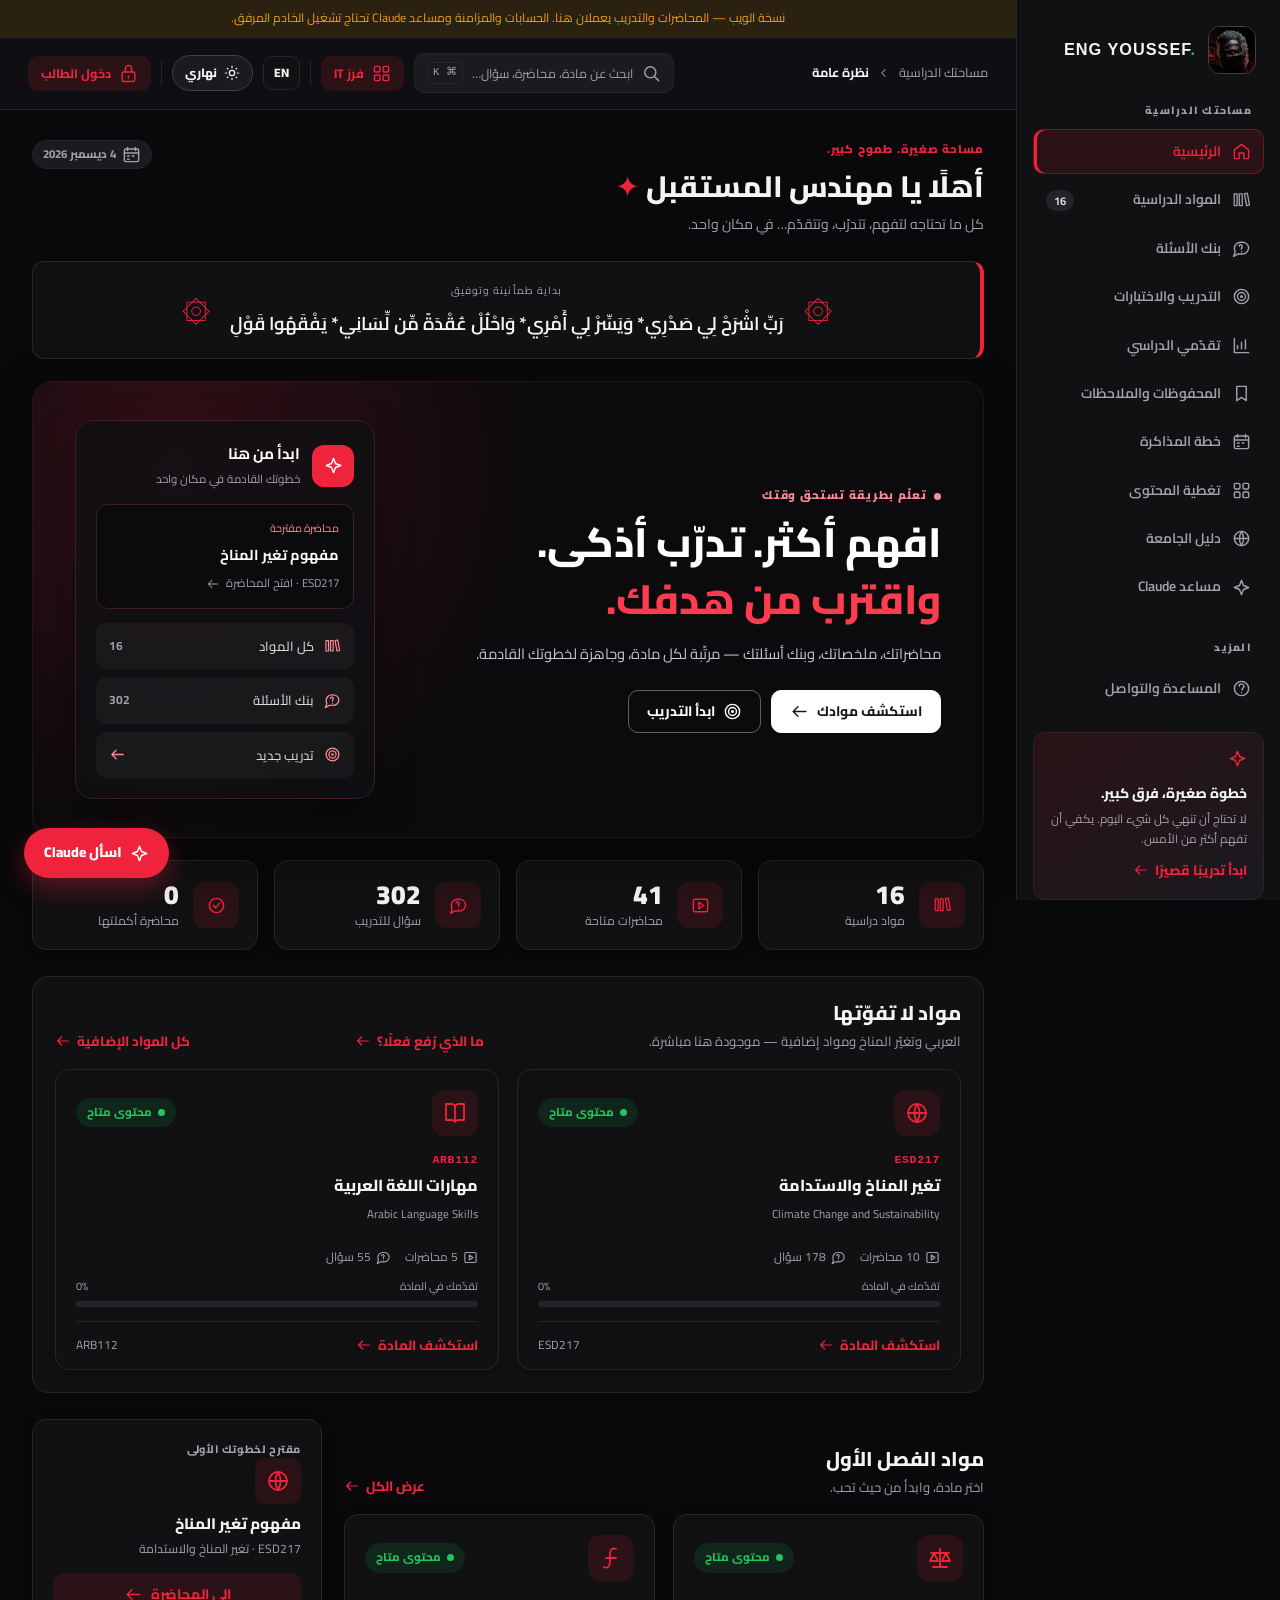
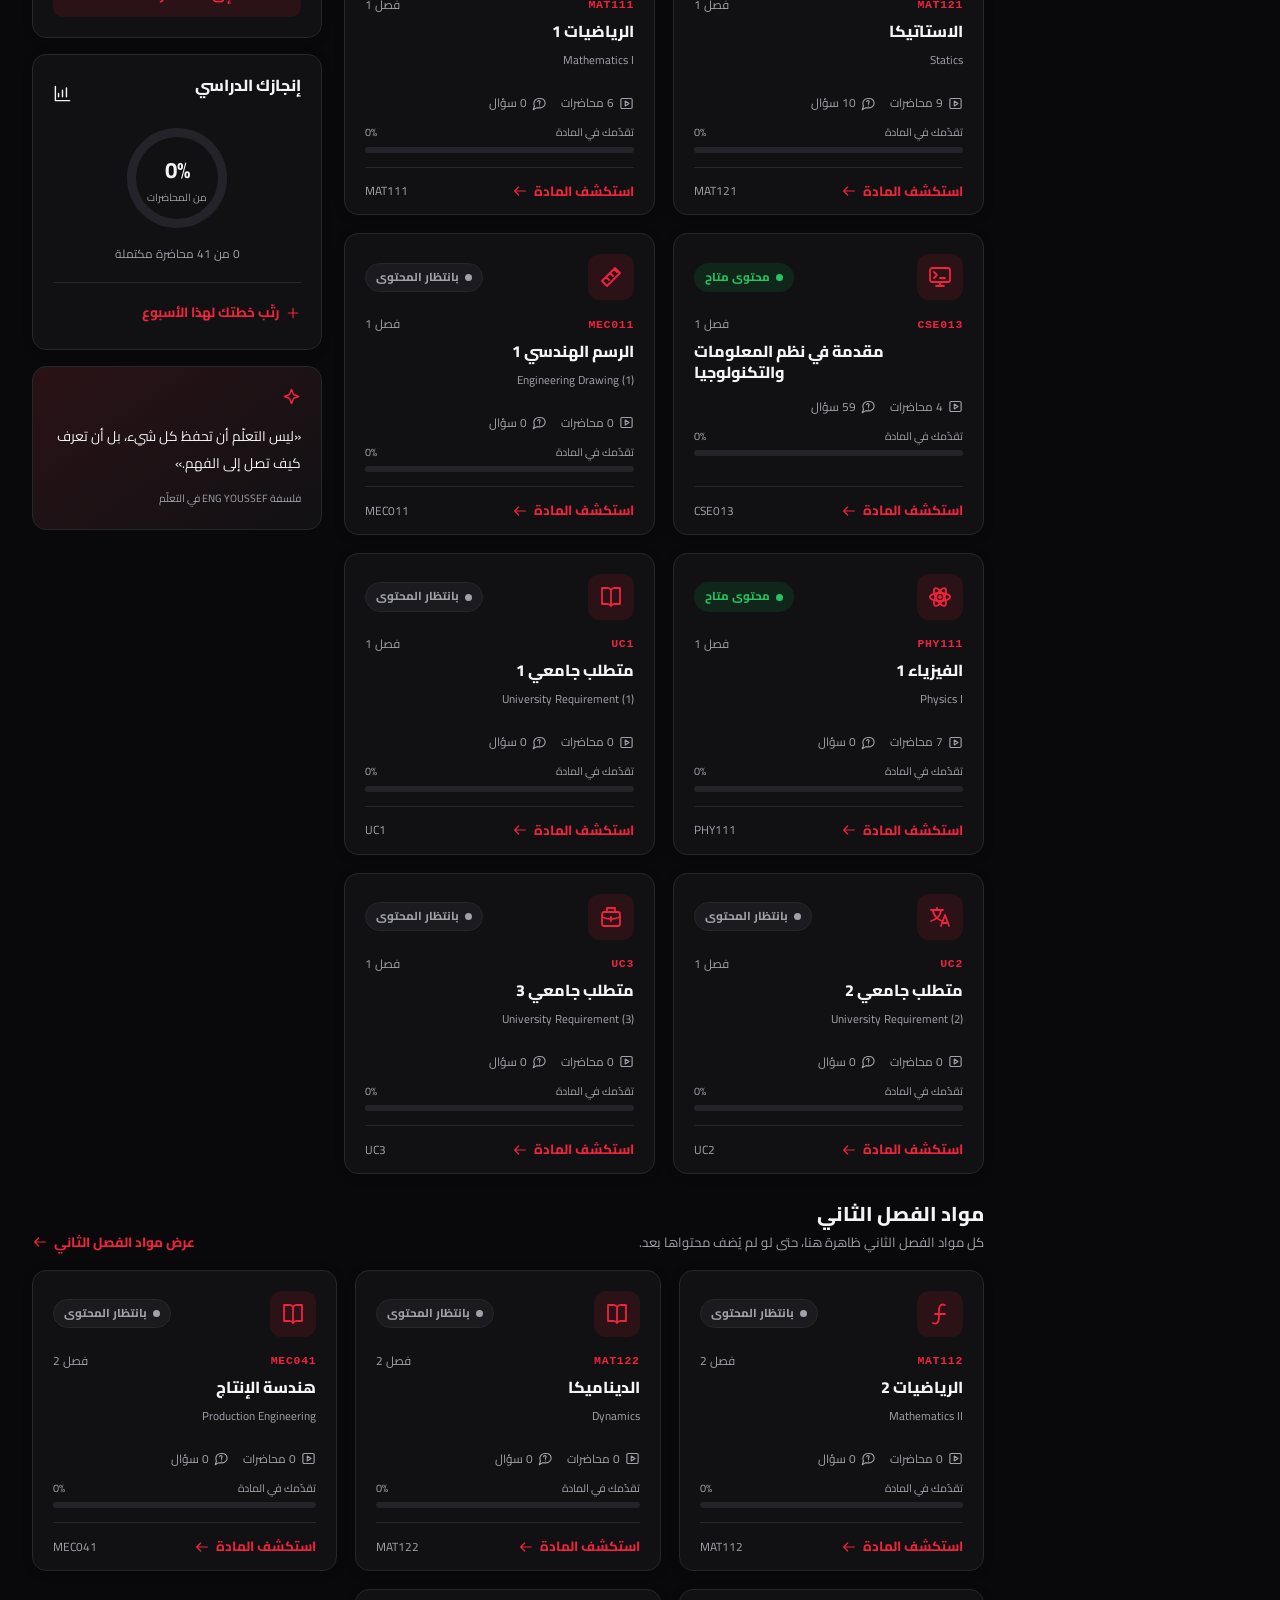
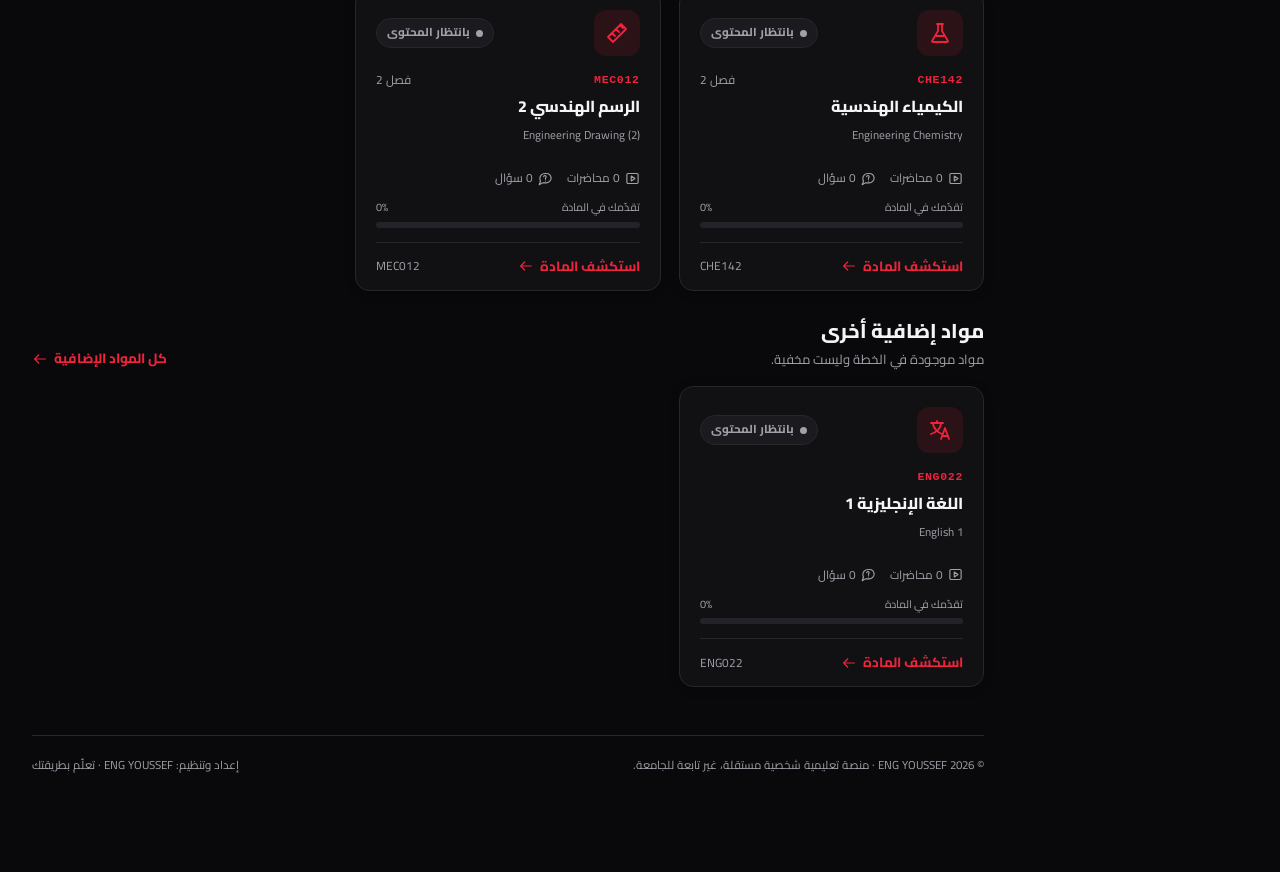
<file: index.html>
<!doctype html>
<html lang="ar" dir="rtl" class="dark" data-theme="dark">
<head>
<meta charset="utf-8"><meta name="viewport" content="width=device-width,initial-scale=1,viewport-fit=cover">
<meta name="theme-color" content="#09090b"><meta name="google" content="notranslate"><meta name="description" content="ENG YOUSSEF — مساحة دراسية مستقلة: مواد مرتبة، بنوك أسئلة، تدريب، ومساعد Claude.">
<title>ENG YOUSSEF | مساحتك للتعلّم</title><link rel="icon" href="assets/favicon.png" type="image/png"><link rel="apple-touch-icon" href="assets/brand-mark-192.png">
<style>html{background:#09090b;color-scheme:dark}</style><link rel="stylesheet" href="app.css?v=3.9.0"><script src="vendor/purify.min.js" defer></script><script src="vendor/marked.umd.js" defer></script><script>window.__STATIC_WEB__=true;</script><script id="method-data" type="application/json">{"version":2,"subjects":[{"id":"esd217","code":"ESD217","name_ar":"تغير المناخ والاستدامة","name_en":"Climate Change and Sustainability","description_ar":"متطلب جامعي — 8 محاضرات: مفهوم تغير المناخ، المناخ مقابل الطقس، طبقات الغلاف الجوي، الشعاب المرجانية والمحيطات، تغير المناخ على مر السنين، أسبابه، النظام المناخي، ومؤشرات المناخ.","description_en":"University requirement — 8 lectures: climate change concept, climate vs weather, atmosphere layers, coral reefs & oceans, climate over years, causes, the climate system, and climate indicators.","icon":"🌍","color":"#2f8f88","light":"#e0f2f0","category":"university","published":true,"order":0,"details":{"ar":{"about":"مقرر ESD217 كامل الجزء الأول: 8 محاضرات، كل محاضرة بملخصها وصورها من الملف وكويز خاص (48 سؤال).","includes":["8 محاضرات مقسّمة","صور مأخوذة من ملف المحاضرة","رسم تفاعلي لطبقات الغلاف الجوي","48 سؤال اختيار من متعدد","تصحيح فوري مع شرح"],"next":"اختر المحاضرة من الشريط جوه الصفحة وابدأ."},"en":{"about":"ESD217 Part 1 complete: 8 lectures, each with its own summary, figures from the lecture file and quiz (48 questions).","includes":["8 split lectures","Figures taken from the lecture PDF","Interactive atmosphere SVG","48 multiple-choice questions","Instant grading with feedback"],"next":"Pick a lecture from the bar inside the page."}},"original_hours":12,"semester":0,"credits":0},{"id":"mat121","code":"MAT121","name_ar":"الاستاتيكا","name_en":"Statics","description_ar":"متطلب هندسي — يغطي مفهوم الميكانيكا وتصنيفاتها، الكميات القياسية والمتجهة، التمثيل البياني للمتجه، وجمع وطرح المتجهات بقاعدتي المثلث ومتوازي الأضلاع مع أمثلة محلولة.","description_en":"Engineering core — mechanics and its branches, scalars vs vectors, vector representation, addition & subtraction by triangle and parallelogram rules with solved examples.","icon":"⚖️","color":"#4a3f8a","light":"#ede8ff","category":"engineering","published":true,"order":1,"details":{"ar":{"about":"محاضرة 1 من مادة الاستاتيكا (MAT121) — المتجهات في الميكانيكا. (أ. أيمن عبد الحميد / د. هيثم عصام)","includes":["8 بطاقات ملخص","شرح تفاعلي 5 خطوات","3 أمثلة محلولة من المحاضرة","اختبار 10 أسئلة + نتيجة فورية"],"next":"ابدأ من أول بطاقة في الملخص وامشي خطوة بخطوة."},"en":{"about":"Lecture 1 of Statics (MAT121) — Vectors for mechanics.","includes":["8 summary cards","5-step interactive walkthrough","3 solved examples","10-question quiz"],"next":"Start from the first summary card."}},"original_hours":14,"semester":1,"credits":3},{"id":"mat111","code":"MAT111","name_ar":"الرياضيات 1","name_en":"Mathematics I","description_ar":"متطلب هندسي — يغطي الدوال ورسومها والنهايات والاتصال والتفاضل وتطبيقاته، بالإضافة إلى الجبر الخطي: الكسور الجزئية والمصفوفات ومعكوسها وحل نظم المعادلات.","description_en":"Engineering core — functions and graphs, limits, continuity, differentiation and applications, plus linear algebra: partial fractions, matrices, inverses and systems of equations.","icon":"∫","color":"#b42318","light":"#fdecea","category":"engineering","published":true,"order":2,"details":{"ar":{"about":"محاضرة 1 من الرياضيات 1 (MAT111) — مقدمة المادة وأسس الأعداد الحقيقية وحل المعادلات والمتباينات. (د. أحمد علي محمد)","includes":["10 بطاقات ملخص","شرح تفاعلي 5 خطوات","أمثلة محلولة من المحاضرة"],"next":"ابدأ ببطاقة عن المادة وتوزيع الدرجات."},"en":{"about":"Lecture 1 of Mathematics 1 (MAT111) — course intro, real numbers, equations and inequalities.","includes":["10 summary cards","5-step walkthrough","Solved examples"],"next":"Start with the course and grading card."}},"original_hours":14,"semester":1,"credits":3},{"id":"cse013","code":"CSE013","material_lang":"en","name_ar":"مقدمة في نظم المعلومات والتكنولوجيا","name_en":"Intro to Information Systems & Technology","description_ar":"متطلب هندسي — يغطي مفهوم النظام ونظام المعلومات، الفرق بين IS و IT، الموارد الخمسة وأنشطة نظام المعلومات، أنواع نظم المعلومات (TPS, PCS, MIS, DSS, EIS)، وأهميته للمهندس والتحديات الأخلاقية.","description_en":"Engineering core — systems and information systems, IS vs IT, the five IS resources and activities, types of IS (TPS, PCS, MIS, DSS, EIS), why engineers need IS, and ethical challenges.","icon":"💻","color":"#0e7a5a","light":"#e0f5ec","category":"engineering","published":true,"order":3,"details":{"ar":{"about":"محاضرة 1 من مادة نظم المعلومات والتكنولوجيا (CSE013) — مقدمة في نظم المعلومات والمهارات الرقمية.","includes":["12 بطاقة ملخص","شرح تفاعلي 5 خطوات","أمثلة من الواقع","اختبار 10 أسئلة + نتيجة فورية"],"next":"ابدأ بتعريف نظام المعلومات."},"en":{"about":"Lecture 1 of Information Systems & Technology (CSE013) — Introduction to Information Systems and Digital Skills.","includes":["12 summary cards","5-step walkthrough","Real-world examples","10-question quiz"],"next":"Start with the IS definition card."}},"original_hours":12,"semester":1,"credits":0,"full_summary_md":"# CSE013 — Complete IT Study Summary\n\n**Intro to Information Systems & Technology · Engineering Information Systems and Digital Skills**\n\nFour lectures · 187 slides. **English — the original language of the uploaded PDFs, not translated.** Every factual line below is a verbatim sentence or phrase from those slides; only the arrangement, headings, tables, grouping and study aids are editorial. Source pages are listed under each section, and the four file hashes are recorded below so any line can be checked against its original.\n\n## At a glance\n\n### What the four lectures cover\n\n- An Information System combines people, hardware, software, data, and networks.\n- Performance depends on the whole system, not one specification alone.\n- Managing an organization’s data resources so people and systems can find and use the information they need.\n- Base determines the digit set and place values. Binary is base 2; decimal base 10; octal base 8; hexadecimal base 16. Convert using place values, repeated division or bit grouping.\n\n### Subject map\n\n| Lecture | Pages | Big question | One thing you must be able to do |\n|---|---|---|---|\n| L1 · Information Systems | 24 | What is an Information System? | Define an Information System (IS) and distinguish IS from Information Technology (IT). |\n| L2 · Hardware & Software | 43 | What is a computer system? | Explain the roles of the CPU, ALU, Control Unit, registers, cache, RAM and storage. |\n| L3 · Data Resource Management | 82 | What is data resource management? | Explain why organizations need reliable, well-managed data. |\n| NUM · Number Systems & ASCII | 38 | What is a number system? | Explain decimal, binary, octal and hexadecimal; convert between bases. |\n\n### How the pieces connect\n\n- Information systems connect people, technology, data, and processes.\n- Hardware and software work together in engineering environments.\n- Reliable decisions depend on reliable data.\n- Digital circuits can reliably represent two states.\n\n### Sources — the four uploaded files\n\n| Original file | Stored as | Pages | SHA-256 |\n|---|---|---|---|\n| `IT_lecture_1_2026.pdf` | `cse013-lecture-1-intro.pdf` | 24 | `37da860d2583855af8860a7a26acfa7ea4646511e4f1e1ea6a589621079b7837` |\n| `IT_lecture_2_2026.pdf` | `cse013-lecture-2-hardware.pdf` | 43 | `ff51f5a3d302ec497cd5a8c876d9e86ee90cf2cbfff0bb00b537a33e8484a50a` |\n| `IT_lecture_3_2026.pdf` | `cse013-lecture-3-data.pdf` | 82 | `80f0e7fafdc44d17bf98741bf8f1d8047fbff1d795047c2d71357536e340880e` |\n| `IT_Number_Systems.pdf` | `cse013-number-systems.pdf` | 38 | `bcaaebb307299a7ca5963df121644386d191a023dad3aba82733056c45dec38b` |\n\n## Lecture 1 | Introduction to Information Systems\n\n*Source: `IT_lecture_1_2026.pdf`, pp. 4–23*\n\n### In one line\n\n> Key idea: an IS is more than a computer or a software application.\n\n### What you must be able to do\n\n- Define an Information System (IS) and distinguish IS from Information Technology (IT).\n- Identify the five major resources of an information system.\n- Explain the basic activities of an information system.\n- Recognize major types of information systems used by organizations.\n- Explain why information systems matter to engineers.\n- Identify ethical challenges associated with the use of information technology.\n\n### From system to information system\n\n| Concept | What the slides say |\n|---|---|\n| System | A system is a group of interrelated components working together toward a common goal. |\n| Boundary | A system has a defined boundary and interacts with its environment. |\n| Definition of IS | An organized combination of people, hardware, software, communications networks, and data resources that stores, retrieves, transforms, and disseminates information. |\n\n- Input — capturing and assembling elements that enter the system\n- Processing — transforming inputs into outputs\n- Output — delivering the results to their destination\n- Feedback and control — monitoring performance and guiding the system\n\n*Source: `IT_lecture_1_2026.pdf`, p. 4, p. 6*\n\n### IS vs IT — the distinction students lose marks on\n\n|  | Information Systems (IS) | Information Technology (IT) |\n|---|---|---|\n| Scope | Information Systems (IS) is a broader framework that combines that technology with people, data, and business processes to achieve organizational goals | Information Technology (IT) focuses on the physical tools and infrastructure (like hardware, software, and networks) |\n| Contains | Includes people, processes, hardware, software, data, and networks. | Includes hardware, software, networks, and related technologies. |\n| Focus | Focuses on how these elements work together. | IT is a major part of an information system—not the whole system. |\n\n*Source: `IT_lecture_1_2026.pdf`, p. 7*\n\n### The five major IS resources\n\n| Resource | What it means |\n|---|---|\n| People | Users & specialists |\n| Hardware | Physical devices |\n| Software | Instructions & programs |\n| Data | Facts & observations |\n| Networks | Communication resources |\n\n### What an information system does\n\nExample: University registration → student data entered → system processes registration → timetable/records produced → data stored → rules and checks control the process.\n\n*Source: `IT_lecture_1_2026.pdf`, pp. 8–9*\n\n### Types of information systems\n\n| Family | Systems named in the slides | What they support |\n|---|---|---|\n| Operations Support Systems | Transaction Processing Systems (TPS) | Support day-to-day operations and transactions. |\n| Operations Support Systems | Process Control Systems (PCS) |  |\n| Operations Support Systems | Enterprise Collaboration Systems |  |\n| Management Support Systems | Management Information Systems (MIS) | Support analysis, reporting, and decision making. |\n| Management Support Systems | Decision Support Systems (DSS) |  |\n| Management Support Systems | Executive Information Systems (EIS) |  |\n\nA Transaction Processing System (TPS) is a software-based information system that collects, stores, modifies, and retrieves routine daily business transactions.\n\nA Process Control System (PCS) is an industrial automation network that monitors and regulates physical variables like temperature, pressure, and flow rates to keep manufacturing and production facilities running safely and efficiently\n\n*Source: `IT_lecture_1_2026.pdf`, pp. 11–16*\n\n### Why engineers need this\n\n- Engineering work is increasingly connected to digital information and networked systems.\n- Engineers use information systems for design, manufacturing, maintenance, project management, communication, and decision making.\n- Understanding IS helps engineers communicate effectively with IT specialists and other organizational functions.\n\n### Ethical challenges to name\n\n- Privacy — who should have access to personal or organizational data?\n- Accuracy — how do we ensure that information is correct and reliable?\n- Intellectual property — who owns software, data, images, and digital content?\n- Security — how do we protect systems and information from misuse?\n- Responsible use — how should people behave when using organizational technology?\n\n*Source: `IT_lecture_1_2026.pdf`, pp. 10, 18–19*\n\n### Exam focus\n\n- An Information System combines people, hardware, software, data, and networks.\n- IS transforms data into useful information through input, processing, output, storage, and control.\n- Information systems support both organizational operations and management decision making.\n- Engineers interact with information systems throughout their education and professional careers.\n- Technology must be used effectively, securely, and ethically.\n\n### Exit ticket — can you answer these?\n\n- 1. What is the difference between an Information System and Information Technology?\n- 2. Name the five major IS resources.\n- 3. Give one example of an Information System used by an engineer.\n- 4. Identify one ethical issue related to information technology.\n- 5. In one sentence: Why does an engineer need to understand Information Systems?\n\n*Source: `IT_lecture_1_2026.pdf`, pp. 20, 23*\n\n## Lecture 2 | Computer Hardware, Software & Architecture\n\n*Source: `IT_lecture_2_2026.pdf`, pp. 4–43*\n\n### In one line\n\n> A computer system is more than a CPU.\n\n### What you must be able to do\n\n- Identify the main functional components of a computer system.\n- Explain the roles of the CPU, ALU, Control Unit, registers, cache, RAM and storage.\n- Describe the instruction cycle and the purpose of buses.\n- Explain the memory hierarchy and basic factors affecting performance.\n- Distinguish system software from application software.\n- Recognize the roles of operating systems, programming languages and translation tools.\n- Connect hardware and software to common engineering applications.\n\n### The five functional groups\n\n| Group | Job | Examples |\n|---|---|---|\n| 1 INPUT | Receives data and commands | Keyboard • mouse • scanner |\n| 2 PROCESSING | Transforms data | CPU • ALU • Control Unit |\n| 3 MEMORY & STORAGE | Holds active data and saved files | RAM • cache • SSD • HDD |\n| 4 OUTPUT | Presents results | Monitor • printer • display |\n| CONTROL | CONTROL CPU and system software coordinate system activities. |  |\n\n*Source: `IT_lecture_2_2026.pdf`, p. 5*\n\n### Inside the CPU — who does what\n\n| Part | What it does |\n|---|---|\n| CPU | Executes instructions and coordinates processing. |\n| ALU | The ALU performs arithmetic and logical operations required by instructions. |\n| Control Unit | It manages the sequence; it does not perform the main arithmetic calculations. |\n| Registers | Very small storage locations inside the CPU. • Hold data, instructions, addresses or intermediate results. • Give the CPU immediate access to information it is using. |\n| Cache | High-speed memory close to the CPU. • Stores frequently used data and instructions. • Reduces CPU waiting time. • Smaller than RAM, but typically faster. |\n\n*Source: `IT_lecture_2_2026.pdf`, pp. 7–11*\n\n### The instruction cycle\n\n| Stage | What happens |\n|---|---|\n| 1 FETCH | The CPU obtains the next instruction from memory. |\n| 2 DECODE | The instruction is interpreted to determine what is required. |\n| 3 EXECUTE | The CPU performs the required operation. |\n| 4 STORE / UPDATE | The result is stored or the program state is updated. |\n\nThe cycle repeats while a program runs.\n\n*Source: `IT_lecture_2_2026.pdf`, p. 12*\n\n### Buses\n\n| Bus | Job |\n|---|---|\n| DATA BUS | Carries data between components. |\n| ADDRESS BUS | Identifies the location being accessed. |\n| CONTROL BUS | Carries signals that coordinate operations. |\n\n*Source: `IT_lecture_2_2026.pdf`, p. 13*\n\n### Memory vs storage — the classic contrast\n\n|  | Memory (RAM and cache) | Storage (SSD and HDD) |\n|---|---|---|\n| Role | Supports programs while they are running. • Fast access to active data. • RAM is usually volatile: its contents are lost when power is off. | Keeps files and programs long term. • Retains information when power is off. • Usually has more capacity than RAM. • SSDs have no moving parts and are generally faster than HDDs. |\n| Speed / size | Cache is smaller and closer to the CPU. | Usually has more capacity than RAM. |\n| Volatility | RAM is usually volatile: its contents are lost when power is off. | Retains information when power is off. |\n\n### Memory hierarchy (fastest → largest)\n\n| Level | What the slides say |\n|---|---|\n| REGISTERS | Smallest and fastest; inside the CPU. |\n| CACHE | Very fast; keeps frequently used data near the CPU. |\n| RAM | Larger working area for active programs and data. |\n| SSD / HDD | Long-term storage; usually larger but slower than RAM. |\n\nIn general, moving closer to the CPU means faster access and smaller capacity.\n\n*Source: `IT_lecture_2_2026.pdf`, pp. 14–15*\n\n### Architecture vs organization\n\n| Term | What it describes | Examples |\n|---|---|---|\n| Computer architecture | The features visible to a programmer or system designer. | Instruction set |\n| Computer organization | How the hardware is arranged to implement the architecture. | CPU components and internal connections |\n\n*Source: `IT_lecture_2_2026.pdf`, p. 6*\n\n### Performance and cores\n\n- Performance depends on the whole system, not one specification alone.\n- Multiple cores can support work in parallel when software allows it.\n- More cores do not automatically make every program faster.\n- Both approaches are used in real processors; performance depends on the complete design.\n\n*Source: `IT_lecture_2_2026.pdf`, pp. 19–21*\n\n### Software: system vs application\n\n| Type | What it does | Examples |\n|---|---|---|\n| System software | Manages computer resources and provides a platform for applications. | Examples: operating systems, utilities and device drivers. |\n| Application software | Helps users complete specific tasks. | Examples: CAD, spreadsheets, browsers, MATLAB and engineering simulation tools. |\n\n### Operating system — main functions\n\n- Provides a user interface.\n- Manages processes and tasks.\n- Allocates memory.\n- Organizes files and storage.\n- Manages devices.\n- Supports security and access control.\n\n*Source: `IT_lecture_2_2026.pdf`, pp. 22–24*\n\n### Programming languages and translation tools\n\n| Tool / level | What the slides say |\n|---|---|\n| Programming language | A formal way to give instructions to a computer. |\n| Machine language | Instructions represented at the machine level; difficult for humans to write. |\n| Assembly language | Uses symbolic instructions and is closely related to hardware. |\n| High-level languages | Closer to human language and easier to use for complex applications. |\n| COMPILER | Translates a program into a form that can be executed. |\n| INTERPRETER | Reads and executes program instructions during execution. |\n| ASSEMBLER | Translates assembly-language instructions into machine code. |\n| PYTHON | A good introductory choice for data analysis, automation and AI. |\n| C / C++ | Efficient and widely used for embedded systems and hardware- oriented applications. |\n| MATLAB | Useful for numerical computing, matrices, modelling, simulation and data analysis. |\n\n*Source: `IT_lecture_2_2026.pdf`, pp. 26–29*\n\n### Worked example — temperature-control system\n\n1. A temperature sensor measures the process.\n2. An interface sends the measurement to a controller.\n3. The program compares the value with a target or limit.\n4. A display shows the result; a controller may activate an actuator.\n\nHardware collects and acts on signals; software defines the decision logic.\n\n*Source: `IT_lecture_2_2026.pdf`, p. 32*\n\n### Exam focus\n\n- A computer system combines input, processing, memory/storage, output and control.\n- The CPU uses the ALU, Control Unit, registers and cache to execute instructions.\n- The instruction cycle includes fetching, decoding and executing instructions.\n- Memory supports active work; storage keeps files long term.\n- Operating systems manage resources; applications perform tasks.\n- Programming tools support analysis, simulation, automation and embedded systems.\n- Engineering performance depends on the complete hardware–software system.\n\n*Source: `IT_lecture_2_2026.pdf`, p. 42*\n\n## Lecture 3 | Data Resource Management\n\n*Source: `IT_lecture_3_2026.pdf`, pp. 4–80*\n\n### In one line\n\n> Managing an organization’s data resources so people and systems can find and use the information they need.\n\n### What you must be able to do\n\n- Explain why organizations need reliable, well-managed data.\n- Distinguish characters, fields, records, files and databases.\n- Explain the problems of separate file-processing systems.\n- Describe the role of a Database Management System (DBMS).\n- Recognize database types, data warehouses and data mining.\n- Read a simple relational table and understand keys and relationships.\n- Explain basic steps in planning and developing a database.\n\n### From raw data to a decision\n\n| Step | What the slides say |\n|---|---|\n| DATA | Individual facts or measurements. |\n| PROCESSING | Organizing, checking, combining or calculating data. |\n| INFORMATION | A meaningful result. |\n| DECISION | Use the information to choose an action, such as checking a cooling system. |\n\nReliable decisions depend on reliable data.\n\n*Source: `IT_lecture_3_2026.pdf`, p. 5*\n\n### The data hierarchy — small to large\n\n| Level | Definition |\n|---|---|\n| CHARACTER | One symbol, such as A, 7 or #. |\n| FIELD | One item of information, such as Student_ID or Temperature. |\n| RECORD | A group of related fields describing one item or event. |\n| FILE / DATABASE | A file groups related records; a database organizes related data for shared use. |\n\n### Entities, attributes and relationships\n\n| Term | Definition |\n|---|---|\n| Entity | A person, place, object or event about which data is stored. |\n| Attribute | A characteristic of an entity. |\n| Relationship | A student can enrol in several courses, and a course can include many students. |\n\n*Source: `IT_lecture_3_2026.pdf`, pp. 6, 9–10*\n\n### What a database is\n\n- Data is arranged in a planned structure.\n- Data elements connect to a common topic or process.\n- Different users or applications can access appropriate data.\n- Data can be added, updated, searched and protected.\n\n### Traditional file processing — the four problems\n\n| Problem | What it means |\n|---|---|\n| REDUNDANCY | The same data is stored more than once. |\n| INCONSISTENCY | Copies may show different values after updates. |\n| LIMITED SHARING | Combining information from separate files can be difficult. |\n| DATA DEPENDENCE | A change in file structure may require changes to programs. |\n\n### The DBMS answer\n\n| DBMS task | What the slides say |\n|---|---|\n| Definition | Software that helps create, maintain, query and control access to a database. |\n| QUERY | Ask for selected data that meets conditions. |\n| REPORT | Present results in a structured format. |\n| MAINTAIN | Add new records and correct existing values. |\n| DEVELOP | Support applications that use the database. |\n| Query | A request to retrieve data. |\n| Report | A formatted presentation of information. |\n\nA DBMS is the software layer between users/applications and the database.\n\n*Source: `IT_lecture_3_2026.pdf`, pp. 13–21*\n\n### Database types, warehouse, marts and mining\n\n| Concept | What the slides say |\n|---|---|\n| Operational database | Stores detailed data needed for day-to-day operations. |\n| Distributed / external | Distributed: data is stored or replicated across connected sites. External: data is obtained from outside sources or services. |\n| Hypermedia database | Linked pages or items that may include text, images, audio, video and other media. |\n| Data warehouse | A large repository that brings data together from different operational and other sources for analysis. |\n| Data mart | A focused subset of data for a particular department or topic. |\n| Data mining | Analyzing large collections of data to identify patterns or trends. |\n\n*Source: `IT_lecture_3_2026.pdf`, pp. 22–28*\n\n### Structures and keys\n\n| Topic | What the slides say |\n|---|---|\n| Relational | Data is organized in tables made of rows and columns. |\n| Hierarchical | Hierarchical: tree-like relationships. |\n| Network | Network: records can have multiple links. |\n| Object-oriented | Object-oriented: supports complex objects and associated operations. |\n| Primary key | A field (or set of fields) that uniquely identifies each record. |\n| Foreign key | A field that refers to a key in another table to connect related records. |\n\nKeys help link records while keeping data organized.\n\n*Source: `IT_lecture_3_2026.pdf`, pp. 30–35*\n\n### Building a database\n\n| Stage | What the slides say |\n|---|---|\n| PLAN | Identify users, tasks and information needs. |\n| MODEL | Define entities, attributes, keys and relationships. |\n| BUILD & TEST | Create the structure, enter test data and check queries. |\n| MAINTAIN | Correct data, manage access, back up and improve the system. |\n\n### Quality, views and protection\n\n| Topic | What the slides say |\n|---|---|\n| Metadata | Data about data. |\n| Data dictionary | A catalog describing data fields, formats, meanings, allowed values and relationships. |\n| Logical view | What data is stored and how the data elements relate. |\n| Physical view | How the database is stored and accessed by the computer system. |\n| Data quality | A database cannot make poor input data trustworthy by itself. |\n| Responsible access | Give users only the access they need. |\n\n*Source: `IT_lecture_3_2026.pdf`, pp. 37–41*\n\n### Exam focus\n\n- Data resource management organizes data so people can use it reliably.\n- Characters, fields, records, files and databases are related levels of data organization.\n- Separate files can create duplication, inconsistency, limited sharing and data dependence.\n- A DBMS supports database creation, maintenance, queries, reports and access control.\n- Relational databases use tables connected by keys and relationships.\n- Data warehouses support analysis; data mining looks for useful patterns.\n- Database planning, modeling, testing, quality and protection are all important.\n\n*Source: `IT_lecture_3_2026.pdf`, p. 79*\n\n## Number Systems, Binary & ASCII\n\n*Source: `IT_Number_Systems.pdf`, pp. 3–37*\n\n### In one line\n\n> Base determines the digit set and place values. Binary is base 2; decimal base 10; octal base 8; hexadecimal base 16. Convert using place values, repeated division or bit grouping.\n\n### What you must be able to do\n\n- Explain decimal, binary, octal and hexadecimal; convert between bases.\n- Explain ASCII and distinguish it from Unicode.\n\n### Bits, bytes and words\n\n| Term | What the slides say |\n|---|---|\n| Bit | Bit: one binary digit, 0 or 1. |\n| Nibble | Nibble: 4 bits. |\n| Byte | Byte: 8 bits. |\n| Word | A word is the natural data size a processor handles as a unit. Word size depends on processor design; common examples are 32-bit and 64-bit architectures. |\n| Two states | ON/OFF; HIGH/LOW voltage; TRUE/FALSE. These states can be represented by 1 and 0. |\n\n*Source: `IT_Number_Systems.pdf`, pp. 3–4*\n\n### The four bases at a glance\n\n| System | Base | Digits / place values |\n|---|---|---|\n| Decimal | 10 | Decimal uses digits 0 to 9. |\n| Binary | 2 | Binary uses only 0 and 1. |\n| Octal | 8 | Octal uses digits 0 to 7. |\n| Hexadecimal | 16 | Hexadecimal uses 16 symbols: 0–9 and A–F. |\n\nThe value stays the same; only the representation changes. Use a base label when comparing systems.\n\n*Source: `IT_Number_Systems.pdf`, pp. 5–7, 14–15, 19*\n\n### Equivalent values — memorise this row\n\n| Decimal | Binary | Octal | Hexadecimal |\n|---|---|---|---|\n| Decimal: 26₁₀ | Binary: 11010₂ | Octal: 32₈ | Hexadecimal: 1A₁₆ |\n\n### Conversion recipes\n\n| Goal | Method / worked example |\n|---|---|\n| Binary → decimal | 1×16 + 1×8 + 0×4 + 1×2 + 0×1 = 26₁₀ |\n| Decimal → binary | Use repeated division by 2 and record remainders. |\n| Decimal → binary (check) | 10110₂ = 16 + 0 + 4 + 2 + 0 = 22₁₀. Always convert back to check. |\n| Binary → hex | Each group of four bits maps to one hex digit. |\n| Binary → octal | Group binary digits into sets of three. |\n| Hex → binary | 3A₁₆: 3=0011; A=1010. So 3A₁₆ = 00111010₂. Leading zeros can show complete groups. |\n| Octal → binary | 47₈: 4=100; 7=111. So 47₈ = 100111₂. |\n\nCorrect: 4 for hex, 3 for octal.\n\n*Source: `IT_Number_Systems.pdf`, pp. 8–10, 16–18, 30*\n\n### Binary arithmetic and fractions\n\n- 0+0=0\n- 0+1=1\n- 1+0=1\n- 1+1=10₂\n- For 1+1, write 0 and carry 1.\n- 1×2¹ + 0×2⁰ + 1×2⁻¹ = 2.5₁₀. Some decimal fractions repeat in binary.\n\n*Source: `IT_Number_Systems.pdf`, pp. 12–13*\n\n### ASCII, Unicode and how text is stored\n\n| Topic | What the slides say |\n|---|---|\n| Definition | ASCII is a character-coding standard assigning numeric codes to English letters, digits, punctuation and control characters. |\n| Range | Standard ASCII uses 7 bits, giving 128 values: 0–127. Codes 0–31 and 127 are control codes; printable characters include letters, digits and punctuation. |\n| Key codes | A = 65; B = 66; Z = 90 |\n| Lowercase | a = 97; b = 98; z = 122 |\n| Digits | 0 = 48; 1 = 49 |\n| Space | Space = 32 |\n| Character ≠ number | Digits 0–9 are consecutive codes. A–Z are consecutive. a–z are consecutive. Character “5” is not the same as numeric value 5. |\n| ASCII limitation | Standard ASCII covers a limited set, mainly English text and control functions. It does not include most Arabic letters or many other writing systems. |\n| Unicode | Unicode assigns code points across many writing systems and symbols. |\n| UTF-8 | UTF-8 is a widely used Unicode encoding; ASCII characters use the same byte values in UTF-8. |\n| Stored text | O → ASCII 79 → binary 01001111 |\n| Encoding definition | Character encoding maps characters—letters, digits and punctuation— to numeric code values that can be stored and processed. |\n\n*Source: `IT_Number_Systems.pdf`, pp. 20–26*\n\n### Ranges and the mistakes examiners set\n\n- With n bits, an unsigned number represents 0 to 2ⁿ−1.\n- 8 bits: 0–255\n- 16 bits: 0–65,535\n- For n-bit two’s-complement integers, range is −2ⁿ⁻¹ to 2ⁿ⁻¹−1. For 8 bits: −128 to +127.\n- Correct: 4 for hex, 3 for octal.\n- Confusing character code with numeric value; assuming standard ASCII includes Arabic or all accented letters; assuming every encoding always uses one byte.\n\n*Source: `IT_Number_Systems.pdf`, pp. 27–28, 30*\n\n### Method reminders + exam focus\n\n- Binary→decimal: add active powers of 2. Decimal→binary: repeated division or powers of 2. Hex→decimal: powers of 16. Binary→octal: groups of 3. Binary→hex: groups of 4.\n- Computers represent data using bits. ASCII maps a limited character set to codes. Unicode supports many writing systems. The same bits can have different meanings depending on the format.\n- Exit ticket: convert 100101₂ to decimal and explain one difference between ASCII and Unicode.\n\n*Source: `IT_Number_Systems.pdf`, pp. 32, 37*\n\n## Cheat sheet\n\nEverything on this page is verbatim from the slides — a last-minute revision card.\n\n### Lecture 1 — five resources / five activities\n\n| Five IS resources | Five IS activities |\n|---|---|\n| PEOPLE | INPUT |\n| HARDWARE | PROCESS |\n| SOFTWARE | OUTPUT |\n| DATA | STORAGE |\n| NETWORKS | CONTROL |\n\n### Lecture 2 — CPU, cycle, buses\n\n| Item | One-line answer |\n|---|---|\n| ALU | The ALU performs arithmetic and logical operations required by instructions. |\n| Control Unit | It manages the sequence; it does not perform the main arithmetic calculations. |\n| Instruction cycle | 1 FETCH · 2 DECODE · 3 EXECUTE · 4 STORE / UPDATE |\n| Buses | A bus is a communication path inside a computer. |\n| Memory hierarchy | Registers → Cache → RAM → SSD / HDD |\n| RAM vs storage | RAM is usually volatile: its contents are lost when power is off. |\n\n### Lecture 3 — hierarchy and keys\n\n| Item | One-line answer |\n|---|---|\n| Hierarchy | CHARACTER → FIELD → RECORD → FILE / DATABASE |\n| Primary key | A field (or set of fields) that uniquely identifies each record. |\n| Foreign key | A field that refers to a key in another table to connect related records. |\n| 4 file problems | REDUNDANCY · INCONSISTENCY · LIMITED SHARING · DATA DEPENDENCE |\n| DBMS | Software that helps create, maintain, query and control access to a database. |\n\n### Number systems — the table to remember\n\n| Base | Digits | Example |\n|---|---|---|\n| 2 Binary | Binary uses only 0 and 1. | Binary: 11010₂ |\n| 8 Octal | Octal uses digits 0 to 7. | Octal: 32₈ |\n| 10 Decimal | Decimal uses digits 0 to 9. | Decimal: 26₁₀ |\n| 16 Hex | Hexadecimal uses 16 symbols: 0–9 and A–F. | Hexadecimal: 1A₁₆ |\n\n| ASCII | Decimal code |\n|---|---|\n| Space | Space = 32 |\n| 0 / 1 | 0 = 48; 1 = 49 |\n| A / Z | A = 65; B = 66; Z = 90 |\n| a / z | a = 97; b = 98; z = 122 |\n\n| Unsigned range | Values |\n|---|---|\n| 4 bits | 4 bits: 0–15 |\n| 8 bits | 8 bits: 0–255 |\n| 16 bits | 16 bits: 0–65,535 |\n\n### Common confusions — do not mix these up\n\n| Do not confuse | The slides say |\n|---|---|\n| ALU vs Control Unit | It manages the sequence; it does not perform the main arithmetic calculations. |\n| IS vs IT | IT is a major part of an information system—not the whole system. |\n| Memory vs storage | Think: active working space versus long-term retention. |\n| ASCII vs Unicode | Standard ASCII covers a limited set, mainly English text and control functions. It does not include most Arabic letters or many other writing systems. |\n| Hex vs octal grouping | Correct: 4 for hex, 3 for octal. |\n| Character \"5\" vs value 5 | Digits 0–9 are consecutive codes. A–Z are consecutive. a–z are consecutive. Character “5” is not the same as numeric value 5. |\n| Query vs report | Queries retrieve selected data; reports present results for people to review. |\n\n## Practice & answer keys\n\nWhere the practice and worked answers live in the original PDFs. The 59 CSE013 questions in the platform question bank come from these pages.\n\n| Lecture | Practice pages | Answer key / worked answers |\n|---|---|---|\n| L1 | pp. 21–23 (activities, quick practice, exit ticket) | Open-ended exit ticket — no MCQ key |\n| L2 | pp. 33–34, 35–40 (review MCQs) | p. 41 |\n| L3 | pp. 70–71, 72–77 (review MCQs) | p. 78 |\n| Number systems | pp. 31, 34–35 (guided practice + quick quizzes) | pp. 32–33, 36 |\n\n### Worked answers to check your method\n\n- 1. 101101₂ = 45₁₀\n- 2. 37₁₀ = 100101₂\n- 3. 7B₁₆ = 7×16 + 11 = 123₁₀\n- 4. 110111₂ = 67₈\n- 5. 10101111₂ = AF₁₆\n- 6. A=65; a=97.\n- 7. A = 01000001 (8-bit).\n- 8. ASCII is a limited 7-bit standard; Unicode covers many writing systems.\n- 9. 2⁸ = 256 values (0–255).\n- 10. Examples: sensor readings, embedded controllers, communication or file storage.\n\n*Source: `IT_Number_Systems.pdf`, pp. 32–33*\n","full_summary_file":"CSE013-FULL-SUMMARY.md","interactive_modules":[{"id":"l1-is-activities","chapter":"l1","lecture_id":"cse013-intro","title":"What does an Information System do?","source":"IT_lecture_1_2026.pdf, pp. 4, 9","boxes":["INPUT","PROCESS","OUTPUT","STORAGE","CONTROL"],"steps":[{"label":"INPUT","text":"Input — capturing and assembling elements that enter the system","svg":"content/diagrams/l1-is-activities-s1.svg"},{"label":"PROCESS","text":"Processing — transforming inputs into outputs","svg":"content/diagrams/l1-is-activities-s2.svg"},{"label":"OUTPUT","text":"Output — delivering the results to their destination","svg":"content/diagrams/l1-is-activities-s3.svg"},{"label":"STORAGE","text":"Example: University registration → student data entered → system processes registration → timetable/records produced → data stored → rules and checks control the process.","svg":"content/diagrams/l1-is-activities-s4.svg"},{"label":"CONTROL","text":"Feedback and control — monitoring performance and guiding the system","svg":"content/diagrams/l1-is-activities-s5.svg"}],"reveal":[{"front":"What is an Information System?","back":"An organized combination of people, hardware, software, communications networks, and data resources that stores, retrieves, transforms, and disseminates information."},{"front":"The Five Major IS Resources","back":"Communication resources"}],"quiz":["cse013-l1-q1","cse013-l1-q2"]},{"id":"l1-is-vs-it","chapter":"l1","lecture_id":"cse013-intro","title":"Information Systems vs. Information Technology","source":"IT_lecture_1_2026.pdf, p. 7","boxes":["Information Systems (IS)","Information Technology (IT)","Includes people, processes, hardware, software,","Includes hardware, software, networks, and"],"steps":[{"label":"Information Systems (IS)","text":"Information Systems (IS) is a broader framework that combines that technology with people, data, and business processes to achieve organizational goals","svg":"content/diagrams/l1-is-vs-it-s1.svg"},{"label":"Information Technology (IT)","text":"Information Technology (IT) focuses on the physical tools and infrastructure (like hardware, software, and networks)","svg":"content/diagrams/l1-is-vs-it-s2.svg"},{"label":"Includes people, processes, hardware, software,","text":"Includes people, processes, hardware, software, data, and networks.","svg":"content/diagrams/l1-is-vs-it-s3.svg"},{"label":"Includes hardware, software, networks, and","text":"Includes hardware, software, networks, and related technologies.","svg":"content/diagrams/l1-is-vs-it-s4.svg"}],"reveal":[{"front":"Information Systems (IS)","back":"Focuses on how these elements work together."},{"front":"Information Technology (IT)","back":"IT is a major part of an information system—not the whole system."}],"quiz":["cse013-l1-q3","cse013-l1-q4"]},{"id":"l2-instruction-cycle","chapter":"l2","lecture_id":"cse013-hardware","title":"The instruction cycle","source":"IT_lecture_2_2026.pdf, p. 12","boxes":["1 FETCH","2 DECODE","3 EXECUTE","4 STORE / UPDATE"],"steps":[{"label":"1 FETCH","text":"The CPU obtains the next instruction from memory.","svg":"content/diagrams/l2-instruction-cycle-s1.svg"},{"label":"2 DECODE","text":"The instruction is interpreted to determine what is required.","svg":"content/diagrams/l2-instruction-cycle-s2.svg"},{"label":"3 EXECUTE","text":"The CPU performs the required operation.","svg":"content/diagrams/l2-instruction-cycle-s3.svg"},{"label":"4 STORE / UPDATE","text":"The result is stored or the program state is updated.","svg":"content/diagrams/l2-instruction-cycle-s4.svg"}],"reveal":[{"front":"The instruction cycle","back":"The cycle repeats while a program runs."},{"front":"Inside the CPU: Control Unit (CU)","back":"It manages the sequence; it does not perform the main arithmetic calculations."}],"quiz":["cse013-l2-q1","cse013-l2-q2"]},{"id":"l2-memory-hierarchy","chapter":"l2","lecture_id":"cse013-hardware","title":"Memory hierarchy: speed, size and cost","source":"IT_lecture_2_2026.pdf, pp. 14–15","boxes":["Registers","Cache","RAM","SSD / HDD"],"steps":[{"label":"Registers","text":"Smallest and fastest; inside the CPU.","svg":"content/diagrams/l2-memory-hierarchy-s1.svg"},{"label":"Cache","text":"Very fast; keeps frequently used data near the CPU.","svg":"content/diagrams/l2-memory-hierarchy-s2.svg"},{"label":"RAM","text":"Larger working area for active programs and data.","svg":"content/diagrams/l2-memory-hierarchy-s3.svg"},{"label":"SSD / HDD","text":"Long-term storage; usually larger but slower than RAM.","svg":"content/diagrams/l2-memory-hierarchy-s4.svg"}],"reveal":[{"front":"Memory vs. storage","back":"Think: active working space versus long-term retention."},{"front":"Memory hierarchy: speed, size and cost","back":"In general, moving closer to the CPU means faster access and smaller capacity."}],"quiz":["cse013-l2-q3","cse013-l2-q4"]},{"id":"l2-buses","chapter":"l2","lecture_id":"cse013-hardware","title":"Buses: moving data and signals","source":"IT_lecture_2_2026.pdf, p. 13","boxes":["DATA BUS","ADDRESS BUS","CONTROL BUS"],"steps":[{"label":"DATA BUS","text":"Carries data between components.","svg":"content/diagrams/l2-buses-s1.svg"},{"label":"ADDRESS BUS","text":"Identifies the location being accessed.","svg":"content/diagrams/l2-buses-s2.svg"},{"label":"CONTROL BUS","text":"Carries signals that coordinate operations.","svg":"content/diagrams/l2-buses-s3.svg"}],"reveal":[{"front":"Buses: moving data and signals","back":"A bus is a communication path inside a computer."},{"front":"WHY IT MATTERS","back":"Components must exchange data and signals to work as one system."}],"quiz":["cse013-l2-q5","cse013-l2-q6"]},{"id":"l3-data-hierarchy","chapter":"l3","lecture_id":"cse013-data","title":"Logical data elements: from small to large","source":"IT_lecture_3_2026.pdf, p. 6","boxes":["CHARACTER","FIELD","RECORD","FILE / DATABASE"],"steps":[{"label":"CHARACTER","text":"One symbol, such as A, 7 or #.","svg":"content/diagrams/l3-data-hierarchy-s1.svg"},{"label":"FIELD","text":"One item of information, such as Student_ID or Temperature.","svg":"content/diagrams/l3-data-hierarchy-s2.svg"},{"label":"RECORD","text":"A group of related fields describing one item or event.","svg":"content/diagrams/l3-data-hierarchy-s3.svg"},{"label":"FILE / DATABASE","text":"A file groups related records; a database organizes related data for shared use.","svg":"content/diagrams/l3-data-hierarchy-s4.svg"}],"reveal":[{"front":"Logical data elements: from small to large","back":"Characters, fields, records and files form progressively larger data collections."},{"front":"From raw data to useful information","back":"Reliable decisions depend on reliable data."}],"quiz":["cse013-l3-q1","cse013-l3-q2"]},{"id":"l3-dbms-keys","chapter":"l3","lecture_id":"cse013-data","title":"Primary keys and foreign keys","source":"IT_lecture_3_2026.pdf, pp. 18, 33–35","boxes":["What is a DBMS?","Primary key","Foreign key","Why relationships matter"],"steps":[{"label":"What is a DBMS?","text":"Software that helps create, maintain, query and control access to a database.","svg":"content/diagrams/l3-dbms-keys-s1.svg"},{"label":"Primary key","text":"A field (or set of fields) that uniquely identifies each record.","svg":"content/diagrams/l3-dbms-keys-s2.svg"},{"label":"Foreign key","text":"A field that refers to a key in another table to connect related records.","svg":"content/diagrams/l3-dbms-keys-s3.svg"},{"label":"Why relationships matter","text":"This reduces duplication and helps maintain consistent information.","svg":"content/diagrams/l3-dbms-keys-s4.svg"}],"reveal":[{"front":"Problems with separate files","back":"The same data is stored more than once."},{"front":"Database query vs. report","back":"Queries retrieve selected data; reports present results for people to review."}],"quiz":["cse013-l3-q3","cse013-l3-q4"]},{"id":"num-bases","chapter":"num","lecture_id":"cse013-number-systems","title":"Compare four number systems","source":"IT_Number_Systems.pdf, pp. 5–7, 14–15, 19","boxes":["Decimal: 26₁₀","Binary: 11010₂","Octal: 32₈","Hexadecimal: 1A₁₆"],"steps":[{"label":"Decimal: 26₁₀","text":"Decimal uses digits 0 to 9.","svg":"content/diagrams/num-bases-s1.svg"},{"label":"Binary: 11010₂","text":"Binary uses only 0 and 1.","svg":"content/diagrams/num-bases-s2.svg"},{"label":"Octal: 32₈","text":"Octal uses digits 0 to 7.","svg":"content/diagrams/num-bases-s3.svg"},{"label":"Hexadecimal: 1A₁₆","text":"Hexadecimal uses 16 symbols: 0–9 and A–F.","svg":"content/diagrams/num-bases-s4.svg"}],"reveal":[{"front":"Compare four number systems","back":"The value stays the same; only the representation changes. Use a base label when comparing systems."},{"front":"Convert binary to decimal","back":"1×16 + 1×8 + 0×4 + 1×2 + 0×1 = 26₁₀"}],"quiz":["cse013-num-q1","cse013-num-q2"]},{"id":"num-ascii","chapter":"num","lecture_id":"cse013-number-systems","title":"ASCII codes","source":"IT_Number_Systems.pdf, pp. 21–25","boxes":["Space = 32","0 = 48; 1 = 49","A = 65; B = 66; Z = 90","a = 97; b = 98; z = 122"],"steps":[{"label":"Space = 32","text":"Each standard character has a numeric code.","svg":"content/diagrams/num-ascii-s1.svg"},{"label":"0 = 48; 1 = 49","text":"Digits 0–9 are consecutive codes. A–Z are consecutive. a–z are consecutive. Character “5” is not the same as numeric value 5.","svg":"content/diagrams/num-ascii-s2.svg"},{"label":"A = 65; B = 66; Z = 90","text":"Standard ASCII uses 7 bits, giving 128 values: 0–127. Codes 0–31 and 127 are control codes; printable characters include letters, digits and punctuation.","svg":"content/diagrams/num-ascii-s3.svg"},{"label":"a = 97; b = 98; z = 122","text":"Standard ASCII covers a limited set, mainly English text and control functions. It does not include most Arabic letters or many other writing systems.","svg":"content/diagrams/num-ascii-s4.svg"}],"reveal":[{"front":"ASCII and Unicode","back":"Unicode assigns code points across many writing systems and symbols."},{"front":"Binary and text","back":"Computers represent data using bits. ASCII maps a limited character set to codes. Unicode supports many writing systems. The same bits can have different meanings depending on the format."}],"quiz":["cse013-num-q3","cse013-num-q4"]}]},{"id":"arb112","code":"ARB112","name_ar":"مهارات اللغة العربية","name_en":"Arabic Language Skills","description_ar":"مهارات القراءة والكتابة والاستماع والتحدث، مع مخارج الأصوات والمقاطع الصوتية وقواعد كتابة الهمزة والتحدث أمام الجمهور.","description_en":"Reading, writing, listening and speaking skills, with articulation points and syllables, hamza spelling rules and public speaking.","icon":"📖","color":"#7a3b2e","light":"#fbe9e6","category":"languages","published":true,"order":4,"details":{"ar":{"about":"4 ملفات PDF أصلية لمادة مهارات اللغة العربية (ARB112)، بإجمالي 121 صفحة، متاحة للمعاينة والتنزيل.","includes":["المحاضرة 1: مقدمة عن مهارات اللغة العربية","المحاضرة 2: مخارج الأصوات والمقاطع الصوتية","المحاضرة 3: قواعد كتابة الهمزة","الموضوع الرابع: مهارة التحدث للجمهور"],"next":"اختر المحاضرة، ثم اضغط «معاينة» لقراءة الملف أو «تنزيل» لحفظه. لم تُنشأ ملخصات أو أسئلة بديلة عن الملفات الأصلية."},"en":{"about":"Four original Arabic Skills (ARB112) PDFs, totalling 121 pages, available to preview and download.","includes":["Lecture 1: Introduction to Arabic Language Skills","Lecture 2: Articulation Points and Syllables","Lecture 3: Rules for Writing the Hamza","Topic 4: Public Speaking Skills"],"next":"Choose a lecture, then select Preview to read or Download to save it. No replacement summaries or quiz questions have been generated."}},"original_hours":14,"semester":0,"credits":0},{"id":"eng022","code":"ENG022","name_ar":"اللغة الإنجليزية 1","name_en":"English 1","description_ar":"تأسيس في اللغة الإنجليزية العامة: قواعد، مفردات، محادثة وكتابة أكاديمية للمستوى الأول.","description_en":"Foundation in general English: grammar, vocabulary, conversation and academic writing.","icon":"🔤","color":"#1a5091","light":"#e3efff","category":"languages","published":true,"order":5,"details":{"ar":{"about":"خانة ENG022 - وحدات القواعد والمفردات والمحادثة.","includes":["Grammar foundations","Vocabulary themes","Listening & Speaking","Writing basics"],"next":"أرسل كتاب أو ملازم ENG022."},"en":{"about":"ENG022 box.","includes":["Grammar","Vocabulary","Listening & Speaking","Writing"],"next":"Send ENG022 book."}},"original_hours":12,"semester":0,"credits":0},{"id":"mec011","code":"MEC011","name_ar":"الرسم الهندسي 1","name_en":"Engineering Drawing (1)","description_ar":"أساسيات الرسم الهندسي: الإسقاطات، القطاعات، الأبعاد والرسم ببرامج CAD.","description_en":"Projections, sections, dimensioning and CAD.","icon":"📐","color":"#8a6d00","light":"#fdf6d8","category":"engineering","published":true,"order":6,"details":{"ar":{"about":"خانة الرسم الهندسي - لوحات وأمثلة إسقاطات.","includes":["الإسقاط العمودي","القطاعات","الأبعاد","AutoCAD"],"next":"أرسل لوحات MEC011."},"en":{"about":"Drawing box.","includes":["Orthographic","Sections","Dimensioning","AutoCAD"],"next":"Send plates."}},"original_hours":14,"semester":1,"credits":3},{"id":"mat112","code":"MAT112","name_ar":"الرياضيات 2","name_en":"Mathematics II","description_ar":"التكامل المتقدم وتطبيقاته، والمعادلات التفاضلية البسيطة. وصف تمهيدي؛ راجع توصيف المقرر والخطة المعتمدة لتفاصيل الوحدات.","description_en":"Advanced integration and applications, and introductory differential equations. Preliminary overview; consult the approved course specification.","icon":"integral","color":"purple","category":"engineering","published":true,"order":20,"semester":2,"credits":3,"details":{"ar":{"about":"التكامل المتقدم وتطبيقاته، والمعادلات التفاضلية البسيطة. وصف تمهيدي؛ راجع توصيف المقرر والخطة المعتمدة لتفاصيل الوحدات.","includes":[],"next":"المحاضرات وبنك الأسئلة جاهزان للإضافة من الإدارة. لا توجد أسئلة مختلقة لهذه المادة."},"en":{"about":"Advanced integration and applications, and introductory differential equations. Preliminary overview; consult the approved course specification.","includes":[],"next":"This subject space is ready. No lectures or questions have been invented for it."}},"source":"https://ksiu.edu.eg/el-tur/engineering-sciences/mechatronics/"},{"id":"mat122","code":"MAT122","name_ar":"الديناميكا","name_en":"Dynamics","description_ar":"كينماتيكا وحركيات الجسيمات والأجسام الصلبة. رمز الديناميكا في خطة الميكاترونكس الرسمية MAT122، بينما الاستاتيكا MAT121.","description_en":"Kinematics and kinetics of particles and rigid bodies. The official mechatronics plan lists Dynamics as MAT122 and Statics as MAT121.","icon":"target","color":"blue","category":"engineering","published":true,"order":21,"semester":2,"credits":3,"details":{"ar":{"about":"كينماتيكا وحركيات الجسيمات والأجسام الصلبة. رمز الديناميكا في خطة الميكاترونكس الرسمية MAT122، بينما الاستاتيكا MAT121.","includes":[],"next":"المحاضرات وبنك الأسئلة جاهزان للإضافة من الإدارة. لا توجد أسئلة مختلقة لهذه المادة."},"en":{"about":"Kinematics and kinetics of particles and rigid bodies. The official mechatronics plan lists Dynamics as MAT122 and Statics as MAT121.","includes":[],"next":"This subject space is ready. No lectures or questions have been invented for it."}},"source":"https://ksiu.edu.eg/el-tur/engineering-sciences/mechatronics/"},{"id":"phy111","code":"PHY111","name_ar":"الفيزياء 1","name_en":"Physics I","description_ar":"الميكانيكا الكلاسيكية والخواص الميكانيكية والحرارية للمواد. وصف تمهيدي؛ المحتوى التفصيلي يتبع توصيف المقرر.","description_en":"Classical mechanics and mechanical and thermal properties of matter. Preliminary overview; detailed topics follow the course specification.","icon":"atom","color":"blue","category":"engineering","published":true,"order":22,"semester":1,"credits":3,"details":{"ar":{"about":"الميكانيكا الكلاسيكية والخواص الميكانيكية والحرارية للمواد. وصف تمهيدي؛ المحتوى التفصيلي يتبع توصيف المقرر.","includes":[],"next":"المحاضرات السبع وملفاتها الأصلية متاحة في تبويب «المحاضرات» و«الملفات»."},"en":{"about":"Classical mechanics and mechanical and thermal properties of matter. Preliminary overview; detailed topics follow the course specification.","includes":[],"next":"All seven lectures and their original files are under Lectures and Files."}},"source":"https://ksiu.edu.eg/el-tur/engineering-sciences/mechatronics/"},{"id":"mec041","code":"MEC041","name_ar":"هندسة الإنتاج","name_en":"Production Engineering","description_ar":"عمليات التصنيع وتشكيل المعادن والورش. وصف تمهيدي للتعريف بالمجال، وليس بديلًا عن محتوى الدكتور.","description_en":"Manufacturing processes, metal forming and workshop practice. An introductory field overview, not a substitute for instructor material.","icon":"settings","color":"amber","category":"engineering","published":true,"order":23,"semester":2,"credits":2,"details":{"ar":{"about":"عمليات التصنيع وتشكيل المعادن والورش. وصف تمهيدي للتعريف بالمجال، وليس بديلًا عن محتوى الدكتور.","includes":[],"next":"المحاضرات وبنك الأسئلة جاهزان للإضافة من الإدارة. لا توجد أسئلة مختلقة لهذه المادة."},"en":{"about":"Manufacturing processes, metal forming and workshop practice. An introductory field overview, not a substitute for instructor material.","includes":[],"next":"This subject space is ready. No lectures or questions have been invented for it."}},"source":"https://ksiu.edu.eg/el-tur/engineering-sciences/mechatronics/"},{"id":"che142","code":"CHE142","name_ar":"الكيمياء الهندسية","name_en":"Engineering Chemistry","description_ar":"التفاعلات الكيميائية وخواص المواد والبوليمرات والتآكل ومعالجة المياه. وصف تمهيدي؛ راجع الخطة المعتمدة للتفاصيل.","description_en":"Chemical reactions, materials and polymers, corrosion and water treatment. Preliminary overview; consult the approved plan.","icon":"flask","color":"green","category":"engineering","published":true,"order":24,"semester":2,"credits":3,"details":{"ar":{"about":"التفاعلات الكيميائية وخواص المواد والبوليمرات والتآكل ومعالجة المياه. وصف تمهيدي؛ راجع الخطة المعتمدة للتفاصيل.","includes":[],"next":"المحاضرات وبنك الأسئلة جاهزان للإضافة من الإدارة. لا توجد أسئلة مختلقة لهذه المادة."},"en":{"about":"Chemical reactions, materials and polymers, corrosion and water treatment. Preliminary overview; consult the approved plan.","includes":[],"next":"This subject space is ready. No lectures or questions have been invented for it."}},"source":"https://ksiu.edu.eg/el-tur/engineering-sciences/mechatronics/"},{"id":"mec012","code":"MEC012","name_ar":"الرسم الهندسي 2","name_en":"Engineering Drawing (2)","description_ar":"الرسم بمساعدة الكمبيوتر CAD وتفاصيل التجميعات الميكانيكية والهندسية. وصف تمهيدي للمقرر.","description_en":"Computer-aided design (CAD) and mechanical assembly details. Preliminary course overview.","icon":"ruler","color":"rose","category":"engineering","published":true,"order":25,"semester":2,"credits":2,"details":{"ar":{"about":"الرسم بمساعدة الكمبيوتر CAD وتفاصيل التجميعات الميكانيكية والهندسية. وصف تمهيدي للمقرر.","includes":[],"next":"المحاضرات وبنك الأسئلة جاهزان للإضافة من الإدارة. لا توجد أسئلة مختلقة لهذه المادة."},"en":{"about":"Computer-aided design (CAD) and mechanical assembly details. Preliminary course overview.","includes":[],"next":"This subject space is ready. No lectures or questions have been invented for it."}},"source":"https://ksiu.edu.eg/el-tur/engineering-sciences/mechatronics/"},{"id":"uc1","code":"UC1","name_ar":"متطلب جامعي 1","name_en":"University Requirement (1)","description_ar":"متطلب جامعي في الفصل الأول. اسم المقرر التفصيلي غير محدد في جدول الجامعة المنشور؛ لا نفترض أنه الإنجليزية أو التفكير النقدي. راجع تسجيلك الأكاديمي أو LMS.","description_en":"A first-semester university requirement. The published curriculum table does not specify its detailed title; check your academic registration or LMS.","icon":"book","color":"teal","category":"university","published":true,"order":26,"semester":1,"credits":2,"details":{"ar":{"about":"متطلب جامعي في الفصل الأول. اسم المقرر التفصيلي غير محدد في جدول الجامعة المنشور؛ لا نفترض أنه الإنجليزية أو التفكير النقدي. راجع تسجيلك الأكاديمي أو LMS.","includes":[],"next":"المحاضرات وبنك الأسئلة جاهزان للإضافة من الإدارة. لا توجد أسئلة مختلقة لهذه المادة."},"en":{"about":"A first-semester university requirement. The published curriculum table does not specify its detailed title; check your academic registration or LMS.","includes":[],"next":"This subject space is ready. No lectures or questions have been invented for it."}},"source":"https://ksiu.edu.eg/el-tur/engineering-sciences/mechatronics/"},{"id":"uc2","code":"UC2","name_ar":"متطلب جامعي 2","name_en":"University Requirement (2)","description_ar":"متطلب جامعي في الفصل الأول. يُحدد اسم المقرر من الخطة المعتمدة للبرنامج، وليس من الرمز وحده.","description_en":"A first-semester university requirement. Its detailed title is defined by the approved program plan, not the code alone.","icon":"languages","color":"teal","category":"university","published":true,"order":27,"semester":1,"credits":2,"details":{"ar":{"about":"متطلب جامعي في الفصل الأول. يُحدد اسم المقرر من الخطة المعتمدة للبرنامج، وليس من الرمز وحده.","includes":[],"next":"المحاضرات وبنك الأسئلة جاهزان للإضافة من الإدارة. لا توجد أسئلة مختلقة لهذه المادة."},"en":{"about":"A first-semester university requirement. Its detailed title is defined by the approved program plan, not the code alone.","includes":[],"next":"This subject space is ready. No lectures or questions have been invented for it."}},"source":"https://ksiu.edu.eg/el-tur/engineering-sciences/mechatronics/"},{"id":"uc3","code":"UC3","name_ar":"متطلب جامعي 3","name_en":"University Requirement (3)","description_ar":"متطلب جامعي في الفصل الأول. يمكن أن تختلف المقررات حسب البرنامج؛ راجع LMS لمعرفة المقرر المسجل لك.","description_en":"A first-semester university requirement. Courses may differ by program; check the LMS for your enrolled course.","icon":"briefcase","color":"teal","category":"university","published":true,"order":28,"semester":1,"credits":2,"details":{"ar":{"about":"متطلب جامعي في الفصل الأول. يمكن أن تختلف المقررات حسب البرنامج؛ راجع LMS لمعرفة المقرر المسجل لك.","includes":[],"next":"المحاضرات وبنك الأسئلة جاهزان للإضافة من الإدارة. لا توجد أسئلة مختلقة لهذه المادة."},"en":{"about":"A first-semester university requirement. Courses may differ by program; check the LMS for your enrolled course.","includes":[],"next":"This subject space is ready. No lectures or questions have been invented for it."}},"source":"https://ksiu.edu.eg/el-tur/engineering-sciences/mechatronics/"}],"lectures":[{"id":"esd217-concept","subject_id":"esd217","title_ar":"مفهوم تغير المناخ","title_en":"Climate Change Concept","description_ar":"المحاضرة الأولى: المقرر متطلب جامعي لجميع البرامج، وليه كل مواطن في أي بلد لازم يفهم تغير المناخ، وإيه هي أفعال المناخ الرئيسية اللي بتقدمها المادة (التكيف، التنمية منخفضة الكربون، تمويل المناخ، والمفاوضات) بالإضافة لمفهوم الاستدامة وأهداف التنمية المستدامة.","description_en":"Lecture 1: the module is a university requirement for all programs, why citizens in every country need to understand climate change, and the key climate actions the course introduces — adaptation, low carbon development, climate finance and negotiations — plus sustainability and the SDGs.","order":1,"published":true},{"id":"esd217-weather","related_file_ids":["lib-climate-2026"],"subject_id":"esd217","title_ar":"المناخ مقابل الطقس","title_en":"Climate vs. Weather","description_ar":"المحاضرة الثانية: الفرق بين المناخ والطقس، متوسط الثلاثين سنة (Climate Normal)، التغيّر المناخي البشري (Anthropogenic)، أمثلة من مصر والعالم، وتمارين على التمييز بينهما.","description_en":"Lecture 2: the difference between climate and weather, the 30-year average (Climate Normal), anthropogenic climate change, examples from Egypt and worldwide, and practice distinguishing the two.","order":2,"published":true},{"id":"esd217-atmosphere","related_file_ids":["lib-climate-2026"],"subject_id":"esd217","title_ar":"طبقات الغلاف الجوي","title_en":"Atmosphere Layers","description_ar":"المحاضرة الثالثة: طبقات الغلاف الجوي الخمس — التروبوسفير والستراتوسفير والميزوسفير والثيرموسفير والإكزوسفير — مع موقع كل طبقة وارتفاعها ودرجة الحرارة فيها وأهميتها، بالإضافة لطبقة التروبوبوز.","description_en":"Lecture 3: the five layers of the atmosphere — troposphere, stratosphere, mesosphere, thermosphere and exosphere — with the position, height, temperature and importance of each, plus the tropopause.","order":3,"published":true},{"id":"esd217-oceans","related_file_ids":["lib-climate-2026"],"subject_id":"esd217","title_ar":"الشعاب المرجانية والمحيطات","title_en":"Coral Reefs and the Oceans","description_ar":"المحاضرة الرابعة: الشعاب المرجانية وتركيبها واستخدامها كسجل للمناخ (paleothermometer)، ثم تأثيرات الاحتباس على المحيطات: حرارة المحيط، حمضية المحيط، وارتفاع مستوى سطح البحر.","description_en":"Lecture 4: coral reefs and how they record climate (a paleothermometer), then the impacts of warming on the oceans — ocean heat, ocean acidification and sea level rise.","order":4,"published":true},{"id":"esd217-years","related_file_ids":["lib-climate-2026"],"subject_id":"esd217","title_ar":"تغيّر المناخ على مر السنين","title_en":"Climate Change Over Years","description_ar":"المحاضرة الخامسة: إزاي تطور مناخ الأرض عبر الزمن — علم المناخ القديم (paleoclimatology)، المصادر البديلة (proxies) السبع لاستنتاج المناخ القديم، والانتقال بين عوالم «الدفيئة» و«الجليدية» على مدى ملياري سنة.","description_en":"Lecture 5: how Earth's climate evolved through time — paleoclimatology, the seven proxy sources used to reconstruct ancient climate, and the shifts between \"greenhouse\" and \"icehouse\" worlds over two billion years.","order":5,"published":true},{"id":"esd217-causes","related_file_ids":["lib-climate-2026"],"subject_id":"esd217","title_ar":"أسباب تغيّر المناخ","title_en":"Climate Change Causes","description_ar":"المحاضرة السادسة: العوامل اللي بتغيّر مناخ الأرض على المدى الطويل (climate forcing) — التغيّر الشمسي، الأنشطة البركانية، والتغيّرات في دورة الكربون.","description_en":"Lecture 6: the factors that change Earth's climate over long periods (climate forcing) — solar variability, volcanic activity, and changes in the carbon cycle.","order":6,"published":true},{"id":"esd217-system","related_file_ids":["lib-climate-2026"],"subject_id":"esd217","title_ar":"النظام المناخي","title_en":"The Climate System","description_ar":"المحاضرة السابعة: مكوّنات النظام المناخي الخمسة (الشمس، الجيوسفير، الغلاف الجوي، الغلاف المائي، الغلاف الحيوي)، توازن الطاقة على الأرض، الإشعاع الأسود، تأثير الدفيئة، ومقارنة الزهرة والأرض والمريخ.","description_en":"Lecture 7: the five components of the climate system (Sun, geosphere, atmosphere, hydrosphere, biosphere), Earth's energy balance, black body radiation, the greenhouse effect, and the Venus–Earth–Mars comparison.","order":7,"published":true},{"id":"esd217-indicators","related_file_ids":["lib-climate-2026"],"subject_id":"esd217","title_ar":"مؤشرات المناخ","title_en":"Climate Indicators","description_ar":"المحاضرة الثامنة: مؤشرات تغيّر المناخ — الحرارة العالمية، ثاني أكسيد الكربون، ارتفاع مستوى سطح البحر، حرارة المحيط وحمضيته، التساقط، الجليد البحري، وغازات الدفيئة.","description_en":"Lecture 8: the indicators of climate change — global temperature, carbon dioxide, sea level rise, ocean heat and acidity, precipitation, sea ice and greenhouse gases.","order":8,"published":true},{"id":"mat121-intro","subject_id":"mat121","title_ar":"المتجهات في الميكانيكا","title_en":"Vectors for Mechanics","description_ar":"ملخص محاضرة 1 من مادة الاستاتيكا: الميكانيكا وتصنيفاتها، الفرق بين الكمية القياسية والمتجهة، التمثيل البياني للمتجه، وجمع وطرح المتجهات بقاعدتي المثلث ومتوازي الأضلاع — مع الأمثلة المحلولة.","description_en":"Lecture 1 summary of Statics: mechanics and its branches, scalars vs vectors, vector representation, and vector addition/subtraction using the triangle and parallelogram rules — with solved examples.","order":1,"published":true},{"id":"mat111-intro","subject_id":"mat111","title_ar":"مقدمة الرياضيات 1","title_en":"Introduction to Mathematics 1","description_ar":"ملخص محاضرة 1: محتوى المادة والمراجع والدرجات، ثم أسس الأعداد الحقيقية والفترات وقوى الأعداد، وكيفية حل المعادلات والمتباينات الخطية والتربيعية.","description_en":"Lecture 1 summary: course content, references and grading, then the foundations of real numbers, intervals and powers, and how to solve linear and quadratic equations and inequalities.","order":1,"published":true},{"id":"cse013-intro","subject_id":"cse013","title_ar":"مقدمة في نظم المعلومات","title_en":"Introduction to Information Systems","description_ar":"ملخص محاضرة 1: إيه هو النظام ونظام المعلومات، الفرق بين IS و IT، الموارد الخمسة وأنشطة نظام المعلومات، أنواع نظم المعلومات وأمثلتها من الواقع، ليه المهندس يفهم نظم المعلومات، والتحديات الأخلاقية.","description_en":"Lecture 1 summary: what a system and an information system are, IS vs IT, the five IS resources and activities, types of IS with real examples, why engineers need IS, and ethical challenges.","order":1,"published":true},{"id":"mat121-vectors-2","subject_id":"mat121","title_ar":"المتجهات في الميكانيكا — التمثيل التحليلي","title_en":"Vectors for Mechanics — Analytical Representation","description_ar":"المحاضرة 2 كما وردت في الملف المرفوع. افتح ملف PDF الأصلي بالأسفل.","description_en":"Lecture 2 as uploaded. Open the original PDF below.","sort_order":2,"published":true},{"id":"mat121-vectors-3d","subject_id":"mat121","title_ar":"المتجهات في ثلاثة أبعاد","title_en":"Vectors in Three Dimensions","description_ar":"المحاضرة 3 كما وردت في الملف المرفوع. افتح ملف PDF الأصلي بالأسفل.","description_en":"Lecture 3 as uploaded. Open the original PDF below.","sort_order":3,"published":true},{"id":"mat121-moment-2d","subject_id":"mat121","title_ar":"عزم القوة في بعدين","title_en":"Moment of a Force in 2D","description_ar":"المحاضرة 4 كما وردت في الملف المرفوع. افتح ملف PDF الأصلي بالأسفل.","description_en":"Lecture 4 as uploaded. Open the original PDF below.","sort_order":4,"published":true},{"id":"mat121-equilibrium","subject_id":"mat121","title_ar":"اتزان الجسيم","title_en":"Equilibrium of a Particle","description_ar":"المحاضرة 5 كما وردت في الملف المرفوع. افتح ملف PDF الأصلي بالأسفل.","description_en":"Lecture 5 as uploaded. Open the original PDF below.","sort_order":5,"published":true},{"id":"mat111-functions","subject_id":"mat111","title_ar":"الدوال","title_en":"Functions","description_ar":"المحاضرة 2 كما وردت في الملف المرفوع. افتح ملف PDF الأصلي بالأسفل.","description_en":"Lecture 2 as uploaded. Open the original PDF below.","sort_order":2,"published":true},{"id":"mat111-direct-functions","subject_id":"mat111","title_ar":"ملاحظات مباشرة — الدوال والمجال والمدى","title_en":"Direct Notes — Functions, Domain and Range","description_ar":"ملاحظات بخط اليد مرفوعة كما هي، بدون إعادة كتابة أو تخمين.","description_en":"Handwritten notes preserved as uploaded, without rewriting or guessing.","sort_order":3,"published":true},{"id":"mat111-limits-direct","subject_id":"mat111","title_ar":"ملاحظات مباشرة — النهايات","title_en":"Direct Notes — Limits","description_ar":"ملاحظات بخط اليد مرفوعة كما هي، بدون إعادة كتابة أو تخمين.","description_en":"Handwritten notes preserved as uploaded, without rewriting or guessing.","sort_order":4,"published":true},{"id":"phy111-constant-acceleration","subject_id":"phy111","title_ar":"حركة في بعد واحد بتسارع ثابت","title_en":"One-Dimensional Motion with Constant Acceleration","description_ar":"صفحات من ملف Lect__3 المرفوع؛ المحتوى المرئي يخص الحركة بتسارع ثابت.","description_en":"Pages from the uploaded Lect__3 file; the visible content covers constant-acceleration motion.","sort_order":3,"published":true},{"id":"phy111-pendulum","subject_id":"phy111","title_ar":"تجربة البندول البسيط","title_en":"Simple Pendulum Experiment","description_ar":"تجربة 2 كما وردت في الملف المرفوع. افتح ملف PDF الأصلي بالأسفل.","description_en":"Experiment 2 as uploaded. Open the original PDF below.","sort_order":90,"published":true},{"id":"cse013-hardware","subject_id":"cse013","title_ar":"مكونات الحاسوب والبرمجيات والمعمارية","title_en":"Computer Hardware, Software & Architecture","description_ar":"المحاضرة 2 كما وردت في الملف المرفوع. افتح ملف PDF الأصلي بالأسفل.","description_en":"Lecture 2 as uploaded. Open the original PDF below.","sort_order":2,"published":true},{"id":"cse013-data","subject_id":"cse013","title_ar":"إدارة موارد البيانات","title_en":"Data Resource Management","description_ar":"المحاضرة 3 كما وردت في الملف المرفوع. افتح ملف PDF الأصلي بالأسفل.","description_en":"Lecture 3 as uploaded. Open the original PDF below.","sort_order":3,"published":true},{"id":"cse013-number-systems","subject_id":"cse013","title_ar":"أنظمة العد والتمثيل الثنائي وASCII","title_en":"Number Systems, Binary Representation and ASCII","description_ar":"محاضرة أنظمة العد كما وردت في الملف المرفوع. افتح ملف PDF الأصلي بالأسفل.","description_en":"Number systems lecture as uploaded. Open the original PDF below.","sort_order":4,"published":true},{"id":"esd217-part1-full","subject_id":"esd217","title_ar":"ملف الجزء الأول كاملًا","title_en":"Part 1 — Complete Slides","description_ar":"نسخة 2026 ونسخة 2027 المرفوعتان. النص المستخرج متطابق، لكن الملفين مختلفان كملفات PDF؛ لذلك حُفظتا معًا بدون حذف أي نسخة.","description_en":"Uploaded 2026 and 2027 copies. Extracted text is identical, but the PDF files differ; both are preserved.","sort_order":9,"published":true},{"id":"esd217-november-bank","subject_id":"esd217","title_ar":"بنك نوفمبر — مراجعة وتدريب","title_en":"November Question Bank — Review & Practice","description_ar":"130 سؤالًا مستخرجًا كما وردت في بنك نوفمبر المرفوع، مع الإجابة الأصلية لكل سؤال. لم تُضف شروحات مختلقة.","description_en":"130 questions extracted exactly from the uploaded November bank, with the original answer key. No explanations were invented.","sort_order":10,"published":true},{"id":"mat121-assignment-1","subject_id":"mat121","title_ar":"تكليف Assignment 1 — محصلة القوى","title_en":"Assignment 1 — Resultant Forces","description_ar":"تكليف استاتيكا كما ورد في الملف المرفوع، مع نموذج الإجابة المرفوع. النموذج لا يحتوي كل الأسئلة؛ افتح الملفات الأصلية للتفاصيل.","description_en":"Statics assignment as uploaded, with the uploaded model answer. The model answer does not cover every question; open the original files.","sort_order":101,"published":true},{"id":"mat121-assignment-2-6","subject_id":"mat121","title_ar":"تكليف Assignment 2 / 6 — محصلة القوى","title_en":"Assignment 2 / 6 — Resultant Forces","description_ar":"نفس ملف التكليف مرفوع باسم Assignment 2 وAssignment 6. العنوان داخل PDF هو Assignment (1). نموذج إجابة Assignment 2 مرفق كما هو.","description_en":"The same assignment file was uploaded as Assignment 2 and Assignment 6. The internal PDF title is Assignment (1). The Assignment 2 model answer is preserved as uploaded.","sort_order":102,"published":true},{"id":"mat121-assignment-3-5","subject_id":"mat121","title_ar":"تكليف Assignment 3 / 5 — متجهات وعزوم","title_en":"Assignment 3 / 5 — Vectors and Moments","description_ar":"نفس ملف التكليف مرفوع باسم Assignment 3 وAssignment 5. العنوان داخل PDF هو Assignment (3). لا يوجد نموذج إجابة مرفوع لهذه الدفعة.","description_en":"The same assignment file was uploaded as Assignment 3 and Assignment 5. The internal PDF title is Assignment (3). No model answer was uploaded in this batch.","sort_order":103,"published":true},{"id":"phy111-hookes-law","subject_id":"phy111","title_ar":"تجربة قانون هوك","title_en":"Hooke’s Law Experiment","description_ar":"تجربة 1 كما وردت في الملف المرفوع. افتح ملف PDF الأصلي بالأسفل.","description_en":"Experiment 1 as uploaded. Open the original PDF below.","sort_order":89,"published":true},{"id":"mat111-limits-continuity","subject_id":"mat111","title_ar":"المحاضرة 4 — النهايات والاتصال","title_en":"Lecture 4 — Limits and Continuity","description_ar":"المحاضرة 4 كما وردت في الملف المرفوع. افتح ملف PDF الأصلي بالأسفل.","description_en":"Lecture 4 as uploaded. Open the original PDF below.","sort_order":4,"published":true},{"id":"mat111-derivatives-basic","subject_id":"mat111","title_ar":"المحاضرة 5 — المشتقات: القواعد الأساسية","title_en":"Lecture 5 — Derivatives: Basic Rules","description_ar":"المحاضرة 5 كما وردت في الملف المرفوع. افتح ملف PDF الأصلي بالأسفل.","description_en":"Lecture 5 as uploaded. Open the original PDF below.","sort_order":5,"published":true},{"id":"mat121-tutorial-3","subject_id":"mat121","title_ar":"مسائل الفصل الأول — المتجهات (Tutorial 3)","title_en":"Chapter 1 problems — Vectors (Tutorial 3)","description_ar":"ورقة مسائل الفصل الأول: عشرة مسائل على محصلة القوى وزوايا الاتجاه والمتجهات في ثلاثة أبعاد. الملف الأصلي مرفق بالأسفل.","description_en":"Chapter 1 problem sheet: ten problems on resultant forces, direction angles and 3D vectors. The original file is attached below.","sort_order":6,"published":true},{"id":"arb112-intro","subject_id":"arb112","title_ar":"المحاضرة 1 — مقدمة عن مهارات اللغة العربية","title_en":"Lecture 1 — Introduction to Arabic Language Skills","description_ar":"مقدمة إلى مهارات القراءة والكتابة والاستماع والمحادثة، وتطور الكتابة وأدواتها وأهمية كل مهارة. ملف PDF الأصلي كما رُفع (36 صفحة).","description_en":"An introduction to reading, writing, listening and speaking, the development of writing and its tools, and the importance of each skill. Original uploaded PDF (36 pages).","order":1,"published":true},{"id":"arb112-sounds-syllables","subject_id":"arb112","title_ar":"المحاضرة 2 — مخارج الأصوات والمقاطع الصوتية","title_en":"Lecture 2 — Articulation Points and Syllables","description_ar":"الجهاز الصوتي ومخارج الحروف وصفات الأصوات، والصوامت والحركات وأنواع المقاطع الصوتية وتحليل الكلمات. ملف PDF الأصلي كما رُفع (33 صفحة).","description_en":"The vocal apparatus, articulation points and sound qualities, consonants and vowels, syllable types and word analysis. Original uploaded PDF (33 pages).","order":2,"published":true},{"id":"arb112-hamza","subject_id":"arb112","title_ar":"المحاضرة 3 — قواعد كتابة الهمزة","title_en":"Lecture 3 — Rules for Writing the Hamza","description_ar":"همزتا الوصل والقطع، والهمزة في أول الكلمة ووسطها وآخرها، مع أمثلة وتدريبات واردة في الملف. ملف PDF الأصلي كما رُفع (25 صفحة).","description_en":"Hamzat al-wasl and hamzat al-qatʿ, and the hamza at the beginning, middle and end of words, with examples and exercises from the file. Original uploaded PDF (25 pages).","order":3,"published":true},{"id":"arb112-public-speaking","subject_id":"arb112","title_ar":"الموضوع الرابع — مهارة التحدث للجمهور","title_en":"Topic 4 — Public Speaking Skills","description_ar":"التحدث أمام الناس: الإعداد وتنظيم الأفكار، والتغلب على التوتر، وتطوير الأداء اللغوي ووسائل الإقناع. ملف PDF الأصلي كما رُفع (27 صفحة).","description_en":"Public speaking: preparation and organising ideas, overcoming nervousness, developing language performance and methods of persuasion. Original uploaded PDF (27 pages).","order":4,"published":true},{"id":"arb112-review","subject_id":"arb112","title_ar":"أسئلة للمراجعة — ARB112","title_en":"Review questions — ARB112","description_ar":"أسئلة المراجعة المقدمة من الدكتورة لمادة مهارات اللغة العربية — 55 سؤالًا كما وردت في الملف الأصلي، بدون تعديل أو شروح مضافة.","description_en":"","order":5,"published":true},{"id":"phy212-vectors","subject_id":"phy111","title_ar":"المتجهات","title_en":"Vectors","description_ar":"المحاضرة (2) كما وردت في الملف المرفوع. افتح ملف PDF الأصلي بالأسفل.","description_en":"","order":1,"published":true},{"id":"phy212-motion-2d","subject_id":"phy111","title_ar":"الحركة في بعدين","title_en":"Motion in Two Dimensions","description_ar":"المحاضرة (4) كما وردت في الملف المرفوع. افتح ملف PDF الأصلي بالأسفل.","description_en":"","order":2,"published":true},{"id":"phy212-motion-2d-copy2","subject_id":"phy111","title_ar":"الحركة في بعدين — النسخة الثانية","title_en":"Motion in Two Dimensions","description_ar":"النسخة الثانية المرفوعة من ملف المحاضرة (4) باسم Lect_4__PHY212_Eng__2.pdf. نفس محتوى النسخة الأولى؛ أُضيفت كملف أصلي مستقل بطلب «حط الاربعه دول».","description_en":"","order":3,"published":true},{"id":"phy212-linear-momentum","subject_id":"phy111","title_ar":"الزخم الخطي","title_en":"Linear Momentum","description_ar":"المحاضرة (6) كما وردت في الملف المرفوع. افتح ملف PDF الأصلي بالأسفل.","description_en":"","order":4,"published":true}],"questions":[{"id":"legacy-1","subject_id":"esd217","lecture_id":"esd217-concept","prompt":"المناخ (Climate) يُعرَّف بأنه:","prompt_en":"Climate is defined as:","options":["متوسط الطقس أو الوصف الإحصائي للكميات على فترة طويلة","حالة الجو في يوم معين","درجة الحرارة الآن","كمية المطر هذا الأسبوع"],"options_en":["The average weather, or the statistical description of relevant quantities over a long period","The state of the atmosphere on a given day","Today's temperature","This week's rainfall"],"correct":0,"explanation":"المناخ = المتوسط الإحصائي على فترة من شهور لملايين السنين.","explanation_en":"Climate = the statistical description over months to millions of years.","solution":"","solution_en":"","difficulty":"medium","tags":["من المحتوى الأصلي"],"published":true},{"id":"legacy-2","subject_id":"esd217","lecture_id":"esd217-concept","prompt":"أفعال المناخ الرئيسية اللي بتقدمها المادة تشمل:","prompt_en":"Key climate actions introduced in the course include:","options":["التكيف والتنمية منخفضة الكربون وتمويل المناخ والمفاوضات","الصناعة والسياحة فقط","الزراعة والصيد فقط","النقل والطاقة فقط"],"options_en":["Adaptation, low carbon development, climate finance and negotiations","Industry and tourism only","Agriculture and fishing only","Transport and energy only"],"correct":0,"explanation":"المادة تغطي adaptation و low carbon development و climate finance و climate negotiations.","explanation_en":"The course covers adaptation, low carbon development, climate finance and negotiations.","solution":"","solution_en":"","difficulty":"medium","tags":["من المحتوى الأصلي"],"published":true},{"id":"legacy-3","subject_id":"esd217","lecture_id":"esd217-concept","prompt":"أهداف التنمية المستدامة (SDGs) مرتبطة بـ:","prompt_en":"The SDGs are linked to:","options":["مفهوم الاستدامة","الطقس اليومي","طبقة الأوزون فقط","الدورات الشمسية"],"options_en":["The concept of sustainability","Daily weather","The ozone layer only","Solar cycles"],"correct":0,"explanation":"المادة تربط الاستدامة بأهداف التنمية المستدامة.","explanation_en":"The course links sustainability to the sustainable development goals.","solution":"","solution_en":"","difficulty":"medium","tags":["من المحتوى الأصلي"],"published":true},{"id":"legacy-4","subject_id":"esd217","lecture_id":"esd217-concept","prompt":"المناخ لا يشمل فقط:","prompt_en":"Climate does not include only:","options":["درجة الحرارة — بل أيضًا التساقط والرياح والرطوبة","المتوسطات طويلة المدى","التغيّر على مدى قرون","الوصف الإحصائي"],"options_en":["Temperature — it also includes precipitation, winds and humidity","Long-term averages","Change over centuries","Statistical description"],"correct":0,"explanation":"المناخ يشمل التساقط (precipitation) والغطاء السحابي (cloudiness) والرياح (winds) والرطوبة النسبية.","explanation_en":"Climate includes precipitation, cloudiness, winds and relative humidity.","solution":"","solution_en":"","difficulty":"medium","tags":["من المحتوى الأصلي"],"published":true},{"id":"legacy-5","subject_id":"esd217","lecture_id":"esd217-concept","prompt":"الطقس يختلف عن المناخ في أنه:","prompt_en":"Weather differs from climate because it:","options":["يتغير على مدى دقائق وساعات وأيام","متوسط على 30 سنة","لا يتغير أبدًا","وصف إحصائي طويل المدى"],"options_en":["Changes over minutes, hours and days","Is a 30-year average","Never changes","Is a long-term statistical description"],"correct":0,"explanation":"الطقس متغير جدًا من ساعة لساعة ومن يوم ليوم.","explanation_en":"Weather is highly variable from hour to hour and day to day.","solution":"","solution_en":"","difficulty":"medium","tags":["من المحتوى الأصلي"],"published":true},{"id":"legacy-6","subject_id":"esd217","lecture_id":"esd217-weather","prompt":"المناخ هو:","prompt_en":"Climate is:","options":["نمط الطقس المتوسط في منطقة على 30 سنة أو أكثر","حالة الجو اليوم","درجة الحرارة هذه اللحظة","الرياح هذا الأسبوع"],"options_en":["The average weather pattern over 30 years or more","Today's conditions","The current temperature","This week's winds"],"correct":0,"explanation":"المناخ متوسط طويل المدى، عادة 30 سنة أو أكثر.","explanation_en":"Climate is a long-term average, typically 30+ years.","solution":"","solution_en":"","difficulty":"medium","tags":["من المحتوى الأصلي"],"published":true},{"id":"legacy-7","subject_id":"esd217","lecture_id":"esd217-weather","prompt":"«Climate Normal» تعني:","prompt_en":"\"Climate Normal\" means:","options":["متوسطات مشاهدات الطقس على 30 سنة","أعلى درجة حرارة مسجلة","معدل المطر اليومي","حالة الطقس الآن"],"options_en":["30-year averages of weather observations","The highest recorded temperature","The daily rainfall average","Current conditions"],"correct":0,"explanation":"متوسطات ثلاثية العقود لمشاهدات الطقس.","explanation_en":"Three-decade averages of weather observations.","solution":"","solution_en":"","difficulty":"medium","tags":["من المحتوى الأصلي"],"published":true},{"id":"legacy-8","subject_id":"esd217","lecture_id":"esd217-weather","prompt":"«Anthropogenic» تشير إلى:","prompt_en":"\"Anthropogenic\" refers to:","options":["تأثير الإنسان على العالم الطبيعي","دورات الشمس","البراكين فقط","دورات المحيط"],"options_en":["The influence humans have on the natural world","Solar cycles","Volcanoes only","Ocean cycles"],"correct":0,"explanation":"Anthropogenic = التأثير البشري.","explanation_en":"Anthropogenic = human influence.","solution":"","solution_en":"","difficulty":"medium","tags":["من المحتوى الأصلي"],"published":true},{"id":"legacy-9","subject_id":"esd217","lecture_id":"esd217-weather","prompt":"«الموسم الجاف في كينيا من يونيو لأكتوبر» يعتبر:","prompt_en":"\"The dry season in Kenya is from June to October\" is:","options":["مناخ","طقس","لا هذا ولا هذا","تنبؤ جوي"],"options_en":["Climate","Weather","Neither","A weather forecast"],"correct":0,"explanation":"نمط موسمي متكرر ← مناخ.","explanation_en":"A recurring seasonal pattern is climate.","solution":"","solution_en":"","difficulty":"medium","tags":["من المحتوى الأصلي"],"published":true},{"id":"legacy-10","subject_id":"esd217","lecture_id":"esd217-weather","prompt":"ليه «تغير المناخ» أدق من «الاحتباس الحراري»؟","prompt_en":"Why is \"climate change\" more accurate than \"global warming\"?","options":["لأن المناخ مش هيسخن بشكل موحد، وبعض المناطق هتبرد","لأن الاحتباس مصطلح قديم فقط","لأن المناخ أسرع","لأن التساقط مش هيتغير"],"options_en":["Because warming will not be uniform and precipitation will also change","Because \"warming\" is an old term only","Because climate is faster","Because precipitation will not change"],"correct":0,"explanation":"التسخين مش موحّد، والتساقط هيتغير أيضًا: جفاف هنا وعواصف هناك.","explanation_en":"Warming is not uniform; precipitation shifts bring droughts and stronger storms.","solution":"","solution_en":"","difficulty":"medium","tags":["من المحتوى الأصلي"],"published":true},{"id":"legacy-11","subject_id":"esd217","lecture_id":"esd217-atmosphere","prompt":"التروبوسفير تمتد حتى:","prompt_en":"The troposphere extends up to:","options":["10 كم","50 كم","80 كم","700 كم"],"options_en":["10 km","50 km","80 km","700 km"],"correct":0,"explanation":"التروبوسفير من 0 إلى حوالي 10 كم.","explanation_en":"The troposphere runs from 0 to about 10 km.","solution":"","solution_en":"","difficulty":"medium","tags":["من المحتوى الأصلي"],"published":true},{"id":"legacy-12","subject_id":"esd217","lecture_id":"esd217-atmosphere","prompt":"الحرارة في التروبوسفير:","prompt_en":"In the troposphere, temperature:","options":["تنقص 6.5°C كل 1000 م ارتفاعًا","تزيد 6.5°C كل 1000 م","ثابتة","تزيد بعد 20 كم فقط"],"options_en":["Decreases by 6.5°C per 1000 m of elevation","Increases by 6.5°C per 1000 m","Stays constant","Rises only after 20 km"],"correct":0,"explanation":"معدل السقوط الحراري 6.5°C لكل كم.","explanation_en":"The lapse rate is 6.5°C per km.","solution":"","solution_en":"","difficulty":"medium","tags":["من المحتوى الأصلي"],"published":true},{"id":"legacy-13","subject_id":"esd217","lecture_id":"esd217-atmosphere","prompt":"طبقة الأوزون توجد في:","prompt_en":"The ozone layer is found in the:","options":["الستراتوسفير","التروبوسفير","الميزوسفير","الإكزوسفير"],"options_en":["Stratosphere","Troposphere","Mesosphere","Exosphere"],"correct":0,"explanation":"الأوزون في الستراتوسفير ويمتد حتى حوالي 40 كم.","explanation_en":"Ozone is in the stratosphere, extending to about 40 km.","solution":"","solution_en":"","difficulty":"medium","tags":["من المحتوى الأصلي"],"published":true},{"id":"legacy-14","subject_id":"esd217","lecture_id":"esd217-atmosphere","prompt":"أبرد طبقات الغلاف الجوي:","prompt_en":"The coldest layer of the atmosphere is:","options":["الميزوسفير (−93°C)","التروبوسفير","الثيرموسفير","الإكزوسفير"],"options_en":["Mesosphere (−93°C)","Troposphere","Thermosphere","Exosphere"],"correct":0,"explanation":"الميزوسفير أبرد طبقة وتصل إلى −93°C.","explanation_en":"The mesosphere is the coldest, reaching −93°C.","solution":"","solution_en":"","difficulty":"medium","tags":["من المحتوى الأصلي"],"published":true},{"id":"legacy-15","subject_id":"esd217","lecture_id":"esd217-atmosphere","prompt":"الأيونوسفير (Ionosphere) جزء من:","prompt_en":"The Ionosphere is part of the:","options":["الثيرموسفير (80–550 كم)","الستراتوسفير","التروبوسفير","الإكزوسفير"],"options_en":["Thermosphere (80–550 km)","Stratosphere","Troposphere","Exosphere"],"correct":0,"explanation":"الجزء السفلي من الثيرموسفير من 80 إلى 550 كم.","explanation_en":"The lower thermosphere, 80–550 km, is the ionosphere.","solution":"","solution_en":"","difficulty":"medium","tags":["من المحتوى الأصلي"],"published":true},{"id":"legacy-16","subject_id":"esd217","lecture_id":"esd217-atmosphere","prompt":"التروبوبوز تقع على ارتفاع:","prompt_en":"The tropopause is found at about:","options":["11 كم","20 كم","40 كم","100 كم"],"options_en":["11 km","20 km","40 km","100 km"],"correct":0,"explanation":"التروبوبوز على ارتفاع حوالي 11 كم.","explanation_en":"The tropopause sits at roughly 11 km.","solution":"","solution_en":"","difficulty":"medium","tags":["من المحتوى الأصلي"],"published":true},{"id":"legacy-17","subject_id":"esd217","lecture_id":"esd217-oceans","prompt":"المرجان يبني هيكله الصلب من:","prompt_en":"Corals build their hard skeletons from:","options":["كربونات الكالسيوم CaCO<sub>3</sub>","السيليكا","الحديد","الكلوريد"],"options_en":["Calcium carbonate CaCO<sub>3</sub>","Silica","Iron","Chloride"],"correct":0,"explanation":"هياكل المرجان من CaCO<sub>3</sub> المستخرج من ماء البحر.","explanation_en":"Skeletons are built from CaCO<sub>3</sub> extracted from seawater.","solution":"","solution_en":"","difficulty":"medium","tags":["من المحتوى الأصلي"],"published":true},{"id":"legacy-18","subject_id":"esd217","lecture_id":"esd217-oceans","prompt":"حلقات نمو المرجان تشبه:","prompt_en":"Coral growth bands resemble:","options":["حلقات الأشجار","حلقات الأرض","حلقات المشتري","لا شيء"],"options_en":["Tree rings","Planet rings","Nothing in particular","Sediment layers only"],"correct":0,"explanation":"حلقات النمو الموسمية تشبه حلقات الأشجار.","explanation_en":"Corals show seasonal growth bands much like tree rings.","solution":"","solution_en":"","difficulty":"medium","tags":["من المحتوى الأصلي"],"published":true},{"id":"legacy-19","subject_id":"esd217","lecture_id":"esd217-oceans","prompt":"نسبة الطاقة المحتبسة اللي تدخل المحيطات:","prompt_en":"Share of trapped energy that goes into the oceans:","options":["أكثر من 90%","حوالي 30%","حوالي 50%","أقل من 10%"],"options_en":["More than 90%","About 30%","About 50%","Less than 10%"],"correct":0,"explanation":"أكثر من 90% من الطاقة الزائدة تدخل المحيطات.","explanation_en":"More than 90% of the excess energy enters the oceans.","solution":"","solution_en":"","difficulty":"medium","tags":["من المحتوى الأصلي"],"published":true},{"id":"legacy-20","subject_id":"esd217","lecture_id":"esd217-oceans","prompt":"عند ذوبان CO<sub>2</sub> في ماء البحر يتكون:","prompt_en":"When CO<sub>2</sub> dissolves in seawater it forms:","options":["حمض الكربونيك H<sub>2</sub>CO<sub>3</sub>","الأكسجين","الميثان","الأوزون"],"options_en":["Carbonic acid H<sub>2</sub>CO<sub>3</sub>","Oxygen","Methane","Ozone"],"correct":0,"explanation":"CO<sub>2</sub> + H<sub>2</sub>O → H<sub>2</sub>CO<sub>3</sub> (حمض الكربونيك).","explanation_en":"CO<sub>2</sub> + H<sub>2</sub>O → H<sub>2</sub>CO<sub>3</sub> (carbonic acid).","solution":"","solution_en":"","difficulty":"medium","tags":["من المحتوى الأصلي"],"published":true},{"id":"legacy-21","subject_id":"esd217","lecture_id":"esd217-oceans","prompt":"انخفاض pH سطح المحيط منذ ما قبل الصناعة:","prompt_en":"Surface ocean pH has dropped by:","options":["0.1 وحدة pH","1.0 وحدة pH","0.01 وحدة pH","لم يتغير"],"options_en":["0.1 pH units since preindustrial times","1.0 pH unit","0.01 pH unit","It has not changed"],"correct":0,"explanation":"انخفاض 0.1 وحدة pH منذ عصر ما قبل الصناعة.","explanation_en":"A 0.1 pH unit drop since preindustrial times.","solution":"","solution_en":"","difficulty":"medium","tags":["من المحتوى الأصلي"],"published":true},{"id":"legacy-22","subject_id":"esd217","lecture_id":"esd217-oceans","prompt":"عامل رئيسي في ارتفاع مستوى سطح البحر:","prompt_en":"A major factor in sea level rise is:","options":["التمدد الحراري للمحيطات","تبخر المياه العذبة","هطول الأمطار","الرياح"],"options_en":["Thermal expansion of the oceans","Evaporation of fresh water","Rainfall","Winds"],"correct":0,"explanation":"التمدد الحراري + ذوبان الأنهار الجليدية.","explanation_en":"Thermal expansion plus melting glaciers.","solution":"","solution_en":"","difficulty":"medium","tags":["من المحتوى الأصلي"],"published":true},{"id":"legacy-23","subject_id":"esd217","lecture_id":"esd217-years","prompt":"علم المناخ القديم يُسمى:","prompt_en":"The study of ancient climate is called:","options":["Paleoclimatology","Meteorology","Geology","Oceanography"],"options_en":["Paleoclimatology","Meteorology","Geology","Oceanography"],"correct":0,"explanation":"Paleoclimatology = دراسة المناخ القديم.","explanation_en":"Paleoclimatology is the study of past climate.","solution":"","solution_en":"","difficulty":"medium","tags":["من المحتوى الأصلي"],"published":true,"options_ar":["Paleoclimatology (علم المناخ القديم)","Meteorology (علم الأرصاد الجوية)","Geology (علم الجيولوجيا)","Oceanography (علم المحيطات)"],"prompt_ar":null},{"id":"legacy-24","subject_id":"esd217","lecture_id":"esd217-years","prompt":"من عوامل تحديد مناخ الأرض على المدى الطويل:","prompt_en":"Earth's long-term climate depends on:","options":["المدخلات الشمسية وغازات الدفيئة والبياض العالمي","سرعة الرياح فقط","عدد السكان فقط","نسبة الأكسجين فقط"],"options_en":["Solar input, greenhouse gases and global albedo","Wind speed only","Population only","Oxygen fraction only"],"correct":0,"explanation":"solar input + GHG concentrations + global albedo.","explanation_en":"Solar input + GHG concentrations + global albedo.","solution":"","solution_en":"","difficulty":"medium","tags":["من المحتوى الأصلي"],"published":true},{"id":"legacy-25","subject_id":"esd217","lecture_id":"esd217-years","prompt":"الثغور (Stomata) في الأوراق القديمة تُستخدم لاستنتاج:","prompt_en":"Stomata in ancient leaves are used to infer:","options":["تركيزات CO<sub>2</sub> القديمة","سرعة الرياح","مستوى البحر","درجة ملوحة المحيط"],"options_en":["Ancient CO<sub>2</sub> concentrations","Wind speed","Sea level","Ocean salinity"],"correct":0,"explanation":"كثافة الثغور والتركيب النظائري للكربون تعطيان تركيز CO<sub>2</sub>.","explanation_en":"Stomata density and carbon isotopes give CO<sub>2</sub> levels.","solution":"","solution_en":"","difficulty":"medium","tags":["من المحتوى الأصلي"],"published":true},{"id":"legacy-26","subject_id":"esd217","lecture_id":"esd217-years","prompt":"نسبة <sup>18</sup>O/<sup>16</sup>O الأعلى في الأصداف تشير إلى:","prompt_en":"A higher <sup>18</sup>O/<sup>16</sup>O ratio in shells indicates:","options":["اتساع الصفائح الجليدية","ذوبان الجليد","ارتفاع مستوى البحر","زيادة البراكين"],"options_en":["Expanding ice sheets","Melting ice","Rising sea level","More volcanism"],"correct":0,"explanation":"نسبة أعلى = فترة اتساع الصفائح الجليدية.","explanation_en":"A higher ratio marks periods of ice-sheet expansion.","solution":"","solution_en":"","difficulty":"medium","tags":["من المحتوى الأصلي"],"published":true},{"id":"legacy-27","subject_id":"esd217","lecture_id":"esd217-years","prompt":"آخر 10,000 سنة تُعرف بـ:","prompt_en":"The last 10,000 years are known as:","options":["الهولوسين (Holocene)","العصر الجليدي الصغير","الإيوسين","البليستوسين"],"options_en":["The Holocene","The Little Ice Age","The Eocene","The Pleistocene"],"correct":0,"explanation":"الهولوسين مستقر ودافئ، واستقر مستوى البحر منذ ~7,000 سنة.","explanation_en":"The Holocene is stable and warm; sea level stabilised ~7,000 years ago.","solution":"","solution_en":"","difficulty":"medium","tags":["من المحتوى الأصلي"],"published":true},{"id":"legacy-28","subject_id":"esd217","lecture_id":"esd217-years","prompt":"العصر الجليدي الصغير امتد من:","prompt_en":"The Little Ice Age ran from:","options":["1600 إلى 1850","1815 إلى 1830","1900 إلى 1950","1880 إلى 1920"],"options_en":["1600 to 1850","1815 to 1830","1900 to 1950","1880 to 1920"],"correct":0,"explanation":"Little Ice Age بين 1600 و1850.","explanation_en":"The Little Ice Age spanned 1600–1850.","solution":"","solution_en":"","difficulty":"medium","tags":["من المحتوى الأصلي"],"published":true},{"id":"legacy-29","subject_id":"esd217","lecture_id":"esd217-causes","prompt":"العوامل اللي بتغيّر المناخ على المدى الطويل تُسمى:","prompt_en":"Long-term factors that change climate are called:","options":["Climate forcing","Weather fronts","Albedo","Insolation"],"options_en":["Climate forcing","Weather fronts","Albedo","Insolation"],"correct":0,"explanation":"عوامل التأثير الطويلة = climate forcing.","explanation_en":"Long-term influencing factors are climate forcing.","solution":"","solution_en":"","difficulty":"medium","tags":["من المحتوى الأصلي"],"published":true,"options_ar":["الإجبار المناخي (Climate forcing)","الجبهات الجوية (Weather fronts)","الألبيدو (Albedo)","الإشعاع الشمسي الواصل (Insolation)"],"prompt_ar":null},{"id":"legacy-30","subject_id":"esd217","lecture_id":"esd217-causes","prompt":"دورة البقع الشمسية تستمر حوالي:","prompt_en":"The sunspot cycle lasts about:","options":["11 سنة","100 سنة","1000 سنة","22 يومًا"],"options_en":["11 years","100 years","1000 years","22 days"],"correct":0,"explanation":"البقع الشمسية تصل لأقصاها كل ~11 سنة.","explanation_en":"Sunspot numbers peak roughly every 11 years.","solution":"","solution_en":"","difficulty":"medium","tags":["من المحتوى الأصلي"],"published":true},{"id":"legacy-31","subject_id":"esd217","lecture_id":"esd217-causes","prompt":"نسبة التغيّر في الإشعاع الشمسي خلال دورة 11 سنة:","prompt_en":"The variation in solar output over an 11-year cycle is:","options":["حوالي 0.1%","حوالي 10%","حوالي 1%","حوالي 50%"],"options_en":["About 0.1%","About 10%","About 1%","About 50%"],"correct":0,"explanation":"القياسات من 1978 تُظهر تغيّرًا ~0.1%.","explanation_en":"Measurements since 1978 show ~0.1%.","solution":"","solution_en":"","difficulty":"medium","tags":["من المحتوى الأصلي"],"published":true},{"id":"legacy-32","subject_id":"esd217","lecture_id":"esd217-causes","prompt":"فترة موندر (1645–1715) تميزت بـ:","prompt_en":"The Maunder minimum (1645–1715) was marked by:","options":["غياب البقع الشمسية وتوافقها مع العصر الجليدي الصغير","ثورانات ضخمة","ارتفاع CO<sub>2</sub>","ذوبان الجليد"],"options_en":["Largely absent sunspots, coinciding with the Little Ice Age","Huge eruptions","Rising CO<sub>2</sub>","Melting ice"],"correct":0,"explanation":"غياب البقع الشمسية تزامن مع العصر الجليدي الصغير (Little Ice Age).","explanation_en":"Absent sunspots coincided with the Little Ice Age.","solution":"","solution_en":"","difficulty":"medium","tags":["من المحتوى الأصلي"],"published":true},{"id":"legacy-33","subject_id":"esd217","lecture_id":"esd217-causes","prompt":"«سنة بلا صيف» 1816 سببها ثوران:","prompt_en":"The \"year without a summer\" (1816) followed the eruption of:","options":["جبل تامبورا 1815","كراكاتوا 1883","بيناتوبو 1991","سانت هيلينز 1980"],"options_en":["Mount Tambora in 1815","Krakatoa in 1883","Pinatubo in 1991","Mount St. Helens in 1980"],"correct":0,"explanation":"تامبورا 1815 → سنة بلا صيف 1816.","explanation_en":"Tambora 1815 → the year without a summer, 1816.","solution":"","solution_en":"","difficulty":"medium","tags":["من المحتوى الأصلي"],"published":true},{"id":"legacy-34","subject_id":"esd217","lecture_id":"esd217-causes","prompt":"الانفجارات البركانية تؤثر على المناخ لأنها:","prompt_en":"Volcanic eruptions affect climate because they:","options":["تحقن جزيئات دقيقة (aerosols) تحجب الإشعاع الشمسي فتبرد السطح","تزيد الأكسجين","تقلل الرطوبة","تزيد البياض عالميًا دائمًا"],"options_en":["Inject aerosols that filter incoming solar radiation and cool the surface","Increase oxygen","Reduce humidity","Permanently raise global albedo"],"correct":0,"explanation":"aerosols بركانية ترشّح الإشعاع القادم فتخفض الحرارة.","explanation_en":"Volcanic aerosols screen incoming radiation, cooling the surface.","solution":"","solution_en":"","difficulty":"medium","tags":["من المحتوى الأصلي"],"published":true},{"id":"legacy-35","subject_id":"esd217","lecture_id":"esd217-system","prompt":"أي من التالي من مكوّنات النظام المناخي الخمسة؟","prompt_en":"Which is one of the five climate system components?","options":["الغيوسفير (Geosphere)","الأقمار","النيازك","المذنبات"],"options_en":["Geosphere","Moons","Meteorites","Comets"],"correct":0,"explanation":"المكوّنات: الشمس، الجيوسفير، الغلاف الجوي، المائي، الحيوي.","explanation_en":"The components: Sun, geosphere, atmosphere, hydrosphere, biosphere.","solution":"","solution_en":"","difficulty":"medium","tags":["من المحتوى الأصلي"],"published":true},{"id":"legacy-36","subject_id":"esd217","lecture_id":"esd217-system","prompt":"نسبة النيتروجين في الغلاف الجوي:","prompt_en":"The percentage of nitrogen in the atmosphere is:","options":["78%","21%","0.04%","96.5%"],"options_en":["78%","21%","0.04%","96.5%"],"correct":0,"explanation":"N<sub>2</sub> 78% و O<sub>2</sub> 21%.","explanation_en":"N<sub>2</sub> is 78% and O<sub>2</sub> is 21%.","solution":"","solution_en":"","difficulty":"medium","tags":["من المحتوى الأصلي"],"published":true},{"id":"legacy-37","subject_id":"esd217","lecture_id":"esd217-system","prompt":"الطاقة اللي تصل للكوكب تقديريًا:","prompt_en":"The energy reaching the planet is estimated at:","options":["343 واط/م<sup>2</sup>","240 واط/م<sup>2</sup>","100 واط/م<sup>2</sup>","1000 واط/م<sup>2</sup>"],"options_en":["343 W/m<sup>2</sup>","240 W/m<sup>2</sup>","100 W/m<sup>2</sup>","1000 W/m<sup>2</sup>"],"correct":0,"explanation":"343 W/m<sup>2</sup> تصل، و240 W/m<sup>2</sup> فقط تمر بالغلاف الجوي.","explanation_en":"343 W/m<sup>2</sup> arrives; only 240 W/m<sup>2</sup> passes through the atmosphere.","solution":"","solution_en":"","difficulty":"medium","tags":["من المحتوى الأصلي"],"published":true},{"id":"legacy-38","subject_id":"esd217","lecture_id":"esd217-system","prompt":"نسبة الإشعاع الشمسي المنعكس للفضاء (البياض العالمي):","prompt_en":"The share of solar radiation reflected back to space (global albedo) is:","options":["30%","50%","20%","90%"],"options_en":["30%","50%","20%","90%"],"correct":0,"explanation":"30% هو متوسط البياض العالمي.","explanation_en":"30% is the global average albedo.","solution":"","solution_en":"","difficulty":"medium","tags":["من المحتوى الأصلي"],"published":true},{"id":"legacy-39","subject_id":"esd217","lecture_id":"esd217-system","prompt":"تأثير الدفيئة يرفع متوسط حرارة الأرض بحوالي:","prompt_en":"The greenhouse effect raises Earth's average temperature by about:","options":["34°C","10°C","100°C","5°C"],"options_en":["34°C","10°C","100°C","5°C"],"correct":0,"explanation":"~34°C بسبب تأثير الدفيئة الطبيعي.","explanation_en":"About 34°C from the natural greenhouse effect.","solution":"","solution_en":"","difficulty":"medium","tags":["من المحتوى الأصلي"],"published":true,"options_ar":["٣٤°م","١٠°م","١٠٠°م","٥°م"]},{"id":"legacy-40","subject_id":"esd217","lecture_id":"esd217-system","prompt":"الزهرة حارة جدًا (477°C) لأن:","prompt_en":"Venus is extremely hot (477°C) because:","options":["غلافها 96.5% CO<sub>2</sub> وضغطها 92 ضعف الأرض","قربها من الشمس فقط","بياضها 90%","عدم وجود غلاف جوي"],"options_en":["Its atmosphere is 96.5% CO<sub>2</sub> with 92 times Earth's pressure","It is close to the Sun only","Its albedo is 90%","It has no atmosphere"],"correct":0,"explanation":"الزهرة قريبة من الشمس لكن سبب حرارتها هو تأثير دفيئة قوي.","explanation_en":"Proximity matters, but the strong greenhouse effect is the cause.","solution":"","solution_en":"","difficulty":"medium","tags":["من المحتوى الأصلي"],"published":true},{"id":"legacy-41","subject_id":"esd217","lecture_id":"esd217-system","prompt":"ذروة إشعاع الشمس تقع في:","prompt_en":"The peak of solar radiation falls in:","options":["الطيف المرئي (~0.53 ميكرومتر)","الأشعة السينية","الموجات الراديوية","تحت الحمراء (~10 ميكرومتر)"],"options_en":["The visible spectrum (~0.53 micrometres)","X-rays","Radio waves","Infrared (~10 micrometres)"],"correct":0,"explanation":"شمس عند 5500°C → ذروتها في المرئي عند 0.53 ميكرومتر.","explanation_en":"A 5500°C Sun peaks in the visible at 0.53 micrometres.","solution":"","solution_en":"","difficulty":"medium","tags":["من المحتوى الأصلي"],"published":true},{"id":"legacy-42","subject_id":"esd217","lecture_id":"esd217-indicators","prompt":"متوسط درجة الحرارة العالمية زاد منذ 1880 بمقدار:","prompt_en":"The average global temperature has increased since 1880 by:","options":["1.1°C على الأقل","0.1°C","5°C","10°C"],"options_en":["At least 1.1°C","0.1°C","5°C","10°C"],"correct":0,"explanation":"1.1°C على الأقل منذ 1880، ومعظمها منذ 1975.","explanation_en":"At least 1.1°C since 1880, most of it since 1975.","solution":"","solution_en":"","difficulty":"medium","tags":["من المحتوى الأصلي"],"published":true},{"id":"legacy-43","subject_id":"esd217","lecture_id":"esd217-indicators","prompt":"معدل الاحتباس منذ 1975:","prompt_en":"The rate of warming since 1975 is:","options":["0.15–0.20°C لكل عقد","1°C لكل عقد","0.01°C لكل عقد","0.5°C لكل سنة"],"options_en":["0.15–0.20°C per decade","1°C per decade","0.01°C per decade","0.5°C per year"],"correct":0,"explanation":"0.15 إلى 0.20°C لكل عقد.","explanation_en":"0.15 to 0.20°C per decade.","solution":"","solution_en":"","difficulty":"medium","tags":["من المحتوى الأصلي"],"published":true},{"id":"legacy-44","subject_id":"esd217","lecture_id":"esd217-indicators","prompt":"نسبة CO<sub>2</sub> في الهواء النقي الجاف:","prompt_en":"The share of CO<sub>2</sub> in clean, dry air is:","options":["0.04% (400 ppm)","4%","0.4%","21%"],"options_en":["0.04% (400 ppm)","4%","0.4%","21%"],"correct":0,"explanation":"CO<sub>2</sub> حوالي 0.04% أو 400 ppm.","explanation_en":"CO<sub>2</sub> is about 0.04%, or 400 ppm.","solution":"","solution_en":"","difficulty":"medium","tags":["من المحتوى الأصلي"],"published":true},{"id":"legacy-45","subject_id":"esd217","lecture_id":"esd217-indicators","prompt":"نسبة CO<sub>2</sub> الزائد اللي تبقى في الغلاف الجوي:","prompt_en":"The share of excess CO<sub>2</sub> that remains in the atmosphere is:","options":["حوالي 45%","حوالي 10%","100%","حوالي 90%"],"options_en":["About 45%","About 10%","100%","About 90%"],"correct":0,"explanation":"~45% يبقى في الجو، والباقي تمتصه النباتات أو يذوب في المحيط.","explanation_en":"~45% stays in the air; the rest is taken up by plants or the ocean.","solution":"","solution_en":"","difficulty":"medium","tags":["من المحتوى الأصلي"],"published":true},{"id":"legacy-46","subject_id":"esd217","lecture_id":"esd217-indicators","prompt":"معدل ارتفاع مستوى سطح البحر منذ 1993:","prompt_en":"The rate of sea level rise since 1993 is:","options":["حوالي 3 مم/سنة","1 سم/سنة","10 مم/سنة","لم يتغير"],"options_en":["About 3 mm/year","1 cm/year","10 mm/year","It has not changed"],"correct":0,"explanation":"~3 مم/سنة منذ 1993 مقابل 1.2–1.7 مم/سنة قبله.","explanation_en":"~3 mm/year since 1993, vs 1.2–1.7 mm/year before.","solution":"","solution_en":"","difficulty":"medium","tags":["من المحتوى الأصلي"],"published":true},{"id":"legacy-47","subject_id":"esd217","lecture_id":"esd217-indicators","prompt":"مستويات CO<sub>2</sub> تجاوزت في 2017:","prompt_en":"In 2017 global CO<sub>2</sub> concentrations passed:","options":["405 ppm","300 ppm","180 ppm","500 ppm"],"options_en":["405 ppm","300 ppm","180 ppm","500 ppm"],"correct":0,"explanation":"تجاوزت 405 ppm في 2017.","explanation_en":"They passed 405 ppm in 2017.","solution":"","solution_en":"","difficulty":"medium","tags":["من المحتوى الأصلي"],"published":true},{"id":"legacy-48","subject_id":"esd217","lecture_id":"esd217-indicators","prompt":"مجموع انبعاثات CO<sub>2</sub> الأحفورية وتغيّر استخدام الأراضى في 2018:","prompt_en":"Fossil CO<sub>2</sub> plus land-use change emissions in 2018 were about:","options":["41.5 ± 3.0 مليار طن","4.15 مليار طن","415 مليون طن","100 مليار طن"],"options_en":["41.5 ± 3.0 billion tons","4.15 billion tons","415 million tons","100 billion tons"],"correct":0,"explanation":"41.5 ± 3.0 GtCO<sub>2</sub> في 2018.","explanation_en":"41.5 ± 3.0 GtCO<sub>2</sub> in 2018.","solution":"","solution_en":"","difficulty":"medium","tags":["من المحتوى الأصلي"],"published":true},{"id":"legacy-49","subject_id":"mat121","lecture_id":"mat121-intro","prompt":"الاستاتيكا (Statics) بتتعامل مع:","prompt_en":"Statics deals with:","options":["أجسام ساكنة أو تتحرك بسرعة ثابتة","أجسام متسارعة","الغازات فقط","الأجسام المرنة"],"options_en":["Bodies at rest or at constant velocity","Accelerating bodies","Gases only","Deformable bodies"],"correct":0,"explanation":"الاستاتيكا = bodies at rest or constant velocity، أما الأجسام المتسارعة ففرع الديناميكا.","explanation_en":"Statics = bodies at rest or at constant velocity; dynamics deals with accelerating bodies.","solution":"الاستاتيكا (Statics) تدرس الأجسام اللي محصلة القوى عليها = 0، أي أجسام ساكنة أو بتتحرك بسرعة ثابتة (تسارعها صفر). أما الأجسام المتسارعة فبتدرسها فرع الديناميكا (Dynamics).","solution_en":"Statics studies bodies for which the resultant force is zero — bodies at rest or moving at constant velocity (zero acceleration). Accelerating bodies belong to Dynamics.","difficulty":"medium","tags":["من المحتوى الأصلي"],"published":true},{"id":"legacy-50","subject_id":"mat121","lecture_id":"mat121-intro","prompt":"أي من التالي كمية قياسية (Scalar)؟","prompt_en":"Which of the following is a scalar?","options":["الكتلة","القوة","العزم","الإزاحة"],"options_en":["Mass","Force","Moment","Displacement"],"correct":0,"explanation":"القوة والعزم والإزاحة كميات متجهة محتاجة مقدار واتجاه.","explanation_en":"Force, moment and displacement are vectors — they need magnitude and direction.","solution":"الكمية القياسية (Scalar) ليها مقدار بس من غير اتجاه — الكتلة من النوع ده. القوة (Force) والعزم (Moment) والإزاحة (Displacement) كميات متجهة (Vector) ليها مقدار واتجاه.","solution_en":"A scalar has magnitude only — mass is a scalar. Force, moment and displacement are vectors: they need both magnitude and direction.","difficulty":"medium","tags":["من المحتوى الأصلي"],"published":true},{"id":"legacy-51","subject_id":"mat121","lecture_id":"mat121-intro","prompt":"أي من التالي كمية متجهة (Vector)؟","prompt_en":"Which of the following is a vector?","options":["الإزاحة","الزمن","الطول","درجة الحرارة"],"options_en":["Displacement","Time","Length","Temperature"],"correct":0,"explanation":"الإزاحة محتاجة مقدار واتجاه، أما الزمن والطول فكميات قياسية.","explanation_en":"Displacement needs both magnitude and direction.","solution":"الإزاحة (Displacement) كمّية متجهة لأنها محتاجة مقدار واتجاه مع بعض. الزمن (Time) والطول (Length) ودرجة الحرارة كمّيات قياسية ليها مقدار فقط.","solution_en":"Displacement is a vector because it needs magnitude and direction. Time, length and temperature are scalars with magnitude only.","difficulty":"medium","tags":["من المحتوى الأصلي"],"published":true},{"id":"legacy-52","subject_id":"mat121","lecture_id":"mat121-intro","prompt":"لتحديد المتجه تحديداً كاملاً لازم نعرف:","prompt_en":"To specify a vector completely we need:","options":["المقدار والاتجاه ونقطة على خط اتجاهه","المقدار فقط","الاتجاه فقط","المقدار ولونه"],"options_en":["Magnitude, direction and a point on its line of action","Magnitude only","Direction only","Magnitude and colour"],"correct":0,"explanation":"المتجه يُحدَّد بالمقدار والاتجاه ونقطة على خط عمله.","explanation_en":"A vector is defined by magnitude, direction and a point on its line of action.","solution":"المتجه بيتحدد بـ 3 عناصر: (1) المقدار (Magnitude) وبيتكتب |A|، (2) الاتجاه (Direction)، (3) نقطة على خط اتجاهه (Point of application).","solution_en":"A vector is defined by three things: (1) its magnitude |A|, (2) its direction, and (3) a point on its line of action.","difficulty":"medium","tags":["من المحتوى الأصلي"],"published":true},{"id":"legacy-53","subject_id":"mat121","lecture_id":"mat121-intro","prompt":"سالب المتجه <span class=\"vec\">A</span> يكون:","prompt_en":"The negative of vector <span class=\"vec\">A</span> is:","options":["نفس المقدار واتجاه معاكس","نصف المقدار ونفس الاتجاه","ضعف المقدار ونفس الاتجاه","مقدار مختلف واتجاه عشوائي"],"options_en":["Same magnitude, opposite direction","Half magnitude, same direction","Double magnitude, same direction","Random magnitude and direction"],"correct":0,"explanation":"−<span class=\"vec\">A</span> له نفس المقدار واتجاه معاكس لـ <span class=\"vec\">A</span>.","explanation_en":"−<span class=\"vec\">A</span> has the same magnitude and opposite direction.","solution":"سالب المتجه −A له نفس المقدار بالظبط واتجاه معاكس لـ A، وبيتستخدم في عملية طرح المتجهات.","solution_en":"The negative of a vector, −A, has exactly the same magnitude and the opposite direction; it is what makes vector subtraction possible.","difficulty":"medium","tags":["من المحتوى الأصلي"],"published":true},{"id":"legacy-54","subject_id":"mat121","lecture_id":"mat121-intro","prompt":"في قاعدة المثلث (Triangle Rule) لجمع متجهين:","prompt_en":"In the triangle rule for adding two vectors:","options":["ذيل المتجه التاني على رأس الأول","ذيل المتجه التاني على ذيل الأول","رأس المتجه التاني على رأس الأول","المتجهين على استقامة واحدة"],"options_en":["The tail of B is placed on the head of A","The tail of B is placed on the tail of A","The heads are placed together","The vectors are collinear"],"correct":0,"explanation":"قاعدة المثلث: tail of B on the head of A.","explanation_en":"Triangle rule: tail of B on the head of A.","solution":"قاعدة المثلث (Triangle Rule): نحط ذيل المتجه الثاني B على رأس المتجه الأول A، والمحصلة C هي المتجه من ذيل A لرأس B.","solution_en":"Triangle rule: place the tail of B on the head of A; the resultant C runs from the tail of A to the head of B.","difficulty":"medium","tags":["من المحتوى الأصلي"],"published":true},{"id":"legacy-55","subject_id":"mat121","lecture_id":"mat121-intro","prompt":"في قاعدة متوازي الأضلاع (Parallelogram Rule) الناتج هو:","prompt_en":"In the parallelogram rule, the resultant is:","options":["القطر المار من نقطة تقاء الذيلين","الضلع الأطول","متوسط الضلعين","مسطح متوازي الأضلاع كله"],"options_en":["The diagonal from the common tail point","The longest side","The average of the sides","The whole parallelogram"],"correct":0,"explanation":"قطر متوازي الأضلاع هو المحصلة (Resultant).","explanation_en":"The diagonal of the parallelogram is the resultant.","solution":"قاعدة متوازي الأضلاع (Parallelogram Rule): نحط ذيل المتجهين في نفس النقطة، والمحصلة هي القطر المار من نقطة تقاء الذيلين.","solution_en":"Parallelogram rule: put both tails at the same point; the resultant is the diagonal drawn from that common point.","difficulty":"medium","tags":["من المحتوى الأصلي"],"published":true},{"id":"legacy-56","subject_id":"mat121","lecture_id":"mat121-intro","prompt":"طرح المتجهين <span class=\"vec\">A</span> − <span class=\"vec\">B</span> يُعرَّف بأنه:","prompt_en":"Vector subtraction <span class=\"vec\">A</span> − <span class=\"vec\">B</span> is defined as:","options":["جمع <span class=\"vec\">A</span> مع −<span class=\"vec\">B</span>","ضرب المقدارين","قسمة المقدارين","عكس اتجاه <span class=\"vec\">A</span> فقط"],"options_en":["Adding <span class=\"vec\">A</span> and −<span class=\"vec\">B</span>","Multiplying the magnitudes","Dividing the magnitudes","Reversing <span class=\"vec\">A</span> only"],"correct":0,"explanation":"الطرح = جمع مع سالب المتجه، وبيتنفذ بقاعدة متوازي الأضلاع.","explanation_en":"Subtraction = addition of the negative vector, done via the parallelogram rule.","solution":"الطرح بيتعرف كجمع مع سالب المتجه: A − B = A + (−B)، وبيتنفذ بقاعدة متوازي الأضلاع.","solution_en":"Subtraction is defined as adding the negative: A − B = A + (−B), carried out with the parallelogram rule.","difficulty":"medium","tags":["من المحتوى الأصلي"],"published":true},{"id":"legacy-57","subject_id":"mat121","lecture_id":"mat121-intro","prompt":"لإيجاد مقدار محصلة قوتين والزاوية بينهما نستخدم:","prompt_en":"To find the magnitude of the resultant of two forces and the angle between them we use:","options":["قاعدة جيب التمام","قانون الجيب","نظرية فيثاغورس فقط","قانون نيوتن الأول"],"options_en":["The cosine rule","The sine rule","Pythagoras only","Newton's first law"],"correct":0,"explanation":"R = √(F<sub>1</sub><sup>2</sup> + F<sub>2</sub><sup>2</sup> − 2F<sub>1</sub>F<sub>2</sub>cos θ) من قاعدة جيب التمام.","explanation_en":"R = √(F<sub>1</sub><sup>2</sup> + F<sub>2</sub><sup>2</sup> − 2F<sub>1</sub>F<sub>2</sub>cos θ) comes from the cosine rule.","solution":"من قاعدة جيب التمام: R<sup>2</sup> = F<sub>1</sub><sup>2</sup> + F<sub>2</sub><sup>2</sup> − 2F<sub>1</sub>F<sub>2</sub>cos θ، فبنجيب الجذر التربيعي نلقى مقدار المحصلة R، وأما اتجاهها فبيتحدد بقاعدة الجيب.","solution_en":"From the cosine rule R<sup>2</sup> = F<sub>1</sub><sup>2</sup> + F<sub>2</sub><sup>2</sup> − 2F<sub>1</sub>F<sub>2</sub>cos θ, so take the square root to get the magnitude of the resultant; its direction comes from the sine rule.","difficulty":"medium","tags":["من المحتوى الأصلي"],"published":true},{"id":"legacy-58","subject_id":"mat121","lecture_id":"mat121-intro","prompt":"قوتان 50 N و 75 N والزاوية بينهما 86°، مقدار المحصلة حوالي:","prompt_en":"Two forces 50 N and 75 N with 86° between them — the resultant magnitude is about:","options":["87.2 N","125 N","25 N","61.8 N"],"options_en":["87.2 N","125 N","25 N","61.8 N"],"correct":0,"explanation":"R = √(50<sup>2</sup> + 75<sup>2</sup> − 2×50×75×cos86°) ≈ 87.188 N (مثال 1-1).","explanation_en":"R = √(50<sup>2</sup> + 75<sup>2</sup> − 2×50×75×cos86°) ≈ 87.188 N (Example 1-1).","solution":"R = √(50<sup>2</sup> + 75<sup>2</sup> − 2×50×75×cos 86°)\n= √(2500 + 5625 − 7500×0.0698)\n= √(8125 − 523.2)\n= √7601.8 ≈ 87.19 N   (مثال 1-1)","solution_en":"R = √(50<sup>2</sup> + 75<sup>2</sup> − 2×50×75×cos 86°)\n= √(2500 + 5625 − 7500×0.0698)\n= √(8125 − 523.2)\n= √7601.8 ≈ 87.19 N   (Example 1-1)","difficulty":"medium","tags":["من المحتوى الأصلي"],"published":true},{"id":"legacy-59","subject_id":"cse013","lecture_id":"cse013-intro","prompt":"نظام المعلومات (IS) هو:","prompt_en":"An Information System (IS) is:","options":["تجميع منظم من الناس والعتاد والبرمجيات والشبكات والبيانات","كمبيوتر فقط","تطبيق برمجي فقط","شبكة إنترنت فقط"],"options_en":["An organized combination of people, hardware, software, networks and data","A computer only","A software application only","An internet connection only"],"correct":0,"explanation":"IS = تجميع منظم من الناس والعتاد والبرمجيات وشبكات الاتصالات وموارد البيانات.","explanation_en":"IS combines people, hardware, software, networks and data resources.","solution":"","solution_en":"","difficulty":"medium","tags":["من المحتوى الأصلي"],"published":true},{"id":"legacy-60","subject_id":"cse013","lecture_id":"cse013-intro","prompt":"الفرق بين IS و IT:","prompt_en":"The difference between IS and IT:","options":["IS إطار أوسع بيضم IT مع الناس والعمليات","IT أوسع من IS","هما نفس الشيء","IT بيضم الناس والعمليات"],"options_en":["IS is a broader framework that includes IT plus people and processes","IT is broader than IS","They are the same thing","IT includes people and processes"],"correct":0,"explanation":"IS يشمل الناس والعمليات مع التقنية؛ IT هو التقنية نفسها (عتاد، برمجيات، شبكات).","explanation_en":"IS includes people and processes; IT is the technology itself.","solution":"","solution_en":"","difficulty":"medium","tags":["من المحتوى الأصلي"],"published":true},{"id":"legacy-61","subject_id":"cse013","lecture_id":"cse013-intro","prompt":"من موارد IS الخمسة:","prompt_en":"Which is one of the five IS resources?","options":["الشبكات (Networks)","الأثاث","المباني","الزي الرسمي"],"options_en":["Networks","Furniture","Buildings","Uniforms"],"correct":0,"explanation":"الموارد الخمسة: People, Hardware, Software, Data, Networks.","explanation_en":"The five resources: People, Hardware, Software, Data, Networks.","solution":"","solution_en":"","difficulty":"medium","tags":["من المحتوى الأصلي"],"published":true},{"id":"legacy-62","subject_id":"cse013","lecture_id":"cse013-intro","prompt":"أنشطة النظام الأساسية:","prompt_en":"Typical system activities are:","options":["Input, Processing, Output, Feedback","Buy, Sell, Trade","Plan, Do, Check","Read, Write, Delete"],"options_en":["Input, Processing, Output, Feedback","Buy, Sell, Trade","Plan, Do, Check","Read, Write, Delete"],"correct":0,"explanation":"النشاطات: الإدخال، المعالجة، المخرجات، والتغذية الراجعة والتحكم.","explanation_en":"Input, processing, output, plus feedback and control.","solution":"","solution_en":"","difficulty":"medium","tags":["من المحتوى الأصلي"],"published":true,"options_ar":["الإدخال والمعالجة والمخرجات والتغذية الراجعة","البيع والشراء والمقايضة","التخطيط والتنفيذ والمراجعة","القراءة والكتابة والحذف"],"prompt_ar":null},{"id":"legacy-63","subject_id":"cse013","lecture_id":"cse013-intro","prompt":"مثال على TPS:","prompt_en":"An example of a TPS:","options":["الصرف من ATM","التحكم في حرارة مفاعل","تقرير المبيعات الشهري","نظام الملاحة"],"options_en":["Withdrawing cash from an ATM","Controlling reactor temperature","A monthly sales report","A navigation system"],"correct":0,"explanation":"ATM نظام معالجة معاملات (TPS) — يتحقق من PIN ويصرف ويحدّث الرصيد.","explanation_en":"An ATM is a TPS — it verifies the PIN, dispenses cash and updates the balance.","solution":"","solution_en":"","difficulty":"medium","tags":["من المحتوى الأصلي"],"published":true},{"id":"legacy-64","subject_id":"cse013","lecture_id":"cse013-intro","prompt":"نظام التحكم في العمليات PCS بيregulated:","prompt_en":"A Process Control System (PCS) regulates:","options":["متغيرات فيزيائية زي الحرارة والضغط والتدفق","الرواتب فقط","الجداول الدراسية","البريد الإلكتروني"],"options_en":["Physical variables such as temperature, pressure and flow","Payroll only","Class timetables","Email"],"correct":0,"explanation":"PCS بتراقب وتنظم متغيرات فيزيائية في المنشآت الصناعية.","explanation_en":"PCS monitors and regulates physical variables in industrial facilities.","solution":"","solution_en":"","difficulty":"medium","tags":["من المحتوى الأصلي"],"published":true},{"id":"legacy-65","subject_id":"cse013","lecture_id":"cse013-intro","prompt":"مثال على MIS:","prompt_en":"An example of an MIS:","options":["SAP ERP","ATM","PLC","Wi-Fi router"],"options_en":["SAP ERP","An ATM","A PLC","A Wi-Fi router"],"correct":0,"explanation":"SAP ERP من أشهر أمثلة نظم معلومات الإدارة (MIS).","explanation_en":"SAP ERP is one of the most widely used MIS examples.","solution":"","solution_en":"","difficulty":"medium","tags":["من المحتوى الأصلي"],"published":true,"options_ar":["SAP ERP","ATM (ماكينة صرف آلي)","PLC (متحكّم منطقي قابل للبرمجة)","Wi-Fi router (راوتر واي فاي)"],"prompt_ar":null},{"id":"legacy-66","subject_id":"cse013","lecture_id":"cse013-intro","prompt":"في التسجيل الجامعي، وظيفة التحكم (Control) بتتمثل في:","prompt_en":"In university registration, the control function is:","options":["القواعد والفحوص اللي بتتحكم في عملية التسجيل","طباعة الجدول","تخزين البيانات","إدخال البيانات"],"options_en":["The rules and checks that govern the registration process","Printing the timetable","Storing the data","Entering the data"],"correct":0,"explanation":"التحكم = القواعد والفحوص اللي بتضمن سير العملية صح.","explanation_en":"Control = the rules and checks that keep the process correct.","solution":"","solution_en":"","difficulty":"medium","tags":["من المحتوى الأصلي"],"published":true},{"id":"legacy-67","subject_id":"cse013","lecture_id":"cse013-intro","prompt":"تحدٍّ أخلاقي من تحديات IT:","prompt_en":"Which is an ethical challenge of IT?","options":["الخصوصية (Privacy)","سرعة الإنترنت","سعة التخزين","دقة الشاشة"],"options_en":["Privacy","Internet speed","Storage capacity","Screen resolution"],"correct":0,"explanation":"التحديات: Privacy, Accuracy, Intellectual Property, Security, Responsible Use.","explanation_en":"Challenges: privacy, accuracy, intellectual property, security, responsible use.","solution":"","solution_en":"","difficulty":"medium","tags":["من المحتوى الأصلي"],"published":true},{"id":"legacy-68","subject_id":"cse013","lecture_id":"cse013-intro","prompt":"المهندس محتاج يفهم IS لأن:","prompt_en":"Engineers need to understand IS because:","options":["قراراته بقت معتمدة على بيانات وبرامج وشبكات وهو بيشتغل جوه منظمات معتمدة عليها","عشان يبرمج","عشان يصلح الطابعات","عشان يصمم مواقع"],"options_en":["Their decisions depend on data, software and networks, and they work inside organizations that depend on IS","They must program","They must fix printers","They must design websites"],"correct":0,"explanation":"المهندس بيستخدم IS في التصميم والتصنيع والصيانة وإدارة المشاريع واتخاذ القرار.","explanation_en":"Engineers use IS for design, manufacturing, maintenance, project management and decision making.","solution":"","solution_en":"","difficulty":"medium","tags":["من المحتوى الأصلي"],"published":true},{"id":"lms-nov-001","subject_id":"esd217","lecture_id":"esd217-november-bank","prompt":"What is the primary defining difference between weather and climate?","prompt_en":"What is the primary defining difference between weather and climate?","options":["Weather refers to long-term atmospheric patterns, while climate refers to daily changes.","Weather describes short-term changes in the atmosphere, whereas climate describes long-term patterns over typically 30 years or more in a specific area.","Weather only measures temperature, while climate measures precipitation and wind exclusively.","Weather and climate are interchangeable terms used to describe atmospheric states over identical time scales."],"options_en":["Weather refers to long-term atmospheric patterns, while climate refers to daily changes.","Weather describes short-term changes in the atmosphere, whereas climate describes long-term patterns over typically 30 years or more in a specific area.","Weather only measures temperature, while climate measures precipitation and wind exclusively.","Weather and climate are interchangeable terms used to describe atmospheric states over identical time scales."],"correct":1,"explanation":"","explanation_en":"","solution":"","solution_en":"","difficulty":"medium","tags":["بنك نوفمبر LMS","Part 1"],"published":true,"prompt_ar":"ما الفرق الأساسي المميِّز بين «الطقس» و«المناخ»؟","options_ar":["الطقس يشير إلى الأنماط الجوية طويلة المدى، أما المناخ فيشير إلى التغيّرات اليومية.","الطقس يصف التغيّرات قصيرة المدى في الغلاف الجوي، أما المناخ فيصف أنماطًا طويلة المدى تمتد عادةً ٣٠ سنة أو أكثر في منطقة محددة.","الطقس يقيس الحرارة فقط، أما المناخ فيقيس التساقط والرياح حصرًا.","الطقس والمناخ مصطلحان متبادلان يُستخدمان لوصف حالات الغلاف الجوي على مقاييس زمنية متطابقة."]},{"id":"lms-nov-002","subject_id":"esd217","lecture_id":"esd217-november-bank","prompt":"What term is used to refer to three-decade averages of weather observations?","prompt_en":"What term is used to refer to three-decade averages of weather observations?","options":["Atmospheric Average","Meteorological Standard","Climate Baseline","Climate Normal"],"options_en":["Atmospheric Average","Meteorological Standard","Climate Baseline","Climate Normal"],"correct":3,"explanation":"","explanation_en":"","solution":"","solution_en":"","difficulty":"medium","tags":["بنك نوفمبر LMS","Part 1"],"published":true,"prompt_ar":"أي مصطلح يُستخدم للإشارة إلى متوسطات ثلاثين عامًا من أرصاد الطقس؟","options_ar":["المتوسط الجوي","المعيار الأرصادي","خط الأساس المناخي","المعدّل المناخي (Climate Normal)"]},{"id":"lms-nov-003","subject_id":"esd217","lecture_id":"esd217-november-bank","prompt":"Why is the term \"climate change\" considered more accurate than \"global warming\"?","prompt_en":"Why is the term \"climate change\" considered more accurate than \"global warming\"?","options":["Because the Earth is actually cooling globally rather than warming.","Because climate change only refers to changes in precipitation, not temperature.","Because the climate does not warm uniformly around the globe; some areas like the Arctic warm much more, while precipitation changes cause varying droughts and storms.","Because global warming is a legally defined term restricted to industrial sectors."],"options_en":["Because the Earth is actually cooling globally rather than warming.","Because climate change only refers to changes in precipitation, not temperature.","Because the climate does not warm uniformly around the globe; some areas like the Arctic warm much more, while precipitation changes cause varying droughts and storms.","Because global warming is a legally defined term restricted to industrial sectors."],"correct":2,"explanation":"","explanation_en":"","solution":"","solution_en":"","difficulty":"medium","tags":["بنك نوفمبر LMS","Part 1"],"published":true,"prompt_ar":"لماذا يُعتبر مصطلح «تغيّر المناخ» أدق من «الاحتباس الحراري»؟","options_ar":["لأن الأرض في الواقع تبرد عالميًا بدلًا من أن تسخن.","لأن تغيّر المناخ يشير فقط إلى تغيّرات التساقط لا الحرارة.","لأن المناخ لا يسخن بوتيرة موحّدة حول العالم؛ فأماكن مثل القطب الشمالي تسخن أكثر بكثير، كما أن تغيّرات التساقط تُسبّب جفافًا وعواصف متباينة.","لأن الاحتباس الحراري مصطلح محدَّد قانونيًا ومقصور على القطاعات الصناعية."]},{"id":"lms-nov-004","subject_id":"esd217","lecture_id":"esd217-november-bank","prompt":"Which of the following best exemplifies \"weather\" rather than \"climate\"?","prompt_en":"Which of the following best exemplifies \"weather\" rather than \"climate\"?","options":["The dry season in Kenya is from June to October.","Thailand has high humidity all year around.","It feels hotter than usual right now in Bali.","California historically experiences long, hot, dry summers."],"options_en":["The dry season in Kenya is from June to October.","Thailand has high humidity all year around.","It feels hotter than usual right now in Bali.","California historically experiences long, hot, dry summers."],"correct":2,"explanation":"","explanation_en":"","solution":"","solution_en":"","difficulty":"medium","tags":["بنك نوفمبر LMS","Part 1"],"published":true,"prompt_ar":"أي مما يلي يمثّل «الطقس» لا «المناخ» على أفضل وجه؟","options_ar":["الموسم الجاف في كينيا يمتد من يونيو إلى أكتوبر.","تايلاند ذات رطوبة مرتفعة على مدار العام.","الجو يبدو أكثر حرارة من المعتاد الآن في بالي.","كاليفورنيا تشهد تاريخيًا صيفًا طويلًا حارًا وجافًا."]},{"id":"lms-nov-005","subject_id":"esd217","lecture_id":"esd217-november-bank","prompt":"What does the term \"anthropogenic\" refer to?","prompt_en":"What does the term \"anthropogenic\" refer to?","options":["The influence that humans can have on the natural world",". Natural solar cycles affecting global temperatures.","Volcanic aerosol emissions during historical eruptions.","The natural greenhouse effect occurring without human intervention."],"options_en":["The influence that humans can have on the natural world",". Natural solar cycles affecting global temperatures.","Volcanic aerosol emissions during historical eruptions.","The natural greenhouse effect occurring without human intervention."],"correct":0,"explanation":"","explanation_en":"","solution":"","solution_en":"","difficulty":"medium","tags":["بنك نوفمبر LMS","Part 1"],"published":true,"prompt_ar":"إلى ماذا يشير مصطلح «anthropogenic» (بشري المنشأ)؟","options_ar":["التأثير الذي يمكن أن يُحدثه البشر في العالم الطبيعي","الدورات الشمسية الطبيعية المؤثرة في درجات الحرارة العالمية.","انبعاثات الهباء البركاني أثناء الثورات التاريخية.","ظاهرة الدفيئة الطبيعية التي تحدث دون تدخّل بشري."]},{"id":"lms-nov-006","subject_id":"esd217","lecture_id":"esd217-november-bank","prompt":"Approximately how much solar radiation (in watts per m𝟐) reaches the planet, and how much passes through the atmosphere?","prompt_en":"Approximately how much solar radiation (in watts per m𝟐) reaches the planet, and how much passes through the atmosphere?","options":["343 W/m2 reaches the planet, and 240 W/m2 passes through the atmosphere.","440 W/m2 reaches the planet, and 343 W/m2 passes through the atmosphere.","500 W/m2 reaches the planet, and 100 W/m2 passes through the atmosphere.","1000 W/m2 reaches the planet, and 500 W/m2 passes through the atmosphere."],"options_en":["343 W/m2 reaches the planet, and 240 W/m2 passes through the atmosphere.","440 W/m2 reaches the planet, and 343 W/m2 passes through the atmosphere.","500 W/m2 reaches the planet, and 100 W/m2 passes through the atmosphere.","1000 W/m2 reaches the planet, and 500 W/m2 passes through the atmosphere."],"correct":0,"explanation":"","explanation_en":"","solution":"","solution_en":"","difficulty":"medium","tags":["بنك نوفمبر LMS","Part 1"],"published":true,"prompt_ar":"كم يصل تقريبًا مقدار الإشعاع الشمسي (بالواط/م²) إلى الكوكب، وكم منه ينفذ عبر الغلاف الجوي؟","options_ar":["يصل ٣٤٣ واط/م² إلى الكوكب، وينفذ ٢٤٠ واط/م² عبر الغلاف الجوي.","يصل ٤٤٠ واط/م² إلى الكوكب، وينفذ ٣٤٣ واط/م² عبر الغلاف الجوي.","يصل ٥٠٠ واط/م² إلى الكوكب، وينفذ ١٠٠ واط/م² عبر الغلاف الجوي.","يصل ١٠٠٠ واط/م² إلى الكوكب، وينفذ ٥٠٠ واط/م² عبر الغلاف الجوي."]},{"id":"lms-nov-007","subject_id":"esd217","lecture_id":"esd217-november-bank","prompt":"How does the energy absorbed from the Sun by Earth compare globally to the energy produced annually from fossil fuel combustion?","prompt_en":"How does the energy absorbed from the Sun by Earth compare globally to the energy produced annually from fossil fuel combustion?","options":["Earth absorbs three orders of magnitude more energy from the Sun than is produced globally from fossil fuel combustion over a half year.","Earth absorbs three orders of magnitude more energy from the Sun than is produced globally from fossil fuel combustion over an entire year.","Earth absorbs five orders of magnitude more energy from the Sun than is produced globally from fossil fuel combustion over a half year.","Earth absorbs five orders of magnitude more energy from the Sun than is produced globally from fossil fuel combustion over an entire year."],"options_en":["Earth absorbs three orders of magnitude more energy from the Sun than is produced globally from fossil fuel combustion over a half year.","Earth absorbs three orders of magnitude more energy from the Sun than is produced globally from fossil fuel combustion over an entire year.","Earth absorbs five orders of magnitude more energy from the Sun than is produced globally from fossil fuel combustion over a half year.","Earth absorbs five orders of magnitude more energy from the Sun than is produced globally from fossil fuel combustion over an entire year."],"correct":3,"explanation":"","explanation_en":"","solution":"","solution_en":"","difficulty":"medium","tags":["بنك نوفمبر LMS","Part 1"],"published":true,"prompt_ar":"كيف تتباين الطاقة التي تمتصّها الأرض من الشمس عالميًا مع الطاقة الناتجة سنويًا عن حرق الوقود الأحفوري؟","options_ar":["الأرض تمتصّ طاقة تفوق الطاقة الناتجة عالميًا عن حرق الوقود الأحفوري بثلاثة مراتب عشرية خلال نصف عام.","الأرض تمتصّ طاقة تفوق الطاقة الناتجة عالميًا عن حرق الوقود الأحفوري بثلاثة مراتب عشرية خلال عام كامل.","الأرض تمتصّ طاقة تفوق الطاقة الناتجة عالميًا عن حرق الوقود الأحفوري بخمس مراتب عشرية خلال نصف عام.","الأرض تمتصّ طاقة تفوق الطاقة الناتجة عالميًا عن حرق الوقود الأحفوري بخمس مراتب عشرية خلال عام كامل."]},{"id":"lms-nov-008","subject_id":"esd217","lecture_id":"esd217-november-bank","prompt":"What is the primary region of the electromagnetic spectrum where most of the Sun's radiation and energy are concentrated?","prompt_en":"What is the primary region of the electromagnetic spectrum where most of the Sun's radiation and energy are concentrated?","options":["Ultraviolet region","Infrared region","Visible region","X-ray region"],"options_en":["Ultraviolet region","Infrared region","Visible region","X-ray region"],"correct":2,"explanation":"","explanation_en":"","solution":"","solution_en":"","difficulty":"medium","tags":["بنك نوفمبر LMS","Part 1"],"published":true,"prompt_ar":"في أي منطقة أساسية من الطيف الكهرومغناطيسي يتركّز معظم إشعاع الشمس وطاقتها؟","options_ar":["منطقة الأشعة فوق البنفسجية","منطقة الأشعة تحت الحمراء","منطقة الضوء المرئي","منطقة أشعة إكس"]},{"id":"lms-nov-009","subject_id":"esd217","lecture_id":"esd217-november-bank","prompt":"Between ultraviolet (UV) and infrared (IR) radiation, which one has a shorter wavelength?","prompt_en":"Between ultraviolet (UV) and infrared (IR) radiation, which one has a shorter wavelength?","options":["Infrared (IR) radiation","Ultraviolet (UV) radiation","Both have identical wavelengths","Neither possesses measurable wavelengths"],"options_en":["Infrared (IR) radiation","Ultraviolet (UV) radiation","Both have identical wavelengths","Neither possesses measurable wavelengths"],"correct":1,"explanation":"","explanation_en":"","solution":"","solution_en":"","difficulty":"medium","tags":["بنك نوفمبر LMS","Part 1"],"published":true,"prompt_ar":"بين الأشعة فوق البنفسجية (UV) وتحت الحمراء (IR)، أيّهما له طول موجي أقصر؟","options_ar":["الأشعة تحت الحمراء (IR)","الأشعة فوق البنفسجية (UV)","كلتاهما لهما الطول الموجي نفسه","لا يمتلك أيٌّ منهما طولًا موجيًا قابلًا للقياس"]},{"id":"lms-nov-010","subject_id":"esd217","lecture_id":"esd217-november-bank","prompt":"When incident sunlight reaches Earth, what percentage is absorbed at the surface, absorbed by the atmosphere, and reflected back into space, respectively?","prompt_en":"When incident sunlight reaches Earth, what percentage is absorbed at the surface, absorbed by the atmosphere, and reflected back into space, respectively?","options":["70% absorbed at surface, 20% by atmosphere, 10% reflected","50% absorbed at surface, 30% by atmosphere, 20% reflected","60% absorbed at surface, 20% by atmosphere, 30% reflected","50% absorbed at surface, 20% by atmosphere, 30% reflected"],"options_en":["70% absorbed at surface, 20% by atmosphere, 10% reflected","50% absorbed at surface, 30% by atmosphere, 20% reflected","60% absorbed at surface, 20% by atmosphere, 30% reflected","50% absorbed at surface, 20% by atmosphere, 30% reflected"],"correct":3,"explanation":"","explanation_en":"","solution":"","solution_en":"","difficulty":"medium","tags":["بنك نوفمبر LMS","Part 1"],"published":true,"prompt_ar":"عندما يصل ضوء الشمس الساقط إلى الأرض، ما النسب المئوية الممتصّة عند السطح، والممتصّة بواسطة الغلاف الجوي، والمنعكسة إلى الفضاء على الترتيب؟","options_ar":["٧٠٪ ممتصّة عند السطح، ٢٠٪ بواسطة الغلاف الجوي، ١٠٪ منعكسة","٥٠٪ ممتصّة عند السطح، ٣٠٪ بواسطة الغلاف الجوي، ٢٠٪ منعكسة","٦٠٪ ممتصّة عند السطح، ٢٠٪ بواسطة الغلاف الجوي، ٣٠٪ منعكسة","٥٠٪ ممتصّة عند السطح، ٢٠٪ بواسطة الغلاف الجوي، ٣٠٪ منعكسة"]},{"id":"lms-nov-011","subject_id":"esd217","lecture_id":"esd217-november-bank","prompt":"What is the term defined as the percentage of solar radiation reflected from a surface?","prompt_en":"What is the term defined as the percentage of solar radiation reflected from a surface?","options":["Emissivity","Albedo","Radiance index","Transmissivity"],"options_en":["Emissivity","Albedo","Radiance index","Transmissivity"],"correct":1,"explanation":"","explanation_en":"","solution":"","solution_en":"","difficulty":"medium","tags":["بنك نوفمبر LMS","Part 1"],"published":true,"prompt_ar":"ما المصطلح الذي يُعرَّف بأنه النسبة المئوية للإشعاع الشمسي المنعكس من سطحٍ ما؟","options_ar":["الانبعاثية (Emissivity)","الألبيدو (Albedo)","مؤشر الإشعاعية (Radiance index)","النفاذية (Transmissivity)"]},{"id":"lms-nov-012","subject_id":"esd217","lecture_id":"esd217-november-bank","prompt":"Which of the following surface types has the highest typical albedo value?","prompt_en":"Which of the following surface types has the highest typical albedo value?","options":["Fresh snow","Thick clouds","Asphalt","Forest"],"options_en":["Fresh snow","Thick clouds","Asphalt","Forest"],"correct":0,"explanation":"","explanation_en":"","solution":"","solution_en":"","difficulty":"medium","tags":["بنك نوفمبر LMS","Part 1"],"published":true,"prompt_ar":"أي من أنواع الأسطح التالية له أعلى قيمة ألبيدو نموذجية؟","options_ar":["الثلج الطازج","السحب الكثيفة","الأسفلت","الغابة"]},{"id":"lms-nov-013","subject_id":"esd217","lecture_id":"esd217-november-bank","prompt":"What is the global average albedo represented by the solar radiation reflected back into space?","prompt_en":"What is the global average albedo represented by the solar radiation reflected back into space?","options":["10%","20%","30%","50%"],"options_en":["10%","20%","30%","50%"],"correct":2,"explanation":"","explanation_en":"","solution":"","solution_en":"","difficulty":"medium","tags":["بنك نوفمبر LMS","Part 1"],"published":true,"prompt_ar":"ما متوسط الألبيدو العالمي الذي يمثّله الإشعاع الشمسي المنعكس إلى الفضاء؟","options_ar":["١٠٪","٢٠٪","٣٠٪","٥٠٪"]},{"id":"lms-nov-014","subject_id":"esd217","lecture_id":"esd217-november-bank","prompt":"According to blackbody radiation principles, how do temperature, energy intensity, and wavelength relate for radiating objects?","prompt_en":"According to blackbody radiation principles, how do temperature, energy intensity, and wavelength relate for radiating objects?","options":["Hotter objects radiate less energy and at longer wavelengths than cooler objects.","Hotter objects radiate more energy, and at shorter wavelengths, than cooler objects.","Temperature has no effect on the wavelength of emitted radiation.","Cooler objects radiate more energy at shorter wavelengths than hotter objects."],"options_en":["Hotter objects radiate less energy and at longer wavelengths than cooler objects.","Hotter objects radiate more energy, and at shorter wavelengths, than cooler objects.","Temperature has no effect on the wavelength of emitted radiation.","Cooler objects radiate more energy at shorter wavelengths than hotter objects."],"correct":1,"explanation":"","explanation_en":"","solution":"","solution_en":"","difficulty":"medium","tags":["بنك نوفمبر LMS","Part 1"],"published":true,"prompt_ar":"وفق مبادئ إشعاع الجسم الأسود، كيف ترتبط الحرارة وشدة الطاقة والطول الموجي في الأجسام المُشعّة؟","options_ar":["الأجسام الأسخن تُشعّ طاقة أقل وبأطوال موجية أطول من الأجسام الأبرد.","الأجسام الأسخن تُشعّ طاقة أكبر وبأطوال موجية أقصر من الأجسام الأبرد.","الحرارة لا تؤثر في الطول الموجي للإشعاع المنبعث.","الأجسام الأبرد تُشعّ طاقة أكبر بأطوال موجية أقصر من الأجسام الأسخن."]},{"id":"lms-nov-015","subject_id":"esd217","lecture_id":"esd217-november-bank","prompt":"What is the approximated blackbody temperature of the Sun, and where does its peak wavelength distribution fall?","prompt_en":"What is the approximated blackbody temperature of the Sun, and where does its peak wavelength distribution fall?","options":["15∘C with a peak in the infrared region around 10 micrometers.","100∘C with a peak in the microwave region.","2,000∘C with a peak in the ultraviolet region around 0.1 micrometers.","5,500∘C with a peak in the visible spectrum around 0.53 micrometers."],"options_en":["15∘C with a peak in the infrared region around 10 micrometers.","100∘C with a peak in the microwave region.","2,000∘C with a peak in the ultraviolet region around 0.1 micrometers.","5,500∘C with a peak in the visible spectrum around 0.53 micrometers."],"correct":3,"explanation":"","explanation_en":"","solution":"","solution_en":"","difficulty":"medium","tags":["بنك نوفمبر LMS","Part 1"],"published":true,"prompt_ar":"كم تبلغ حرارة جسم الشمس الأسود تقريبًا، وأين يقع ذروة توزيع طولها الموجي؟","options_ar":["١٥°م مع ذروة في منطقة الأشعة تحت الحمراء حول ١٠ ميكرومتر.","١٠٠°م مع ذروة في منطقة الموجات الدقيقة.","٢٠٠٠°م مع ذروة في منطقة الأشعة فوق البنفسجية حول ٠٫١ ميكرومتر.","٥٥٠٠°م مع ذروة في الطيف المرئي حول ٠٫٥٣ ميكرومتر."]},{"id":"lms-nov-016","subject_id":"esd217","lecture_id":"esd217-november-bank","prompt":"What is the average surface temperature of the Earth, and where is the peak of its emitted radiation located?","prompt_en":"What is the average surface temperature of the Earth, and where is the peak of its emitted radiation located?","options":["5,500∘C; visible spectrum","−19∘C; ultraviolet region","15∘C; infrared region around 10 micrometers","0∘C; microwave region"],"options_en":["5,500∘C; visible spectrum","−19∘C; ultraviolet region","15∘C; infrared region around 10 micrometers","0∘C; microwave region"],"correct":2,"explanation":"","explanation_en":"","solution":"","solution_en":"","difficulty":"medium","tags":["بنك نوفمبر LMS","Part 1"],"published":true,"prompt_ar":"ما متوسط حرارة سطح الأرض، وأين تقع ذروة إشعاعها المنبعث؟","options_ar":["٥٥٠٠°م؛ الطيف المرئي","−١٩°م؛ منطقة الأشعة فوق البنفسجية","١٥°م؛ منطقة الأشعة تحت الحمراء حول ١٠ ميكرومتر","٠°م؛ منطقة الموجات الدقيقة"]},{"id":"lms-nov-017","subject_id":"esd217","lecture_id":"esd217-november-bank","prompt":"Which of the following gases are the most abundant in the atmosphere yet are NOT classified as greenhouse gases?","prompt_en":"Which of the following gases are the most abundant in the atmosphere yet are NOT classified as greenhouse gases?","options":["Carbon dioxide and water vapor","Methane and ozone","Nitrogen and oxygen","Helium and argon"],"options_en":["Carbon dioxide and water vapor","Methane and ozone","Nitrogen and oxygen","Helium and argon"],"correct":2,"explanation":"","explanation_en":"","solution":"","solution_en":"","difficulty":"medium","tags":["بنك نوفمبر LMS","Part 1"],"published":true,"prompt_ar":"أي الغازات التالية هي الأكثر وفرة في الغلاف الجوي لكنها لا تُصنَّف كغازات دفيئة؟","options_ar":["ثاني أكسيد الكربون وبخار الماء","الميثان والأوزون","النيتروجين والأكسجين","الهيليوم والأرجون"]},{"id":"lms-nov-018","subject_id":"esd217","lecture_id":"esd217-november-bank","prompt":"What is the technical physical mechanism by which greenhouse gas (GHG) molecules warm the atmosphere when hit by infrared radiation?","prompt_en":"What is the technical physical mechanism by which greenhouse gas (GHG) molecules warm the atmosphere when hit by infrared radiation?","options":["They absorb shortwave UV rays and convert them into visible light.","The GHG molecule starts vibrating when hit by infrared rays, which causes adjacent gas molecules of any kind to vibrate as well, converting vibration into heat energy per thermodynamics.","They chemically bond with oxygen molecules to release exothermic heat.","They reflect incoming solar radiation directly back to the Earth's surface."],"options_en":["They absorb shortwave UV rays and convert them into visible light.","The GHG molecule starts vibrating when hit by infrared rays, which causes adjacent gas molecules of any kind to vibrate as well, converting vibration into heat energy per thermodynamics.","They chemically bond with oxygen molecules to release exothermic heat.","They reflect incoming solar radiation directly back to the Earth's surface."],"correct":1,"explanation":"","explanation_en":"","solution":"","solution_en":"","difficulty":"medium","tags":["بنك نوفمبر LMS","Part 1"],"published":true,"prompt_ar":"ما الميكانيزم الفيزيائي التقني الذي تُدفئ به جزيئات غازات الدفيئة (GHG) الغلافَ الجوي عند اصطدام الأشعة تحت الحمراء بها؟","options_ar":["تمتصّ أشعة UV قصيرة الموجة وتحوّلها إلى ضوء مرئي.","تبدأ جزيئة غاز الدفيئة بالاهتزاز عند اصطدام أشعة تحت الحمراء بها، ما يجعل الجزيئات المجاورة من أي نوع تهتز أيضًا، وتتحوّل الاهتزازات إلى طاقة حرارية وفق الديناميكا الحرارية.","ترتبط كيميائيًا بجزيئات الأكسجين لتُحرّر حرارة طاردة.","تعكس الإشعاع الشمسي الساقط مباشرة إلى سطح الأرض."]},{"id":"lms-nov-019","subject_id":"esd217","lecture_id":"esd217-november-bank","prompt":"By how much does the natural greenhouse effect raise the average world temperature on Earth?","prompt_en":"By how much does the natural greenhouse effect raise the average world temperature on Earth?","options":["Around 10∘C","Around 24∘C","Around 34∘C","Around 50∘C"],"options_en":["Around 10∘C","Around 24∘C","Around 34∘C","Around 50∘C"],"correct":2,"explanation":"","explanation_en":"","solution":"","solution_en":"","difficulty":"medium","tags":["بنك نوفمبر LMS","Part 1"],"published":true,"prompt_ar":"بكم يرفع تأثير الدفيئة الطبيعي متوسط حرارة الأرض؟","options_ar":["حوالي ١٠°م","حوالي ٢٤°م","حوالي ٣٤°م","حوالي ٥٠°م"]},{"id":"lms-nov-020","subject_id":"esd217","lecture_id":"esd217-november-bank","prompt":"Why is Venus extremely hot despite having a high albedo of 90%?","prompt_en":"Why is Venus extremely hot despite having a high albedo of 90%?","options":["Because it is located much closer to the Sun than Mercury.","Because its atmosphere is 96.5% CO2 with an atmospheric pressure 92 times greater than Earth's.","Because volcanic activity on Venus continually generates geothermal heat.","Because it has no atmosphere to reflect incoming solar radiation."],"options_en":["Because it is located much closer to the Sun than Mercury.","Because its atmosphere is 96.5% CO2 with an atmospheric pressure 92 times greater than Earth's.","Because volcanic activity on Venus continually generates geothermal heat.","Because it has no atmosphere to reflect incoming solar radiation."],"correct":1,"explanation":"","explanation_en":"","solution":"","solution_en":"","difficulty":"medium","tags":["بنك نوفمبر LMS","Part 1"],"published":true,"prompt_ar":"لماذا يكون كوكب الزهرة شديد الحرارة رغم ألبيدو مرتفع يبلغ ٩٠٪؟","options_ar":["لأنه أقرب بكثير إلى الشمس من عطارد.","لأن غلافه الجوي يتكوّن بنسبة ٩٦٫٥٪ من ثاني أكسيد الكربون، وضغطه الجوي أكبر ٩٢ مرة من ضغط الأرض.","لأن النشاط البركاني على الزهرة يولّد حرارة جوفية باستمرار.","لأنه لا يمتلك غلافًا جويًا يعكس الإشعاع الشمسي الساقط."]},{"id":"lms-nov-021","subject_id":"esd217","lecture_id":"esd217-november-bank","prompt":"Why does Mars have a very weak greenhouse effect and a mean surface temperature very similar to its blackbody temperature (−𝟓𝟑∘C vs −𝟔𝟑∘C)?","prompt_en":"Why does Mars have a very weak greenhouse effect and a mean surface temperature very similar to its blackbody temperature (−𝟓𝟑∘C vs −𝟔𝟑∘C)?","options":["Because its atmosphere is composed entirely of oxygen and nitrogen.","Because although its atmosphere is 95.3% CO2, its atmospheric pressure is only 1/1,000th that of Earth.","Because its albedo is 90%, reflecting almost all solar radiation.","Because it is located too close to the asteroid belt."],"options_en":["Because its atmosphere is composed entirely of oxygen and nitrogen.","Because although its atmosphere is 95.3% CO2, its atmospheric pressure is only 1/1,000th that of Earth.","Because its albedo is 90%, reflecting almost all solar radiation.","Because it is located too close to the asteroid belt."],"correct":1,"explanation":"","explanation_en":"","solution":"","solution_en":"","difficulty":"medium","tags":["بنك نوفمبر LMS","Part 1"],"published":true,"prompt_ar":"لماذا يمتلك المريخ تأثير دفيئة ضعيفًا جدًا وحرارة سطح متوسطة قريبة جدًا من حرارة جسمه الأسود (−٥٣°م مقابل −٦٣°م)؟","options_ar":["لأن غلافه الجوي يتكوّن كليًا من الأكسجين والنيتروجين.","لأن غلافه الجوي، رغم أنه ٩٥٫٣٪ ثاني أكسيد كربون، فإن ضغطه الجوي يبلغ فقط ١/١٠٠٠ من ضغط الأرض.","لأن ألبيدوه ٩٠٪ فيعكس تقريبًا كل الإشعاع الشمسي.","لأنه يقع قريبًا جدًا من حزام الكويكبات."]},{"id":"lms-nov-022","subject_id":"esd217","lecture_id":"esd217-november-bank","prompt":"What is the blackbody temperature and actual surface temperature of Venus, respectively?","prompt_en":"What is the blackbody temperature and actual surface temperature of Venus, respectively?","options":["−89∘C; +477∘C","−19∘C; +15∘C","−63∘C; −53∘C","+15∘C; +100∘C"],"options_en":["−89∘C; +477∘C","−19∘C; +15∘C","−63∘C; −53∘C","+15∘C; +100∘C"],"correct":0,"explanation":"","explanation_en":"","solution":"","solution_en":"","difficulty":"medium","tags":["بنك نوفمبر LMS","Part 1"],"published":true,"prompt_ar":"ما حرارة الجسم الأسود وحرارة السطح الفعلية لكوكب الزهرة على الترتيب؟","options_ar":["−٨٩°م؛ +٤٧٧°م","−١٩°م؛ +١٥°م","−٦٣°م؛ −٥٣°م","+١٥°م؛ +١٠٠°م"]},{"id":"lms-nov-023","subject_id":"esd217","lecture_id":"esd217-november-bank","prompt":"What are the blackbody and actual surface temperatures of Earth, respectively?","prompt_en":"What are the blackbody and actual surface temperatures of Earth, respectively?","options":["−89∘C and +477∘C","−19∘C and +15∘C","−63∘C and −53∘C","0∘C and +34∘C"],"options_en":["−89∘C and +477∘C","−19∘C and +15∘C","−63∘C and −53∘C","0∘C and +34∘C"],"correct":1,"explanation":"","explanation_en":"","solution":"","solution_en":"","difficulty":"medium","tags":["بنك نوفمبر LMS","Part 1"],"published":true,"prompt_ar":"ما حرارة الجسم الأسود وحرارة السطح الفعلية للأرض على الترتيب؟","options_ar":["−٨٩°م و +٤٧٧°م","−١٩°م و +١٥°م","−٦٣°م و −٥٣°م","٠°م و +٣٤°م"]},{"id":"lms-nov-024","subject_id":"esd217","lecture_id":"esd217-november-bank","prompt":"What are the blackbody and actual surface temperatures of Mars, respectively?","prompt_en":"What are the blackbody and actual surface temperatures of Mars, respectively?","options":["−19∘C and +15∘C","−89∘C and +477∘C","−63∘C and −53∘C","−53∘C and −63∘C"],"options_en":["−19∘C and +15∘C","−89∘C and +477∘C","−63∘C and −53∘C","−53∘C and −63∘C"],"correct":2,"explanation":"","explanation_en":"","solution":"","solution_en":"","difficulty":"medium","tags":["بنك نوفمبر LMS","Part 1"],"published":true,"prompt_ar":"ما حرارة الجسم الأسود وحرارة السطح الفعلية للمريخ على الترتيب؟","options_ar":["−١٩°م و +١٥°م","−٨٩°م و +٤٧٧°م","−٦٣°م و −٥٣°م","−٥٣°م و −٦٣°م"]},{"id":"lms-nov-025","subject_id":"esd217","lecture_id":"esd217-november-bank","prompt":"What is insolation?","prompt_en":"What is insolation?","options":["The amount of sunlight reaching the Earth.","The rate of heat loss from Earth into outer space.","The percentage of solar radiation reflected by clouds.","The vibration frequency of greenhouse gas molecules."],"options_en":["The amount of sunlight reaching the Earth.","The rate of heat loss from Earth into outer space.","The percentage of solar radiation reflected by clouds.","The vibration frequency of greenhouse gas molecules."],"correct":0,"explanation":"","explanation_en":"","solution":"","solution_en":"","difficulty":"medium","tags":["بنك نوفمبر LMS","Part 1"],"published":true,"prompt_ar":"ما هو الإشعاع الشمسي الواصل (Insolation)؟","options_ar":["مقدار ضوء الشمس الواصل إلى الأرض.","معدّل فقدان الحرارة من الأرض إلى الفضاء الخارجي.","النسبة المئوية للإشعاع الشمسي الذي تعكسه السحب.","تردد اهتزاز جزيئات غازات الدفيئة."]},{"id":"lms-nov-026","subject_id":"esd217","lecture_id":"esd217-november-bank","prompt":"What percentage of solar radiation striking the Earth and its atmosphere is absorbed at the surface?","prompt_en":"What percentage of solar radiation striking the Earth and its atmosphere is absorbed at the surface?","options":["About 25%","About 50%","About 60%","About 70%"],"options_en":["About 25%","About 50%","About 60%","About 70%"],"correct":1,"explanation":"","explanation_en":"","solution":"","solution_en":"","difficulty":"medium","tags":["بنك نوفمبر LMS","Part 1"],"published":true,"prompt_ar":"ما النسبة المئوية للإشعاع الشمسي الساقط على الأرض وغلافها الجوي الذي يُمتصّ عند السطح؟","options_ar":["حوالي ٢٥٪","حوالي ٥٠٪","حوالي ٦٠٪","حوالي ٧٠٪"]},{"id":"lms-nov-027","subject_id":"esd217","lecture_id":"esd217-november-bank","prompt":"What is the temperature we feel on Earth a result of?","prompt_en":"What is the temperature we feel on Earth a result of?","options":["Direct friction from solar wind.","The balance of heat energy that is trapped on Earth by the planet's atmosphere.","Constant geothermal heating from Earth's core.","The combustion of fossil fuels globally."],"options_en":["Direct friction from solar wind.","The balance of heat energy that is trapped on Earth by the planet's atmosphere.","Constant geothermal heating from Earth's core.","The combustion of fossil fuels globally."],"correct":1,"explanation":"","explanation_en":"","solution":"","solution_en":"","difficulty":"medium","tags":["بنك نوفمبر LMS","Part 1"],"published":true,"prompt_ar":"ما الحرارة التي نشعر بها على الأرض نتيجةٌ لها؟","options_ar":["احتكاك مباشر ناتج عن الريح الشمسية.","توازن الطاقة الحرارية التي يحتبسها الغلاف الجوي للأرض.","تسخين جوفي مستمر من نواة الأرض.","احتراق الوقود الأحفوري عالميًا."]},{"id":"lms-nov-028","subject_id":"esd217","lecture_id":"esd217-november-bank","prompt":"What happens when there are more greenhouse gases in the atmosphere?","prompt_en":"What happens when there are more greenhouse gases in the atmosphere?","options":["They reflect all incoming solar radiation immediately back into space.","They trap more heat, leading to a gradual increase in temperature and changes in climate.","They cool the stratosphere down to absolute zero.","They increase the atmospheric pressure on Venus."],"options_en":["They reflect all incoming solar radiation immediately back into space.","They trap more heat, leading to a gradual increase in temperature and changes in climate.","They cool the stratosphere down to absolute zero.","They increase the atmospheric pressure on Venus."],"correct":1,"explanation":"","explanation_en":"","solution":"","solution_en":"","difficulty":"medium","tags":["بنك نوفمبر LMS","Part 1"],"published":true,"prompt_ar":"ماذا يحدث عندما تزداد كمية غازات الدفيئة في الغلاف الجوي؟","options_ar":["تعكس كل الإشعاع الشمسي الساقط إلى الفضاء فورًا.","تحتبس مزيدًا من الحرارة، ما يؤدي إلى زيادة تدريجية في الحرارة وتغيّرات في المناخ.","تبرّد الستراتوسفير حتى الصفر المطلق.","تزيد الضغط الجوي على كوكب الزهرة."]},{"id":"lms-nov-029","subject_id":"esd217","lecture_id":"esd217-november-bank","prompt":"What is the average temperature on Earth allowed by the thermal radiation absorbed and reflected back by greenhouse gases?","prompt_en":"What is the average temperature on Earth allowed by the thermal radiation absorbed and reflected back by greenhouse gases?","options":["Around 14∘C","Around 25∘C","Around −19∘C","Around 100∘C"],"options_en":["Around 14∘C","Around 25∘C","Around −19∘C","Around 100∘C"],"correct":0,"explanation":"","explanation_en":"","solution":"","solution_en":"","difficulty":"medium","tags":["بنك نوفمبر LMS","Part 1"],"published":true,"prompt_ar":"ما متوسط الحرارة على الأرض الذي تسمح به الطاقة الحرارية الممتصّة والمنعكسة بواسطة غازات الدفيئة؟","options_ar":["حوالي ١٤°م","حوالي ٢٥°م","حوالي −١٩°م","حوالي ١٠٠°م"]},{"id":"lms-nov-030","subject_id":"esd217","lecture_id":"esd217-november-bank","prompt":"Which of the following best describes blackbody radiators like the Sun and Earth?","prompt_en":"Which of the following best describes blackbody radiators like the Sun and Earth?","options":["Objects whose emitted electromagnetic radiation intensity and wavelength depend on their temperature.","Objects that absorb 100% of light and emit zero radiation.","Objects that maintain a constant temperature regardless of external radiation.","Objects that only emit X-rays and gamma rays."],"options_en":["Objects whose emitted electromagnetic radiation intensity and wavelength depend on their temperature.","Objects that absorb 100% of light and emit zero radiation.","Objects that maintain a constant temperature regardless of external radiation.","Objects that only emit X-rays and gamma rays."],"correct":0,"explanation":"","explanation_en":"","solution":"","solution_en":"","difficulty":"medium","tags":["بنك نوفمبر LMS","Part 1"],"published":true,"prompt_ar":"أي مما يلي يصف على أفضل وجه أجسامًا مُشعّة كالجسم الأسود مثل الشمس والأرض؟","options_ar":["أجسام تعتمد شدة إشعاعها الكهرومغناطيسي وطوله الموجي على حرارتها.","أجسام تمتصّ ١٠٠٪ من الضوء ولا تُشعّ شيئًا.","أجسام تحافظ على حرارة ثابتة بصرف النظر عن الإشعاع الخارجي.","أجسام تُشعّ أشعة إكس وأشعة جاما فقط."]},{"id":"lms-nov-031","subject_id":"esd217","lecture_id":"esd217-november-bank","prompt":"Which layer of the atmosphere is closest to the Earth's surface and contains the densest air where living organisms live?","prompt_en":"Which layer of the atmosphere is closest to the Earth's surface and contains the densest air where living organisms live?","options":["Stratosphere","Mesosphere","Troposphere","Thermosphere"],"options_en":["Stratosphere","Mesosphere","Troposphere","Thermosphere"],"correct":2,"explanation":"","explanation_en":"","solution":"","solution_en":"","difficulty":"medium","tags":["بنك نوفمبر LMS","Part 2"],"published":true,"prompt_ar":"أي طبقة من الغلاف الجوي هي الأقرب إلى سطح الأرض وتحتوي أكثف هواء تعيش فيه الكائنات الحية؟","options_ar":["الستراتوسفير","الميزوسفير","التروبوسفير","الثيرموسفير"]},{"id":"lms-nov-032","subject_id":"esd217","lecture_id":"esd217-november-bank","prompt":"Up to what approximate altitude above Earth's surface does the troposphere extend?","prompt_en":"Up to what approximate altitude above Earth's surface does the troposphere extend?","options":["10 km","15 km","80 km","90 km"],"options_en":["10 km","15 km","80 km","90 km"],"correct":0,"explanation":"","explanation_en":"","solution":"","solution_en":"","difficulty":"medium","tags":["بنك نوفمبر LMS","Part 2"],"published":true,"prompt_ar":"إلى أي ارتفاع تقريبي فوق سطح الأرض يمتد التروبوسفير؟","options_ar":["١٠ كم","١٥ كم","٨٠ كم","٩٠ كم"]},{"id":"lms-nov-033","subject_id":"esd217","lecture_id":"esd217-november-bank","prompt":"How does air temperature change with elevation in the troposphere?","prompt_en":"How does air temperature change with elevation in the troposphere?","options":["Temperature increases by 6.5∘C for every 1,000 m of elevation.","Temperature decreases by 6.5∘C for every 1,000 m of elevation.","Temperature remains completely constant throughout the troposphere.","Temperature increases exponentially up to the tropopause."],"options_en":["Temperature increases by 6.5∘C for every 1,000 m of elevation.","Temperature decreases by 6.5∘C for every 1,000 m of elevation.","Temperature remains completely constant throughout the troposphere.","Temperature increases exponentially up to the tropopause."],"correct":1,"explanation":"","explanation_en":"","solution":"","solution_en":"","difficulty":"medium","tags":["بنك نوفمبر LMS","Part 2"],"published":true,"prompt_ar":"كيف تتغيّر حرارة الهواء مع الارتفاع في التروبوسفير؟","options_ar":["ترتفع الحرارة ٦٫٥°م لكل ١٠٠٠ م من الارتفاع.","تنخفض الحرارة ٦٫٥°م لكل ١٠٠٠ م من الارتفاع.","تبقى الحرارة ثابتة تمامًا في كامل التروبوسفير.","ترتفع الحرارة أُسِّيًا حتى التروبوبوز."]},{"id":"lms-nov-034","subject_id":"esd217","lecture_id":"esd217-november-bank","prompt":"What is the function of the tropopause layer located at the top of the troposphere?","prompt_en":"What is the function of the tropopause layer located at the top of the troposphere?","options":["It contains the ozone layer that absorbs UV radiation.","It acts as a barrier or transitional zone that prevents the mixing of cold air from the troposphere with warm air in the stratosphere.","It reflects long-distance radio communications.","It allows satellites and spacecraft to orbit without air resistance."],"options_en":["It contains the ozone layer that absorbs UV radiation.","It acts as a barrier or transitional zone that prevents the mixing of cold air from the troposphere with warm air in the stratosphere.","It reflects long-distance radio communications.","It allows satellites and spacecraft to orbit without air resistance."],"correct":1,"explanation":"","explanation_en":"","solution":"","solution_en":"","difficulty":"medium","tags":["بنك نوفمبر LMS","Part 2"],"published":true,"prompt_ar":"ما وظيفة طبقة التروبوبوز الواقعة في أعلى التروبوسفير؟","options_ar":["تحتوي طبقة الأوزون التي تمتصّ الأشعة فوق البنفسجية.","تعمل كحاجز أو منطقة انتقالية تمنع اختلاط الهواء البارد من التروبوسفير بالهواء الدافئ في الستراتوسفير.","تعكس الاتصالات الراديوية بعيدة المدى.","تسمح للأقمار الصناعية والمركبات الفضائية بالدوران دون مقاومة هواء."]},{"id":"lms-nov-035","subject_id":"esd217","lecture_id":"esd217-november-bank","prompt":"What are the altitude boundaries of the stratosphere?","prompt_en":"What are the altitude boundaries of the stratosphere?","options":["Surface to 10 km","10 km to 50 km","20 km to 50 km","10 km to 60 km"],"options_en":["Surface to 10 km","10 km to 50 km","20 km to 50 km","10 km to 60 km"],"correct":1,"explanation":"","explanation_en":"","solution":"","solution_en":"","difficulty":"medium","tags":["بنك نوفمبر LMS","Part 2"],"published":true,"prompt_ar":"ما حدود الارتفاع لطبقة الستراتوسفير؟","options_ar":["من السطح إلى ١٠ كم","من ١٠ كم إلى ٥٠ كم","من ٢٠ كم إلى ٥٠ كم","من ١٠ كم إلى ٦٠ كم"]},{"id":"lms-nov-036","subject_id":"esd217","lecture_id":"esd217-november-bank","prompt":"Why does temperature start to rise in the upper portion of the stratosphere?","prompt_en":"Why does temperature start to rise in the upper portion of the stratosphere?","options":["Due to the presence of the ozone layer, which absorbs UV from solar radiation.","Due to the absorption of high-frequency X-rays by nitrogen and oxygen.","Because it is closest to the Sun.","Because of intense volcanic ash suspension."],"options_en":["Due to the presence of the ozone layer, which absorbs UV from solar radiation.","Due to the absorption of high-frequency X-rays by nitrogen and oxygen.","Because it is closest to the Sun.","Because of intense volcanic ash suspension."],"correct":0,"explanation":"","explanation_en":"","solution":"","solution_en":"","difficulty":"medium","tags":["بنك نوفمبر LMS","Part 2"],"published":true,"prompt_ar":"لماذا تبدأ الحرارة بالارتفاع في الجزء العلوي من الستراتوسفير؟","options_ar":["بسبب وجود طبقة الأوزون التي تمتصّ الأشعة فوق البنفسجية من الإشعاع الشمسي.","بسبب امتصاص أشعة إكس عالية التردد بواسطة النيتروجين والأكسجين.","لأنها الأقرب إلى الشمس.","بسبب تعليق كثيف للرماد البركاني."]},{"id":"lms-nov-037","subject_id":"esd217","lecture_id":"esd217-november-bank","prompt":"Why is the stratosphere considered the preferred layer for aircraft flying?","prompt_en":"Why is the stratosphere considered the preferred layer for aircraft flying?","options":["Because the air is densest there, providing maximum lift.","Because air speed in it is low.","Because air currents movement in it is vertical.","Because air currents movement in it is horizontal."],"options_en":["Because the air is densest there, providing maximum lift.","Because air speed in it is low.","Because air currents movement in it is vertical.","Because air currents movement in it is horizontal."],"correct":3,"explanation":"","explanation_en":"","solution":"","solution_en":"","difficulty":"medium","tags":["بنك نوفمبر LMS","Part 2"],"published":true,"prompt_ar":"لماذا تُعدّ الستراتوسفير الطبقة المفضّلة لطيران الطائرات؟","options_ar":["لأن الهواء فيها أكثف ما يوفّر أقصى قوة رفع.","لأن سرعة الهواء فيها منخفضة.","لأن حركة التيارات الهوائية فيها رأسية.","لأن حركة التيارات الهوائية فيها أفقية."]},{"id":"lms-nov-038","subject_id":"esd217","lecture_id":"esd217-november-bank","prompt":"What are the altitude boundaries and temperature characteristics of the mesosphere?","prompt_en":"What are the altitude boundaries and temperature characteristics of the mesosphere?","options":["50 to 80 km; temperatures rise to 2,000∘C","50 to 80 km; it is the coldest layer of the atmosphere, reaching −93∘C at its top due to low gas molecules capable of absorbing solar radiation.","80 to 700 km; temperatures drop to absolute zero.","700 to 10,000 km; molecules achieve tremendous speeds."],"options_en":["50 to 80 km; temperatures rise to 2,000∘C","50 to 80 km; it is the coldest layer of the atmosphere, reaching −93∘C at its top due to low gas molecules capable of absorbing solar radiation.","80 to 700 km; temperatures drop to absolute zero.","700 to 10,000 km; molecules achieve tremendous speeds."],"correct":1,"explanation":"","explanation_en":"","solution":"","solution_en":"","difficulty":"medium","tags":["بنك نوفمبر LMS","Part 2"],"published":true,"prompt_ar":"ما حدود الارتفاع وخصائص الحرارة لطبقة الميزوسفير؟","options_ar":["من ٥٠ إلى ٨٠ كم؛ ترتفع الحرارة إلى ٢٠٠٠°م","من ٥٠ إلى ٨٠ كم؛ وهي أبرد طبقات الغلاف الجوي، تصل إلى −٩٣°م عند قمتها بسبب قلّة جزيئات الغاز القادرة على امتصاص الإشعاع الشمسي.","من ٨٠ إلى ٧٠٠ كم؛ تنخفض الحرارة إلى الصفر المطلق.","من ٧٠٠ إلى ١٠٠٠٠ كم؛ تكتسب الجزيئات سرعات هائلة."]},{"id":"lms-nov-039","subject_id":"esd217","lecture_id":"esd217-november-bank","prompt":"What is the primary importance of the mesosphere for life on Earth?","prompt_en":"What is the primary importance of the mesosphere for life on Earth?","options":["Most meteors falling from space burn up and disintegrate after entering the Earth's atmosphere as they pass through this layer.","It reflects radio waves for global communication.","It absorbs all infrared radiation emitted by Earth's surface.","It houses the ozone layer protecting against UV rays."],"options_en":["Most meteors falling from space burn up and disintegrate after entering the Earth's atmosphere as they pass through this layer.","It reflects radio waves for global communication.","It absorbs all infrared radiation emitted by Earth's surface.","It houses the ozone layer protecting against UV rays."],"correct":0,"explanation":"","explanation_en":"","solution":"","solution_en":"","difficulty":"medium","tags":["بنك نوفمبر LMS","Part 2"],"published":true,"prompt_ar":"ما الأهمية الأساسية لطبقة الميزوسفير للحياة على الأرض؟","options_ar":["معظم الشهب الساقطة من الفضاء تحترق وتتفتّت بعد دخولها الغلاف الجوي للأرض عند مرورها بهذه الطبقة.","تعكس الموجات الراديوية للاتصالات العالمية.","تمتصّ كل الأشعة تحت الحمراء المنبعثة من سطح الأرض.","تحتوي طبقة الأوزون الواقية من الأشعة فوق البنفسجية."]},{"id":"lms-nov-040","subject_id":"esd217","lecture_id":"esd217-november-bank","prompt":"What are the altitude boundaries and temperature characteristics of the thermosphere?","prompt_en":"What are the altitude boundaries and temperature characteristics of the thermosphere?","options":["80 km to 700 km; temperatures reach higher than 2,000∘C because oxygen and nitrogen absorb high-frequency solar radiation like X-rays and gamma rays.","50 km to 80 km; temperatures drop to −93∘C.","700 km to 10,000 km; temperatures remain below freezing.","80 km to 700 km; temperatures reach higher than 1500∘C because oxygen and nitrogen absorb high-frequency solar radiation like X-rays and gamma rays."],"options_en":["80 km to 700 km; temperatures reach higher than 2,000∘C because oxygen and nitrogen absorb high-frequency solar radiation like X-rays and gamma rays.","50 km to 80 km; temperatures drop to −93∘C.","700 km to 10,000 km; temperatures remain below freezing.","80 km to 700 km; temperatures reach higher than 1500∘C because oxygen and nitrogen absorb high-frequency solar radiation like X-rays and gamma rays."],"correct":0,"explanation":"","explanation_en":"","solution":"","solution_en":"","difficulty":"medium","tags":["بنك نوفمبر LMS","Part 2"],"published":true,"prompt_ar":"ما حدود الارتفاع وخصائص الحرارة لطبقة الثيرموسفير؟","options_ar":["من ٨٠ كم إلى ٧٠٠ كم؛ تصل الحرارة إلى أكثر من ٢٠٠٠°م لأن الأكسجين والنيتروجين يمتصّان إشعاعًا شمسيًا عالي التردد كأشعة إكس وأشعة جاما.","من ٥٠ كم إلى ٨٠ كم؛ تنخفض الحرارة إلى −٩٣°م.","من ٧٠٠ كم إلى ١٠٠٠٠ كم؛ تبقى الحرارة تحت درجة التجمد.","من ٨٠ كم إلى ٧٠٠ كم؛ تصل الحرارة إلى أكثر من ١٥٠٠°م لأن الأكسجين والنيتروجين يمتصّان إشعاعًا شمسيًا عالي التردد كأشعة إكس وأشعة جاما."]},{"id":"lms-nov-041","subject_id":"esd217","lecture_id":"esd217-november-bank","prompt":"What is the name and altitude range of the lower part of the thermosphere that is used in long-distance radio communications?","prompt_en":"What is the name and altitude range of the lower part of the thermosphere that is used in long-distance radio communications?","options":["Tropopause; 10 to 11 km","Ionosphere; 80 km to 550 km","Ionosphere; 70 km to 400 km","Stratopause; 40 to 50 km"],"options_en":["Tropopause; 10 to 11 km","Ionosphere; 80 km to 550 km","Ionosphere; 70 km to 400 km","Stratopause; 40 to 50 km"],"correct":1,"explanation":"","explanation_en":"","solution":"","solution_en":"","difficulty":"medium","tags":["بنك نوفمبر LMS","Part 2"],"published":true,"prompt_ar":"ما اسم ونطاق ارتفاع الجزء السفلي من الثيرموسفير المستخدم في الاتصالات الراديوية بعيدة المدى؟","options_ar":["التروبوبوز؛ من ١٠ إلى ١١ كم","الأيونوسفير؛ من ٨٠ كم إلى ٥٥٠ كم","الأيونوسفير؛ من ٧٠ كم إلى ٤٠٠ كم","الستراتوبوز؛ من ٤٠ إلى ٥٠ كم"]},{"id":"lms-nov-042","subject_id":"esd217","lecture_id":"esd217-november-bank","prompt":"What are the altitude boundaries and distinguishing characteristics of the exosphere?","prompt_en":"What are the altitude boundaries and distinguishing characteristics of the exosphere?","options":["50 to 80 km; coldest layer where meteors burn.","80 to 700 km; home of the ionosphere reflecting radio waves.","550 km to 10,000 km; highest layer where atoms and molecules move over great distances without colliding, achieving speeds that allow them to escape Earth's gravity.","700 km to 10,000 km; highest layer where atoms and molecules move over great distances without colliding, achieving speeds that allow them to escape Earth's gravity."],"options_en":["50 to 80 km; coldest layer where meteors burn.","80 to 700 km; home of the ionosphere reflecting radio waves.","550 km to 10,000 km; highest layer where atoms and molecules move over great distances without colliding, achieving speeds that allow them to escape Earth's gravity.","700 km to 10,000 km; highest layer where atoms and molecules move over great distances without colliding, achieving speeds that allow them to escape Earth's gravity."],"correct":3,"explanation":"","explanation_en":"","solution":"","solution_en":"","difficulty":"medium","tags":["بنك نوفمبر LMS","Part 2"],"published":true,"prompt_ar":"ما حدود الارتفاع والخصائص المميّزة لطبقة الإكسوسفير؟","options_ar":["من ٥٠ إلى ٨٠ كم؛ أبرد طبقة حيث تحترق الشهب.","من ٨٠ إلى ٧٠٠ كم؛ موطن الأيونوسفير الذي يعكس الموجات الراديوية.","من ٥٥٠ كم إلى ١٠٠٠٠ كم؛ أعلى طبقة تتحرّك فيها الذرات والجزيئات مسافات كبيرة دون تصادم، وتبلغ سرعات تُمكّنها من الإفلات من جاذبية الأرض.","من ٧٠٠ كم إلى ١٠٠٠٠ كم؛ أعلى طبقة تتحرّك فيها الذرات والجزيئات مسافات كبيرة دون تصادم، وتبلغ سرعات تُمكّنها من الإفلات من جاذبية الأرض."]},{"id":"lms-nov-043","subject_id":"esd217","lecture_id":"esd217-november-bank","prompt":"Why is the exosphere considered the ideal region for placing satellites and spacecraft?","prompt_en":"Why is the exosphere considered the ideal region for placing satellites and spacecraft?","options":["Because the extreme heat destroys space debris.","Because they face almost no resistance due to extremely high air density, allowing them to remain in orbits for long periods.","Because they face almost no resistance due to extremely low air density, allowing them to remain in orbits for long periods.","Because oxygen and nitrogen concentrations provide necessary combustion."],"options_en":["Because the extreme heat destroys space debris.","Because they face almost no resistance due to extremely high air density, allowing them to remain in orbits for long periods.","Because they face almost no resistance due to extremely low air density, allowing them to remain in orbits for long periods.","Because oxygen and nitrogen concentrations provide necessary combustion."],"correct":2,"explanation":"","explanation_en":"","solution":"","solution_en":"","difficulty":"medium","tags":["بنك نوفمبر LMS","Part 2"],"published":true,"prompt_ar":"لماذا تُعدّ الإكسوسفير المنطقة المثالية لوضع الأقمار الصناعية والمركبات الفضائية؟","options_ar":["لأن الحرارة الشديدة تُدمّر الحطام الفضائي.","لأنها تواجه مقاومة شبه معدومة بسبب كثافة هواء مرتفعة جدًا، ما يسمح لها بالبقاء في مداراتها لفترات طويلة.","لأنها تواجه مقاومة شبه معدومة بسبب كثافة هواء منخفضة جدًا، ما يسمح لها بالبقاء في مداراتها لفترات طويلة.","لأن تركيزات الأكسجين والنيتروجين توفّر الاحتراق اللازم."]},{"id":"lms-nov-044","subject_id":"esd217","lecture_id":"esd217-november-bank","prompt":"What are the essential gases in the troposphere that provide fundamental components necessary for life?","prompt_en":"What are the essential gases in the troposphere that provide fundamental components necessary for life?","options":["Oxygen, carbon dioxide and other gases","Oxygen, carbon dioxide, Ozone, and other gases","Ozone, sulfur dioxide, and nitrogen oxides","Oxygen, carbon dioxide, water vapor, and other gases"],"options_en":["Oxygen, carbon dioxide and other gases","Oxygen, carbon dioxide, Ozone, and other gases","Ozone, sulfur dioxide, and nitrogen oxides","Oxygen, carbon dioxide, water vapor, and other gases"],"correct":3,"explanation":"","explanation_en":"","solution":"","solution_en":"","difficulty":"medium","tags":["بنك نوفمبر LMS","Part 2"],"published":true,"prompt_ar":"ما الغازات الأساسية في التروبوسفير التي توفّر المكوّنات الضرورية للحياة؟","options_ar":["الأكسجين وثاني أكسيد الكربون وغازات أخرى","الأكسجين وثاني أكسيد الكربون والأوزون وغازات أخرى","الأوزون وثاني أكسيد الكبريت وأكاسيد النيتروجين","الأكسجين وثاني أكسيد الكربون وبخار الماء وغازات أخرى"]},{"id":"lms-nov-045","subject_id":"esd217","lecture_id":"esd217-november-bank","prompt":"What is the average surface temperature at Earth's surface in the troposphere?","prompt_en":"What is the average surface temperature at Earth's surface in the troposphere?","options":["0∘C","15∘C","25∘C","−15∘C"],"options_en":["0∘C","15∘C","25∘C","−15∘C"],"correct":1,"explanation":"","explanation_en":"","solution":"","solution_en":"","difficulty":"medium","tags":["بنك نوفمبر LMS","Part 2"],"published":true,"prompt_ar":"ما متوسط حرارة سطح الأرض في التروبوسفير؟","options_ar":["٠°م","١٥°م","٢٥°م","−١٥°م"]},{"id":"lms-nov-046","subject_id":"esd217","lecture_id":"esd217-november-bank","prompt":"In which atmospheric layer do weather and climate phenomena such as cloud formation, rainfall, and wind movement primarily occur?","prompt_en":"In which atmospheric layer do weather and climate phenomena such as cloud formation, rainfall, and wind movement primarily occur?","options":["Stratosphere","Mesosphere","Troposphere","Thermosphere"],"options_en":["Stratosphere","Mesosphere","Troposphere","Thermosphere"],"correct":2,"explanation":"","explanation_en":"","solution":"","solution_en":"","difficulty":"medium","tags":["بنك نوفمبر LMS","Part 2"],"published":true,"prompt_ar":"في أي طبقة من الغلاف الجوي تحدث ظواهر الطقس والمناخ كتكوّن السحب وسقوط المطر وحركة الرياح بشكل أساسي؟","options_ar":["الستراتوسفير","الميزوسفير","التروبوسفير","الثيرموسفير"]},{"id":"lms-nov-047","subject_id":"esd217","lecture_id":"esd217-november-bank","prompt":"What specific solar radiation types are absorbed by oxygen and nitrogen gases in the thermosphere?","prompt_en":"What specific solar radiation types are absorbed by oxygen and nitrogen gases in the thermosphere?","options":["Visible light and infrared radiation","High-frequency solar radiation such as X-rays and gamma rays","Low-frequency solar radiation such as X-rays and gamma rays","Radio waves and microwaves"],"options_en":["Visible light and infrared radiation","High-frequency solar radiation such as X-rays and gamma rays","Low-frequency solar radiation such as X-rays and gamma rays","Radio waves and microwaves"],"correct":2,"explanation":"","explanation_en":"","solution":"","solution_en":"","difficulty":"medium","tags":["بنك نوفمبر LMS","Part 2"],"published":true,"prompt_ar":"ما أنواع الإشعاع الشمسي المحدّدة التي يمتصّها الأكسجين والنيتروجين في الثيرموسفير؟","options_ar":["الضوء المرئي والأشعة تحت الحمراء","إشعاع شمسي عالي التردد كأشعة إكس وأشعة جاما","إشعاع شمسي منخفض التردد كأشعة إكس وأشعة جاما","الموجات الراديوية والموجات الدقيقة"]},{"id":"lms-nov-048","subject_id":"esd217","lecture_id":"esd217-november-bank","prompt":"Which atmospheric layer acts as a barrier preventing cold air mixing from the troposphere with warm air in the stratosphere?","prompt_en":"Which atmospheric layer acts as a barrier preventing cold air mixing from the troposphere with warm air in the stratosphere?","options":["Ionosphere","Tropopause","Stratopause","Mesopause"],"options_en":["Ionosphere","Tropopause","Stratopause","Mesopause"],"correct":1,"explanation":"","explanation_en":"","solution":"","solution_en":"","difficulty":"medium","tags":["بنك نوفمبر LMS","Part 2"],"published":true,"prompt_ar":"أي طبقة جوية تعمل كحاجز يمنع اختلاط الهواء البارد من التروبوسفير بالهواء الدافئ في الستراتوسفير؟","options_ar":["الأيونوسفير","التروبوبوز","الستراتوبوز","الميزوبوز"]},{"id":"lms-nov-049","subject_id":"esd217","lecture_id":"esd217-november-bank","prompt":"What is the approximate altitude of the tropopause layer?","prompt_en":"What is the approximate altitude of the tropopause layer?","options":["10 kilometers","11 kilometers","30 kilometers","80 kilometers"],"options_en":["10 kilometers","11 kilometers","30 kilometers","80 kilometers"],"correct":1,"explanation":"","explanation_en":"","solution":"","solution_en":"","difficulty":"medium","tags":["بنك نوفمبر LMS","Part 2"],"published":true,"prompt_ar":"ما الارتفاع التقريبي لطبقة التروبوبوز؟","options_ar":["١٠ كيلومترات","١١ كيلومترًا","٣٠ كيلومترًا","٨٠ كيلومترًا"]},{"id":"lms-nov-050","subject_id":"esd217","lecture_id":"esd217-november-bank","prompt":"Which layer extends from an altitude of 10 km to about 50 km?","prompt_en":"Which layer extends from an altitude of 10 km to about 50 km?","options":["Troposphere","Thermosphere","Mesosphere","Stratosphere"],"options_en":["Troposphere","Thermosphere","Mesosphere","Stratosphere"],"correct":3,"explanation":"","explanation_en":"","solution":"","solution_en":"","difficulty":"medium","tags":["بنك نوفمبر LMS","Part 2"],"published":true,"prompt_ar":"أي طبقة تمتد من ارتفاع ١٠ كم إلى نحو ٥٠ كم؟","options_ar":["التروبوسفير","الثيرموسفير","الميزوسفير","الستراتوسفير"]},{"id":"lms-nov-051","subject_id":"esd217","lecture_id":"esd217-november-bank","prompt":"What is the temperature at the top of the mesosphere?","prompt_en":"What is the temperature at the top of the mesosphere?","options":["−53∘C","−93∘C","+15∘C","+2,000∘C"],"options_en":["−53∘C","−93∘C","+15∘C","+2,000∘C"],"correct":1,"explanation":"","explanation_en":"","solution":"","solution_en":"","difficulty":"medium","tags":["بنك نوفمبر LMS","Part 2"],"published":true,"prompt_ar":"ما الحرارة عند قمة الميزوسفير؟","options_ar":["−٥٣°م","−٩٣°م","+١٥°م","+٢٠٠٠°م"]},{"id":"lms-nov-052","subject_id":"esd217","lecture_id":"esd217-november-bank","prompt":"What is the lower altitude limit of the ionosphere within the thermosphere?","prompt_en":"What is the lower altitude limit of the ionosphere within the thermosphere?","options":["10 km","50 km","70 km","80 km"],"options_en":["10 km","50 km","70 km","80 km"],"correct":3,"explanation":"","explanation_en":"","solution":"","solution_en":"","difficulty":"medium","tags":["بنك نوفمبر LMS","Part 2"],"published":true,"prompt_ar":"ما الحد الأدنى لارتفاع الأيونوسفير داخل الثيرموسفير؟","options_ar":["١٠ كم","٥٠ كم","٧٠ كم","٨٠ كم"]},{"id":"lms-nov-053","subject_id":"esd217","lecture_id":"esd217-november-bank","prompt":"What is the upper altitude limit of the ionosphere?","prompt_en":"What is the upper altitude limit of the ionosphere?","options":["550 km","700 km","1,000 km","10,000 km"],"options_en":["550 km","700 km","1,000 km","10,000 km"],"correct":0,"explanation":"","explanation_en":"","solution":"","solution_en":"","difficulty":"medium","tags":["بنك نوفمبر LMS","Part 2"],"published":true,"prompt_ar":"ما الحد الأعلى لارتفاع الأيونوسفير؟","options_ar":["٥٥٠ كم","٧٠٠ كم","١٠٠٠ كم","١٠٠٠٠ كم"]},{"id":"lms-nov-054","subject_id":"esd217","lecture_id":"esd217-november-bank","prompt":"Which layer is known as the highest layer in the atmosphere?","prompt_en":"Which layer is known as the highest layer in the atmosphere?","options":["Thermosphere","Exosphere","Mesosphere","Stratosphere"],"options_en":["Thermosphere","Exosphere","Mesosphere","Stratosphere"],"correct":1,"explanation":"","explanation_en":"","solution":"","solution_en":"","difficulty":"medium","tags":["بنك نوفمبر LMS","Part 2"],"published":true,"prompt_ar":"أي طبقة تُعرف بأنها أعلى طبقة في الغلاف الجوي؟","options_ar":["الثيرموسفير","الإكسوسفير","الميزوسفير","الستراتوسفير"]},{"id":"lms-nov-055","subject_id":"esd217","lecture_id":"esd217-november-bank","prompt":"What is the maximum altitude of the exosphere mentioned in the atmosphere layers overview?","prompt_en":"What is the maximum altitude of the exosphere mentioned in the atmosphere layers overview?","options":["700 km","1,000 km","5,500 km","10,000 km"],"options_en":["700 km","1,000 km","5,500 km","10,000 km"],"correct":3,"explanation":"","explanation_en":"","solution":"","solution_en":"","difficulty":"medium","tags":["بنك نوفمبر LMS","Part 2"],"published":true,"prompt_ar":"ما أقصى ارتفاع لطبقة الإكسوسفير المذكور في نظرة عامة على طبقات الغلاف الجوي؟","options_ar":["٧٠٠ كم","١٠٠٠ كم","٥٥٠٠ كم","١٠٠٠٠ كم"]},{"id":"lms-nov-056","subject_id":"esd217","lecture_id":"esd217-november-bank","prompt":"At what altitude in the stratosphere does the temperature start to rise due to ozone absorption?","prompt_en":"At what altitude in the stratosphere does the temperature start to rise due to ozone absorption?","options":["Above 20 km","At exactly 10 km","At 50 km","At 80 km"],"options_en":["Above 20 km","At exactly 10 km","At 50 km","At 80 km"],"correct":0,"explanation":"","explanation_en":"","solution":"","solution_en":"","difficulty":"medium","tags":["بنك نوفمبر LMS","Part 2"],"published":true,"prompt_ar":"عند أي ارتفاع في الستراتوسفير تبدأ الحرارة بالارتفاع بسبب امتصاص الأوزون؟","options_ar":["فوق ٢٠ كم","عند ١٠ كم تمامًا","عند ٥٠ كم","عند ٨٠ كم"]},{"id":"lms-nov-057","subject_id":"esd217","lecture_id":"esd217-november-bank","prompt":"Based on the atmospheric layers diagram, which layer lies immediately above the mesosphere?","prompt_en":"Based on the atmospheric layers diagram, which layer lies immediately above the mesosphere?","options":["Stratosphere","Troposphere","Thermosphere","Exosphere"],"options_en":["Stratosphere","Troposphere","Thermosphere","Exosphere"],"correct":2,"explanation":"","explanation_en":"","solution":"","solution_en":"","difficulty":"medium","tags":["بنك نوفمبر LMS","Part 2"],"published":true,"prompt_ar":"استنادًا إلى مخطط طبقات الغلاف الجوي، أي طبقة تقع مباشرةً فوق الميزوسفير؟","options_ar":["الستراتوسفير","التروبوسفير","الثيرموسفير","الإكسوسفير"]},{"id":"lms-nov-058","subject_id":"esd217","lecture_id":"esd217-november-bank","prompt":"Which atmospheric layer is characterized by air density being highest at the bottom and decreasing rapidly with height?","prompt_en":"Which atmospheric layer is characterized by air density being highest at the bottom and decreasing rapidly with height?","options":["Troposphere","Exosphere","Thermosphere","Mesosphere"],"options_en":["Troposphere","Exosphere","Thermosphere","Mesosphere"],"correct":0,"explanation":"","explanation_en":"","solution":"","solution_en":"","difficulty":"medium","tags":["بنك نوفمبر LMS","Part 2"],"published":true,"prompt_ar":"أي طبقة جوية تتميّز بأن كثافة الهواء أعلى ما تكون في أسفلها وتتناقص بسرعة مع الارتفاع؟","options_ar":["التروبوسفير","الإكسوسفير","الثيرموسفير","الميزوسفير"]},{"id":"lms-nov-059","subject_id":"esd217","lecture_id":"esd217-november-bank","prompt":"What is the primary reason why temperatures in the thermosphere exceed 𝟐,𝟎𝟎𝟎∘C?","prompt_en":"What is the primary reason why temperatures in the thermosphere exceed 𝟐,𝟎𝟎𝟎∘C?","options":["Low air pressure traps geothermal heat.","Oxygen and nitrogen gases absorb low-frequency solar radiation like X-rays and gamma rays.","Proximity to the Earth's molten core.","Oxygen and nitrogen gases absorb high-frequency solar radiation like X-rays and gamma rays."],"options_en":["Low air pressure traps geothermal heat.","Oxygen and nitrogen gases absorb low-frequency solar radiation like X-rays and gamma rays.","Proximity to the Earth's molten core.","Oxygen and nitrogen gases absorb high-frequency solar radiation like X-rays and gamma rays."],"correct":3,"explanation":"","explanation_en":"","solution":"","solution_en":"","difficulty":"medium","tags":["بنك نوفمبر LMS","Part 2"],"published":true,"prompt_ar":"ما السبب الأساسي في تجاوز الحرارة في الثيرموسفير ٢٠٠٠°م؟","options_ar":["الضغط الجوي المنخفض يحتبس الحرارة الجوفية.","غازا الأكسجين والنيتروجين يمتصّان إشعاعًا شمسيًا منخفض التردد كأشعة إكس وأشعة جاما.","القرب من نواة الأرض المنصهرة.","غازا الأكسجين والنيتروجين يمتصّان إشعاعًا شمسيًا عالي التردد كأشعة إكس وأشعة جاما."]},{"id":"lms-nov-060","subject_id":"esd217","lecture_id":"esd217-november-bank","prompt":"What physical characteristic allows satellites in the exosphere to remain in orbit for long periods?","prompt_en":"What physical characteristic allows satellites in the exosphere to remain in orbit for long periods?","options":["Extremely high air density resulting in almost no resistance.","Extremely low air density resulting in almost no resistance.","High concentration of ozone molecules providing lift.","Constant solar wind propulsion."],"options_en":["Extremely high air density resulting in almost no resistance.","Extremely low air density resulting in almost no resistance.","High concentration of ozone molecules providing lift.","Constant solar wind propulsion."],"correct":0,"explanation":"","explanation_en":"","solution":"","solution_en":"","difficulty":"medium","tags":["بنك نوفمبر LMS","Part 2"],"published":true,"prompt_ar":"ما الخصيصة الفيزيائية التي تسمح للأقمار الصناعية في الإكسوسفير بالبقاء في المدار لفترات طويلة؟","options_ar":["كثافة هواء مرتفعة جدًا تنتج عنها مقاومة شبه معدومة.","كثافة هواء منخفضة جدًا تنتج عنها مقاومة شبه معدومة.","تركيز عالٍ من جزيئات الأوزون يوفّر قوة رفع.","دفع مستمر من الريح الشمسية."]},{"id":"lms-nov-061","subject_id":"esd217","lecture_id":"esd217-november-bank","prompt":"What microscopic algae live in the tissues of corals in a symbiotic relationship, providing their primary food source and color?","prompt_en":"What microscopic algae live in the tissues of corals in a symbiotic relationship, providing their primary food source and color?","options":["Phytoplankton","Zooxanthellae","Diatoms","Cyanobacteria"],"options_en":["Phytoplankton","Zooxanthellae","Diatoms","Cyanobacteria"],"correct":1,"explanation":"","explanation_en":"","solution":"","solution_en":"","difficulty":"medium","tags":["بنك نوفمبر LMS","Part 3"],"published":true,"prompt_ar":"ما الطحالب المجهرية التي تعيش في أنسجة المرجان في علاقة تكافلية، وتوفّر مصدر غذائه الأساسي ولونه؟","options_ar":["العوالق النباتية (Phytoplankton)","الزوكانثيلي (Zooxanthellae)","الدياتومات","البكتيريا الزرقاء"]},{"id":"lms-nov-062","subject_id":"esd217","lecture_id":"esd217-november-bank","prompt":"What is the leading cause of coral bleaching according to NOAA?","prompt_en":"What is the leading cause of coral bleaching according to NOAA?","options":["Ocean acidification caused by sulfur dioxide","Increased ocean temperature caused by climate change","Overfishing of herbivorous fish species","Increased salinity from melting polar ice"],"options_en":["Ocean acidification caused by sulfur dioxide","Increased ocean temperature caused by climate change","Overfishing of herbivorous fish species","Increased salinity from melting polar ice"],"correct":1,"explanation":"","explanation_en":"","solution":"","solution_en":"","difficulty":"medium","tags":["بنك نوفمبر LMS","Part 3"],"published":true,"prompt_ar":"ما السبب الرئيسي لابيضاض المرجان وفق NOAA؟","options_ar":["تحمّض المحيطات الناتج عن ثاني أكسيد الكبريت","ارتفاع حرارة المحيط نتيجة تغيّر المناخ","الصيد الجائر لأنواع الأسماك العاشبة","زيادة الملوحة بسبب ذوبان الجليد القطبي"]},{"id":"lms-nov-063","subject_id":"esd217","lecture_id":"esd217-november-bank","prompt":"What happens to corals during the bleaching process when they become stressed due to increased ocean temperature or pollution?","prompt_en":"What happens to corals during the bleaching process when they become stressed due to increased ocean temperature or pollution?","options":["They absorb excess zooxanthellae and turn dark brown.","The algae leave the coral's tissue, causing the coral to lose its major source of food, turn white or very pale, and become more susceptible to disease.","Their calcium carbonate skeletons dissolve completely into liquid.","They rapidly migrate to deeper, colder waters."],"options_en":["They absorb excess zooxanthellae and turn dark brown.","The algae leave the coral's tissue, causing the coral to lose its major source of food, turn white or very pale, and become more susceptible to disease.","Their calcium carbonate skeletons dissolve completely into liquid.","They rapidly migrate to deeper, colder waters."],"correct":1,"explanation":"","explanation_en":"","solution":"","solution_en":"","difficulty":"medium","tags":["بنك نوفمبر LMS","Part 3"],"published":true,"prompt_ar":"ماذا يحدث للمرجان أثناء عملية الابيضاض عندما يتعرّض لإجهاد بسبب ارتفاع حرارة المحيط أو التلوث؟","options_ar":["يمتصّ زوكانثيلي زائدًا ويتحوّل إلى بنّي داكن.","تترك الطحالب أنسجة المرجان، فيفقد مصدر غذائه الرئيسي ويتحوّل إلى الأبيض أو الشاحب جدًا ويصبح أكثر عرضة للأمراض.","تذوب هياكله من كربونات الكالسيوم كليًا وتتحوّل إلى سائل.","يهاجر بسرعة إلى مياه أعمق وأبرد."]},{"id":"lms-nov-064","subject_id":"esd217","lecture_id":"esd217-november-bank","prompt":"Besides increased ocean temperature, what other factors can cause coral bleaching in shallow-water corals?","prompt_en":"Besides increased ocean temperature, what other factors can cause coral bleaching in shallow-water corals?","options":["Runoff and pollution from storm-generated precipitation, overexposure to sunlight, and exposure to air during extreme low tides.","Complete absence of sunlight and high sub-zero water temperatures.","Excessive volcanic ash deposition and high atmospheric pressure.","High levels of dissolved oxygen and nitrogen gas."],"options_en":["Runoff and pollution from storm-generated precipitation, overexposure to sunlight, and exposure to air during extreme low tides.","Complete absence of sunlight and high sub-zero water temperatures.","Excessive volcanic ash deposition and high atmospheric pressure.","High levels of dissolved oxygen and nitrogen gas."],"correct":0,"explanation":"","explanation_en":"","solution":"","solution_en":"","difficulty":"medium","tags":["بنك نوفمبر LMS","Part 3"],"published":true,"prompt_ar":"إلى جانب ارتفاع حرارة المحيط، ما العوامل الأخرى التي قد تُسبّب ابيضاض المرجان في المياه الضحلة؟","options_ar":["الجريان السطحي والتلوث الناتجان عن تساقط الأمطار في العواصف، والتعرّض المفرط لأشعة الشمس، والتعرّض للهواء أثناء الجزر المنخفض الشديد.","الغياب التام لأشعة الشمس وحرارة مياه شديدة الانخفاض تحت الصفر.","ترسّب مفرط للرماد البركاني وضغط جوي مرتفع.","مستويات عالية من الأكسجين المذاب وغاز النيتروجين."]},{"id":"lms-nov-065","subject_id":"esd217","lecture_id":"esd217-november-bank","prompt":"How does storm-generated precipitation contribute to bleaching in near-shore corals?","prompt_en":"How does storm-generated precipitation contribute to bleaching in near-shore corals?","options":["By increasing the salinity of ocean water to toxic levels.","By rapidly diluting ocean water and carrying pollutants via runoff.","By lowering water temperatures below freezing.","By blocking all solar irradiance permanently."],"options_en":["By increasing the salinity of ocean water to toxic levels.","By rapidly diluting ocean water and carrying pollutants via runoff.","By lowering water temperatures below freezing.","By blocking all solar irradiance permanently."],"correct":1,"explanation":"","explanation_en":"","solution":"","solution_en":"","difficulty":"medium","tags":["بنك نوفمبر LMS","Part 3"],"published":true,"prompt_ar":"كيف يسهم تساقط الأمطار الناتج عن العواصف في ابيضاض المرجان القريب من الشاطئ؟","options_ar":["برفع ملوحة مياه المحيط إلى مستويات سامّة.","بتخفيف مياه المحيط سريعًا وحمل الملوّثات عبر الجريان السطحي.","بخفض حرارة المياه إلى ما دون التجمد.","بحجب كل الإشعاع الشمسي بشكل دائم."]},{"id":"lms-nov-066","subject_id":"esd217","lecture_id":"esd217-november-bank","prompt":"Which of the following are cited as examples of anthropogenic climate change impacts on wildlife in Egypt?","prompt_en":"Which of the following are cited as examples of anthropogenic climate change impacts on wildlife in Egypt?","options":["Ostrich and seals","Ostrich and Ghazal","Wryneck and penguins","Coral reefs and Ghazal"],"options_en":["Ostrich and seals","Ostrich and Ghazal","Wryneck and penguins","Coral reefs and Ghazal"],"correct":1,"explanation":"","explanation_en":"","solution":"","solution_en":"","difficulty":"medium","tags":["بنك نوفمبر LMS","Part 3"],"published":true,"prompt_ar":"أي مما يلي يُذكر كأمثلة على آثار تغيّر المناخ البشري المنشأ على الحياة البرية في مصر؟","options_ar":["النعام والفقمة","النعام والغزال","اللواء (Wryneck) والبطاريق","الشعاب المرجانية والغزال"]},{"id":"lms-nov-067","subject_id":"esd217","lecture_id":"esd217-november-bank","prompt":"Which of the following are cited as examples of worldwide anthropogenic climate change impacts?","prompt_en":"Which of the following are cited as examples of worldwide anthropogenic climate change impacts?","options":["Ostrich and Gazal","Polar bear, seal, and Gazal","Desert camels and scorpions","Polar bear, seal, and Eurasian Wryneck"],"options_en":["Ostrich and Gazal","Polar bear, seal, and Gazal","Desert camels and scorpions","Polar bear, seal, and Eurasian Wryneck"],"correct":3,"explanation":"","explanation_en":"","solution":"","solution_en":"","difficulty":"medium","tags":["بنك نوفمبر LMS","Part 3"],"published":true,"prompt_ar":"أي مما يلي يُذكر كأمثلة على آثار تغيّر المناخ البشري المنشأ عالميًا؟","options_ar":["النعام والغزال","الدب القطبي والفقمة والغزال","الجمال الصحراوية والعقارب","الدب القطبي والفقمة واللواء الأوراسي (Eurasian Wryneck)"]},{"id":"lms-nov-068","subject_id":"esd217","lecture_id":"esd217-november-bank","prompt":"What are the three primary factors that determine the Earth's climate over long-time scales?","prompt_en":"What are the three primary factors that determine the Earth's climate over long-time scales?","options":["Tidal forces, lunar eclipses, and continental drift.","Solar input, the concentration of greenhouse gases, and the average global albedo.","Ocean currents, atmospheric pressure, and cloud cover.","Volcanic ash density, meteor impacts, and seismic activity."],"options_en":["Tidal forces, lunar eclipses, and continental drift.","Solar input, the concentration of greenhouse gases, and the average global albedo.","Ocean currents, atmospheric pressure, and cloud cover.","Volcanic ash density, meteor impacts, and seismic activity."],"correct":1,"explanation":"","explanation_en":"","solution":"","solution_en":"","difficulty":"medium","tags":["بنك نوفمبر LMS","Part 3"],"published":true,"prompt_ar":"ما العوامل الثلاثة الأساسية التي تحدّد مناخ الأرض على المقاييس الزمنية الطويلة؟","options_ar":["قوى المد والجزر والخسوف القمري والانجراف القاري.","الإشعاع الشمسي الداخل وتركيز غازات الدفيئة ومتوسط الألبيدو العالمي.","تيارات المحيطات والضغط الجوي والغطاء السحابي.","كثافة الرماد البركاني واصطدامات النيازك والنشاط الزلزالي."]},{"id":"lms-nov-069","subject_id":"esd217","lecture_id":"esd217-november-bank","prompt":"What is the field of study known as that looks back in time at ancient climate using materials that retained unique signatures?","prompt_en":"What is the field of study known as that looks back in time at ancient climate using materials that retained unique signatures?","options":["Meteorology","Paleoclimatology","Stratigraphy","Seismology"],"options_en":["Meteorology","Paleoclimatology","Stratigraphy","Seismology"],"correct":1,"explanation":"","explanation_en":"","solution":"","solution_en":"","difficulty":"medium","tags":["بنك نوفمبر LMS","Part 3"],"published":true,"prompt_ar":"ما اسم مجال الدراسة الذي ينظر إلى الماضي لمعرفة المناخ القديم باستخدام مواد احتفظت ببصمات فريدة؟","options_ar":["علم الأرصاد الجوية","علم المناخ القديم (Paleoclimatology)","علم الطبقات (Stratigraphy)","علم الزلازل"]},{"id":"lms-nov-070","subject_id":"esd217","lecture_id":"esd217-november-bank","prompt":"What are paleoclimate proxies?","prompt_en":"What are paleoclimate proxies?","options":["Direct thermometer measurements recorded over the last 200 years.","Materials that have retained a unique signature of ancient climate conditions, such as ice cores, tree rings, and pollen spores.","Artificial computer models simulating future climate scenarios.","Historical documents written exclusively during the Industrial Revolution."],"options_en":["Direct thermometer measurements recorded over the last 200 years.","Materials that have retained a unique signature of ancient climate conditions, such as ice cores, tree rings, and pollen spores.","Artificial computer models simulating future climate scenarios.","Historical documents written exclusively during the Industrial Revolution."],"correct":1,"explanation":"","explanation_en":"","solution":"","solution_en":"","difficulty":"medium","tags":["بنك نوفمبر LMS","Part 3"],"published":true,"prompt_ar":"ما هي المؤشرات المناخية القديمة (Paleoclimate proxies)؟","options_ar":["قياسات مباشرة بميزان حرارة مسجّلة خلال الـ٢٠٠ سنة الماضية.","مواد احتفظت ببصمة فريدة لظروف المناخ القديم، مثل عينات الجليد وحلقات الأشجار وحبيبات اللقاح.","نماذج حاسوبية اصطناعية تحاكي سيناريوهات المناخ المستقبلية.","وثائق تاريخية كُتبت حصرًا في عصر الثورة الصناعية."]},{"id":"lms-nov-071","subject_id":"esd217","lecture_id":"esd217-november-bank","prompt":"Prior to 2.6 million years ago during pre-Quaternary times, how did global temperatures and CO𝟐 levels generally compare to today?","prompt_en":"Prior to 2.6 million years ago during pre-Quaternary times, how did global temperatures and CO𝟐 levels generally compare to today?","options":["Temperatures and CO2 levels were both much lower than they are now.","Global temperatures were generally higher than they are now, typically correlated with atmospheric CO2 levels that were much greater than today.","Temperatures fluctuated wildly every 11 years with sunspot cycles.","CO2 levels were zero, and temperatures matched modern icehouse conditions."],"options_en":["Temperatures and CO2 levels were both much lower than they are now.","Global temperatures were generally higher than they are now, typically correlated with atmospheric CO2 levels that were much greater than today.","Temperatures fluctuated wildly every 11 years with sunspot cycles.","CO2 levels were zero, and temperatures matched modern icehouse conditions."],"correct":1,"explanation":"","explanation_en":"","solution":"","solution_en":"","difficulty":"medium","tags":["بنك نوفمبر LMS","Part 3"],"published":true,"prompt_ar":"قبل ٢٫٦ مليون سنة خلال عصور ما قبل الرباعي، كيف كانت الحرارة العالمية ومستويات CO₂ عمومًا بالمقارنة مع اليوم؟","options_ar":["كانت الحرارة ومستويات CO₂ أدنى بكثير مما هي عليه الآن.","كانت الحرارة العالمية أعلى عمومًا مما هي عليه الآن، وترتبط عادةً بمستويات CO₂ جوية أكبر بكثير من اليوم.","كانت الحرارة تتذبذب بعنف كل ١١ سنة مع دورات الكلف الشمسي.","كانت مستويات CO₂ صفرًا، والحرارة مطابقة لظروف «بيت الجليد» الحديثة."]},{"id":"lms-nov-072","subject_id":"esd217","lecture_id":"esd217-november-bank","prompt":"During the Early Eocene (52–48 million years ago), what were the atmospheric CO𝟐 concentrations and temperature conditions?","prompt_en":"During the Early Eocene (52–48 million years ago), what were the atmospheric CO𝟐 concentrations and temperature conditions?","options":["CO2 concentrations were below 100 ppm and temperatures were freezing.","CO2 concentrations were above 1,000 parts per million (ppm)—more than three times as high as modern preindustrial periods—and temperatures were higher.","CO2 levels matched modern preindustrial levels exactly.","CO2 levels reached 10,000 ppm, causing mass extinction."],"options_en":["CO2 concentrations were below 100 ppm and temperatures were freezing.","CO2 concentrations were above 1,000 parts per million (ppm)—more than three times as high as modern preindustrial periods—and temperatures were higher.","CO2 levels matched modern preindustrial levels exactly.","CO2 levels reached 10,000 ppm, causing mass extinction."],"correct":1,"explanation":"","explanation_en":"","solution":"","solution_en":"","difficulty":"medium","tags":["بنك نوفمبر LMS","Part 3"],"published":true,"prompt_ar":"خلال الإيوسين المبكر (٥٢–٤٨ مليون سنة)، ماذا كانت تراكيز CO₂ الجوية وظروف الحرارة؟","options_ar":["كانت تراكيز CO₂ أقل من ١٠٠ جزء في المليون والحرارة متجمدة.","كانت تراكيز CO₂ أعلى من ١٠٠٠ جزء في المليون (ppm) — أكثر من ثلاثة أضعاف ما كانت عليه فترات ما قبل الصناعة الحديثة — وكانت الحرارة أعلى.","كانت مستويات CO₂ مطابقة تمامًا لمستويات ما قبل الصناعة الحديثة.","بلغت مستويات CO₂ ١٠٠٠٠ جزء في المليون فأحدثت انقراضًا جماعيًا."]},{"id":"lms-nov-073","subject_id":"esd217","lecture_id":"esd217-november-bank","prompt":"What was the Paleocene-Eocene Thermal Maximum (PETM)?","prompt_en":"What was the Paleocene-Eocene Thermal Maximum (PETM)?","options":["A 100,000-year ice age caused by massive volcanic ash clouds.","A brief period at the boundary between the Paleocene and Eocene lasting only a few tens of thousands of years featuring a massive release of carbon into the atmosphere that precipitated a large increase in global temperatures.","A period when the Sun's output dropped by 50%.","The transition from the Holocene to the Pleistocene epoch."],"options_en":["A 100,000-year ice age caused by massive volcanic ash clouds.","A brief period at the boundary between the Paleocene and Eocene lasting only a few tens of thousands of years featuring a massive release of carbon into the atmosphere that precipitated a large increase in global temperatures.","A period when the Sun's output dropped by 50%.","The transition from the Holocene to the Pleistocene epoch."],"correct":1,"explanation":"","explanation_en":"","solution":"","solution_en":"","difficulty":"medium","tags":["بنك نوفمبر LMS","Part 3"],"published":true,"prompt_ar":"ما هو الحد الأقصى الحراري الباليوسيني–الإيوسيني (PETM)؟","options_ar":["عصر جليدي دام ١٠٠٠٠٠ سنة سبّبته سحب رماد بركاني هائلة.","فترة قصيرة عند الحد الفاصل بين الباليوسين والإيوسين، دامت عشرات الآلاف من السنين فقط، شهدت إطلاقًا هائلًا للكربون في الغلاف الجوي أدّى إلى ارتفاع كبير في الحرارة العالمية.","فترة انخفض فيها إنتاج الشمس بنسبة ٥٠٪.","الانتقال من الهولوسين إلى البليستوسين."]},{"id":"lms-nov-074","subject_id":"esd217","lecture_id":"esd217-november-bank","prompt":"What are stomata in plants, and how are they used in paleoclimatology?","prompt_en":"What are stomata in plants, and how are they used in paleoclimatology?","options":["Roots that absorb calcium carbonate; used to measure ocean salinity.","Pores in leaves that regulate the flow of CO2 and H2O; their density in ancient leaf fossils is used to recreate ancient atmospheric CO2 concentrations.","Growth rings in tree trunks; used to determine annual precipitation.","Bacterial shells in seafloor sediments; used to measure oxygen isotopes."],"options_en":["Roots that absorb calcium carbonate; used to measure ocean salinity.","Pores in leaves that regulate the flow of CO2 and H2O; their density in ancient leaf fossils is used to recreate ancient atmospheric CO2 concentrations.","Growth rings in tree trunks; used to determine annual precipitation.","Bacterial shells in seafloor sediments; used to measure oxygen isotopes."],"correct":1,"explanation":"","explanation_en":"","solution":"","solution_en":"","difficulty":"medium","tags":["بنك نوفمبر LMS","Part 3"],"published":true,"prompt_ar":"ما هي الثغور (Stomata) في النباتات، وكيف تُستخدم في علم المناخ القديم؟","options_ar":["جذور تمتصّ كربونات الكالسيوم؛ تُستخدم لقياس ملوحة المحيط.","ثقوب في الأوراق تنظّم تدفّق CO₂ وH₂O؛ وتُستخدم كثافتها في أحافير الأوراق القديمة لإعادة بناء تراكيز CO₂ الجوية القديمة.","حلقات نمو في جذوع الأشجار؛ تُستخدم لتحديد التساقط السنوي.","أصداف بكتيرية في رواسب قاع البحر؛ تُستخدم لقياس نظائر الأكسجين."]},{"id":"lms-nov-075","subject_id":"esd217","lecture_id":"esd217-november-bank","prompt":"How does stomata density correlate with atmospheric CO𝟐 levels in plants?","prompt_en":"How does stomata density correlate with atmospheric CO𝟐 levels in plants?","options":["High atmospheric CO2 results in high stomata density.","High atmospheric CO2 results in low stomata density, while low atmospheric CO2 indicates high stomata density.","Stomata density has no relationship with atmospheric CO2.","Low atmospheric CO2 causes plants to have zero stomata."],"options_en":["High atmospheric CO2 results in high stomata density.","High atmospheric CO2 results in low stomata density, while low atmospheric CO2 indicates high stomata density.","Stomata density has no relationship with atmospheric CO2.","Low atmospheric CO2 causes plants to have zero stomata."],"correct":1,"explanation":"","explanation_en":"","solution":"","solution_en":"","difficulty":"medium","tags":["بنك نوفمبر LMS","Part 3"],"published":true,"prompt_ar":"كيف ترتبط كثافة الثغور بمستويات CO₂ الجوية في النباتات؟","options_ar":["ارتفاع CO₂ الجوي ينتج عنه ارتفاع كثافة الثغور.","ارتفاع CO₂ الجوي ينتج عنه انخفاض كثافة الثغور، أما انخفاض CO₂ الجوي فيدل على كثافة عالية للثغور.","لا علاقة لكثافة الثغور بـCO₂ الجوي.","انخفاض CO₂ الجوي يجعل النباتات بلا ثغور إطلاقًا."]},{"id":"lms-nov-076","subject_id":"esd217","lecture_id":"esd217-november-bank","prompt":"What is the Phanerozoic eon (\"visible life\"), and how long ago does it span?","prompt_en":"What is the Phanerozoic eon (\"visible life\"), and how long ago does it span?","options":["The last 10,000 years of human civilization.","The last 541 million years, during which Earth's temperature shifted gradually between icehouse and hothouse conditions.","The 2 billion years of Precambrian time.","The 50-year period following the Industrial Revolution."],"options_en":["The last 10,000 years of human civilization.","The last 541 million years, during which Earth's temperature shifted gradually between icehouse and hothouse conditions.","The 2 billion years of Precambrian time.","The 50-year period following the Industrial Revolution."],"correct":1,"explanation":"","explanation_en":"","solution":"","solution_en":"","difficulty":"medium","tags":["بنك نوفمبر LMS","Part 3"],"published":true,"prompt_ar":"ما دهر الحياة الظاهرة (Phanerozoic eon، «الحياة المرئية»)، وكم يمتد إلى الماضي؟","options_ar":["آخر ١٠٠٠٠ سنة من الحضارة البشرية.","آخر ٥٤١ مليون سنة، انتقلت خلالها حرارة الأرض تدريجيًا بين ظروف «بيت الجليد» و«بيت الدفيئة».","ملياري سنة من زمن ما قبل الكمبري.","فترة الـ٥٠ سنة التي تلت الثورة الصناعية."]},{"id":"lms-nov-077","subject_id":"esd217","lecture_id":"esd217-november-bank","prompt":"When did permanent ice sheets first appear at the South Pole, ushering in Cenozoic icehouse conditions?","prompt_en":"When did permanent ice sheets first appear at the South Pole, ushering in Cenozoic icehouse conditions?","options":["About 2 million years ago","About 34 million years ago","About 145.5 million years ago","About 10,000 years ago"],"options_en":["About 2 million years ago","About 34 million years ago","About 145.5 million years ago","About 10,000 years ago"],"correct":1,"explanation":"","explanation_en":"","solution":"","solution_en":"","difficulty":"medium","tags":["بنك نوفمبر LMS","Part 3"],"published":true,"prompt_ar":"متى ظهرت الصفائح الجليدية الدائمة لأول مرة في القطب الجنوبي، مُفتتحةً ظروف «بيت الجليد» في الحقبة المعاصرة (Cenozoic)؟","options_ar":["قبل نحو ٢ مليون سنة","قبل نحو ٣٤ مليون سنة","قبل نحو ١٤٥٫٥ مليون سنة","قبل نحو ١٠٠٠٠ سنة"]},{"id":"lms-nov-078","subject_id":"esd217","lecture_id":"esd217-november-bank","prompt":"What replaced the lush greenhouse forests (like palm trees in Wyoming and banana trees in Oregon) in North America as the climate cooled?","prompt_en":"What replaced the lush greenhouse forests (like palm trees in Wyoming and banana trees in Oregon) in North America as the climate cooled?","options":["Tundra and permafrost","Open grasslands, which are more suitable for a colder, drier icehouse climate","Dense mangrove swamps","Hyper-arid sand deserts"],"options_en":["Tundra and permafrost","Open grasslands, which are more suitable for a colder, drier icehouse climate","Dense mangrove swamps","Hyper-arid sand deserts"],"correct":1,"explanation":"","explanation_en":"","solution":"","solution_en":"","difficulty":"medium","tags":["بنك نوفمبر LMS","Part 3"],"published":true,"prompt_ar":"ما الذي حلّ محل الغابات الخضراء الدفيئة (كالنخيل في وايومنغ وأشجار الموز في أوريغون) في أمريكا الشمالية مع تبريد المناخ؟","options_ar":["التندرا والتربة الصقيعية","المراعي المفتوحة، وهي أنسب لمناخ «بيت جليد» أبرد وأجف","مستنقعات المانغروف الكثيفة","صحارٍ رملية شديدة الجفاف"]},{"id":"lms-nov-079","subject_id":"esd217","lecture_id":"esd217-november-bank","prompt":"What marked the beginning of the Quaternary epoch about 2 million years ago?","prompt_en":"What marked the beginning of the Quaternary epoch about 2 million years ago?","options":["The extinction of the dinosaurs.","Earth's climate being sufficiently frigid to sustain massive ice sheets at both poles, with ice moving far south in the Northern Hemisphere.","The invention of agriculture by human civilization.","The Paleocene-Eocene Thermal Maximum."],"options_en":["The extinction of the dinosaurs.","Earth's climate being sufficiently frigid to sustain massive ice sheets at both poles, with ice moving far south in the Northern Hemisphere.","The invention of agriculture by human civilization.","The Paleocene-Eocene Thermal Maximum."],"correct":1,"explanation":"","explanation_en":"","solution":"","solution_en":"","difficulty":"medium","tags":["بنك نوفمبر LMS","Part 3"],"published":true,"prompt_ar":"ما الذي مثّل بداية العصر الرباعي قبل نحو ٢ مليون سنة؟","options_ar":["انقراض الديناصورات.","أن يصبح مناخ الأرض باردًا بما يكفي لإدامة صفائح جليدية هائلة عند القطبين، مع تحرّك الجليد مسافات بعيدة جنوبًا في نصف الكرة الشمالي.","اختراع الزراعة من قِبل الحضارة البشرية.","الحد الأقصى الحراري الباليوسيني–الإيوسيني."]},{"id":"lms-nov-080","subject_id":"esd217","lecture_id":"esd217-november-bank","prompt":"How frequently has the cycle of glacial ice advance and retreat been happening for the last 800,000 years?","prompt_en":"How frequently has the cycle of glacial ice advance and retreat been happening for the last 800,000 years?","options":["Roughly every 11 years","Roughly every 1,000 years","Roughly every 100,000 years","Roughly every 50 million years"],"options_en":["Roughly every 11 years","Roughly every 1,000 years","Roughly every 100,000 years","Roughly every 50 million years"],"correct":2,"explanation":"","explanation_en":"","solution":"","solution_en":"","difficulty":"medium","tags":["بنك نوفمبر LMS","Part 3"],"published":true,"prompt_ar":"بأي معدّل تواتر تكرّرت دورة تقدّم الجليد الجليدي وتراجعه خلال الـ٨٠٠٠٠٠ سنة الماضية؟","options_ar":["كل ١١ سنة تقريبًا","كل ١٠٠٠ سنة تقريبًا","كل ١٠٠٠٠٠ سنة تقريبًا","كل ٥٠ مليون سنة تقريبًا"]},{"id":"lms-nov-081","subject_id":"esd217","lecture_id":"esd217-november-bank","prompt":"When did the last significant ice sheet advance peak?","prompt_en":"When did the last significant ice sheet advance peak?","options":["Approximately 2 million years ago","Approximately 18,000 years ago","Approximately 7,000 years ago","Approximately 1783 AD"],"options_en":["Approximately 2 million years ago","Approximately 18,000 years ago","Approximately 7,000 years ago","Approximately 1783 AD"],"correct":1,"explanation":"","explanation_en":"","solution":"","solution_en":"","difficulty":"medium","tags":["بنك نوفمبر LMS","Part 3"],"published":true,"prompt_ar":"متى بلغ آخر تقدّم كبير للصفائح الجليدية ذروته؟","options_ar":["قبل نحو ٢ مليون سنة","قبل نحو ١٨٠٠٠ سنة","قبل نحو ٧٠٠٠ سنة","نحو عام ١٧٨٣ ميلادي"]},{"id":"lms-nov-082","subject_id":"esd217","lecture_id":"esd217-november-bank","prompt":"Why are seafloor sediments useful recorders of worldwide climate change?","prompt_en":"Why are seafloor sediments useful recorders of worldwide climate change?","options":["Because they contain petroleum reserves trapped during the Cenozoic.","Because the numbers and types of marine organisms living near the sea surface change with climate, and their dead shells sink to the ocean floor to form a sedimentary record.","Because ocean floor temperatures never change over millions of years.","Because deep-sea sediments absorb cosmic rays directly from space."],"options_en":["Because they contain petroleum reserves trapped during the Cenozoic.","Because the numbers and types of marine organisms living near the sea surface change with climate, and their dead shells sink to the ocean floor to form a sedimentary record.","Because ocean floor temperatures never change over millions of years.","Because deep-sea sediments absorb cosmic rays directly from space."],"correct":1,"explanation":"","explanation_en":"","solution":"","solution_en":"","difficulty":"medium","tags":["بنك نوفمبر LMS","Part 3"],"published":true,"prompt_ar":"لماذا تُعدّ رواسب قاع البحر سجلّات مفيدة لتغيّر المناخ العالمي؟","options_ar":["لأنها تحتوي احتياطيات بترولية احتُبست خلال الحقبة المعاصرة.","لأن أعداد وأنواع الكائنات البحرية القريبة من سطح البحر تتغيّر مع المناخ، وأصدافها الميتة تغوص إلى قاع المحيط لتشكّل سجلًا رسوبيًا.","لأن حرارة قاع المحيط لا تتغيّر أبدًا على مدى ملايين السنين.","لأن رواسب البحر العميق تمتصّ الأشعة الكونية مباشرة من الفضاء."]},{"id":"lms-nov-083","subject_id":"esd217","lecture_id":"esd217-november-bank","prompt":"What does oxygen isotope analysis in deep-sea sediment shells and glacial ice rely upon?","prompt_en":"What does oxygen isotope analysis in deep-sea sediment shells and glacial ice rely upon?","options":["Measuring the ratio of carbon-14 to carbon-12.","Measuring the exact ratio of oxygen isotopes, specifically O18 /16O.","Measuring the concentration of dissolved nitrogen gas.","Measuring the radioactivity of uranium-lead decay."],"options_en":["Measuring the ratio of carbon-14 to carbon-12.","Measuring the exact ratio of oxygen isotopes, specifically O18 /16O.","Measuring the concentration of dissolved nitrogen gas.","Measuring the radioactivity of uranium-lead decay."],"correct":1,"explanation":"","explanation_en":"","solution":"","solution_en":"","difficulty":"medium","tags":["بنك نوفمبر LMS","Part 3"],"published":true,"prompt_ar":"على ماذا يعتمد تحليل نظائر الأكسجين في أصداف الرواسب البحرية العميقة والجليد الجليدي؟","options_ar":["قياس نسبة الكربون-١٤ إلى الكربون-١٢.","قياس النسبة الدقيقة لنظائر الأكسجين، وتحديدًا O¹⁸/O¹⁶.","قياس تركيز غاز النيتروجين المذاب.","قياس إشعاعية تحلّل اليورانيوم–الرصاص."]},{"id":"lms-nov-084","subject_id":"esd217","lecture_id":"esd217-november-bank","prompt":"What does a greater ratio of O𝟏𝟖 /𝟏𝟔O in marine shells indicate?","prompt_en":"What does a greater ratio of O𝟏𝟖 /𝟏𝟔O in marine shells indicate?","options":["A period when ice sheets were expanding.","A hothouse period with zero ice sheets.","A massive volcanic eruption of sulfur dioxide.","High sunspot activity during the Maunder minimum."],"options_en":["A period when ice sheets were expanding.","A hothouse period with zero ice sheets.","A massive volcanic eruption of sulfur dioxide.","High sunspot activity during the Maunder minimum."],"correct":0,"explanation":"","explanation_en":"","solution":"","solution_en":"","difficulty":"medium","tags":["بنك نوفمبر LMS","Part 3"],"published":true,"prompt_ar":"إلى ماذا تشير نسبة O¹⁸/O¹⁶ الأعلى في الأصداف البحرية؟","options_ar":["فترة كانت الصفائح الجليدية تتوسّع خلالها.","فترة «بيت دفيئة» بلا أي صفائح جليدية.","ثوران بركاني هائل لثاني أكسيد الكبريت.","نشاط كلف شمسي مرتفع خلال الحد الأدنى لمَوندر."]},{"id":"lms-nov-085","subject_id":"esd217","lecture_id":"esd217-november-bank","prompt":"How does temperature affect O𝟏𝟖 evaporation and precipitation?","prompt_en":"How does temperature affect O𝟏𝟖 evaporation and precipitation?","options":["When temperatures are high, more O18 evaporates from oceans; when temperatures are low, less evaporates, making the heavy isotope less prevalent during colder times and more prevalent during warm eras.","Temperature has no effect on oxygen isotope evaporation rates.","Colder temperatures cause more O18 to evaporate than warm temperatures.","O18 only exists in solid rock, never in water vapor."],"options_en":["When temperatures are high, more O18 evaporates from oceans; when temperatures are low, less evaporates, making the heavy isotope less prevalent during colder times and more prevalent during warm eras.","Temperature has no effect on oxygen isotope evaporation rates.","Colder temperatures cause more O18 to evaporate than warm temperatures.","O18 only exists in solid rock, never in water vapor."],"correct":0,"explanation":"","explanation_en":"","solution":"","solution_en":"","difficulty":"medium","tags":["بنك نوفمبر LMS","Part 3"],"published":true,"prompt_ar":"كيف تؤثر الحرارة في تبخّر O¹⁸ وتساقطه؟","options_ar":["عند ارتفاع الحرارة يتبخّر O¹⁸ أكثر من المحيطات؛ وعند انخفاضها يتبخّر أقل، فيكون النظير الثقيل أقل شيوعًا في العصور الباردة وأكثر شيوعًا في العصور الدافئة.","الحرارة لا تؤثر في معدّلات تبخّر نظائر الأكسجين.","الحرارة الأبرد تجعل O¹⁸ يتبخّر أكثر من الحرارة الدافئة.","O¹⁸ يوجد فقط في الصخور الصلبة ولا يوجد قط في بخار الماء."]},{"id":"lms-nov-086","subject_id":"esd217","lecture_id":"esd217-november-bank","prompt":"How long can vertical ice cores extracted from Antarctic and Greenland ice sheets be, and how many years of climate history might they include?","prompt_en":"How long can vertical ice cores extracted from Antarctic and Greenland ice sheets be, and how many years of climate history might they include?","options":["Up to 100 meters long; 1,000 years of history","Up to 2,000 meters (6,500 feet) long; over 200,000 years of climate history","Up to 10 kilometers long; 50 million years of history","Up to 50 meters long; 500 years of history"],"options_en":["Up to 100 meters long; 1,000 years of history","Up to 2,000 meters (6,500 feet) long; over 200,000 years of climate history","Up to 10 kilometers long; 50 million years of history","Up to 50 meters long; 500 years of history"],"correct":1,"explanation":"","explanation_en":"","solution":"","solution_en":"","difficulty":"medium","tags":["بنك نوفمبر LMS","Part 3"],"published":true,"prompt_ar":"كم يمكن أن يبلغ طول عينات الجليد الرأسية المستخرجة من الصفائح الجليدية في أنتاركتيكا وغرينلاند، وكم سنة من تاريخ المناخ قد تُغطّي؟","options_ar":["حتى ١٠٠ متر؛ ١٠٠٠ سنة من التاريخ","حتى ٢٠٠٠ متر (٦٥٠٠ قدم)؛ أكثر من ٢٠٠٠٠٠ سنة من تاريخ المناخ","حتى ١٠ كيلومترات؛ ٥٠ مليون سنة من التاريخ","حتى ٥٠ مترًا؛ ٥٠٠ سنة من التاريخ"]},{"id":"lms-nov-087","subject_id":"esd217","lecture_id":"esd217-november-bank","prompt":"Besides oxygen isotope data, what additional climate records are preserved in glacial ice cores?","prompt_en":"Besides oxygen isotope data, what additional climate records are preserved in glacial ice cores?","options":["Tree ring widths and marine fish populations","Air bubbles recording atmospheric gas composition (such as CO2 and methane), volcanic ash, wind-blown dust, pollen, and contemporary pollution.","Human historical documents and agricultural crop yields.","Stomata density from land plants exclusively."],"options_en":["Tree ring widths and marine fish populations","Air bubbles recording atmospheric gas composition (such as CO2 and methane), volcanic ash, wind-blown dust, pollen, and contemporary pollution.","Human historical documents and agricultural crop yields.","Stomata density from land plants exclusively."],"correct":1,"explanation":"","explanation_en":"","solution":"","solution_en":"","difficulty":"medium","tags":["بنك نوفمبر LMS","Part 3"],"published":true,"prompt_ar":"إلى جانب بيانات نظائر الأكسجين، ما السجلّات المناخية الأخرى المحفوظة في عينات الجليد الجليدي؟","options_ar":["عرض حلقات الأشجار وأعداد الأسماك البحرية","فقاعات هواء تسجّل تركيب الغازات الجوية (مثل CO₂ والميثان)، والرماد البركاني، والغبار المنقول بالرياح، واللقاح، والتلوث المعاصر.","وثائق تاريخية بشرية ومحاصيل زراعية.","كثافة الثغور من النباتات البرية حصرًا."]},{"id":"lms-nov-088","subject_id":"esd217","lecture_id":"esd217-november-bank","prompt":"What do tree growth rings reveal about historical climates?","prompt_en":"What do tree growth rings reveal about historical climates?","options":["The thickness and density of tree rings indicate environmental conditions (precipitation and temperature) during each year of growth.","The magnetic field orientation of the Earth at the time of growth.","The exact date of volcanic eruptions through ash layers embedded in the bark.","The concentration of ozone in the stratosphere."],"options_en":["The thickness and density of tree rings indicate environmental conditions (precipitation and temperature) during each year of growth.","The magnetic field orientation of the Earth at the time of growth.","The exact date of volcanic eruptions through ash layers embedded in the bark.","The concentration of ozone in the stratosphere."],"correct":0,"explanation":"","explanation_en":"","solution":"","solution_en":"","difficulty":"medium","tags":["بنك نوفمبر LMS","Part 3"],"published":true,"prompt_ar":"ماذا تكشف حلقات نمو الأشجار عن المناخات التاريخية؟","options_ar":["تُشير سماكة حلقات الأشجار وكثافتها إلى الظروف البيئية (التساقط والحرارة) خلال كل سنة نمو.","اتجاه المجال المغناطيسي للأرض وقت النمو.","التاريخ الدقيق للثورانات البركانية عبر طبقات الرماد المدمجة في اللحاء.","تركيز الأوزون في الستراتوسفير."]},{"id":"lms-nov-089","subject_id":"esd217","lecture_id":"esd217-november-bank","prompt":"Why are fossil pollen and spores valuable for reconstructing past climates?","prompt_en":"Why are fossil pollen and spores valuable for reconstructing past climates?","options":["Because plants produce pollen only during icehouse periods.","Because climate is a major factor influencing vegetation distribution, and pollen/spores have very resistant walls that make them abundant and well-preserved in sediments.","Because pollen grains act as direct thermometers in ocean water.","Because pollen records atmospheric pressure changes directly."],"options_en":["Because plants produce pollen only during icehouse periods.","Because climate is a major factor influencing vegetation distribution, and pollen/spores have very resistant walls that make them abundant and well-preserved in sediments.","Because pollen grains act as direct thermometers in ocean water.","Because pollen records atmospheric pressure changes directly."],"correct":1,"explanation":"","explanation_en":"","solution":"","solution_en":"","difficulty":"medium","tags":["بنك نوفمبر LMS","Part 3"],"published":true,"prompt_ar":"لماذا تُعدّ أحافير اللقاح والأبواغ قيّمة لإعادة بناء المناخات الماضية؟","options_ar":["لأن النباتات تُنتج اللقاح فقط في عصور «بيت الجليد».","لأن المناخ عامل رئيسي في توزيع الغطاء النباتي، ولللقاح والأبواغ جدران شديدة المقاومة تجعلها وفيرة ومحفوظة جيدًا في الرواسب.","لأن حبيبات اللقاح تعمل كمقاييس حرارة مباشرة في مياه المحيط.","لأن اللقاح يسجّل تغيّرات الضغط الجوي مباشرة."]},{"id":"lms-nov-090","subject_id":"esd217","lecture_id":"esd217-november-bank","prompt":"How do corals function as a \"paleothermometer\"?","prompt_en":"How do corals function as a \"paleothermometer\"?","options":["They measure air temperature in the thermosphere using satellite telemetry.","They extract calcium carbonate (CaCO3) from seawater to build skeletons containing oxygen isotopes reflecting water temperature, and exhibit seasonal growth bands due to density variations.","They migrate to different latitudes when water temperatures change by 1∘C.","They burn up when exposed to ultraviolet radiation."],"options_en":["They measure air temperature in the thermosphere using satellite telemetry.","They extract calcium carbonate (CaCO3) from seawater to build skeletons containing oxygen isotopes reflecting water temperature, and exhibit seasonal growth bands due to density variations.","They migrate to different latitudes when water temperatures change by 1∘C.","They burn up when exposed to ultraviolet radiation."],"correct":1,"explanation":"","explanation_en":"","solution":"","solution_en":"","difficulty":"medium","tags":["بنك نوفمبر LMS","Part 3"],"published":true,"prompt_ar":"كيف تعمل الشعاب المرجانية كـ«ميزان حرارة قديم» (paleothermometer)؟","options_ar":["تقيس حرارة الهواء في الثيرموسفير عبر القياس عن بُعد بالأقمار الصناعية.","تستخلص كربونات الكالسيوم (CaCO₃) من مياه البحر لتبني هياكل تحتوي نظائر أكسجين تعكس حرارة الماء، وتُظهر أشرطة نمو فصلية بسبب تباين الكثافة.","تهاجر إلى خطوط عرض مختلفة عندما تتغيّر حرارة الماء بمقدار ١°م.","تحترق عند تعرّضها للأشعة فوق البنفسجية."]},{"id":"lms-nov-091","subject_id":"esd217","lecture_id":"esd217-november-bank","prompt":"What can oxygen isotope analysis of coral-growth rings serve as a proxy measurement for in areas with large annual rainfall variations?","prompt_en":"What can oxygen isotope analysis of coral-growth rings serve as a proxy measurement for in areas with large annual rainfall variations?","options":["Wind speed","Precipitation","Atmospheric pressure","Solar irradiance"],"options_en":["Wind speed","Precipitation","Atmospheric pressure","Solar irradiance"],"correct":1,"explanation":"","explanation_en":"","solution":"","solution_en":"","difficulty":"medium","tags":["بنك نوفمبر LMS","Part 3"],"published":true,"prompt_ar":"ماذا يمكن أن يقدّمه تحليل نظائر الأكسجين في حلقات نمو المرجان كقياس بديل في مناطق ذات تباين كبير في الأمطار السنوية؟","options_ar":["سرعة الرياح","التساقط","الضغط الجوي","الإشعاع الشمسي"]},{"id":"lms-nov-092","subject_id":"esd217","lecture_id":"esd217-november-bank","prompt":"Why are historical documents sometimes challenging to use for precise climate analysis?","prompt_en":"Why are historical documents sometimes challenging to use for precise climate analysis?","options":["Because ancient manuscripts were written in languages that cannot be translated.","Because most manuscripts were written for purposes other than climate description, neglecting periods of stable atmospheric conditions and mentioning only extremes like droughts, severe storms, and blizzards.","Because historical documents are always falsified or exaggerated.","Because they only contain records from the 20th century."],"options_en":["Because ancient manuscripts were written in languages that cannot be translated.","Because most manuscripts were written for purposes other than climate description, neglecting periods of stable atmospheric conditions and mentioning only extremes like droughts, severe storms, and blizzards.","Because historical documents are always falsified or exaggerated.","Because they only contain records from the 20th century."],"correct":1,"explanation":"","explanation_en":"","solution":"","solution_en":"","difficulty":"medium","tags":["بنك نوفمبر LMS","Part 3"],"published":true,"prompt_ar":"لماذا قد يكون استخدام الوثائق التاريخية صعبًا أحيانًا في التحليل المناخي الدقيق؟","options_ar":["لأن المخطوطات القديمة كُتبت بلغات لا يمكن ترجمتها.","لأن معظم المخطوطات كُتبت لأغراض غير وصف المناخ، فأغفلت فترات الاستقرار الجوي وذكرت فقط الحالات المتطرفة كالجفاف والعواصف الشديدة والعواصف الثلجية.","لأن الوثائق التاريخية دائمًا مزوّرة أو مبالغ فيها.","لأنها تحتوي سجلات القرن العشرين فقط."]},{"id":"lms-nov-093","subject_id":"esd217","lecture_id":"esd217-november-bank","prompt":"What do harvest dates for the beginning of the grape harvest in the fall provide in European historical records?","prompt_en":"What do harvest dates for the beginning of the grape harvest in the fall provide in European historical records?","options":["A measure of volcanic sulfur dioxide emissions.","An integrated measure of temperature and precipitation during the growing season, providing a useful record of year-to-year climate variations.","The exact date of sunspot maximums.","Evidence of prehistoric ice sheet advances."],"options_en":["A measure of volcanic sulfur dioxide emissions.","An integrated measure of temperature and precipitation during the growing season, providing a useful record of year-to-year climate variations.","The exact date of sunspot maximums.","Evidence of prehistoric ice sheet advances."],"correct":1,"explanation":"","explanation_en":"","solution":"","solution_en":"","difficulty":"medium","tags":["بنك نوفمبر LMS","Part 3"],"published":true,"prompt_ar":"ماذا يوفّر تاريخ بدء حصاد العنب في الخريف في السجلات التاريخية الأوروبية؟","options_ar":["مقياسًا لانبعاثات ثاني أكسيد الكبريت البركانية.","مقياسًا مُدمَجًا للحرارة والتساقط خلال موسم النمو، ما يوفّر سجلًا مفيدًا لتغيّرات المناخ سنةً بسنة.","التاريخ الدقيق لذروات الكلف الشمسي.","دليلًا على تقدّم الصفائح الجليدية في عصور ما قبل التاريخ."]},{"id":"lms-nov-094","subject_id":"esd217","lecture_id":"esd217-november-bank","prompt":"Over the past 2 billion years, how has the Earth's climate generally alternated?","prompt_en":"Over the past 2 billion years, how has the Earth's climate generally alternated?","options":["Between a frigid \"Ice House\" and a steaming \"Hothouse\"","Between permanent tropical rainforests and hyper-arid deserts","Between constant glaciation and total ocean evaporation","Between stable Holocene conditions and Venus-like runaway greenhouse states"],"options_en":["Between a frigid \"Ice House\" and a steaming \"Hothouse\"","Between permanent tropical rainforests and hyper-arid deserts","Between constant glaciation and total ocean evaporation","Between stable Holocene conditions and Venus-like runaway greenhouse states"],"correct":0,"explanation":"","explanation_en":"","solution":"","solution_en":"","difficulty":"medium","tags":["بنك نوفمبر LMS","Part 3"],"published":true,"prompt_ar":"خلال الملياري سنة الماضية، كيف كان مناخ الأرض يتبدّل عمومًا؟","options_ar":["بين «بيت جليد» قارس و«بيت دفيئة» شديد الحرارة","بين غابات استوائية دائمة وصحارٍ شديدة الجفاف","بين تجلّد ثابت وتبخّر كامل للمحيطات","بين ظروف هولوسين مستقرة وحالات دفيئة جامحة شبيهة بالزهرة"]},{"id":"lms-nov-095","subject_id":"esd217","lecture_id":"esd217-november-bank","prompt":"What characterizes the Holocene epoch (the last 10,000 years until now)?","prompt_en":"What characterizes the Holocene epoch (the last 10,000 years until now)?","options":["Uniquely stable and warm conditions with sea level stabilizing about 7,000 years ago, allowing human civilization to develop.","Continuous ice sheet expansion covering all of North America.","Massive volcanic eruptions occurring every 11 years.","Extreme temperature fluctuations exceeding 50∘C annually."],"options_en":["Uniquely stable and warm conditions with sea level stabilizing about 7,000 years ago, allowing human civilization to develop.","Continuous ice sheet expansion covering all of North America.","Massive volcanic eruptions occurring every 11 years.","Extreme temperature fluctuations exceeding 50∘C annually."],"correct":0,"explanation":"","explanation_en":"","solution":"","solution_en":"","difficulty":"medium","tags":["بنك نوفمبر LMS","Part 3"],"published":true,"prompt_ar":"ما الذي يميّز عصر الهولوسين (الـ١٠٠٠٠ سنة الماضية حتى الآن)؟","options_ar":["ظروف مستقرة ودافئة بشكل فريد مع استقرار مستوى البحر قبل نحو ٧٠٠٠ سنة، ما أتاح تطور الحضارة البشرية.","توسّع جليدي مستمر يغطّي كل أمريكا الشمالية.","ثورانات بركانية هائلة كل ١١ سنة.","تقلّبات حرارية متطرفة تتجاوز ٥٠°م سنويًا."]},{"id":"lms-nov-096","subject_id":"esd217","lecture_id":"esd217-november-bank","prompt":"What was the Little Ice Age?","prompt_en":"What was the Little Ice Age?","options":["The glacial maximum occurring 18,000 years ago.","A temperature decline and especially cold period in Europe between about 1600 and 1850.","The Paleocene-Eocene Thermal Maximum.","The Eocene greenhouse period 50 million years ago."],"options_en":["The glacial maximum occurring 18,000 years ago.","A temperature decline and especially cold period in Europe between about 1600 and 1850.","The Paleocene-Eocene Thermal Maximum.","The Eocene greenhouse period 50 million years ago."],"correct":1,"explanation":"","explanation_en":"","solution":"","solution_en":"","difficulty":"medium","tags":["بنك نوفمبر LMS","Part 3"],"published":true,"prompt_ar":"ما هو «العصر الجليدي الصغير» (Little Ice Age)؟","options_ar":["الذروة الجليدية التي حدثت قبل ١٨٠٠٠ سنة.","انخفاض في الحرارة وفترة شديدة البرودة في أوروبا بين نحو ١٦٠٠ و١٨٥٠.","الحد الأقصى الحراري الباليوسيني–الإيوسيني.","فترة الدفيئة الإيوسينية قبل ٥٠ مليون سنة."]},{"id":"lms-nov-097","subject_id":"esd217","lecture_id":"esd217-november-bank","prompt":"What is the term for factors that may influence Earth's climate over long periods of time (e.g., solar variability, volcanic activities, carbon cycle changes)?","prompt_en":"What is the term for factors that may influence Earth's climate over long periods of time (e.g., solar variability, volcanic activities, carbon cycle changes)?","options":["Climate feedback loops","Climate forcing","Atmospheric damping","Radiative stabilization"],"options_en":["Climate feedback loops","Climate forcing","Atmospheric damping","Radiative stabilization"],"correct":1,"explanation":"","explanation_en":"","solution":"","solution_en":"","difficulty":"medium","tags":["بنك نوفمبر LMS","Part 3"],"published":true,"prompt_ar":"ما المصطلح الذي يصف العوامل التي قد تؤثر في مناخ الأرض على مدى فترات طويلة (مثل تغيّر الشمس والنشاط البركاني وتغيّرات دورة الكربون)؟","options_ar":["حلقات التغذية الراجعة المناخية","الإجبار المناخي (Climate forcing)","التخميد الجوي","الاستقرار الإشعاعي"]},{"id":"lms-nov-098","subject_id":"esd217","lecture_id":"esd217-november-bank","prompt":"What is the primary composition of hard coral skeletons extracted from seawater?","prompt_en":"What is the primary composition of hard coral skeletons extracted from seawater?","options":["Calcium sulfate","Calcium carbonate","Silicon dioxide","Sodium chloride"],"options_en":["Calcium sulfate","Calcium carbonate","Silicon dioxide","Sodium chloride"],"correct":1,"explanation":"","explanation_en":"","solution":"","solution_en":"","difficulty":"medium","tags":["بنك نوفمبر LMS","Part 3"],"published":true,"prompt_ar":"ما التركيب الأساسي لهياكل المرجان الصلب المستخلص من مياه البحر؟","options_ar":["كبريتات الكالسيوم","كربونات الكالسيوم","ثاني أكسيد السيليكون","كلوريد الصوديوم"]},{"id":"lms-nov-099","subject_id":"esd217","lecture_id":"esd217-november-bank","prompt":"Where was the 350-year sea-surface temperature record obtained through oxygen isotope analysis of coral?","prompt_en":"Where was the 350-year sea-surface temperature record obtained through oxygen isotope analysis of coral?","options":["Red Sea","Great Barrier Reef","Galapagos Islands","Mediterranean Sea"],"options_en":["Red Sea","Great Barrier Reef","Galapagos Islands","Mediterranean Sea"],"correct":2,"explanation":"","explanation_en":"","solution":"","solution_en":"","difficulty":"medium","tags":["بنك نوفمبر LMS","Part 3"],"published":true,"prompt_ar":"من أين تم الحصول على سجل حرارة سطح البحر الممتد ٣٥٠ سنة عبر تحليل نظائر الأكسجين في المرجان؟","options_ar":["البحر الأحمر","الحاجز المرجاني العظيم","جزر غالاباغوس","البحر المتوسط"]},{"id":"lms-nov-100","subject_id":"esd217","lecture_id":"esd217-november-bank","prompt":"What causes the density variations in coral skeletons that form seasonal growth bands?","prompt_en":"What causes the density variations in coral skeletons that form seasonal growth bands?","options":["Variations in growth rates related to temperature and other environmental factors between winter and summer.","Lunar gravitational tides changing weekly.","Periodic volcanic ash deposition on reefs.","Variations in ocean salinity caused by meteors."],"options_en":["Variations in growth rates related to temperature and other environmental factors between winter and summer.","Lunar gravitational tides changing weekly.","Periodic volcanic ash deposition on reefs.","Variations in ocean salinity caused by meteors."],"correct":0,"explanation":"","explanation_en":"","solution":"","solution_en":"","difficulty":"medium","tags":["بنك نوفمبر LMS","Part 3"],"published":true,"prompt_ar":"ما الذي يُسبّب تباين الكثافة في هياكل المرجان الذي يُشكّل أشرطة النمو الفصلية؟","options_ar":["تباين معدّلات النمو المرتبط بالحرارة وعوامل بيئية أخرى بين الشتاء والصيف.","مدّ وجزر جاذبية القمر المتغيّر أسبوعيًا.","ترسّب دوري للرماد البركاني على الشعاب.","تباين ملوحة المحيط الناتج عن النيازك."]},{"id":"lms-nov-101","subject_id":"esd217","lecture_id":"esd217-november-bank","prompt":"Why do historical documents often neglect periods of stable atmospheric conditions?","prompt_en":"Why do historical documents often neglect periods of stable atmospheric conditions?","options":["Because writers only cared about financial accounting.","Because writers understandably neglected normal conditions and mentioned only droughts, severe storms, memorable blizzards, and other extremes.","Because ink was too expensive to record normal weather.","Because stable weather never occurred historically."],"options_en":["Because writers only cared about financial accounting.","Because writers understandably neglected normal conditions and mentioned only droughts, severe storms, memorable blizzards, and other extremes.","Because ink was too expensive to record normal weather.","Because stable weather never occurred historically."],"correct":1,"explanation":"","explanation_en":"","solution":"","solution_en":"","difficulty":"medium","tags":["بنك نوفمبر LMS","Part 3"],"published":true,"prompt_ar":"لماذا تتجاهل الوثائق التاريخية غالبًا فترات الاستقرار الجوي؟","options_ar":["لأن الكتّاب اهتموا فقط بالمحاسبة المالية.","لأن الكتّاب تغاضوا بشكل مفهوم عن الأحوال الطبيعية وذكروا فقط الجفاف والعواصف الشديدة والعواصف الثلجية التي لا تُنسى وغيرها من الحالات المتطرفة.","لأن الحبر كان باهظ الثمن لتسجيل الطقس الطبيعي.","لأن الطقس المستقر لم يحدث تاريخيًا قط."]},{"id":"lms-nov-102","subject_id":"esd217","lecture_id":"esd217-november-bank","prompt":"What does the term \"Phanerozoic\" mean?","prompt_en":"What does the term \"Phanerozoic\" mean?","options":["\"Hidden life\"","\"Visible life\"","\"Ancient ice\"","\"Warm greenhouse\""],"options_en":["\"Hidden life\"","\"Visible life\"","\"Ancient ice\"","\"Warm greenhouse\""],"correct":1,"explanation":"","explanation_en":"","solution":"","solution_en":"","difficulty":"medium","tags":["بنك نوفمبر LMS","Part 3"],"published":true,"prompt_ar":"ماذا يعني مصطلح «Phanerozoic»؟","options_ar":["«الحياة المخفية»","«الحياة المرئية»","«الجليد القديم»","«الدفيئة الدافئة»"]},{"id":"lms-nov-103","subject_id":"esd217","lecture_id":"esd217-november-bank","prompt":"How many times in the last 541 million years has Earth's temperature shifted gradually between icehouse and hothouse conditions?","prompt_en":"How many times in the last 541 million years has Earth's temperature shifted gradually between icehouse and hothouse conditions?","options":["Countless times every 11 years","Only a few times","Exactly 50 times","Never; climate has always been identical"],"options_en":["Countless times every 11 years","Only a few times","Exactly 50 times","Never; climate has always been identical"],"correct":1,"explanation":"","explanation_en":"","solution":"","solution_en":"","difficulty":"medium","tags":["بنك نوفمبر LMS","Part 3"],"published":true,"prompt_ar":"كم مرة خلال الـ٥٤١ مليون سنة الماضية انتقلت حرارة الأرض تدريجيًا بين ظروف «بيت الجليد» و«بيت الدفيئة»؟","options_ar":["مرات لا تُحصى كل ١١ سنة","بضع مرات فقط","٥٠ مرة بالتحديد","ولا مرة؛ فالمناخ كان دائمًا متطابقًا"]},{"id":"lms-nov-104","subject_id":"esd217","lecture_id":"esd217-november-bank","prompt":"What geological era preceded the Cenozoic era and featured greenhouse climates experienced by dinosaurs?","prompt_en":"What geological era preceded the Cenozoic era and featured greenhouse climates experienced by dinosaurs?","options":["Paleozoic era","Mesozoic era","Precambrian eon","Quaternary period"],"options_en":["Paleozoic era","Mesozoic era","Precambrian eon","Quaternary period"],"correct":1,"explanation":"","explanation_en":"","solution":"","solution_en":"","difficulty":"medium","tags":["بنك نوفمبر LMS","Part 3"],"published":true,"prompt_ar":"أي حقبة جيولوجية سبقت الحقبة المعاصرة (Cenozoic) وتميّزت بمناخات دفيئة عاشتها الديناصورات؟","options_ar":["حقبة الحياة القديمة (Paleozoic)","حقبة الحياة الوسطى (Mesozoic)","دهر ما قبل الكمبري","العصر الرباعي"]},{"id":"lms-nov-105","subject_id":"esd217","lecture_id":"esd217-november-bank","prompt":"How far south in the Northern Hemisphere did ice move during the Quaternary ice advances before retreating to Greenland?","prompt_en":"How far south in the Northern Hemisphere did ice move during the Quaternary ice advances before retreating to Greenland?","options":["As far south as the modern-day Ohio River","As far south as the Gulf of Mexico","Only as far as the Arctic Circle","As far south as the Equator"],"options_en":["As far south as the modern-day Ohio River","As far south as the Gulf of Mexico","Only as far as the Arctic Circle","As far south as the Equator"],"correct":0,"explanation":"","explanation_en":"","solution":"","solution_en":"","difficulty":"medium","tags":["بنك نوفمبر LMS","Part 3"],"published":true,"prompt_ar":"إلى أي مدى جنوبًا في نصف الكرة الشمالي وصل الجليد أثناء التقدّمات الجليدية الرباعية قبل أن يتراجع إلى غرينلاند؟","options_ar":["جنوبًا حتى نهر أوهايو الحالي","جنوبًا حتى خليج المكسيك","حتى الدائرة القطبية الشمالية فقط","جنوبًا حتى خط الاستواء"]},{"id":"lms-nov-106","subject_id":"esd217","lecture_id":"esd217-november-bank","prompt":"How much solar variation has been experienced in the past 140 years according to satellite and solar measurements?","prompt_en":"How much solar variation has been experienced in the past 140 years according to satellite and solar measurements?","options":["Very massive variations exceeding 50% total energy output.","Very little solar variation.","A steady linear increase of 10% per decade.","Complete cessation of solar radiation during winter months."],"options_en":["Very massive variations exceeding 50% total energy output.","Very little solar variation.","A steady linear increase of 10% per decade.","Complete cessation of solar radiation during winter months."],"correct":1,"explanation":"","explanation_en":"","solution":"","solution_en":"","difficulty":"medium","tags":["بنك نوفمبر LMS","Part 4"],"published":true,"prompt_ar":"كم بلغ التغيّر الشمسي خلال الـ١٤٠ سنة الماضية وفق قياسات الأقمار الصناعية والقياسات الشمسية؟","options_ar":["تغيّرات هائلة جدًا تتجاوز ٥٠٪ من إجمالي إنتاج الطاقة.","تغيّر شمسي ضئيل جدًا.","زيادة خطية ثابتة بنسبة ١٠٪ كل عقد.","توقف كامل للإشعاع الشمسي خلال أشهر الشتاء."]},{"id":"lms-nov-107","subject_id":"esd217","lecture_id":"esd217-november-bank","prompt":"What are sunspots, and what phenomenon are they associated with?","prompt_en":"What are sunspots, and what phenomenon are they associated with?","options":["Cold ocean currents; associated with hurricane formation.","Huge magnetic storms extending from the Sun's surface deep into the interior, associated with the ejection of particles that produce the aurora borealis (Northern Lights).","Volcanic craters on the lunar surface; associated with Earth tides.","Ozone depletion holes in the stratosphere; associated with UV radiation."],"options_en":["Cold ocean currents; associated with hurricane formation.","Huge magnetic storms extending from the Sun's surface deep into the interior, associated with the ejection of particles that produce the aurora borealis (Northern Lights).","Volcanic craters on the lunar surface; associated with Earth tides.","Ozone depletion holes in the stratosphere; associated with UV radiation."],"correct":1,"explanation":"","explanation_en":"","solution":"","solution_en":"","difficulty":"medium","tags":["بنك نوفمبر LMS","Part 4"],"published":true,"prompt_ar":"ما هي البقع الشمسية، وبأي ظاهرة ترتبط؟","options_ar":["تيارات محيطية باردة؛ ترتبط بتكوّن الأعاصير.","عواصف مغناطيسية هائلة تمتد من سطح الشمس إلى عمقها، ترتبط بقذف جسيمات تُنتج الشفق القطبي (الأضواء الشمالية).","فوهات بركانية على سطح القمر؛ ترتبط بمدّ الأرض.","ثقوب استنفاد الأوزون في الستراتوسفير؛ ترتبط بالأشعة فوق البنفسجية."]},{"id":"lms-nov-108","subject_id":"esd217","lecture_id":"esd217-november-bank","prompt":"What is the approximate cycle length of sunspot activity (number of sunspots reaching a maximum)?","prompt_en":"What is the approximate cycle length of sunspot activity (number of sunspots reaching a maximum)?","options":["Every 5 years","Every 11 years","Every 100,000 years","Every 50 million years"],"options_en":["Every 5 years","Every 11 years","Every 100,000 years","Every 50 million years"],"correct":1,"explanation":"","explanation_en":"","solution":"","solution_en":"","difficulty":"medium","tags":["بنك نوفمبر LMS","Part 4"],"published":true,"prompt_ar":"ما الطول التقريبي لدورة نشاط البقع الشمسية (بلوغ عدد البقع ذروته)؟","options_ar":["كل ٥ سنوات","كل ١١ سنة","كل ١٠٠٠٠٠ سنة","كل ٥٠ مليون سنة"]},{"id":"lms-nov-109","subject_id":"esd217","lecture_id":"esd217-november-bank","prompt":"Based on space measurements since 1978, what is the magnitude of solar variation during an 11-year sunspot cycle?","prompt_en":"Based on space measurements since 1978, what is the magnitude of solar variation during an 11-year sunspot cycle?","options":["About 0.1%","About 5%","About 25%","About 50%"],"options_en":["About 0.1%","About 5%","About 25%","About 50%"],"correct":0,"explanation":"","explanation_en":"","solution":"","solution_en":"","difficulty":"medium","tags":["بنك نوفمبر LMS","Part 4"],"published":true,"prompt_ar":"استنادًا إلى القياسات الفضائية منذ ١٩٧٨، ما مقدار التغيّر الشمسي خلال دورة بقع شمسية مدتها ١١ سنة؟","options_ar":["نحو ٠٫١٪","نحو ٥٪","نحو ٢٥٪","نحو ٥٠٪"]},{"id":"lms-nov-110","subject_id":"esd217","lecture_id":"esd217-november-bank","prompt":"What was the Maunder minimum (1645–1715)?","prompt_en":"What was the Maunder minimum (1645–1715)?","options":["A period of maximum sunspot activity corresponding with global hothouse conditions.","A period during which sunspots were largely absent, closely corresponding with the Little Ice Age cold period in Europe.","A period of massive volcanic eruptions across Indonesia.","The time when sea levels rose by 200 meters."],"options_en":["A period of maximum sunspot activity corresponding with global hothouse conditions.","A period during which sunspots were largely absent, closely corresponding with the Little Ice Age cold period in Europe.","A period of massive volcanic eruptions across Indonesia.","The time when sea levels rose by 200 meters."],"correct":1,"explanation":"","explanation_en":"","solution":"","solution_en":"","difficulty":"medium","tags":["بنك نوفمبر LMS","Part 4"],"published":true,"prompt_ar":"ما كان الحد الأدنى لمَوندر (Maunder minimum، ١٦٤٥–١٧١٥)؟","options_ar":["فترة ذروة في نشاط البقع الشمسية تزامنت مع ظروف دفيئة عالمية.","فترة غابت فيها البقع الشمسية إلى حد كبير، وتزامنت تزامنًا وثيقًا مع فترة البرودة في «العصر الجليدي الصغير» في أوروبا.","فترة ثورانات بركانية هائلة في أنحاء إندونيسيا.","الفترة التي ارتفع فيها مستوى البحر ٢٠٠ متر."]},{"id":"lms-nov-111","subject_id":"esd217","lecture_id":"esd217-november-bank","prompt":"How do large explosive volcanic eruptions affect the Earth's surface temperature?","prompt_en":"How do large explosive volcanic eruptions affect the Earth's surface temperature?","options":["They warm the troposphere by releasing large amounts of carbon dioxide and water vapor.","They inject huge quantities of gases (like SO2) and fine-grained debris/aerosols high into the atmosphere, which filter out incoming solar radiation and cool the earth's surface.","They increase global albedo by melting polar ice sheets.","They destroy the ozone layer in the troposphere."],"options_en":["They warm the troposphere by releasing large amounts of carbon dioxide and water vapor.","They inject huge quantities of gases (like SO2) and fine-grained debris/aerosols high into the atmosphere, which filter out incoming solar radiation and cool the earth's surface.","They increase global albedo by melting polar ice sheets.","They destroy the ozone layer in the troposphere."],"correct":1,"explanation":"","explanation_en":"","solution":"","solution_en":"","difficulty":"medium","tags":["بنك نوفمبر LMS","Part 4"],"published":true,"prompt_ar":"كيف تؤثر الثورانات البركانية الانفجارية الكبيرة في حرارة سطح الأرض؟","options_ar":["تُدفئ التروبوسفير بإطلاق كميات كبيرة من ثاني أكسيد الكربون وبخار الماء.","تحقن كميات هائلة من الغازات (مثل SO₂) والحطام الدقيق والهباء في أعالي الغلاف الجوي، فتُرشّح الإشعاع الشمسي الساقط وتُبرّد سطح الأرض.","تزيد الألبيدو العالمي بإذابة الصفائح الجليدية القطبية.","تُدمّر طبقة الأوزون في التروبوسفير."]},{"id":"lms-nov-112","subject_id":"esd217","lecture_id":"esd217-november-bank","prompt":"What event followed the 1815 eruption of Mount Tambora in Indonesia, the largest eruption of modern times?","prompt_en":"What event followed the 1815 eruption of Mount Tambora in Indonesia, the largest eruption of modern times?","options":["The Paleocene-Eocene Thermal Maximum","The \"year without a summer\" in 1816, with heavy snow in June and frost in July/August across northeastern US, Canada, and Western Europe.","A 10-year drought across the Middle East.","The complete melting of Arctic sea ice."],"options_en":["The Paleocene-Eocene Thermal Maximum","The \"year without a summer\" in 1816, with heavy snow in June and frost in July/August across northeastern US, Canada, and Western Europe.","A 10-year drought across the Middle East.","The complete melting of Arctic sea ice."],"correct":1,"explanation":"","explanation_en":"","solution":"","solution_en":"","difficulty":"medium","tags":["بنك نوفمبر LMS","Part 4"],"published":true,"prompt_ar":"ما الحدث الذي تلا ثوران جبل تامبورا في إندونيسيا عام ١٨١٥، وهو الأكبر في العصر الحديث؟","options_ar":["الحد الأقصى الحراري الباليوسيني–الإيوسيني","«العام بلا صيف» في ١٨١٦، بثلوج كثيفة في يونيو وصقيع في يوليو/أغسطس في شمال شرق الولايات المتحدة وكندا وأوروبا الغربية.","جفاف دام ١٠ سنوات في الشرق الأوسط.","ذوبان كامل لجليد البحر في القطب الشمالي."]},{"id":"lms-nov-113","subject_id":"esd217","lecture_id":"esd217-november-bank","prompt":"Which three more recent volcanic events have provided considerable data and insight regarding volcanic impacts on global temperatures?","prompt_en":"Which three more recent volcanic events have provided considerable data and insight regarding volcanic impacts on global temperatures?","options":["Mount Etna (2002), Krakatoa (1883), and Vesuvius (79 AD)","Mount Tambora (1815), Laki (1783), and Santorini (1600 BC)","Mauna Loa (2010), Eyjafjallajökull (2010), and Kilauea (2018)","Mount St. Helens (1980), El Chichón (1982), and Mount Pinatubo (1991)"],"options_en":["Mount Etna (2002), Krakatoa (1883), and Vesuvius (79 AD)","Mount Tambora (1815), Laki (1783), and Santorini (1600 BC)","Mauna Loa (2010), Eyjafjallajökull (2010), and Kilauea (2018)","Mount St. Helens (1980), El Chichón (1982), and Mount Pinatubo (1991)"],"correct":3,"explanation":"","explanation_en":"","solution":"","solution_en":"","difficulty":"medium","tags":["بنك نوفمبر LMS","Part 4"],"published":true,"prompt_ar":"أي ثلاثة أحداث بركانية حديثة نسبيًا قدّمت بيانات ورؤى كبيرة بشأن آثار البراكين على الحرارة العالمية؟","options_ar":["جبل إتنا (٢٠٠٢)، كراكاتوا (١٨٨٣)، فيزوف (٧٩ م)","جبل تامبورا (١٨١٥)، لاكي (١٧٨٣)، سانتوريني (١٦٠٠ ق.م)","مونا لوا (٢٠١٠)، إيافيالايوكول (٢٠١٠)، كيلاويا (٢٠١٨)","جبل سانت هيلينز (١٩٨٠)، إل تشيتشون (١٩٨٢)، جبل بيناتوبو (١٩٩١)"]},{"id":"lms-nov-114","subject_id":"esd217","lecture_id":"esd217-november-bank","prompt":"What is the Cretaceous period often called, and when did it occur?","prompt_en":"What is the Cretaceous period often called, and when did it occur?","options":["The \"age of mammals\"; 20 million years ago to present.","The \"age of dinosaurs\", beginning about 145.5 million years ago and ending about 65.5 million years ago.","The Quaternary epoch; 2 million years ago to 10,000 years ago.","The Precambrian eon; 2 billion years ago."],"options_en":["The \"age of mammals\"; 20 million years ago to present.","The \"age of dinosaurs\", beginning about 145.5 million years ago and ending about 65.5 million years ago.","The Quaternary epoch; 2 million years ago to 10,000 years ago.","The Precambrian eon; 2 billion years ago."],"correct":1,"explanation":"","explanation_en":"","solution":"","solution_en":"","difficulty":"medium","tags":["بنك نوفمبر LMS","Part 4"],"published":true,"prompt_ar":"بماذا يُعرف العصر الطباشيري (Cretaceous) غالبًا، ومتى حدث؟","options_ar":["«عصر الثدييات»؛ من ٢٠ مليون سنة حتى الآن.","«عصر الديناصورات»، بدأ قبل نحو ١٤٥٫٥ مليون سنة وانتهى قبل نحو ٦٥٫٥ مليون سنة.","العصر الرباعي؛ من ٢ مليون سنة إلى ١٠٠٠٠ سنة.","دهر ما قبل الكمبري؛ قبل ٢ مليار سنة."]},{"id":"lms-nov-115","subject_id":"esd217","lecture_id":"esd217-november-bank","prompt":"What characterized the climate of the Cretaceous period?","prompt_en":"What characterized the climate of the Cretaceous period?","options":["Frigid icehouse conditions with massive ice sheets covering the equator.","Among the warmest in Earth's history, with dinosaurs ranging north of the Arctic Circle, tropical forests in Greenland and Antarctica, and sea level up to 200 meters higher than today.","Frequent volcanic winters with heavy snow in June.","Stable Holocene-like temperatures supporting human civilization."],"options_en":["Frigid icehouse conditions with massive ice sheets covering the equator.","Among the warmest in Earth's history, with dinosaurs ranging north of the Arctic Circle, tropical forests in Greenland and Antarctica, and sea level up to 200 meters higher than today.","Frequent volcanic winters with heavy snow in June.","Stable Holocene-like temperatures supporting human civilization."],"correct":1,"explanation":"","explanation_en":"","solution":"","solution_en":"","difficulty":"medium","tags":["بنك نوفمبر LMS","Part 4"],"published":true,"prompt_ar":"ما الذي ميّز مناخ العصر الطباشيري؟","options_ar":["ظروف «بيت جليد» قارسة بصفائح جليدية هائلة تغطّي خط الاستواء.","واحد من أدفأ المناخات في تاريخ الأرض، بديناصورات تجوب شمال الدائرة القطبية، وغابات استوائية في غرينلاند وأنتاركتيكا، ومستوى بحر أعلى من اليوم بـ٢٠٠ متر.","شتاءات بركانية متكررة بثلوج كثيفة في يونيو.","حرارة مستقرة شبيهة بالهولوسين دعمت الحضارة البشرية."]},{"id":"lms-nov-116","subject_id":"esd217","lecture_id":"esd217-november-bank","prompt":"What is considered the probable primary source of the additional CO𝟐 that caused the unusually warm Cretaceous hothouse climate?","prompt_en":"What is considered the probable primary source of the additional CO𝟐 that caused the unusually warm Cretaceous hothouse climate?","options":["Anthropogenic fossil fuel combustion by prehistoric civilizations.","An unusually high rate of volcanic activity, including massive outpourings of lava from oceanic lava plateaus produced by mantle plumes/hot spots.","Sudden changes in Earth's orbital eccentricity.","Complete evaporation of the world's oceans."],"options_en":["Anthropogenic fossil fuel combustion by prehistoric civilizations.","An unusually high rate of volcanic activity, including massive outpourings of lava from oceanic lava plateaus produced by mantle plumes/hot spots.","Sudden changes in Earth's orbital eccentricity.","Complete evaporation of the world's oceans."],"correct":1,"explanation":"","explanation_en":"","solution":"","solution_en":"","difficulty":"medium","tags":["بنك نوفمبر LMS","Part 4"],"published":true,"prompt_ar":"ما المصدر الأساسي المرجَّح لثاني أكسيد الكربون الإضافي الذي سبّب مناخ «بيت الدفيئة» الدافئ بشكل غير معتاد في العصر الطباشيري؟","options_ar":["حرق الوقود الأحفوري من قِبل حضارات ما قبل التاريخ.","معدّل نشاط بركاني مرتفع بشكل غير معتاد، بما في ذلك تدفّقات هائلة من الحمم من هضاب الحمم المحيطية الناتجة عن أعمدة الوشاح/النقاط الساخنة.","تغيّرات مفاجئة في لا مركزية مدار الأرض.","تبخّر كامل لمحيطات العالم."]},{"id":"lms-nov-117","subject_id":"esd217","lecture_id":"esd217-november-bank","prompt":"How is \"climate\" formally defined?","prompt_en":"How is \"climate\" formally defined?","options":["The daily mix of weather events in the atmosphere changing over minutes or hours.","The \"average weather\", or the statistical description in terms of mean and variability of relevant quantities over a period ranging from months to thousands or millions of years.","The exact atmospheric pressure at sea level during the summer solstice.","The total amount of solar radiation absorbed by land surfaces annually."],"options_en":["The daily mix of weather events in the atmosphere changing over minutes or hours.","The \"average weather\", or the statistical description in terms of mean and variability of relevant quantities over a period ranging from months to thousands or millions of years.","The exact atmospheric pressure at sea level during the summer solstice.","The total amount of solar radiation absorbed by land surfaces annually."],"correct":1,"explanation":"","explanation_en":"","solution":"","solution_en":"","difficulty":"medium","tags":["بنك نوفمبر LMS","Part 4"],"published":true,"prompt_ar":"كيف يُعرَّف «المناخ» رسميًا؟","options_ar":["المزيج اليومي من أحداث الطقس في الغلاف الجوي المتغيّرة خلال دقائق أو ساعات.","«الطقس المتوسط»، أو الوصف الإحصائي بدلالة المتوسط والتغيّر للكميات ذات الصلة على مدى فترة تمتد من أشهر إلى آلاف أو ملايين السنين.","الضغط الجوي الدقيق عند مستوى سطح البحر في الانقلاب الصيفي.","إجمالي الإشعاع الشمسي الذي تمتصّه أسطح الأرض سنويًا."]},{"id":"lms-nov-118","subject_id":"esd217","lecture_id":"esd217-november-bank","prompt":"How is \"weather\" formally defined?","prompt_en":"How is \"weather\" formally defined?","options":["A 30-year average of precipitation and temperature observations.","The mix of events that happen each day in our atmosphere, varying over minutes, hours, days, and weeks.","The long-term geological evolution of atmospheric composition.","The baseline temperature control system of the planet."],"options_en":["A 30-year average of precipitation and temperature observations.","The mix of events that happen each day in our atmosphere, varying over minutes, hours, days, and weeks.","The long-term geological evolution of atmospheric composition.","The baseline temperature control system of the planet."],"correct":1,"explanation":"","explanation_en":"","solution":"","solution_en":"","difficulty":"medium","tags":["بنك نوفمبر LMS","Part 4"],"published":true,"prompt_ar":"كيف يُعرَّف «الطقس» رسميًا؟","options_ar":["متوسط ٣٠ سنة من أرصاد التساقط والحرارة.","مزيج الأحداث التي تحدث كل يوم في غلافنا الجوي، والمتغيّرة خلال دقائق وساعات وأيام وأسابيع.","التطور الجيولوجي طويل المدى لتركيب الغلاف الجوي.","نظام التحكّم الأساسي في حرارة الكوكب."]},{"id":"lms-nov-119","subject_id":"esd217","lecture_id":"esd217-november-bank","prompt":"Which analogy is used to distinguish weather from climate regarding football?","prompt_en":"Which analogy is used to distinguish weather from climate regarding football?","options":["\"Weather is the referee, climate is the stadium.\"","\"Weather is one football game, climate is the history of the National Football League\".","\"Weather is the football, climate is the playbook.\"","\"Weather is the halftime show, climate is the championship trophy.\""],"options_en":["\"Weather is the referee, climate is the stadium.\"","\"Weather is one football game, climate is the history of the National Football League\".","\"Weather is the football, climate is the playbook.\"","\"Weather is the halftime show, climate is the championship trophy.\""],"correct":1,"explanation":"","explanation_en":"","solution":"","solution_en":"","difficulty":"medium","tags":["بنك نوفمبر LMS","Part 4"],"published":true,"prompt_ar":"أي تشبيه يُستخدم للتمييز بين الطقس والمناخ بالاستعانة بكرة القدم؟","options_ar":["«الطقس هو الحكم، والمناخ هو الملعب.»","«الطقس مباراة كرة قدم واحدة، والمناخ هو تاريخ الدوري الوطني لكرة القدم.»","«الطقس هو الكرة، والمناخ هو خطة اللعب.»","«الطقس هو عرض ما بين الشوطين، والمناخ هو كأس البطولة.»"]},{"id":"lms-nov-120","subject_id":"esd217","lecture_id":"esd217-november-bank","prompt":"What does climate tell you versus what weather tells you, according to the clothing analogy?","prompt_en":"What does climate tell you versus what weather tells you, according to the clothing analogy?","options":["Climate tells you what clothes to buy; weather tells you what clothes to wear.","Climate tells you what clothes to wash; weather tells you where to store them.","Climate tells you what shoes to wear; weather tells you when to sleep.","Climate and weather both dictate identical clothing choices."],"options_en":["Climate tells you what clothes to buy; weather tells you what clothes to wear.","Climate tells you what clothes to wash; weather tells you where to store them.","Climate tells you what shoes to wear; weather tells you when to sleep.","Climate and weather both dictate identical clothing choices."],"correct":0,"explanation":"","explanation_en":"","solution":"","solution_en":"","difficulty":"medium","tags":["بنك نوفمبر LMS","Part 4"],"published":true,"prompt_ar":"ماذا يخبرك المناخ مقابل ما يخبرك به الطقس، وفق تشبيه الملابس؟","options_ar":["المناخ يخبرك بأي ملابس تشتري؛ والطقس يخبرك بأي ملابس ترتدي.","المناخ يخبرك بأي ملابس تغسل؛ والطقس يخبرك أين تخزّنها.","المناخ يخبرك بأي حذاء ترتدي؛ والطقس يخبرك متى تنام.","المناخ والطقس كلاهما يحدّدان خيارات ملابس متطابقة."]},{"id":"lms-nov-121","subject_id":"esd217","lecture_id":"esd217-november-bank","prompt":"What is the driving force behind the global temperature increase observed since before the Industrial Revolution?","prompt_en":"What is the driving force behind the global temperature increase observed since before the Industrial Revolution?","options":["Increasing solar output from 11-year sunspot cycles.","Increasing concentrations of greenhouse gases in the atmosphere due to human activities.","Decreasing global albedo caused by volcanic ash.","Expansion of open grasslands in North America."],"options_en":["Increasing solar output from 11-year sunspot cycles.","Increasing concentrations of greenhouse gases in the atmosphere due to human activities.","Decreasing global albedo caused by volcanic ash.","Expansion of open grasslands in North America."],"correct":1,"explanation":"","explanation_en":"","solution":"","solution_en":"","difficulty":"medium","tags":["بنك نوفمبر LMS","Part 4"],"published":true,"prompt_ar":"ما القوة الدافعة وراء ارتفاع الحرارة العالمية الملاحَظ منذ ما قبل الثورة الصناعية؟","options_ar":["زيادة إنتاج الشمس من دورات البقع الشمسية ذات الـ١١ سنة.","زيادة تراكيز غازات الدفيئة في الغلاف الجوي بسبب الأنشطة البشرية.","انخفاض الألبيدو العالمي بسبب الرماد البركاني.","توسّع المراعي المفتوحة في أمريكا الشمالية."]},{"id":"lms-nov-122","subject_id":"esd217","lecture_id":"esd217-november-bank","prompt":"What percentage of incident sunlight is absorbed by the Earth's atmosphere?","prompt_en":"What percentage of incident sunlight is absorbed by the Earth's atmosphere?","options":["10%","20%","30%","50%"],"options_en":["10%","20%","30%","50%"],"correct":1,"explanation":"","explanation_en":"","solution":"","solution_en":"","difficulty":"medium","tags":["بنك نوفمبر LMS","Part 4"],"published":true,"prompt_ar":"ما النسبة المئوية لضوء الشمس الساقط الذي يمتصّه الغلاف الجوي للأرض؟","options_ar":["١٠٪","٢٠٪","٣٠٪","٥٠٪"]},{"id":"lms-nov-123","subject_id":"esd217","lecture_id":"esd217-november-bank","prompt":"What percentage of incident sunlight is absorbed at the Earth's surface?","prompt_en":"What percentage of incident sunlight is absorbed at the Earth's surface?","options":["20%","30%","50%","70%"],"options_en":["20%","30%","50%","70%"],"correct":2,"explanation":"","explanation_en":"","solution":"","solution_en":"","difficulty":"medium","tags":["بنك نوفمبر LMS","Part 4"],"published":true,"prompt_ar":"ما النسبة المئوية لضوء الشمس الساقط الذي يُمتصّ عند سطح الأرض؟","options_ar":["٢٠٪","٣٠٪","٥٠٪","٧٠٪"]},{"id":"lms-nov-124","subject_id":"esd217","lecture_id":"esd217-november-bank","prompt":"What percentage of incident sunlight is reflected back into space by the atmosphere, clouds, and reflective surface areas?","prompt_en":"What percentage of incident sunlight is reflected back into space by the atmosphere, clouds, and reflective surface areas?","options":["20%","30%","50%","80%"],"options_en":["20%","30%","50%","80%"],"correct":1,"explanation":"","explanation_en":"","solution":"","solution_en":"","difficulty":"medium","tags":["بنك نوفمبر LMS","Part 4"],"published":true,"prompt_ar":"ما النسبة المئوية لضوء الشمس الساقط الذي يعكسه الغلاف الجوي والسحب والأسطح العاكسة إلى الفضاء؟","options_ar":["٢٠٪","٣٠٪","٥٠٪","٨٠٪"]},{"id":"lms-nov-125","subject_id":"esd217","lecture_id":"esd217-november-bank","prompt":"Which surface albedo range corresponds to fresh snow?","prompt_en":"Which surface albedo range corresponds to fresh snow?","options":["5–10%","10–20%","35–50%","80–95%"],"options_en":["5–10%","10–20%","35–50%","80–95%"],"correct":3,"explanation":"","explanation_en":"","solution":"","solution_en":"","difficulty":"medium","tags":["بنك نوفمبر LMS","Part 4"],"published":true,"prompt_ar":"أي نطاق ألبيدو سطحي يقابل الثلج الطازج؟","options_ar":["٥–١٠٪","١٠–٢٠٪","٣٥–٥٠٪","٨٠–٩٥٪"]},{"id":"lms-nov-126","subject_id":"esd217","lecture_id":"esd217-november-bank","prompt":"Which surface albedo range corresponds to asphalt?","prompt_en":"Which surface albedo range corresponds to asphalt?","options":["5–10%","25–30%","70–80%","80–95%"],"options_en":["5–10%","25–30%","70–80%","80–95%"],"correct":0,"explanation":"","explanation_en":"","solution":"","solution_en":"","difficulty":"medium","tags":["بنك نوفمبر LMS","Part 4"],"published":true,"prompt_ar":"أي نطاق ألبيدو سطحي يقابل الأسفلت؟","options_ar":["٥–١٠٪","٢٥–٣٠٪","٧٠–٨٠٪","٨٠–٩٥٪"]},{"id":"lms-nov-127","subject_id":"esd217","lecture_id":"esd217-november-bank","prompt":"What is the albedo range for thick clouds?","prompt_en":"What is the albedo range for thick clouds?","options":["25–30%","50–60%","70–80%","90–95%"],"options_en":["25–30%","50–60%","70–80%","90–95%"],"correct":2,"explanation":"","explanation_en":"","solution":"","solution_en":"","difficulty":"medium","tags":["بنك نوفمبر LMS","Part 4"],"published":true,"prompt_ar":"ما نطاق ألبيدو السحب الكثيفة؟","options_ar":["٢٥–٣٠٪","٥٠–٦٠٪","٧٠–٨٠٪","٩٠–٩٥٪"]},{"id":"lms-nov-128","subject_id":"esd217","lecture_id":"esd217-november-bank","prompt":"What is the albedo range for forests?","prompt_en":"What is the albedo range for forests?","options":["5–10%","10–20%","25–30%","35–50%"],"options_en":["5–10%","10–20%","25–30%","35–50%"],"correct":1,"explanation":"","explanation_en":"","solution":"","solution_en":"","difficulty":"medium","tags":["بنك نوفمبر LMS","Part 4"],"published":true,"prompt_ar":"ما نطاق ألبيدو الغابات؟","options_ar":["٥–١٠٪","١٠–٢٠٪","٢٥–٣٠٪","٣٥–٥٠٪"]},{"id":"lms-nov-129","subject_id":"esd217","lecture_id":"esd217-november-bank","prompt":"What is the albedo range for water bodies, and why does it vary?","prompt_en":"What is the albedo range for water bodies, and why does it vary?","options":["1–5%; varies with water depth.","10–60%; varies with the Sun's altitude.","80–95%; varies with ice cover.","20–40%; varies with salinity."],"options_en":["1–5%; varies with water depth.","10–60%; varies with the Sun's altitude.","80–95%; varies with ice cover.","20–40%; varies with salinity."],"correct":1,"explanation":"","explanation_en":"","solution":"","solution_en":"","difficulty":"medium","tags":["بنك نوفمبر LMS","Part 4"],"published":true,"prompt_ar":"ما نطاق ألبيدو المسطحات المائية، ولماذا يتغيّر؟","options_ar":["١–٥٪؛ يتغيّر مع عمق الماء.","١٠–٦٠٪؛ يتغيّر مع ارتفاع الشمس.","٨٠–٩٥٪؛ يتغيّر مع الغطاء الجليدي.","٢٠–٤٠٪؛ يتغيّر مع الملوحة."]},{"id":"lms-nov-130","subject_id":"esd217","lecture_id":"esd217-november-bank","prompt":"What wavelength characterizes ultraviolet (UV) radiation compared to the visible spectrum?","prompt_en":"What wavelength characterizes ultraviolet (UV) radiation compared to the visible spectrum?","options":["Longer wavelength than visible light.","Shorter wavelength than the visible spectrum.","Identical wavelength to infrared radiation.","Wavelengths measured in kilometers."],"options_en":["Longer wavelength than visible light.","Shorter wavelength than the visible spectrum.","Identical wavelength to infrared radiation.","Wavelengths measured in kilometers."],"correct":1,"explanation":"","explanation_en":"","solution":"","solution_en":"","difficulty":"medium","tags":["بنك نوفمبر LMS","Part 4"],"published":true,"prompt_ar":"ما الطول الموجي الذي يميّز الأشعة فوق البنفسجية (UV) مقارنةً بالطيف المرئي؟","options_ar":["طول موجي أطول من الضوء المرئي.","طول موجي أقصر من الطيف المرئي.","طول موجي مطابق للأشعة تحت الحمراء.","أطوال موجية تُقاس بالكيلومترات."]},{"id":"arb112-review-1","subject_id":"arb112","lecture_id":"arb112-review","prompt":"(……) بكل ما أعطاني الله من مواهب، فأنا شخص طموح.","prompt_en":"","options":["إستمتع","أستمتع","استمتع"],"options_en":[],"correct":1,"explanation":"","explanation_en":"","solution":"","solution_en":"","difficulty":"medium","tags":["أسئلة المراجعة المقدمة من الدكتورة"],"published":true},{"id":"arb112-review-2","subject_id":"arb112","lecture_id":"arb112-review","prompt":"مهارات اللغة ثلاثة:","prompt_en":"","options":["صح","خطأ"],"options_en":[],"correct":1,"explanation":"","explanation_en":"","solution":"","solution_en":"","difficulty":"medium","tags":["أسئلة المراجعة المقدمة من الدكتورة"],"published":true},{"id":"arb112-review-3","subject_id":"arb112","lecture_id":"arb112-review","prompt":"من الأصوات الرخوية:","prompt_en":"","options":["الباء","التاء","السين"],"options_en":[],"correct":2,"explanation":"","explanation_en":"","solution":"","solution_en":"","difficulty":"medium","tags":["أسئلة المراجعة المقدمة من الدكتورة"],"published":true},{"id":"arb112-review-4","subject_id":"arb112","lecture_id":"arb112-review","prompt":"الكلمة التي همزتها همزة وصل هي:","prompt_en":"","options":["انترنت","احمد","امرأتان"],"options_en":[],"correct":2,"explanation":"","explanation_en":"","solution":"","solution_en":"","difficulty":"medium","tags":["أسئلة المراجعة المقدمة من الدكتورة"],"published":true},{"id":"arb112-review-5","subject_id":"arb112","lecture_id":"arb112-review","prompt":"(……) العمل أساس النجاح.","prompt_en":"","options":["أتقان","إتقان","اتقان"],"options_en":[],"correct":1,"explanation":"","explanation_en":"","solution":"","solution_en":"","difficulty":"medium","tags":["أسئلة المراجعة المقدمة من الدكتورة"],"published":true},{"id":"arb112-review-6","subject_id":"arb112","lecture_id":"arb112-review","prompt":"تعتبر التربية من العناصر (……) في بناء الشخصية.","prompt_en":"","options":["المؤثرة","المأثرة","الموثرة"],"options_en":[],"correct":0,"explanation":"","explanation_en":"","solution":"","solution_en":"","difficulty":"medium","tags":["أسئلة المراجعة المقدمة من الدكتورة"],"published":true},{"id":"arb112-review-7","subject_id":"arb112","lecture_id":"arb112-review","prompt":"المقارنة من وسائل الإقناع المنطقية:","prompt_en":"","options":["صح","غلط"],"options_en":[],"correct":0,"explanation":"","explanation_en":"","solution":"","solution_en":"","difficulty":"medium","tags":["أسئلة المراجعة المقدمة من الدكتورة"],"published":true},{"id":"arb112-review-8","subject_id":"arb112","lecture_id":"arb112-review","prompt":"الكتابة الصحيحة لكلمة «رجاء» بتنوين الفتح تكتب هكذا «رجاءا»:","prompt_en":"","options":["صح","غلط"],"options_en":[],"correct":1,"explanation":"","explanation_en":"","solution":"","solution_en":"","difficulty":"medium","tags":["أسئلة المراجعة المقدمة من الدكتورة"],"published":true},{"id":"arb112-review-9","subject_id":"arb112","lecture_id":"arb112-review","prompt":"التحليل الصوتي لكلمة «كاتِبْ»:","prompt_en":"","options":["ص ح ح ـ ص ح","ص ح ح ـ ص ح ص","ص ح ح ـ ص ح ح"],"options_en":[],"correct":1,"explanation":"","explanation_en":"","solution":"","solution_en":"","difficulty":"medium","tags":["أسئلة المراجعة المقدمة من الدكتورة"],"published":true},{"id":"arb112-review-10","subject_id":"arb112","lecture_id":"arb112-review","prompt":"كلمة «مَنَحَ» بها:","prompt_en":"","options":["مقطعان","مقطع واحد","ثلاثة مقاطع"],"options_en":[],"correct":2,"explanation":"","explanation_en":"","solution":"","solution_en":"","difficulty":"medium","tags":["أسئلة المراجعة المقدمة من الدكتورة"],"published":true},{"id":"arb112-review-11","subject_id":"arb112","lecture_id":"arb112-review","prompt":"النظام الرقمي يختصر الوقت والجهد وغير مكلف، أما النظام الورقي فهو مكلف. وسيلة الإقناع في هذه الجملة:","prompt_en":"","options":["التأكيد","المقارنة","أسلوب القصر"],"options_en":[],"correct":1,"explanation":"","explanation_en":"","solution":"","solution_en":"","difficulty":"medium","tags":["أسئلة المراجعة المقدمة من الدكتورة"],"published":true},{"id":"arb112-review-12","subject_id":"arb112","lecture_id":"arb112-review","prompt":"الصوت المجهور (……) أثناء إصداره الأحبال الصوتية:","prompt_en":"","options":["تتحرك","لا تتحرك"],"options_en":[],"correct":0,"explanation":"","explanation_en":"","solution":"","solution_en":"","difficulty":"medium","tags":["أسئلة المراجعة المقدمة من الدكتورة"],"published":true},{"id":"arb112-review-13","subject_id":"arb112","lecture_id":"arb112-review","prompt":"عند تحليل كلمة «أَكَلَ» إلى مقاطع صوتية نجد أنها تتكون من:","prompt_en":"","options":["مقطع واحد: (ص ح ص)","مقطع واحد: (ص ح)","مقطعين: (ص ح ـ ص ح)","ثلاثة مقاطع: (ص ح ـ ص ح ـ ص ح)"],"options_en":[],"correct":3,"explanation":"","explanation_en":"","solution":"","solution_en":"","difficulty":"medium","tags":["أسئلة المراجعة المقدمة من الدكتورة"],"published":true},{"id":"arb112-review-14","subject_id":"arb112","lecture_id":"arb112-review","prompt":"ما المقصود بالتحدث أمام الناس؟","prompt_en":"","options":["قراءة الكتب في وقت الفراغ.","تقديم الأفكار والمعلومات إلى مجموعة من المستمعين بطريقة واضحة ومنظمة.","الاستماع إلى المحاضرات فقط.","كتابة الموضوعات دون مناقشتها."],"options_en":[],"correct":1,"explanation":"","explanation_en":"","solution":"","solution_en":"","difficulty":"medium","tags":["أسئلة المراجعة المقدمة من الدكتورة"],"published":true},{"id":"arb112-review-15","subject_id":"arb112","lecture_id":"arb112-review","prompt":"ما الخطوة الأولى لإعداد حديث ناجح؟","prompt_en":"","options":["اختيار الموضوع وتحديد الهدف منه.","التحدث بسرعة كبيرة.","حفظ النص دون فهمه.","إنهاء الحديث قبل تقديم المعلومات."],"options_en":[],"correct":0,"explanation":"","explanation_en":"","solution":"","solution_en":"","difficulty":"medium","tags":["أسئلة المراجعة المقدمة من الدكتورة"],"published":true},{"id":"arb112-review-16","subject_id":"arb112","lecture_id":"arb112-review","prompt":"ما المقصود بالتواصل البصري أثناء الحديث؟","prompt_en":"","options":["النظر إلى الأرض طوال الوقت.","قراءة النص المكتوب فقط.","إغلاق العينين أثناء الكلام.","النظر إلى المستمعين بصورة طبيعية أثناء الحديث."],"options_en":[],"correct":3,"explanation":"","explanation_en":"","solution":"","solution_en":"","difficulty":"medium","tags":["أسئلة المراجعة المقدمة من الدكتورة"],"published":true},{"id":"arb112-review-17","subject_id":"arb112","lecture_id":"arb112-review","prompt":"أيّ مما يلي يُعدّ خطأ شائعًا عند التحدث أمام الناس؟","prompt_en":"","options":["استخدام أمثلة توضيحية.","تنظيم الأفكار قبل الحديث.","قراءة النص كاملًا دون التواصل مع الجمهور.","الالتزام بالوقت المحدد."],"options_en":[],"correct":2,"explanation":"","explanation_en":"","solution":"","solution_en":"","difficulty":"medium","tags":["أسئلة المراجعة المقدمة من الدكتورة"],"published":true},{"id":"arb112-review-18","subject_id":"arb112","lecture_id":"arb112-review","prompt":"ما أفضل وسيلة لتطوير مهارة التحدث أمام الناس؟","prompt_en":"","options":["تجنب المواقف التي تتطلب الحديث.","الاعتماد على الموهبة وحدها.","حفظ نص واحد وتكراره في كل مناسبة.","الممارسة المستمرة والاستفادة من الملاحظات والتجارب السابقة."],"options_en":[],"correct":3,"explanation":"","explanation_en":"","solution":"","solution_en":"","difficulty":"medium","tags":["أسئلة المراجعة المقدمة من الدكتورة"],"published":true},{"id":"arb112-review-19","subject_id":"arb112","lecture_id":"arb112-review","prompt":"أين تكتب الهمزة المتوسطة إذا كانت مفتوحة وما قبلها ساكن؟","prompt_en":"","options":["على السطر","على واو","على ألف","على نبرة"],"options_en":[],"correct":2,"explanation":"","explanation_en":"","solution":"","solution_en":"","difficulty":"medium","tags":["أسئلة المراجعة المقدمة من الدكتورة"],"published":true},{"id":"arb112-review-20","subject_id":"arb112","lecture_id":"arb112-review","prompt":"كلمة «اسم» تكتب بهمزة:","prompt_en":"","options":["وصل","قطع","مفتوحة","مضمومة"],"options_en":[],"correct":0,"explanation":"","explanation_en":"","solution":"","solution_en":"","difficulty":"medium","tags":["أسئلة المراجعة المقدمة من الدكتورة"],"published":true},{"id":"arb112-review-21","subject_id":"arb112","lecture_id":"arb112-review","prompt":"لماذا كتبت الهمزة في كلمة «تفاؤل» على واو؟","prompt_en":"","options":["لأنها مكسورة وما قبلها مكسور","لأنها مفتوحة وما قبلها مضموم","لأنها مضمومة وما قبلها ساكن","لأنها مضمومة وما قبلها مضموم"],"options_en":[],"correct":2,"explanation":"","explanation_en":"","solution":"","solution_en":"","difficulty":"medium","tags":["أسئلة المراجعة المقدمة من الدكتورة"],"published":true},{"id":"arb112-review-22","subject_id":"arb112","lecture_id":"arb112-review","prompt":"ما نوع الهمزة في كلمة «إبراهيم»؟","prompt_en":"","options":["همزة وصل","همزة قطع","همزة متوسطة","همزة متطرفة"],"options_en":[],"correct":1,"explanation":"","explanation_en":"","solution":"","solution_en":"","difficulty":"medium","tags":["أسئلة المراجعة المقدمة من الدكتورة"],"published":true},{"id":"arb112-review-23","subject_id":"arb112","lecture_id":"arb112-review","prompt":"ما الفرق بين الصوت والحرف في اللغة العربية؟","prompt_en":"","options":["الصوت هو حرف مكتوب","الصوت هو حرف منطوق","الصوت والحرف متساويان","الصوت هو كلمة مكتوبة"],"options_en":[],"correct":1,"explanation":"","explanation_en":"","solution":"","solution_en":"","difficulty":"medium","tags":["أسئلة المراجعة المقدمة من الدكتورة"],"published":true},{"id":"arb112-review-24","subject_id":"arb112","lecture_id":"arb112-review","prompt":"المهارة نامية، أي يمكن تعلمها وإتقانها بالتدريب:","prompt_en":"","options":["صح","خطأ"],"options_en":[],"correct":0,"explanation":"","explanation_en":"","solution":"","solution_en":"","difficulty":"medium","tags":["أسئلة المراجعة المقدمة من الدكتورة"],"published":true},{"id":"arb112-review-25","subject_id":"arb112","lecture_id":"arb112-review","prompt":"الكتابة المصرية القديمة هي الكتابة:","prompt_en":"","options":["المسمارية","الهيروغليفية","الأبجدية"],"options_en":[],"correct":1,"explanation":"","explanation_en":"","solution":"","solution_en":"","difficulty":"medium","tags":["أسئلة المراجعة المقدمة من الدكتورة"],"published":true},{"id":"arb112-review-26","subject_id":"arb112","lecture_id":"arb112-review","prompt":"مادة للكتابة صنعها المصريون من نبات كان ينمو بكثرة في مصر:","prompt_en":"","options":["الحجر","البردي","الرق"],"options_en":[],"correct":1,"explanation":"","explanation_en":"","solution":"","solution_en":"","difficulty":"medium","tags":["أسئلة المراجعة المقدمة من الدكتورة"],"published":true},{"id":"arb112-review-27","subject_id":"arb112","lecture_id":"arb112-review","prompt":"الرق هو:","prompt_en":"","options":["جلد معالج يصلح للكتابة","ألواح من الطين","نبات يصنع منه الورق"],"options_en":[],"correct":0,"explanation":"","explanation_en":"","solution":"","solution_en":"","difficulty":"medium","tags":["أسئلة المراجعة المقدمة من الدكتورة"],"published":true},{"id":"arb112-review-28","subject_id":"arb112","lecture_id":"arb112-review","prompt":"من أنواع الخط العربي:","prompt_en":"","options":["الكوفي","الهيروغليفي","المسماري"],"options_en":[],"correct":0,"explanation":"","explanation_en":"","solution":"","solution_en":"","difficulty":"medium","tags":["أسئلة المراجعة المقدمة من الدكتورة"],"published":true},{"id":"arb112-review-29","subject_id":"arb112","lecture_id":"arb112-review","prompt":"الصوت منطوق أما الحرف فهو مكتوب:","prompt_en":"","options":["صح","خطأ"],"options_en":[],"correct":0,"explanation":"","explanation_en":"","solution":"","solution_en":"","difficulty":"medium","tags":["أسئلة المراجعة المقدمة من الدكتورة"],"published":true},{"id":"arb112-review-30","subject_id":"arb112","lecture_id":"arb112-review","prompt":"مخرج صوت الراء:","prompt_en":"","options":["الشفتان","أقصى اللسان من جهة الحلق","طرف اللسان مع لثة الأسنان العليا"],"options_en":[],"correct":2,"explanation":"","explanation_en":"","solution":"","solution_en":"","difficulty":"medium","tags":["أسئلة المراجعة المقدمة من الدكتورة"],"published":true},{"id":"arb112-review-31","subject_id":"arb112","lecture_id":"arb112-review","prompt":"من الأصوات الانفجارية:","prompt_en":"","options":["الباء","السين","الصاد"],"options_en":[],"correct":0,"explanation":"","explanation_en":"","solution":"","solution_en":"","difficulty":"medium","tags":["أسئلة المراجعة المقدمة من الدكتورة"],"published":true},{"id":"arb112-review-32","subject_id":"arb112","lecture_id":"arb112-review","prompt":"من الأصوات المهموسة (لا تهتز معها الأوتار الصوتية):","prompt_en":"","options":["الدال","التاء","الذال"],"options_en":[],"correct":1,"explanation":"","explanation_en":"","solution":"","solution_en":"","difficulty":"medium","tags":["أسئلة المراجعة المقدمة من الدكتورة"],"published":true},{"id":"arb112-review-33","subject_id":"arb112","lecture_id":"arb112-review","prompt":"الصامت هو كل الأصوات في اللغة العربية ماعدا:","prompt_en":"","options":["الباء والتاء","الألف والواو والياء المدّية","السين والشين"],"options_en":[],"correct":1,"explanation":"","explanation_en":"","solution":"","solution_en":"","difficulty":"medium","tags":["أسئلة المراجعة المقدمة من الدكتورة"],"published":true},{"id":"arb112-review-34","subject_id":"arb112","lecture_id":"arb112-review","prompt":"يرمز للحركة الطويلة بالرمز:","prompt_en":"","options":["ح","ح ح","ص"],"options_en":[],"correct":1,"explanation":"","explanation_en":"","solution":"","solution_en":"","difficulty":"medium","tags":["أسئلة المراجعة المقدمة من الدكتورة"],"published":true},{"id":"arb112-review-35","subject_id":"arb112","lecture_id":"arb112-review","prompt":"المقطع لا يتكون من حرف ساكن بمفرده أو حرف مد بمفرده:","prompt_en":"","options":["صح","خطأ"],"options_en":[],"correct":0,"explanation":"","explanation_en":"","solution":"","solution_en":"","difficulty":"medium","tags":["أسئلة المراجعة المقدمة من الدكتورة"],"published":true},{"id":"arb112-review-36","subject_id":"arb112","lecture_id":"arb112-review","prompt":"الأحبال الصوتية توجد في:","prompt_en":"","options":["الحنجرة","الفم","الشفتين"],"options_en":[],"correct":0,"explanation":"","explanation_en":"","solution":"","solution_en":"","difficulty":"medium","tags":["أسئلة المراجعة المقدمة من الدكتورة"],"published":true},{"id":"arb112-review-37","subject_id":"arb112","lecture_id":"arb112-review","prompt":"كلمة «لَكْ» تتكون من:","prompt_en":"","options":["مقطع واحد: (ص ح ص)","مقطعين: (ص ح ـ ص)","مقطع واحد: (ص ح)"],"options_en":[],"correct":0,"explanation":"","explanation_en":"","solution":"","solution_en":"","difficulty":"medium","tags":["أسئلة المراجعة المقدمة من الدكتورة"],"published":true},{"id":"arb112-review-38","subject_id":"arb112","lecture_id":"arb112-review","prompt":"الهمزة في كلمة «انقطع» همزة:","prompt_en":"","options":["وصل","قطع"],"options_en":[],"correct":0,"explanation":"","explanation_en":"","solution":"","solution_en":"","difficulty":"medium","tags":["أسئلة المراجعة المقدمة من الدكتورة"],"published":true},{"id":"arb112-review-39","subject_id":"arb112","lecture_id":"arb112-review","prompt":"الهمزة في حرف الجر «إلى» همزة:","prompt_en":"","options":["وصل","قطع"],"options_en":[],"correct":1,"explanation":"","explanation_en":"","solution":"","solution_en":"","difficulty":"medium","tags":["أسئلة المراجعة المقدمة من الدكتورة"],"published":true},{"id":"arb112-review-40","subject_id":"arb112","lecture_id":"arb112-review","prompt":"الهمزة في كلمة «استنتج» همزة:","prompt_en":"","options":["وصل","قطع","متوسطة","متطرفة"],"options_en":[],"correct":0,"explanation":"","explanation_en":"","solution":"","solution_en":"","difficulty":"medium","tags":["أسئلة المراجعة المقدمة من الدكتورة"],"published":true},{"id":"arb112-review-41","subject_id":"arb112","lecture_id":"arb112-review","prompt":"الكتابة الصحيحة لكلمة «شتاء» بتنوين الفتح:","prompt_en":"","options":["شتاءً","شتاءًا","شتائًا"],"options_en":[],"correct":0,"explanation":"","explanation_en":"","solution":"","solution_en":"","difficulty":"medium","tags":["أسئلة المراجعة المقدمة من الدكتورة"],"published":true},{"id":"arb112-review-42","subject_id":"arb112","lecture_id":"arb112-review","prompt":"تكتب الهمزة في كلمة «سأل» على:","prompt_en":"","options":["ألف","واو","نبرة"],"options_en":[],"correct":0,"explanation":"","explanation_en":"","solution":"","solution_en":"","difficulty":"medium","tags":["أسئلة المراجعة المقدمة من الدكتورة"],"published":true},{"id":"arb112-review-43","subject_id":"arb112","lecture_id":"arb112-review","prompt":"تكتب الهمزة في كلمة «فِئة» على نبرة لأن:","prompt_en":"","options":["ما قبلها مكسور","ما قبلها مفتوح","الهمزة مضمومة"],"options_en":[],"correct":0,"explanation":"","explanation_en":"","solution":"","solution_en":"","difficulty":"medium","tags":["أسئلة المراجعة المقدمة من الدكتورة"],"published":true},{"id":"arb112-review-44","subject_id":"arb112","lecture_id":"arb112-review","prompt":"تكتب الهمزة في كلمة «رءوف» على السطر لأنها:","prompt_en":"","options":["مضمومة وما قبلها حرف منفصل","مفتوحة وما قبلها ساكن","قبلها ياء ساكنة"],"options_en":[],"correct":0,"explanation":"","explanation_en":"","solution":"","solution_en":"","difficulty":"medium","tags":["أسئلة المراجعة المقدمة من الدكتورة"],"published":true},{"id":"arb112-review-45","subject_id":"arb112","lecture_id":"arb112-review","prompt":"تكتب الهمزة في آخر كلمة «لؤلؤ» على:","prompt_en":"","options":["ألف","واو","نبرة","السطر"],"options_en":[],"correct":1,"explanation":"","explanation_en":"","solution":"","solution_en":"","difficulty":"medium","tags":["أسئلة المراجعة المقدمة من الدكتورة"],"published":true},{"id":"arb112-review-46","subject_id":"arb112","lecture_id":"arb112-review","prompt":"الهمزة في «إكرام» (مصدر الفعل الرباعي) همزة:","prompt_en":"","options":["وصل","قطع","تحذف","نبرة"],"options_en":[],"correct":1,"explanation":"","explanation_en":"","solution":"","solution_en":"","difficulty":"medium","tags":["أسئلة المراجعة المقدمة من الدكتورة"],"published":true},{"id":"arb112-review-47","subject_id":"arb112","lecture_id":"arb112-review","prompt":"من عناصر التحدث الناجح:","prompt_en":"","options":["الإعداد الجيد","الحديث بسرعة شديدة","الجمود في الوقوف"],"options_en":[],"correct":0,"explanation":"","explanation_en":"","solution":"","solution_en":"","difficulty":"medium","tags":["أسئلة المراجعة المقدمة من الدكتورة"],"published":true},{"id":"arb112-review-48","subject_id":"arb112","lecture_id":"arb112-review","prompt":"يتكون الحديث الجيد عادة من:","prompt_en":"","options":["مقدمة وعرض وخاتمة","عرض فقط","خاتمة فقط"],"options_en":[],"correct":0,"explanation":"","explanation_en":"","solution":"","solution_en":"","difficulty":"medium","tags":["أسئلة المراجعة المقدمة من الدكتورة"],"published":true},{"id":"arb112-review-49","subject_id":"arb112","lecture_id":"arb112-review","prompt":"الصوت المنخفض جدًا أو الحديث السريع قد يجعل فهم الكلام صعبًا:","prompt_en":"","options":["صح","خطأ"],"options_en":[],"correct":0,"explanation":"","explanation_en":"","solution":"","solution_en":"","difficulty":"medium","tags":["أسئلة المراجعة المقدمة من الدكتورة"],"published":true},{"id":"arb112-review-50","subject_id":"arb112","lecture_id":"arb112-review","prompt":"من الكلمات الحشوية التي ينبغي تجنبها:","prompt_en":"","options":["يعني","رؤية سديدة","زخم"],"options_en":[],"correct":0,"explanation":"","explanation_en":"","solution":"","solution_en":"","difficulty":"medium","tags":["أسئلة المراجعة المقدمة من الدكتورة"],"published":true},{"id":"arb112-review-51","subject_id":"arb112","lecture_id":"arb112-review","prompt":"يمكن استبدال كلمة «نريد» ببديل خطابي مثل:","prompt_en":"","options":["نصبو إلى","نكتب","نقرأ"],"options_en":[],"correct":0,"explanation":"","explanation_en":"","solution":"","solution_en":"","difficulty":"medium","tags":["أسئلة المراجعة المقدمة من الدكتورة"],"published":true},{"id":"arb112-review-52","subject_id":"arb112","lecture_id":"arb112-review","prompt":"العبارة «نتاجًا لهذا» تستخدم لإظهار:","prompt_en":"","options":["النتيجة","الانتقال لفكرة جديدة","التأكيد"],"options_en":[],"correct":0,"explanation":"","explanation_en":"","solution":"","solution_en":"","difficulty":"medium","tags":["أسئلة المراجعة المقدمة من الدكتورة"],"published":true},{"id":"arb112-review-53","subject_id":"arb112","lecture_id":"arb112-review","prompt":"الخوف من التحدث أمام الناس يعني أن الشخص غير قادر على التحدث بنجاح:","prompt_en":"","options":["صح","خطأ"],"options_en":[],"correct":1,"explanation":"","explanation_en":"","solution":"","solution_en":"","difficulty":"medium","tags":["أسئلة المراجعة المقدمة من الدكتورة"],"published":true},{"id":"arb112-review-54","subject_id":"arb112","lecture_id":"arb112-review","prompt":"استخدام التشبيه «التربية هي الدواء الوحيد لأمراض المجتمع» من وسائل الإقناع:","prompt_en":"","options":["المنطقية","اللغوية"],"options_en":[],"correct":0,"explanation":"","explanation_en":"","solution":"","solution_en":"","difficulty":"medium","tags":["أسئلة المراجعة المقدمة من الدكتورة"],"published":true},{"id":"arb112-review-55","subject_id":"arb112","lecture_id":"arb112-review","prompt":"أسلوب الشرط من وسائل الإقناع:","prompt_en":"","options":["المنطقية","اللغوية"],"options_en":[],"correct":1,"explanation":"","explanation_en":"","solution":"","solution_en":"","difficulty":"medium","tags":["أسئلة المراجعة المقدمة من الدكتورة"],"published":true},{"id":"cse013-l1-q1","subject_id":"cse013","lecture_id":"cse013-intro","prompt":"Which sequence lists the typical activities of a system?","prompt_en":"","options":["Input, Processing, Output, Feedback and control","Storage, Output, Input, Networking","Output, Processing, Input, Storage","Input, Output, Storage, Programming"],"options_en":[],"correct":0,"explanation":"Typical system activities include: Input — capturing and assembling elements that enter the system; Processing — transforming inputs into outputs; Output — delivering the results to their destination; Feedback and control — monitoring performance and guiding the system. (IT_lecture_1_2026.pdf, p. 4)","explanation_en":"","solution":"","solution_en":"","difficulty":"medium","tags":["Built from original lecture-1 slides"],"published":true,"prompt_ar":"أي ترتيب يمثّل الأنشطة النموذجية للنظام؟","options_ar":["الإدخال، المعالجة، الإخراج، التغذية الراجعة والتحكم","التخزين، الإخراج، الإدخال، الشبكات","الإخراج، المعالجة، الإدخال، التخزين","الإدخال، الإخراج، التخزين، البرمجة"],"explanation_ar":"أنشطة النظام النموذجية: الإدخال — تجميع العناصر الداخلة للنظام؛ المعالجة — تحويل المُدخل إلى مُخرجات؛ الإخراج — نقل النتيجة إلى المستخدم؛ التغذية الراجعة والتحكم — مقارنة النتيجة بالهدف وتصحيح الأداء. (IT_lecture_1_2026.pdf, p. 4)"},{"id":"cse013-l1-q2","subject_id":"cse013","lecture_id":"cse013-intro","prompt":"In the engineering-system example, what is the INPUT?","prompt_en":"","options":["Sensor measurements","Controller / algorithm","Actuator / action","Measured response"],"options_en":[],"correct":0,"explanation":"INPUT: Sensor measurements. PROCESSING: Controller / algorithm. OUTPUT: Actuator / action. FEEDBACK: Measured response. (IT_lecture_1_2026.pdf, p. 5)","explanation_en":"","solution":"","solution_en":"","difficulty":"medium","tags":["Built from original lecture-1 slides"],"published":true,"prompt_ar":"في مثال النظام الهندسي، ما هو الإدخال (INPUT)؟","options_ar":["قراءات المستشعرات","المتحكم / الخوارزمية","المشغّل / الفعل","الاستجابة المقاسة"],"explanation_ar":"الإدخال: قراءات المستشعرات. المعالجة: المتحكم / الخوارزمية. الإخراج: المشغّل / الفعل. التغذية الراجعة: الاستجابة المقاسة. (IT_lecture_1_2026.pdf, p. 5)"},{"id":"cse013-l1-q3","subject_id":"cse013","lecture_id":"cse013-intro","prompt":"Which statement best describes Information Technology (IT)?","prompt_en":"","options":["Technology used to support information processing: hardware, software, networks and related technologies","The complete set of resources and activities used to deliver information","Only the people who use a system","Only the data stored in a database"],"options_en":[],"correct":0,"explanation":"IT is a major part of an information system—not the whole system. (IT_lecture_1_2026.pdf, p. 7)","explanation_en":"","solution":"","solution_en":"","difficulty":"medium","tags":["Built from original lecture-1 slides"],"published":true,"prompt_ar":"أي عبارة تصف تقنية المعلومات (IT) أفضل وصف؟","options_ar":["التقنية المستخدمة لدعم معالجة المعلومات: العتاد والبرمجيات والشبكات والتقنيات المرتبطة","المجموعة الكاملة من الموارد والأنشطة المستخدمة لتقديم المعلومات","الأشخاص الذين يستخدمون النظام فقط","البيانات المخزّنة في قاعدة البيانات فقط"],"explanation_ar":"تقنية المعلومات جزء كبير من نظام المعلومات — وليست النظام كله. (IT_lecture_1_2026.pdf، ص 7)"},{"id":"cse013-l1-q4","subject_id":"cse013","lecture_id":"cse013-intro","prompt":"How many major IS resources does the lecture identify?","prompt_en":"","options":["Three","Five","Seven","Ten"],"options_en":[],"correct":1,"explanation":"The Five Major IS Resources: PEOPLE — Users & specialists; HARDWARE — Physical devices; SOFTWARE — Instructions & programs; DATA — Facts & observations; NETWORKS — Communication resources. (IT_lecture_1_2026.pdf, p. 8)","explanation_en":"","solution":"","solution_en":"","difficulty":"medium","tags":["Built from original lecture-1 slides"],"published":true,"prompt_ar":"كم عدد موارد نظام المعلومات (IS) الرئيسية التي تحددها المحاضرة؟","options_ar":["ثلاثة","خمسة","سبعة","عشرة"],"explanation_ar":"موارد نظام المعلومات الخمسة: الأشخاص — المستخدمون والمتخصصون؛ العتاد — الأجهزة المادية؛ البرمجيات — تعليمات التشغيل؛ البيانات؛ الشبكات. (IT_lecture_1_2026.pdf, p. 8)"},{"id":"cse013-l1-q5","subject_id":"cse013","lecture_id":"cse013-intro","prompt":"What are the five activities an Information System performs?","prompt_en":"","options":["Input, Process, Output, Storage, Control","Input, Output, Storage, Control, Networking","Process, Output, Storage, Control, Design","Input, Process, Output, Storage, Programming"],"options_en":[],"correct":0,"explanation":"1 INPUT 2 PROCESS 3 OUTPUT 4 STORAGE 5 CONTROL. (IT_lecture_1_2026.pdf, p. 9)","explanation_en":"","solution":"","solution_en":"","difficulty":"medium","tags":["Built from original lecture-1 slides"],"published":true,"prompt_ar":"ما الأنشطة الخمسة التي يؤديها نظام المعلومات؟","options_ar":["الإدخال، المعالجة، الإخراج، التخزين، التحكم","الإدخال، الإخراج، التخزين، التحكم، الشبكات","المعالجة، الإخراج، التخزين، التحكم، التصميم","الإدخال، المعالجة، الإخراج، التخزين، البرمجة"],"explanation_ar":"١ الإدخال — ٢ المعالجة — ٣ الإخراج — ٤ التخزين — ٥ التحكم. (IT_lecture_1_2026.pdf، ص 9)"},{"id":"cse013-l1-q6","subject_id":"cse013","lecture_id":"cse013-intro","prompt":"Which of these is an Operations Support System?","prompt_en":"","options":["Transaction Processing Systems (TPS)","Management Information Systems (MIS)","Decision Support Systems (DSS)","Executive Information Systems (EIS)"],"options_en":[],"correct":0,"explanation":"Operations Support Systems: Transaction Processing Systems (TPS), Process Control Systems (PCS), Enterprise Collaboration Systems. (IT_lecture_1_2026.pdf, p. 11)","explanation_en":"","solution":"","solution_en":"","difficulty":"medium","tags":["Built from original lecture-1 slides"],"published":true,"prompt_ar":"أي مما يلي من أنظمة دعم العمليات؟","options_ar":["أنظمة معالجة المعاملات (TPS)","نظم المعلومات الإدارية (MIS)","أنظمة دعم القرار (DSS)","أنظمة معلومات الإدارة التنفيذية (EIS)"],"explanation_ar":"أنظمة دعم العمليات: أنظمة معالجة المعاملات (TPS)، وأنظمة التحكم في العمليات (PCS)، وأنظمة التعاون المؤسسي. (IT_lecture_1_2026.pdf, p. 11)"},{"id":"cse013-l1-q7","subject_id":"cse013","lecture_id":"cse013-intro","prompt":"What does a Transaction Processing System (TPS) do?","prompt_en":"","options":["Collects, stores, modifies, and retrieves routine daily business transactions","Monitors and regulates physical variables like temperature, pressure, and flow rates","Supports executive long-term planning only","Designs mechanical parts"],"options_en":[],"correct":0,"explanation":"A Transaction Processing System (TPS) is a software-based information system that collects, stores, modifies, and retrieves routine daily business transactions. (IT_lecture_1_2026.pdf, p. 12)","explanation_en":"","solution":"","solution_en":"","difficulty":"medium","tags":["Built from original lecture-1 slides"],"published":true,"prompt_ar":"ماذا يفعل نظام معالجة المعاملات (TPS)؟","options_ar":["يجمع ويخزّن ويعدّل ويسترجع معاملات الأعمال اليومية الروتينية","يراقب المتغيرات الفيزيائية مثل الحرارة والضغط ومعدلات التدفق وينظّمها","يدعم التخطيط التنفيذي طويل المدى فقط","يصمم الأجزاء الميكانيكية"],"explanation_ar":"نظام معالجة المعاملات (TPS) نظام معلومات قائم على البرمجيات يجمع ويخزّن ويعدّل ويسترجع معاملات الأعمال اليومية الروتينية. (IT_lecture_1_2026.pdf, p. 12)"},{"id":"cse013-l1-q8","subject_id":"cse013","lecture_id":"cse013-intro","prompt":"What does a Process Control System (PCS) monitor and regulate?","prompt_en":"","options":["Physical variables like temperature, pressure, and flow rates","Student grades only","Website colour codes","Employee salaries only"],"options_en":[],"correct":0,"explanation":"A Process Control System (PCS) is an industrial automation network that monitors and regulates physical variables like temperature, pressure, and flow rates. (IT_lecture_1_2026.pdf, p. 14)","explanation_en":"","solution":"","solution_en":"","difficulty":"medium","tags":["Built from original lecture-1 slides"],"published":true,"prompt_ar":"ما الذي يراقبه وينظّمه نظام التحكم في العمليات (PCS)؟","options_ar":["المتغيرات الفيزيائية مثل الحرارة والضغط ومعدلات التدفق","درجات الطلاب فقط","أكواد ألوان المواقع فقط","رواتب الموظفين فقط"],"explanation_ar":"نظام التحكم في العمليات (PCS) شبكة أتمتة صناعية تراقب المتغيرات الفيزيائية مثل الحرارة والضغط ومعدلات التدفق وتنظّمها. (IT_lecture_1_2026.pdf, p. 14)"},{"id":"cse013-l1-q9","subject_id":"cse013","lecture_id":"cse013-intro","prompt":"Which ethical challenge asks «who should have access to personal or organizational data?»","prompt_en":"","options":["Privacy","Accuracy","Intellectual property","Security"],"options_en":[],"correct":0,"explanation":"Privacy — who should have access to personal or organizational data? (IT_lecture_1_2026.pdf, p. 19)","explanation_en":"","solution":"","solution_en":"","difficulty":"medium","tags":["Built from original lecture-1 slides"],"published":true,"prompt_ar":"أي تحدٍّ أخلاقي يطرح سؤال «من يحق له الوصول إلى البيانات الشخصية أو بيانات المؤسسة؟»","options_ar":["الخصوصية","الدقة","الملكية الفكرية","الأمان"],"explanation_ar":"الخصوصية — من يحق له الوصول إلى البيانات الشخصية أو بيانات المؤسسة؟ (IT_lecture_1_2026.pdf، ص 19)"},{"id":"cse013-l1-q10","subject_id":"cse013","lecture_id":"cse013-intro","prompt":"Which of these is NOT one of the three Quick Practice examples?","prompt_en":"","options":["A computer mouse","University LMS","Smart Factory","Online Store"],"options_en":[],"correct":0,"explanation":"Quick Practice: What Is the Information System? University LMS, Smart Factory, Online Store. (IT_lecture_1_2026.pdf, p. 22)","explanation_en":"","solution":"","solution_en":"","difficulty":"medium","tags":["Built from original lecture-1 slides"],"published":true,"prompt_ar":"أي مما يلي ليس من أمثلة التدريب السريع الثلاثة؟","options_ar":["فأرة الكمبيوتر","نظام إدارة التعلّم الجامعي (LMS)","المصنع الذكي","المتجر الإلكتروني"],"explanation_ar":"تدريب سريع: ما هو نظام المعلومات؟ نظام إدارة التعلّم الجامعي، المصنع الذكي، المتجر الإلكتروني. (IT_lecture_1_2026.pdf، ص 22)"},{"id":"cse013-l2-q1","subject_id":"cse013","lecture_id":"cse013-hardware","prompt":"Which component performs arithmetic and logical operations?","prompt_en":"","options":["Control Unit","Cache","Storage","ALU"],"options_en":[],"correct":3,"explanation":"The ALU performs arithmetic and logical operations required by instructions. (IT_lecture_2_2026.pdf, p. 9; answer key p. 41)","explanation_en":"","solution":"","solution_en":"","difficulty":"medium","tags":["Original PDF review bank · IT_lecture_2_2026.pdf pp. 35–41"],"published":true,"prompt_ar":"أي مكوّن ينفّذ العمليات الحسابية والمنطقية؟","options_ar":["وحدة التحكم","الذاكرة المخبئية","التخزين","وحدة الحساب والمنطق (ALU)"],"explanation_ar":"وحدة الحساب والمنطق (ALU) تنفّذ العمليات الحسابية والمنطقية التي تتطلبها التعليمات. (IT_lecture_2_2026.pdf، ص 9؛ مفتاح الإجابة ص 41)"},{"id":"cse013-l2-q2","subject_id":"cse013","lecture_id":"cse013-hardware","prompt":"What is the main role of the Control Unit (CU)?","prompt_en":"","options":["Store files permanently","Display information","Coordinate CPU activities","Perform arithmetic calculations"],"options_en":[],"correct":2,"explanation":"The Control Unit directs and coordinates CPU activities; it manages the sequence and does not perform the main arithmetic calculations. (IT_lecture_2_2026.pdf, p. 10; answer key p. 41)","explanation_en":"","solution":"","solution_en":"","difficulty":"medium","tags":["Original PDF review bank · IT_lecture_2_2026.pdf pp. 35–41"],"published":true,"prompt_ar":"ما الدور الرئيسي لوحدة التحكم (CU)؟","options_ar":["تخزين الملفات بشكل دائم","عرض المعلومات","تنسيق أنشطة المعالج","إجراء الحسابات الرياضية"],"explanation_ar":"وحدة التحكم توجّه أنشطة المعالج وتنسّقها؛ فهي تدير التسلسل ولا تنفّذ الحسابات الأساسية نفسه. (IT_lecture_2_2026.pdf، ص 10؛ مفتاح الإجابة ص 41)"},{"id":"cse013-l2-q3","subject_id":"cse013","lecture_id":"cse013-hardware","prompt":"Which memory is located close to the CPU and stores frequently used data?","prompt_en":"","options":["SSD","USB drive","Optical disk","Cache"],"options_en":[],"correct":3,"explanation":"Cache is high-speed memory close to the CPU; it stores frequently used data and instructions and reduces CPU waiting time. (IT_lecture_2_2026.pdf, p. 11; answer key p. 41)","explanation_en":"","solution":"","solution_en":"","difficulty":"medium","tags":["Original PDF review bank · IT_lecture_2_2026.pdf pp. 35–41"],"published":true,"prompt_ar":"أي ذاكرة تقع قريبة من المعالج وتخزّن البيانات كثيرة الاستخدام؟","options_ar":["قرص SSD","قرص USB","قرص ضوئي","الذاكرة المخبئية (Cache)"],"explanation_ar":"الذاكرة المخبئية ذاكرة عالية السرعة قريبة من المعالج، تخزّن البيانات والتعليمات كثيرة الاستخدام وتقلّل وقت انتظار المعالج. (IT_lecture_2_2026.pdf, p. 11; answer key p. 41)"},{"id":"cse013-l2-q4","subject_id":"cse013","lecture_id":"cse013-hardware","prompt":"Which of the following is an example of system software?","prompt_en":"","options":["Presentation software","Operating system","CAD software","MATLAB"],"options_en":[],"correct":1,"explanation":"System software manages computer resources and provides a platform for applications; examples include operating systems, utilities and device drivers. (IT_lecture_2_2026.pdf, p. 22; answer key p. 41)","explanation_en":"","solution":"","solution_en":"","difficulty":"medium","tags":["Original PDF review bank · IT_lecture_2_2026.pdf pp. 35–41"],"published":true,"prompt_ar":"أي مما يلي مثال على برمجيات النظام؟","options_ar":["برنامج عروض تقديمية","نظام التشغيل","برنامج CAD","MATLAB"],"explanation_ar":"برمجيات النظام تدير موارد الحاسوب وتوفّر منصة للتطبيقات؛ ومن أمثلتها أنظمة التشغيل. (IT_lecture_2_2026.pdf، ص 24)"},{"id":"cse013-l2-q5","subject_id":"cse013","lecture_id":"cse013-hardware","prompt":"What is the main purpose of an operating system?","prompt_en":"","options":["Manage hardware resources and provide services","Design mechanical parts","Perform only mathematical calculations","Replace the CPU"],"options_en":[],"correct":0,"explanation":"The operating system manages hardware resources and provides services for applications and users. (IT_lecture_2_2026.pdf, p. 24; answer key p. 41)","explanation_en":"","solution":"","solution_en":"","difficulty":"medium","tags":["Original PDF review bank · IT_lecture_2_2026.pdf pp. 35–41"],"published":true,"prompt_ar":"ما الغرض الرئيسي لنظام التشغيل؟","options_ar":["إدارة موارد العتاد وتقديم الخدمات","تصميم الأجزاء الميكانيكية","إجراء حسابات رياضية فقط","استبدال المعالج"],"explanation_ar":"نظام التشغيل يدير موارد العتاد ويقدّم خدمات للتطبيقات والمستخدمين. (IT_lecture_2_2026.pdf، ص 24؛ مفتاح الإجابة ص 41)"},{"id":"cse013-l2-q6","subject_id":"cse013","lecture_id":"cse013-hardware","prompt":"Which language is especially suitable for embedded systems and hardware-oriented applications?","prompt_en":"","options":["MATLAB","C/C++","Spreadsheet formulas","HTML"],"options_en":[],"correct":1,"explanation":"C / C++ is efficient and widely used for embedded systems and hardware-oriented applications. (IT_lecture_2_2026.pdf, p. 29; answer key p. 41)","explanation_en":"","solution":"","solution_en":"","difficulty":"medium","tags":["Original PDF review bank · IT_lecture_2_2026.pdf pp. 35–41"],"published":true,"prompt_ar":"أي لغة مناسبة بشكل خاص للأنظمة المدمجة والتطبيقات المرتبطة بالعتاد؟","options_ar":["MATLAB","C/C++","صيغ جداول البيانات","HTML"],"explanation_ar":"لغة C/C++ فعّالة وشائعة الاستخدام في الأنظمة المدمجة والتطبيقات المرتبطة بالعتاد. (IT_lecture_2_2026.pdf، ص 29؛ مفتاح الإجابة ص 41)"},{"id":"cse013-l2-q7","subject_id":"cse013","lecture_id":"cse013-hardware","prompt":"Which language is a good introductory choice for data analysis and automation?","prompt_en":"","options":["Assembly","HTML","Python","Machine language"],"options_en":[],"correct":2,"explanation":"Python is a good introductory choice for data analysis, automation and AI. (IT_lecture_2_2026.pdf, p. 29; answer key p. 41)","explanation_en":"","solution":"","solution_en":"","difficulty":"medium","tags":["Original PDF review bank · IT_lecture_2_2026.pdf pp. 35–41"],"published":true,"prompt_ar":"أي لغة تُعد خيارًا تمهيديًا جيدًا لتحليل البيانات والأتمتة؟","options_ar":["لغة التجميع (Assembly)","HTML","Python","لغة الآلة"],"explanation_ar":"Python خيار تمهيدي جيد لتحليل البيانات والأتمتة والذكاء الاصطناعي. (IT_lecture_2_2026.pdf، ص 29؛ مفتاح الإجابة ص 41)"},{"id":"cse013-l2-q8","subject_id":"cse013","lecture_id":"cse013-hardware","prompt":"Which tool is widely used for numerical computing, modelling and simulation?","prompt_en":"","options":["MATLAB","Operating system","Assembly","BIOS"],"options_en":[],"correct":0,"explanation":"MATLAB is useful for numerical computing, matrices, modelling, simulation and data analysis. (IT_lecture_2_2026.pdf, p. 29; answer key p. 41)","explanation_en":"","solution":"","solution_en":"","difficulty":"medium","tags":["Original PDF review bank · IT_lecture_2_2026.pdf pp. 35–41"],"published":true,"prompt_ar":"أي أداة تُستخدم على نطاق واسع في الحسابات العددية والنمذجة والمحاكاة؟","options_ar":["MATLAB","نظام التشغيل","لغة التجميع","BIOS"],"explanation_ar":"MATLAB مفيدة في الحسابات العددية والمصفوفات والنمذجة والمحاكاة وتحليل البيانات. (IT_lecture_2_2026.pdf، ص 29؛ مفتاح الإجابة ص 41)"},{"id":"cse013-l2-q9","subject_id":"cse013","lecture_id":"cse013-hardware","prompt":"In a data-acquisition system, what usually collects the physical measurement?","prompt_en":"","options":["Sensor","Operating system","Cache","Compiler"],"options_en":[],"correct":0,"explanation":"Data acquisition hardware: sensor, data-acquisition interface and computer. Flow: physical measurement → digital data → analysis. (IT_lecture_2_2026.pdf, p. 31; answer key p. 41)","explanation_en":"","solution":"","solution_en":"","difficulty":"medium","tags":["Original PDF review bank · IT_lecture_2_2026.pdf pp. 35–41"],"published":true,"prompt_ar":"في نظام جمع البيانات، ما الذي يجمع القياس الفيزيائي عادةً؟","options_ar":["المستشعر","نظام التشغيل","الذاكرة المخبئية","المترجم"],"explanation_ar":"عتاد جمع البيانات: المستشعر وواجهة جمع البيانات والحاسوب. التسلسل: القياس الفيزيائي ← التحويل إلى رقمي ← إرسال إلى الحاسوب. (IT_lecture_2_2026.pdf, p. 31; answer key p. 41)"},{"id":"cse013-l2-q10","subject_id":"cse013","lecture_id":"cse013-hardware","prompt":"In industrial automation, which device commonly executes a control program?","prompt_en":"","options":["Keyboard","Printer","PLC","Monitor"],"options_en":[],"correct":2,"explanation":"Industrial automation hardware: PLC, sensors, actuators and communication devices; software: control program and human-machine interface (HMI). (IT_lecture_2_2026.pdf, p. 30; answer key p. 41)","explanation_en":"","solution":"","solution_en":"","difficulty":"medium","tags":["Original PDF review bank · IT_lecture_2_2026.pdf pp. 35–41"],"published":true,"prompt_ar":"في الأتمتة الصناعية، أي جهاز ينفّذ برنامج التحكم عادةً؟","options_ar":["لوحة المفاتيح","الطابعة","وحدة التحكم المنطقي المبرمج (PLC)","الشاشة"],"explanation_ar":"عتاد الأتمتة الصناعية: PLC والمستشعرات والمشغّلات وأجهزة الاتصال؛ والبرمجيات: برنامج التحكم. (IT_lecture_2_2026.pdf, p. 30; answer key p. 41)"},{"id":"cse013-l2-q11","subject_id":"cse013","lecture_id":"cse013-hardware","prompt":"Which statement best describes a compiler?","prompt_en":"","options":["It measures temperature","It controls the display","It stores data permanently","It translates a program into a form that can be executed"],"options_en":[],"correct":3,"explanation":"A compiler translates a program into a form that can be executed. (IT_lecture_2_2026.pdf, p. 28; answer key p. 41)","explanation_en":"","solution":"","solution_en":"","difficulty":"medium","tags":["Original PDF review bank · IT_lecture_2_2026.pdf pp. 35–41"],"published":true,"prompt_ar":"أي عبارة تصف المترجم (Compiler) أفضل وصف؟","options_ar":["يقيس درجة الحرارة","يتحكم في الشاشة","يخزّن البيانات بشكل دائم","يترجم البرنامج إلى صيغة يمكن تنفيذها"],"explanation_ar":"المترجم يترجم البرنامج إلى صيغة يمكن تنفيذها. (IT_lecture_2_2026.pdf، ص 28؛ مفتاح الإجابة ص 41)"},{"id":"cse013-l2-q12","subject_id":"cse013","lecture_id":"cse013-hardware","prompt":"Which engineering application uses CAD software?","prompt_en":"","options":["CPU instruction fetching","2D and 3D engineering design","Operating-system management","Network cabling only"],"options_en":[],"correct":1,"explanation":"CAD / design — Hardware: workstation, graphics processor and display. Software: CAD package for 2D and 3D design. (IT_lecture_2_2026.pdf, p. 30; answer key p. 41)","explanation_en":"","solution":"","solution_en":"","difficulty":"medium","tags":["Original PDF review bank · IT_lecture_2_2026.pdf pp. 35–41"],"published":true,"prompt_ar":"أي تطبيق هندسي يستخدم برنامج CAD؟","options_ar":["جلب تعليمات المعالج","التصميم الهندسي الثنائي والثلاثي الأبعاد","إدارة نظام التشغيل","توصيلات الشبكة فقط"],"explanation_ar":"CAD / التصميم — العتاد: محطة عمل ومعالج رسومات وشاشة. البرمجيات: حزمة CAD للتصميم الثنائي والثلاثي الأبعاد. (IT_lecture_2_2026.pdf، ص 30؛ مفتاح الإجابة ص 41)"},{"id":"cse013-l3-q1","subject_id":"cse013","lecture_id":"cse013-data","prompt":"Which sequence correctly moves from a small data element to a larger collection?","prompt_en":"","options":["Database → file → field → character","Character → field → record → file → database","Record → character → database → field","Field → character → file → record"],"options_en":[],"correct":1,"explanation":"CHARACTER — one symbol; FIELD — one item of information; RECORD — a group of related fields; FILE / DATABASE — a file groups related records; a database organizes related data for shared use. (IT_lecture_3_2026.pdf, p. 6; answer key p. 78)","explanation_en":"","solution":"","solution_en":"","difficulty":"medium","tags":["Original PDF review bank · IT_lecture_3_2026.pdf pp. 72–78"],"published":true,"prompt_ar":"أي تسلسل ينتقل بشكل صحيح من عنصر بيانات صغير إلى تجميعة أكبر؟","options_ar":["قاعدة بيانات ← ملف ← حقل ← حرف","حرف ← حقل ← سجل ← ملف ← قاعدة بيانات","سجل ← حرف ← قاعدة بيانات ← حقل","حقل ← حرف ← ملف ← سجل"],"explanation_ar":"الحرف — رمز واحد؛ الحقل — عنصر معلومات واحد؛ السجل — مجموعة حقول مترابطة؛ الملف/قاعدة البيانات — تجميعة أكبر. (IT_lecture_3_2026.pdf، ص 6؛ مفتاح الإجابة ص 78)"},{"id":"cse013-l3-q2","subject_id":"cse013","lecture_id":"cse013-data","prompt":"In a sensor database, what is Sensor_ID most likely to be?","prompt_en":"","options":["A report format","A data warehouse","A field that identifies a sensor","A database application"],"options_en":[],"correct":2,"explanation":"SENSOR table: Sensor_ID | Location | Unit — Sensor_ID identifies a sensor. (IT_lecture_3_2026.pdf, p. 31; answer key p. 78)","explanation_en":"","solution":"","solution_en":"","difficulty":"medium","tags":["Original PDF review bank · IT_lecture_3_2026.pdf pp. 72–78"],"published":true,"prompt_ar":"في قاعدة بيانات المستشعرات، ما الأرجح أن يكون Sensor_ID؟","options_ar":["صيغة تقرير","مستودع بيانات","حقل يحدد المستشعر","تطبيق قاعدة بيانات"],"explanation_ar":"جدول SENSOR: Sensor_ID | الموقع | الوحدة — وSensor_ID يحدد المستشعر. (IT_lecture_3_2026.pdf، ص 31؛ مفتاح الإجابة ص 78)"},{"id":"cse013-l3-q3","subject_id":"cse013","lecture_id":"cse013-data","prompt":"What is a major problem with storing the same machine location in several separate files?","prompt_en":"","options":["It guarantees better accuracy","It removes all duplication","It makes every query automatic","Copies may become inconsistent"],"options_en":[],"correct":3,"explanation":"INCONSISTENCY — copies may show different values after updates. (IT_lecture_3_2026.pdf, p. 15; answer key p. 78)","explanation_en":"","solution":"","solution_en":"","difficulty":"medium","tags":["Original PDF review bank · IT_lecture_3_2026.pdf pp. 72–78"],"published":true,"prompt_ar":"ما المشكلة الكبيرة في تخزين موقع الماكينة نفسه في عدة ملفات منفصلة؟","options_ar":["يضمن دقة أفضل","يزيل كل التكرار","يجعل كل استعلام آليًا","قد تصبح النسخ غير متسقة"],"explanation_ar":"عدم الاتساق — قد تعرض النسخ قيمًا مختلفة بعد التحديثات. (IT_lecture_3_2026.pdf، ص 15؛ مفتاح الإجابة ص 78)"},{"id":"cse013-l3-q4","subject_id":"cse013","lecture_id":"cse013-data","prompt":"What is the main role of a DBMS?","prompt_en":"","options":["Manage the creation, use and maintenance of databases","Replace all input devices","Measure physical values directly","Design computer processors"],"options_en":[],"correct":0,"explanation":"A DBMS is software that helps create, maintain, query and control access to a database. (IT_lecture_3_2026.pdf, p. 18; answer key p. 78)","explanation_en":"","solution":"","solution_en":"","difficulty":"medium","tags":["Original PDF review bank · IT_lecture_3_2026.pdf pp. 72–78"],"published":true,"prompt_ar":"ما الدور الرئيسي لنظام إدارة قواعد البيانات (DBMS)؟","options_ar":["إدارة إنشاء قواعد البيانات واستخدامها وصيانتها","استبدال كل أجهزة الإدخال","قياس القيم الفيزيائية مباشرة","تصميم معالجات الحاسوب"],"explanation_ar":"DBMS برمجية تساعد على إنشاء قاعدة البيانات وصيانتها والاستعلام عنها والتحكم في الوصول إليها. (IT_lecture_3_2026.pdf، ص 18؛ مفتاح الإجابة ص 78)"},{"id":"cse013-l3-q5","subject_id":"cse013","lecture_id":"cse013-data","prompt":"Which database structure organizes data in rows and columns?","prompt_en":"","options":["Hierarchical only","Relational","Network only","Sequential file"],"options_en":[],"correct":1,"explanation":"Relational: data is organized in tables made of rows and columns. (IT_lecture_3_2026.pdf, p. 30; answer key p. 78)","explanation_en":"","solution":"","solution_en":"","difficulty":"medium","tags":["Original PDF review bank · IT_lecture_3_2026.pdf pp. 72–78"],"published":true,"prompt_ar":"أي هيكل لقاعدة بيانات ينظّم البيانات في صفوف وأعمدة؟","options_ar":["الهرمي فقط","العلائقي","الشبكي فقط","الملف التسلسلي"],"explanation_ar":"العلائقي: البيانات منظّمة في جداول مكوّنة من صفوف وأعمدة. (IT_lecture_3_2026.pdf، ص 30؛ مفتاح الإجابة ص 78)"},{"id":"cse013-l3-q6","subject_id":"cse013","lecture_id":"cse013-data","prompt":"What does a primary key do?","prompt_en":"","options":["Stores a backup copy","Formats a printed report","Uniquely identifies a record","Converts data into an image"],"options_en":[],"correct":2,"explanation":"A primary key is a field (or set of fields) that uniquely identifies each record. (IT_lecture_3_2026.pdf, p. 33; answer key p. 78)","explanation_en":"","solution":"","solution_en":"","difficulty":"medium","tags":["Original PDF review bank · IT_lecture_3_2026.pdf pp. 72–78"],"published":true,"prompt_ar":"ماذا يفعل المفتاح الأساسي (Primary key)؟","options_ar":["يخزّن نسخة احتياطية","ينسّق تقريرًا مطبوعًا","يحدد السجل بشكل فريد","يحوّل البيانات إلى صورة"],"explanation_ar":"المفتاح الأساسي حقل (أو مجموعة حقول) يحدد كل سجل بشكل فريد. (IT_lecture_3_2026.pdf، ص 33؛ مفتاح الإجابة ص 78)"},{"id":"cse013-l3-q7","subject_id":"cse013","lecture_id":"cse013-data","prompt":"What is a data warehouse mainly used for?","prompt_en":"","options":["Typing individual records only","Replacing all operational systems","Controlling a sensor directly","Bringing together data for analysis"],"options_en":[],"correct":3,"explanation":"A data warehouse is a large repository that brings data together from different operational and other sources for analysis. (IT_lecture_3_2026.pdf, p. 25; answer key p. 78)","explanation_en":"","solution":"","solution_en":"","difficulty":"medium","tags":["Original PDF review bank · IT_lecture_3_2026.pdf pp. 72–78"],"published":true,"prompt_ar":"فيمَ يُستخدم مستودع البيانات أساسًا؟","options_ar":["كتابة سجلات فردية فقط","استبدال كل الأنظمة التشغيلية","التحكم في مستشعر مباشرة","جمع البيانات معًا للتحليل"],"explanation_ar":"مستودع البيانات مستودع كبير يجمع البيانات من مصادر تشغيلية مختلفة وغيرها لدعم التحليل. (IT_lecture_3_2026.pdf، ص 25؛ مفتاح الإجابة ص 78)"},{"id":"cse013-l3-q8","subject_id":"cse013","lecture_id":"cse013-data","prompt":"Which example best describes data mining?","prompt_en":"","options":["Searching for patterns in machine failure records","Renaming a file","Adding a keyboard","Formatting a table heading"],"options_en":[],"correct":0,"explanation":"Data mining: analyzing large collections of data to identify patterns or trends. (IT_lecture_3_2026.pdf, p. 26; answer key p. 78)","explanation_en":"","solution":"","solution_en":"","difficulty":"medium","tags":["Original PDF review bank · IT_lecture_3_2026.pdf pp. 72–78"],"published":true,"prompt_ar":"أي مثال يصف تنقيب البيانات (Data mining) أفضل وصف؟","options_ar":["البحث عن أنماط في سجلات أعطال الماكينات","إعادة تسمية ملف","إضافة لوحة مفاتيح","تنسيق عنوان جدول"],"explanation_ar":"تنقيب البيانات: تحليل مجموعات كبيرة من البيانات لتحديد أنماط أو اتجاهات. (IT_lecture_3_2026.pdf، ص 26؛ مفتاح الإجابة ص 78)"},{"id":"cse013-l3-q9","subject_id":"cse013","lecture_id":"cse013-data","prompt":"What is metadata?","prompt_en":"","options":["Duplicate data","Data about data","A type of input device","A computer processor"],"options_en":[],"correct":1,"explanation":"Metadata: data about data. Example: a field called Temperature_Value has type decimal and unit °C. (IT_lecture_3_2026.pdf, p. 38; answer key p. 78)","explanation_en":"","solution":"","solution_en":"","difficulty":"medium","tags":["Original PDF review bank · IT_lecture_3_2026.pdf pp. 72–78"],"published":true,"prompt_ar":"ما هي البيانات الوصفية (Metadata)؟","options_ar":["بيانات مكررة","بيانات عن البيانات","نوع من أجهزة الإدخال","معالج حاسوب"],"explanation_ar":"البيانات الوصفية: بيانات عن البيانات. مثال: حقل باسم Temperature_Value نوعه عشري ووحدته °C. (IT_lecture_3_2026.pdf، ص 38؛ مفتاح الإجابة ص 78)"},{"id":"cse013-l3-q10","subject_id":"cse013","lecture_id":"cse013-data","prompt":"Which is an example of a foreign key?","prompt_en":"","options":["A report title","A unit label only","Sensor_ID in a measurement table that refers to the SENSOR table","A database file name"],"options_en":[],"correct":2,"explanation":"A foreign key is a field that refers to a key in another table to connect related records. Example: a Measurement table stores Sensor_ID to show which sensor produced each reading. (IT_lecture_3_2026.pdf, p. 33–34; answer key p. 78)","explanation_en":"","solution":"","solution_en":"","difficulty":"medium","tags":["Original PDF review bank · IT_lecture_3_2026.pdf pp. 72–78"],"published":true,"prompt_ar":"أي مما يلي مثال على مفتاح أجنبي (Foreign key)؟","options_ar":["عنوان تقرير","تسمية وحدة فقط","Sensor_ID في جدول القياسات يشير إلى جدول SENSOR","اسم ملف قاعدة بيانات"],"explanation_ar":"المفتاح الأجنبي حقل يشير إلى مفتاح في جدول آخر لربط السجلات المترابطة. مثال: جدول القياسات يحتوي Sensor_ID يشير إلى جدول SENSOR. (IT_lecture_3_2026.pdf، ص 34؛ مفتاح الإجابة ص 78)"},{"id":"cse013-l3-q11","subject_id":"cse013","lecture_id":"cse013-data","prompt":"What does a data dictionary describe?","prompt_en":"","options":["Only the number of computers in a lab","How to print slides","The speed of a CPU","Data fields, meanings, formats and rules"],"options_en":[],"correct":3,"explanation":"A data dictionary is a catalog describing data fields, formats, meanings, allowed values and relationships. (IT_lecture_3_2026.pdf, p. 38; answer key p. 78)","explanation_en":"","solution":"","solution_en":"","difficulty":"medium","tags":["Original PDF review bank · IT_lecture_3_2026.pdf pp. 72–78"],"published":true,"prompt_ar":"ماذا يصف قاموس البيانات (Data dictionary)؟","options_ar":["عدد الحواسيب في المعمل فقط","طريقة طباعة الشرائح","سرعة المعالج","حقول البيانات ومعانيها وصيغها وقواعدها"],"explanation_ar":"قاموس البيانات فهرس يصف حقول البيانات وصيغها ومعانيها وقيمها المسموحة وعلاقاتها. (IT_lecture_3_2026.pdf، ص 38؛ مفتاح الإجابة ص 78)"},{"id":"cse013-l3-q12","subject_id":"cse013","lecture_id":"cse013-data","prompt":"Why is data quality important in engineering?","prompt_en":"","options":["Incorrect or unclear measurements can lead to poor decisions","It makes units unnecessary","It guarantees every prediction is correct","It removes the need for testing"],"options_en":[],"correct":0,"explanation":"A database cannot make poor input data trustworthy by itself. (IT_lecture_3_2026.pdf, p. 40; answer key p. 78)","explanation_en":"","solution":"","solution_en":"","difficulty":"medium","tags":["Original PDF review bank · IT_lecture_3_2026.pdf pp. 72–78"],"published":true,"prompt_ar":"لماذا جودة البيانات مهمة في الهندسة؟","options_ar":["القياسات غير الصحيحة أو غير الواضحة قد تؤدي إلى قرارات سيئة","تجعل الوحدات غير ضرورية","تضمن أن كل تنبؤ صحيح","تلغي الحاجة للاختبار"],"explanation_ar":"قاعدة البيانات لا تستطيع أن تجعل بيانات إدخال سيئة موثوقة بذاتها. (IT_lecture_3_2026.pdf، ص 40؛ مفتاح الإجابة ص 78)"},{"id":"cse013-num-q1","subject_id":"cse013","lecture_id":"cse013-number-systems","prompt":"What is the base of the binary number system?","prompt_en":"","options":["2","8","10","16"],"options_en":[],"correct":0,"explanation":"Quiz answer key: 1 A — base 2. (IT_Number_Systems.pdf, p. 36). Binary uses only 0 and 1. (IT_Number_Systems.pdf, p. 7)","explanation_en":"","solution":"","solution_en":"","difficulty":"medium","tags":["Original PDF quick quiz · IT_Number_Systems.pdf pp. 34–36"],"published":true,"prompt_ar":"ما أساس نظام العد الثنائي؟","options_ar":["٢","٨","١٠","١٦"],"explanation_ar":"مفتاح إجابة الاختبار: ١ A — الأساس ٢. (IT_Number_Systems.pdf، ص 36). الثنائي يستخدم ٠ و١ فقط."},{"id":"cse013-num-q2","subject_id":"cse013","lecture_id":"cse013-number-systems","prompt":"How many bits are in a byte?","prompt_en":"","options":["4","8","16","32"],"options_en":[],"correct":1,"explanation":"Quiz answer key: 2 B — 8 bits per byte. (IT_Number_Systems.pdf, p. 36). Nibble: 4 bits; Byte: 8 bits. (IT_Number_Systems.pdf, p. 4)","explanation_en":"","solution":"","solution_en":"","difficulty":"medium","tags":["Original PDF quick quiz · IT_Number_Systems.pdf pp. 34–36"],"published":true,"prompt_ar":"كم بتًا في البايت؟","options_ar":["٤","٨","١٦","٣٢"],"explanation_ar":"مفتاح إجابة الاختبار: ٢ B — ٨ بتات في البايت. (IT_Number_Systems.pdf، ص 36). النيبل ٤ بتات، والبايت ٨ بتات."},{"id":"cse013-num-q3","subject_id":"cse013","lecture_id":"cse013-number-systems","prompt":"1010₂ in decimal?","prompt_en":"","options":["8","9","10","12"],"options_en":[],"correct":2,"explanation":"Quiz answer key: 3 C — 8+2=10. (IT_Number_Systems.pdf, p. 36)","explanation_en":"","solution":"","solution_en":"","difficulty":"medium","tags":["Original PDF quick quiz · IT_Number_Systems.pdf pp. 34–36"],"published":true,"prompt_ar":"العدد 1010₂ بالنظام العشري؟","options_ar":["٨","٩","١٠","١٢"],"explanation_ar":"مفتاح إجابة الاختبار: ٣ C — ٨+٢ = ١٠. (IT_Number_Systems.pdf، ص 36)"},{"id":"cse013-num-q4","subject_id":"cse013","lecture_id":"cse013-number-systems","prompt":"Which hex digits come after 9?","prompt_en":"","options":["G–L","A–F","0–5","X–Z"],"options_en":[],"correct":1,"explanation":"Quiz answer key: 4 B — A–F represent 10–15. (IT_Number_Systems.pdf, p. 36). Hexadecimal uses 16 symbols: 0–9 and A–F. (IT_Number_Systems.pdf, p. 15)","explanation_en":"","solution":"","solution_en":"","difficulty":"medium","tags":["Original PDF quick quiz · IT_Number_Systems.pdf pp. 34–36"],"published":true,"prompt_ar":"أي أرقام ست عشرية تأتي بعد ٩؟","options_ar":["G–L","A–F","0–5","X–Z"],"explanation_ar":"مفتاح إجابة الاختبار: ٤ B — الرموز A–F تمثّل ١٠–١٥. (IT_Number_Systems.pdf، ص 36). الست عشري يستخدم ١٦ رمزًا: ٠–٩ ثم A–F."},{"id":"cse013-num-q5","subject_id":"cse013","lecture_id":"cse013-number-systems","prompt":"How many values can 7 bits represent?","prompt_en":"","options":["7","64","128","256"],"options_en":[],"correct":2,"explanation":"Quiz answer key: 5 C — 2⁷=128 values. (IT_Number_Systems.pdf, p. 36). Standard ASCII uses 7 bits, giving 128 values: 0–127. (IT_Number_Systems.pdf, p. 21)","explanation_en":"","solution":"","solution_en":"","difficulty":"medium","tags":["Original PDF quick quiz · IT_Number_Systems.pdf pp. 34–36"],"published":true,"prompt_ar":"كم قيمة يمكن أن تمثّلها ٧ بتات؟","options_ar":["٧","٦٤","١٢٨","٢٥٦"],"explanation_ar":"مفتاح إجابة الاختبار: ٥ C — ٢⁷ = ١٢٨ قيمة. (IT_Number_Systems.pdf، ص 36). ASCII القياسي يستخدم ٧ بتات أي ١٢٨ قيمة."},{"id":"cse013-num-q6","subject_id":"cse013","lecture_id":"cse013-number-systems","prompt":"How many bits does standard ASCII use?","prompt_en":"","options":["4","7","8","16"],"options_en":[],"correct":1,"explanation":"Quiz answer key: 6 B — standard ASCII is 7-bit. (IT_Number_Systems.pdf, p. 36)","explanation_en":"","solution":"","solution_en":"","difficulty":"medium","tags":["Original PDF quick quiz · IT_Number_Systems.pdf pp. 34–36"],"published":true,"prompt_ar":"كم بتًا يستخدم ASCII القياسي؟","options_ar":["٤","٧","٨","١٦"],"explanation_ar":"مفتاح إجابة الاختبار: ٦ B — ASCII القياسي بـ٧ بتات. (IT_Number_Systems.pdf، ص 36)"},{"id":"cse013-num-q7","subject_id":"cse013","lecture_id":"cse013-number-systems","prompt":"Which character is ASCII 65?","prompt_en":"","options":["a","A","0","Space"],"options_en":[],"correct":1,"explanation":"Quiz answer key: 7 B — ASCII 65 is A. (IT_Number_Systems.pdf, p. 36). A = 65; B = 66; Z = 90; a = 97. (IT_Number_Systems.pdf, p. 22)","explanation_en":"","solution":"","solution_en":"","difficulty":"medium","tags":["Original PDF quick quiz · IT_Number_Systems.pdf pp. 34–36"],"published":true,"prompt_ar":"أي محرف هو ASCII 65؟","options_ar":["a","A","0","مسافة"],"explanation_ar":"مفتاح إجابة الاختبار: ٧ B — ASCII 65 هو الحرف A. (IT_Number_Systems.pdf، ص 36). A = ٦٥؛ B = ٦٦؛ Z = ٩٠؛ a = ٩٧."},{"id":"cse013-num-q8","subject_id":"cse013","lecture_id":"cse013-number-systems","prompt":"Which is a Unicode encoding?","prompt_en":"","options":["UTF-8","GHz","MIPS","OCR"],"options_en":[],"correct":0,"explanation":"Quiz answer key: 8 A — UTF-8 encodes Unicode text. (IT_Number_Systems.pdf, p. 36). UTF-8 is a widely used Unicode encoding. (IT_Number_Systems.pdf, p. 25)","explanation_en":"","solution":"","solution_en":"","difficulty":"medium","tags":["Original PDF quick quiz · IT_Number_Systems.pdf pp. 34–36"],"published":true,"prompt_ar":"أي مما يلي ترميز لـUnicode؟","options_ar":["UTF-8","GHz","MIPS","OCR"],"explanation_ar":"مفتاح إجابة الاختبار: ٨ A — UTF-8 يرمّز نصوص Unicode. (IT_Number_Systems.pdf، ص 36). UTF-8 ترميز شائع الاستخدام لـUnicode."},{"id":"cse013-num-q9","subject_id":"cse013","lecture_id":"cse013-number-systems","prompt":"1111₂ in decimal?","prompt_en":"","options":["7","8","14","15"],"options_en":[],"correct":3,"explanation":"Quiz answer key: 9 D — 8+4+2+1=15. (IT_Number_Systems.pdf, p. 36)","explanation_en":"","solution":"","solution_en":"","difficulty":"medium","tags":["Original PDF quick quiz · IT_Number_Systems.pdf pp. 34–36"],"published":true,"prompt_ar":"العدد 1111₂ بالنظام العشري؟","options_ar":["٧","٨","١٤","١٥"],"explanation_ar":"مفتاح إجابة الاختبار: ٩ D — ٨+٤+٢+١ = ١٥. (IT_Number_Systems.pdf، ص 36)"},{"id":"cse013-num-q10","subject_id":"cse013","lecture_id":"cse013-number-systems","prompt":"How many binary digits are grouped for one hexadecimal digit?","prompt_en":"","options":["2","3","4","8"],"options_en":[],"correct":2,"explanation":"Quiz answer key: 10 C — 4 bits per hex digit. (IT_Number_Systems.pdf, p. 36). Each group of four bits maps to one hex digit. (IT_Number_Systems.pdf, p. 16)","explanation_en":"","solution":"","solution_en":"","difficulty":"medium","tags":["Original PDF quick quiz · IT_Number_Systems.pdf pp. 34–36"],"published":true,"prompt_ar":"كم رقمًا ثنائيًا يُجمّع لتمثيل رقم ست عشري واحد؟","options_ar":["٢","٣","٤","٨"],"explanation_ar":"مفتاح إجابة الاختبار: ١٠ C — ٤ بتات لكل رقم ست عشري. (IT_Number_Systems.pdf، ص 36). كل مجموعة من ٤ بتات تقابل رقمًا ست عشريًا واحدًا."},{"id":"cse013-num-q11","subject_id":"cse013","lecture_id":"cse013-number-systems","prompt":"Which statement is correct?","prompt_en":"","options":["ASCII covers all scripts.","ASCII maps characters to codes.","Unicode is CPU speed.","Bit is 8 bytes."],"options_en":[],"correct":1,"explanation":"Quiz answer key: 11 B — ASCII maps characters to codes. (IT_Number_Systems.pdf, p. 36). Character encoding maps characters to numeric code values. (IT_Number_Systems.pdf, p. 20)","explanation_en":"","solution":"","solution_en":"","difficulty":"medium","tags":["Original PDF quick quiz · IT_Number_Systems.pdf pp. 34–36"],"published":true,"prompt_ar":"أي عبارة صحيحة؟","options_ar":["ASCII يغطي كل أنظمة الكتابة.","ASCII يربط المحارف بأكواد رقمية.","Unicode هي سرعة المعالج.","البت يساوي ٨ بايتات."],"explanation_ar":"مفتاح إجابة الاختبار: ١١ B — ASCII يربط المحارف بأكواد رقمية. (IT_Number_Systems.pdf، ص 36). ترميز المحارف يربط كل محرف بقيمة رقمية."},{"id":"cse013-num-q12","subject_id":"cse013","lecture_id":"cse013-number-systems","prompt":"25₁₀ in binary?","prompt_en":"","options":["11001","10101","11100","10011"],"options_en":[],"correct":0,"explanation":"Quiz answer key: 12 A — 25=16+8+1=11001₂. (IT_Number_Systems.pdf, p. 36)","explanation_en":"","solution":"","solution_en":"","difficulty":"medium","tags":["Original PDF quick quiz · IT_Number_Systems.pdf pp. 34–36"],"published":true,"prompt_ar":"العدد 25₁₀ بالنظام الثنائي؟","options_ar":["11001","10101","11100","10011"],"explanation_ar":"مفتاح إجابة الاختبار: ١٢ A — ٢٥ = ١٦+٨+١ = 11001₂. (IT_Number_Systems.pdf، ص 36)"},{"id":"cse013-num-q13","subject_id":"cse013","lecture_id":"cse013-number-systems","prompt":"How many unsigned values can 8 bits represent?","prompt_en":"","options":["8","128","255","256"],"options_en":[],"correct":3,"explanation":"Quiz answer key: 13 D — 2⁸=256 values. (IT_Number_Systems.pdf, p. 36). 8 bits: 0–255. (IT_Number_Systems.pdf, p. 27)","explanation_en":"","solution":"","solution_en":"","difficulty":"medium","tags":["Original PDF quick quiz · IT_Number_Systems.pdf pp. 34–36"],"published":true,"prompt_ar":"كم قيمة غير مؤشرة تمثّلها ٨ بتات؟","options_ar":["٨","١٢٨","٢٥٥","٢٥٦"],"explanation_ar":"مفتاح إجابة الاختبار: ١٣ D — ٢⁸ = ٢٥٦ قيمة. (IT_Number_Systems.pdf، ص 36). ٨ بتات: من ٠ إلى ٢٥٥."},{"id":"cse013-num-q14","subject_id":"cse013","lecture_id":"cse013-number-systems","prompt":"Which number system uses digits 0–7?","prompt_en":"","options":["Binary","Octal","Decimal","Hex"],"options_en":[],"correct":1,"explanation":"Quiz answer key: 14 B — octal uses 0–7. (IT_Number_Systems.pdf, p. 36). Octal uses digits 0 to 7. (IT_Number_Systems.pdf, p. 14)","explanation_en":"","solution":"","solution_en":"","difficulty":"medium","tags":["Original PDF quick quiz · IT_Number_Systems.pdf pp. 34–36"],"published":true,"prompt_ar":"أي نظام عد يستخدم الأرقام ٠–٧؟","options_ar":["الثنائي","الثماني","العشري","الست عشري"],"explanation_ar":"مفتاح إجابة الاختبار: ١٤ B — الثماني يستخدم ٠–٧. (IT_Number_Systems.pdf، ص 36)."},{"id":"cse013-num-q15","subject_id":"cse013","lecture_id":"cse013-number-systems","prompt":"What does character encoding do?","prompt_en":"","options":["Maps characters to numeric codes","Increases clock speed","Stores only pictures","replaces OS"],"options_en":[],"correct":0,"explanation":"Quiz answer key: 15 A — encoding maps characters to code values. (IT_Number_Systems.pdf, p. 36)","explanation_en":"","solution":"","solution_en":"","difficulty":"medium","tags":["Original PDF quick quiz · IT_Number_Systems.pdf pp. 34–36"],"published":true,"prompt_ar":"ماذا يفعل ترميز المحارف (Character encoding)؟","options_ar":["يربط المحارف بأكواد رقمية","يزيد سرعة الساعة","يخزّن الصور فقط","يستبدل نظام التشغيل"],"explanation_ar":"مفتاح إجابة الاختبار: ١٥ A — الترميز يربط المحارف بقيم رقمية. (IT_Number_Systems.pdf، ص 36)"}],"university":{"verified_on":"2026-11-01","sources":{"engineering":"https://ksiu.edu.eg/el-tur/engineering-sciences/","mechatronics":"https://ksiu.edu.eg/el-tur/engineering-sciences/mechatronics/","lms":"https://lms.ksiu.edu.eg/login/index.php"}},"sources":{"version":1,"source":"audit of the PDFs supplied in /home/user/uploads","files":{"lib-statics-1":{"subject_id":"mat121","lecture_id":"mat121-intro","stored_name":"mat121-lecture-1-vectors.pdf","original_name":"Lecture_1-_Vectors_for_mechanics.pdf","sha256":"e0bd26932660172798aaf9417f33dd0196d56c7f865342f9caba92e3965368e5","pages":16,"title_ar":"MAT121 — المحاضرة 1: المتجهات في الميكانيكا","title_en":"MAT121 — Lecture 1: Vectors for Mechanics","note_ar":"شرائح المحاضرة (16 صفحة) — الملف الأصلي كما رُفع."},"lib-statics-2":{"subject_id":"mat121","lecture_id":"mat121-vectors-2","stored_name":"mat121-lecture-2-vectors.pdf","original_name":"Lecture_2_-_Cont__Vector_for_mechanics.pdf","sha256":"c50f57997cad53c71aba1a8158fae51fa1f94449a309f2d722596d630732a86f","pages":14,"title_ar":"MAT121 — المحاضرة 2: استكمال المتجهات (التمثيل التحليلي)","title_en":"MAT121 — Lecture 2: Vectors, continued","note_ar":"شرائح المحاضرة (14 صفحة) — الملف الأصلي كما رُفع."},"lib-statics-3":{"subject_id":"mat121","lecture_id":"mat121-vectors-3d","stored_name":"mat121-lecture-3-vectors-3d.pdf","original_name":"Lecture_3_-_Cont__Vector_for_mechanics_3D.pdf","sha256":"65d480f971aead6bdf6c9df4b7667d16cb836d704c574795b298f82d4721d44e","pages":19,"title_ar":"MAT121 — المحاضرة 3: متجهات في ثلاثة أبعاد","title_en":"MAT121 — Lecture 3: 3D vectors","note_ar":"شرائح المحاضرة (19 صفحة) — الملف الأصلي كما رُفع."},"lib-statics-4":{"subject_id":"mat121","lecture_id":"mat121-moment-2d","stored_name":"mat121-lecture-4-moment-2d.pdf","original_name":"Lecture_4_-_Moment_of_a_force_2D.pdf","sha256":"e3268a33377867768fd50830930aade4514ac479fc1635d177e340953c20e0d8","pages":14,"title_ar":"MAT121 — المحاضرة 4: عزم القوة في بعدين (أنظمة قوى مكافئة)","title_en":"MAT121 — Lecture 4: Moment of a force in 2D","note_ar":"شرائح المحاضرة (14 صفحة) — الملف الأصلي كما رُفع."},"lib-statics-5":{"subject_id":"mat121","lecture_id":"mat121-equilibrium","stored_name":"mat121-lecture-5-equilibrium.pdf","original_name":"Lecture_5_-_Equilbrium_of_Particle.pdf","sha256":"feb0ca267b7ec12be17b7642d696bd65c0f328391a77cc5afc9c1445785267ec","pages":19,"title_ar":"MAT121 — المحاضرة 5: اتزان الجسيم","title_en":"MAT121 — Lecture 5: Equilibrium of a Particle","note_ar":"شرائح المحاضرة (19 صفحة) — الملف الأصلي كما رُفع."},"lib-math-1":{"subject_id":"mat111","lecture_id":"mat111-intro","stored_name":"mat111-lecture-1-intro.pdf","original_name":"lec1_Math1.pdf","sha256":"28850e6dca1a55cb8d2671673d45dcee9c7976bd80cd536f65aed80799654fb5","pages":25,"title_ar":"MAT111 — المحاضرة 1: مقدمة الرياضيات 1","title_en":"MAT111 — Lecture 1: Introduction","note_ar":"شرائح المحاضرة (25 صفحة) — الملف الأصلي كما رُفع."},"lib-math-2":{"subject_id":"mat111","lecture_id":"mat111-functions","stored_name":"mat111-lecture-2-functions.pdf","original_name":"lec2_Math1.pdf","sha256":"c360e7188bfde556f4a317ae74c7ca53f07add67c13fbf34fecbe4bcb8880d4b","pages":16,"title_ar":"MAT111 — المحاضرة 2: الدوال","title_en":"MAT111 — Lecture 2: Function","note_ar":"شرائح المحاضرة (16 صفحة) — الملف الأصلي كما رُفع."},"lib-math-direct-1":{"subject_id":"mat111","lecture_id":"mat111-direct-functions","stored_name":"mat111-direct-functions.pdf","original_name":"Lecture_1_direct.pdf","sha256":"cdc86d6a602c0037615e9427f7d62b22d166208b342cc0f9a4e4814da7cb502a","pages":8,"title_ar":"MAT111 — ملاحظات مباشرة: الدوال والمجال والمدى","title_en":"MAT111 — Direct notes: functions, domain and range","note_ar":"8 صفحات مكتوبة بخط اليد داخل المحاضرة (لا يوجد نص قابل للبحث)."},"lib-math-direct-4":{"subject_id":"mat111","lecture_id":"mat111-limits-direct","stored_name":"mat111-direct-limits.pdf","original_name":"Lecture_4___Limits___Direct.pdf","sha256":"5b3571a43eb04f4b3acd6f28f6f2fb3bceabe844d23219af4a1885ed45bb2479","pages":7,"title_ar":"MAT111 — ملاحظات مباشرة: النهايات","title_en":"MAT111 — Direct notes: limits","note_ar":"7 صفحات مكتوبة بخط اليد داخل المحاضرة (لا يوجد نص قابل للبحث)."},"lib-phy-accel":{"subject_id":"phy111","lecture_id":"phy111-constant-acceleration","stored_name":"phy111-constant-acceleration.pdf","original_name":"Lect__3.pdf","sha256":"ade0294999a0eb5e98281f5e9302d64d7f40795ba3c4db47494f580fe61726d9","pages":3,"title_ar":"PHY111 — مقتطف محاضرة: الحركة في بعد واحد بتسارع ثابت","title_en":"PHY111 — Lecture excerpt: motion with constant acceleration","note_ar":"3 صفحات مصوّرة فقط (Serway §2.5، المعادلتان 2.6 و2.9). ليست محاضرة كاملة، والنص غير قابل للبحث."},"lib-phy-pendulum":{"subject_id":"phy111","lecture_id":"phy111-pendulum","stored_name":"phy111-exp-2-pendulum.pdf","original_name":"EXP_2_Simple_Pendulum.pdf","sha256":"b029371f2a9cd035d27b307fe09a8552e892f517d10f297d06744f9f1db122c3","pages":6,"title_ar":"PHY111 — تجربة 2: البندول البسيط","title_en":"PHY111 — Experiment 2: Simple pendulum","note_ar":"دليل مختبر (6 صفحات) — إعداد أحمد ثابت، مدرّس مساعد. مكرر باسم EXP.2 Simple Pendulum.pdf."},"lib-it-1":{"subject_id":"cse013","lecture_id":"cse013-intro","stored_name":"cse013-lecture-1-intro.pdf","original_name":"IT_lecture_1_2026.pdf","sha256":"37da860d2583855af8860a7a26acfa7ea4646511e4f1e1ea6a589621079b7837","pages":24,"title_ar":"CSE013 — المحاضرة 1: مقدمة نظم المعلومات","title_en":"CSE013 — Lecture 1: Introduction to information systems","note_ar":"شرائح المحاضرة (24 صفحة) — الملف الأصلي كما رُفع."},"lib-it-2":{"subject_id":"cse013","lecture_id":"cse013-hardware","stored_name":"cse013-lecture-2-hardware.pdf","original_name":"IT_lecture_2_2026.pdf","sha256":"ff51f5a3d302ec497cd5a8c876d9e86ee90cf2cbfff0bb00b537a33e8484a50a","pages":43,"title_ar":"CSE013 — المحاضرة 2: مكونات الحاسوب والبرمجيات والمعمارية","title_en":"CSE013 — Lecture 2: Hardware, software and architecture","note_ar":"شرائح المحاضرة (43 صفحة) — الملف الأصلي كما رُفع."},"lib-it-3":{"subject_id":"cse013","lecture_id":"cse013-data","stored_name":"cse013-lecture-3-data.pdf","original_name":"IT_lecture_3_2026.pdf","sha256":"80f0e7fafdc44d17bf98741bf8f1d8047fbff1d795047c2d71357536e340880e","pages":82,"title_ar":"CSE013 — المحاضرة 3: إدارة موارد البيانات","title_en":"CSE013 — Lecture 3: Data resource management","note_ar":"شرائح المحاضرة (82 صفحة) — الملف الأصلي كما رُفع."},"lib-it-num":{"subject_id":"cse013","lecture_id":"cse013-number-systems","stored_name":"cse013-number-systems.pdf","original_name":"IT_Number_Systems.pdf","sha256":"bcaaebb307299a7ca5963df121644386d191a023dad3aba82733056c45dec38b","pages":38,"title_ar":"CSE013 — محاضرة: التمثيل الثنائي وASCII وأنظمة العد","title_en":"CSE013 — Lecture: binary representation, ASCII and number systems","note_ar":"شرائح المحاضرة (38 صفحة) — الملف الأصلي كما رُفع."},"lib-climate-lec1":{"subject_id":"esd217","lecture_id":"esd217-concept","stored_name":"esd217-lecture-1.pdf","original_name":"Lec_1_-ESD217_Climate_Change___Sustainability.pdf","sha256":"00c1cb43207600b12dca1c24c7dda23ec67050a11c77371de7625a60baaf25df","pages":26,"title_ar":"ESD217 — المحاضرة 1: تغيّر المناخ والاستدامة","title_en":"ESD217 — Lecture 1: Climate change and sustainability","note_ar":"26 صفحة مصوّرة — جدول محاضرات الجزء الأول وتعريف المقرر (لا يوجد نص قابل للبحث)."},"lib-climate-2026":{"subject_id":"esd217","lecture_id":"esd217-part1-full","stored_name":"esd217-part1-2026.pdf","original_name":"Climate_ChangePart_1_2026.pdf","sha256":"f03dce80313a4fed670fb609fe8c162d7f3c542e04cd70034cc3930a771193fb","pages":153,"title_ar":"ESD217 — الجزء الأول كاملًا","title_en":"ESD217 — Part 1, complete","note_ar":"الملف الكامل (153 صفحة): من مفهوم تغيّر المناخ إلى مؤشرات المناخ. نسخة 2027 مطابقة له صفحة بصفحة."},"lib-climate-2027":{"subject_id":"esd217","lecture_id":"esd217-part1-full","stored_name":"esd217-part1-2027.pdf","original_name":"Climate_Change_Part_1_2027.pdf","sha256":"204de6e72cf577202795383f21e8eee2b887f8e1a7358d3e0038a117ddd3818a","pages":153,"title_ar":"ESD217 — الجزء الأول كاملًا (نسخة 2027)","title_en":"ESD217 — Part 1, complete (2027 copy)","note_ar":"مطابق صفحة بصفحة لنسخة 2026 (153/153)؛ محفوظ كنسخة تسمية فقط."},"lib-climate-bank":{"subject_id":"esd217","lecture_id":"esd217-november-bank","stored_name":"esd217-november-question-bank.pdf","original_name":"Question_Bank_November_LMS.pdf","sha256":"0bdafddec42c7f6101393b14e8982540ed9aec7b0e8507596d1ad228f496ca4c","pages":31,"title_ar":"ESD217 — بنك أسئلة نوفمبر (LMS)","title_en":"ESD217 — November question bank (LMS)","note_ar":"بنك أسئلة اختيار من متعدد — مصدر الأسئلة الـ130 المنشورة."},"lib-mat121-assign1":{"subject_id":"mat121","lecture_id":"mat121-assignment-1","stored_name":"mat121-assignment-1.pdf","original_name":"Assignment_1.pdf","sha256":"cb966bf0c5155c15e63b471a4a61e4333b11a7a6d3e25c830509af19968d317a","pages":3,"title_ar":"MAT121 — تكليف Assignment 1 (الأسئلة)","title_en":"MAT121 — Assignment 1 (questions)","note_ar":"6 أسئلة على محصلة القوى — التكليف الأصلي."},"lib-mat121-assign1-model":{"subject_id":"mat121","lecture_id":"mat121-assignment-1","stored_name":"mat121-assignment-1-model-answer.pdf","original_name":"Assignment_1 model answer..pdf","sha256":"df8abe7fbbbec630f34a0cff465cefc2dc0f021166d895f2d4512def61b9f759","pages":5,"title_ar":"MAT121 — تكليف Assignment 1 (نموذج الإجابة)","title_en":"MAT121 — Assignment 1 (model answer)","note_ar":"حل مكتوب بخط اليد للأسئلة 1 و2 و3 و4 و6 — السؤال 5 غير موجود في النموذج المرفوع."},"lib-mat121-assign2":{"subject_id":"mat121","lecture_id":"mat121-assignment-2-6","stored_name":"mat121-assignment-2-6.pdf","original_name":"Assignment 2.pdf","sha256":"d6233c02d55f1c56b853e88ca0a321a0f3e593f95a14dc3308ee1e89b1f85c11","pages":3,"title_ar":"MAT121 — تكليف Assignment 2 (الأسئلة)","title_en":"MAT121 — Assignment 2 (questions)","note_ar":"الملف نفسه مرفوع مرتين باسم Assignment 6؛ رقم التكليف داخل الملف: (1)."},"lib-mat121-assign2-model":{"subject_id":"mat121","lecture_id":"mat121-assignment-2-6","stored_name":"mat121-assignment-2-model-answer.pdf","original_name":"Assignment 2 model answer.pdf","sha256":"bc42f682d53e09e5686453fdc517df832483925fb64761f1a27db54b19ce06b9","pages":6,"title_ar":"MAT121 — تكليف Assignment 2 (نموذج الإجابة)","title_en":"MAT121 — Assignment 2 (model answer)","note_ar":"6 أسئلة محلولة — التكليف الأصلي."},"lib-mat121-assign3":{"subject_id":"mat121","lecture_id":"mat121-assignment-3-5","stored_name":"mat121-assignment-3-5.pdf","original_name":"Assignment 3.pdf","sha256":"a0bc89721bbc86ff041f4a5091cb260472dc5e3288c150bf1841f8f1818f90f9","pages":4,"title_ar":"MAT121 — تكليف Assignment 3 (الأسئلة)","title_en":"MAT121 — Assignment 3 (questions)","note_ar":"الملف نفسه مرفوع مرتين باسم Assignment 5؛ رقم التكليف داخل الملف: (3)."},"lib-phy-hook":{"subject_id":"phy111","lecture_id":"phy111-hookes-law","stored_name":"phy111-exp-1-hookes-law.pdf","original_name":"Hook's Law Experiment.pdf","sha256":"593622e0d3c4ae838f12ea9182eb9b7e99be3567f358a6aa263d6515c0c98ab3","pages":5,"title_ar":"PHY111 — تجربة 1: قانون هوك","title_en":"PHY111 — Experiment 1: Hooke’s law","note_ar":"دليل مختبر (5 صفحات) — إعداد أحمد ثابت، مدرّس مساعد."},"lib-math-4":{"subject_id":"mat111","lecture_id":"mat111-limits-continuity","stored_name":"mat111-lecture-4-limits-continuity.pdf","original_name":"lec4 Math1.pdf","sha256":"a990b9f303a1fa9bba695792893df8fabee8a1bfca2b6c5f9cb4f84b5deddd0d","pages":23,"title_ar":"MAT111 — المحاضرة 4: النهايات والاتصال","title_en":"MAT111 — Lecture 4: Limits and continuity","note_ar":"شرائح المحاضرة (23 صفحة) — الملف الأصلي كما رُفع."},"lib-math-5":{"subject_id":"mat111","lecture_id":"mat111-derivatives-basic","stored_name":"mat111-lecture-5-derivatives-basic.pdf","original_name":"lec5 Math1.pdf","sha256":"35e31d70d3fd52e7d1f81ed68e68e10eb1c24c3ba653b3b89df0bfc262fceff2","pages":13,"title_ar":"MAT111 — المحاضرة 5: المشتقات (القواعد الأساسية)","title_en":"MAT111 — Lecture 5: Derivatives (basic rules)","note_ar":"شرائح المحاضرة (13 صفحة) — الملف الأصلي كما رُفع."},"lib-mat121-tutorial3":{"subject_id":"mat121","lecture_id":"mat121-tutorial-3","stored_name":"mat121-tutorial-3-chapter1.pdf","original_name":"tutorial 3.pdf","sha256":"c95470e580b411fb6b00027f01930a706a4bdf9fa19c29b429419dba9a81f926","pages":5,"title_ar":"MAT121 — مسائل الفصل الأول: المتجهات (Tutorial 3)","title_en":"MAT121 — Chapter 1 problems: vectors (Tutorial 3)","note_ar":"ورقة مسائل (5 صفحات، 10 مسائل) على محصلة القوى وزوايا الاتجاه والمتجهات ثلاثية الأبعاد — أُضيفت في مراجعة الملفات الأخيرة."},"lib-arb112-lecture-1":{"subject_id":"arb112","lecture_id":"arb112-intro","stored_name":"arb112-lecture-1-intro.pdf","original_name":"lecture 1 Arabic skils 2026-2027.pdf","sha256":"6ef71e9bf8e40443676c5c779e2f2771dd8bd032b60ba81232aeeb1bc911f54e","pages":36,"title_ar":"المحاضرة 1 — مقدمة عن مهارات اللغة العربية","title_en":"Lecture 1 — Introduction to Arabic Language Skills","note_ar":"مقدمة المهارات الأربع وتطور الكتابة وأدواتها. اسم المصدر يذكر العام 2026–2027؛ حُفظ كما رُفع.","note_en":"The four language skills and the development of writing and its tools. The source filename says 2026–2027 and is preserved as uploaded."},"lib-arb112-lecture-2":{"subject_id":"arb112","lecture_id":"arb112-sounds-syllables","stored_name":"arb112-lecture-2-sounds-syllables.pdf","original_name":"lecture 2 Arabic Skills 2025 2026.pdf","sha256":"08c46dd77dd0cda233028052d712952979e70fcf283a29cc7f755e367d8e751e","pages":33,"title_ar":"المحاضرة 2 — مخارج الأصوات والمقاطع الصوتية","title_en":"Lecture 2 — Articulation Points and Syllables","note_ar":"مخارج الأصوات والمقاطع الصوتية وتحليل الكلمات. اسم المصدر يذكر 2025–2026، ولم يُغيّر لتوحيد التواريخ مع المحاضرة الأولى.","note_en":"Articulation points, syllables and word analysis. The source filename says 2025–2026; its year was not changed to match Lecture 1."},"lib-arb112-lecture-3":{"subject_id":"arb112","lecture_id":"arb112-hamza","stored_name":"arb112-lecture-3-hamza.pdf","original_name":"lecture 3.pdf","sha256":"aa0a1fa7f5c0dbc36d4cdcba961ca8c365a90d9d0b539164220532c974d6c2b0","pages":25,"title_ar":"المحاضرة 3 — قواعد كتابة الهمزة","title_en":"Lecture 3 — Rules for Writing the Hamza","note_ar":"قواعد كتابة الهمزة في مواضع الكلمة المختلفة مع تدريبات. عنوان المحاضرة مأخوذ من الصفحة الأولى؛ اسم الملف الأصلي عام.","note_en":"Hamza spelling rules in different word positions with exercises. The lecture title comes from page 1; the original filename is generic."},"lib-arb112-topic-4":{"subject_id":"arb112","lecture_id":"arb112-public-speaking","stored_name":"arb112-topic-4-public-speaking.pdf","original_name":"الموضوع الرابع مهارة التحدث للجمهور4.pdf","sha256":"dbffe3a28d6d19c3b95bd5c7f9241adeee36882e856c5982fa7b9b33df04fd49","pages":27,"title_ar":"الموضوع الرابع — مهارة التحدث للجمهور","title_en":"Topic 4 — Public Speaking Skills","note_ar":"مهارة التحدث أمام الناس ووسائل الإقناع المنطقية واللغوية. وُسم «الموضوع الرابع» كما في المصدر، دون افتراض وجود ملفات موضوعات أخرى.","note_en":"Public speaking and logical and linguistic persuasion. Labelled “Topic 4” as in the source, without assuming that other topic files exist."},"lib-phy212-vectors":{"subject_id":"phy111","lecture_id":"phy212-vectors","stored_name":"phy212-vectors.pdf","original_name":"Lect_2__Eng__Level_1.pdf","sha256":"a94e3e6db503c3f6a0a235da1340c839244a25045d832fd8607c7b7c7b73ac46","pages":37,"title_ar":"PHY212 — المحاضرة (2): المتجهات","title_en":"PHY212 — Lecture (2): Vectors","note_ar":"شرائح المحاضرة (37 صفحة) — الملف الأصلي كما رُفع."},"lib-phy212-motion-2d":{"subject_id":"phy111","lecture_id":"phy212-motion-2d","stored_name":"phy212-motion-in-two-dimensions.pdf","original_name":"Lect_4__PHY212_Eng__1.pdf","sha256":"101dcf3be036e4c85cb755a6bb6ad70f6e993acd8e81894d1a9ae90e6dbe4160","pages":29,"title_ar":"PHY212 — المحاضرة (4): الحركة في بعدين","title_en":"PHY212 — Lecture (4): Motion in Two Dimensions","note_ar":"شرائح المحاضرة (29 صفحة) — الملف الأصلي كما رُفع. توجد نسخة ثانية بنفس المحتوى أُضيفت كملف مستقل بطلب المستخدم، موثّقة في الحقل أدناه.","duplicate_sources":[{"original_name":"Lect_4__PHY212_Eng__2.pdf","sha256":"3aaee2f1884b0c54868666983c7978f2de610331da1a580bcb2216b28947aab8","pages":29,"status":"added-as-separate-original","note":"نفس محتوى Lect_4__PHY212_Eng__1.pdf: نص مستخرج متطابق، ومحتوى صفحات متطابق، و28 من 29 صفحة متطابقة بكسليًا (فرق ضغط JPEG في الغلاف فقط). أُضيفت لاحقًا كملف ومحاضرة مستقلين بطلب المستخدم الصريح «حط الاربعه دول»؛ التطابق موثّق لا مخفي.","file_id":"lib-phy212-motion-2d-copy2"}]},"lib-phy212-momentum":{"subject_id":"phy111","lecture_id":"phy212-linear-momentum","stored_name":"phy212-linear-momentum.pdf","original_name":"Lect_5_PHY212_Eng_1.pdf","sha256":"fe6f6533a819dd0ba50bfbed6bb556b989945c5c5fe079218661cd65013645f9","pages":27,"title_ar":"PHY212 — المحاضرة (6): الزخم الخطي","title_en":"PHY212 — Lecture (6): Linear Momentum","note_ar":"شرائح المحاضرة (27 صفحة) — الملف الأصلي كما رُفع. اسم الملف يشير إلى المحاضرة 5 بينما ترويسة الصفحة الأولى تقول «Lectures : (6)»؛ حُفظ الاسم الأصلي كما هو دون تصحيح."},"lib-phy212-motion-2d-copy2":{"subject_id":"phy111","lecture_id":"phy212-motion-2d-copy2","stored_name":"phy212-motion-in-two-dimensions-2.pdf","original_name":"Lect_4__PHY212_Eng__2.pdf","sha256":"3aaee2f1884b0c54868666983c7978f2de610331da1a580bcb2216b28947aab8","pages":29,"title_ar":"PHY111 — Lectures (4): Motion in Two Dimensions (النسخة المرفوعة الثانية)","title_en":"","note_ar":"الملف الأصلي كما رُفع (29 صفحة). نفس محتوى Lect_4__PHY212_Eng__1.pdf حرفيًا؛ أُضيف كملف ومحاضرة مستقلين بطلب المستخدم الصريح «حط الاربعه دول»، مع توضيح التطابق هنا. لم تُولّد أي ملخصات أو أسئلة.","same_content_as":["lib-phy212-motion-2d"]}},"subjects":{"arb112":{"note_ar":"4 ملفات أصلية: المحاضرات 1–3 والموضوع الرابع (121 صفحة). تواريخ المصدر محفوظة كما رُفعت؛ وهذه هي الملفات المرفوعة، وليس ادّعاءً باكتمال المقرر.","note_en":"Four original files: Lectures 1–3 and Topic 4 (121 pages). Source years are preserved; this lists the uploaded files, not a claim that the whole course is complete."},"mec011":{"note_ar":"لم يُرفع أي ملف رسم هندسي (1) حتى الآن.","note_en":"No Engineering Drawing (1) files uploaded yet."},"mec012":{"note_ar":"لم يُرفع أي ملف رسم هندسي (2) حتى الآن.","note_en":"No Engineering Drawing (2) files uploaded yet."},"phy111":{"note_ar":"كل محاضرات الفيزياء في هذه المادة: 3 ملفات قديمة (تسارع ثابت، البندول، هوك) + 4 ملفات مرفوعة (Vectors، Motion in Two Dimensions بنسختين، Linear Momentum). 7 ملفات أصلية كما رُفعت، بلا ملخصات ولا أسئلة مولّدة.","note_en":"All physics lectures live here: 3 earlier files (constant acceleration, pendulum, Hooke's law) + 4 uploaded files (Vectors, Motion in Two Dimensions in two exports, Linear Momentum). Seven original files, no generated summaries or questions."},"mat111":{"note_ar":"المحاضرات 1 و2 و4 و5 + ملاحظتان مباشرتان. المحاضرة 3 غير مرفوعة.","note_en":"Lectures 1, 2, 4, 5 + two direct notes. Lecture 3 is not uploaded."},"mat121":{"note_ar":"5 محاضرات + ورقة مسائل Tutorial 3 + 3 تكليفات + نموذجا إجابة. الملفات الأصلية كاملة كما رُفعت.","note_en":"5 lectures + Tutorial 3 problem sheet + 3 assignments + 2 model answers."}}},"files":[{"id":"lib-it-3","subject_id":"cse013","lecture_id":"cse013-data","title":"المحاضرة 3 — إدارة موارد البيانات","original_name":"IT_lecture_3_2026.pdf","size":1677292,"mime":"application/pdf","created_at":1762041600,"url":"content/library/cse013-lecture-3-data.pdf"},{"id":"lib-it-2","subject_id":"cse013","lecture_id":"cse013-hardware","title":"المحاضرة 2 — المكونات والبرمجيات","original_name":"IT_lecture_2_2026.pdf","size":192327,"mime":"application/pdf","created_at":1762041600,"url":"content/library/cse013-lecture-2-hardware.pdf"},{"id":"lib-it-1","subject_id":"cse013","lecture_id":"cse013-intro","title":"المحاضرة 1 — مقدمة نظم المعلومات","original_name":"IT_lecture_1_2026.pdf","size":633587,"mime":"application/pdf","created_at":1762041600,"url":"content/library/cse013-lecture-1-intro.pdf"},{"id":"lib-it-num","subject_id":"cse013","lecture_id":"cse013-number-systems","title":"أنظمة العد وASCII","original_name":"IT_Number_Systems.pdf","size":356071,"mime":"application/pdf","created_at":1762041600,"url":"content/library/cse013-number-systems.pdf"},{"id":"lib-climate-lec1","subject_id":"esd217","lecture_id":"esd217-concept","title":"المحاضرة 1 — تغيّر المناخ والاستدامة","original_name":"Lec_1_-ESD217_Climate_Change___Sustainability.pdf","size":2581965,"mime":"application/pdf","created_at":1762041600,"url":"content/library/esd217-lecture-1.pdf"},{"id":"lib-climate-bank","subject_id":"esd217","lecture_id":"esd217-november-bank","title":"بنك أسئلة نوفمبر — LMS","original_name":"Question_Bank_November_LMS.pdf","size":508346,"mime":"application/pdf","created_at":1762041600,"url":"content/library/esd217-november-question-bank.pdf"},{"id":"lib-climate-2026","subject_id":"esd217","lecture_id":"esd217-part1-full","title":"الجزء الأول — نسخة 2026","original_name":"Climate_ChangePart_1_2026.pdf","size":4652933,"mime":"application/pdf","created_at":1762041600,"url":"content/library/esd217-part1-2026.pdf"},{"id":"lib-climate-2027","subject_id":"esd217","lecture_id":"esd217-part1-full","title":"الجزء الأول — نسخة 2027","original_name":"Climate_Change_Part_1_2027.pdf","size":4641634,"mime":"application/pdf","created_at":1762041600,"url":"content/library/esd217-part1-2027.pdf"},{"id":"lib-math-5","subject_id":"mat111","lecture_id":"mat111-derivatives-basic","title":"المحاضرة 5 — المشتقات: القواعد الأساسية","original_name":"lec5 Math1.pdf","size":801500,"mime":"application/pdf","created_at":1762041600,"url":"content/library/mat111-lecture-5-derivatives-basic.pdf"},{"id":"lib-math-direct-1","subject_id":"mat111","lecture_id":"mat111-direct-functions","title":"ملاحظات مباشرة — الدوال","original_name":"Lecture_1_direct.pdf","size":865832,"mime":"application/pdf","created_at":1762041600,"url":"content/library/mat111-direct-functions.pdf"},{"id":"lib-math-2","subject_id":"mat111","lecture_id":"mat111-functions","title":"المحاضرة 2 — الدوال","original_name":"lec2_Math1.pdf","size":1576440,"mime":"application/pdf","created_at":1762041600,"url":"content/library/mat111-lecture-2-functions.pdf"},{"id":"lib-math-1","subject_id":"mat111","lecture_id":"mat111-intro","title":"المحاضرة 1 — مقدمة الرياضيات 1","original_name":"lec1_Math1.pdf","size":964186,"mime":"application/pdf","created_at":1762041600,"url":"content/library/mat111-lecture-1-intro.pdf"},{"id":"lib-math-4","subject_id":"mat111","lecture_id":"mat111-limits-continuity","title":"المحاضرة 4 — النهايات والاتصال","original_name":"lec4 Math1.pdf","size":1246324,"mime":"application/pdf","created_at":1762041600,"url":"content/library/mat111-lecture-4-limits-continuity.pdf"},{"id":"lib-math-direct-4","subject_id":"mat111","lecture_id":"mat111-limits-direct","title":"ملاحظات مباشرة — النهايات","original_name":"Lecture_4___Limits___Direct.pdf","size":888055,"mime":"application/pdf","created_at":1762041600,"url":"content/library/mat111-direct-limits.pdf"},{"id":"lib-mat121-assign1","subject_id":"mat121","lecture_id":"mat121-assignment-1","title":"تكليف Assignment 1 — الأسئلة","original_name":"Assignment_1.pdf","size":134336,"mime":"application/pdf","aliases":["Assignment_1 1.pdf","Assignment_1 2.pdf","Assignment_1 3.pdf"],"created_at":1762041600,"url":"content/library/mat121-assignment-1.pdf"},{"id":"lib-mat121-assign1-model","subject_id":"mat121","lecture_id":"mat121-assignment-1","title":"تكليف Assignment 1 — نموذج الإجابة المرفوع","original_name":"Assignment_1 model answer..pdf","size":432251,"mime":"application/pdf","aliases":["Assignment_1 model answer. 1.pdf"],"created_at":1762041600,"url":"content/library/mat121-assignment-1-model-answer.pdf"},{"id":"lib-mat121-assign2","subject_id":"mat121","lecture_id":"mat121-assignment-2-6","title":"تكليف Assignment 2 / 6 — الأسئلة","original_name":"Assignment 2.pdf","size":289632,"mime":"application/pdf","aliases":["Assignment 6.pdf"],"created_at":1762041600,"url":"content/library/mat121-assignment-2-6.pdf"},{"id":"lib-mat121-assign2-model","subject_id":"mat121","lecture_id":"mat121-assignment-2-6","title":"تكليف Assignment 2 — نموذج الإجابة","original_name":"Assignment 2 model answer.pdf","size":596974,"mime":"application/pdf","aliases":["Assignment 2 model answer 1.pdf","Assignment 2 model answer 2.pdf"],"created_at":1762041600,"url":"content/library/mat121-assignment-2-model-answer.pdf"},{"id":"lib-mat121-assign3","subject_id":"mat121","lecture_id":"mat121-assignment-3-5","title":"تكليف Assignment 3 / 5 — الأسئلة","original_name":"Assignment 3.pdf","size":333774,"mime":"application/pdf","aliases":["Assignment 5.pdf"],"created_at":1762041600,"url":"content/library/mat121-assignment-3-5.pdf"},{"id":"lib-statics-5","subject_id":"mat121","lecture_id":"mat121-equilibrium","title":"المحاضرة 5 — اتزان الجسيم","original_name":"Lecture_5_-_Equilbrium_of_Particle.pdf","size":1978463,"mime":"application/pdf","created_at":1762041600,"url":"content/library/mat121-lecture-5-equilibrium.pdf"},{"id":"lib-statics-1","subject_id":"mat121","lecture_id":"mat121-intro","title":"المحاضرة 1 — المتجهات في الميكانيكا","original_name":"Lecture_1-_Vectors_for_mechanics.pdf","size":1383465,"mime":"application/pdf","created_at":1762041600,"url":"content/library/mat121-lecture-1-vectors.pdf"},{"id":"lib-statics-4","subject_id":"mat121","lecture_id":"mat121-moment-2d","title":"المحاضرة 4 — عزم القوة في بعدين","original_name":"Lecture_4_-_Moment_of_a_force_2D.pdf","size":1416971,"mime":"application/pdf","created_at":1762041600,"url":"content/library/mat121-lecture-4-moment-2d.pdf"},{"id":"lib-mat121-tutorial3","subject_id":"mat121","lecture_id":"mat121-tutorial-3","title":"مسائل الفصل الأول — المتجهات (Tutorial 3)","original_name":"tutorial 3.pdf","size":272214,"mime":"application/pdf","created_at":1762041600,"url":"content/library/mat121-tutorial-3-chapter1.pdf"},{"id":"lib-statics-2","subject_id":"mat121","lecture_id":"mat121-vectors-2","title":"المحاضرة 2 — التمثيل التحليلي للمتجهات","original_name":"Lecture_2_-_Cont__Vector_for_mechanics.pdf","size":773889,"mime":"application/pdf","created_at":1762041600,"url":"content/library/mat121-lecture-2-vectors.pdf"},{"id":"lib-statics-3","subject_id":"mat121","lecture_id":"mat121-vectors-3d","title":"المحاضرة 3 — متجهات ثلاثة أبعاد","original_name":"Lecture_3_-_Cont__Vector_for_mechanics_3D.pdf","size":1288921,"mime":"application/pdf","created_at":1762041600,"url":"content/library/mat121-lecture-3-vectors-3d.pdf"},{"id":"lib-phy-accel","subject_id":"phy111","lecture_id":"phy111-constant-acceleration","title":"حركة في بعد واحد بتسارع ثابت","original_name":"Lect__3.pdf","size":301032,"mime":"application/pdf","created_at":1762041600,"url":"content/library/phy111-constant-acceleration.pdf"},{"id":"lib-phy-hook","subject_id":"phy111","lecture_id":"phy111-hookes-law","title":"تجربة 1 — قانون هوك","original_name":"Hook's Law Experiment.pdf","size":371360,"mime":"application/pdf","created_at":1762041600,"url":"content/library/phy111-exp-1-hookes-law.pdf"},{"id":"lib-phy-pendulum","subject_id":"phy111","lecture_id":"phy111-pendulum","title":"تجربة 2 — البندول البسيط","original_name":"EXP_2_Simple_Pendulum.pdf","size":405441,"mime":"application/pdf","created_at":1762041600,"url":"content/library/phy111-exp-2-pendulum.pdf"},{"id":"lib-arb112-lecture-1","subject_id":"arb112","lecture_id":"arb112-intro","title":"المحاضرة 1 — مقدمة عن مهارات اللغة العربية","original_name":"lecture 1 Arabic skils 2026-2027.pdf","size":2077275,"mime":"application/pdf","created_at":1793664000,"url":"content/library/arb112-lecture-1-intro.pdf"},{"id":"lib-arb112-lecture-2","subject_id":"arb112","lecture_id":"arb112-sounds-syllables","title":"المحاضرة 2 — مخارج الأصوات والمقاطع الصوتية","original_name":"lecture 2 Arabic Skills 2025 2026.pdf","size":808990,"mime":"application/pdf","created_at":1793664000,"url":"content/library/arb112-lecture-2-sounds-syllables.pdf"},{"id":"lib-arb112-lecture-3","subject_id":"arb112","lecture_id":"arb112-hamza","title":"المحاضرة 3 — قواعد كتابة الهمزة","original_name":"lecture 3.pdf","size":857858,"mime":"application/pdf","created_at":1793664000,"url":"content/library/arb112-lecture-3-hamza.pdf"},{"id":"lib-arb112-topic-4","subject_id":"arb112","lecture_id":"arb112-public-speaking","title":"الموضوع الرابع — مهارة التحدث للجمهور","original_name":"الموضوع الرابع مهارة التحدث للجمهور4.pdf","size":1950896,"mime":"application/pdf","created_at":1793664000,"url":"content/library/arb112-topic-4-public-speaking.pdf"},{"id":"lib-arb112-review","subject_id":"arb112","lecture_id":"arb112-review","title":"أسئلة للمراجعة — ARB112 (ملف الدكتورة الأصلي)","original_name":"arb112-review (1).html","size":14300,"mime":"text/html","created_at":1793664000,"url":"content/library/arb112-review.html"},{"id":"lib-phy212-vectors","subject_id":"phy111","lecture_id":"phy212-vectors","title":"المتجهات","original_name":"Lect_2__Eng__Level_1.pdf","size":1422321,"mime":"application/pdf","created_at":1793750400,"url":"content/library/phy212-vectors.pdf","title_en":"Vectors"},{"id":"lib-phy212-motion-2d","subject_id":"phy111","lecture_id":"phy212-motion-2d","title":"الحركة في بعدين","original_name":"Lect_4__PHY212_Eng__1.pdf","size":5104740,"mime":"application/pdf","created_at":1793750400,"url":"content/library/phy212-motion-in-two-dimensions.pdf","title_en":"Motion in Two Dimensions"},{"id":"lib-phy212-motion-2d-copy2","subject_id":"phy111","lecture_id":"phy212-motion-2d-copy2","title":"الحركة في بعدين — النسخة الثانية","original_name":"Lect_4__PHY212_Eng__2.pdf","size":5104739,"mime":"application/pdf","created_at":1793750400,"url":"content/library/phy212-motion-in-two-dimensions-2.pdf","title_en":"Motion in Two Dimensions"},{"id":"lib-phy212-momentum","subject_id":"phy111","lecture_id":"phy212-linear-momentum","title":"الزخم الخطي","original_name":"Lect_5_PHY212_Eng_1.pdf","size":5217320,"mime":"application/pdf","created_at":1793750400,"url":"content/library/phy212-linear-momentum.pdf","title_en":"Linear Momentum"}]}</script><script src="app.js?v=3.9.1" defer></script>
</head>
<body>
<a href="#main" class="skip-link">انتقل إلى المحتوى</a>
<div id="app"><div class="boot"><div class="boot-logo"><img src="assets/brand-mark.jpg" alt="ENG YOUSSEF"></div><h1>ENG YOUSSEF</h1><p>نجهّز مساحتك الدراسية…</p><div class="loading-line"></div></div></div>
<div id="modal-root"></div><div id="toasts" aria-live="polite" aria-atomic="false"></div>
<noscript><p style="padding:30px;font-family:sans-serif">يحتاج الموقع إلى JavaScript لعرض المحاضرات والاختبارات. فعّله في المتصفح ثم حدّث الصفحة.</p></noscript>
</body></html>
</file>
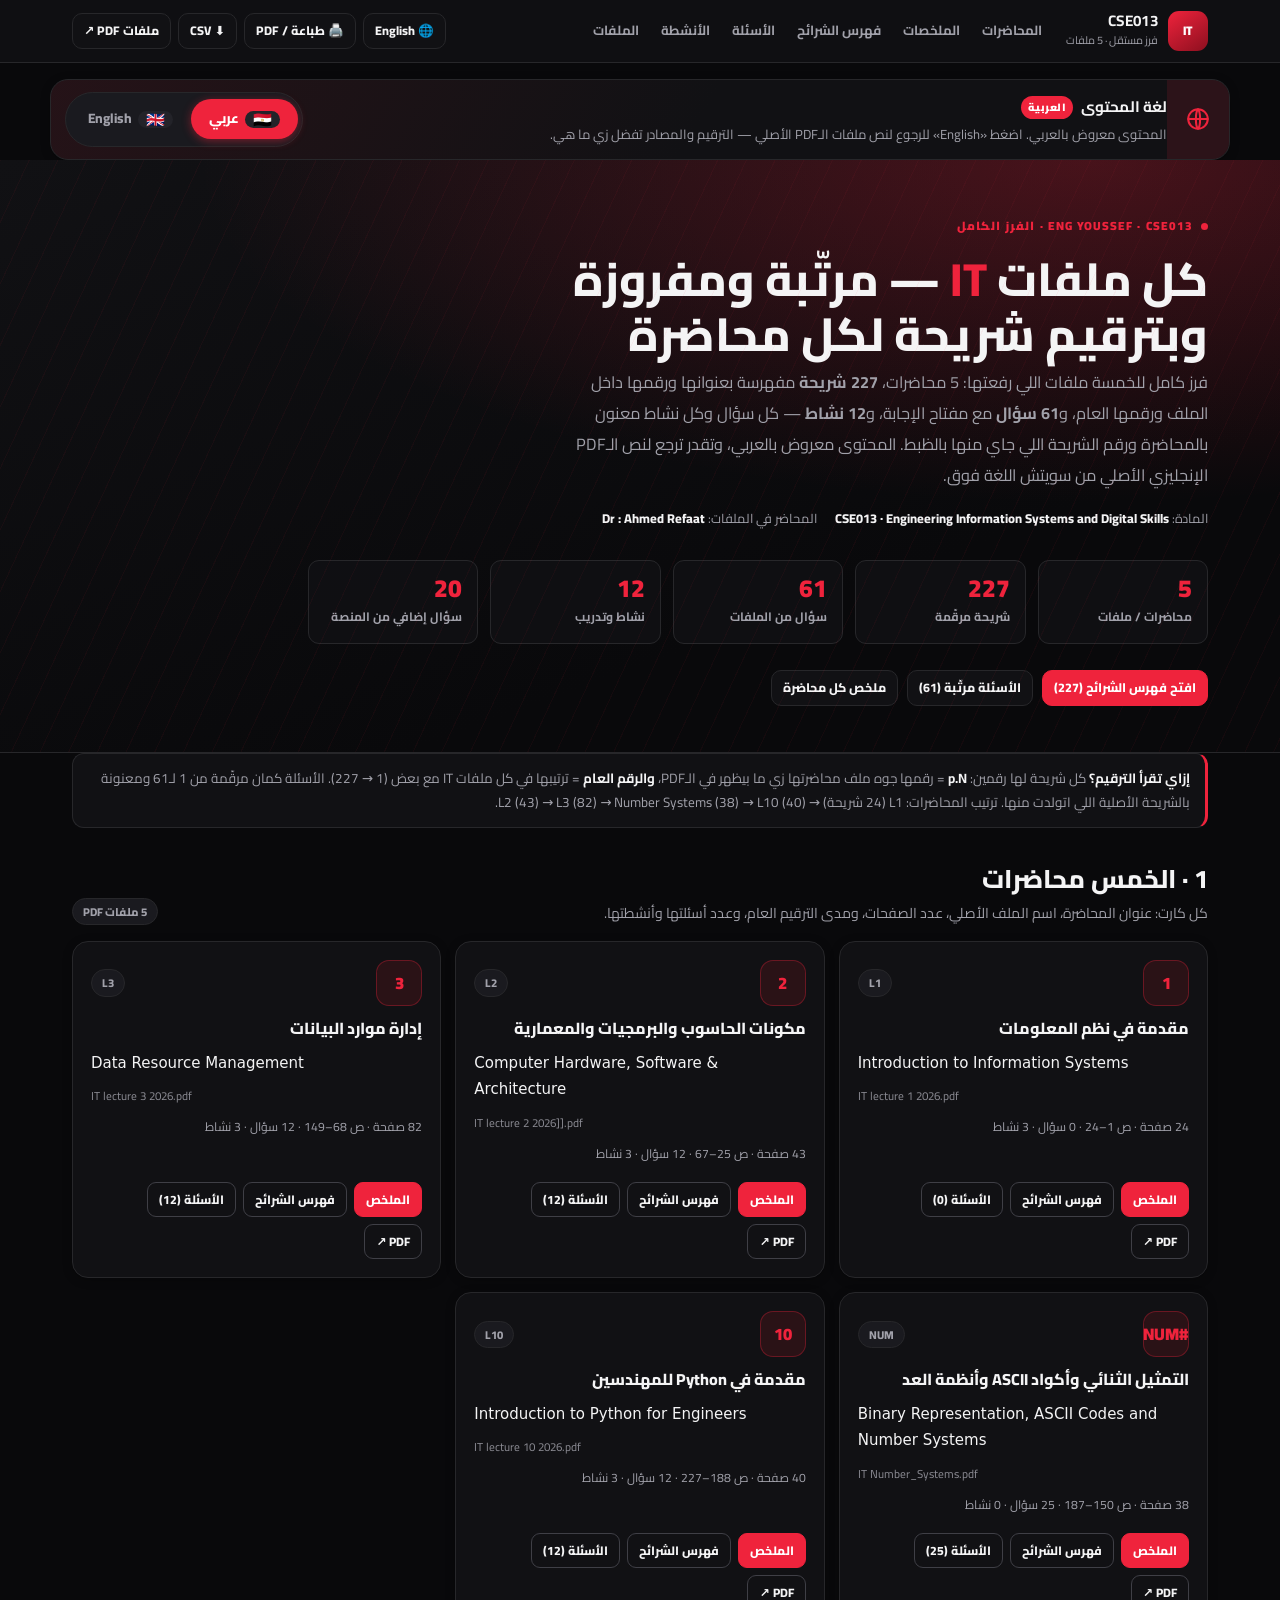
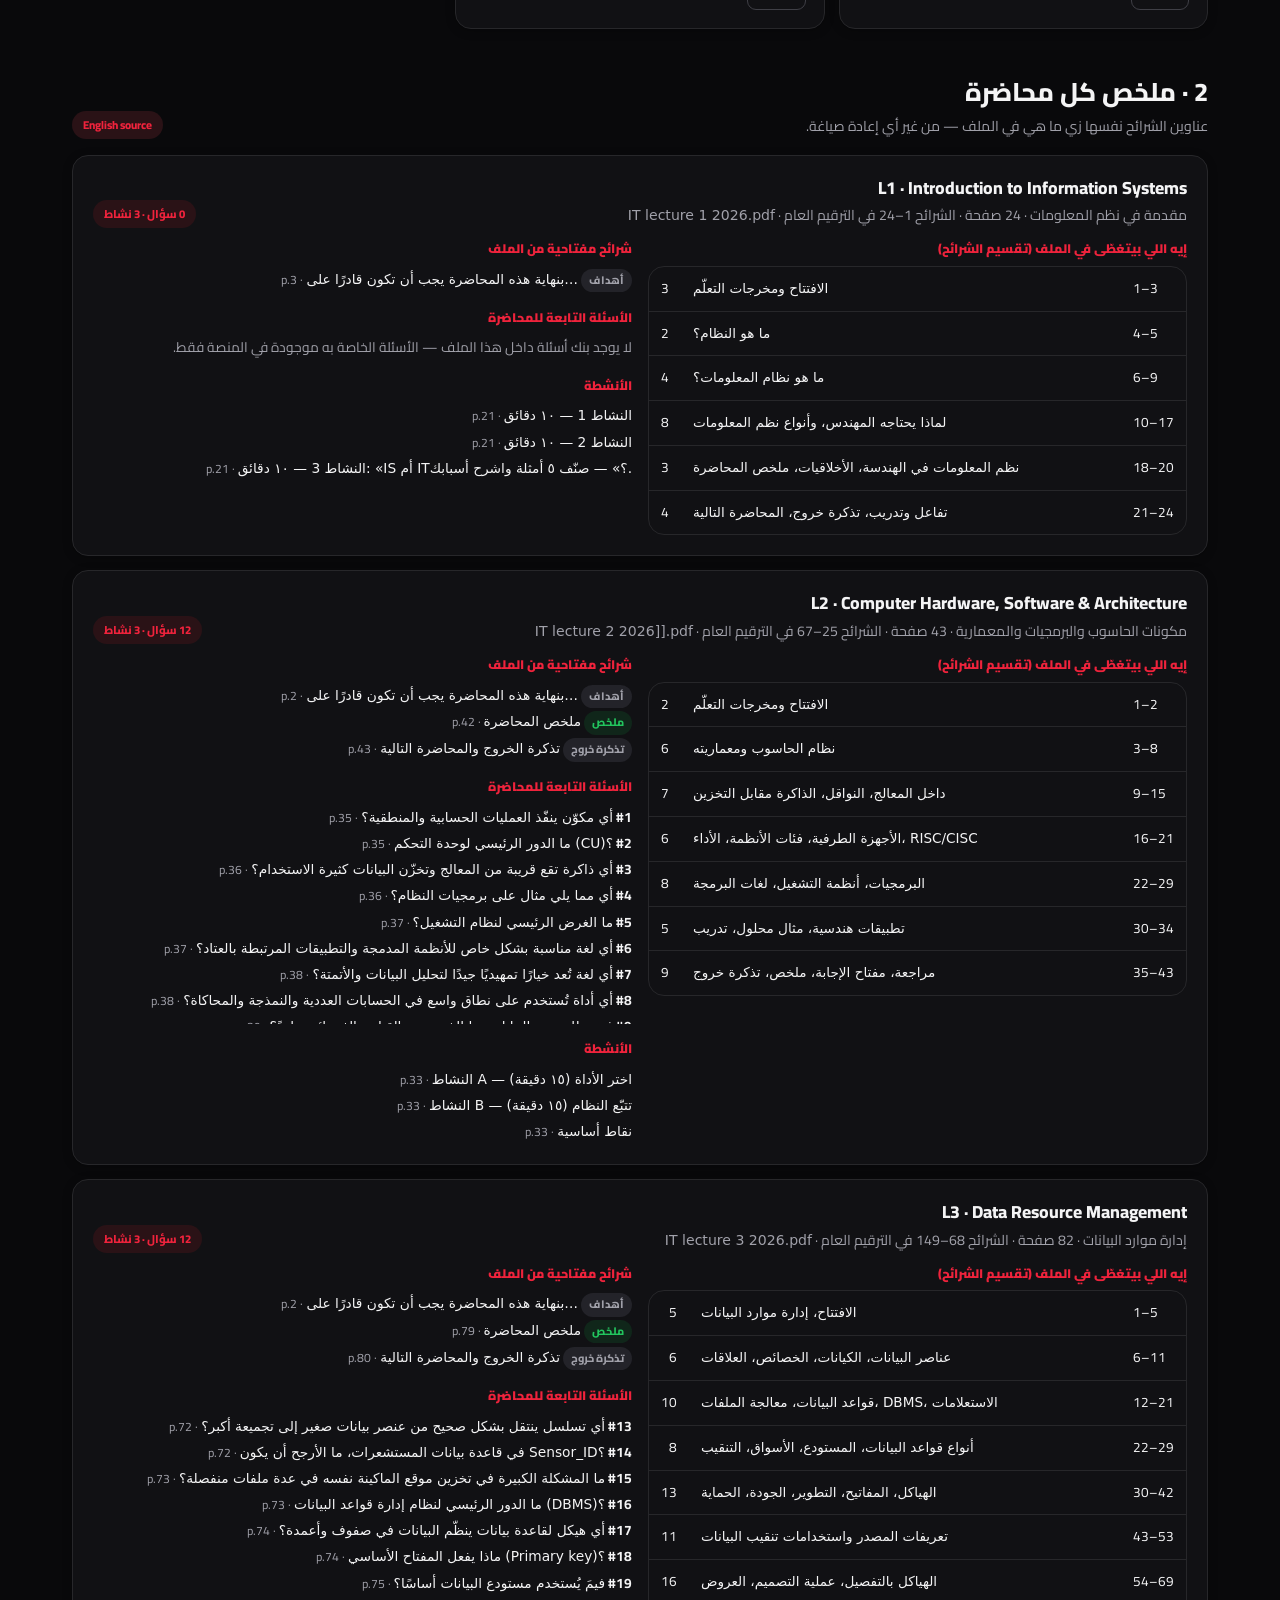
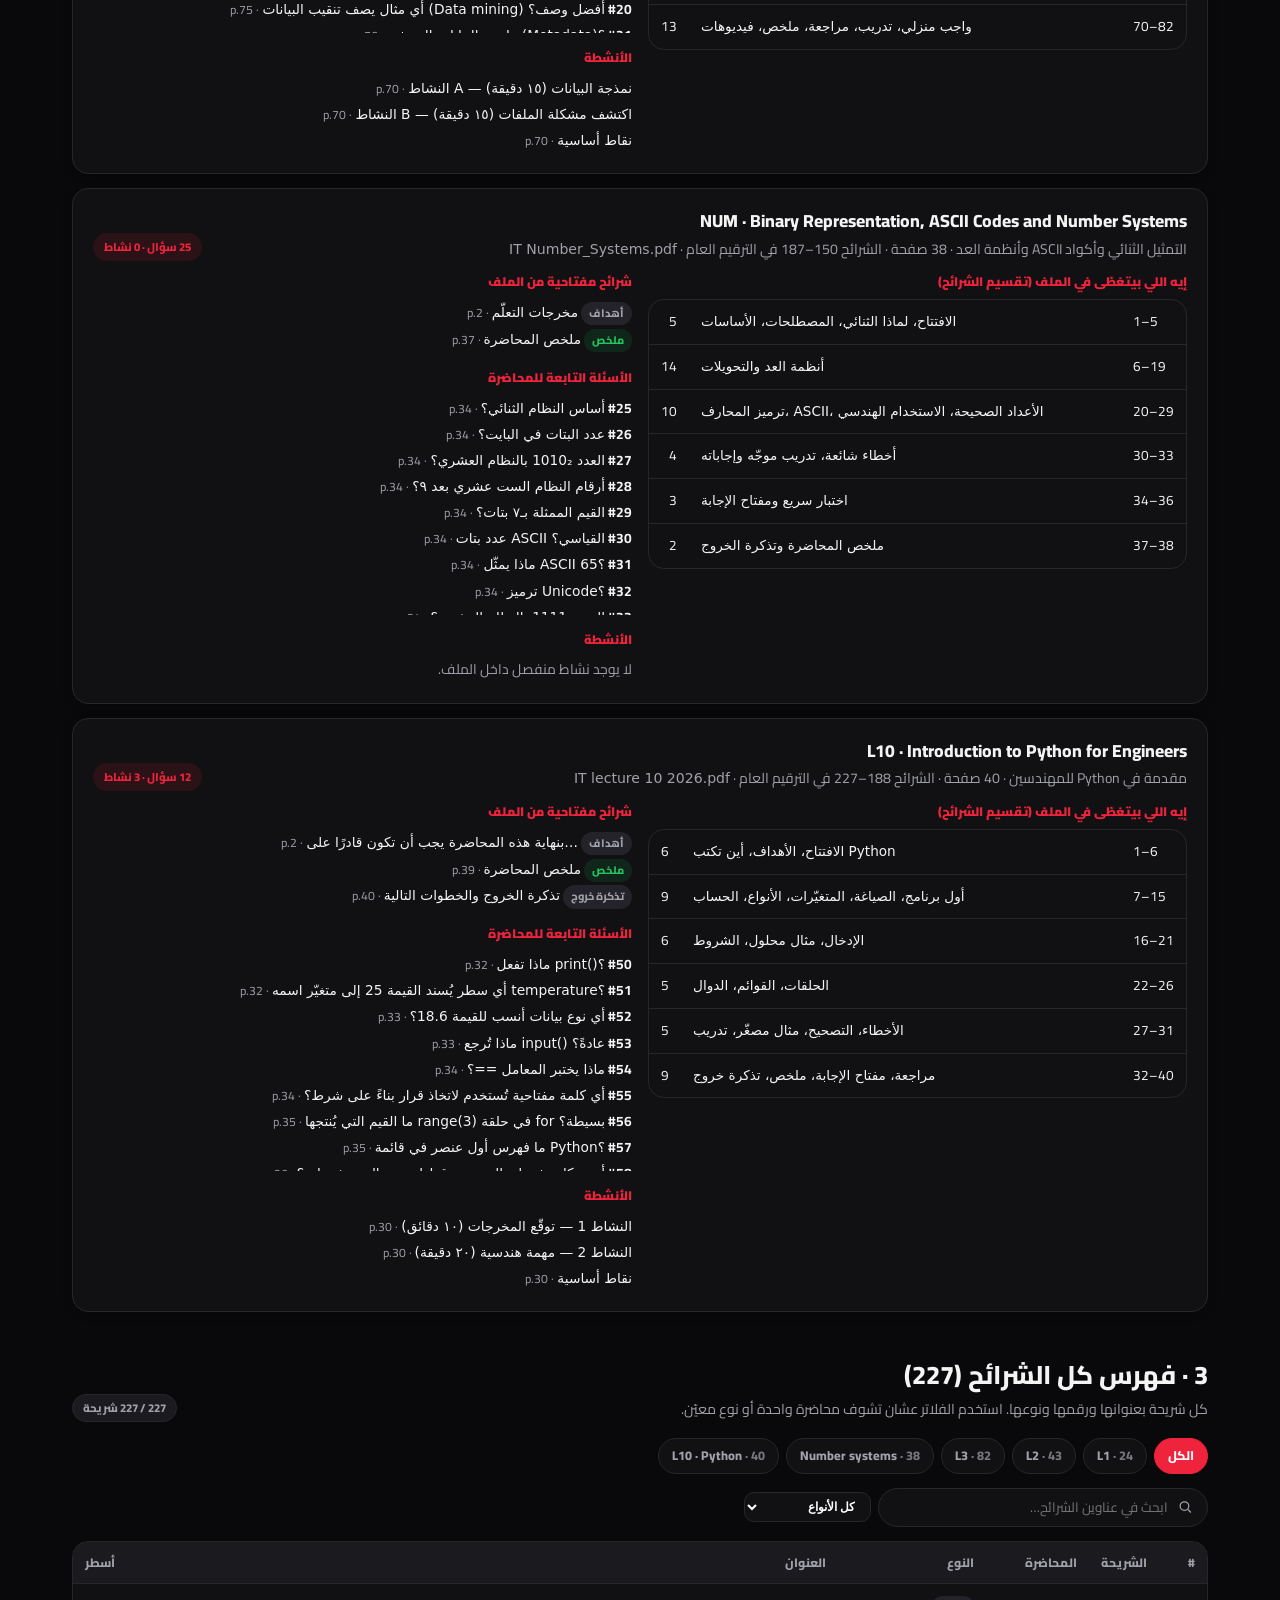
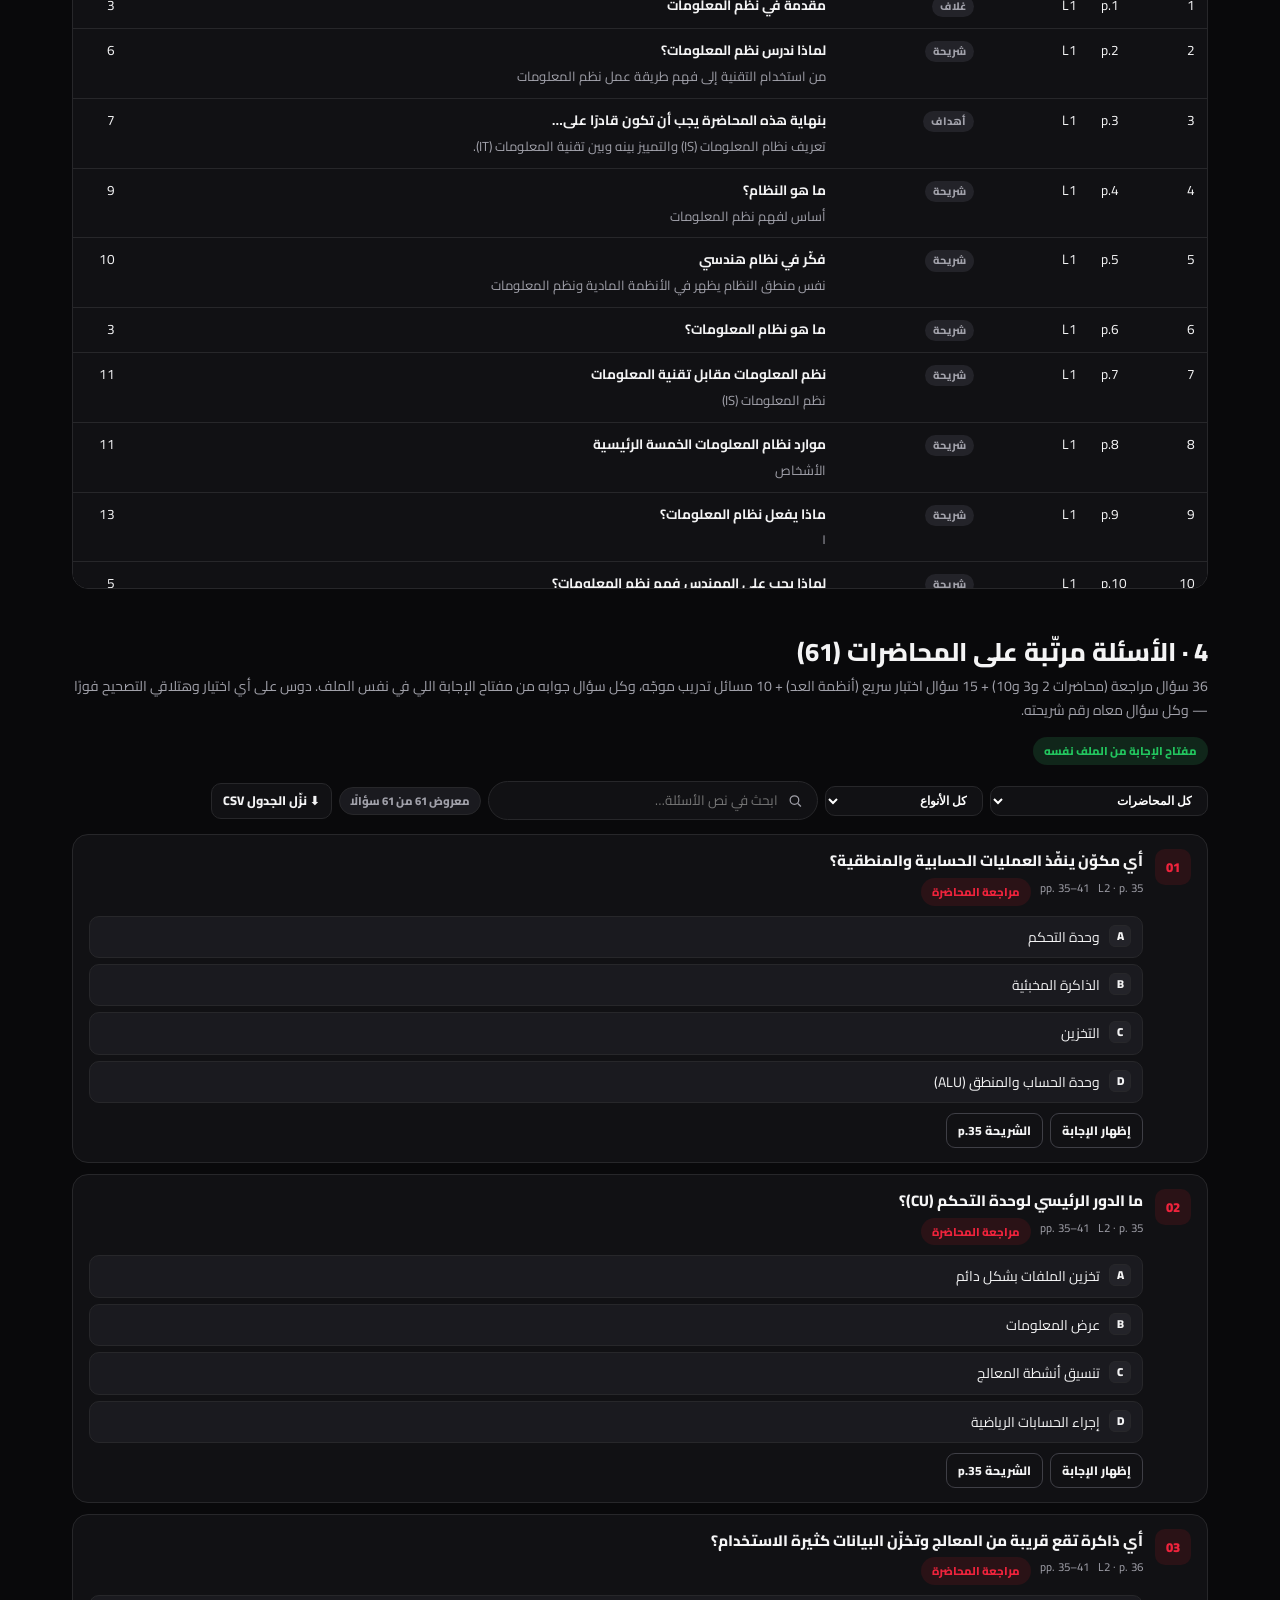
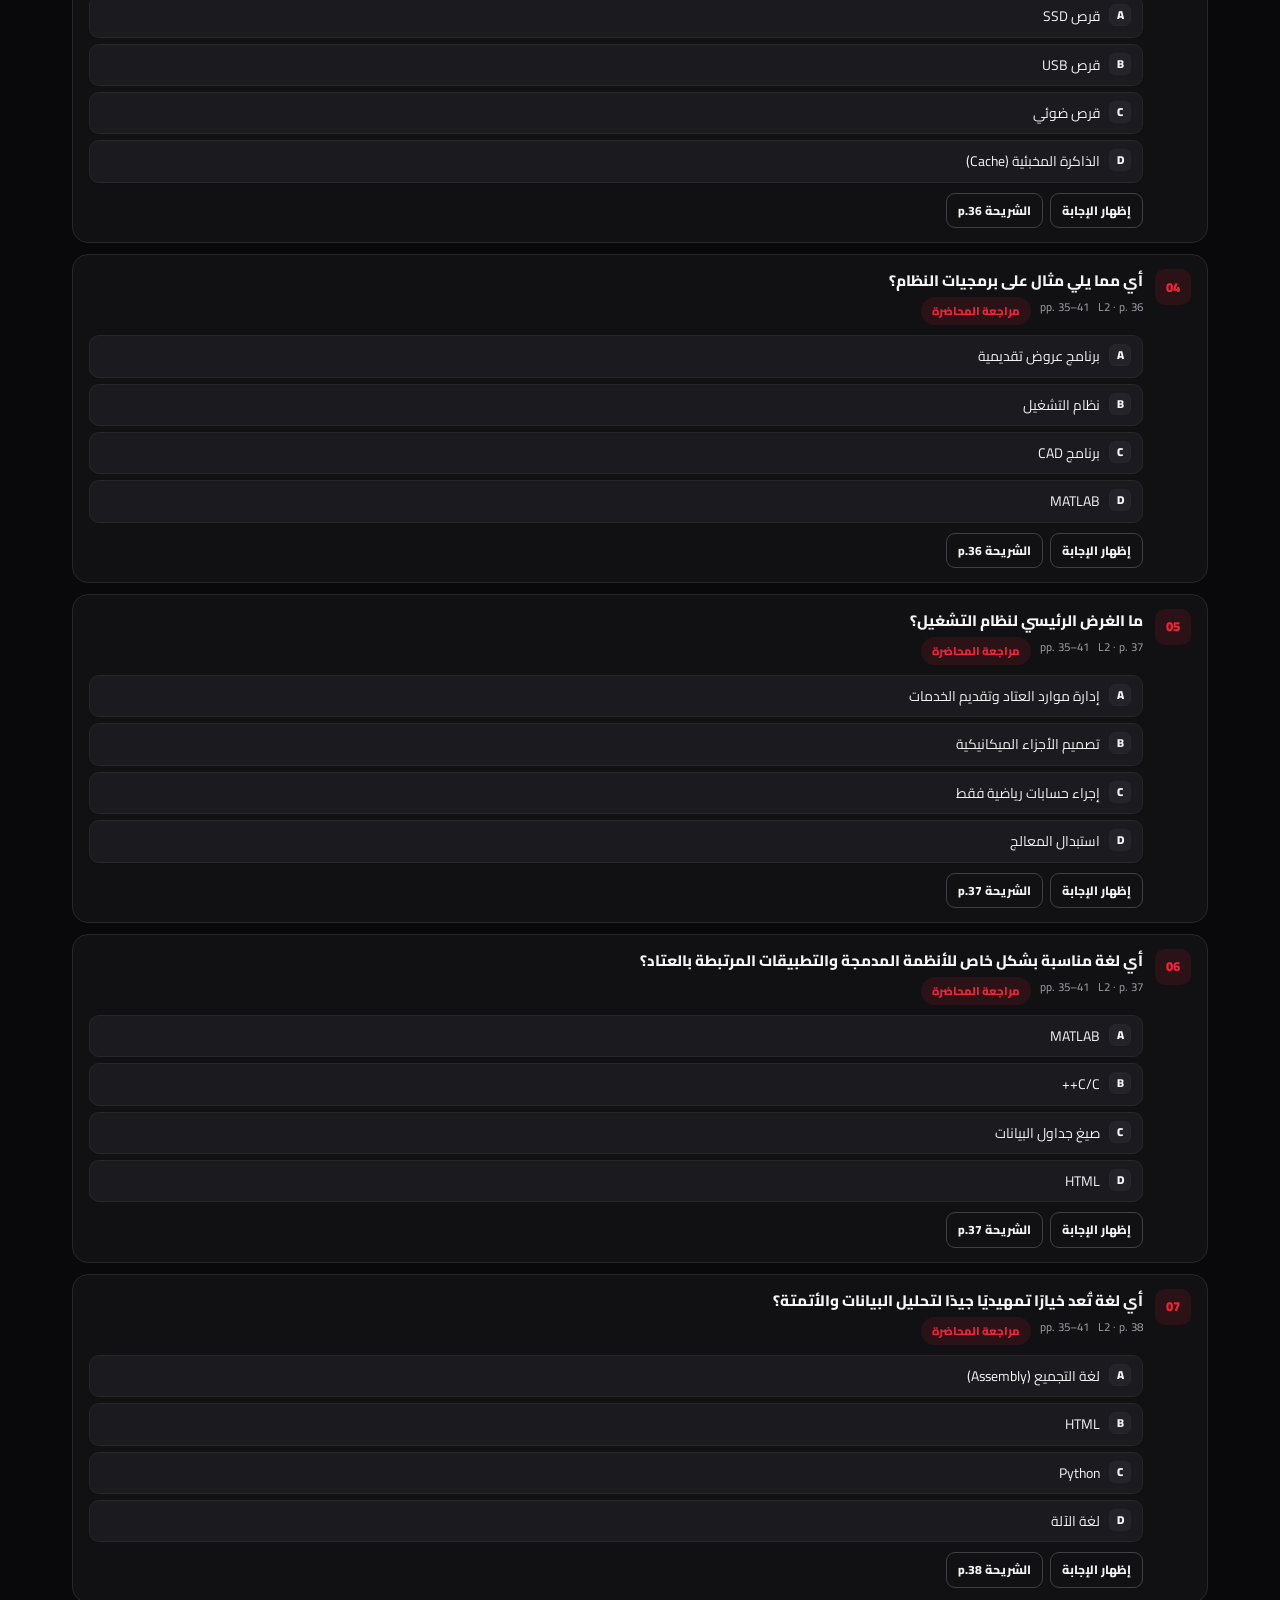
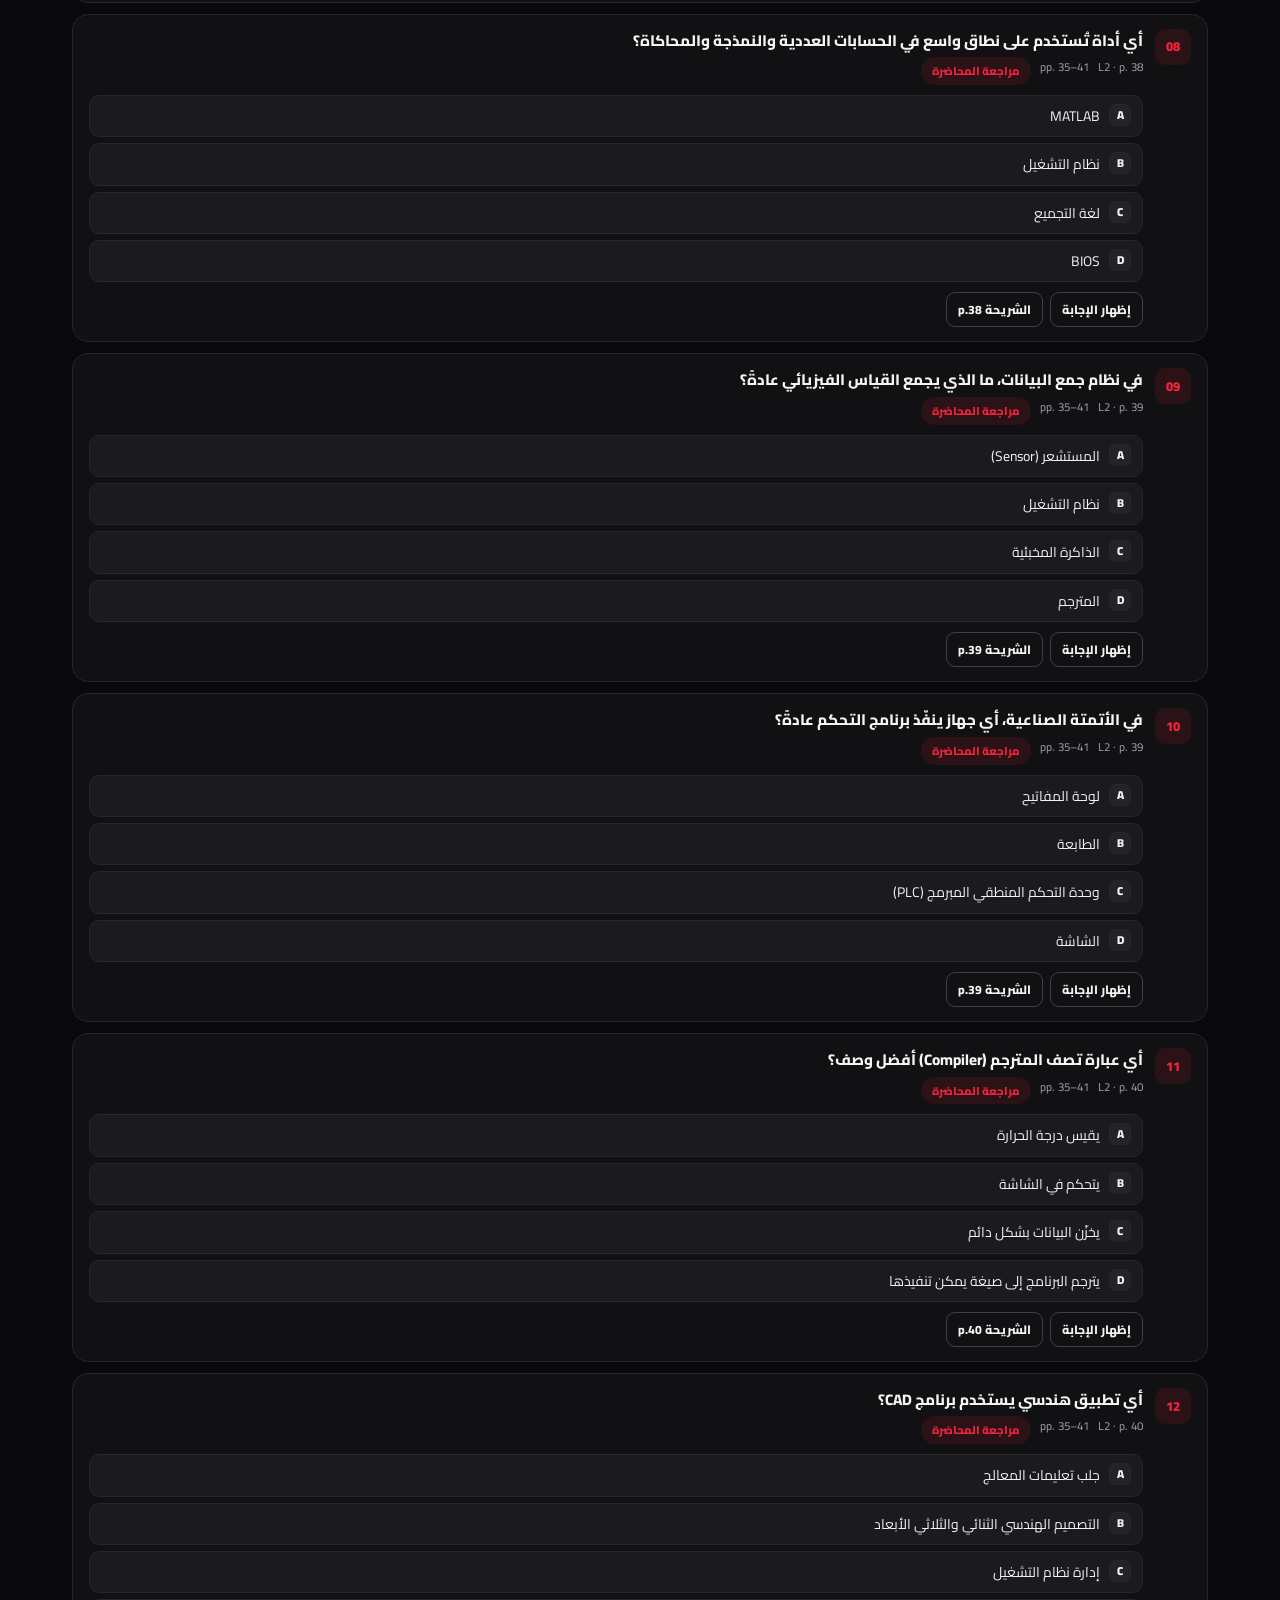
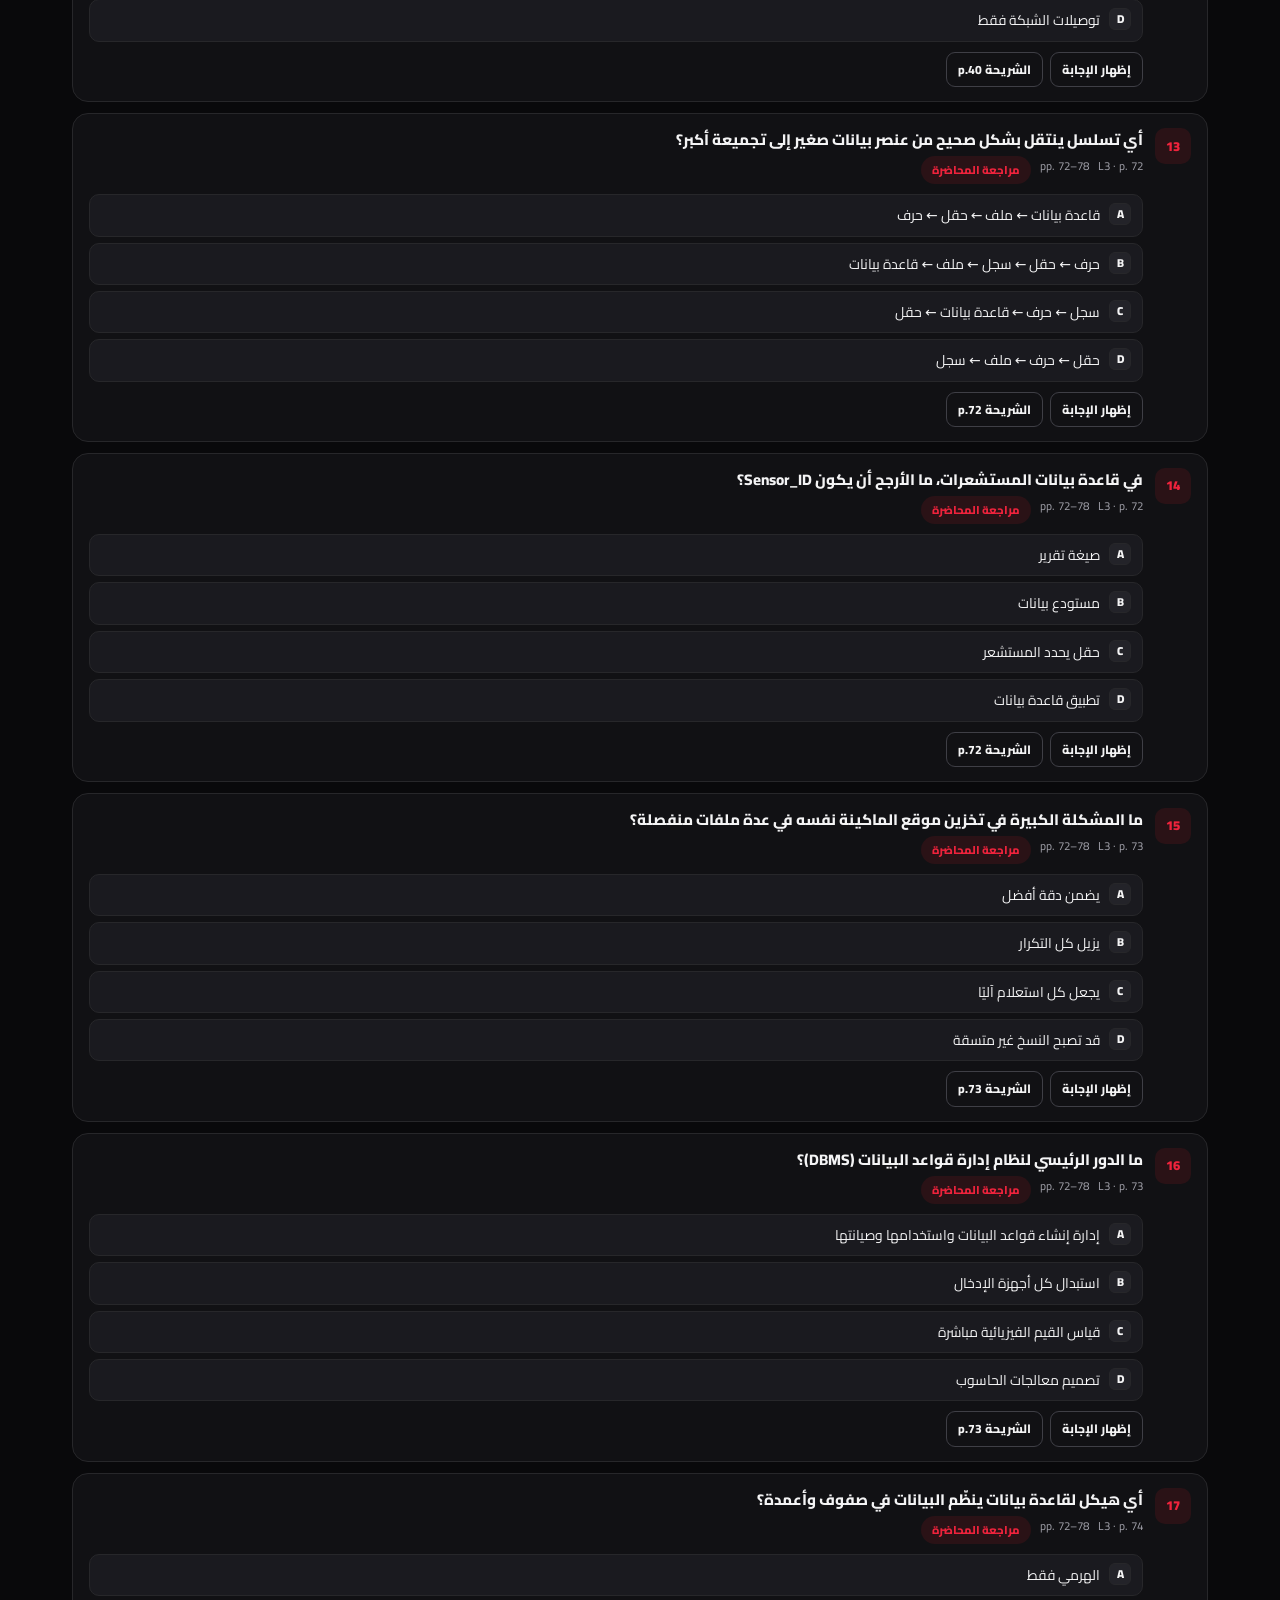
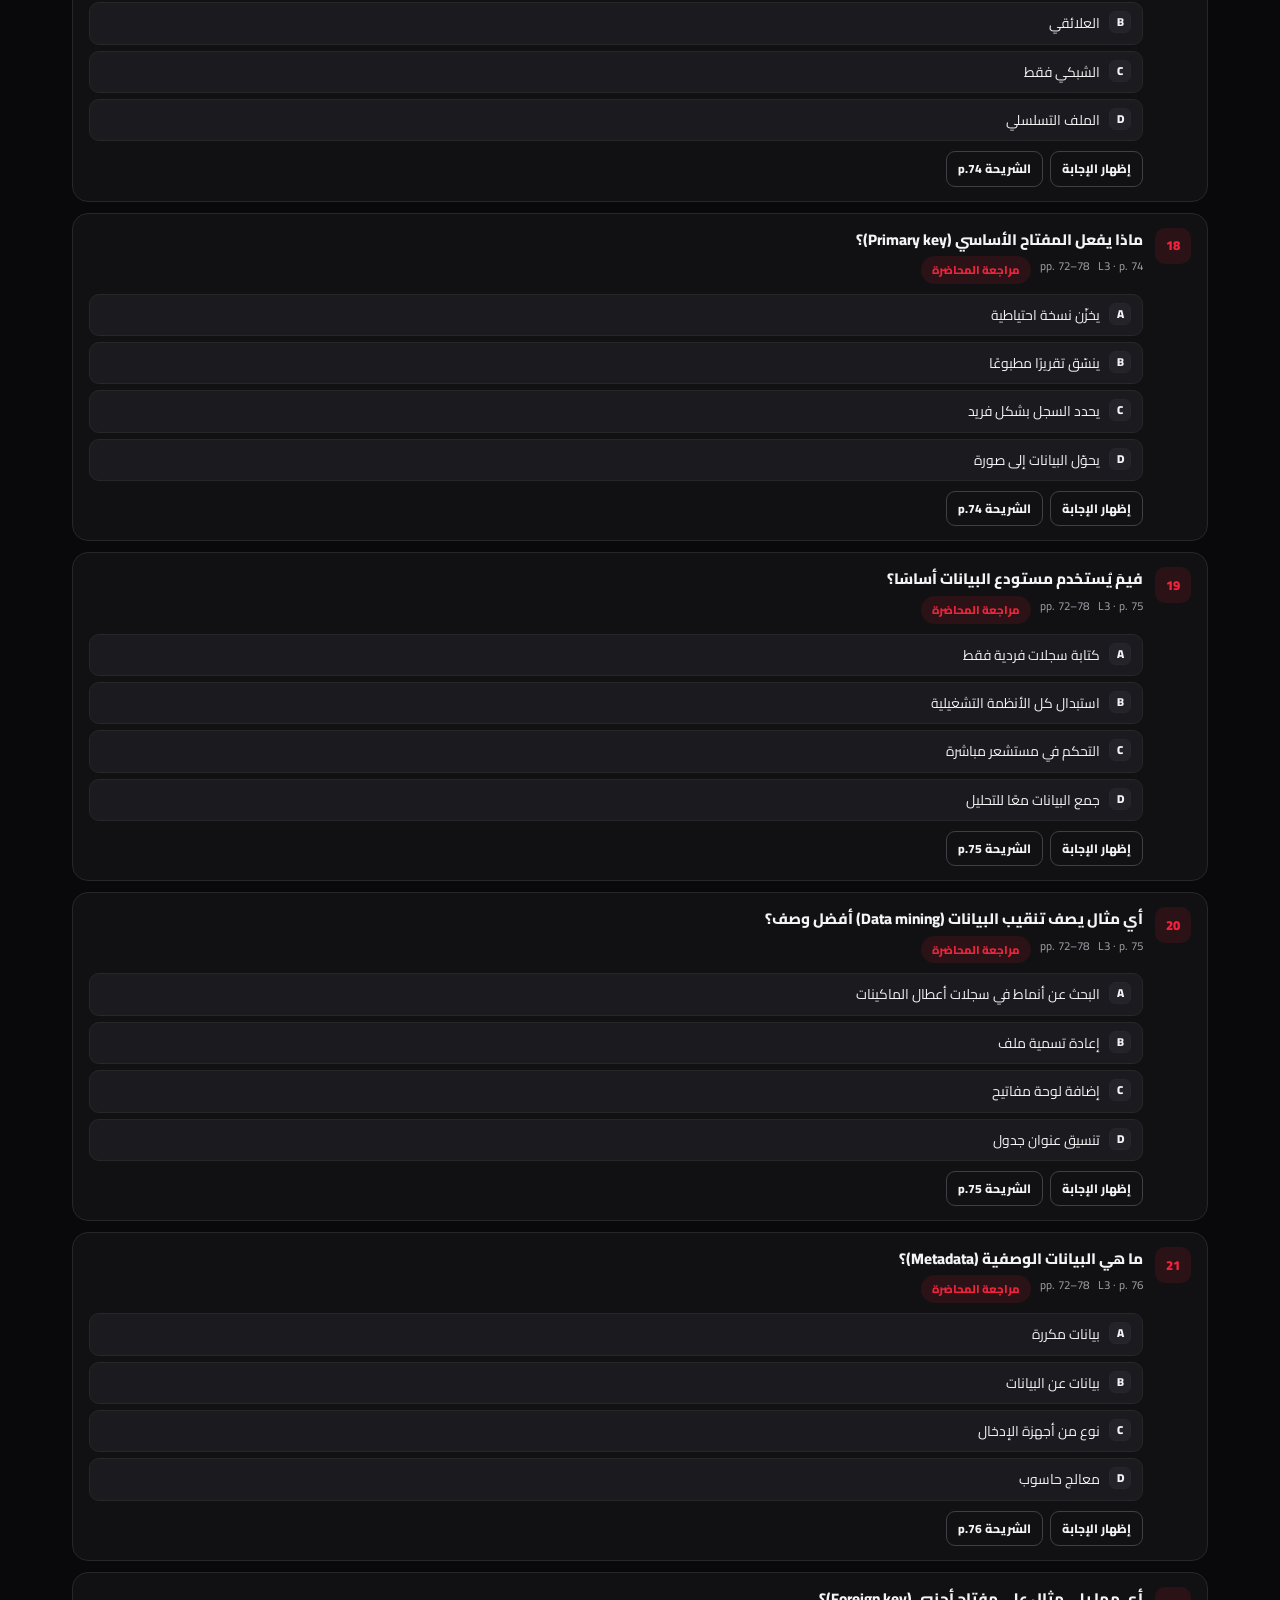
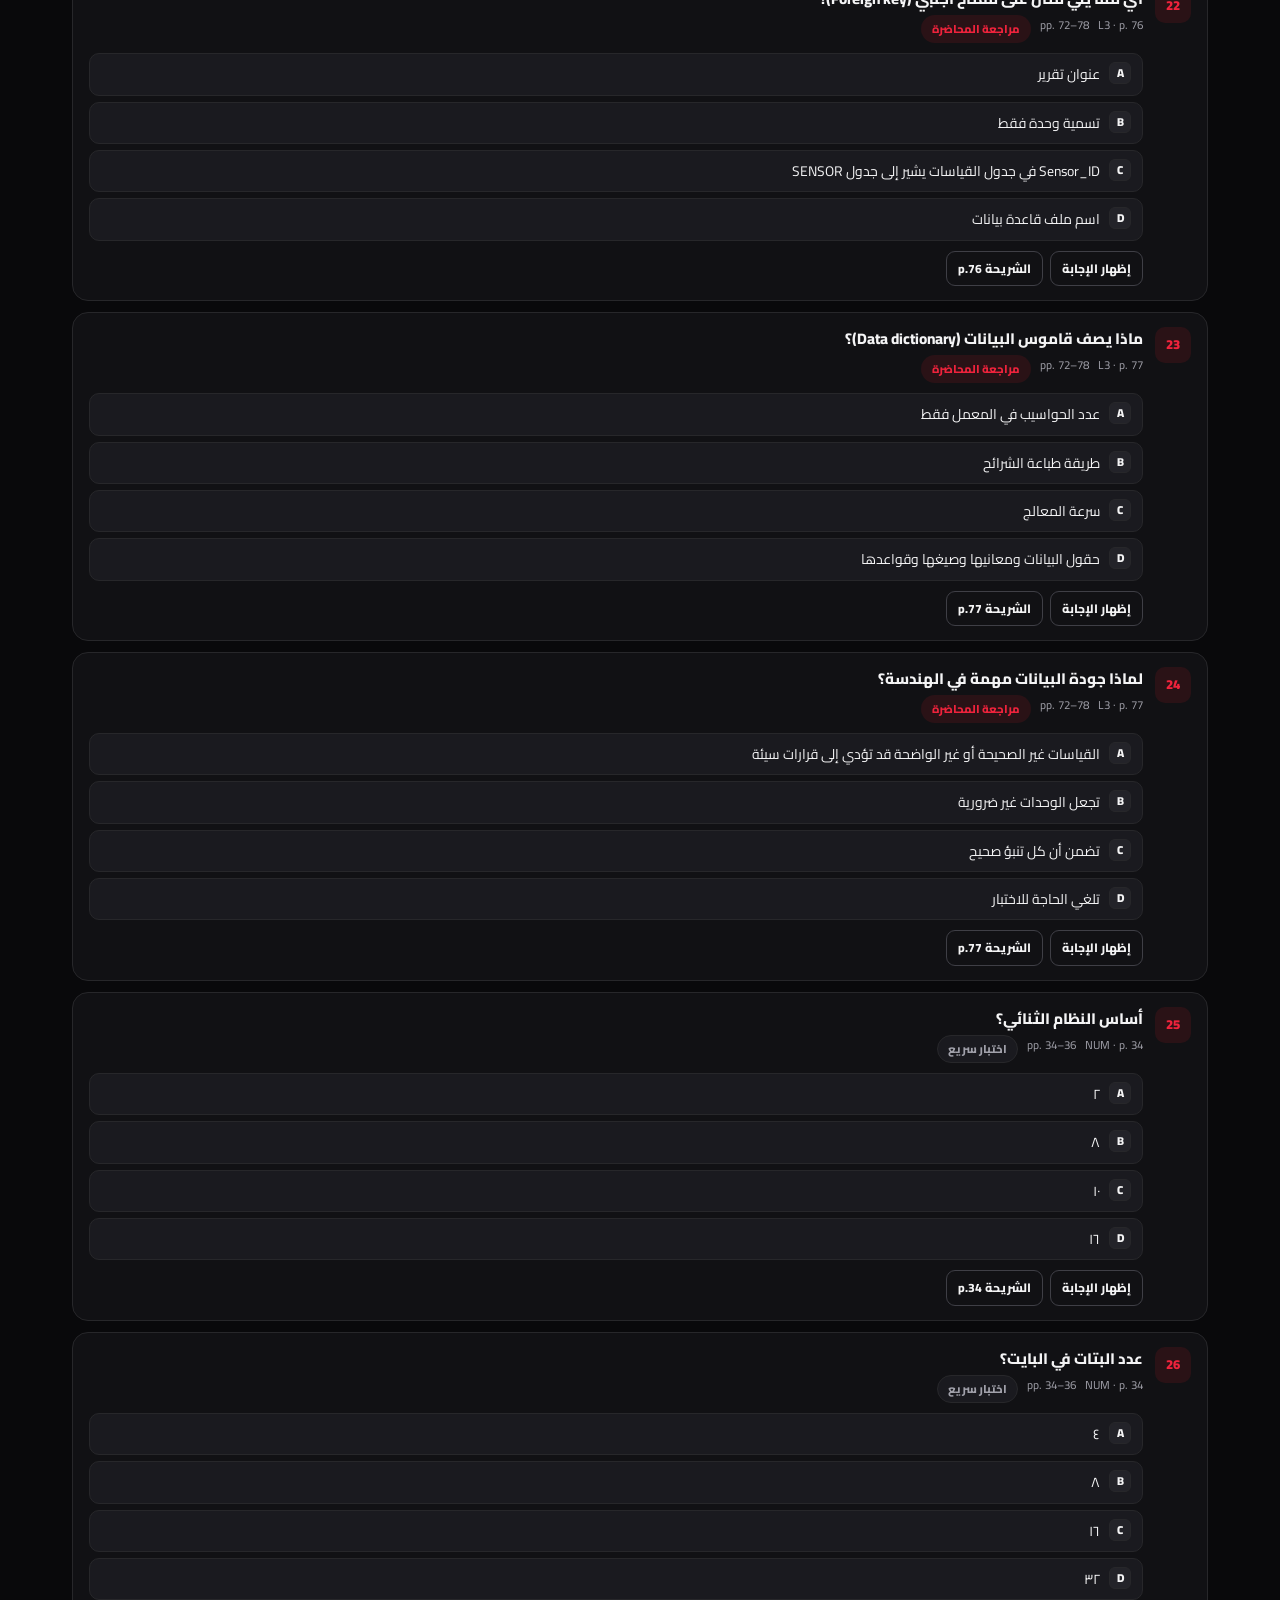
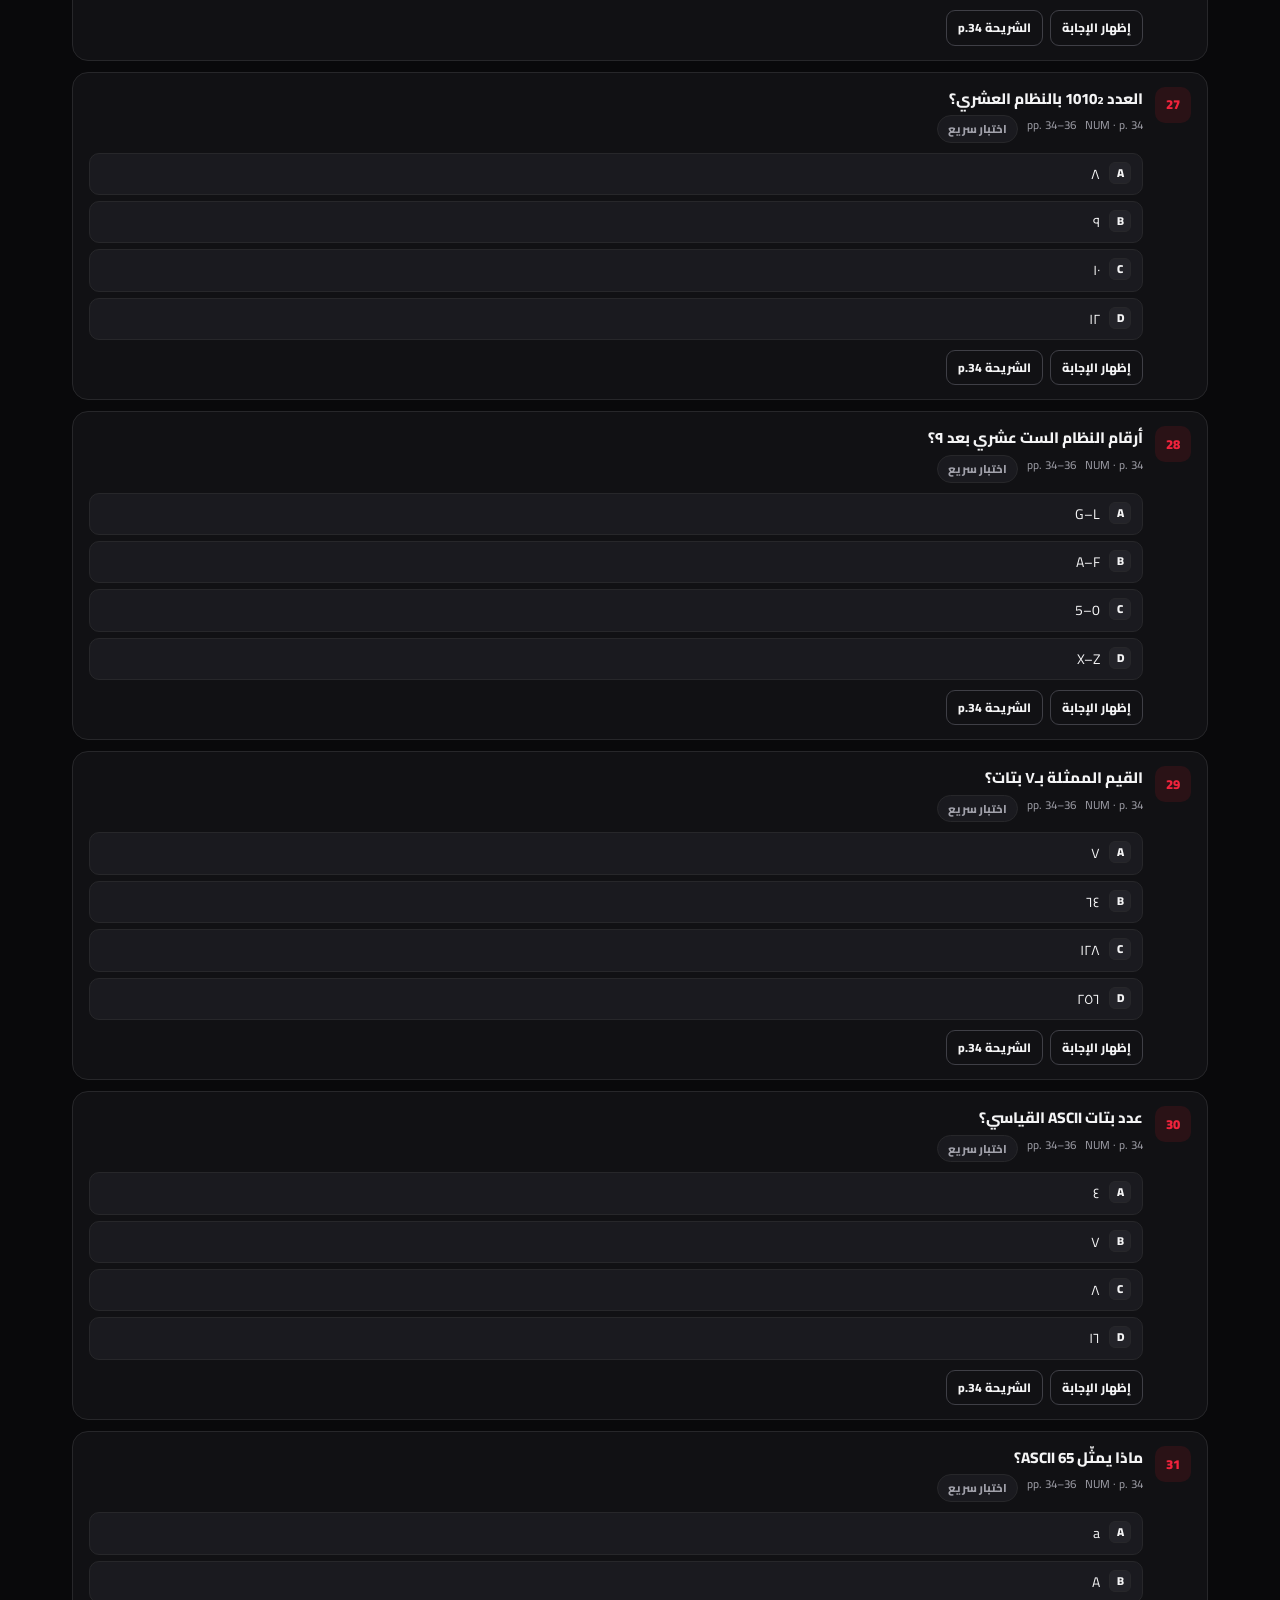
<file: it-sort/index.html>
<!doctype html>
<html lang="ar" dir="rtl" class="dark">
<head>
<meta charset="utf-8">
<meta name="viewport" content="width=device-width,initial-scale=1,viewport-fit=cover">
<meta name="theme-color" content="#09090b">
<meta name="description" content="فرز كامل لملفات IT (CSE013): 5 محاضرات، 227 شريحة مرقّمة، 49 سؤالًا مع مفتاح الإجابة، و12 نشاطًا — كل سؤال ونشاط معنون برقم المحاضرة والشريحة.">
<title>IT · CSE013 — الفرز الكامل: محاضرات، شريحة، أسئلة وأنشطة</title>

<style>
@font-face{font-family:Cairo;src:url('fonts/cairo-arabic.woff2') format('woff2');font-weight:200 900;font-display:swap;unicode-range:U+0600-06FF,U+0750-077F,U+08A0-08FF,U+FB50-FDFF,U+FE70-FEFF}
@font-face{font-family:Cairo;src:url('fonts/cairo-latin.woff2') format('woff2');font-weight:200 900;font-display:swap;unicode-range:U+0000-00FF,U+2000-206F}

:root{
  --bg:#09090b;--surface:#111114;--surface-2:#1a1a1f;--surface-3:#232329;
  --ink:#f4f4f5;--muted:#a1a1aa;--line:#27272a;--line-strong:#3f3f46;
  --brand:#ef233c;--brand-strong:#ff3b4f;--brand-tint:#2a1216;
  --ok:#22c55e;--ok-tint:#10261a;--warn:#f59e0b;--warn-tint:#2b2110;
  --shadow:0 10px 30px rgba(0,0,0,.35);--shadow-sm:0 2px 10px rgba(0,0,0,.25);
  --radius:16px;--radius-sm:11px;--max:1180px;
  color-scheme:dark;
}
html.light{
  --bg:#f6f6f7;--surface:#fff;--surface-2:#f1f1f3;--surface-3:#e7e7ea;
  --ink:#18181b;--muted:#52525b;--line:#e4e4e7;--line-strong:#d4d4d8;
  --brand:#c8102e;--brand-strong:#a00d25;--brand-tint:#fdecef;
  --ok:#15803d;--ok-tint:#ecfdf3;--warn:#b45309;--warn-tint:#fffbeb;
  --shadow:0 10px 28px rgba(24,24,27,.08);--shadow-sm:0 2px 8px rgba(24,24,27,.06);
  color-scheme:light;
}
*{box-sizing:border-box}
html{scroll-behavior:smooth}
body{margin:0;background:var(--bg);color:var(--ink);font-family:Cairo,system-ui,-apple-system,"Segoe UI",sans-serif;font-size:15px;line-height:1.75;-webkit-font-smoothing:antialiased}
a{color:inherit;text-decoration:none}
button{font:inherit;color:inherit;cursor:pointer}
h1,h2,h3,h4{line-height:1.35;font-weight:800;margin:0}
p{margin:0}
::selection{background:var(--brand);color:#fff}
:focus-visible{outline:3px solid var(--brand);outline-offset:2px}
.en{direction:ltr;text-align:start;font-family:"Segoe UI",system-ui,sans-serif}
.wrap{max-width:var(--max);margin:0 auto;padding:0 22px}
.skip{position:fixed;top:-60px;inset-inline-start:14px;z-index:99;background:var(--brand);color:#fff;padding:9px 16px;border-radius:9px}
.skip:focus{top:12px}

/* ---------- header ---------- */
header.top{position:sticky;top:0;z-index:40;background:color-mix(in srgb,var(--surface) 92%,transparent);backdrop-filter:blur(14px);border-bottom:1px solid var(--line)}
.top-in{display:flex;align-items:center;gap:14px;padding:11px 22px;max-width:var(--max);margin:0 auto;flex-wrap:wrap}
.brand{display:flex;align-items:center;gap:10px;flex:none}
.brand .mark{width:40px;height:40px;border-radius:11px;display:grid;place-items:center;font-weight:900;font-size:.78rem;color:#fff;background:linear-gradient(145deg,#ef233c,#8d0f1f);letter-spacing:.5px}
.brand b{display:block;font-size:.95rem;line-height:1.15;letter-spacing:.3px}
.brand small{display:block;font-size:.68rem;color:var(--muted);margin-top:2px}
.top-nav{display:flex;gap:2px;flex:1;flex-wrap:wrap;min-width:200px}
.top-nav a{font-size:.83rem;font-weight:700;padding:7px 10px;border-radius:9px;color:var(--muted);white-space:nowrap}
.top-nav a:hover{background:var(--surface-2);color:var(--ink)}
.tools{display:flex;gap:7px;align-items:center;flex:none}
.tool{border:1px solid var(--line);background:var(--surface);border-radius:10px;padding:6px 11px;font-size:.78rem;font-weight:800;white-space:nowrap}
.tool:hover{border-color:var(--brand);color:var(--brand)}
.tool.primary{background:var(--brand);border-color:var(--brand);color:#fff}
.tool.primary:hover{background:var(--brand-strong);color:#fff}

/* ---------- hero ---------- */
.hero{position:relative;overflow:hidden;border-bottom:1px solid var(--line);
  background:radial-gradient(120% 100% at 85% 0%,color-mix(in srgb,var(--brand) 26%,transparent) 0%,transparent 58%),linear-gradient(160deg,var(--surface) 0%,var(--bg) 70%)}
.hero::after{content:"";position:absolute;inset:0;background:repeating-linear-gradient(115deg,color-mix(in srgb,var(--brand) 7%,transparent) 0 1px,transparent 1px 26px);pointer-events:none;opacity:.7}
.hero-in{position:relative;padding:52px 22px 46px;max-width:var(--max);margin:0 auto}
.eyebrow{display:inline-flex;align-items:center;gap:8px;color:var(--brand);font-size:.74rem;font-weight:900;letter-spacing:.09em;text-transform:uppercase}
.eyebrow .dot{width:7px;height:7px;border-radius:50%;background:var(--brand)}
.hero h1{font-size:clamp(1.75rem,4.2vw,2.9rem);margin:14px 0 6px;line-height:1.18}
.hero h1 span{color:var(--brand)}
.hero .sub{font-size:1.02rem;color:var(--muted);max-width:660px;line-height:1.9}
.hero .meta-line{display:flex;gap:18px;flex-wrap:wrap;margin-top:16px;font-size:.8rem;color:var(--muted)}
.hero .meta-line b{color:var(--ink);font-weight:800}
.stats{display:grid;grid-template-columns:repeat(auto-fit,minmax(150px,1fr));gap:12px;margin-top:30px;max-width:900px}
.stat{background:color-mix(in srgb,var(--surface) 82%,transparent);border:1px solid var(--line);border-radius:var(--radius-sm);padding:13px 15px}
.stat b{display:block;font-size:1.55rem;font-weight:900;color:var(--brand);line-height:1.2;font-variant-numeric:tabular-nums}
.stat span{font-size:.76rem;color:var(--muted);font-weight:700}
.hero-cta{display:flex;gap:9px;flex-wrap:wrap;margin-top:26px}

/* ---------- generic blocks ---------- */
main{padding:38px 0 80px}
section.block{margin-bottom:46px;scroll-margin-top:86px}
.block-head{display:flex;align-items:flex-end;justify-content:space-between;gap:14px;flex-wrap:wrap;margin-bottom:16px}
.block-head h2{font-size:clamp(1.2rem,2.4vw,1.6rem)}
.block-head p{font-size:.88rem;color:var(--muted);margin-top:4px}
.badge{display:inline-flex;align-items:center;gap:6px;padding:3px 10px;border-radius:999px;background:var(--surface-2);border:1px solid var(--line);color:var(--muted);font-size:.71rem;font-weight:800;white-space:nowrap}
.badge.b{background:var(--brand-tint);border-color:transparent;color:var(--brand)}
.badge.ok{background:var(--ok-tint);border-color:transparent;color:var(--ok)}
.badge.warn{background:var(--warn-tint);border-color:transparent;color:var(--warn)}
.card{background:var(--surface);border:1px solid var(--line);border-radius:var(--radius);box-shadow:var(--shadow-sm)}
.info{border:1px solid var(--line);border-inline-start:3px solid var(--brand);border-radius:12px;background:var(--surface);padding:12px 15px;font-size:.84rem;color:var(--muted);line-height:1.85}
.info b{color:var(--ink)}

/* ---------- lecture cards ---------- */
.lec-grid{display:grid;grid-template-columns:repeat(auto-fit,minmax(300px,1fr));gap:14px}
.lec{display:flex;flex-direction:column;padding:18px;gap:10px;transition:border-color .15s,transform .15s}
.lec:hover{border-color:color-mix(in srgb,var(--brand) 45%,var(--line));transform:translateY(-2px)}
.lec-top{display:flex;align-items:center;justify-content:space-between;gap:10px}
.lec-no{width:46px;height:46px;border-radius:13px;display:grid;place-items:center;font-weight:900;font-size:1.05rem;background:var(--brand-tint);color:var(--brand);flex:none;border:1px solid color-mix(in srgb,var(--brand) 32%,transparent)}
.lec h3{font-size:1rem;margin-top:2px}
.lec .ar{font-size:.8rem;color:var(--muted);font-weight:700}
.lec .orig{font-size:.72rem;color:var(--muted);direction:ltr;text-align:start;opacity:.85}
.lec .rng{font-size:.76rem;color:var(--muted);font-variant-numeric:tabular-nums}
.lec-foot{display:flex;gap:7px;flex-wrap:wrap;margin-top:auto;padding-top:8px}
.mini{border:1px solid var(--line-strong);background:var(--surface);border-radius:9px;padding:6px 11px;font-size:.76rem;font-weight:800}
.mini:hover{border-color:var(--brand);color:var(--brand)}
.mini.p{background:var(--brand);border-color:var(--brand);color:#fff}
.mini.p:hover{background:var(--brand-strong);color:#fff}

/* ---------- tables ---------- */
.scroll{overflow-x:auto;border-radius:var(--radius);border:1px solid var(--line);background:var(--surface)}
table{width:100%;border-collapse:collapse;font-size:.85rem}
th,td{padding:10px 12px;text-align:start;border-bottom:1px solid var(--line);vertical-align:top}
th{background:var(--surface-2);font-size:.76rem;font-weight:800;color:var(--muted);white-space:nowrap;position:sticky;top:0}
tr:last-child td{border-bottom:0}
td.num,th.num{font-variant-numeric:tabular-nums;white-space:nowrap;width:1%}
td a{color:var(--brand);font-weight:800}
td a:hover{text-decoration:underline}
tbody tr:hover{background:color-mix(in srgb,var(--surface-2) 55%,transparent)}
.flag{display:inline-block;padding:1px 8px;border-radius:999px;font-size:.68rem;font-weight:800;background:var(--surface-3);color:var(--muted)}
.flag.sum{background:var(--ok-tint);color:var(--ok)}
.flag.mcq{background:var(--brand-tint);color:var(--brand)}
.flag.act{background:var(--warn-tint);color:var(--warn)}
.flag.blank{background:transparent;border:1px dashed var(--line-strong);color:var(--muted)}

/* ---------- filter bar ---------- */
.filters{display:flex;gap:7px;flex-wrap:wrap;align-items:center;margin-bottom:14px}
.chip{border:1px solid var(--line);background:var(--surface);border-radius:999px;padding:6px 13px;font-size:.79rem;font-weight:800;color:var(--muted)}
.chip:hover{border-color:var(--brand);color:var(--brand)}
.chip.on{background:var(--brand);border-color:var(--brand);color:#fff}
.chip.on:hover{color:#fff}
.searchbox{display:flex;align-items:center;gap:8px;border:1px solid var(--line);background:var(--surface);border-radius:999px;padding:6px 14px;flex:1;min-width:190px;max-width:330px}
.searchbox input{border:0;background:transparent;color:var(--ink);font:inherit;font-size:.84rem;width:100%;outline:none}
.searchbox svg{width:16px;height:16px;stroke:var(--muted);fill:none;stroke-width:2}

/* ---------- questions ---------- */
.q{border:1px solid var(--line);border-radius:var(--radius);background:var(--surface);margin-bottom:11px;overflow:hidden}
.q-head{display:flex;gap:12px;padding:14px 16px;align-items:flex-start}
.q-num{flex:none;width:36px;height:36px;border-radius:10px;display:grid;place-items:center;font-weight:900;font-size:.82rem;background:var(--surface-2);border:1px solid var(--line);font-variant-numeric:tabular-nums}
.q.guided .q-num{background:var(--warn-tint);border-color:transparent;color:var(--warn)}
.q.mcq .q-num,.q.quiz .q-num{background:var(--brand-tint);border-color:transparent;color:var(--brand)}
.q-body{flex:1;min-width:0}
.q-stem{font-weight:800;font-size:.95rem;line-height:1.6}
.q-sub{font-size:.72rem;color:var(--muted);margin-top:4px;display:flex;gap:9px;flex-wrap:wrap;font-variant-numeric:tabular-nums}
.opts{display:grid;gap:6px;margin-top:10px}
.opt{display:flex;gap:9px;align-items:flex-start;border:1px solid var(--line);background:var(--surface-2);border-radius:10px;padding:8px 11px;font-size:.87rem;text-align:start;width:100%;transition:border-color .12s,background .12s}
.opt:hover{border-color:color-mix(in srgb,var(--brand) 50%,var(--line))}
.opt .lt{flex:none;width:22px;height:22px;border-radius:6px;display:grid;place-items:center;font-size:.72rem;font-weight:900;background:var(--surface-3);border:1px solid var(--line)}
.opt.correct{border-color:var(--ok);background:var(--ok-tint)}
.opt.correct .lt{background:var(--ok);color:#04240f}
.opt.wrong{border-color:var(--brand);background:var(--brand-tint)}
.opt.wrong .lt{background:var(--brand);color:#fff}
.answer{margin-top:9px;padding:9px 12px;border-radius:10px;background:var(--ok-tint);border:1px solid color-mix(in srgb,var(--ok) 32%,transparent);font-size:.86rem;display:none}
.answer.show{display:block}
.answer b{color:var(--ok)}
.answer .en{font-weight:700}
.q-reveal{margin-inline-start:auto;flex:none}
.q-actions{display:flex;gap:7px;flex-wrap:wrap;margin-top:10px}

/* ---------- activities ---------- */
.act-grid{display:grid;grid-template-columns:repeat(auto-fit,minmax(310px,1fr));gap:13px}
.act{padding:16px 17px}
.act h3{font-size:.95rem;margin-bottom:8px;display:flex;gap:8px;align-items:baseline;flex-wrap:wrap}
.act h3 .p{font-size:.7rem;font-weight:800;color:var(--brand);white-space:nowrap}
.act ul{margin:0;padding-inline-start:19px;color:var(--muted);font-size:.87rem;line-height:1.85}
.act li{margin-bottom:3px}
.act code{direction:ltr;display:inline-block;background:var(--surface-2);border:1px solid var(--line);border-radius:6px;padding:1px 7px;font-size:.84em;font-family:ui-monospace,monospace}
.act .src{margin-top:9px;font-size:.7rem;color:var(--muted);opacity:.9}

/* ---------- footer ---------- */
footer{border-top:1px solid var(--line);background:var(--surface);padding:26px 0}
footer .wrap{display:flex;gap:14px;justify-content:space-between;flex-wrap:wrap;font-size:.78rem;color:var(--muted)}

@media(max-width:720px){
  .top-nav{order:3;width:100%;overflow-x:auto;flex-wrap:nowrap;padding-bottom:2px}
  .hero-in{padding:34px 18px 34px}
  .wrap{padding:0 16px}
  th,td{padding:8px 9px;font-size:.8rem}
  .q-head{padding:12px}
}
@media print{
  header.top,.filters,.q-reveal,.hero-cta,footer .wrap a{display:none!important}
  body{background:#fff;color:#000}
  .q,.card,.scroll{box-shadow:none;border-color:#ccc}
  .answer{display:block!important;background:#f4f4f4;color:#000}
  .q{break-inside:avoid}
}


/* ---------- language toggle ---------- */
.lang-strip{max-width:var(--max);margin:16px auto 0;padding:0;display:flex;gap:0;align-items:stretch;
  justify-content:space-between;flex-wrap:wrap;border:1px solid var(--line);border-radius:18px;overflow:hidden;
  background:linear-gradient(120deg,color-mix(in srgb,var(--brand) 9%,var(--surface)),var(--surface) 55%);
  box-shadow:var(--shadow-sm)}
.lang-strip .ls-ic{display:grid;place-items:center;padding:0 18px;background:color-mix(in srgb,var(--brand) 12%,transparent);
  color:var(--brand);flex:none}
.lang-strip .ls-ic svg{width:26px;height:26px}
.lang-strip .ls-txt{display:grid;gap:3px;padding:14px 4px 14px 0;flex:1 1 320px;min-width:240px}
html[dir=rtl] .lang-strip .ls-txt{padding:14px 0 14px 4px}
.lang-strip b{font-size:.95rem;display:flex;align-items:center;gap:8px}
.lang-strip b .tag{font-size:.66rem;font-weight:900;letter-spacing:.04em;padding:2px 7px;border-radius:999px;
  background:var(--brand);color:#fff;text-transform:uppercase}
.lang-strip .ls-sub{font-size:.82rem;color:var(--muted);line-height:1.6}

/* pill switch (AR | EN) */
.lang-switch{display:inline-flex;align-items:center;gap:0;background:var(--surface-2);border:1px solid var(--line);
  border-radius:999px;padding:4px;margin:12px 14px;position:relative;flex:none}
.lang-switch button{border:0;background:transparent;color:var(--muted);font:inherit;font-size:.85rem;font-weight:800;
  padding:8px 18px;border-radius:999px;cursor:pointer;display:inline-flex;align-items:center;gap:6px;
  transition:color .18s ease,background .18s ease,transform .18s ease;white-space:nowrap;min-width:84px;justify-content:center}
.lang-switch button:hover{color:var(--ink)}
.lang-switch button[aria-pressed="true"]{background:var(--brand);color:#fff;box-shadow:0 2px 10px color-mix(in srgb,var(--brand) 45%,transparent)}
.lang-switch button[aria-pressed="true"]:hover{color:#fff;transform:translateY(-1px)}
.lang-switch .flag{font-size:.95rem;line-height:1}

/* old big button kept for tests/back-compat */
.lang-big{position:absolute;width:1px;height:1px;padding:0;margin:-1px;overflow:hidden;clip:rect(0 0 0 0);white-space:nowrap;border:0}
.lang-tool.on{background:var(--brand);color:#fff;border-color:var(--brand)}
.ar-col{direction:rtl;text-align:start;font-family:Cairo,system-ui,sans-serif}
.opt-txt{display:block}
.opt-alt{display:block;font-size:.8rem;color:var(--muted);margin-top:3px}
@media(max-width:720px){
  .lang-strip{flex-direction:column;align-items:stretch}
  .lang-strip .ls-ic{display:none}
  .lang-strip .ls-txt{padding:14px 16px 0}
  .lang-switch{margin:12px 16px 14px;align-self:stretch}
  .lang-switch button{flex:1}
}
@media print{.lang-strip{display:none !important}}
</style>
</head>
<body>
<a class="skip" href="#main" data-ar="انتقل إلى المحتوى" data-en="Skip to content">انتقل إلى المحتوى</a>

<header class="top">
  <div class="top-in">
    <a class="brand" href="#top">
      <span class="mark">IT</span>
      <span><b>CSE013</b><small id="brandSub">فرز مستقل · 5 ملفات</small></span>
    </a>
    <nav class="top-nav" aria-label="أقسام الصفحة" id="topNav">
      <a href="#lectures" data-ar="المحاضرات" data-en="Lectures">المحاضرات</a>
      <a href="#summary" data-ar="الملخصات" data-en="Summaries">الملخصات</a>
      <a href="#index" data-ar="فهرس الشرائح" data-en="Slide index">فهرس الشرائح</a>
      <a href="#questions" data-ar="الأسئلة" data-en="Questions">الأسئلة</a>
      <a href="#activities" data-ar="الأنشطة" data-en="Activities">الأنشطة</a>
      <a href="#sources" data-ar="الملفات" data-en="Files">الملفات</a>
    </nav>
    <div class="tools">
      <button class="tool lang-tool" id="langBtn" type="button" aria-pressed="false" title="تبديل لغة المحتوى / Toggle content language">🌐 <span id="langBtnLabel">English</span></button>
      <button class="tool" id="printBtn" type="button">🖨️ <span data-ar="طباعة / PDF" data-en="Print / PDF">طباعة / PDF</span></button>
      <button class="tool" id="expQ" type="button">⬇️ <span data-ar="CSV" data-en="CSV">CSV</span></button>
      <a class="tool" href="files/IT-lecture-1-2026.pdf" target="_blank" rel="noopener" data-ar="ملفات PDF ↗" data-en="PDF files ↗">ملفات PDF ↗</a>
    </div>
  </div>
</header>

<div class="lang-strip" id="langStrip">
  <div class="ls-ic" aria-hidden="true"><svg viewBox="0 0 24 24" fill="none" stroke="currentColor" stroke-width="1.9" stroke-linecap="round" stroke-linejoin="round"><circle cx="12" cy="12" r="9"/><path d="M3 12h18M12 3c2.6 2.6 2.6 15.4 0 18M12 3c-2.6 2.6-2.6 15.4 0 18"/></svg></div>
  <div class="ls-txt">
    <b id="lsTitle">لغة المحتوى <span class="tag" id="lsTag">English</span></b>
    <span class="ls-sub" id="lsSub">اضغط «العربي» لتحويل الشرح والأسئلة والأنشطة في نفس الصفحة — الترقيم والمصادر تفضل زي ما هي.</span>
  </div>
  <div class="lang-switch" role="group" aria-label="لغة المحتوى / Content language">
    <button type="button" id="langBtnAr" data-lang="ar" aria-pressed="true"><span class="flag">🇪🇬</span> عربي</button>
    <button type="button" id="langBtnEn" data-lang="en" aria-pressed="false"><span class="flag">🇬🇧</span> English</button>
  </div>
  <button class="btn lang-big" id="langBtn2" type="button" tabindex="-1" aria-hidden="true">🌐 <span>ترجمة المحتوى للعربي</span></button>
</div>

<div class="hero" id="top">
  <div class="hero-in">
    <span class="eyebrow"><span class="dot"></span><span data-ar="ENG YOUSSEF · CSE013 · الفرز الكامل" data-en="ENG YOUSSEF · CSE013 · FULL INDEX">ENG YOUSSEF · CSE013 · الفرز الكامل</span></span>
    <h1 id="heroTitle">كل ملفات <span>IT</span> — مرتّبة ومفروزة <br>وبترقيم شريحة لكل محاضرة</h1>
    <p class="sub">فرز كامل للخمسة ملفات اللي رفعتها: 5 محاضرات، <b>227 شريحة</b> مفهرسة بعنوانها ورقمها داخل الملف ورقمها العام، و<b>61 سؤال</b> مع مفتاح الإجابة، و<b>12 نشاط</b> — كل سؤال وكل نشاط معنون بالمحاضرة ورقم الشريحة اللي جاي منها بالظبط. المحتوى معروض بالعربي، وتقدر ترجع لنص الـPDF الإنجليزي الأصلي من سويتش اللغة فوق.</p>
    <div class="meta-line">
      <span><span data-ar="المادة:" data-en="Course:">المادة:</span> <b>CSE013 · Engineering Information Systems and Digital Skills</b></span>
      <span><span data-ar="المحاضر في الملفات:" data-en="Lecturer:">المحاضر في الملفات:</span> <b>Dr : Ahmed Refaat</b></span>
    </div>
    <div class="stats">
      <div class="stat"><b>5</b><span data-ar="محاضرات / ملفات" data-en="lectures / files">محاضرات / ملفات</span></div>
      <div class="stat"><b>227</b><span data-ar="شريحة مرقّمة" data-en="numbered slides">شريحة مرقّمة</span></div>
      <div class="stat"><b id="totQ">61</b><span data-ar="سؤال من الملفات" data-en="questions from the files">سؤال من الملفات</span></div>
      <div class="stat"><b>12</b><span data-ar="نشاط وتدريب" data-en="activities & practice">نشاط وتدريب</span></div>
      <div class="stat"><b>20</b><span data-ar="سؤال إضافي من المنصة" data-en="extra platform questions">سؤال إضافي من المنصة</span></div>
    </div>
    <div class="hero-cta">
      <a class="tool primary" href="#index" data-ar="افتح فهرس الشرائح (227)" data-en="Open the slide index (227)">افتح فهرس الشرائح (227)</a>
      <a class="tool" href="#questions" data-ar="الأسئلة مرتّبة (61)" data-en="Sorted questions (61)">الأسئلة مرتّبة (61)</a>
      <a class="tool" href="#summary" data-ar="ملخص كل محاضرة" data-en="Summary of every lecture">ملخص كل محاضرة</a>
    </div>
  </div>
</div>

<main class="wrap" id="main">

  <div class="info" style="margin-bottom:34px">
    <b><span data-ar="إزاي تقرأ الترقيم؟" data-en="How to read the numbering?">إزاي تقرأ الترقيم؟</span></b>
    <span data-ar="كل شريحة لها رقمين:" data-en="Each slide has two numbers:">كل شريحة لها رقمين:</span> <b dir="ltr">p.N</b>
    <span data-ar="= رقمها جوه ملف محاضرتها زي ما بيظهر في الـPDF،" data-en="= its page number inside its lecture file, as shown in the PDF,">= رقمها جوه ملف محاضرتها زي ما بيظهر في الـPDF،</span>
    <b><span data-ar="والرقم العام" data-en="and the global number">والرقم العام</span></b>
    <span data-ar="= ترتيبها في كل ملفات IT مع بعض (1 → 227). الأسئلة كمان مرقّمة من 1 لـ61 ومعنونة بالشريحة الأصلية اللي اتولدت منها. ترتيب المحاضرات: L1 (24 شريحة) → L2 (43) → L3 (82) → Number Systems (38) → L10 (40)." data-en="= its order across all IT files (1 → 227). Questions are also numbered 1–61 and tagged with their source slide. Lecture order: L1 (24 slides) → L2 (43) → L3 (82) → Number Systems (38) → L10 (40).">= ترتيبها في كل ملفات IT مع بعض (1 → 227). الأسئلة كمان مرقّمة من 1 لـ61 ومعنونة بالشريحة الأصلية اللي اتولدت منها. ترتيب المحاضرات: L1 (24 شريحة) → L2 (43) → L3 (82) → Number Systems (38) → L10 (40).</span>
  </div>

  <section class="block" id="lectures">
    <div class="block-head">
      <div><h2 data-ar="1 · الخمس محاضرات" data-en="1 · The five lectures">1 · الخمس محاضرات</h2><p data-ar="كل كارت: عنوان المحاضرة، اسم الملف الأصلي، عدد الصفحات، ومدى الترقيم العام، وعدد أسئلتها وأنشطتها." data-en="Each card: lecture title, original file name, page count, global numbering range, and its question/activity counts.">كل كارت: عنوان المحاضرة، اسم الملف الأصلي، عدد الصفحات، ومدى الترقيم العام، وعدد أسئلتها وأنشطتها.</p></div>
      <span class="badge" data-ar="5 ملفات PDF" data-en="5 PDF files">5 ملفات PDF</span>
    </div>
    <div class="lec-grid" id="lecGrid"></div>
  </section>

  <section class="block" id="summary">
    <div class="block-head">
      <div><h2 data-ar="2 · ملخص كل محاضرة" data-en="2 · Summary of every lecture">2 · ملخص كل محاضرة</h2><p data-ar="عناوين الشرائح نفسها زي ما هي في الملف — من غير أي إعادة صياغة." data-en="Slide titles exactly as they appear in the file — no rewording.">عناوين الشرائح نفسها زي ما هي في الملف — من غير أي إعادة صياغة.</p></div>
      <span class="badge b">English source</span>
    </div>
    <div id="summaryBlocks">
    <article class="card" id="summary-l1" style="padding:20px;margin-bottom:14px">
      <div class="block-head" style="margin-bottom:10px">
        <div>
          <h3>L1 · Introduction to Information Systems</h3>
          <p><span data-ar="مقدمة في نظم المعلومات · 24 صفحة · الشرائح 1–24 في الترقيم العام · " data-en="Introduction to Information Systems · 24 pages · slides 1–24 globally · ">مقدمة في نظم المعلومات · 24 صفحة · الشرائح 1–24 في الترقيم العام · </span><span class="en" dir="ltr">IT lecture 1 2026.pdf</span></p>
        </div>
        <span class="badge b" data-ar="0 سؤال · 3 نشاط" data-en="0 questions · 3 activities">0 سؤال · 3 نشاط</span>
      </div>
      <div style="display:grid;grid-template-columns:repeat(auto-fit,minmax(280px,1fr));gap:16px">
        <div>
          <div style="font-size:.78rem;font-weight:900;color:var(--brand);margin-bottom:6px" data-ar="إيه اللي بيتغطّى في الملف (تقسيم الشرائح)" data-en="What the file covers (slide breakdown)">إيه اللي بيتغطّى في الملف (تقسيم الشرائح)</div>
          <div class="scroll" style="max-height:none"><table><tbody><tr><td class="num" dir="ltr">1–3</td><td class="en" dir="ltr">Opening, learning outcomes</td><td class="num">3</td></tr><tr><td class="num" dir="ltr">4–5</td><td class="en" dir="ltr">What is a System?</td><td class="num">2</td></tr><tr><td class="num" dir="ltr">6–9</td><td class="en" dir="ltr">What is an Information System?</td><td class="num">4</td></tr><tr><td class="num" dir="ltr">10–17</td><td class="en" dir="ltr">Why engineers need it, and the types of IS</td><td class="num">8</td></tr><tr><td class="num" dir="ltr">18–20</td><td class="en" dir="ltr">IS in engineering, ethics, lecture summary</td><td class="num">3</td></tr><tr><td class="num" dir="ltr">21–24</td><td class="en" dir="ltr">Interaction &amp; practice, exit ticket, next lecture</td><td class="num">4</td></tr></tbody></table></div>
        </div>
        <div>
          <div style="font-size:.78rem;font-weight:900;color:var(--brand);margin-bottom:6px" data-ar="شرائح مفتاحية من الملف" data-en="Key slides from the file">شرائح مفتاحية من الملف</div>
          <ul style="margin:0;padding-inline-start:0;list-style:none;font-size:.86rem;line-height:1.95"><li><span class="flag " data-ar="أهداف" data-en="Outcomes">أهداف</span> <span class="en" dir="ltr">By the end of this lecture, you should be able to…</span><span style="color:var(--muted);font-size:.76rem"> · p.3</span></li></ul>
          <div style="font-size:.78rem;font-weight:900;color:var(--brand);margin:14px 0 6px" data-ar="الأسئلة التابعة للمحاضرة" data-en="Questions from this lecture">الأسئلة التابعة للمحاضرة</div>
          <ul style="margin:0;padding-inline-start:0;list-style:none;font-size:.86rem;line-height:1.9;max-height:220px;overflow:auto"><li style="color:var(--muted)"><span data-ar="لا يوجد بنك أسئلة داخل هذا الملف — الأسئلة الخاصة به موجودة في المنصة فقط." data-en="No question bank inside this file — its questions live on the platform only.">لا يوجد بنك أسئلة داخل هذا الملف — الأسئلة الخاصة به موجودة في المنصة فقط.</span></li></ul>
          <div style="font-size:.78rem;font-weight:900;color:var(--brand);margin:14px 0 6px" data-ar="الأنشطة" data-en="Activities">الأنشطة</div>
          <ul style="margin:0;padding-inline-start:0;list-style:none;font-size:.86rem;line-height:1.9"><li><span class="en" dir="ltr">Activity 1 — 10 min</span> <span style="color:var(--muted);font-size:.76rem">· p.21</span></li><li><span class="en" dir="ltr">Activity 2 — 10 min</span> <span style="color:var(--muted);font-size:.76rem">· p.21</span></li><li><span class="en" dir="ltr">Activity 3 — 10 min: “IS or IT?” — classify 5 examples and explain your reasoning.</span> <span style="color:var(--muted);font-size:.76rem">· p.21</span></li></ul>
        </div>
      </div>
    </article>
    <article class="card" id="summary-l2" style="padding:20px;margin-bottom:14px">
      <div class="block-head" style="margin-bottom:10px">
        <div>
          <h3>L2 · Computer Hardware, Software &amp; Architecture</h3>
          <p><span data-ar="مكونات الحاسوب والبرمجيات والمعمارية · 43 صفحة · الشرائح 25–67 في الترقيم العام · " data-en="Computer hardware, software and architecture · 43 pages · slides 25–67 globally · ">مكونات الحاسوب والبرمجيات والمعمارية · 43 صفحة · الشرائح 25–67 في الترقيم العام · </span><span class="en" dir="ltr">IT lecture 2 2026]].pdf</span></p>
        </div>
        <span class="badge b" data-ar="12 سؤال · 3 نشاط" data-en="12 questions · 3 activities">12 سؤال · 3 نشاط</span>
      </div>
      <div style="display:grid;grid-template-columns:repeat(auto-fit,minmax(280px,1fr));gap:16px">
        <div>
          <div style="font-size:.78rem;font-weight:900;color:var(--brand);margin-bottom:6px" data-ar="إيه اللي بيتغطّى في الملف (تقسيم الشرائح)" data-en="What the file covers (slide breakdown)">إيه اللي بيتغطّى في الملف (تقسيم الشرائح)</div>
          <div class="scroll" style="max-height:none"><table><tbody><tr><td class="num" dir="ltr">1–2</td><td class="en" dir="ltr">Opening, learning outcomes</td><td class="num">2</td></tr><tr><td class="num" dir="ltr">3–8</td><td class="en" dir="ltr">The computer system and its architecture</td><td class="num">6</td></tr><tr><td class="num" dir="ltr">9–15</td><td class="en" dir="ltr">Inside the CPU, buses, memory vs. storage</td><td class="num">7</td></tr><tr><td class="num" dir="ltr">16–21</td><td class="en" dir="ltr">Peripherals, system classes, performance, RISC/CISC</td><td class="num">6</td></tr><tr><td class="num" dir="ltr">22–29</td><td class="en" dir="ltr">Software, operating systems, programming languages</td><td class="num">8</td></tr><tr><td class="num" dir="ltr">30–34</td><td class="en" dir="ltr">Engineering applications, worked example, practice</td><td class="num">5</td></tr><tr><td class="num" dir="ltr">35–43</td><td class="en" dir="ltr">Review, answer key, summary, exit ticket</td><td class="num">9</td></tr></tbody></table></div>
        </div>
        <div>
          <div style="font-size:.78rem;font-weight:900;color:var(--brand);margin-bottom:6px" data-ar="شرائح مفتاحية من الملف" data-en="Key slides from the file">شرائح مفتاحية من الملف</div>
          <ul style="margin:0;padding-inline-start:0;list-style:none;font-size:.86rem;line-height:1.95"><li><span class="flag " data-ar="أهداف" data-en="Outcomes">أهداف</span> <span class="en" dir="ltr">By the end of this lecture, you should be able to…</span><span style="color:var(--muted);font-size:.76rem"> · p.2</span></li><li><span class="flag sum" data-ar="ملخص" data-en="Summary">ملخص</span> <span class="en" dir="ltr">Lecture summary</span><span style="color:var(--muted);font-size:.76rem"> · p.42</span></li><li><span class="flag " data-ar="تذكرة خروج" data-en="Exit ticket">تذكرة خروج</span> <span class="en" dir="ltr">Exit ticket &amp; next lecture</span><span style="color:var(--muted);font-size:.76rem"> · p.43</span></li></ul>
          <div style="font-size:.78rem;font-weight:900;color:var(--brand);margin:14px 0 6px" data-ar="الأسئلة التابعة للمحاضرة" data-en="Questions from this lecture">الأسئلة التابعة للمحاضرة</div>
          <ul style="margin:0;padding-inline-start:0;list-style:none;font-size:.86rem;line-height:1.9;max-height:220px;overflow:auto"><li><b>#1</b> <span class="en" dir="ltr">Which component performs arithmetic and logical operations?</span> <span style="color:var(--muted);font-size:.76rem">· p.35</span></li><li><b>#2</b> <span class="en" dir="ltr">What is the main role of the Control Unit (CU)?</span> <span style="color:var(--muted);font-size:.76rem">· p.35</span></li><li><b>#3</b> <span class="en" dir="ltr">Which memory is located close to the CPU and stores frequently used data?</span> <span style="color:var(--muted);font-size:.76rem">· p.36</span></li><li><b>#4</b> <span class="en" dir="ltr">Which of the following is an example of system software?</span> <span style="color:var(--muted);font-size:.76rem">· p.36</span></li><li><b>#5</b> <span class="en" dir="ltr">What is the main purpose of an operating system?</span> <span style="color:var(--muted);font-size:.76rem">· p.37</span></li><li><b>#6</b> <span class="en" dir="ltr">Which language is especially suitable for embedded systems and hardware-oriented applications?</span> <span style="color:var(--muted);font-size:.76rem">· p.37</span></li><li><b>#7</b> <span class="en" dir="ltr">Which language is a good introductory choice for data analysis and automation?</span> <span style="color:var(--muted);font-size:.76rem">· p.38</span></li><li><b>#8</b> <span class="en" dir="ltr">Which tool is widely used for numerical computing, modelling and simulation?</span> <span style="color:var(--muted);font-size:.76rem">· p.38</span></li><li><b>#9</b> <span class="en" dir="ltr">In a data-acquisition system, what usually collects the physical measurement?</span> <span style="color:var(--muted);font-size:.76rem">· p.39</span></li><li><b>#10</b> <span class="en" dir="ltr">In industrial automation, which device commonly executes a control program?</span> <span style="color:var(--muted);font-size:.76rem">· p.39</span></li><li><b>#11</b> <span class="en" dir="ltr">Which statement best describes a compiler?</span> <span style="color:var(--muted);font-size:.76rem">· p.40</span></li><li><b>#12</b> <span class="en" dir="ltr">Which engineering application uses CAD software?</span> <span style="color:var(--muted);font-size:.76rem">· p.40</span></li></ul>
          <div style="font-size:.78rem;font-weight:900;color:var(--brand);margin:14px 0 6px" data-ar="الأنشطة" data-en="Activities">الأنشطة</div>
          <ul style="margin:0;padding-inline-start:0;list-style:none;font-size:.86rem;line-height:1.9"><li><span class="en" dir="ltr">Activity A — choose the tool (15 min)</span> <span style="color:var(--muted);font-size:.76rem">· p.33</span></li><li><span class="en" dir="ltr">Activity B — follow the system (15 min)</span> <span style="color:var(--muted);font-size:.76rem">· p.33</span></li><li><span class="en" dir="ltr">Key points</span> <span style="color:var(--muted);font-size:.76rem">· p.33</span></li></ul>
        </div>
      </div>
    </article>
    <article class="card" id="summary-l3" style="padding:20px;margin-bottom:14px">
      <div class="block-head" style="margin-bottom:10px">
        <div>
          <h3>L3 · Data Resource Management</h3>
          <p><span data-ar="إدارة موارد البيانات · 82 صفحة · الشرائح 68–149 في الترقيم العام · " data-en="Data resource management · 82 pages · slides 68–149 globally · ">إدارة موارد البيانات · 82 صفحة · الشرائح 68–149 في الترقيم العام · </span><span class="en" dir="ltr">IT lecture 3 2026.pdf</span></p>
        </div>
        <span class="badge b" data-ar="12 سؤال · 3 نشاط" data-en="12 questions · 3 activities">12 سؤال · 3 نشاط</span>
      </div>
      <div style="display:grid;grid-template-columns:repeat(auto-fit,minmax(280px,1fr));gap:16px">
        <div>
          <div style="font-size:.78rem;font-weight:900;color:var(--brand);margin-bottom:6px" data-ar="إيه اللي بيتغطّى في الملف (تقسيم الشرائح)" data-en="What the file covers (slide breakdown)">إيه اللي بيتغطّى في الملف (تقسيم الشرائح)</div>
          <div class="scroll" style="max-height:none"><table><tbody><tr><td class="num" dir="ltr">1–5</td><td class="en" dir="ltr">Opening, data resource management</td><td class="num">5</td></tr><tr><td class="num" dir="ltr">6–11</td><td class="en" dir="ltr">Data elements, entities, attributes, relationships</td><td class="num">6</td></tr><tr><td class="num" dir="ltr">12–21</td><td class="en" dir="ltr">Databases, file processing, DBMS, queries</td><td class="num">10</td></tr><tr><td class="num" dir="ltr">22–29</td><td class="en" dir="ltr">Database types, warehouse, marts, data mining</td><td class="num">8</td></tr><tr><td class="num" dir="ltr">30–42</td><td class="en" dir="ltr">Structures, keys, development, quality, protection</td><td class="num">13</td></tr><tr><td class="num" dir="ltr">43–53</td><td class="en" dir="ltr">Source definitions and data-mining uses</td><td class="num">11</td></tr><tr><td class="num" dir="ltr">54–69</td><td class="en" dir="ltr">Structures in depth, design process, views</td><td class="num">16</td></tr><tr><td class="num" dir="ltr">70–82</td><td class="en" dir="ltr">Take-home, practice, review, summary, videos</td><td class="num">13</td></tr></tbody></table></div>
        </div>
        <div>
          <div style="font-size:.78rem;font-weight:900;color:var(--brand);margin-bottom:6px" data-ar="شرائح مفتاحية من الملف" data-en="Key slides from the file">شرائح مفتاحية من الملف</div>
          <ul style="margin:0;padding-inline-start:0;list-style:none;font-size:.86rem;line-height:1.95"><li><span class="flag " data-ar="أهداف" data-en="Outcomes">أهداف</span> <span class="en" dir="ltr">By the end of this lecture, you should be able to…</span><span style="color:var(--muted);font-size:.76rem"> · p.2</span></li><li><span class="flag sum" data-ar="ملخص" data-en="Summary">ملخص</span> <span class="en" dir="ltr">Lecture summary</span><span style="color:var(--muted);font-size:.76rem"> · p.79</span></li><li><span class="flag " data-ar="تذكرة خروج" data-en="Exit ticket">تذكرة خروج</span> <span class="en" dir="ltr">Exit ticket &amp; next lecture</span><span style="color:var(--muted);font-size:.76rem"> · p.80</span></li></ul>
          <div style="font-size:.78rem;font-weight:900;color:var(--brand);margin:14px 0 6px" data-ar="الأسئلة التابعة للمحاضرة" data-en="Questions from this lecture">الأسئلة التابعة للمحاضرة</div>
          <ul style="margin:0;padding-inline-start:0;list-style:none;font-size:.86rem;line-height:1.9;max-height:220px;overflow:auto"><li><b>#13</b> <span class="en" dir="ltr">Which sequence correctly moves from a small data element to a larger collection?</span> <span style="color:var(--muted);font-size:.76rem">· p.72</span></li><li><b>#14</b> <span class="en" dir="ltr">In a sensor database, what is Sensor_ID most likely to be?</span> <span style="color:var(--muted);font-size:.76rem">· p.72</span></li><li><b>#15</b> <span class="en" dir="ltr">What is a major problem with storing the same machine location in several separate files?</span> <span style="color:var(--muted);font-size:.76rem">· p.73</span></li><li><b>#16</b> <span class="en" dir="ltr">What is the main role of a DBMS?</span> <span style="color:var(--muted);font-size:.76rem">· p.73</span></li><li><b>#17</b> <span class="en" dir="ltr">Which database structure organizes data in rows and columns?</span> <span style="color:var(--muted);font-size:.76rem">· p.74</span></li><li><b>#18</b> <span class="en" dir="ltr">What does a primary key do?</span> <span style="color:var(--muted);font-size:.76rem">· p.74</span></li><li><b>#19</b> <span class="en" dir="ltr">What is a data warehouse mainly used for?</span> <span style="color:var(--muted);font-size:.76rem">· p.75</span></li><li><b>#20</b> <span class="en" dir="ltr">Which example best describes data mining?</span> <span style="color:var(--muted);font-size:.76rem">· p.75</span></li><li><b>#21</b> <span class="en" dir="ltr">What is metadata?</span> <span style="color:var(--muted);font-size:.76rem">· p.76</span></li><li><b>#22</b> <span class="en" dir="ltr">Which is an example of a foreign key?</span> <span style="color:var(--muted);font-size:.76rem">· p.76</span></li><li><b>#23</b> <span class="en" dir="ltr">What does a data dictionary describe?</span> <span style="color:var(--muted);font-size:.76rem">· p.77</span></li><li><b>#24</b> <span class="en" dir="ltr">Why is data quality important in engineering?</span> <span style="color:var(--muted);font-size:.76rem">· p.77</span></li></ul>
          <div style="font-size:.78rem;font-weight:900;color:var(--brand);margin:14px 0 6px" data-ar="الأنشطة" data-en="Activities">الأنشطة</div>
          <ul style="margin:0;padding-inline-start:0;list-style:none;font-size:.86rem;line-height:1.9"><li><span class="en" dir="ltr">Activity A — model the data (15 min)</span> <span style="color:var(--muted);font-size:.76rem">· p.70</span></li><li><span class="en" dir="ltr">Activity B — spot the file problem (15 min)</span> <span style="color:var(--muted);font-size:.76rem">· p.70</span></li><li><span class="en" dir="ltr">Key points</span> <span style="color:var(--muted);font-size:.76rem">· p.70</span></li></ul>
        </div>
      </div>
    </article>
    <article class="card" id="summary-num" style="padding:20px;margin-bottom:14px">
      <div class="block-head" style="margin-bottom:10px">
        <div>
          <h3>NUM · Binary Representation, ASCII Codes and Number Systems</h3>
          <p><span data-ar="التمثيل الثنائي وأكواد ASCII وأنظمة العد · 38 صفحة · الشرائح 150–187 في الترقيم العام · " data-en="Binary representation, ASCII codes and number systems · 38 pages · slides 150–187 globally · ">التمثيل الثنائي وأكواد ASCII وأنظمة العد · 38 صفحة · الشرائح 150–187 في الترقيم العام · </span><span class="en" dir="ltr">IT Number_Systems.pdf</span></p>
        </div>
        <span class="badge b" data-ar="25 سؤال · 0 نشاط" data-en="25 questions · 0 activities">25 سؤال · 0 نشاط</span>
      </div>
      <div style="display:grid;grid-template-columns:repeat(auto-fit,minmax(280px,1fr));gap:16px">
        <div>
          <div style="font-size:.78rem;font-weight:900;color:var(--brand);margin-bottom:6px" data-ar="إيه اللي بيتغطّى في الملف (تقسيم الشرائح)" data-en="What the file covers (slide breakdown)">إيه اللي بيتغطّى في الملف (تقسيم الشرائح)</div>
          <div class="scroll" style="max-height:none"><table><tbody><tr><td class="num" dir="ltr">1–5</td><td class="en" dir="ltr">Opening, why binary, key terms, bases</td><td class="num">5</td></tr><tr><td class="num" dir="ltr">6–19</td><td class="en" dir="ltr">Number systems and conversions</td><td class="num">14</td></tr><tr><td class="num" dir="ltr">20–29</td><td class="en" dir="ltr">Character encoding, ASCII, integers, engineering use</td><td class="num">10</td></tr><tr><td class="num" dir="ltr">30–33</td><td class="en" dir="ltr">Common mistakes, guided practice and answers</td><td class="num">4</td></tr><tr><td class="num" dir="ltr">34–36</td><td class="en" dir="ltr">Quick quiz and answer key</td><td class="num">3</td></tr><tr><td class="num" dir="ltr">37–38</td><td class="en" dir="ltr">Lecture summary and exit ticket</td><td class="num">2</td></tr></tbody></table></div>
        </div>
        <div>
          <div style="font-size:.78rem;font-weight:900;color:var(--brand);margin-bottom:6px" data-ar="شرائح مفتاحية من الملف" data-en="Key slides from the file">شرائح مفتاحية من الملف</div>
          <ul style="margin:0;padding-inline-start:0;list-style:none;font-size:.86rem;line-height:1.95"><li><span class="flag " data-ar="أهداف" data-en="Outcomes">أهداف</span> <span class="en" dir="ltr">Learning outcomes</span><span style="color:var(--muted);font-size:.76rem"> · p.2</span></li><li><span class="flag sum" data-ar="ملخص" data-en="Summary">ملخص</span> <span class="en" dir="ltr">Lecture summary</span><span style="color:var(--muted);font-size:.76rem"> · p.37</span></li></ul>
          <div style="font-size:.78rem;font-weight:900;color:var(--brand);margin:14px 0 6px" data-ar="الأسئلة التابعة للمحاضرة" data-en="Questions from this lecture">الأسئلة التابعة للمحاضرة</div>
          <ul style="margin:0;padding-inline-start:0;list-style:none;font-size:.86rem;line-height:1.9;max-height:220px;overflow:auto"><li><b>#25</b> <span class="en" dir="ltr">Base of binary?</span> <span style="color:var(--muted);font-size:.76rem">· p.34</span></li><li><b>#26</b> <span class="en" dir="ltr">Bits in a byte?</span> <span style="color:var(--muted);font-size:.76rem">· p.34</span></li><li><b>#27</b> <span class="en" dir="ltr">1010₂ in decimal?</span> <span style="color:var(--muted);font-size:.76rem">· p.34</span></li><li><b>#28</b> <span class="en" dir="ltr">Hex digits after 9?</span> <span style="color:var(--muted);font-size:.76rem">· p.34</span></li><li><b>#29</b> <span class="en" dir="ltr">Values with 7 bits?</span> <span style="color:var(--muted);font-size:.76rem">· p.34</span></li><li><b>#30</b> <span class="en" dir="ltr">Standard ASCII bits?</span> <span style="color:var(--muted);font-size:.76rem">· p.34</span></li><li><b>#31</b> <span class="en" dir="ltr">ASCII 65?</span> <span style="color:var(--muted);font-size:.76rem">· p.34</span></li><li><b>#32</b> <span class="en" dir="ltr">Unicode encoding?</span> <span style="color:var(--muted);font-size:.76rem">· p.34</span></li><li><b>#33</b> <span class="en" dir="ltr">1111₂ in decimal?</span> <span style="color:var(--muted);font-size:.76rem">· p.34</span></li><li><b>#34</b> <span class="en" dir="ltr">Binary groups for hex?</span> <span style="color:var(--muted);font-size:.76rem">· p.34</span></li><li><b>#35</b> <span class="en" dir="ltr">Correct statement?</span> <span style="color:var(--muted);font-size:.76rem">· p.34</span></li><li><b>#36</b> <span class="en" dir="ltr">25₁₀ in binary?</span> <span style="color:var(--muted);font-size:.76rem">· p.34</span></li><li><b>#37</b> <span class="en" dir="ltr">Unsigned values in 8 bits?</span> <span style="color:var(--muted);font-size:.76rem">· p.34</span></li><li><b>#38</b> <span class="en" dir="ltr">Digits 0–7?</span> <span style="color:var(--muted);font-size:.76rem">· p.34</span></li><li><b>#39</b> <span class="en" dir="ltr">Character encoding?</span> <span style="color:var(--muted);font-size:.76rem">· p.34</span></li><li><b>#40</b> <span class="en" dir="ltr">Convert 101101₂ to decimal.</span> <span style="color:var(--muted);font-size:.76rem">· p.31</span></li><li><b>#41</b> <span class="en" dir="ltr">Convert 37₁₀ to binary.</span> <span style="color:var(--muted);font-size:.76rem">· p.31</span></li><li><b>#42</b> <span class="en" dir="ltr">Convert 7B₁₆ to decimal.</span> <span style="color:var(--muted);font-size:.76rem">· p.31</span></li><li><b>#43</b> <span class="en" dir="ltr">Convert 110111₂ to octal.</span> <span style="color:var(--muted);font-size:.76rem">· p.31</span></li><li><b>#44</b> <span class="en" dir="ltr">Convert 10101111₂ to hexadecimal.</span> <span style="color:var(--muted);font-size:.76rem">· p.31</span></li><li><b>#45</b> <span class="en" dir="ltr">Give decimal ASCII codes for A and a.</span> <span style="color:var(--muted);font-size:.76rem">· p.31</span></li><li><b>#46</b> <span class="en" dir="ltr">Write ASCII A as 8-bit binary.</span> <span style="color:var(--muted);font-size:.76rem">· p.31</span></li><li><b>#47</b> <span class="en" dir="ltr">Explain one difference between ASCII and Unicode.</span> <span style="color:var(--muted);font-size:.76rem">· p.31</span></li><li><b>#48</b> <span class="en" dir="ltr">How many unsigned values can 8 bits represent?</span> <span style="color:var(--muted);font-size:.76rem">· p.31</span></li><li><b>#49</b> <span class="en" dir="ltr">Give one engineering use of binary.</span> <span style="color:var(--muted);font-size:.76rem">· p.31</span></li></ul>
          <div style="font-size:.78rem;font-weight:900;color:var(--brand);margin:14px 0 6px" data-ar="الأنشطة" data-en="Activities">الأنشطة</div>
          <ul style="margin:0;padding-inline-start:0;list-style:none;font-size:.86rem;line-height:1.9"><li style="color:var(--muted)"><span data-ar="لا يوجد نشاط منفصل داخل الملف." data-en="No separate activity in this file.">لا يوجد نشاط منفصل داخل الملف.</span></li></ul>
        </div>
      </div>
    </article>
    <article class="card" id="summary-l10" style="padding:20px;margin-bottom:14px">
      <div class="block-head" style="margin-bottom:10px">
        <div>
          <h3>L10 · Introduction to Python for Engineers</h3>
          <p><span data-ar="مقدمة في Python للمهندسين · 40 صفحة · الشرائح 188–227 في الترقيم العام · " data-en="Introduction to Python for engineers · 40 pages · slides 188–227 globally · ">مقدمة في Python للمهندسين · 40 صفحة · الشرائح 188–227 في الترقيم العام · </span><span class="en" dir="ltr">IT lecture 10 2026.pdf</span></p>
        </div>
        <span class="badge b" data-ar="12 سؤال · 3 نشاط" data-en="12 questions · 3 activities">12 سؤال · 3 نشاط</span>
      </div>
      <div style="display:grid;grid-template-columns:repeat(auto-fit,minmax(280px,1fr));gap:16px">
        <div>
          <div style="font-size:.78rem;font-weight:900;color:var(--brand);margin-bottom:6px" data-ar="إيه اللي بيتغطّى في الملف (تقسيم الشرائح)" data-en="What the file covers (slide breakdown)">إيه اللي بيتغطّى في الملف (تقسيم الشرائح)</div>
          <div class="scroll" style="max-height:none"><table><tbody><tr><td class="num" dir="ltr">1–6</td><td class="en" dir="ltr">Opening, objectives, where to write Python</td><td class="num">6</td></tr><tr><td class="num" dir="ltr">7–15</td><td class="en" dir="ltr">First program, syntax, variables, types, arithmetic</td><td class="num">9</td></tr><tr><td class="num" dir="ltr">16–21</td><td class="en" dir="ltr">Input, worked example, conditions</td><td class="num">6</td></tr><tr><td class="num" dir="ltr">22–26</td><td class="en" dir="ltr">Loops, lists, functions</td><td class="num">5</td></tr><tr><td class="num" dir="ltr">27–31</td><td class="en" dir="ltr">Errors, debugging, mini example, practice</td><td class="num">5</td></tr><tr><td class="num" dir="ltr">32–40</td><td class="en" dir="ltr">Review, answer key, summary, exit ticket</td><td class="num">9</td></tr></tbody></table></div>
        </div>
        <div>
          <div style="font-size:.78rem;font-weight:900;color:var(--brand);margin-bottom:6px" data-ar="شرائح مفتاحية من الملف" data-en="Key slides from the file">شرائح مفتاحية من الملف</div>
          <ul style="margin:0;padding-inline-start:0;list-style:none;font-size:.86rem;line-height:1.95"><li><span class="flag " data-ar="أهداف" data-en="Outcomes">أهداف</span> <span class="en" dir="ltr">By the end of this lecture, you should be able to…</span><span style="color:var(--muted);font-size:.76rem"> · p.2</span></li><li><span class="flag sum" data-ar="ملخص" data-en="Summary">ملخص</span> <span class="en" dir="ltr">Lecture summary</span><span style="color:var(--muted);font-size:.76rem"> · p.39</span></li><li><span class="flag " data-ar="تذكرة خروج" data-en="Exit ticket">تذكرة خروج</span> <span class="en" dir="ltr">Exit ticket &amp; next steps</span><span style="color:var(--muted);font-size:.76rem"> · p.40</span></li></ul>
          <div style="font-size:.78rem;font-weight:900;color:var(--brand);margin:14px 0 6px" data-ar="الأسئلة التابعة للمحاضرة" data-en="Questions from this lecture">الأسئلة التابعة للمحاضرة</div>
          <ul style="margin:0;padding-inline-start:0;list-style:none;font-size:.86rem;line-height:1.9;max-height:220px;overflow:auto"><li><b>#50</b> <span class="en" dir="ltr">What does print() do?</span> <span style="color:var(--muted);font-size:.76rem">· p.32</span></li><li><b>#51</b> <span class="en" dir="ltr">Which line assigns the value 25 to a variable named temperature?</span> <span style="color:var(--muted);font-size:.76rem">· p.32</span></li><li><b>#52</b> <span class="en" dir="ltr">Which data type is most suitable for the value 18.6?</span> <span style="color:var(--muted);font-size:.76rem">· p.33</span></li><li><b>#53</b> <span class="en" dir="ltr">What does input() normally return?</span> <span style="color:var(--muted);font-size:.76rem">· p.33</span></li><li><b>#54</b> <span class="en" dir="ltr">What does == test?</span> <span style="color:var(--muted);font-size:.76rem">· p.34</span></li><li><b>#55</b> <span class="en" dir="ltr">Which keyword is used to make a decision based on a condition?</span> <span style="color:var(--muted);font-size:.76rem">· p.34</span></li><li><b>#56</b> <span class="en" dir="ltr">What values are produced by range(3) in a simple for loop?</span> <span style="color:var(--muted);font-size:.76rem">· p.35</span></li><li><b>#57</b> <span class="en" dir="ltr">What is the index of the first item in a Python list?</span> <span style="color:var(--muted);font-size:.76rem">· p.35</span></li><li><b>#58</b> <span class="en" dir="ltr">Which structure is useful for processing several sensor readings?</span> <span style="color:var(--muted);font-size:.76rem">· p.36</span></li><li><b>#59</b> <span class="en" dir="ltr">What is a logic error?</span> <span style="color:var(--muted);font-size:.76rem">· p.36</span></li><li><b>#60</b> <span class="en" dir="ltr">What does float() do with suitable numeric text such as &#x27;3.5&#x27;?</span> <span style="color:var(--muted);font-size:.76rem">· p.37</span></li><li><b>#61</b> <span class="en" dir="ltr">What does return do in a function?</span> <span style="color:var(--muted);font-size:.76rem">· p.37</span></li></ul>
          <div style="font-size:.78rem;font-weight:900;color:var(--brand);margin:14px 0 6px" data-ar="الأنشطة" data-en="Activities">الأنشطة</div>
          <ul style="margin:0;padding-inline-start:0;list-style:none;font-size:.86rem;line-height:1.9"><li><span class="en" dir="ltr">Activity 1 — predict the output (10 min)</span> <span style="color:var(--muted);font-size:.76rem">· p.30</span></li><li><span class="en" dir="ltr">Activity 2 — engineering task (20 min)</span> <span style="color:var(--muted);font-size:.76rem">· p.30</span></li><li><span class="en" dir="ltr">Key points</span> <span style="color:var(--muted);font-size:.76rem">· p.30</span></li></ul>
        </div>
      </div>
    </article></div>
  </section>

  <section class="block" id="index">
    <div class="block-head">
      <div><h2 data-ar="3 · فهرس كل الشرائح (227)" data-en="3 · Full slide index (227)">3 · فهرس كل الشرائح (227)</h2><p data-ar="كل شريحة بعنوانها ورقمها ونوعها. استخدم الفلاتر عشان تشوف محاضرة واحدة أو نوع معيّن." data-en="Every slide with its title, number and type. Use the filters to view one lecture or one type.">كل شريحة بعنوانها ورقمها ونوعها. استخدم الفلاتر عشان تشوف محاضرة واحدة أو نوع معيّن.</p></div>
      <span class="badge" id="pageCount">…</span>
    </div>
    <div class="filters" id="lecFilters">
      <button class="chip on" data-pagefilter="all" type="button" data-ar="الكل" data-en="All">الكل</button><button class="chip" data-pagefilter="l1" type="button">L1 <span style="opacity:.7">· 24</span></button><button class="chip" data-pagefilter="l2" type="button">L2 <span style="opacity:.7">· 43</span></button><button class="chip" data-pagefilter="l3" type="button">L3 <span style="opacity:.7">· 82</span></button><button class="chip" data-pagefilter="num" type="button">Number systems <span style="opacity:.7">· 38</span></button><button class="chip" data-pagefilter="l10" type="button">L10 · Python <span style="opacity:.7">· 40</span></button>
    </div>
    <div class="filters">
      <label class="searchbox"><svg viewBox="0 0 24 24"><circle cx="10.5" cy="10.5" r="7"></circle><path d="m16 16 5 5"></path></svg>
        <input id="pageSearch" type="search" placeholder="ابحث في عناوين الشرائح…" data-ph-ar="ابحث في عناوين الشرائح…" data-ph-en="Search slide titles…" autocomplete="off" aria-label="ابحث في عناوين الشرائح"></label>
      <select class="tool" id="pageKind" aria-label="نوع الشريحة">
        <option value="all" data-ar="كل الأنواع" data-en="All types">كل الأنواع</option>
        <option value="slide" data-ar="شرائح عادية" data-en="Slides">شرائح عادية</option>
        <option value="summary" data-ar="ملخص" data-en="Summary">ملخص</option>
        <option value="activity" data-ar="أنشطة" data-en="Activities">أنشطة</option>
        <option value="mcq" data-ar="أسئلة ومراجعة" data-en="Questions & review">أسئلة ومراجعة</option>
        <option value="answers" data-ar="مفاتيح الإجابة" data-en="Answer keys">مفاتيح الإجابة</option>
        <option value="visual" data-ar="أشكال توضيحية" data-en="Visuals">أشكال توضيحية</option>
        <option value="outcomes" data-ar="أهداف المحاضرة" data-en="Lecture outcomes">أهداف المحاضرة</option>
        <option value="exit" data-ar="تذكرة خروج" data-en="Exit ticket">تذكرة خروج</option>
        <option value="cover" data-ar="غلاف" data-en="Cover">غلاف</option>
        <option value="blank" data-ar="صفحات فارغة" data-en="Blank pages">صفحات فارغة</option>
      </select>
    </div>
    <div class="scroll" style="max-height:min(72vh,760px);overflow:auto">
      <table>
        <thead><tr>
          <th class="num">#</th><th class="num" data-ar="الشريحة" data-en="Slide">الشريحة</th><th data-ar="المحاضرة" data-en="Lecture">المحاضرة</th><th data-ar="النوع" data-en="Type">النوع</th><th data-ar="العنوان" data-en="Title">العنوان</th><th class="num" data-ar="أسطر" data-en="Lines">أسطر</th>
        </tr></thead>
        <tbody id="pageBody"></tbody>
      </table>
    </div>
  </section>

  <section class="block" id="questions">
    <div class="block-head">
      <div><h2 data-ar="4 · الأسئلة مرتّبة على المحاضرات (61)" data-en="4 · Questions by lecture (61)">4 · الأسئلة مرتّبة على المحاضرات (61)</h2>
      <p data-ar="36 سؤال مراجعة (محاضرات 2 و3 و10) + 15 سؤال اختبار سريع (أنظمة العد) + 10 مسائل تدريب موجّه، وكل سؤال جوابه من مفتاح الإجابة اللي في نفس الملف. دوس على أي اختيار وهتلاقي التصحيح فورًا — وكل سؤال معاه رقم شريحته." data-en="36 review questions (lectures 2, 3, 10) + 15 quick-quiz questions (Number Systems) + 10 guided problems, each answered from the key in the same file. Click any option for instant feedback — every question carries its slide number.">36 سؤال مراجعة (محاضرات 2 و3 و10) + 15 سؤال اختبار سريع (أنظمة العد) + 10 مسائل تدريب موجّه، وكل سؤال جوابه من مفتاح الإجابة اللي في نفس الملف. دوس على أي اختيار وهتلاقي التصحيح فورًا — وكل سؤال معاه رقم شريحته.</p></div>
      <span class="badge ok" data-ar="مفتاح الإجابة من الملف نفسه" data-en="Answer key from the file itself">مفتاح الإجابة من الملف نفسه</span>
    </div>
    <div class="filters">
      <select class="tool" id="qLec" aria-label="فلتر المحاضرة">
        <option value="all" data-ar="كل المحاضرات" data-en="All lectures">كل المحاضرات</option>
        <option value="l2" data-ar="L2 — مكونات الحاسوب" data-en="L2 — Computer hardware">L2 — مكونات الحاسوب</option>
        <option value="l3" data-ar="L3 — إدارة موارد البيانات" data-en="L3 — Data resource management">L3 — إدارة موارد البيانات</option>
        <option value="num" data-ar="Number Systems — أنظمة العد" data-en="Number Systems">Number Systems — أنظمة العد</option>
        <option value="l10" data-ar="L10 — Python" data-en="L10 — Python">L10 — Python</option>
      </select>
      <select class="tool" id="qKind" aria-label="فلتر النوع">
        <option value="all" data-ar="كل الأنواع" data-en="All types">كل الأنواع</option>
        <option value="mcq" data-ar="مراجعة المحاضرة (36)" data-en="Lecture review (36)">مراجعة المحاضرة (36)</option>
        <option value="quiz" data-ar="اختبار سريع (15)" data-en="Quick quiz (15)">اختبار سريع (15)</option>
        <option value="guided" data-ar="تدريب موجّه (10)" data-en="Guided practice (10)">تدريب موجّه (10)</option>
      </select>
      <label class="searchbox"><svg viewBox="0 0 24 24"><circle cx="10.5" cy="10.5" r="7"></circle><path d="m16 16 5 5"></path></svg>
        <input id="qSearch" type="search" placeholder="ابحث في نص الأسئلة…" data-ph-ar="ابحث في نص الأسئلة…" data-ph-en="Search question text…" autocomplete="off" aria-label="ابحث في الأسئلة"></label>
      <span class="badge" id="qFiltered"></span>
      <button class="tool" id="expQ2" type="button" onclick="document.getElementById('expQ').click()" data-ar="⬇️ نزّل الجدول CSV" data-en="⬇️ Download CSV">⬇️ نزّل الجدول CSV</button>
    </div>
    <div id="qResults"></div>
    <div class="info" style="margin-top:14px">
      <b><span data-ar="ملاحظتان على مفتاح الإجابة:" data-en="Two notes on the answer key:">ملاحظتان على مفتاح الإجابة:</span></b>
      <span data-ar="سؤال 11 وسؤال 14 في اختبار أنظمة العد: المفتاح في الشريحة بيقول «11 B — ASCII maps characters to codes» و«14 B — octal uses 0–7» — الاتنين B،وده اللي معروض هنا. ومحاضرة 1 (وملف أنظمة العد ما عدا الاختبار السريع) مفيش فيهم بنك اختيار من متعدد؛ أسئلة محاضرة 1 الموجودة في المنصة (20 سؤالًا) لسه في index.html وبنك أسئلة المادة." data-en="Number-systems quiz questions 11 and 14: the slide key says “11 B — ASCII maps characters to codes” and “14 B — octal uses 0–7” — both are B, which is what is shown here. Lecture 1 (and Number Systems outside the quick quiz) has no multiple-choice bank; the 20 lecture-1 questions on the platform are still in index.html and the subject question bank.">سؤال 11 وسؤال 14 في اختبار أنظمة العد: المفتاح في الشريحة بيقول «11 B — ASCII maps characters to codes» و«14 B — octal uses 0–7» — الاتنين <b>B</b>،وده اللي معروض هنا. ومحاضرة 1 (وملف أنظمة العد ما عدا الاختبار السريع) مفيش فيهم بنك اختيار من متعدد؛ أسئلة محاضرة 1 الموجودة في المنصة (20 سؤالًا) لسه في `index.html` وبنك أسئلة المادة.</span>
    </div>
  </section>

  <section class="block" id="activities">
    <div class="block-head">
      <div><h2 data-ar="5 · الأنشطة والتدريبات (12)" data-en="5 · Activities and practice (12)">5 · الأنشطة والتدريبات (12)</h2><p data-ar="كل نشاط في الملفات بنصّه، ومرقّم بالمحاضرة ورقم الشريحة." data-en="Every activity in full, tagged with its lecture and slide number.">كل نشاط في الملفات بنصّه، ومرقّم بالمحاضرة ورقم الشريحة.</p></div>
      <span class="badge warn" data-ar="نشاطات أصلية" data-en="Original activities">نشاطات أصلية</span>
    </div>
    <div id="actGrid"></div>
  </section>

  <section class="block" id="sources">
    <div class="block-head">
      <div><h2 data-ar="6 · الملفات الأصلية" data-en="6 · Source files">6 · الملفات الأصلية</h2><p data-ar="نفس الملفات اللي رفعتها، منشورة كما هي في مكتبة المنصة." data-en="The same uploaded files, published as-is in the platform library.">نفس الملفات اللي رفعتها، منشورة كما هي في مكتبة المنصة.</p></div>
    </div>
    <div class="scroll"><table><thead><tr><th data-ar="المحاضرة" data-en="Lecture">المحاضرة</th><th data-ar="الملف الأصلي" data-en="Original file">الملف الأصلي</th><th class="num" data-ar="صفحات" data-en="Pages">صفحات</th><th class="num" data-ar="الترقيم العام" data-en="Global range">الترقيم العام</th><th data-ar="تحميل" data-en="Download">تحميل</th></tr></thead><tbody>
    <tr><td><b>L1</b><div style="font-size:.78rem;color:var(--muted)">Introduction to Information Systems</div></td><td class="en" dir="ltr">IT lecture 1 2026.pdf</td><td class="num">24</td><td class="num" dir="ltr">1–24</td><td><a href="files/IT-lecture-1-2026.pdf" target="_blank" rel="noopener">PDF ↗</a></td></tr><tr><td><b>L2</b><div style="font-size:.78rem;color:var(--muted)">Computer Hardware, Software & Architecture</div></td><td class="en" dir="ltr">IT lecture 2 2026]].pdf</td><td class="num">43</td><td class="num" dir="ltr">25–67</td><td><a href="files/IT-lecture-2-2026.pdf" target="_blank" rel="noopener">PDF ↗</a></td></tr><tr><td><b>L3</b><div style="font-size:.78rem;color:var(--muted)">Data Resource Management</div></td><td class="en" dir="ltr">IT lecture 3 2026.pdf</td><td class="num">82</td><td class="num" dir="ltr">68–149</td><td><a href="files/IT-lecture-3-2026.pdf" target="_blank" rel="noopener">PDF ↗</a></td></tr><tr><td><b>NUM</b><div style="font-size:.78rem;color:var(--muted)">Binary Representation, ASCII Codes and Number Systems</div></td><td class="en" dir="ltr">IT Number_Systems.pdf</td><td class="num">38</td><td class="num" dir="ltr">150–187</td><td><a href="files/IT-Number-Systems.pdf" target="_blank" rel="noopener">PDF ↗</a></td></tr><tr><td><b>L10</b><div style="font-size:.78rem;color:var(--muted)">Introduction to Python for Engineers</div></td><td class="en" dir="ltr">IT lecture 10 2026.pdf</td><td class="num">40</td><td class="num" dir="ltr">188–227</td><td><a href="files/IT-lecture-10-2026.pdf" target="_blank" rel="noopener">PDF ↗</a></td></tr>
    </tbody></table></div>
  </section>

</main>

<footer>
  <div class="wrap">
    <span>ENG YOUSSEF · CSE013 · <span data-ar="الفرز الكامل — مبني من نصوص الـPDF نفسها، بدون ترجمة أو محتوى مولّد." data-en="Full index — built from the PDF texts themselves, no translation or generated content.">الفرز الكامل — مبني من نصوص الـPDF نفسها، بدون ترجمة أو محتوى مولّد.</span></span>
    <span data-ar="صفحة مستقلة تمامًا — مفيش أي ارتباط بموقع المنصة" data-en="Fully standalone page — no link to the platform site">صفحة مستقلة تمامًا — مفيش أي ارتباط بموقع المنصة</span>
  </div>
</footer>

<script id="it-tr" type="application/json">{"pages":{"l1|1":["مقدمة في نظم المعلومات",""],"l1|2":["لماذا ندرس نظم المعلومات؟","من استخدام التقنية إلى فهم طريقة عمل نظم المعلومات"],"l1|3":["بنهاية هذه المحاضرة يجب أن تكون قادرًا على…","تعريف نظام المعلومات (IS) والتمييز بينه وبين تقنية المعلومات (IT)."],"l1|4":["ما هو النظام؟","أساس لفهم نظم المعلومات"],"l1|5":["فكّر في نظام هندسي","نفس منطق النظام يظهر في الأنظمة المادية ونظم المعلومات"],"l1|6":["ما هو نظام المعلومات؟",""],"l1|7":["نظم المعلومات مقابل تقنية المعلومات","نظم المعلومات (IS)"],"l1|8":["موارد نظام المعلومات الخمسة الرئيسية","الأشخاص"],"l1|9":["ماذا يفعل نظام المعلومات؟","١"],"l1|10":["لماذا يجب على المهندس فهم نظم المعلومات؟","العمل الهندسي أصبح أكثر ارتباطًا بالمعلومات الرقمية والأنظمة الشبكية."],"l1|11":["الأنواع الرئيسية لنظم المعلومات","أنظمة دعم العمليات"],"l1|12":["أنظمة دعم العمليات: أنظمة معالجة المعاملات (TPS)",""],"l1|13":["أنظمة دعم العمليات: أنظمة معالجة المعاملات (TPS)",""],"l1|14":["أنظمة دعم العمليات: أنظمة التحكم في العمليات (PCS)",""],"l1|15":["أنظمة دعم العمليات: أنظمة التحكم في العمليات (PCS)",""],"l1|16":["أنظمة دعم الإدارة: نظم المعلومات الإدارية (MIS)",""],"l1|17":["أنظمة دعم الإدارة: نظم المعلومات الإدارية (MIS)",""],"l1|18":["نظم المعلومات في الهندسة","التصنيع: متابعة الإنتاج، بيانات الجودة، المخزون والتحكم في العمليات."],"l1|19":["التحديات الأخلاقية في تقنية المعلومات","الخصوصية — من يحق له الوصول إلى البيانات الشخصية أو بيانات المؤسسة؟"],"l1|20":["ملخص المحاضرة","نظام المعلومات يجمع الأشخاص والعتاد والبرمجيات والبيانات والشبكات."],"l1|21":["تفاعل وتدريب ٣٠ دقيقة","من المفاهيم إلى الأمثلة"],"l1|22":["تدريب سريع: ما هو نظام المعلومات؟","نظام إدارة التعلّم الجامعي (LMS)"],"l1|23":["تذكرة الخروج","أجب فرديًا في ٢–٣ دقائق"],"l1|24":["المحاضرة التالية","عتاد وبرمجيات الحاسوب"],"l2|1":["عتاد الحاسوب،","البرمجيات والمعمارية"],"l2|2":["بنهاية هذه المحاضرة يجب أن تكون قادرًا على…","مخرجات التعلّم"],"l2|3":["لماذا يحتاج المهندسون لفهم العتاد والبرمجيات؟","من المكوّنات المادية إلى البرمجيات التي تُشغّل الأنظمة الهندسية"],"l2|4":["ما هو نظام الحاسوب؟","نظام الحاسوب أكثر من مجرد معالج (CPU)."],"l2|5":["نظام الحاسوب: المجموعات الوظيفية الرئيسية","التحكم ينسّق النظام ويديره"],"l2|6":["معمارية الحاسوب وتنظيم الحاسوب","المعمارية تصف ما يدعمه النظام؛ والتنظيم يصف كيف بُني."],"l2|7":["المكوّنات الرئيسية داخل الحاسوب","المعالج (CPU)"],"l2|8":["داخل المعالج: نواة المعالجة","المعالج يعتمد على الذاكرة والتخزين وأجهزة الإدخال/الإخراج والبرمجيات."],"l2|9":["داخل المعالج: وحدة الحساب والمنطق (ALU)","وحدة ALU تنفّذ العمليات الحسابية والمنطقية التي تتطلبها التعليمات."],"l2|10":["داخل المعالج: وحدة التحكم (CU)","جلب ← تفسير/فك ترميز ← تحكم ← تنفيذ"],"l2|11":["المسجلات والذاكرة المخبئية: إبقاء المعلومات قريبة","كلاهما يساعد المعالج على الوصول للمعلومات المفيدة بسرعة."],"l2|12":["دورة التعليمة","تتكرر الدورة طالما يعمل البرنامج."],"l2|13":["النواقل (Buses): نقل البيانات والإشارات","الناقل مسار اتصال داخل الحاسوب."],"l2|14":["الذاكرة مقابل التخزين","فكّر: مساحة عمل نشطة مقابل حفظ طويل الأمد."],"l2|15":["هرمية الذاكرة: السرعة والحجم والتكلفة","عمومًا، الاقتراب من المعالج يعني وصولًا أسرع وسعة أصغر."],"l2|16":["الأجهزة الطرفية: الإدخال والإخراج والاتصال","الأجهزة الطرفية تربط الحاسوب بالمستخدمين والعالم الخارجي."],"l2|17":["أنظمة الحاسوب: من الحواسيب الشخصية إلى الأنظمة المتخصصة","الحواسيب المتخصصة والمدمجة مصممة لوظيفة محددة."],"l2|18":["الحواسيب المتخصصة والمدمجة","الحاسوب المدمج جزء من منتج أو نظام أكبر."],"l2|19":["ما الذي يؤثر على أداء الحاسوب؟","الأداء يعتمد على النظام كله، وليس على مواصفة واحدة."],"l2|20":["أنوية المعالج والمعالجة متعددة الأنوية","مثال: محطة عمل قد تشغّل محاكاة بينما تدير مهام أخرى."],"l2|21":["RISC وCISC: مقاربتان لمجموعة التعليمات","مجموعة التعليمات جزء من معمارية الحاسوب."],"l2|22":["ما هي البرمجيات؟","البرمجيات مجموعة تعليمات تخبر العتاد بما يجب فعله."],"l2|23":["البرمجيات التطبيقية الشائعة","أغراض عامة"],"l2|24":["نظام التشغيل: مدير الحاسوب","عادةً تعتمد التطبيقات على نظام التشغيل للوصول إلى الموارد."],"l2|25":["العتاد + البرمجيات = نظام حاسوب يعمل","مثال: المحاكاة الهندسية تحتاج عتادًا قادرًا وبرمجيات مناسبة."],"l2|26":["لغات البرمجة: لماذا يحتاجها المهندسون","أمثلة: تحليل البيانات، الأنظمة المدمجة، الأمثلة والتحسين والحسابات العددية."],"l2|27":["لغات البرمجة: من الآلة إلى المستوى العالي","لغة الآلة"],"l2|28":["كيف تعمل البرامج: أدوات الترجمة","المترجم (Compiler)"],"l2|29":["Python وC/C++ وMATLAB","Python"],"l2|30":["تطبيقات هندسية: التصميم والأتمتة","العتاد والبرمجيات يعملان معًا في البيئات الهندسية."],"l2|31":["تطبيقات هندسية: البيانات والمحاكاة","اختر الموارد حسب المهمة وحجم البيانات واحتياجات الأداء."],"l2|32":["مثال محلول: نظام التحكم في درجة الحرارة","العتاد يجمع الإشارات ويتفاعل معها؛ والبرمجيات تحدد منطق القرار."],"l2|33":["تفاعل وتدريب ٣٠ دقيقة","ناقش الخيارات واشرح أسبابها."],"l2|34":["تدريب سريع: اختر المورد المناسب","أجب فرديًا ثم قارن مع زميل."],"l2|35":["مراجعة المحاضرة ٢: أسئلة اختيار من متعدد — ١.١","اختر أفضل إجابة، ولا تراجع مفتاح الإجابة قبل النهاية."],"l2|36":["مراجعة المحاضرة ٢: أسئلة اختيار من متعدد — ١.٢","اختر أفضل إجابة، ولا تراجع مفتاح الإجابة قبل النهاية."],"l2|37":["مراجعة المحاضرة ٢: أسئلة اختيار من متعدد — ٢.١","اختر أفضل إجابة، ولا تراجع مفتاح الإجابة قبل النهاية."],"l2|38":["مراجعة المحاضرة ٢: أسئلة اختيار من متعدد — ٢.٢","اختر أفضل إجابة، ولا تراجع مفتاح الإجابة قبل النهاية."],"l2|39":["مراجعة المحاضرة ٢: أسئلة اختيار من متعدد — ٣.١","اختر أفضل إجابة، ولا تراجع مفتاح الإجابة قبل النهاية."],"l2|40":["مراجعة المحاضرة ٢: أسئلة اختيار من متعدد — ٣.٢","اختر أفضل إجابة، ولا تراجع مفتاح الإجابة قبل النهاية."],"l2|41":["مراجعة المحاضرة ٢: مفتاح الإجابة","راجع إجاباتك بعد إنهاء الأسئلة الاثني عشر."],"l2|42":["ملخص المحاضرة","تذكّر العلاقات، وليس أسماء المكوّنات فقط."],"l2|43":["تذكرة الخروج والمحاضرة التالية","تأمل فردي لمدة دقيقة"],"l3|1":["المحاضرة: إدارة موارد البيانات","التاريخ: ١٩ / ١٠ / ٢٠٢٦"],"l3|2":["بنهاية هذه المحاضرة يجب أن تكون قادرًا على…","مخرجات التعلّم"],"l3|3":["لماذا ندرس إدارة موارد البيانات؟","البيانات لا تكون قيّمة إلا عندما يمكن الوثوق بها واستخدامها."],"l3|4":["ما هي إدارة موارد البيانات؟",""],"l3|5":["من البيانات الخام إلى معلومات مفيدة","القرارات الموثوقة تعتمد على بيانات موثوقة."],"l3|6":["العناصر المنطقية للبيانات: من الصغير إلى الكبير","هذه المفاهيم تشكّل هرمية بيانات مفيدة."],"l3|7":["دليل مصوّر: العناصر المنطقية للبيانات","الحروف والحقول والسجلات والملفات تشكّل تجميعات بيانات أكبر تدريجيًا."],"l3|8":["مثال: سجل قياس هندسي","التنظيم الجيد يجعل القياسات أسهل في البحث والمقارنة."],"l3|9":["الكيانات والخصائص","الكيان هو الشيء الموصوف؛ والخصائص تصفه."],"l3|10":["العلاقات: كيف تتصل البيانات","العلاقات تساعد في تجنّب تكرار نفس الحقائق في أماكن كثيرة."],"l3|11":["دليل مصوّر: الكيانات والعلاقات","المثال يوضح كيف يمكن ربط الكيانات وبياناتها."],"l3|12":["ما هي قاعدة البيانات؟","قاعدة البيانات أكثر من مجلد ملفات غير مترابطة."],"l3|13":["معالجة الملفات التقليدية",""],"l3|14":["دليل مصوّر: معالجة الملفات التقليدية",""],"l3|15":["مشاكل الملفات المنفصلة","هذه أبرز مشاكل أشارت إليها مادة المقرر الأصلية."],"l3|16":["أسلوب إدارة قواعد البيانات","أسلوب قواعد البيانات قد يحسّن التكامل، لكنه يحتاج تصميمًا وحوكمة جيدة."],"l3|17":["دليل مصوّر: أسلوب إدارة قواعد البيانات","نظام إدارة قواعد البيانات (DBMS) يوفّر واجهة مشتركة بين التطبيقات وقاعدة البيانات."],"l3|18":["ما هو نظام إدارة قواعد البيانات (DBMS)؟","DBMS هو طبقة البرمجيات بين المستخدمين/التطبيقات وقاعدة البيانات."],"l3|19":["بماذا يساعد نظام إدارة قواعد البيانات المستخدمين؟","منتجات DBMS المختلفة توفّر أدوات وخصائص مختلفة."],"l3|20":["استعلام قاعدة البيانات مقابل التقرير","الاستعلامات تجلب بيانات محددة؛ والتقارير تعرض النتائج للناس لمراجعتها."],"l3|21":["استعلام بسيط: اسأل سؤالًا واضحًا","مثال مفاهيمي؛ لا يحتاج برنامج قاعدة بيانات"],"l3|22":["أنواع قواعد البيانات في المادة الأصلية","المادة الأصلية تقدم أيضًا قواعد البيانات فائقة الوسائط."],"l3|23":["قواعد البيانات فائقة الوسائط","الفكرة المركزية أن عناصر البيانات يمكن ربطها عبر الروابط."],"l3|24":["دليل مصوّر: قاعدة بيانات فائقة الوسائط","تقنيات الويب تربط الصفحات والوسائط عبر الروابط."],"l3|25":["مستودع البيانات (Data warehouse)",""],"l3|26":["أسواق البيانات (Data marts) وتنقيب البيانات","الأنماط قد تساعد في البحث؛ لكنها لا تثبت السببية تلقائيًا."],"l3|27":["دليل مصوّر: مستودع البيانات وأسواق البيانات","المستودع المركزي يمكنه تزويد أسواق بيانات موجّهة لأقسام مختلفة."],"l3|28":["تنقيب البيانات: أمثلة هندسية","النتائج تعتمد على جودة البيانات والأساليب المناسبة والتفسير الدقيق."],"l3|29":["دليل مصوّر: عملية تنقيب البيانات","تُختار البيانات وتُجهّز قبل تفسير الأنماط كمعرفة مفيدة."],"l3|30":["هياكل قواعد البيانات الأساسية","المادة الأصلية تقدم أيضًا الهياكل متعددة الأبعاد للتحليل."],"l3|31":["الجداول العلائقية: صفوف وأعمدة","قاعدة البيانات العلائقية قد تحتوي عدة جداول مترابطة."],"l3|32":["دليل مصوّر: قاعدة البيانات العلائقية","البيانات العلائقية تُمثّل في جداول بحقول وسجلات."],"l3|33":["المفاتيح الأساسية والمفاتيح الأجنبية","المفاتيح تساعد في ربط السجلات مع إبقاء البيانات منظمة."],"l3|34":["مثال: ربط المستشعرات والقياسات","Sensor_ID يربط كل قياس بالمستشعر الذي أنتجه."],"l3|35":["لماذا العلاقات مهمة؟","هذا يقلل التكرار ويساعد في الحفاظ على اتساق المعلومات."],"l3|36":["تطوير قاعدة البيانات: ابدأ من الاحتياج","قاعدة البيانات الجيدة تبدأ من المتطلبات، لا من إنشاء جداول عشوائية."],"l3|37":["عملية تطوير قاعدة بيانات بسيطة","مسؤولو قواعد البيانات والمصممون يساعدون في إدارة هذه الأنشطة."],"l3|38":["قاموس البيانات والبيانات الوصفية (Metadata)","التعريفات الواضحة تساعد المستخدمين المختلفين في تفسير البيانات بشكل متسق."],"l3|39":["العرض المنطقي مقابل العرض المادي","غالبًا يفصل المصممون نموذج المعلومات عن تفاصيل التخزين المادي."],"l3|40":["جودة البيانات: الدقة والاتساق","قاعدة البيانات لا تستطيع أن تجعل بيانات إدخال سيئة موثوقة بذاتها."],"l3|41":["حماية البيانات والوصول المسؤول","الإدارة الموثوقة تشمل الإتاحة والدقة والوصول المناسب."],"l3|42":["مثال محلول: قاعدة بيانات الصيانة","السجلات المنظمة تدعم تخطيط الصيانة والقرارات التشغيلية."],"l3|43":["إدارة موارد البيانات: التعريف الأصلي","إدارة موارد البيانات"],"l3|44":["العناصر المنطقية للبيانات: التعريفات الأصلية","العناصر الأساسية"],"l3|45":["معالجة الملفات التقليدية: التعريف الكامل","معالجة الملفات التقليدية"],"l3|46":["أسلوب إدارة قواعد البيانات: تعريف المصدر","أسلوب قاعدة البيانات أكثر من وضع الملفات في مكان واحد."],"l3|47":["مكوّنات برمجيات DBMS واستخداماتها","DBMS يوفّر أدوات لتعريف البيانات وتخزينها واسترجاعها وصيانتها واستخدامها."],"l3|48":["دليل مصوّر: مكوّنات برمجيات DBMS","المصدر يجمع أدوات DBMS الشائعة حسب وظائفها."],"l3|49":["استجواب قاعدة البيانات والاستعلامات والتقارير",""],"l3|50":["صيانة قاعدة البيانات وتطوير التطبيقات","قواعد البيانات يجب تحديثها وتصحيحها واستخدامها من التطبيقات طوال عمرها."],"l3|51":["أنواع قواعد البيانات: التعريفات الأصلية","قواعد البيانات التشغيلية والموزعة"],"l3|52":["مستودع البيانات وسوق البيانات وتنقيب البيانات: التعريفات",""],"l3|53":["استخدامات تنقيب البيانات","أمثلة الأعمال الأصلية محفوظة بجانب الأمثلة الهندسية."],"l3|54":["هياكل قواعد البيانات: الهرمية والشبكية والعلائقية","الهياكل الهرمية والشبكية"],"l3|55":["هياكل قواعد البيانات: متعددة الأبعاد والكائنية التوجه","الهيكل متعدد الأبعاد"],"l3|56":["دليل مصوّر: قاعدة بيانات متعددة الأبعاد","الهياكل متعددة الأبعاد تنظم المعلومات عبر عدة أبعاد."],"l3|57":["دليل مصوّر: الوراثة في قاعدة بيانات كائنية التوجه","الكائن المتخصص يمكنه أن يرث الخصائص والعمليات من كائن أعم."],"l3|58":["تقييم هياكل قواعد البيانات","تقييم المصدر"],"l3|59":["تطوير قاعدة البيانات: DBA وقاموس البيانات والبيانات الوصفية","المصدر يحدد المسؤوليات والتعريفات المستخدمة أثناء تطوير قاعدة البيانات."],"l3|60":["تخطيط البيانات ونمذجتها ومخططات ER","التخطيط والنمذجة يحددان ما يجب أن تمثله قاعدة البيانات قبل بنائها."],"l3|61":["دليل مصوّر: مخطط الكيان-العلاقة","المخطط يوضح الكيانات والعلاقات قبل التنفيذ."],"l3|62":["العروض المنطقية والمادية لقاعدة البيانات: تعريفات المصدر",""],"l3|63":["قواعد البيانات فائقة الوسائط: تقنيات الويب في مخطط المصدر","بيئة الويب"],"l3|64":["نظام مستودع البيانات: معمارية المصدر","المصادر وإدارة البيانات"],"l3|65":["تنقيب البيانات: من البيانات إلى المعرفة","مراحل العملية"],"l3|66":["عملية تطوير قاعدة البيانات: خطوات المصدر الخمس","الخطوات ١–٣"],"l3|67":["دليل مصوّر: عملية تطوير قاعدة البيانات",""],"l3|68":["العروض المنطقية للمستخدم والمخطط والعروض المادية","العروض المنطقية والمخطط"],"l3|69":["دليل مصوّر: العروض المنطقية والمادية","العروض المنطقية تصف البيانات والعلاقات؛ والعروض المادية تصف التخزين والوصول."],"l3|70":["واجب منزلي ٣٠ دقيقة","كن مستعدًا لشرح اختياراتك للصف."],"l3|71":["تدريب سريع: تحقّق من فهمك","أجب فرديًا ثم قارن مع زميل."],"l3|72":["مراجعة المحاضرة ٣: اختيار من متعدد — ١.١","اختر أفضل إجابة، وراجع المفتاح بعد كل الأسئلة."],"l3|73":["مراجعة المحاضرة ٣: اختيار من متعدد — ١.٢","اختر أفضل إجابة، وراجع المفتاح بعد كل الأسئلة."],"l3|74":["مراجعة المحاضرة ٣: اختيار من متعدد — ٢.١","اختر أفضل إجابة، وراجع المفتاح بعد كل الأسئلة."],"l3|75":["مراجعة المحاضرة ٣: اختيار من متعدد — ٢.٢","اختر أفضل إجابة، وراجع المفتاح بعد كل الأسئلة."],"l3|76":["مراجعة المحاضرة ٣: اختيار من متعدد — ٣.١","اختر أفضل إجابة، وراجع المفتاح بعد كل الأسئلة."],"l3|77":["مراجعة المحاضرة ٣: اختيار من متعدد — ٣.٢","اختر أفضل إجابة، وراجع المفتاح بعد كل الأسئلة."],"l3|78":["مراجعة المحاضرة ٣: مفتاح الإجابة","راجع إجاباتك بعد إنهاء الأسئلة الاثني عشر."],"l3|79":["ملخص المحاضرة","تذكّر المفاهيم وكيف ترتبط ببعضها."],"l3|80":["تذكرة الخروج والمحاضرة التالية","تأمل فردي لمدة دقيقة"],"l3|81":["فيديوهات مفيدة","• https://www.youtube.com/watch?v=PZVIV8wC4gM"],"l3|82":["",""],"num|1":["المحاضرة: التمثيل الثنائي وأكواد ASCII و","أنظمة العد"],"num|2":["مخرجات التعلّم","بنهاية المحاضرة:"],"num|3":["لماذا تستخدم الحواسيب النظام الثنائي؟","الدوائر الرقمية تمثّل حالتين بثبات."],"num|4":["مصطلحات أساسية: البت والبايت والكلمة","مصطلحات تصف المعلومات الرقمية."],"num|5":["ما هو نظام العد؟","نظام العد يستخدم رموزًا وقواعد لتمثيل الكميات."],"num|6":["النظام العشري (الأساس ١٠)","العشري يستخدم الأرقام من ٠ إلى ٩."],"num|7":["النظام الثنائي (الأساس ٢)","الثنائي يستخدم ٠ و١ فقط."],"num|8":["تحويل الثنائي إلى عشري","اضرب كل بت في قيمته المكانية ثم اجمع."],"num|9":["تحويل العشري إلى ثنائي","استخدم القسمة المتكررة على ٢ وسجّل البواقي."],"num|10":["عشري إلى ثنائي: القيم المكانية","ابنِ العدد باستخدام قوى ٢."],"num|11":["العدّ الثنائي","الثنائي يستخدم نفس مبدأ العد العشري، لكن بـ٠ و١ فقط."],"num|12":["الجمع الثنائي","تعلّم القواعد الأربع الأساسية."],"num|13":["الكسور الثنائية","البتات على يمين النقطة الثنائية تمثّل كسورًا."],"num|14":["النظام الثماني (الأساس ٨)","الثماني يستخدم الأرقام من ٠ إلى ٧."],"num|15":["النظام الست عشري (الأساس ١٦)","الست عشري يستخدم ١٦ رمزًا: ٠–٩ وA–F."],"num|16":["لماذا نستخدم النظام الست عشري؟","الست عشري طريقة مختصرة لكتابة أنماط ثنائية طويلة."],"num|17":["التحويل بين الثنائي والست عشري","جمّع الأرقام الثنائية في مجموعات من أربعة."],"num|18":["التحويل بين الثنائي والثماني","جمّع الأرقام الثنائية في مجموعات من ثلاثة."],"num|19":["مقارنة أنظمة العد الأربعة","نفس الكمية يمكن تمثيلها بأساسات مختلفة."],"num|20":["ما هو ترميز المحارف؟","الحواسيب تخزّن النص كأرقام، لذلك يلزم كود مشترك."],"num|21":["أكواد ASCII","ASCII تعني الكود الأمريكي المعياري لتبادل المعلومات."],"num|22":["أمثلة على ASCII","لكل حرف قياسي كود رقمي."],"num|23":["ASCII بالثنائي والست عشري","الكود الواحد يمكن كتابته بأنظمة عد مختلفة."],"num|24":["محارف التحكم والمحارف المطبوعة","ليس كل كود ASCII ينشئ رمزًا مرئيًا."],"num|25":["ASCII وUnicode","ASCII لا يستطيع تمثيل كل أنظمة الكتابة."],"num|26":["كيف يتحول النص إلى بيانات مخزنة؟","الرسالة تُخزَّن كتتابع من قيم المحارف المرمّزة."],"num|27":["الأعداد الثنائية غير المؤشرة","بعدد n من البتات، العدد غير المؤشر يمثّل من ٠ إلى ٢ⁿ−١."],"num|28":["الأعداد المؤشرة: مقدمة","الحواسيب تحتاج أيضًا طرقًا لتمثيل الأعداد السالبة."],"num|29":["التمثيل الثنائي في الهندسة","الأنظمة الرقمية ترمّز المعلومات الفيزيائية كأنماط بتات."],"num|30":["أخطاء شائعة","تحقق من الأساس ومن معنى البتات."],"num|31":["تدريب موجّه ٣٠ دقيقة","اعمل أولًا بمفردك، ثم قارن الإجابات مع زميل."],"num|32":["إجابات التدريب — أنظمة العد","استخدم الإجابات للتحقق من طريقتك."],"num|33":["إجابات التدريب — ASCII","راجع أي إجابة أخطأت فيها."],"num|34":["اختبار سريع (١)","اختر أفضل إجابة."],"num|35":["اختبار سريع (٢)","اختر أفضل إجابة."],"num|36":["مفتاح إجابة الاختبار","الإجابات مع شرح قصير."],"num|37":["ملخص المحاضرة","أهم الأفكار التي يجب تذكّرها."],"num|38":["",""],"l10|1":["مقدمة في Python للمهندسين",""],"l10|2":["بنهاية هذه المحاضرة يجب أن تكون قادرًا على…","مخرجات التعلّم"],"l10|3":["لماذا نتعلّم Python؟","Python أداة مفيدة واحدة — وليست اللغة الوحيدة التي يحتاجها المهندس."],"l10|4":["ما هي Python؟","اليوم: فهم اللبنات الأساسية، لا البرمجة المتقدمة."],"l10|5":["من المشكلة إلى النتيجة","البرمجة تتضمن الاختبار والتحسين — وليس كتابة الكود فقط."],"l10|6":["أين يمكنك كتابة وتشغيل Python؟","قد تختلف الأداة، لكن أفكار Python الأساسية تبقى نفسها."],"l10|7":["أول برنامج لك في Python","أمر يعرض رسالة"],"l10|8":["قراءة صياغة Python","ابدأ ببرامج قصيرة تؤدي مهمة واحدة واضحة."],"l10|9":["التعليقات: ملاحظات للناس","كود"],"l10|10":["المتغيّرات: إعطاء القيم أسماء","كود: temperature = 25 وlimit = 30 ثم print(temperature) وprint(limit)"],"l10|11":["أسماء متغيّرات جيدة","استخدم حروفًا وأرقامًا وشرطات سفلية؛ ولا تبدأ الاسم برقم."],"l10|12":["أنواع البيانات الأساسية","نوع القيمة يحدد العمليات المنطقية عليها."],"l10|13":["الحساب الأساسي في Python","Python يمكنها إجراء الحسابات مباشرة"],"l10|14":["معاملات حسابية مفيدة",""],"l10|15":["ترتيب العمليات","استخدم الأقواس عندما تجعل الحساب المقصود أوضح."],"l10|16":["الحصول على إدخال من المستخدم","كود: name = input(\"Enter your name: \") ثم print(\"Hello\", name)"],"l10|17":["أرقام يُدخلها المستخدم","حوّل الإدخال النصي قبل إجراء الحساب"],"l10|18":["مثال محلول: من مئوية إلى فهرنهايت","كود: celsius = 25، fahrenheit = (celsius * 9 / 5) + 32، print(fahrenheit)"],"l10|19":["اتخاذ القرارات باستخدام if","كود: temperature = 35، if temperature > 30:"],"l10|20":["if وelif وelse","الشروط عادةً تستخدم > و< و>= و<= و== و!=."],"l10|21":["معاملات المقارنة","المقارنة تُنتج True أو False. علامة يساوي واحدة (=) تُسنِد؛ واثنتان (==) تقارن."],"l10|22":["الحلقات: تكرار مهمة","كود: for reading in range(3):"],"l10|23":["فهم range()","الإزاحة (Indentation) توضح التعليمات التي تنتمي للحلقة."],"l10|24":["القوائم: تخزين عدة قياسات","كود: temperatures = [21.5, 22.0, 22.8] ثم print(temperatures[0]) وprint(len(temperatures))"],"l10|25":["معالجة كل قياس","كود: temperatures = [21.5, 22.0, 22.8] ثم for t in temperatures:"],"l10|26":["الدوال: تعليمات قابلة لإعادة الاستخدام","كود: def c_to_f(celsius):"],"l10|27":["أخطاء المبتدئين الشائعة","اقرأ رسالة الخطأ، وافحص السطر، واختبر بمثال صغير."],"l10|28":["كيف تُصحّح برنامجًا صغيرًا؟","البرنامج الذي يعمل ليس بالضرورة برنامجًا صحيحًا."],"l10|29":["مثال هندسي مصغّر: تصنيف درجة الحرارة","كود: temperature = 35، if temperature > 30:"],"l10|30":["تفاعل وتدريب ٣٠ دقيقة","استخدم محررًا أو دفتر ملاحظات متاحًا لك."],"l10|31":["تدريب منزلي: خطوات صغيرة","أحضر برنامجًا واحدًا وسؤالًا واحدًا للجلسة القادمة."],"l10|32":["مراجعة المحاضرة ١٠: اختيار من متعدد — ١.١","اختر أفضل إجابة، وراجع المفتاح بعد كل الأسئلة."],"l10|33":["مراجعة المحاضرة ١٠: اختيار من متعدد — ١.٢","اختر أفضل إجابة، وراجع المفتاح بعد كل الأسئلة."],"l10|34":["مراجعة المحاضرة ١٠: اختيار من متعدد — ٢.١","اختر أفضل إجابة، وراجع المفتاح بعد كل الأسئلة."],"l10|35":["مراجعة المحاضرة ١٠: اختيار من متعدد — ٢.٢","اختر أفضل إجابة، وراجع المفتاح بعد كل الأسئلة."],"l10|36":["مراجعة المحاضرة ١٠: اختيار من متعدد — ٣.١","اختر أفضل إجابة، وراجع المفتاح بعد كل الأسئلة."],"l10|37":["مراجعة المحاضرة ١٠: اختيار من متعدد — ٣.٢","اختر أفضل إجابة، وراجع المفتاح بعد كل الأسئلة."],"l10|38":["مراجعة المحاضرة ١٠: مفتاح الإجابة","راجع إجاباتك بعد إنهاء الأسئلة الاثني عشر."],"l10|39":["ملخص المحاضرة","ابدأ صغيرًا، شغّل الكود، افحص النتيجة، وحسّنها."],"l10|40":["تذكرة الخروج والخطوات التالية","تأمل فردي لمدة دقيقة"]},"q":{"1":["أي مكوّن ينفّذ العمليات الحسابية والمنطقية؟",["وحدة التحكم","الذاكرة المخبئية","التخزين","وحدة الحساب والمنطق (ALU)"]],"2":["ما الدور الرئيسي لوحدة التحكم (CU)؟",["تخزين الملفات بشكل دائم","عرض المعلومات","تنسيق أنشطة المعالج","إجراء الحسابات الرياضية"]],"3":["أي ذاكرة تقع قريبة من المعالج وتخزّن البيانات كثيرة الاستخدام؟",["قرص SSD","قرص USB","قرص ضوئي","الذاكرة المخبئية (Cache)"]],"4":["أي مما يلي مثال على برمجيات النظام؟",["برنامج عروض تقديمية","نظام التشغيل","برنامج CAD","MATLAB"]],"5":["ما الغرض الرئيسي لنظام التشغيل؟",["إدارة موارد العتاد وتقديم الخدمات","تصميم الأجزاء الميكانيكية","إجراء حسابات رياضية فقط","استبدال المعالج"]],"6":["أي لغة مناسبة بشكل خاص للأنظمة المدمجة والتطبيقات المرتبطة بالعتاد؟",["MATLAB","C/C++","صيغ جداول البيانات","HTML"]],"7":["أي لغة تُعد خيارًا تمهيديًا جيدًا لتحليل البيانات والأتمتة؟",["لغة التجميع (Assembly)","HTML","Python","لغة الآلة"]],"8":["أي أداة تُستخدم على نطاق واسع في الحسابات العددية والنمذجة والمحاكاة؟",["MATLAB","نظام التشغيل","لغة التجميع","BIOS"]],"9":["في نظام جمع البيانات، ما الذي يجمع القياس الفيزيائي عادةً؟",["المستشعر (Sensor)","نظام التشغيل","الذاكرة المخبئية","المترجم"]],"10":["في الأتمتة الصناعية، أي جهاز ينفّذ برنامج التحكم عادةً؟",["لوحة المفاتيح","الطابعة","وحدة التحكم المنطقي المبرمج (PLC)","الشاشة"]],"11":["أي عبارة تصف المترجم (Compiler) أفضل وصف؟",["يقيس درجة الحرارة","يتحكم في الشاشة","يخزّن البيانات بشكل دائم","يترجم البرنامج إلى صيغة يمكن تنفيذها"]],"12":["أي تطبيق هندسي يستخدم برنامج CAD؟",["جلب تعليمات المعالج","التصميم الهندسي الثنائي والثلاثي الأبعاد","إدارة نظام التشغيل","توصيلات الشبكة فقط"]],"13":["أي تسلسل ينتقل بشكل صحيح من عنصر بيانات صغير إلى تجميعة أكبر؟",["قاعدة بيانات ← ملف ← حقل ← حرف","حرف ← حقل ← سجل ← ملف ← قاعدة بيانات","سجل ← حرف ← قاعدة بيانات ← حقل","حقل ← حرف ← ملف ← سجل"]],"14":["في قاعدة بيانات المستشعرات، ما الأرجح أن يكون Sensor_ID؟",["صيغة تقرير","مستودع بيانات","حقل يحدد المستشعر","تطبيق قاعدة بيانات"]],"15":["ما المشكلة الكبيرة في تخزين موقع الماكينة نفسه في عدة ملفات منفصلة؟",["يضمن دقة أفضل","يزيل كل التكرار","يجعل كل استعلام آليًا","قد تصبح النسخ غير متسقة"]],"16":["ما الدور الرئيسي لنظام إدارة قواعد البيانات (DBMS)؟",["إدارة إنشاء قواعد البيانات واستخدامها وصيانتها","استبدال كل أجهزة الإدخال","قياس القيم الفيزيائية مباشرة","تصميم معالجات الحاسوب"]],"17":["أي هيكل لقاعدة بيانات ينظّم البيانات في صفوف وأعمدة؟",["الهرمي فقط","العلائقي","الشبكي فقط","الملف التسلسلي"]],"18":["ماذا يفعل المفتاح الأساسي (Primary key)؟",["يخزّن نسخة احتياطية","ينسّق تقريرًا مطبوعًا","يحدد السجل بشكل فريد","يحوّل البيانات إلى صورة"]],"19":["فيمَ يُستخدم مستودع البيانات أساسًا؟",["كتابة سجلات فردية فقط","استبدال كل الأنظمة التشغيلية","التحكم في مستشعر مباشرة","جمع البيانات معًا للتحليل"]],"20":["أي مثال يصف تنقيب البيانات (Data mining) أفضل وصف؟",["البحث عن أنماط في سجلات أعطال الماكينات","إعادة تسمية ملف","إضافة لوحة مفاتيح","تنسيق عنوان جدول"]],"21":["ما هي البيانات الوصفية (Metadata)؟",["بيانات مكررة","بيانات عن البيانات","نوع من أجهزة الإدخال","معالج حاسوب"]],"22":["أي مما يلي مثال على مفتاح أجنبي (Foreign key)؟",["عنوان تقرير","تسمية وحدة فقط","Sensor_ID في جدول القياسات يشير إلى جدول SENSOR","اسم ملف قاعدة بيانات"]],"23":["ماذا يصف قاموس البيانات (Data dictionary)؟",["عدد الحواسيب في المعمل فقط","طريقة طباعة الشرائح","سرعة المعالج","حقول البيانات ومعانيها وصيغها وقواعدها"]],"24":["لماذا جودة البيانات مهمة في الهندسة؟",["القياسات غير الصحيحة أو غير الواضحة قد تؤدي إلى قرارات سيئة","تجعل الوحدات غير ضرورية","تضمن أن كل تنبؤ صحيح","تلغي الحاجة للاختبار"]],"25":["أساس النظام الثنائي؟",["٢","٨","١٠","١٦"]],"26":["عدد البتات في البايت؟",["٤","٨","١٦","٣٢"]],"27":["العدد 1010₂ بالنظام العشري؟",["٨","٩","١٠","١٢"]],"28":["أرقام النظام الست عشري بعد ٩؟",["G–L","A–F","0–5","X–Z"]],"29":["القيم الممثلة بـ٧ بتات؟",["٧","٦٤","١٢٨","٢٥٦"]],"30":["عدد بتات ASCII القياسي؟",["٤","٧","٨","١٦"]],"31":["ماذا يمثّل ASCII 65؟",["a","A","0","مسافة"]],"32":["ترميز Unicode؟",["UTF-8","GHz","MIPS","OCR"]],"33":["العدد 1111₂ بالنظام العشري؟",["٧","٨","١٤","١٥"]],"34":["عدد البتات في المجموعة عند التحويل للست عشري؟",["٢","٣","٤","٨"]],"35":["أي عبارة صحيحة؟",["ASCII يغطي كل أنظمة الكتابة.","ASCII يربط المحارف بأكواد رقمية.","Unicode هي سرعة المعالج.","البت يساوي ٨ بايتات."]],"36":["العدد 25₁₀ بالنظام الثنائي؟",["11001","10101","11100","10011"]],"37":["عدد القيم غير المؤشرة في ٨ بتات؟",["٨","١٢٨","٢٥٥","٢٥٦"]],"38":["أي نظام يستخدم الأرقام ٠–٧؟",["الثنائي","الثماني","العشري","الست عشري"]],"39":["ترميز المحارف (Character encoding)؟",["يربط المحارف بأكواد رقمية","يزيد سرعة الساعة","يخزّن الصور فقط","يستبدل نظام التشغيل"]],"40":["حوّل 101101₂ إلى النظام العشري.",[]],"41":["حوّل 37₁₀ إلى النظام الثنائي.",[]],"42":["حوّل 7B₁₆ إلى النظام العشري.",[]],"43":["حوّل 110111₂ إلى النظام الثماني.",[]],"44":["حوّل 10101111₂ إلى النظام الست عشري.",[]],"45":["اذكر كود ASCII العشري للحرفين A وa.",[]],"46":["اكتب الحرف A بترميز ASCII كثنائي من ٨ بتات.",[]],"47":["اشرح فرقًا واحدًا بين ASCII وUnicode.",[]],"48":["كم قيمة غير مؤشرة تمثّلها ٨ بتات؟",[]],"49":["اذكر استخدامًا هندسيًا واحدًا للنظام الثنائي.",[]],"50":["ماذا تفعل print()؟",["تخزّن ملفًا بشكل دائم","تعرض المعلومة في المخرجات","تكرر حلقة","تعريف دالة"]],"51":["أي سطر يُسند القيمة 25 إلى متغيّر اسمه temperature؟",["temperature == 25","25 = temperature","temperature = 25","print temperature 25"]],"52":["أي نوع بيانات أنسب للقيمة 18.6؟",["float","bool","str فقط","int فقط"]],"53":["ماذا تُرجع input() عادةً؟",["قائمة","رقمًا عشريًا تلقائيًا","قيمة منطقية","نصًا (String)"]],"54":["ماذا يختبر المعامل ==؟",["يُسند قيمة","يقارن هل القيمتان متساويتان","يبدأ حلقة","يحوّل النص إلى رقم"]],"55":["أي كلمة مفتاحية تُستخدم لاتخاذ قرار بناءً على شرط؟",["for","def","if","return"]],"56":["ما القيم التي يُنتجها range(3) في حلقة for بسيطة؟",["1, 2, 3","0, 1, 2","0, 1, 2, 3","3 فقط"]],"57":["ما فهرس أول عنصر في قائمة Python؟",["0","1","-1 فقط","طول القائمة"]],"58":["أي هيكل مفيد لمعالجة عدة قراءات من المستشعرات؟",["تعليق","علامة تنصيص","قائمة وحلقة","عبارة print واحدة فقط"]],"59":["ما هو الخطأ المنطقي (Logic error)؟",["قوس إغلاق ناقص","اسم متغيّر مكتوب خطأ يوقف التنفيذ","عملية على نوع بيانات غير مدعوم","البرنامج يعمل لكنه يعطي نتيجة خاطئة"]],"60":["ماذا تفعل float() مع نص رقمي مناسب مثل '3.5'؟",["تحوّله إلى رقم عشري","تطبعه دون تحويل","تنشئ حلقة","تحوّله إلى True"]],"61":["ماذا تفعل return داخل دالة؟",["تنهي جلسة الحاسوب كلها","تعيد نتيجة إلى المستدعي","تكرر الدالة للأبد","تحوّل كل القيم إلى نص"]]},"a":{"l1|0":["النشاط 1 — ١٠ دقائق",["في أزواج، حددوا ٣ نظم معلومات تستخدمونها في الجامعة.","لكل نظام: الأشخاص، العتاد، البرمجيات، البيانات، الشبكات.","ما المعلومات التي ينتجها كل نظام؟"]],"l1|1":["النشاط 2 — ١٠ دقائق",["اختاروا نظامًا هندسيًا واحدًا.","حددوا مدخلاته ومعالجته ومخرجاته وتخزينه وتحكّمه.","شاركوا مثالًا واحدًا مع الصف."]],"l1|2":["النشاط 3 — ١٠ دقائق: «IS أم IT؟» — صنّف ٥ أمثلة واشرح أسبابك.",[]],"l2|0":["النشاط A — اختر الأداة (١٥ دقيقة)",["في مجموعات صغيرة، اختاروا أداة برمجة مناسبة لـ:","١. متحكم روبوت.","٢. تحليل بيانات هندسية.","٣. محاكاة عددية.","اذكروا سببًا واحدًا لكل اختيار."]],"l2|1":["النشاط B — تتبّع النظام (١٥ دقيقة)",["لنظام تحكم في درجة الحرارة، حددوا:","• جهاز الإدخال","• مكوّن المعالجة","• الذاكرة أو التخزين المطلوب","• البرمجيات المشاركة","• المخرج أو الفعل","اشرحوا كيف تعمل الأجزاء معًا."]],"l2|2":["نقاط أساسية",["• تحتاج إلى الاحتفاظ بمشروع CAD كبير بعد إيقاف الحاسوب. أي مورد؟","• المحاكاة الجارية تحتاج مساحة عمل مؤقتة. أي مورد؟","• جهاز يقيس درجة الحرارة ويرسل القيمة إلى حاسوب. ما دور العتاد؟","• أي برمجية تدير الملفات والذاكرة والأجهزة والتطبيقات؟","• أي مما يلي تطبيق: Windows أم RAM أم MATLAB أم CPU؟"]],"l3|0":["النشاط A — نمذجة البيانات (١٥ دقيقة)",["في مجموعات صغيرة، صمموا قاعدة بيانات بسيطة لمعمل هندسي جامعي.","حددوا ٣ كيانات، و٣–٥ خصائص لكل كيان، وعلاقة واحدة على الأقل."]],"l3|1":["النشاط B — اكتشف مشكلة الملفات (١٥ دقيقة)",["موقع إحدى الماكينات منسوخ في أربعة ملفات منفصلة. تحرّكت الماكينة، لكن تم تحديث ملفين فقط.","اشرحوا المشكلة واقترحوا حلًا قائمًا على قاعدة بيانات."]],"l3|2":["نقاط أساسية",["• رتّبوا من الأصغر إلى الأكبر: قاعدة بيانات، حرف، ملف، حقل، سجل.","• أعطوا مثالًا لكيان وخاصيتين له.","• اذكروا مشكلتين تسببهما الملفات المنفصلة.","• ماذا يفعل نظام إدارة قواعد البيانات (DBMS)؟","• اشرحوا الفرق بين مستودع البيانات وسوق البيانات.","• لماذا المفتاح الأساسي مفيد؟"]],"l10|0":["النشاط 1 — توقّع المخرجات (١٠ دقائق)",["بدون تشغيل الكود، توقّع المخرجات:","`x = 4 print(x + 3) print(x * 2)`","ثم شغّل الكود وقارن."]],"l10|1":["النشاط 2 — مهمة هندسية (٢٠ دقيقة)",["اكتب برنامجًا قصيرًا يخزّن ثلاث قراءات من مستشعرات في قائمة ويطبع كل قراءة.","إضافة: احسب واعرض المتوسط.","اعمل في أزواج واشرح كل سطر."]],"l10|2":["نقاط أساسية",["• اكتب برنامجًا يعرض اسمك وبرنامجك الهندسي.","• خزّن طولًا بالمتر واعرضه بالسنتيمتر.","• اطلب من المستخدم درجة حرارة وحوّلها إلى فهرنهايت.","• استخدم if/else لتصنيف قياس بأنه أعلى أو أقل من حد تختاره.","• أنشئ قائمة بثلاثة قياسات واطبع كل واحد باستخدام حلقة."]]},"sections":{"Opening, learning outcomes":"الافتتاح ومخرجات التعلّم","What is a System?":"ما هو النظام؟","What is an Information System?":"ما هو نظام المعلومات؟","Why engineers need it, and the types of IS":"لماذا يحتاجه المهندس، وأنواع نظم المعلومات","IS in engineering, ethics, lecture summary":"نظم المعلومات في الهندسة، الأخلاقيات، ملخص المحاضرة","Interaction & practice, exit ticket, next lecture":"تفاعل وتدريب، تذكرة خروج، المحاضرة التالية","The computer system and its architecture":"نظام الحاسوب ومعماريته","Inside the CPU, buses, memory vs. storage":"داخل المعالج، النواقل، الذاكرة مقابل التخزين","Peripherals, system classes, performance, RISC/CISC":"الأجهزة الطرفية، فئات الأنظمة، الأداء، RISC/CISC","Software, operating systems, programming languages":"البرمجيات، أنظمة التشغيل، لغات البرمجة","Engineering applications, worked example, practice":"تطبيقات هندسية، مثال محلول، تدريب","Review, answer key, summary, exit ticket":"مراجعة، مفتاح الإجابة، ملخص، تذكرة خروج","Opening, data resource management":"الافتتاح، إدارة موارد البيانات","Data elements, entities, attributes, relationships":"عناصر البيانات، الكيانات، الخصائص، العلاقات","Databases, file processing, DBMS, queries":"قواعد البيانات، معالجة الملفات، DBMS، الاستعلامات","Database types, warehouse, marts, data mining":"أنواع قواعد البيانات، المستودع، الأسواق، التنقيب","Structures, keys, development, quality, protection":"الهياكل، المفاتيح، التطوير، الجودة، الحماية","Source definitions and data-mining uses":"تعريفات المصدر واستخدامات تنقيب البيانات","Structures in depth, design process, views":"الهياكل بالتفصيل، عملية التصميم، العروض","Take-home, practice, review, summary, videos":"واجب منزلي، تدريب، مراجعة، ملخص، فيديوهات","Opening, why binary, key terms, bases":"الافتتاح، لماذا الثنائي، المصطلحات، الأساسات","Number systems and conversions":"أنظمة العد والتحويلات","Character encoding, ASCII, integers, engineering use":"ترميز المحارف، ASCII، الأعداد الصحيحة، الاستخدام الهندسي","Common mistakes, guided practice and answers":"أخطاء شائعة، تدريب موجّه وإجاباته","Quick quiz and answer key":"اختبار سريع ومفتاح الإجابة","Lecture summary and exit ticket":"ملخص المحاضرة وتذكرة الخروج","Opening, objectives, where to write Python":"الافتتاح، الأهداف، أين تكتب Python","First program, syntax, variables, types, arithmetic":"أول برنامج، الصياغة، المتغيّرات، الأنواع، الحساب","Input, worked example, conditions":"الإدخال، مثال محلول، الشروط","Loops, lists, functions":"الحلقات، القوائم، الدوال","Errors, debugging, mini example, practice":"الأخطاء، التصحيح، مثال مصغّر، تدريب"}}</script>
<script id="it-data" type="application/json">{"generated_from":"work/extract.py (PDF text layer)","totals":{"lectures":5,"pages":227,"slides":225,"pdf_questions":61,"platform_questions":20,"activities":12},"lectures":[{"page_id":"l1","code":"L1","num":1,"title":"Introduction to Information Systems","title_ar":"مقدمة في نظم المعلومات","file":"cse013-lecture-1-intro.pdf","original":"IT lecture 1 2026.pdf","pages":24,"first_global":1,"last_global":24,"author":"","date":"","pdf_created":"D:20260929095430+03'00'","sections":[{"first":1,"last":3,"name":"Opening, learning outcomes"},{"first":4,"last":5,"name":"What is a System?"},{"first":6,"last":9,"name":"What is an Information System?"},{"first":10,"last":17,"name":"Why engineers need it, and the types of IS"},{"first":18,"last":20,"name":"IS in engineering, ethics, lecture summary"},{"first":21,"last":24,"name":"Interaction & practice, exit ticket, next lecture"}]},{"page_id":"l2","code":"L2","num":2,"title":"Computer Hardware, Software & Architecture","title_ar":"مكونات الحاسوب والبرمجيات والمعمارية","file":"cse013-lecture-2-hardware.pdf","original":"IT lecture 2 2026]].pdf","pages":43,"first_global":25,"last_global":67,"author":"","date":"","pdf_created":"D:20261011185533+03'00'","sections":[{"first":1,"last":2,"name":"Opening, learning outcomes"},{"first":3,"last":8,"name":"The computer system and its architecture"},{"first":9,"last":15,"name":"Inside the CPU, buses, memory vs. storage"},{"first":16,"last":21,"name":"Peripherals, system classes, performance, RISC/CISC"},{"first":22,"last":29,"name":"Software, operating systems, programming languages"},{"first":30,"last":34,"name":"Engineering applications, worked example, practice"},{"first":35,"last":43,"name":"Review, answer key, summary, exit ticket"}]},{"page_id":"l3","code":"L3","num":3,"title":"Data Resource Management","title_ar":"إدارة موارد البيانات","file":"cse013-lecture-3-data.pdf","original":"IT lecture 3 2026.pdf","pages":82,"first_global":68,"last_global":149,"author":"Dr : Ahmed Refaat","date":"19 / 10 / 2026","pdf_created":"D:20261031060332+02'00'","sections":[{"first":1,"last":5,"name":"Opening, data resource management"},{"first":6,"last":11,"name":"Data elements, entities, attributes, relationships"},{"first":12,"last":21,"name":"Databases, file processing, DBMS, queries"},{"first":22,"last":29,"name":"Database types, warehouse, marts, data mining"},{"first":30,"last":42,"name":"Structures, keys, development, quality, protection"},{"first":43,"last":53,"name":"Source definitions and data-mining uses"},{"first":54,"last":69,"name":"Structures in depth, design process, views"},{"first":70,"last":82,"name":"Take-home, practice, review, summary, videos"}]},{"page_id":"num","code":"NUM","num":null,"title":"Binary Representation, ASCII Codes and Number Systems","title_ar":"التمثيل الثنائي وأكواد ASCII وأنظمة العد","file":"cse013-number-systems.pdf","original":"IT Number_Systems.pdf","pages":38,"first_global":150,"last_global":187,"author":"Dr : Ahmed Refaat","date":"26 / 10 / 2026","pdf_created":"D:20261018142431+03'00'","sections":[{"first":1,"last":5,"name":"Opening, why binary, key terms, bases"},{"first":6,"last":19,"name":"Number systems and conversions"},{"first":20,"last":29,"name":"Character encoding, ASCII, integers, engineering use"},{"first":30,"last":33,"name":"Common mistakes, guided practice and answers"},{"first":34,"last":36,"name":"Quick quiz and answer key"},{"first":37,"last":38,"name":"Lecture summary and exit ticket"}]},{"page_id":"l10","code":"L10","num":10,"title":"Introduction to Python for Engineers","title_ar":"مقدمة في Python للمهندسين","file":"cse013-lecture-10-python.pdf","original":"IT lecture 10 2026.pdf","pages":40,"first_global":188,"last_global":227,"author":"","date":"","pdf_created":"D:20261011185449+03'00'","sections":[{"first":1,"last":6,"name":"Opening, objectives, where to write Python"},{"first":7,"last":15,"name":"First program, syntax, variables, types, arithmetic"},{"first":16,"last":21,"name":"Input, worked example, conditions"},{"first":22,"last":26,"name":"Loops, lists, functions"},{"first":27,"last":31,"name":"Errors, debugging, mini example, practice"},{"first":32,"last":40,"name":"Review, answer key, summary, exit ticket"}]}],"questions":[{"lecture":"l2","kind":"mcq","n":1,"stem":"Which component performs arithmetic and logical operations?","options":["Control Unit","Cache","Storage","ALU"],"correct":3,"key":"ALU","key_letter":"D","page":35,"pages":"pp. 35–41","part":null,"answer":"","letters":["A","B","C","D"],"gid":1,"global_page":59},{"lecture":"l2","kind":"mcq","n":2,"stem":"What is the main role of the Control Unit (CU)?","options":["Store files permanently","Display information","Coordinate CPU activities","Perform arithmetic calculations"],"correct":2,"key":"Coordinate CPU activities","key_letter":"C","page":35,"pages":"pp. 35–41","part":null,"answer":"","letters":["A","B","C","D"],"gid":2,"global_page":59},{"lecture":"l2","kind":"mcq","n":3,"stem":"Which memory is located close to the CPU and stores frequently used data?","options":["SSD","USB drive","Optical disk","Cache"],"correct":3,"key":"Cache","key_letter":"D","page":36,"pages":"pp. 35–41","part":null,"answer":"","letters":["A","B","C","D"],"gid":3,"global_page":60},{"lecture":"l2","kind":"mcq","n":4,"stem":"Which of the following is an example of system software?","options":["Presentation software","Operating system","CAD software","MATLAB"],"correct":1,"key":"Operating system","key_letter":"B","page":36,"pages":"pp. 35–41","part":null,"answer":"","letters":["A","B","C","D"],"gid":4,"global_page":60},{"lecture":"l2","kind":"mcq","n":5,"stem":"What is the main purpose of an operating system?","options":["Manage hardware resources and provide services","Design mechanical parts","Perform only mathematical calculations","Replace the CPU"],"correct":0,"key":"Manage hardware resources","key_letter":"A","page":37,"pages":"pp. 35–41","part":null,"answer":"","letters":["A","B","C","D"],"gid":5,"global_page":61},{"lecture":"l2","kind":"mcq","n":6,"stem":"Which language is especially suitable for embedded systems and hardware-oriented applications?","options":["MATLAB","C/C++","Spreadsheet formulas","HTML"],"correct":1,"key":"C/C++","key_letter":"B","page":37,"pages":"pp. 35–41","part":null,"answer":"","letters":["A","B","C","D"],"gid":6,"global_page":61},{"lecture":"l2","kind":"mcq","n":7,"stem":"Which language is a good introductory choice for data analysis and automation?","options":["Assembly","HTML","Python","Machine language"],"correct":2,"key":"Python","key_letter":"C","page":38,"pages":"pp. 35–41","part":null,"answer":"","letters":["A","B","C","D"],"gid":7,"global_page":62},{"lecture":"l2","kind":"mcq","n":8,"stem":"Which tool is widely used for numerical computing, modelling and simulation?","options":["MATLAB","Operating system","Assembly","BIOS"],"correct":0,"key":"MATLAB","key_letter":"A","page":38,"pages":"pp. 35–41","part":null,"answer":"","letters":["A","B","C","D"],"gid":8,"global_page":62},{"lecture":"l2","kind":"mcq","n":9,"stem":"In a data-acquisition system, what usually collects the physical measurement?","options":["Sensor","Operating system","Cache","Compiler"],"correct":0,"key":"Sensor","key_letter":"A","page":39,"pages":"pp. 35–41","part":null,"answer":"","letters":["A","B","C","D"],"gid":9,"global_page":63},{"lecture":"l2","kind":"mcq","n":10,"stem":"In industrial automation, which device commonly executes a control program?","options":["Keyboard","Printer","PLC","Monitor"],"correct":2,"key":"PLC","key_letter":"C","page":39,"pages":"pp. 35–41","part":null,"answer":"","letters":["A","B","C","D"],"gid":10,"global_page":63},{"lecture":"l2","kind":"mcq","n":11,"stem":"Which statement best describes a compiler?","options":["It measures temperature","It controls the display","It stores data permanently","It translates a program into a form that can be executed"],"correct":3,"key":"Compiler","key_letter":"D","page":40,"pages":"pp. 35–41","part":null,"answer":"","letters":["A","B","C","D"],"gid":11,"global_page":64},{"lecture":"l2","kind":"mcq","n":12,"stem":"Which engineering application uses CAD software?","options":["CPU instruction fetching","2D and 3D engineering design","Operating-system management","Network cabling only"],"correct":1,"key":"2D and 3D design","key_letter":"B","page":40,"pages":"pp. 35–41","part":null,"answer":"","letters":["A","B","C","D"],"gid":12,"global_page":64},{"lecture":"l3","kind":"mcq","n":1,"stem":"Which sequence correctly moves from a small data element to a larger collection?","options":["Database → file → field → character","Character → field → record → file → database","Record → character → database → field","Field → character → file → record"],"correct":1,"key":"Data hierarchy","key_letter":"B","page":72,"pages":"pp. 72–78","part":null,"answer":"","letters":["A","B","C","D"],"gid":13,"global_page":139},{"lecture":"l3","kind":"mcq","n":2,"stem":"In a sensor database, what is Sensor_ID most likely to be?","options":["A report format","A data warehouse","A field that identifies a sensor","A database application"],"correct":2,"key":"Sensor identifier","key_letter":"C","page":72,"pages":"pp. 72–78","part":null,"answer":"","letters":["A","B","C","D"],"gid":14,"global_page":139},{"lecture":"l3","kind":"mcq","n":3,"stem":"What is a major problem with storing the same machine location in several separate files?","options":["It guarantees better accuracy","It removes all duplication","It makes every query automatic","Copies may become inconsistent"],"correct":3,"key":"Inconsistent copies","key_letter":"D","page":73,"pages":"pp. 72–78","part":null,"answer":"","letters":["A","B","C","D"],"gid":15,"global_page":140},{"lecture":"l3","kind":"mcq","n":4,"stem":"What is the main role of a DBMS?","options":["Manage the creation, use and maintenance of databases","Replace all input devices","Measure physical values directly","Design computer processors"],"correct":0,"key":"Manage databases","key_letter":"A","page":73,"pages":"pp. 72–78","part":null,"answer":"","letters":["A","B","C","D"],"gid":16,"global_page":140},{"lecture":"l3","kind":"mcq","n":5,"stem":"Which database structure organizes data in rows and columns?","options":["Hierarchical only","Relational","Network only","Sequential file"],"correct":1,"key":"Relational","key_letter":"B","page":74,"pages":"pp. 72–78","part":null,"answer":"","letters":["A","B","C","D"],"gid":17,"global_page":141},{"lecture":"l3","kind":"mcq","n":6,"stem":"What does a primary key do?","options":["Stores a backup copy","Formats a printed report","Uniquely identifies a record","Converts data into an image"],"correct":2,"key":"Uniquely identifies a record","key_letter":"C","page":74,"pages":"pp. 72–78","part":null,"answer":"","letters":["A","B","C","D"],"gid":18,"global_page":141},{"lecture":"l3","kind":"mcq","n":7,"stem":"What is a data warehouse mainly used for?","options":["Typing individual records only","Replacing all operational systems","Controlling a sensor directly","Bringing together data for analysis"],"correct":3,"key":"Analysis across sources","key_letter":"D","page":75,"pages":"pp. 72–78","part":null,"answer":"","letters":["A","B","C","D"],"gid":19,"global_page":142},{"lecture":"l3","kind":"mcq","n":8,"stem":"Which example best describes data mining?","options":["Searching for patterns in machine failure records","Renaming a file","Adding a keyboard","Formatting a table heading"],"correct":0,"key":"Find patterns","key_letter":"A","page":75,"pages":"pp. 72–78","part":null,"answer":"","letters":["A","B","C","D"],"gid":20,"global_page":142},{"lecture":"l3","kind":"mcq","n":9,"stem":"What is metadata?","options":["Duplicate data","Data about data","A type of input device","A computer processor"],"correct":1,"key":"Data about data","key_letter":"B","page":76,"pages":"pp. 72–78","part":null,"answer":"","letters":["A","B","C","D"],"gid":21,"global_page":143},{"lecture":"l3","kind":"mcq","n":10,"stem":"Which is an example of a foreign key?","options":["A report title","A unit label only","Sensor_ID in a measurement table that refers to the SENSOR table","A database file name"],"correct":2,"key":"Links tables","key_letter":"C","page":76,"pages":"pp. 72–78","part":null,"answer":"","letters":["A","B","C","D"],"gid":22,"global_page":143},{"lecture":"l3","kind":"mcq","n":11,"stem":"What does a data dictionary describe?","options":["Only the number of computers in a lab","How to print slides","The speed of a CPU","Data fields, meanings, formats and rules"],"correct":3,"key":"Describes data definitions","key_letter":"D","page":77,"pages":"pp. 72–78","part":null,"answer":"","letters":["A","B","C","D"],"gid":23,"global_page":144},{"lecture":"l3","kind":"mcq","n":12,"stem":"Why is data quality important in engineering?","options":["Incorrect or unclear measurements can lead to poor decisions","It makes units unnecessary","It guarantees every prediction is correct","It removes the need for testing"],"correct":0,"key":"Supports reliable decisions","key_letter":"A","page":77,"pages":"pp. 72–78","part":null,"answer":"","letters":["A","B","C","D"],"gid":24,"global_page":144},{"lecture":"num","kind":"quiz","n":1,"stem":"Base of binary?","options":["2","8","10","16"],"correct":0,"key":"base 2.","key_letter":"A","page":34,"pages":"pp. 34–36","part":null,"answer":"","letters":["A","B","C","D"],"gid":25,"global_page":183},{"lecture":"num","kind":"quiz","n":2,"stem":"Bits in a byte?","options":["4","8","16","32"],"correct":1,"key":"8 bits per byte.","key_letter":"B","page":34,"pages":"pp. 34–36","part":null,"answer":"","letters":["A","B","C","D"],"gid":26,"global_page":183},{"lecture":"num","kind":"quiz","n":3,"stem":"1010₂ in decimal?","options":["8","9","10","12"],"correct":2,"key":"8+2=10.","key_letter":"C","page":34,"pages":"pp. 34–36","part":null,"answer":"","letters":["A","B","C","D"],"gid":27,"global_page":183},{"lecture":"num","kind":"quiz","n":4,"stem":"Hex digits after 9?","options":["G–L","A–F","0–5","X–Z"],"correct":1,"key":"A–F represent 10– 15.","key_letter":"B","page":34,"pages":"pp. 34–36","part":null,"answer":"","letters":["A","B","C","D"],"gid":28,"global_page":183},{"lecture":"num","kind":"quiz","n":5,"stem":"Values with 7 bits?","options":["7","64","128","256"],"correct":2,"key":"2⁷=128 values.","key_letter":"C","page":34,"pages":"pp. 34–36","part":null,"answer":"","letters":["A","B","C","D"],"gid":29,"global_page":183},{"lecture":"num","kind":"quiz","n":6,"stem":"Standard ASCII bits?","options":["4","7","8","16"],"correct":1,"key":"standard ASCII is 7-bit.","key_letter":"B","page":34,"pages":"pp. 34–36","part":null,"answer":"","letters":["A","B","C","D"],"gid":30,"global_page":183},{"lecture":"num","kind":"quiz","n":7,"stem":"ASCII 65?","options":["a","A","0","Space"],"correct":1,"key":"ASCII 65 is A.","key_letter":"B","page":34,"pages":"pp. 34–36","part":null,"answer":"","letters":["A","B","C","D"],"gid":31,"global_page":183},{"lecture":"num","kind":"quiz","n":8,"stem":"Unicode encoding?","options":["UTF-8","GHz","MIPS","OCR"],"correct":0,"key":"UTF-8 encodes Unicode text.","key_letter":"A","page":34,"pages":"pp. 34–36","part":null,"answer":"","letters":["A","B","C","D"],"gid":32,"global_page":183},{"lecture":"num","kind":"quiz","n":9,"stem":"1111₂ in decimal?","options":["7","8","14","15"],"correct":3,"key":"8+4+2+1=15.","key_letter":"D","page":34,"pages":"pp. 34–36","part":null,"answer":"","letters":["A","B","C","D"],"gid":33,"global_page":183},{"lecture":"num","kind":"quiz","n":10,"stem":"Binary groups for hex?","options":["2","3","4","8"],"correct":2,"key":"4 bits per hex digit.","key_letter":"C","page":34,"pages":"pp. 34–36","part":null,"answer":"","letters":["A","B","C","D"],"gid":34,"global_page":183},{"lecture":"num","kind":"quiz","n":11,"stem":"Correct statement?","options":["ASCII covers all scripts.","ASCII maps characters to codes.","Unicode is CPU speed.","Bit is 8 bytes."],"correct":1,"key":"ASCII maps characters to codes.","key_letter":"B","page":34,"pages":"pp. 34–36","part":null,"answer":"","letters":["A","B","C","D"],"gid":35,"global_page":183},{"lecture":"num","kind":"quiz","n":12,"stem":"25₁₀ in binary?","options":["11001","10101","11100","10011"],"correct":0,"key":"25=16+8+1=11001₂.","key_letter":"A","page":34,"pages":"pp. 34–36","part":null,"answer":"","letters":["A","B","C","D"],"gid":36,"global_page":183},{"lecture":"num","kind":"quiz","n":13,"stem":"Unsigned values in 8 bits?","options":["8","128","255","256"],"correct":3,"key":"2⁸=256 values.","key_letter":"D","page":34,"pages":"pp. 34–36","part":null,"answer":"","letters":["A","B","C","D"],"gid":37,"global_page":183},{"lecture":"num","kind":"quiz","n":14,"stem":"Digits 0–7?","options":["Binary","Octal","Decimal","Hex"],"correct":1,"key":"octal uses 0–7.","key_letter":"B","page":34,"pages":"pp. 34–36","part":null,"answer":"","letters":["A","B","C","D"],"gid":38,"global_page":183},{"lecture":"num","kind":"quiz","n":15,"stem":"Character encoding?","options":["maps characters to numeric codes","increases clock speed","stores only pictures","replaces OS"],"correct":0,"key":"encoding maps characters to code values.","key_letter":"A","page":34,"pages":"pp. 34–36","part":null,"answer":"","letters":["A","B","C","D"],"gid":39,"global_page":183},{"lecture":"num","kind":"guided","n":1,"stem":"Convert 101101₂ to decimal.","options":[],"correct":null,"key":"","key_letter":"","page":31,"pages":"pp. 31–33","part":"A","answer":"101101₂ = 45₁₀","letters":[],"method":"Binary→decimal: add active powers of 2. Decimal→binary: repeated division or powers of 2. Hex→decimal: powers of 16. Binary→octal: groups of 3. Binary→hex: groups of 4.","gid":40,"global_page":180},{"lecture":"num","kind":"guided","n":2,"stem":"Convert 37₁₀ to binary.","options":[],"correct":null,"key":"","key_letter":"","page":31,"pages":"pp. 31–33","part":"A","answer":"37₁₀ = 100101₂","letters":[],"method":"Binary→decimal: add active powers of 2. Decimal→binary: repeated division or powers of 2. Hex→decimal: powers of 16. Binary→octal: groups of 3. Binary→hex: groups of 4.","gid":41,"global_page":180},{"lecture":"num","kind":"guided","n":3,"stem":"Convert 7B₁₆ to decimal.","options":[],"correct":null,"key":"","key_letter":"","page":31,"pages":"pp. 31–33","part":"A","answer":"7B₁₆ = 7×16 + 11 = 123₁₀","letters":[],"method":"Binary→decimal: add active powers of 2. Decimal→binary: repeated division or powers of 2. Hex→decimal: powers of 16. Binary→octal: groups of 3. Binary→hex: groups of 4.","gid":42,"global_page":180},{"lecture":"num","kind":"guided","n":4,"stem":"Convert 110111₂ to octal.","options":[],"correct":null,"key":"","key_letter":"","page":31,"pages":"pp. 31–33","part":"A","answer":"110111₂ = 67₈","letters":[],"method":"Binary→decimal: add active powers of 2. Decimal→binary: repeated division or powers of 2. Hex→decimal: powers of 16. Binary→octal: groups of 3. Binary→hex: groups of 4.","gid":43,"global_page":180},{"lecture":"num","kind":"guided","n":5,"stem":"Convert 10101111₂ to hexadecimal.","options":[],"correct":null,"key":"","key_letter":"","page":31,"pages":"pp. 31–33","part":"A","answer":"10101111₂ = AF₁₆","letters":[],"method":"Binary→decimal: add active powers of 2. Decimal→binary: repeated division or powers of 2. Hex→decimal: powers of 16. Binary→octal: groups of 3. Binary→hex: groups of 4.","gid":44,"global_page":180},{"lecture":"num","kind":"guided","n":6,"stem":"Give decimal ASCII codes for A and a.","options":[],"correct":null,"key":"","key_letter":"","page":31,"pages":"pp. 31–33","part":"B","answer":"A=65; a=97.","letters":[],"method":"Binary→decimal: add active powers of 2. Decimal→binary: repeated division or powers of 2. Hex→decimal: powers of 16. Binary→octal: groups of 3. Binary→hex: groups of 4.","gid":45,"global_page":180},{"lecture":"num","kind":"guided","n":7,"stem":"Write ASCII A as 8-bit binary.","options":[],"correct":null,"key":"","key_letter":"","page":31,"pages":"pp. 31–33","part":"B","answer":"A = 01000001 (8-bit).","letters":[],"method":"Binary→decimal: add active powers of 2. Decimal→binary: repeated division or powers of 2. Hex→decimal: powers of 16. Binary→octal: groups of 3. Binary→hex: groups of 4.","gid":46,"global_page":180},{"lecture":"num","kind":"guided","n":8,"stem":"Explain one difference between ASCII and Unicode.","options":[],"correct":null,"key":"","key_letter":"","page":31,"pages":"pp. 31–33","part":"B","answer":"ASCII is a limited 7-bit standard; Unicode covers many writing systems.","letters":[],"method":"Binary→decimal: add active powers of 2. Decimal→binary: repeated division or powers of 2. Hex→decimal: powers of 16. Binary→octal: groups of 3. Binary→hex: groups of 4.","gid":47,"global_page":180},{"lecture":"num","kind":"guided","n":9,"stem":"How many unsigned values can 8 bits represent?","options":[],"correct":null,"key":"","key_letter":"","page":31,"pages":"pp. 31–33","part":"B","answer":"2⁸ = 256 values (0–255).","letters":[],"method":"Binary→decimal: add active powers of 2. Decimal→binary: repeated division or powers of 2. Hex→decimal: powers of 16. Binary→octal: groups of 3. Binary→hex: groups of 4.","gid":48,"global_page":180},{"lecture":"num","kind":"guided","n":10,"stem":"Give one engineering use of binary.","options":[],"correct":null,"key":"","key_letter":"","page":31,"pages":"pp. 31–33","part":"B","answer":"Examples: sensor readings, embedded controllers, communication or file storage.","letters":[],"method":"Binary→decimal: add active powers of 2. Decimal→binary: repeated division or powers of 2. Hex→decimal: powers of 16. Binary→octal: groups of 3. Binary→hex: groups of 4.","gid":49,"global_page":180},{"lecture":"l10","kind":"mcq","n":1,"stem":"What does print() do?","options":["Stores a file permanently","Displays information in the output","Repeats a loop","Defines a function"],"correct":1,"key":"Displays information","key_letter":"B","page":32,"pages":"pp. 32–38","part":null,"answer":"","letters":["A","B","C","D"],"gid":50,"global_page":219},{"lecture":"l10","kind":"mcq","n":2,"stem":"Which line assigns the value 25 to a variable named temperature?","options":["temperature == 25","25 = temperature","temperature = 25","print temperature 25"],"correct":2,"key":"temperature = 25","key_letter":"C","page":32,"pages":"pp. 32–38","part":null,"answer":"","letters":["A","B","C","D"],"gid":51,"global_page":219},{"lecture":"l10","kind":"mcq","n":3,"stem":"Which data type is most suitable for the value 18.6?","options":["float","bool","str only","int only"],"correct":0,"key":"float","key_letter":"A","page":33,"pages":"pp. 32–38","part":null,"answer":"","letters":["A","B","C","D"],"gid":52,"global_page":220},{"lecture":"l10","kind":"mcq","n":4,"stem":"What does input() normally return?","options":["A list","A decimal number automatically","A Boolean value","Text (a string)"],"correct":3,"key":"input returns text","key_letter":"D","page":33,"pages":"pp. 32–38","part":null,"answer":"","letters":["A","B","C","D"],"gid":53,"global_page":220},{"lecture":"l10","kind":"mcq","n":5,"stem":"What does == test?","options":["Assigns a value","Compares whether values are equal","Starts a loop","Converts text to a number"],"correct":1,"key":"Compares equality","key_letter":"B","page":34,"pages":"pp. 32–38","part":null,"answer":"","letters":["A","B","C","D"],"gid":54,"global_page":221},{"lecture":"l10","kind":"mcq","n":6,"stem":"Which keyword is used to make a decision based on a condition?","options":["for","def","if","return"],"correct":2,"key":"if","key_letter":"C","page":34,"pages":"pp. 32–38","part":null,"answer":"","letters":["A","B","C","D"],"gid":55,"global_page":221},{"lecture":"l10","kind":"mcq","n":7,"stem":"What values are produced by range(3) in a simple for loop?","options":["1, 2, 3","0, 1, 2","0, 1, 2, 3","3 only"],"correct":1,"key":"0, 1, 2","key_letter":"B","page":35,"pages":"pp. 32–38","part":null,"answer":"","letters":["A","B","C","D"],"gid":56,"global_page":222},{"lecture":"l10","kind":"mcq","n":8,"stem":"What is the index of the first item in a Python list?","options":["0","1","-1 only","The list length"],"correct":0,"key":"Index 0","key_letter":"A","page":35,"pages":"pp. 32–38","part":null,"answer":"","letters":["A","B","C","D"],"gid":57,"global_page":222},{"lecture":"l10","kind":"mcq","n":9,"stem":"Which structure is useful for processing several sensor readings?","options":["A comment","A quotation mark","A list and a loop","A single print statement only"],"correct":2,"key":"List and loop","key_letter":"C","page":36,"pages":"pp. 32–38","part":null,"answer":"","letters":["A","B","C","D"],"gid":58,"global_page":223},{"lecture":"l10","kind":"mcq","n":10,"stem":"What is a logic error?","options":["A missing closing bracket","A misspelled variable name that stops execution","An unsupported data type operation","A program runs but gives the wrong result"],"correct":3,"key":"Runs but wrong result","key_letter":"D","page":36,"pages":"pp. 32–38","part":null,"answer":"","letters":["A","B","C","D"],"gid":59,"global_page":223},{"lecture":"l10","kind":"mcq","n":11,"stem":"What does float() do with suitable numeric text such as '3.5'?","options":["Converts it to a decimal number","Prints it without conversion","Creates a loop","Converts it to True"],"correct":0,"key":"Converts to float","key_letter":"A","page":37,"pages":"pp. 32–38","part":null,"answer":"","letters":["A","B","C","D"],"gid":60,"global_page":224},{"lecture":"l10","kind":"mcq","n":12,"stem":"What does return do in a function?","options":["Ends the entire computer session","Sends a result back to the caller","Repeats the function forever","Converts all values to text"],"correct":1,"key":"Sends back a result","key_letter":"B","page":37,"pages":"pp. 32–38","part":null,"answer":"","letters":["A","B","C","D"],"gid":61,"global_page":224}],"activities":[{"lecture":"l1","page":21,"title":"Activity 1 — 10 min","lines":["In pairs, identify 3 information systems you use at university.","For each: people, hardware, software, data, networks.","What information does each system produce?"]},{"lecture":"l1","page":21,"title":"Activity 2 — 10 min","lines":["Choose one engineering system.","Identify its input, processing, output, storage and control.","Share one example with the class."]},{"lecture":"l1","page":21,"title":"Activity 3 — 10 min: “IS or IT?” — classify 5 examples and explain your reasoning.","lines":[]},{"lecture":"l2","page":33,"title":"Activity A — choose the tool (15 min)","lines":["In small groups, choose a suitable programming tool for:","1. A robot controller.","2. Engineering data analysis.","3. Numerical simulation.","Give one reason for each choice."]},{"lecture":"l2","page":33,"title":"Activity B — follow the system (15 min)","lines":["For a temperature-control system, identify:","• Input device","• Processing component","• Memory or storage needed","• Software involved","• Output or action","Explain how the parts work together."]},{"lecture":"l2","page":33,"title":"Key points","lines":["• You need to keep a large CAD project when the computer is turned off. What resource?","• A running simulation needs temporary working space. What resource?","• A device measures temperature and sends the value to a computer. What hardware role?","• What software manages files, memory, devices and applications?","• Which is an application: Windows, RAM, MATLAB or CPU?"]},{"lecture":"l3","page":70,"title":"Activity A — model the data (15 min)","lines":["In small groups, design a simple database for a university engineering laboratory.","Identify 3 entities, 3–5 attributes for each, and at least one relationship."]},{"lecture":"l3","page":70,"title":"Activity B — spot the file problem (15 min)","lines":["A machine’s location is copied into four separate files. The machine moves, but only two files are updated.","Explain the problem and propose a database-based solution."]},{"lecture":"l3","page":70,"title":"Key points","lines":["• Put these in order from smallest to largest: database, character, file, field, record.","• Give one example of an entity and two attributes.","• Name two problems caused by keeping separate files.","• What does a DBMS do?","• Explain the difference between a data warehouse and a data mart.","• Why is a primary key useful?"]},{"lecture":"l10","page":30,"title":"Activity 1 — predict the output (10 min)","lines":["Without running it, predict the output:","`x = 4 print(x + 3) print(x * 2)`","Then run the code and compare."]},{"lecture":"l10","page":30,"title":"Activity 2 — engineering task (20 min)","lines":["Write a short program that stores three sensor readings in a list and prints each reading.","Extension: calculate and display the average.","Work in pairs and explain each line."]},{"lecture":"l10","page":30,"title":"Key points","lines":["• Write a program that displays your name and engineering programme.","• Store a length in metres and display it in centimetres.","• Ask the user for a temperature and convert it to Fahrenheit.","• Use if/else to classify a measurement as above or below a chosen limit.","• Create a list of three measurements and print each one using a loop."]}],"pages":[{"page_id":"l1","pages":[{"no":1,"global_no":1,"kind":"cover","title":"Introduction to Information Systems","sub":"","lines":3},{"no":2,"global_no":2,"kind":"slide","title":"Why are we studying Information Systems?","sub":"From using technology to understanding how information systems work","lines":6},{"no":3,"global_no":3,"kind":"outcomes","title":"By the end of this lecture, you should be able to…","sub":"Define an Information System (IS) and distinguish IS from Information Technology (IT).","lines":7},{"no":4,"global_no":4,"kind":"slide","title":"What is a System?","sub":"A foundation for understanding Information Systems","lines":9},{"no":5,"global_no":5,"kind":"slide","title":"Think of an Engineering System","sub":"The same system logic appears in both physical and information systems","lines":10},{"no":6,"global_no":6,"kind":"slide","title":"What is an Information System?","sub":"","lines":3},{"no":7,"global_no":7,"kind":"slide","title":"Information Systems vs. Information Technology","sub":"Information Systems (IS)","lines":11},{"no":8,"global_no":8,"kind":"slide","title":"The Five Major IS Resources","sub":"PEOPLE","lines":11},{"no":9,"global_no":9,"kind":"slide","title":"What does an Information System do?","sub":"1","lines":13},{"no":10,"global_no":10,"kind":"slide","title":"Why should an Engineer understand Information Systems?","sub":"Engineering work is increasingly connected to digital information and networked systems.","lines":5},{"no":11,"global_no":11,"kind":"slide","title":"Major Types of Information Systems","sub":"Operations Support Systems","lines":11},{"no":12,"global_no":12,"kind":"slide","title":"Operations Support Systems: Transaction Processing Systems (TPS)","sub":"","lines":4},{"no":13,"global_no":13,"kind":"slide","title":"Operations Support Systems: Transaction Processing Systems (TPS)","sub":"","lines":5},{"no":14,"global_no":14,"kind":"slide","title":"Operations Support Systems: Process Control Systems (PCS)","sub":"","lines":3},{"no":15,"global_no":15,"kind":"slide","title":"Operations Support Systems: Process Control Systems (PCS)","sub":"","lines":4},{"no":16,"global_no":16,"kind":"slide","title":"Management Support Systems: Management Information Systems (MIS)","sub":"","lines":8},{"no":17,"global_no":17,"kind":"slide","title":"Management Support Systems: Management Information Systems (MIS)","sub":"","lines":1},{"no":18,"global_no":18,"kind":"slide","title":"Information Systems in Engineering","sub":"Manufacturing: production monitoring, quality data, inventory and process control.","lines":6},{"no":19,"global_no":19,"kind":"slide","title":"Ethical Challenges in Information Technology","sub":"Privacy — who should have access to personal or organizational data?","lines":6},{"no":20,"global_no":20,"kind":"slide","title":"Lecture Summary","sub":"An Information System combines people, hardware, software, data, and networks.","lines":6},{"no":21,"global_no":21,"kind":"activity","title":"30-Minute Interaction & Practice","sub":"Move from concepts to examples","lines":11},{"no":22,"global_no":22,"kind":"slide","title":"Quick Practice: What Is the Information System?","sub":"University LMS","lines":7},{"no":23,"global_no":23,"kind":"slide","title":"Exit Ticket","sub":"Answer individually in 2–3 minutes","lines":7},{"no":24,"global_no":24,"kind":"slide","title":"Next Lecture","sub":"Computer Hardware & Software","lines":3}]},{"page_id":"l2","pages":[{"no":1,"global_no":25,"kind":"cover","title":"Computer Hardware,","sub":"Software & Architecture","lines":4},{"no":2,"global_no":26,"kind":"outcomes","title":"By the end of this lecture, you should be able to…","sub":"Learning outcomes","lines":9},{"no":3,"global_no":27,"kind":"slide","title":"Why do engineers need to understand hardware & software?","sub":"From physical components to the software that makes engineering systems work","lines":12},{"no":4,"global_no":28,"kind":"slide","title":"What is a computer system?","sub":"A computer system is more than a CPU.","lines":8},{"no":5,"global_no":29,"kind":"slide","title":"A computer system: the main functional groups","sub":"Control coordinates and manages the system","lines":19},{"no":6,"global_no":30,"kind":"slide","title":"Computer architecture and computer organization","sub":"Architecture describes what the system supports; organization describes how it is built.","lines":14},{"no":7,"global_no":31,"kind":"slide","title":"The main components inside a computer","sub":"CPU","lines":9},{"no":8,"global_no":32,"kind":"slide","title":"Inside the CPU: the processing core","sub":"The CPU depends on memory, storage, input/output devices and software.","lines":12},{"no":9,"global_no":33,"kind":"slide","title":"Inside the CPU: Arithmetic Logic Unit (ALU)","sub":"The ALU performs arithmetic and logical operations required by instructions.","lines":8},{"no":10,"global_no":34,"kind":"slide","title":"Inside the CPU: Control Unit (CU)","sub":"Fetch → interpret/decode → control → execute","lines":11},{"no":11,"global_no":35,"kind":"slide","title":"Registers and cache: keeping information close","sub":"Both help the CPU access useful information quickly.","lines":11},{"no":12,"global_no":36,"kind":"slide","title":"The instruction cycle","sub":"The cycle repeats while a program runs.","lines":10},{"no":13,"global_no":37,"kind":"slide","title":"Buses: moving data and signals","sub":"A bus is a communication path inside a computer.","lines":10},{"no":14,"global_no":38,"kind":"slide","title":"Memory vs. storage","sub":"Think: active working space versus long-term retention.","lines":12},{"no":15,"global_no":39,"kind":"slide","title":"Memory hierarchy: speed, size and cost","sub":"In general, moving closer to the CPU means faster access and smaller capacity.","lines":10},{"no":16,"global_no":40,"kind":"slide","title":"Peripherals: input, output and communication","sub":"Peripherals connect a computer to users and the wider world.","lines":10},{"no":17,"global_no":41,"kind":"slide","title":"Computer systems: from PCs to specialized systems","sub":"Specialized and embedded computers are designed for a specific function.","lines":10},{"no":18,"global_no":42,"kind":"slide","title":"Specialized and embedded computers","sub":"An embedded computer is part of a larger product or system.","lines":12},{"no":19,"global_no":43,"kind":"slide","title":"What affects computer performance?","sub":"Performance depends on the whole system, not one specification alone.","lines":10},{"no":20,"global_no":44,"kind":"slide","title":"CPU cores and multicore processing","sub":"Example: a workstation may run a simulation while managing other tasks.","lines":9},{"no":21,"global_no":45,"kind":"slide","title":"RISC and CISC: two instruction-set approaches","sub":"The instruction set is part of computer architecture.","lines":9},{"no":22,"global_no":46,"kind":"slide","title":"What is software?","sub":"Software is a set of instructions that tells hardware what to do.","lines":8},{"no":23,"global_no":47,"kind":"slide","title":"Common application software","sub":"GENERAL PURPOSE","lines":9},{"no":24,"global_no":48,"kind":"slide","title":"Operating system: the manager of the computer","sub":"Applications normally rely on the operating system to access resources.","lines":12},{"no":25,"global_no":49,"kind":"slide","title":"Hardware + software = a working computer system","sub":"Example: an engineering simulation needs both capable hardware and suitable software.","lines":13},{"no":26,"global_no":50,"kind":"slide","title":"Programming languages: why engineers need them","sub":"Examples: data analysis, embedded systems, optimization and numerical calculations.","lines":10},{"no":27,"global_no":51,"kind":"slide","title":"Programming languages: from machine to high-level","sub":"MACHINE LANGUAGE","lines":9},{"no":28,"global_no":52,"kind":"slide","title":"How programs run: translation tools","sub":"COMPILER","lines":9},{"no":29,"global_no":53,"kind":"slide","title":"Python, C/C++ and MATLAB","sub":"PYTHON","lines":9},{"no":30,"global_no":54,"kind":"slide","title":"Engineering applications: design and automation","sub":"Hardware and software work together in engineering environments.","lines":8},{"no":31,"global_no":55,"kind":"slide","title":"Engineering applications: data and simulation","sub":"Choose resources based on the task, data size and performance needs.","lines":10},{"no":32,"global_no":56,"kind":"slide","title":"Worked example: a temperature-control system","sub":"Hardware collects and acts on signals; software defines the decision logic.","lines":10},{"no":33,"global_no":57,"kind":"activity","title":"30-minute interaction & practice","sub":"Discuss choices and explain your reasoning.","lines":16},{"no":34,"global_no":58,"kind":"activity","title":"Quick practice: choose the right resource","sub":"Answer individually, then compare with a partner.","lines":8},{"no":35,"global_no":59,"kind":"mcq","title":"Lecture 2 Review: Multiple Choice Questions — 1.1","sub":"Choose the best answer. Do not check the answer key until the end.","lines":14},{"no":36,"global_no":60,"kind":"mcq","title":"Lecture 2 Review: Multiple Choice Questions — 1.2","sub":"Choose the best answer. Do not check the answer key until the end.","lines":14},{"no":37,"global_no":61,"kind":"mcq","title":"Lecture 2 Review: Multiple Choice Questions — 2.1","sub":"Choose the best answer. Do not check the answer key until the end.","lines":14},{"no":38,"global_no":62,"kind":"mcq","title":"Lecture 2 Review: Multiple Choice Questions — 2.2","sub":"Choose the best answer. Do not check the answer key until the end.","lines":14},{"no":39,"global_no":63,"kind":"mcq","title":"Lecture 2 Review: Multiple Choice Questions — 3.1","sub":"Choose the best answer. Do not check the answer key until the end.","lines":14},{"no":40,"global_no":64,"kind":"mcq","title":"Lecture 2 Review: Multiple Choice Questions — 3.2","sub":"Choose the best answer. Do not check the answer key until the end.","lines":14},{"no":41,"global_no":65,"kind":"mcq","title":"Lecture 2 Review: Answer Key","sub":"Check your answers after completing all 12 questions.","lines":17},{"no":42,"global_no":66,"kind":"summary","title":"Lecture summary","sub":"Remember the relationships, not only the component names.","lines":10},{"no":43,"global_no":67,"kind":"exit","title":"Exit ticket & next lecture","sub":"One-minute individual reflection","lines":10}]},{"page_id":"l3","pages":[{"no":1,"global_no":68,"kind":"cover","title":"Lecture : Data Resource Management","sub":"Date : 19 / 10 / 2026","lines":3},{"no":2,"global_no":69,"kind":"outcomes","title":"By the end of this lecture, you should be able to…","sub":"Learning outcomes","lines":9},{"no":3,"global_no":70,"kind":"slide","title":"Why do we study data resource management?","sub":"Data is valuable only when it can be trusted and used.","lines":10},{"no":4,"global_no":71,"kind":"slide","title":"What is data resource management?","sub":"","lines":9},{"no":5,"global_no":72,"kind":"slide","title":"From raw data to useful information","sub":"Reliable decisions depend on reliable data.","lines":12},{"no":6,"global_no":73,"kind":"slide","title":"Logical data elements: from small to large","sub":"These concepts form a useful data hierarchy.","lines":10},{"no":7,"global_no":74,"kind":"visual","title":"Visual guide: logical data elements","sub":"Characters, fields, records and files form progressively larger data collections.","lines":2},{"no":8,"global_no":75,"kind":"slide","title":"Example: an engineering measurement record","sub":"Good structure makes measurements easier to search and compare.","lines":12},{"no":9,"global_no":76,"kind":"slide","title":"Entities and attributes","sub":"An entity is the thing being described; attributes describe it.","lines":16},{"no":10,"global_no":77,"kind":"slide","title":"Relationships: how data connects","sub":"Relationships help avoid repeating the same facts in many places.","lines":12},{"no":11,"global_no":78,"kind":"visual","title":"Visual guide: entities and relationships","sub":"The example shows how entities and their data can be connected.","lines":2},{"no":12,"global_no":79,"kind":"slide","title":"What is a database?","sub":"A database is more than a folder of unrelated files.","lines":10},{"no":13,"global_no":80,"kind":"slide","title":"Traditional file processing","sub":"","lines":10},{"no":14,"global_no":81,"kind":"visual","title":"Visual guide: traditional file processing","sub":"","lines":2},{"no":15,"global_no":82,"kind":"slide","title":"Problems with separate files","sub":"These are key problems highlighted in the original course material.","lines":10},{"no":16,"global_no":83,"kind":"slide","title":"A database management approach","sub":"A database approach can improve integration, but still needs good design and governance.","lines":9},{"no":17,"global_no":84,"kind":"visual","title":"Visual guide: database management approach","sub":"A DBMS provides a shared interface between applications and the database.","lines":2},{"no":18,"global_no":85,"kind":"slide","title":"What is a DBMS?","sub":"A DBMS is the software layer between users/applications and the database.","lines":10},{"no":19,"global_no":86,"kind":"slide","title":"What can a DBMS help users do?","sub":"Different DBMS products provide different tools and features.","lines":10},{"no":20,"global_no":87,"kind":"slide","title":"Database query vs. report","sub":"Queries retrieve selected data; reports present results for people to review.","lines":8},{"no":21,"global_no":88,"kind":"slide","title":"A simple query: ask a clear question","sub":"Conceptual example; no database software is required","lines":10},{"no":22,"global_no":89,"kind":"slide","title":"Types of databases in the source material","sub":"The original material also introduces hypermedia databases.","lines":8},{"no":23,"global_no":90,"kind":"slide","title":"Hypermedia databases","sub":"The central idea is that data items can be connected through links.","lines":6},{"no":24,"global_no":91,"kind":"visual","title":"Visual guide: hypermedia database","sub":"Web technologies connect pages and multimedia through links.","lines":2},{"no":25,"global_no":92,"kind":"slide","title":"Data warehouse","sub":"","lines":6},{"no":26,"global_no":93,"kind":"slide","title":"Data marts and data mining","sub":"Patterns can support investigation; they do not automatically prove cause and effect.","lines":8},{"no":27,"global_no":94,"kind":"visual","title":"Visual guide: data warehouse and data marts","sub":"A central warehouse can supply focused data marts for different departments.","lines":2},{"no":28,"global_no":95,"kind":"slide","title":"Data mining: engineering examples","sub":"Results depend on data quality, suitable methods and careful interpretation.","lines":10},{"no":29,"global_no":96,"kind":"visual","title":"Visual guide: data mining process","sub":"Data is selected and prepared before patterns are interpreted as useful knowledge.","lines":2},{"no":30,"global_no":97,"kind":"slide","title":"Fundamental database structures","sub":"The original material also introduces multidimensional structures for analysis.","lines":9},{"no":31,"global_no":98,"kind":"slide","title":"Relational tables: rows and columns","sub":"A relational database may contain several linked tables.","lines":11},{"no":32,"global_no":99,"kind":"visual","title":"Visual guide: relational database","sub":"Relational data is represented in tables with fields and records.","lines":2},{"no":33,"global_no":100,"kind":"slide","title":"Primary keys and foreign keys","sub":"Keys help link records while keeping data organized.","lines":8},{"no":34,"global_no":101,"kind":"slide","title":"Example: connect sensors and measurements","sub":"Sensor_ID links each measurement to the sensor that produced it.","lines":11},{"no":35,"global_no":102,"kind":"slide","title":"Why relationships matter","sub":"This reduces duplication and helps maintain consistent information.","lines":6},{"no":36,"global_no":103,"kind":"slide","title":"Database development: start with the need","sub":"A good database starts with requirements, not with creating random tables.","lines":7},{"no":37,"global_no":104,"kind":"slide","title":"A simple database development process","sub":"Database administrators and designers help manage these activities.","lines":10},{"no":38,"global_no":105,"kind":"slide","title":"Data dictionary and metadata","sub":"Clear definitions help different users interpret data consistently.","lines":7},{"no":39,"global_no":106,"kind":"slide","title":"Logical vs. physical views","sub":"Designers often separate the information model from the details of physical storage.","lines":7},{"no":40,"global_no":107,"kind":"slide","title":"Data quality: accuracy and consistency","sub":"A database cannot make poor input data trustworthy by itself.","lines":10},{"no":41,"global_no":108,"kind":"slide","title":"Data protection and responsible access","sub":"Reliable management includes availability, accuracy and appropriate access.","lines":11},{"no":42,"global_no":109,"kind":"slide","title":"Worked example: maintenance database","sub":"Organized records can support maintenance planning and operational decisions.","lines":14},{"no":43,"global_no":110,"kind":"slide","title":"Data resource management: original definition","sub":"Data Resource Management","lines":7},{"no":44,"global_no":111,"kind":"slide","title":"Logical data elements: original definitions","sub":"Basic elements","lines":10},{"no":45,"global_no":112,"kind":"slide","title":"Traditional file processing: full definition","sub":"Traditional file processing","lines":8},{"no":46,"global_no":113,"kind":"slide","title":"Database management approach: source definition","sub":"The database approach is more than placing files in one location.","lines":9},{"no":47,"global_no":114,"kind":"slide","title":"DBMS software components and uses","sub":"A DBMS provides tools for defining, storing, retrieving, maintaining and using data.","lines":17},{"no":48,"global_no":115,"kind":"visual","title":"Visual guide: DBMS software components","sub":"The source groups common DBMS tools by their functions.","lines":2},{"no":49,"global_no":116,"kind":"slide","title":"Database interrogation, queries and reports","sub":"","lines":11},{"no":50,"global_no":117,"kind":"slide","title":"Database maintenance and application development","sub":"Databases must be updated, corrected and used by applications throughout their life.","lines":11},{"no":51,"global_no":118,"kind":"slide","title":"Database types: original definitions","sub":"Operational and distributed databases","lines":7},{"no":52,"global_no":119,"kind":"slide","title":"Data warehouse, data mart and data mining: definitions","sub":"","lines":9},{"no":53,"global_no":120,"kind":"slide","title":"Data mining uses","sub":"The original business examples are preserved alongside engineering examples.","lines":14},{"no":54,"global_no":121,"kind":"slide","title":"Database structures: hierarchical, network and relational","sub":"Hierarchical and network structures","lines":8},{"no":55,"global_no":122,"kind":"slide","title":"Database structures: multidimensional and object-oriented","sub":"Multidimensional structure","lines":8},{"no":56,"global_no":123,"kind":"visual","title":"Visual guide: multidimensional database","sub":"Multidimensional structures organize information across several dimensions.","lines":2},{"no":57,"global_no":124,"kind":"visual","title":"Visual guide: inheritance in an object-oriented database","sub":"A specialized object can inherit attributes and operations from a more general object.","lines":2},{"no":58,"global_no":125,"kind":"slide","title":"Evaluation of database structures","sub":"Source evaluation","lines":10},{"no":59,"global_no":126,"kind":"slide","title":"Database development: DBA, data dictionary and metadata","sub":"The source identifies responsibilities and definitions used during database development.","lines":10},{"no":60,"global_no":127,"kind":"slide","title":"Data planning, data modeling and ER diagrams","sub":"Planning and modeling define what the database should represent before it is built.","lines":10},{"no":61,"global_no":128,"kind":"visual","title":"Visual guide: entity-relationship diagram","sub":"The diagram shows entities and relationships before implementation.","lines":2},{"no":62,"global_no":129,"kind":"slide","title":"Logical and physical database views: source definitions","sub":"","lines":8},{"no":63,"global_no":130,"kind":"slide","title":"Hypermedia databases: web technologies in the source diagram","sub":"Web environment","lines":12},{"no":64,"global_no":131,"kind":"slide","title":"Data warehouse system: source architecture","sub":"Sources and data management","lines":12},{"no":65,"global_no":132,"kind":"slide","title":"Data mining: process from data to knowledge","sub":"Process stages","lines":12},{"no":66,"global_no":133,"kind":"slide","title":"Database development process: all five source steps","sub":"Steps 1–3","lines":11},{"no":67,"global_no":134,"kind":"visual","title":"Visual guide: database development process","sub":"","lines":2},{"no":68,"global_no":135,"kind":"slide","title":"Logical user views, schema and physical data views","sub":"Logical views and schema","lines":9},{"no":69,"global_no":136,"kind":"visual","title":"Visual guide: logical and physical views","sub":"Logical views describe data and relationships; physical views describe storage and access.","lines":2},{"no":70,"global_no":137,"kind":"activity","title":"30-minute Take-home","sub":"Be ready to explain your choices to the class.","lines":8},{"no":71,"global_no":138,"kind":"activity","title":"Quick practice: check your understanding","sub":"Answer individually, then compare with a partner.","lines":9},{"no":72,"global_no":139,"kind":"mcq","title":"Lecture 3 Review: Multiple Choice — 1.1","sub":"Choose the best answer. Check the answer key only after all questions.","lines":14},{"no":73,"global_no":140,"kind":"mcq","title":"Lecture 3 Review: Multiple Choice — 1.2","sub":"Choose the best answer. Check the answer key only after all questions.","lines":14},{"no":74,"global_no":141,"kind":"mcq","title":"Lecture 3 Review: Multiple Choice — 2.1","sub":"Choose the best answer. Check the answer key only after all questions.","lines":14},{"no":75,"global_no":142,"kind":"mcq","title":"Lecture 3 Review: Multiple Choice — 2.2","sub":"Choose the best answer. Check the answer key only after all questions.","lines":14},{"no":76,"global_no":143,"kind":"mcq","title":"Lecture 3 Review: Multiple Choice — 3.1","sub":"Choose the best answer. Check the answer key only after all questions.","lines":14},{"no":77,"global_no":144,"kind":"mcq","title":"Lecture 3 Review: Multiple Choice — 3.2","sub":"Choose the best answer. Check the answer key only after all questions.","lines":14},{"no":78,"global_no":145,"kind":"mcq","title":"Lecture 3 Review: Answer Key","sub":"Check your answers after completing all 12 questions.","lines":17},{"no":79,"global_no":146,"kind":"summary","title":"Lecture summary","sub":"Remember the concepts and how they connect.","lines":10},{"no":80,"global_no":147,"kind":"exit","title":"Exit ticket & next lecture","sub":"One-minute individual reflection","lines":8},{"no":81,"global_no":148,"kind":"slide","title":"Useful videos","sub":"• https://www.youtube.com/watch?v=PZVIV8wC4gM","lines":5},{"no":82,"global_no":149,"kind":"blank","title":"","sub":"","lines":0}]},{"page_id":"num","pages":[{"no":1,"global_no":150,"kind":"cover","title":"Lecture : Binary Representation, ASCII Codes and","sub":"Number Systems","lines":4},{"no":2,"global_no":151,"kind":"outcomes","title":"Learning outcomes","sub":"By the end of the lecture:","lines":6},{"no":3,"global_no":152,"kind":"slide","title":"Why computers use binary","sub":"Digital circuits can reliably represent two states.","lines":7},{"no":4,"global_no":153,"kind":"slide","title":"Key terms: bit, byte and word","sub":"Terms describing digital information.","lines":9},{"no":5,"global_no":154,"kind":"slide","title":"What is a number system?","sub":"A number system uses symbols and rules to represent quantities.","lines":10},{"no":6,"global_no":155,"kind":"slide","title":"Decimal system (base 10)","sub":"Decimal uses digits 0 to 9.","lines":7},{"no":7,"global_no":156,"kind":"slide","title":"Binary system (base 2)","sub":"Binary uses only 0 and 1.","lines":6},{"no":8,"global_no":157,"kind":"slide","title":"Convert binary to decimal","sub":"Multiply each bit by its place value, then add.","lines":10},{"no":9,"global_no":158,"kind":"slide","title":"Convert decimal to binary","sub":"Use repeated division by 2 and record remainders.","lines":10},{"no":10,"global_no":159,"kind":"slide","title":"Decimal to binary: place values","sub":"Build the number using powers of 2.","lines":9},{"no":11,"global_no":160,"kind":"slide","title":"Binary counting","sub":"Binary uses the same counting principle as decimal, but only 0 and 1.","lines":15},{"no":12,"global_no":161,"kind":"slide","title":"Binary addition","sub":"Learn the four basic rules.","lines":14},{"no":13,"global_no":162,"kind":"slide","title":"Binary fractions","sub":"Bits to the right of the binary point represent fractions.","lines":8},{"no":14,"global_no":163,"kind":"slide","title":"Octal system (base 8)","sub":"Octal uses digits 0 to 7.","lines":6},{"no":15,"global_no":164,"kind":"slide","title":"Hexadecimal system (base 16)","sub":"Hexadecimal uses 16 symbols: 0–9 and A–F.","lines":6},{"no":16,"global_no":165,"kind":"slide","title":"Why use hexadecimal?","sub":"Hexadecimal is a compact way to write long binary patterns.","lines":8},{"no":17,"global_no":166,"kind":"slide","title":"Binary and hexadecimal conversion","sub":"Group binary digits into sets of four.","lines":8},{"no":18,"global_no":167,"kind":"slide","title":"Binary and octal conversion","sub":"Group binary digits into sets of three.","lines":8},{"no":19,"global_no":168,"kind":"slide","title":"Compare four number systems","sub":"The same quantity can be represented in different bases.","lines":9},{"no":20,"global_no":169,"kind":"slide","title":"What is character encoding?","sub":"Computers store text as numbers, so a shared code is needed.","lines":6},{"no":21,"global_no":170,"kind":"slide","title":"ASCII codes","sub":"ASCII means American Standard Code for Information Interchange.","lines":7},{"no":22,"global_no":171,"kind":"slide","title":"ASCII examples","sub":"Each standard character has a numeric code.","lines":8},{"no":23,"global_no":172,"kind":"slide","title":"ASCII in binary and hexadecimal","sub":"One code can be written in different number systems.","lines":14},{"no":24,"global_no":173,"kind":"slide","title":"Control and printable characters","sub":"Not every ASCII code creates a visible symbol.","lines":10},{"no":25,"global_no":174,"kind":"slide","title":"ASCII and Unicode","sub":"ASCII cannot represent every writing system.","lines":7},{"no":26,"global_no":175,"kind":"slide","title":"How text becomes stored data","sub":"A message is stored as a sequence of encoded character values.","lines":8},{"no":27,"global_no":176,"kind":"slide","title":"Unsigned binary integers","sub":"With n bits, an unsigned number represents 0 to 2ⁿ−1.","lines":9},{"no":28,"global_no":177,"kind":"slide","title":"Signed integers: introduction","sub":"Computers also need ways to represent negative numbers.","lines":8},{"no":29,"global_no":178,"kind":"slide","title":"Binary representation in engineering","sub":"Digital systems encode physical information as bit patterns.","lines":7},{"no":30,"global_no":179,"kind":"slide","title":"Common mistakes","sub":"Check the base and the meaning of the bits.","lines":7},{"no":31,"global_no":180,"kind":"activity","title":"30-minute guided practice","sub":"Work alone first, then compare answers with a partner.","lines":14},{"no":32,"global_no":181,"kind":"answers","title":"Practice answers — number systems","sub":"Use the answers to check your method.","lines":11},{"no":33,"global_no":182,"kind":"answers","title":"Practice answers — ASCII","sub":"Review any answer you missed.","lines":10},{"no":34,"global_no":183,"kind":"mcq","title":"Quick quiz (1)","sub":"Choose the best answer.","lines":12},{"no":35,"global_no":184,"kind":"mcq","title":"Quick quiz (2)","sub":"Choose the best answer.","lines":11},{"no":36,"global_no":185,"kind":"mcq","title":"Quiz answer key","sub":"Answers with short explanations.","lines":9},{"no":37,"global_no":186,"kind":"summary","title":"Lecture summary","sub":"Key ideas to remember.","lines":7},{"no":38,"global_no":187,"kind":"blank","title":"","sub":"","lines":0}]},{"page_id":"l10","pages":[{"no":1,"global_no":188,"kind":"cover","title":"Introduction to Python for Engineers","sub":"","lines":3},{"no":2,"global_no":189,"kind":"outcomes","title":"By the end of this lecture, you should be able to…","sub":"Learning outcomes","lines":8},{"no":3,"global_no":190,"kind":"slide","title":"Why learn Python?","sub":"Python is one useful tool—not the only language engineers need.","lines":12},{"no":4,"global_no":191,"kind":"slide","title":"What is Python?","sub":"Today: understand the building blocks, not advanced programming.","lines":10},{"no":5,"global_no":192,"kind":"slide","title":"From problem to result","sub":"Programming involves testing and improving—not only writing code.","lines":10},{"no":6,"global_no":193,"kind":"slide","title":"Where can you write and run Python?","sub":"The exact tool may differ; the basic Python ideas stay the same.","lines":9},{"no":7,"global_no":194,"kind":"slide","title":"Your first Python program","sub":"A command that displays a message","lines":6},{"no":8,"global_no":195,"kind":"slide","title":"Reading Python syntax","sub":"Start with short programs that do one clear task.","lines":10},{"no":9,"global_no":196,"kind":"slide","title":"Comments: notes for people","sub":"Code","lines":8},{"no":10,"global_no":197,"kind":"slide","title":"Variables: giving values a name","sub":"Code temperature = 25 limit = 30 print(temperature) print(limit)","lines":4},{"no":11,"global_no":198,"kind":"slide","title":"Good variable names","sub":"Use letters, numbers and underscores; do not start a name with a number.","lines":6},{"no":12,"global_no":199,"kind":"slide","title":"Basic data types","sub":"A value's type affects what operations make sense.","lines":14},{"no":13,"global_no":200,"kind":"slide","title":"Basic arithmetic in Python","sub":"Python can perform calculations directly","lines":8},{"no":14,"global_no":201,"kind":"slide","title":"Useful arithmetic operators","sub":"","lines":6},{"no":15,"global_no":202,"kind":"slide","title":"Order of operations","sub":"Use parentheses when they make the intended calculation clearer.","lines":8},{"no":16,"global_no":203,"kind":"slide","title":"Getting input from the user","sub":"Code name = input(\"Enter your name: \") print(\"Hello\", name)","lines":7},{"no":17,"global_no":204,"kind":"slide","title":"Numbers entered by a user","sub":"Convert text input before doing arithmetic","lines":6},{"no":18,"global_no":205,"kind":"slide","title":"Worked example: Celsius to Fahrenheit","sub":"Code celsius = 25 fahrenheit = (celsius * 9 / 5) + 32 print(fahrenheit)","lines":8},{"no":19,"global_no":206,"kind":"slide","title":"Making decisions with if","sub":"Code temperature = 35 if temperature > 30:","lines":6},{"no":20,"global_no":207,"kind":"slide","title":"if, elif and else","sub":"Conditions commonly use >, <, >=, <=, == and !=.","lines":7},{"no":21,"global_no":208,"kind":"slide","title":"Comparison operators","sub":"A comparison produces True or False. One equals sign (=) assigns; two (==) compare.","lines":6},{"no":22,"global_no":209,"kind":"slide","title":"Loops: repeat a task","sub":"Code for reading in range(3):","lines":8},{"no":23,"global_no":210,"kind":"slide","title":"Understanding range()","sub":"Indentation shows which instructions belong to the loop.","lines":12},{"no":24,"global_no":211,"kind":"slide","title":"Lists: storing several measurements","sub":"Code temperatures = [21.5, 22.0, 22.8] print(temperatures[0]) print(len(temperatures))","lines":5},{"no":25,"global_no":212,"kind":"slide","title":"Processing each measurement","sub":"Code temperatures = [21.5, 22.0, 22.8] for t in temperatures:","lines":6},{"no":26,"global_no":213,"kind":"slide","title":"Functions: reusable instructions","sub":"Code def c_to_f(celsius):","lines":5},{"no":27,"global_no":214,"kind":"slide","title":"Common beginner errors","sub":"Read the error message, check the line, and test with a small example.","lines":10},{"no":28,"global_no":215,"kind":"slide","title":"How to debug a small program","sub":"A program that runs is not automatically a correct program.","lines":10},{"no":29,"global_no":216,"kind":"slide","title":"Mini engineering example: classify a temperature","sub":"Code temperature = 35 if temperature > 30:","lines":9},{"no":30,"global_no":217,"kind":"activity","title":"30-minute interaction & practice","sub":"Use an editor or notebook available to you.","lines":10},{"no":31,"global_no":218,"kind":"slide","title":"Home practice: small steps","sub":"Bring one program and one question to the next session.","lines":8},{"no":32,"global_no":219,"kind":"mcq","title":"Lecture 10 Review: Multiple Choice — 1.1","sub":"Choose the best answer. Check the answer key only after all questions.","lines":14},{"no":33,"global_no":220,"kind":"mcq","title":"Lecture 10 Review: Multiple Choice — 1.2","sub":"Choose the best answer. Check the answer key only after all questions.","lines":14},{"no":34,"global_no":221,"kind":"mcq","title":"Lecture 10 Review: Multiple Choice — 2.1","sub":"Choose the best answer. Check the answer key only after all questions.","lines":14},{"no":35,"global_no":222,"kind":"mcq","title":"Lecture 10 Review: Multiple Choice — 2.2","sub":"Choose the best answer. Check the answer key only after all questions.","lines":14},{"no":36,"global_no":223,"kind":"mcq","title":"Lecture 10 Review: Multiple Choice — 3.1","sub":"Choose the best answer. Check the answer key only after all questions.","lines":14},{"no":37,"global_no":224,"kind":"mcq","title":"Lecture 10 Review: Multiple Choice — 3.2","sub":"Choose the best answer. Check the answer key only after all questions.","lines":14},{"no":38,"global_no":225,"kind":"mcq","title":"Lecture 10 Review: Answer Key","sub":"Check your answers after completing all 12 questions.","lines":17},{"no":39,"global_no":226,"kind":"summary","title":"Lecture summary","sub":"Start small, run the code, inspect the result, and improve it.","lines":9},{"no":40,"global_no":227,"kind":"exit","title":"Exit ticket & next steps","sub":"One-minute individual reflection","lines":11}]}],"platform_questions":[{"id":"legacy-59","lecture":"cse013-intro","prompt":"نظام المعلومات (IS) هو:","options":["تجميع منظم من الناس والعتاد والبرمجيات والشبكات والبيانات","كمبيوتر فقط","تطبيق برمجي فقط","شبكة إنترنت فقط"],"correct":0,"explanation":"IS = تجميع منظم من الناس والعتاد والبرمجيات وشبكات الاتصالات وموارد البيانات."},{"id":"legacy-60","lecture":"cse013-intro","prompt":"الفرق بين IS و IT:","options":["IS إطار أوسع بيضم IT مع الناس والعمليات","IT أوسع من IS","هما نفس الشيء","IT بيضم الناس والعمليات"],"correct":0,"explanation":"IS يشمل الناس والعمليات مع التقنية؛ IT هو التقنية نفسها (عتاد، برمجيات، شبكات)."},{"id":"legacy-61","lecture":"cse013-intro","prompt":"من موارد IS الخمسة:","options":["الشبكات (Networks)","الأثاث","المباني","الزي الرسمي"],"correct":0,"explanation":"الموارد الخمسة: People, Hardware, Software, Data, Networks."},{"id":"legacy-62","lecture":"cse013-intro","prompt":"أنشطة النظام الأساسية:","options":["Input, Processing, Output, Feedback","Buy, Sell, Trade","Plan, Do, Check","Read, Write, Delete"],"correct":0,"explanation":"النشاطات: الإدخال، المعالجة، المخرجات، والتغذية الراجعة والتحكم."},{"id":"legacy-63","lecture":"cse013-intro","prompt":"مثال على TPS:","options":["الصرف من ATM","التحكم في حرارة مفاعل","تقرير المبيعات الشهري","نظام الملاحة"],"correct":0,"explanation":"ATM نظام معالجة معاملات (TPS) — يتحقق من PIN ويصرف ويحدّث الرصيد."},{"id":"legacy-64","lecture":"cse013-intro","prompt":"نظام التحكم في العمليات PCS بيregulated:","options":["متغيرات فيزيائية زي الحرارة والضغط والتدفق","الرواتب فقط","الجداول الدراسية","البريد الإلكتروني"],"correct":0,"explanation":"PCS بتراقب وتنظم متغيرات فيزيائية في المنشآت الصناعية."},{"id":"legacy-65","lecture":"cse013-intro","prompt":"مثال على MIS:","options":["SAP ERP","ATM","PLC","Wi-Fi router"],"correct":0,"explanation":"SAP ERP من أشهر أمثلة نظم معلومات الإدارة (MIS)."},{"id":"legacy-66","lecture":"cse013-intro","prompt":"في التسجيل الجامعي، وظيفة التحكم (Control) بتتمثل في:","options":["القواعد والفحوص اللي بتتحكم في عملية التسجيل","طباعة الجدول","تخزين البيانات","إدخال البيانات"],"correct":0,"explanation":"التحكم = القواعد والفحوص اللي بتضمن سير العملية صح."},{"id":"legacy-67","lecture":"cse013-intro","prompt":"تحدٍّ أخلاقي من تحديات IT:","options":["الخصوصية (Privacy)","سرعة الإنترنت","سعة التخزين","دقة الشاشة"],"correct":0,"explanation":"التحديات: Privacy, Accuracy, Intellectual Property, Security, Responsible Use."},{"id":"legacy-68","lecture":"cse013-intro","prompt":"المهندس محتاج يفهم IS لأن:","options":["قراراته بقت معتمدة على بيانات وبرامج وشبكات وهو بيشتغل جوه منظمات معتمدة عليها","عشان يبرمج","عشان يصلح الطابعات","عشان يصمم مواقع"],"correct":0,"explanation":"المهندس بيستخدم IS في التصميم والتصنيع والصيانة وإدارة المشاريع واتخاذ القرار."},{"id":"cse013-l1-q1","lecture":"cse013-intro","prompt":"Which sequence lists the typical activities of a system?","options":["Input, Processing, Output, Feedback and control","Storage, Output, Input, Networking","Output, Processing, Input, Storage","Input, Output, Storage, Programming"],"correct":0,"explanation":"Typical system activities include: Input — capturing and assembling elements that enter the system; Processing — transforming inputs into outputs; Output — delivering the results to their destination; Feedback and control — monitoring performance and guiding the system. (IT_lecture_1_2026.pdf, p. 4)"},{"id":"cse013-l1-q2","lecture":"cse013-intro","prompt":"In the engineering-system example, what is the INPUT?","options":["Sensor measurements","Controller / algorithm","Actuator / action","Measured response"],"correct":0,"explanation":"INPUT: Sensor measurements. PROCESSING: Controller / algorithm. OUTPUT: Actuator / action. FEEDBACK: Measured response. (IT_lecture_1_2026.pdf, p. 5)"},{"id":"cse013-l1-q3","lecture":"cse013-intro","prompt":"Which statement best describes Information Technology (IT)?","options":["Technology used to support information processing: hardware, software, networks and related technologies","The complete set of resources and activities used to deliver information","Only the people who use a system","Only the data stored in a database"],"correct":0,"explanation":"IT is a major part of an information system—not the whole system. (IT_lecture_1_2026.pdf, p. 7)"},{"id":"cse013-l1-q4","lecture":"cse013-intro","prompt":"How many major IS resources does the lecture identify?","options":["Three","Five","Seven","Ten"],"correct":1,"explanation":"The Five Major IS Resources: PEOPLE — Users & specialists; HARDWARE — Physical devices; SOFTWARE — Instructions & programs; DATA — Facts & observations; NETWORKS — Communication resources. (IT_lecture_1_2026.pdf, p. 8)"},{"id":"cse013-l1-q5","lecture":"cse013-intro","prompt":"What are the five activities an Information System performs?","options":["Input, Process, Output, Storage, Control","Input, Output, Storage, Control, Networking","Process, Output, Storage, Control, Design","Input, Process, Output, Storage, Programming"],"correct":0,"explanation":"1 INPUT 2 PROCESS 3 OUTPUT 4 STORAGE 5 CONTROL. (IT_lecture_1_2026.pdf, p. 9)"},{"id":"cse013-l1-q6","lecture":"cse013-intro","prompt":"Which of these is an Operations Support System?","options":["Transaction Processing Systems (TPS)","Management Information Systems (MIS)","Decision Support Systems (DSS)","Executive Information Systems (EIS)"],"correct":0,"explanation":"Operations Support Systems: Transaction Processing Systems (TPS), Process Control Systems (PCS), Enterprise Collaboration Systems. (IT_lecture_1_2026.pdf, p. 11)"},{"id":"cse013-l1-q7","lecture":"cse013-intro","prompt":"What does a Transaction Processing System (TPS) do?","options":["Collects, stores, modifies, and retrieves routine daily business transactions","Monitors and regulates physical variables like temperature, pressure, and flow rates","Supports executive long-term planning only","Designs mechanical parts"],"correct":0,"explanation":"A Transaction Processing System (TPS) is a software-based information system that collects, stores, modifies, and retrieves routine daily business transactions. (IT_lecture_1_2026.pdf, p. 12)"},{"id":"cse013-l1-q8","lecture":"cse013-intro","prompt":"What does a Process Control System (PCS) monitor and regulate?","options":["Physical variables like temperature, pressure, and flow rates","Student grades only","Website colour codes","Employee salaries only"],"correct":0,"explanation":"A Process Control System (PCS) is an industrial automation network that monitors and regulates physical variables like temperature, pressure, and flow rates. (IT_lecture_1_2026.pdf, p. 14)"},{"id":"cse013-l1-q9","lecture":"cse013-intro","prompt":"Which ethical challenge asks «who should have access to personal or organizational data?»","options":["Privacy","Accuracy","Intellectual property","Security"],"correct":0,"explanation":"Privacy — who should have access to personal or organizational data? (IT_lecture_1_2026.pdf, p. 19)"},{"id":"cse013-l1-q10","lecture":"cse013-intro","prompt":"Which of these is NOT one of the three Quick Practice examples?","options":["A computer mouse","University LMS","Smart Factory","Online Store"],"correct":0,"explanation":"Quick Practice: What Is the Information System? University LMS, Smart Factory, Online Store. (IT_lecture_1_2026.pdf, p. 22)"}]}</script>
<script>
(function(){
'use strict';
var DATA=JSON.parse(document.getElementById('it-data').textContent);
var TR=JSON.parse(document.getElementById('it-tr').textContent);
var LANGKEY='it.lang.v2';
var lang='ar';
try{lang=localStorage.getItem(LANGKEY)==='en'?'en':'ar';}catch(e){lang='ar';}
function isEN(){return lang==='en';}
/* translation lookups (Arabic -> English source text) */
function pT(lid,no,field){var t=TR.pages[lid+'|'+no];return t?t[field==='sub'?1:0]:'';}
function qT(gid){return TR.q[String(gid)]||null;}
function aT(lec,idx){return TR.a[lec+'|'+idx]||null;}
function tr(kind){return kind==='title'?'':'';}
var LIB_FILE={l1:'files/IT-lecture-1-2026.pdf',l2:'files/IT-lecture-2-2026.pdf',l3:'files/IT-lecture-3-2026.pdf',num:'files/IT-Number-Systems.pdf',l10:'files/IT-lecture-10-2026.pdf'};
function libHref(id){return LIB_FILE[id]||'files/IT-lecture-1-2026.pdf';}
var LEC={},ORDER=[],GLOBAL={},QLIST=[],ACT=[];
DATA.lectures.forEach(function(l){LEC[l.page_id]=l;ORDER.push(l.page_id);});
DATA.questions.forEach(function(q){QLIST.push(q);});
DATA.activities.forEach(function(a){ACT.push(a);});
DATA.pages.forEach(function(p){GLOBAL[p.page_id]=p.pages;});

/* ---------------------------------------------------------- utilities ---- */
function el(id){return document.getElementById(id);}
function esc(s){return String(s==null?'':s).replace(/[&<>"']/g,function(c){return {'&':'&amp;','<':'&lt;','>':'&gt;','"':'&quot;',"'":'&#39;'}[c];});}
function pad(n,w){n=String(n);while(n.length<(w||2))n='0'+n;return n;}
var AR_LABEL={l1:'المحاضرة 1',l2:'المحاضرة 2',l3:'المحاضرة 3',num:'أنظمة العد',l10:'المحاضرة 10'};
var EN_LABEL={l1:'Lecture 1',l2:'Lecture 2',l3:'Lecture 3',num:'Number systems',l10:'Lecture 10'};
function lecLabel(id,ar){return (ar?AR_LABEL:EN_LABEL)[id]||id;}
function lecShort(id){return (LEC[id]||{}).code||id;}

/* page (slide) labels follow the original deck numbering when it has one,
   otherwise the physical page inside that file */
function slideLabel(id,n){
  var l=LEC[id];
  if(id==='num'||id==='l10')return (id==='num'?'p. ':'p. ')+n;
  return 'p. '+n;
}
function globalRef(q){
  return LEC[q.lecture].code+' · p. '+q.page+(q.kind==='guided'?'':'');
}

/* ------------------------------------------------------------- theme ----- */
var THEME='it.theme.v1',LANG='it.lang.v1';
function applyTheme(t){
  document.documentElement.classList.toggle('light',t==='light');
  document.documentElement.classList.toggle('dark',t!=='light');
  try{localStorage.setItem(THEME,t);}catch(e){}
  var b=el('themeBtn');
  if(b){b.textContent=t==='light'?'🌙 ليلي':'☀️ نهاري';}
}
var theme='dark';
try{theme=localStorage.getItem(THEME)==='light'?'light':'dark';}catch(e){}
applyTheme(theme);

/* --------------------------------------------------------- lecture cards - */
function lectureCard(id){
  var l=LEC[id],n=0,q=0,a=0;
  QLIST.forEach(function(x){if(x.lecture===id&&x.kind!=='guided')n++;if(x.lecture===id)q++;});
  ACT.forEach(function(x){if(x.lecture===id)a++;});
  return '<article class="lec card">'
    +'<div class="lec-top"><div class="lec-no">'+(l.num==null?'#'+l.code.replace('NUM','NUM'):l.num)+'</div>'
    +'<span class="badge">'+esc(l.code)+'</span></div>'
    +'<h3 class="'+(isEN()?'en':'ar-col')+'">'+esc(isEN()?l.title:(l.title_ar||l.title))+'</h3>'
    +'<div class="'+(isEN()?'ar':'en')+'">'+esc(isEN()?(l.title_ar||''):l.title)+'</div>'
    +'<div class="orig">'+esc(l.original)+'</div>'
    +'<div class="rng">'+l.pages+(isEN()?' pages · slides ':' صفحة · ص ')+l.first_global+'–'+l.last_global
    +' · '+q+(isEN()?' questions · ':' سؤال · ')+a+(isEN()?' activities':' نشاط')+'</div>'
    +'<div class="lec-foot">'
    +'<a class="mini p" href="#summary-'+id+'">'+(isEN()?'Summary':'الملخص')+'</a>'
    +'<a class="mini" href="#pages-'+id+'">'+(isEN()?'Slide index':'فهرس الشرائح')+'</a>'
    +'<a class="mini" href="#q-'+id+'">'+(isEN()?'Questions':'الأسئلة')+' ('+q+')</a>'
    +'<a class="mini" href="'+libHref(id)+'" target="_blank" rel="noopener">PDF ↗</a>'
    +'</div></article>';
}

function renderLectures(){
  el('lecGrid').innerHTML=ORDER.map(lectureCard).join('');
}

/* --------------------------------------------------------- page index ---- */
function textOf(p,field){
  if(!isEN()){var t=pT(p.lid||p._lec,p.no,field);if(t)return t;}
  return field==='sub'?(p.sub||''):(p.title||'');
}
var KIND_AR={cover:'غلاف',outcomes:'أهداف',slide:'شريحة',visual:'شكل توضيحي',summary:'ملخص',
  exit:'تذكرة خروج',activity:'نشاط',mcq:'أسئلة',answers:'مفتاح الإجابة',blank:'فارغة'};
var KIND_EN={cover:'Cover',outcomes:'Outcomes',slide:'Slide',visual:'Visual',summary:'Summary',
  exit:'Exit ticket',activity:'Activity',mcq:'Questions',answers:'Answer key',blank:'Blank'};
function pageRows(){
  var html='';
  DATA.pages.forEach(function(block){
    var lid=block.page_id,l=LEC[lid];
    block.pages.forEach(function(p){
      p._lec=lid;
      html+='<tr data-lec="'+lid+'" data-kind="'+p.kind+'">'
        +'<td class="num">'+p.global_no+'</td>'
        +'<td class="num" dir="ltr">p.'+p.no+'</td>'
        +'<td>'+lecShort(lid)+'</td>'
        +'<td><span class="flag '+(p.kind==='summary'?'sum':p.kind==='mcq'||p.kind==='answers'?'mcq':p.kind==='activity'?'act':p.kind==='blank'?'blank':'')+'">'+(isEN()?(KIND_EN[p.kind]||p.kind):(KIND_AR[p.kind]||p.kind))+'</span></td>'
        +'<td class="'+(isEN()?'en':'ar-col')+'"><b>'+esc(textOf(p,'title'))+'</b>'+(textOf(p,'sub')?'<div style="color:var(--muted);font-size:.82rem;font-weight:400;margin-top:2px">'+esc(textOf(p,'sub'))+'</div>':'')+'</td>'
        +'<td class="num">'+p.lines+'</td>'
        +'</tr>';
    });
  });
  return html;
}
function renderPages(){
  el('pageBody').innerHTML=pageRows();
  filterPages();
}
var pageFilter='all',pageQuery='',pageKind='all';
function filterPages(){
  var rows=el('pageBody').rows,shown=0;
  for(var i=0;i<rows.length;i++){
    var r=rows[i],ok=(pageFilter==='all'||r.dataset.lec===pageFilter)
      &&(pageKind==='all'||r.dataset.kind===pageKind)
      &&(!pageQuery||r.textContent.toLowerCase().indexOf(pageQuery)>-1);
    r.style.display=ok?'':'none';if(ok)shown++;
  }
  el('pageCount').textContent=shown+' / '+rows.length+(isEN()?' slides':' شريحة');
}

/* ------------------------------------------------------------ searches --- */
function renderSearch(){
  var box=el('qSearch'),kind=el('qKind').value,lec=el('qLec').value;
  var q=(box&&box.value||'').trim().toLowerCase();
  var out=QLIST.filter(function(x){
    if(lec!=='all'&&x.lecture!==lec)return false;
    if(kind!=='all'&&x.kind!==kind)return false;
    if(!q)return true;
    var hay=(x.stem||'')+' '+(x.options||[]).join(' ')+' '+(x.key||'')+' '+(x.answer||'');
    return hay.toLowerCase().indexOf(q)>-1;
  });
  el('qFiltered').textContent=out.length?(isEN()?('Showing '+out.length+' of '+QLIST.length+' questions'):('معروض '+out.length+' من '+QLIST.length+' سؤالًا')):(isEN()?'No IT questions match — try another word.':'لا نتائج داخل أسئلة IT — جرّب كلمة أخرى.');
  el('qResults').innerHTML=out.map(function(x){return questionCard(x,false);}).join('');
}
function questionCard(q,open){
  var gid=pad(q.gid,2),kindCls=q.kind,optLetters=q.letters||[];
  var tq=qT(q.gid),stemAr=tq?tq[0]:'',optAr=tq?tq[1]:[];
  if(q.kind==='guided'){
    return '<article class="q guided" id="qg'+q.gid+'"><div class="q-head"><div class="q-num">'+gid+'</div>'
      +'<div class="q-body"><div class="q-stem '+(isEN()?'en':'ar-col')+'">'+esc(isEN()?q.stem:((qT(q.gid)||[''])[0]||q.stem))+'</div>'
      +'<div class="q-sub"><span>'+esc(globalRef(q))+'</span><span>'+lecLabel(q.lecture,!isEN())+'</span>'
      +'<span>'+esc(q.pages)+'</span><span class="badge">'+(isEN()?'Guided':'تدريب موجّه')+(q.part?(isEN()?' · part ':' · جزء ')+q.part:'')+'</span></div>'
      +'<div class="answer '+(open?'show':'')+'" id="ans-'+q.gid+'"><b>'+(isEN()?'Answer from the same file:':'الإجابة من نفس الملف:')+'</b> <span class="en" dir="ltr">'+esc(q.answer)+'</span></div>'
      +'<div class="q-actions"><button class="mini" data-act="reveal" data-gid="'+q.gid+'">'+(open?(isEN()?'Hide file answer':'إخفاء إجابة الملف'):(isEN()?'Show file answer':'إظهار إجابة الملف'))+'</button></div>'
      +'</div></div></article>';
  }
  var opts=q.options.map(function(o,i){
    var ar=optAr[i]||'';
    var label=isEN()?esc(o):esc(ar||o);
    var alt=(isEN()&&ar)?'<span class="opt-alt" dir="rtl" lang="ar">'+esc(ar)+'</span>':'';
    return '<button class="opt" data-act="pick" data-gid="'+q.gid+'" data-i="'+i+'">'
      +'<span class="lt">'+esc(optLetters[i]||'')+'</span><span class="opt-txt '+(isEN()?'en':'ar-col')+'">'+label+alt+'</span></button>';
  }).join('');
  return '<article class="q '+kindCls+'" id="qg'+q.gid+'"><div class="q-head"><div class="q-num">'+gid+'</div>'
    +'<div class="q-body"><div class="q-stem '+(isEN()?'en':'ar-col')+'">'+esc(isEN()?q.stem:(stemAr||q.stem))+'</div>'
    +'<div class="q-sub"><span>'+esc(globalRef(q))+'</span><span>'+esc(q.pages)+'</span>'
    +'<span class="badge '+(q.kind==='mcq'?'b':'')+'">'+(q.kind==='mcq'?(isEN()?'Lecture review':'مراجعة المحاضرة'):(isEN()?'Quick quiz':'اختبار سريع'))+'</span></div>'
    +'<div class="opts">'+opts+'</div>'
    +'<div class="answer" id="ans-'+q.gid+'"><b>'+(isEN()?'Correct answer':'الإجابة الصحيحة')+' ('+esc(q.key_letter)+'):</b> '
    +'<span class="'+(isEN()?'en':'ar-col')+'"'+(isEN()?' dir="ltr"':'')+'>'+esc(isEN()?q.options[q.correct]:(optAr[q.correct]||q.options[q.correct]))+'</span>'
    +(q.kind==='quiz'&&q.key?'<div class="en" dir="ltr" style="margin-top:4px;font-size:.84rem">Slide key: '+esc(q.key)+'</div>':'')
    +'</div>'
    +'<div class="q-actions"><button class="mini" data-act="reveal" data-gid="'+q.gid+'">'+(isEN()?'Show answer':'إظهار الإجابة')+'</button>'
    +'<a class="mini" href="#pages-'+q.lecture+'">'+(isEN()?'Slide p.':'الشريحة p.')+q.page+'</a></div>'
    +'</div></div></article>';
}

document.addEventListener('click',function(e){
  var b=e.target.closest('[data-act]');if(!b)return;
  var act=b.dataset.act,gid=b.dataset.gid;
  var q=QLIST.filter(function(x){return String(x.gid)===gid;})[0];if(!q)return;
  if(act==='reveal'){
    var a=el('ans-'+gid);if(!a)return;
    a.classList.toggle('show');
    b.textContent=a.classList.contains('show')?(q.kind==='guided'?(isEN()?'Hide file answer':'إخفاء إجابة الملف'):(isEN()?'Hide answer':'إخفاء الإجابة')):(q.kind==='guided'?(isEN()?'Show file answer':'إظهار إجابة الملف'):(isEN()?'Show answer':'إظهار الإجابة'));
  }
  if(act==='pick'){
    var i=Number(b.dataset.i),art=b.closest('.q');
    if(art.dataset.done==='1')return;
    art.dataset.done='1';
    var opts=art.querySelectorAll('.opt');
    for(var k=0;k<opts.length;k++){
      opts[k].classList.toggle('correct',k===q.correct);
      opts[k].classList.toggle('wrong',k===i&&i!==q.correct);
      opts[k].disabled=true;
    }
    var an=el('ans-'+gid);if(an)an.classList.add('show');
  }
});
document.addEventListener('input',function(e){
  if(e.target.id==='qSearch')renderSearch();
  if(e.target.id==='pageSearch'){pageQuery=e.target.value.trim().toLowerCase();filterPages();}
});
document.addEventListener('change',function(e){
  if(e.target.id==='qKind'||e.target.id==='qLec')renderSearch();
  if(e.target.id==='pageKind'){pageKind=e.target.value;filterPages();}
});
document.addEventListener('click',function(e){
  var c=e.target.closest('[data-pagefilter]');
  if(c){
    pageFilter=c.dataset.pagefilter;
    Array.prototype.forEach.call(document.querySelectorAll('[data-pagefilter]'),function(x){x.classList.toggle('on',x===c);});
    filterPages();return;
  }
  var lb=e.target.closest('[data-lang]');
  if(lb){setLang(lb.dataset.lang);return;}
  if(e.target.closest('#langBtn')||e.target.closest('#langBtn2')){setLang(isEN()?'ar':'en');return;}
  if(e.target.closest('#themeBtn')){applyTheme(document.documentElement.classList.contains('light')?'dark':'light');}
  if(e.target.closest('#printBtn')){window.print();}
  if(e.target.closest('#expQ')){exportCsv();}
});

/* translates the static summary block: section-table names + key-slide titles */
function localizeSummary(){
  var root=el('summaryBlocks');
  if(!root)return;
  var en=isEN();
  var cells=root.querySelectorAll('td.en');
  for(var i=0;i<cells.length;i++){
    var c=cells[i];
    if(!c.dataset.en){c.dataset.en=c.innerHTML;}
    if(en){c.innerHTML=c.dataset.en;c.setAttribute('dir','ltr');}
    else{
      var key=c.dataset.en.replace(/<[^>]+>/g,'').replace(/&amp;/g,'&').trim();
      var ar=TR.sections[key];
      c.innerHTML=esc(ar||key);c.removeAttribute('dir');
    }
  }
  var spans=root.querySelectorAll('span.en');
  for(var k=0;k<spans.length;k++){
    var sp=spans[k];
    if(!sp.dataset.en){sp.dataset.en=sp.innerHTML;}
    if(en){sp.innerHTML=sp.dataset.en;sp.setAttribute('dir','ltr');}
    else{
      var txt=sp.dataset.en.replace(/<[^>]+>/g,'').replace(/&amp;/g,'&').replace(/&quot;/g,'"').replace(/&nbsp;/g,' ').trim();
      var hit=lookupAr(txt);
      if(hit){sp.innerHTML=esc(hit);}
      else{sp.innerHTML=sp.dataset.en;}
    }
  }
}
function lookupAr(txt){
  var p=findPageTitle(txt);
  if(p)return p;
  for(var i=0;i<QLIST.length;i++){
    if((QLIST[i].stem||'').trim()===txt){
      var t=qT(QLIST[i].gid);
      if(t&&t[0])return t[0];
    }
  }
  for(var l=0;l<ORDER.length;l++){
    var lid=ORDER[l];
    var list=ACT.filter(function(x){return x.lecture===lid;});
    for(var k=0;k<list.length;k++){
      if((list[k].title||'').trim()===txt){
        var ta=aT(lid,k);
        if(ta&&ta[0])return ta[0];
      }
    }
  }
  return null;
}
function findPageTitle(enTitle){
  for(var b=0;b<DATA.pages.length;b++){
    var lid=DATA.pages[b].page_id,arr=DATA.pages[b].pages;
    for(var i=0;i<arr.length;i++){
      if((arr[i].title||'').trim()===enTitle){
        var t=pT(lid,arr[i].no,'title');
        if(t)return t;
      }
    }
  }
  return null;
}

/* ---------------------------------------------------------- language ----- */
function setLang(next){
  lang=next==='en'?'en':'ar';
  try{localStorage.setItem(LANGKEY,lang);}catch(e){}
  applyLang();
  renderLectures();renderPages();renderSearch();renderActivities();
}
function applyLang(){
  var en=isEN();
  document.documentElement.lang=en?'en':'ar';
  document.documentElement.dir=en?'ltr':'rtl';
  var b1=el('langBtn'),b2=el('langBtn2'),t1=el('lsTitle'),t2=el('lsSub'),tag=el('lsTag');
  var pillAr=el('langBtnAr'),pillEn=el('langBtnEn'),lbl=el('langBtnLabel');
  if(b1){b1.setAttribute('aria-pressed',en?'true':'false');b1.classList.toggle('on',en);}
  if(lbl)lbl.textContent=en?'عربي':'English';
  if(b2){b2.innerHTML='🌐 <span>'+(en?'Translate to Arabic':'ترجمة المحتوى للعربي')+'</span>';}
  if(pillAr)pillAr.setAttribute('aria-pressed',en?'false':'true');
  if(pillEn)pillEn.setAttribute('aria-pressed',en?'true':'false');
  if(tag)tag.textContent=en?'English':'العربية';
  if(t1)t1.childNodes[0].nodeValue=(en?'Content language ':'لغة المحتوى ');
  var bk=el('brandSub');
  if(bk)bk.textContent=en?'Standalone index · 5 files':'فرز مستقل · 5 ملفات';
  localizeSummary();
  if(t2)t2.textContent=en
    ?'Showing the original English text from the PDFs. Pick «عربي» to read the questions and explanations in Arabic on this same page.'
    :'المحتوى معروض بالعربي. اضغط «English» للرجوع لنص ملفات الـPDF الأصلي — الترقيم والمصادر تفضل زي ما هي.';
  var pair=document.querySelectorAll('[data-ar][data-en]');
  var phs=document.querySelectorAll('[data-ph-ar]');
  for(var z=0;z<phs.length;z++){phs[z].placeholder=phs[z].dataset[en?'phEn':'phAr'];}
  for(var q=0;q<pair.length;q++){pair[q].textContent=pair[q].dataset[en?'en':'ar'];}
  var ht=el('heroTitle');
  if(ht){
    ht.innerHTML=en?'All <span>IT</span> files — sorted and numbered<br>every slide tied to its lecture'
      :'كل ملفات <span>IT</span> — مرتّبة ومفروزة <br>وبترقيم شريحة لكل محاضرة';
  }
  var sub=document.querySelector('.hero .sub');
  if(sub&&sub.dataset.arOrg===undefined){sub.dataset.arOrg=sub.innerHTML;}
  if(sub){sub.innerHTML=en?'A full index of the five IT files: 5 lectures, <b>227 slides</b> numbered inside their file and globally, <b>61 questions</b> with the answer key, and <b>12 activities</b> — each one tagged with its lecture and slide.':sub.dataset.arOrg;}
}
applyLang();

/* ------------------------------------------------------------ export ----- */
function exportCsv(){
  var rows=[['#','Lecture','Lecture page','Global slide','Type','Question','A','B','C','D','Answer letter','Answer','Slide key']];
  QLIST.forEach(function(q){
    var o=q.options||[];
    rows.push([q.gid,lecShort(q.lecture),q.page,q.global_page,
      q.kind==='mcq'?'Lecture review':q.kind==='quiz'?'Quick quiz':'Guided practice',
      q.stem,o[0]||'',o[1]||'',o[2]||'',o[3]||'',q.key_letter||'-',
      q.kind==='guided'?q.answer:(o[q.correct]||''),q.key||'']);
  });
  var csv='\ufeff'+rows.map(function(r){
    return r.map(function(c){c=String(c==null?'':c);return '"'+c.replace(/"/g,'""')+'"';}).join(',');
  }).join('\r\n');
  var a=document.createElement('a');
  a.href=URL.createObjectURL(new Blob([csv],{type:'text/csv;charset=utf-8'}));
  a.download='IT-CSE013-questions-by-lecture.csv';
  document.body.appendChild(a);a.click();a.remove();
}

/* ------------------------------------------------------------ activity --- */
function activityCard(a){
  var idx=ACT.filter(function(x){return x.lecture===a.lecture;}).indexOf(a);
  var ta=aT(a.lecture,idx),title=isEN()?a.title:(ta?ta[0]:a.title);
  var srcLines=(ta&&ta[1]&&ta[1].length)?ta[1]:a.lines;
  var lines=isEN()?a.lines:srcLines;
  var items=lines.map(function(t){
    var code=/^`(.+)`$/.exec(t);
    if(code)return '<li style="list-style:none;margin-inline-start:-19px"><code>'+esc(code[1])+'</code></li>';
    if(t.charAt(0)==='•')return '<li>'+esc(t.slice(1).trim())+'</li>';
    return '<li>'+esc(t)+'</li>';
  }).join('');
  return '<article class="act card"><h3><span class="'+(isEN()?'en':'ar-col')+'">'+esc(title)+'</span>'
    +'<span class="p">'+lecShort(a.lecture)+' · '+esc(slideLabel(a.lecture,a.page))+'</span></h3>'
    +'<ul>'+items+'</ul>'
    +'<div class="src">'+esc(LEC[a.lecture].title)+' · slide p.'+a.page+'</div></article>';
}
function renderActivities(){
  var html='';
  ORDER.forEach(function(lid){
    var list=ACT.filter(function(x){return x.lecture===lid;});
    if(!list.length)return;
    html+='<div style="margin-bottom:18px"><div class="block-head" style="margin-bottom:9px"><div><h3>'+esc(lecLabel(lid,!isEN()))+' · '+esc(LEC[lid].title)+'</h3></div>'
      +'<span class="badge">'+list.length+(isEN()?' activities':' نشاط')+'</span></div><div class="act-grid">'
      +list.map(activityCard).join('')+'</div></div>';
  });
  el('actGrid').innerHTML=html;
}

/* --------------------------------------------------------------- boot ---- */
renderLectures();
renderPages();
renderSearch();
renderActivities();
})();
</script>
</body>
</html>
</file>
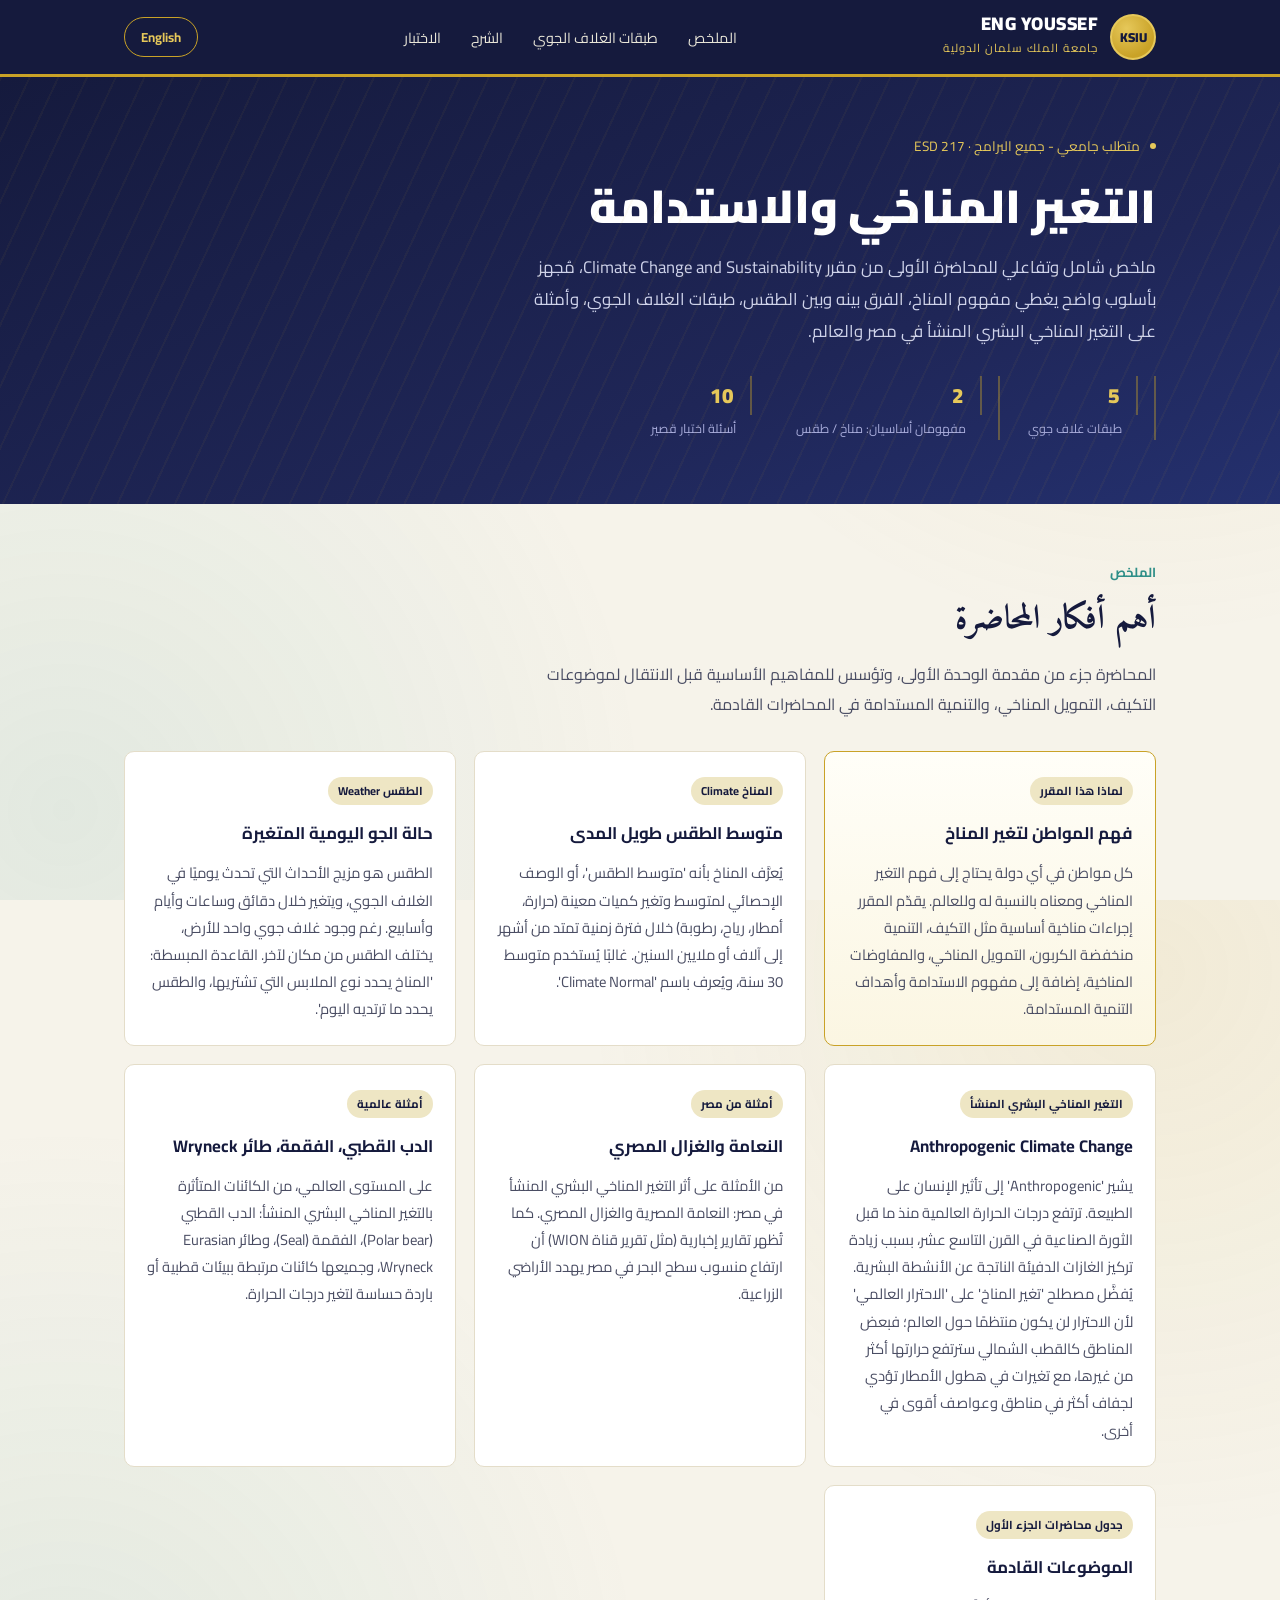
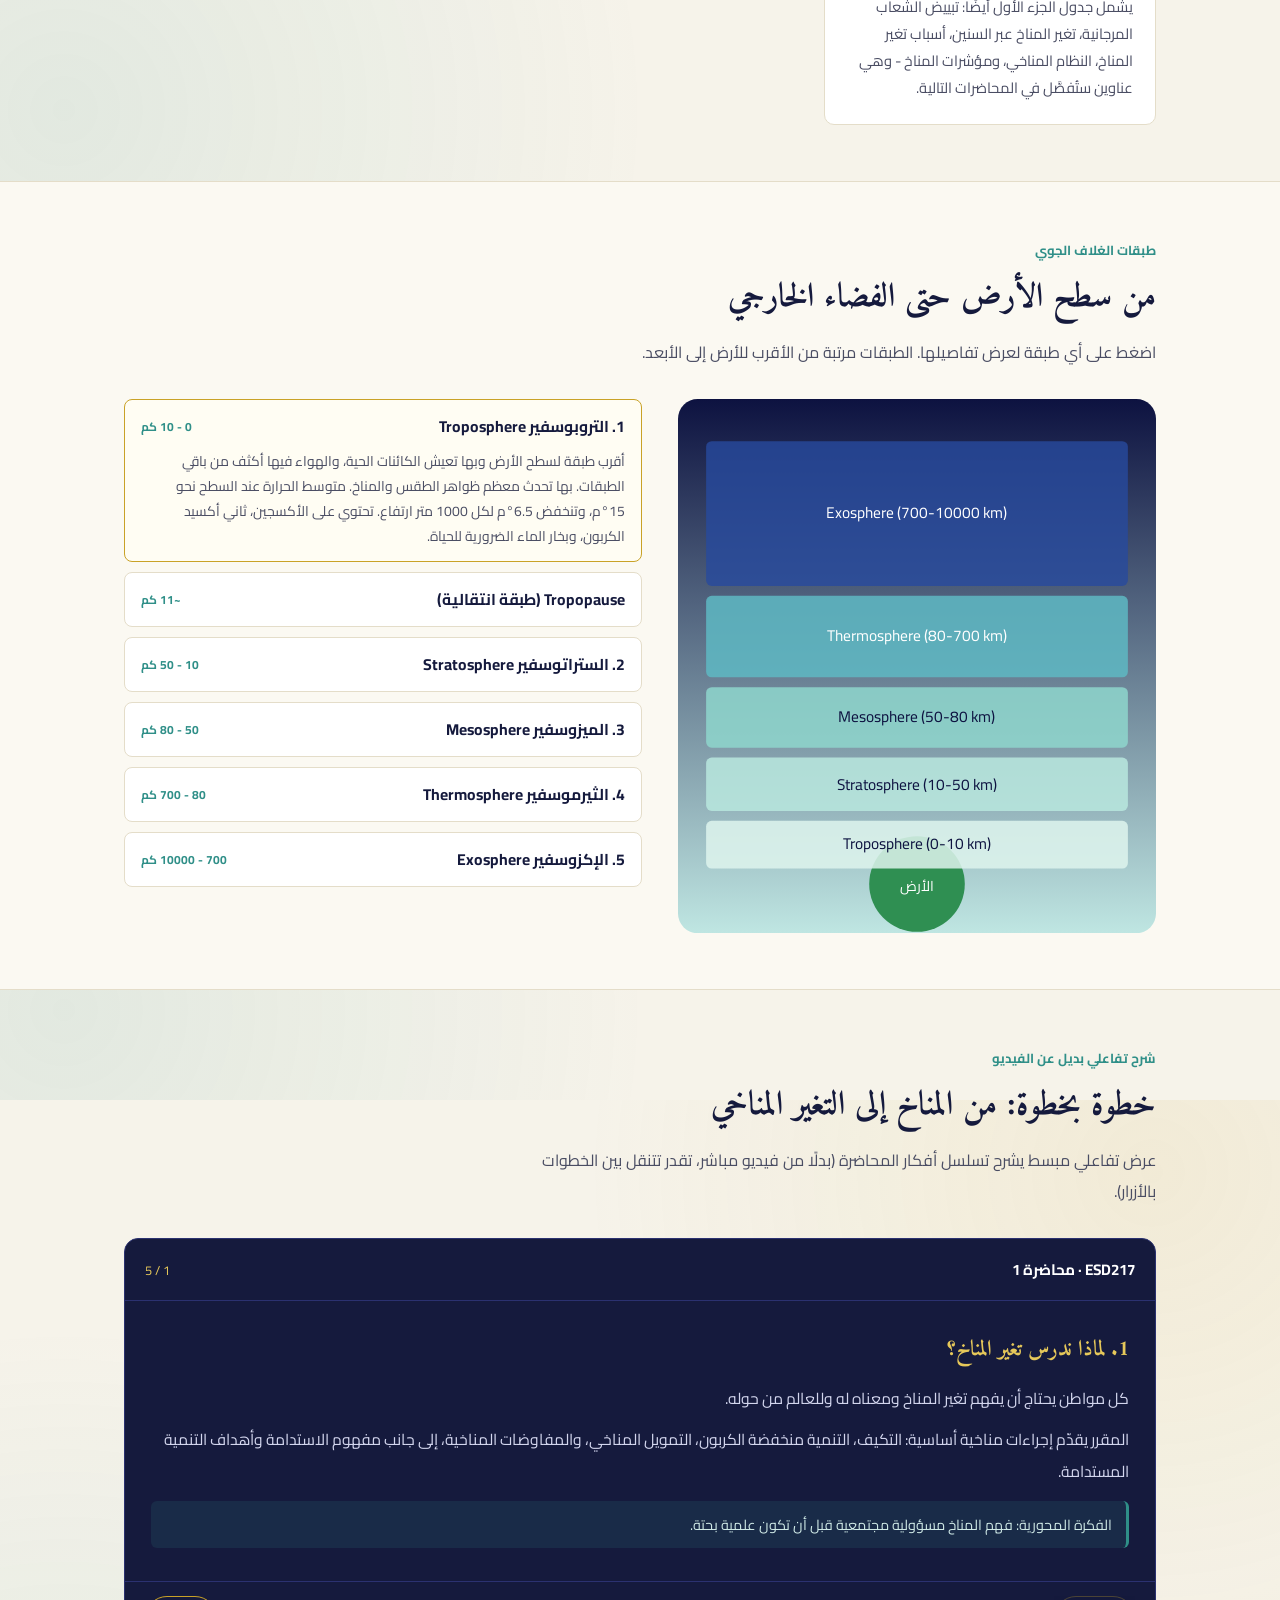
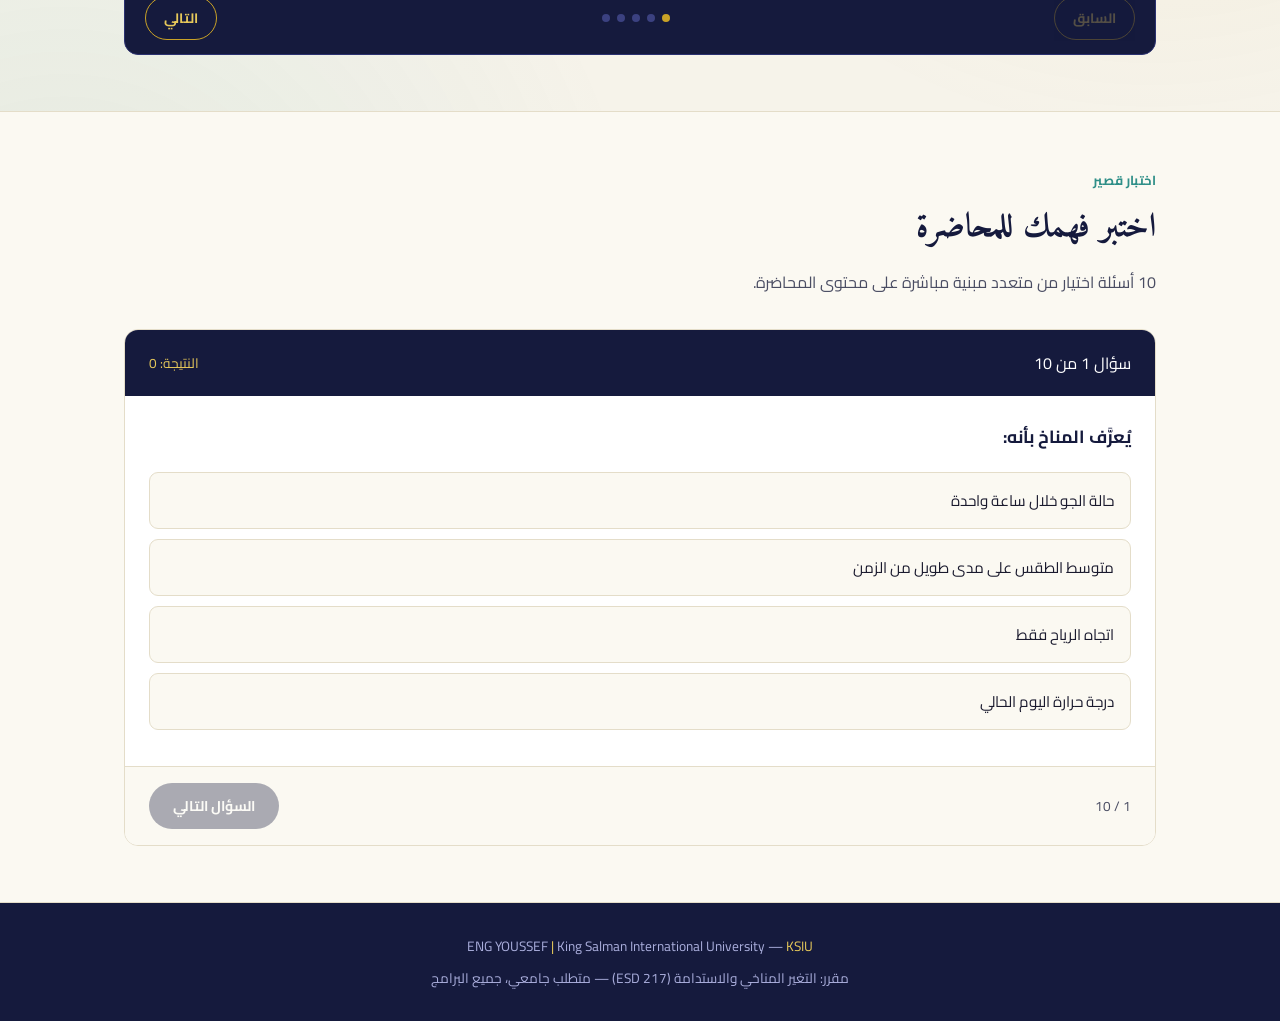
<file: ENG YOUSSEF.html>
<!DOCTYPE html>
<html lang="ar" dir="rtl" id="htmlRoot">
<head>
<meta charset="UTF-8">
<meta name="viewport" content="width=device-width, initial-scale=1, viewport-fit=cover">
<title>ENG YOUSSEF | ESD217 - Climate Change & Sustainability</title>
<link rel="preconnect" href="https://fonts.googleapis.com">
<link rel="preconnect" href="https://fonts.gstatic.com" crossorigin>
<link href="https://fonts.googleapis.com/css2?family=Cairo:wght@400;600;700;900&family=Amiri:ital,wght@0,400;0,700;1,400&family=Playfair+Display:wght@700;900&display=swap" rel="stylesheet">
<style>
:root{
  --navy:#151a3d; --navy-2:#1f2657; --gold:#c9a227; --gold-light:#e6c85a;
  --teal:#2f8f88; --paper:#f6f3ea; --ink:#1a1a2e; --ink-soft:#4a4d63;
  --card:#ffffff; --border:#e4ddc9;
  box-sizing:border-box; padding-top:env(safe-area-inset-top,0px); padding-bottom:env(safe-area-inset-bottom,0px);
}
*{box-sizing:border-box;}
html{scroll-padding-top:env(safe-area-inset-top,0px); scroll-behavior:smooth;}
html,body{height:100%;}
body{margin:0;font-family:'Cairo',sans-serif;background:var(--paper);color:var(--ink);
  background-image:radial-gradient(circle at 90% 8%, rgba(201,162,39,0.10), transparent 40%),
    radial-gradient(circle at 5% 90%, rgba(47,143,136,0.10), transparent 40%);}
html[dir="ltr"] body{font-family:'Cairo',system-ui,sans-serif;}
img{max-width:100%;}
.wrap{max-width:1080px;margin:0 auto;padding:0 24px;}
header.site{position:sticky;top:env(safe-area-inset-top,0px);z-index:50;background:var(--navy);border-bottom:3px solid var(--gold);}
.navbar{display:flex;align-items:center;justify-content:space-between;padding:14px 24px;max-width:1080px;margin:0 auto;gap:14px;flex-wrap:wrap;}
.brand{display:flex;align-items:center;gap:12px;}
.crest{width:46px;height:46px;border-radius:50%;background:radial-gradient(circle at 35% 30%, var(--gold-light), var(--gold) 70%);display:flex;align-items:center;justify-content:center;font-weight:900;color:var(--navy);font-size:13px;border:2px solid var(--gold-light);flex:none;}
.brand-text .eng{color:#fff;font-weight:900;font-size:1.15rem;line-height:1;letter-spacing:.5px;}
.brand-text .uni{color:var(--gold-light);font-size:.72rem;margin-top:3px;letter-spacing:1px;}
.navright{display:flex;align-items:center;gap:14px;}
nav.links{display:flex;gap:6px;flex-wrap:wrap;}
nav.links a{color:#e9e6d8;text-decoration:none;font-size:.9rem;padding:8px 12px;border-radius:8px;transition:background .2s;}
nav.links a:hover{background:rgba(255,255,255,.08);}
#langToggle{background:transparent;border:1.5px solid var(--gold);color:var(--gold-light);padding:7px 16px;border-radius:22px;font-family:'Cairo',sans-serif;font-weight:700;cursor:pointer;font-size:.82rem;white-space:nowrap;}
#langToggle:hover{background:rgba(201,162,39,.15);}
.hero{background:linear-gradient(160deg,var(--navy) 0%, var(--navy-2) 65%, #24306e 100%);color:#fff;padding:56px 0 64px;position:relative;overflow:hidden;}
.hero::after{content:"";position:absolute;inset:0;background:repeating-linear-gradient(115deg, rgba(201,162,39,0.05) 0 2px, transparent 2px 26px);pointer-events:none;}
.hero .wrap{position:relative;}
.eyebrow-row{display:flex;align-items:center;gap:10px;margin-bottom:18px;color:var(--gold-light);font-size:.85rem;}
.eyebrow-row .dot{width:6px;height:6px;background:var(--gold-light);border-radius:50%;}
.hero h1{font-size:clamp(1.9rem,4.5vw,2.9rem);margin:0 0 14px;font-weight:900;line-height:1.25;}
.hero p.lead{max-width:640px;color:#cfd3ea;font-size:1.05rem;line-height:1.9;margin-bottom:28px;}
.hero-meta{display:flex;gap:28px;flex-wrap:wrap;margin-top:8px;}
.hero-meta div{border-right:2px solid rgba(201,162,39,.4);padding-right:16px;}
html[dir="ltr"] .hero-meta div{border-right:none;border-left:2px solid rgba(201,162,39,.4);padding-right:0;padding-left:16px;}
.hero-meta div:last-child{border:none;}
.hero-meta .num{color:var(--gold-light);font-weight:900;font-size:1.3rem;}
.hero-meta .lbl{color:#a9addb;font-size:.78rem;margin-top:2px;}
section{padding:56px 0;}
section.alt{background:#fbf9f2;border-top:1px solid var(--border);border-bottom:1px solid var(--border);}
.section-head{margin-bottom:32px;}
.section-head .k{color:var(--teal);font-size:.82rem;font-weight:700;margin-bottom:6px;}
.section-head h2{font-family:'Amiri',serif;font-size:clamp(1.5rem,3vw,2.1rem);margin:0;color:var(--navy);font-weight:700;}
html[dir="ltr"] .section-head h2{font-family:'Playfair Display',serif;}
.section-head p{color:var(--ink-soft);margin-top:10px;max-width:640px;line-height:1.9;}
.grid-cards{display:grid;grid-template-columns:repeat(auto-fit,minmax(250px,1fr));gap:18px;}
.card{background:var(--card);border:1px solid var(--border);border-radius:10px;padding:22px;position:relative;}
.card .tag{display:inline-block;font-size:.72rem;color:var(--navy);background:#eee6c4;padding:3px 10px;border-radius:20px;margin-bottom:12px;font-weight:700;}
.card h3{margin:0 0 10px;font-size:1.05rem;color:var(--navy);}
.card p{margin:0;color:var(--ink-soft);font-size:.92rem;line-height:1.85;}
.card.highlight{border-color:var(--gold);background:linear-gradient(180deg,#fffef8,#fbf6e2);}
.atmos-wrap{display:flex;gap:36px;flex-wrap:wrap;align-items:flex-start;}
.atmos-svg{flex:1 1 320px;min-width:280px;}
.atmos-list{flex:1 1 360px;display:flex;flex-direction:column;gap:10px;}
.atmos-item{border:1px solid var(--border);background:var(--card);border-radius:8px;padding:12px 16px;cursor:pointer;transition:border-color .2s;}
.atmos-item:hover{border-color:var(--teal);}
.atmos-item.active{border-color:var(--gold);background:#fffdf3;}
.atmos-item .row{display:flex;justify-content:space-between;align-items:center;}
.atmos-item h4{margin:0;font-size:.98rem;color:var(--navy);}
.atmos-item .alt{font-size:.75rem;color:var(--teal);font-weight:700;}
.atmos-item .detail{display:none;margin-top:8px;font-size:.87rem;color:var(--ink-soft);line-height:1.8;}
.atmos-item.active .detail{display:block;}
.explainer{background:var(--navy);border-radius:14px;overflow:hidden;border:1px solid #2b3170;}
.explainer-top{display:flex;justify-content:space-between;align-items:center;padding:16px 20px;border-bottom:1px solid #2b3170;}
.explainer-top .title{color:#fff;font-weight:700;font-size:.95rem;}
.explainer-top .step-count{color:var(--gold-light);font-size:.8rem;}
.explainer-stage{min-height:280px;padding:30px 26px;color:#e6e8f7;}
.explainer-stage h3{color:var(--gold-light);font-family:'Amiri',serif;font-size:1.35rem;margin:0 0 14px;}
html[dir="ltr"] .explainer-stage h3{font-family:'Playfair Display',serif;}
.explainer-stage p{line-height:2;font-size:.98rem;color:#d3d6ee;margin:0 0 10px;}
.explainer-stage .example{background:rgba(47,143,136,.15);border-right:3px solid var(--teal);padding:10px 14px;border-radius:6px;margin-top:14px;font-size:.9rem;color:#cfe9e6;}
html[dir="ltr"] .explainer-stage .example{border-right:none;border-left:3px solid var(--teal);}
.explainer-nav{display:flex;justify-content:space-between;align-items:center;padding:14px 20px;border-top:1px solid #2b3170;}
.explainer-nav .dots{display:flex;gap:7px;}
.explainer-nav .dots span{width:8px;height:8px;border-radius:50%;background:#3b4180;}
.explainer-nav .dots span.on{background:var(--gold);}
.explainer-nav button{background:transparent;border:1.5px solid var(--gold);color:var(--gold-light);padding:8px 18px;border-radius:24px;font-family:'Cairo',sans-serif;font-weight:700;cursor:pointer;font-size:.85rem;}
.explainer-nav button:disabled{opacity:.3;cursor:default;}
.explainer-nav button:hover:not(:disabled){background:rgba(201,162,39,.12);}
.quiz-card{background:var(--card);border:1px solid var(--border);border-radius:14px;overflow:hidden;}
.quiz-head{background:var(--navy);color:#fff;padding:18px 24px;display:flex;justify-content:space-between;align-items:center;}
.quiz-head .qn{font-size:.85rem;color:var(--gold-light);}
.quiz-body{padding:26px 24px;}
.quiz-body h3{margin:0 0 20px;font-size:1.1rem;color:var(--navy);line-height:1.7;}
.opt{display:block;width:100%;text-align:inherit;background:#fbf9f2;border:1.5px solid var(--border);padding:13px 16px;border-radius:9px;margin-bottom:10px;cursor:pointer;font-family:'Cairo',sans-serif;font-size:.95rem;color:var(--ink);transition:.15s;}
.opt:hover{border-color:var(--teal);}
.opt.correct{border-color:#2f8f52;background:#eaf7ee;color:#205c34;font-weight:700;}
.opt.wrong{border-color:#c0392b;background:#fbe9e7;color:#8a2c22;font-weight:700;}
.opt:disabled{cursor:default;}
.feedback{margin-top:14px;padding:13px 16px;border-radius:9px;font-size:.88rem;line-height:1.8;display:none;}
.feedback.show{display:block;}
.feedback.ok{background:#eaf7ee;color:#205c34;}
.feedback.bad{background:#fbe9e7;color:#8a2c22;}
.quiz-foot{display:flex;justify-content:space-between;align-items:center;padding:16px 24px;border-top:1px solid var(--border);background:#fbf9f2;}
.quiz-foot button{background:var(--navy);color:#fff;border:none;padding:10px 24px;border-radius:24px;font-family:'Cairo',sans-serif;font-weight:700;cursor:pointer;font-size:.88rem;}
.quiz-foot button:disabled{opacity:.35;cursor:default;}
.score-view{padding:50px 24px;text-align:center;}
.score-view .big{font-size:3rem;font-weight:900;color:var(--gold);}
.score-view p{color:var(--ink-soft);margin-top:8px;}
.score-view button{margin-top:20px;background:var(--teal);color:#fff;border:none;padding:11px 26px;border-radius:24px;font-family:'Cairo',sans-serif;font-weight:700;cursor:pointer;}
footer{background:var(--navy);color:#a9addb;text-align:center;padding:30px 20px;font-size:.85rem;}
footer .gold{color:var(--gold-light);}
@media (max-width:640px){ nav.links{display:none;} .hero-meta div{border:none;padding:0;} }
</style>
</head>
<body>

<header class="site">
  <div class="navbar">
    <div class="brand">
      <div class="crest">KSIU</div>
      <div class="brand-text">
        <div class="eng">ENG YOUSSEF</div>
        <div class="uni" data-t="uniName">King Salman International University</div>
      </div>
    </div>
    <nav class="links">
      <a href="#summary" data-t="navSummary">الملخص</a>
      <a href="#atmosphere" data-t="navAtmos">طبقات الغلاف الجوي</a>
      <a href="#explainer" data-t="navExplain">الشرح</a>
      <a href="#quiz" data-t="navQuiz">الاختبار</a>
    </nav>
    <div class="navright">
      <button id="langToggle">English</button>
    </div>
  </div>
</header>

<section class="hero">
  <div class="wrap">
    <div class="eyebrow-row"><span class="dot"></span> <span data-t="eyebrow">متطلب جامعي - جميع البرامج · ESD 217</span></div>
    <h1 data-t="heroH1">التغير المناخي والاستدامة</h1>
    <p class="lead" data-t="heroLead">ملخص شامل وتفاعلي للمحاضرة الأولى من مقرر Climate Change and Sustainability، مُجهز بأسلوب واضح يغطي مفهوم المناخ، الفرق بينه وبين الطقس، طبقات الغلاف الجوي، وأمثلة على التغير المناخي البشري المنشأ في مصر والعالم.</p>
    <div class="hero-meta">
      <div><div class="num">5</div><div class="lbl" data-t="metaLayers">طبقات غلاف جوي</div></div>
      <div><div class="num">2</div><div class="lbl" data-t="metaConcepts">مفهومان أساسيان: مناخ / طقس</div></div>
      <div><div class="num">10</div><div class="lbl" data-t="metaQuiz">أسئلة اختبار قصير</div></div>
    </div>
  </div>
</section>

<section id="summary">
  <div class="wrap">
    <div class="section-head">
      <div class="k" data-t="sumK">الملخص</div>
      <h2 data-t="sumH2">أهم أفكار المحاضرة</h2>
      <p data-t="sumP">المحاضرة جزء من مقدمة الوحدة الأولى، وتؤسس للمفاهيم الأساسية قبل الانتقال لموضوعات التكيف، التمويل المناخي، والتنمية المستدامة في المحاضرات القادمة.</p>
    </div>
    <div class="grid-cards" id="cardsGrid"></div>
  </div>
</section>

<section id="atmosphere" class="alt">
  <div class="wrap">
    <div class="section-head">
      <div class="k" data-t="atmK">طبقات الغلاف الجوي</div>
      <h2 data-t="atmH2">من سطح الأرض حتى الفضاء الخارجي</h2>
      <p data-t="atmP">اضغط على أي طبقة لعرض تفاصيلها. الطبقات مرتبة من الأقرب للأرض إلى الأبعد.</p>
    </div>
    <div class="atmos-wrap">
      <svg class="atmos-svg" viewBox="0 0 340 380" xmlns="http://www.w3.org/2000/svg">
        <defs><linearGradient id="skyGrad" x1="0" y1="1" x2="0" y2="0">
          <stop offset="0%" stop-color="#bfe6e2"/><stop offset="100%" stop-color="#0d1240"/>
        </linearGradient></defs>
        <rect x="0" y="0" width="340" height="380" rx="14" fill="url(#skyGrad)"/>
        <circle cx="170" cy="345" r="34" fill="#2f8f52"/>
        <text x="170" y="350" text-anchor="middle" fill="#fff" font-size="10" font-family="Cairo" id="earthLbl">الأرض</text>
        <g font-family="Cairo" font-size="11" fill="#0d1240">
          <rect x="20" y="300" width="300" height="34" fill="#dff5ee" opacity=".85" rx="4"/>
          <text x="170" y="320" text-anchor="middle">Troposphere (0-10 km)</text>
          <rect x="20" y="255" width="300" height="38" fill="#b9e8de" opacity=".85" rx="4"/>
          <text x="170" y="278" text-anchor="middle">Stratosphere (10-50 km)</text>
          <rect x="20" y="205" width="300" height="43" fill="#8fd6cd" opacity=".85" rx="4"/>
          <text x="170" y="230" text-anchor="middle" fill="#0d1240">Mesosphere (50-80 km)</text>
          <rect x="20" y="140" width="300" height="58" fill="#5fb9c4" opacity=".85" rx="4"/>
          <text x="170" y="172" text-anchor="middle" fill="#fff">Thermosphere (80-700 km)</text>
          <rect x="20" y="30" width="300" height="103" fill="#274a9e" opacity=".8" rx="4"/>
          <text x="170" y="85" text-anchor="middle" fill="#fff">Exosphere (700-10000 km)</text>
        </g>
      </svg>
      <div class="atmos-list" id="atmosList"></div>
    </div>
  </div>
</section>

<section id="explainer">
  <div class="wrap">
    <div class="section-head">
      <div class="k" data-t="expK">شرح تفاعلي بديل عن الفيديو</div>
      <h2 data-t="expH2">خطوة بخطوة: من المناخ إلى التغير المناخي</h2>
      <p data-t="expP">عرض تفاعلي مبسط يشرح تسلسل أفكار المحاضرة (بدلًا من فيديو مباشر، تقدر تتنقل بين الخطوات بالأزرار).</p>
    </div>
    <div class="explainer">
      <div class="explainer-top">
        <div class="title" data-t="expTitle">ESD217 · محاضرة 1</div>
        <div class="step-count" id="stepCount">1 / 5</div>
      </div>
      <div class="explainer-stage" id="stage"></div>
      <div class="explainer-nav">
        <button id="prevBtn" data-t="prevBtn">السابق</button>
        <div class="dots" id="dots"></div>
        <button id="nextBtn" data-t="nextBtn">التالي</button>
      </div>
    </div>
  </div>
</section>

<section id="quiz" class="alt">
  <div class="wrap">
    <div class="section-head">
      <div class="k" data-t="quizK">اختبار قصير</div>
      <h2 data-t="quizH2">اختبر فهمك للمحاضرة</h2>
      <p data-t="quizP">10 أسئلة اختيار من متعدد مبنية مباشرة على محتوى المحاضرة.</p>
    </div>
    <div class="quiz-card">
      <div class="quiz-head">
        <div id="quizTitle">1 of 10</div>
        <div class="qn" id="quizScoreTop">Score: 0</div>
      </div>
      <div id="quizArea"></div>
    </div>
  </div>
</section>

<footer>
  <div>ENG YOUSSEF <span class="gold">|</span> King Salman International University — <span class="gold">KSIU</span></div>
  <div style="margin-top:6px;" data-t="footModule">Module: Climate Change and Sustainability (ESD 217) — University Requirement, All Programs</div>
</footer>

<script>
/* ======================= TRANSLATIONS: static UI ======================= */
const UI = {
  ar:{
    uniName:"جامعة الملك سلمان الدولية", navSummary:"الملخص", navAtmos:"طبقات الغلاف الجوي", navExplain:"الشرح", navQuiz:"الاختبار",
    eyebrow:"متطلب جامعي - جميع البرامج · ESD 217",
    heroH1:"التغير المناخي والاستدامة",
    heroLead:"ملخص شامل وتفاعلي للمحاضرة الأولى من مقرر Climate Change and Sustainability، مُجهز بأسلوب واضح يغطي مفهوم المناخ، الفرق بينه وبين الطقس، طبقات الغلاف الجوي، وأمثلة على التغير المناخي البشري المنشأ في مصر والعالم.",
    metaLayers:"طبقات غلاف جوي", metaConcepts:"مفهومان أساسيان: مناخ / طقس", metaQuiz:"أسئلة اختبار قصير",
    sumK:"الملخص", sumH2:"أهم أفكار المحاضرة",
    sumP:"المحاضرة جزء من مقدمة الوحدة الأولى، وتؤسس للمفاهيم الأساسية قبل الانتقال لموضوعات التكيف، التمويل المناخي، والتنمية المستدامة في المحاضرات القادمة.",
    atmK:"طبقات الغلاف الجوي", atmH2:"من سطح الأرض حتى الفضاء الخارجي", atmP:"اضغط على أي طبقة لعرض تفاصيلها. الطبقات مرتبة من الأقرب للأرض إلى الأبعد.",
    expK:"شرح تفاعلي بديل عن الفيديو", expH2:"خطوة بخطوة: من المناخ إلى التغير المناخي",
    expP:"عرض تفاعلي مبسط يشرح تسلسل أفكار المحاضرة (بدلًا من فيديو مباشر، تقدر تتنقل بين الخطوات بالأزرار).",
    expTitle:"ESD217 · محاضرة 1", prevBtn:"السابق", nextBtn:"التالي", nextBtnLast:"انتهى",
    quizK:"اختبار قصير", quizH2:"اختبر فهمك للمحاضرة", quizP:"10 أسئلة اختيار من متعدد مبنية مباشرة على محتوى المحاضرة.",
    footModule:"مقرر: التغير المناخي والاستدامة (ESD 217) — متطلب جامعي، جميع البرامج",
    earthLbl:"الأرض", langBtn:"English",
    quizOf:(a,b)=>`سؤال ${a} من ${b}`, quizScore:s=>`النتيجة: ${s}`, quizDone:"انتهى الاختبار",
    quizNextBtn:"السؤال التالي", quizShowResult:"عرض النتيجة", quizRestart:"إعادة الاختبار",
    quizCorrect:"إجابة صحيحة! ", quizWrong:"إجابة غير صحيحة. ", quizResultDesc:"نتيجتك في الاختبار القصير لمحاضرة التغير المناخي والاستدامة."
  },
  en:{
    uniName:"King Salman International University", navSummary:"Summary", navAtmos:"Atmosphere Layers", navExplain:"Explainer", navQuiz:"Quiz",
    eyebrow:"University Requirement - All Programs · ESD 217",
    heroH1:"Climate Change and Sustainability",
    heroLead:"A complete, interactive summary of Lecture 1 from the Climate Change and Sustainability module, covering the concept of climate, climate vs. weather, atmosphere layers, and examples of anthropogenic climate change in Egypt and worldwide.",
    metaLayers:"Atmosphere layers", metaConcepts:"2 core concepts: Climate / Weather", metaQuiz:"Short-quiz questions",
    sumK:"Summary", sumH2:"Key ideas from the lecture",
    sumP:"This lecture is part of the introduction to Part 1, laying the groundwork before moving to adaptation, climate finance, and sustainable development in upcoming lectures.",
    atmK:"Atmosphere Layers", atmH2:"From Earth's surface to outer space", atmP:"Click any layer to see its details. Layers are ordered from closest to Earth to farthest.",
    expK:"Interactive walkthrough (video substitute)", expH2:"Step by step: from climate to climate change",
    expP:"A simplified interactive walkthrough of the lecture's flow of ideas (instead of a direct video, navigate between steps with the buttons).",
    expTitle:"ESD217 · Lecture 1", prevBtn:"Previous", nextBtn:"Next", nextBtnLast:"Done",
    quizK:"Short Quiz", quizH2:"Test your understanding", quizP:"10 multiple-choice questions built directly from the lecture content.",
    footModule:"Module: Climate Change and Sustainability (ESD 217) — University Requirement, All Programs",
    earthLbl:"Earth", langBtn:"العربية",
    quizOf:(a,b)=>`Question ${a} of ${b}`, quizScore:s=>`Score: ${s}`, quizDone:"Quiz complete",
    quizNextBtn:"Next question", quizShowResult:"Show result", quizRestart:"Restart quiz",
    quizCorrect:"Correct! ", quizWrong:"Not quite. ", quizResultDesc:"Your score on the Climate Change & Sustainability short quiz."
  }
};

/* ======================= Cards, atmosphere, explainer, quiz content ======================= */
const CARDS = {
  ar:[
    {tag:"لماذا هذا المقرر", h:"فهم المواطن لتغير المناخ", p:"كل مواطن في أي دولة يحتاج إلى فهم التغير المناخي ومعناه بالنسبة له وللعالم. يقدّم المقرر إجراءات مناخية أساسية مثل التكيف، التنمية منخفضة الكربون، التمويل المناخي، والمفاوضات المناخية، إضافة إلى مفهوم الاستدامة وأهداف التنمية المستدامة.", hl:true},
    {tag:"المناخ Climate", h:"متوسط الطقس طويل المدى", p:"يُعرَّف المناخ بأنه 'متوسط الطقس'، أو الوصف الإحصائي لمتوسط وتغير كميات معينة (حرارة، أمطار، رياح، رطوبة) خلال فترة زمنية تمتد من أشهر إلى آلاف أو ملايين السنين. غالبًا يُستخدم متوسط 30 سنة، ويُعرف باسم 'Climate Normal'."},
    {tag:"الطقس Weather", h:"حالة الجو اليومية المتغيرة", p:"الطقس هو مزيج الأحداث التي تحدث يوميًا في الغلاف الجوي، ويتغير خلال دقائق وساعات وأيام وأسابيع. رغم وجود غلاف جوي واحد للأرض، يختلف الطقس من مكان لآخر. القاعدة المبسطة: 'المناخ يحدد نوع الملابس التي تشتريها، والطقس يحدد ما ترتديه اليوم'."},
    {tag:"التغير المناخي البشري المنشأ", h:"Anthropogenic Climate Change", p:"يشير 'Anthropogenic' إلى تأثير الإنسان على الطبيعة. ترتفع درجات الحرارة العالمية منذ ما قبل الثورة الصناعية في القرن التاسع عشر، بسبب زيادة تركيز الغازات الدفيئة الناتجة عن الأنشطة البشرية. يُفضَّل مصطلح 'تغير المناخ' على 'الاحترار العالمي' لأن الاحترار لن يكون منتظمًا حول العالم؛ فبعض المناطق كالقطب الشمالي سترتفع حرارتها أكثر من غيرها، مع تغيرات في هطول الأمطار تؤدي لجفاف أكثر في مناطق وعواصف أقوى في أخرى."},
    {tag:"أمثلة من مصر", h:"النعامة والغزال المصري", p:"من الأمثلة على أثر التغير المناخي البشري المنشأ في مصر: النعامة المصرية والغزال المصري. كما تُظهر تقارير إخبارية (مثل تقرير قناة WION) أن ارتفاع منسوب سطح البحر في مصر يهدد الأراضي الزراعية."},
    {tag:"أمثلة عالمية", h:"الدب القطبي، الفقمة، طائر Wryneck", p:"على المستوى العالمي، من الكائنات المتأثرة بالتغير المناخي البشري المنشأ: الدب القطبي (Polar bear)، الفقمة (Seal)، وطائر Eurasian Wryneck، وجميعها كائنات مرتبطة ببيئات قطبية أو باردة حساسة لتغير درجات الحرارة."},
    {tag:"جدول محاضرات الجزء الأول", h:"الموضوعات القادمة", p:"يشمل جدول الجزء الأول أيضًا: تبييض الشعاب المرجانية، تغير المناخ عبر السنين، أسباب تغير المناخ، النظام المناخي، ومؤشرات المناخ - وهي عناوين ستُفصَّل في المحاضرات التالية."}
  ],
  en:[
    {tag:"Why this module", h:"Citizens need to understand climate change", p:"Citizens in every country need to understand climate change and what it means for them and the world. The course introduces key climate actions such as adaptation, low carbon development, climate finance, and climate negotiations, plus the concept of sustainability and sustainable development goals.", hl:true},
    {tag:"Climate", h:"Long-term average weather", p:"Climate is defined as the 'average weather', or the statistical description in terms of the mean and variability of relevant quantities over a period of time ranging from months to thousands or millions of years. A 30-year average is often used, known as 'Climate Normal'."},
    {tag:"Weather", h:"Day-to-day changing conditions", p:"Weather is the mix of events that happen each day in our atmosphere, changing over minutes, hours, days, and weeks. Even though there's only one atmosphere on Earth, weather differs from place to place. Simple rule: 'Climate tells you what clothes to buy, weather tells you what clothes to wear.'"},
    {tag:"Anthropogenic Climate Change", h:"Human-driven climate change", p:"'Anthropogenic' refers to the influence humans have on the natural world. Average global temperatures have been rising since before the 19th-century Industrial Revolution, driven by rising greenhouse gas concentrations from human activities. 'Climate change' is preferred over 'global warming' because warming won't be uniform worldwide; some areas like the Arctic will warm much more than others, with changes in precipitation causing more droughts in some regions and stronger storms in others."},
    {tag:"Examples from Egypt", h:"Egyptian Ostrich and Egyptian Ghazal", p:"Examples of anthropogenic climate change in Egypt include the Egyptian Ostrich and Egyptian Ghazal. News coverage (such as a WION report) also shows Egypt's rising sea level threatening farmland."},
    {tag:"Worldwide examples", h:"Polar bear, seal, Eurasian Wryneck", p:"Worldwide, species affected by anthropogenic climate change include the polar bear, the seal, and the Eurasian Wryneck — all linked to polar or cold environments sensitive to temperature change."},
    {tag:"Part 1 lecture schedule", h:"Topics coming up", p:"The Part 1 schedule also includes: coral reef bleaching, climate change over the years, climate change causes, the climate system, and climate indicators — topics to be covered in upcoming lectures."}
  ]
};

const ATMOS = {
  ar:[
    {h:"1. التروبوسفير Troposphere", alt:"0 - 10 كم", d:"أقرب طبقة لسطح الأرض وبها تعيش الكائنات الحية، والهواء فيها أكثف من باقي الطبقات. بها تحدث معظم ظواهر الطقس والمناخ. متوسط الحرارة عند السطح نحو 15°م، وتنخفض 6.5°م لكل 1000 متر ارتفاع. تحتوي على الأكسجين، ثاني أكسيد الكربون، وبخار الماء الضرورية للحياة."},
    {h:"Tropopause (طبقة انتقالية)", alt:"~11 كم", d:"طبقة هواء رقيقة أعلى التروبوسفير، تعمل كحاجز يمنع اختلاط الهواء البارد في التروبوسفير بالهواء الدافئ في الستراتوسفير."},
    {h:"2. الستراتوسفير Stratosphere", alt:"10 - 50 كم", d:"الطبقة الثانية من سطح الأرض. تظل الحرارة ثابتة حتى ارتفاع 20 كم ثم ترتفع بسبب طبقة الأوزون التي تمتد حتى نحو 40 كم. تحتوي على طبقة الأوزون الحامية، وهي المفضلة لطيران الطائرات لأن حركة الهواء فيها أفقية."},
    {h:"3. الميزوسفير Mesosphere", alt:"50 - 80 كم", d:"أبرد طبقة في الغلاف الجوي، وقد تصل الحرارة عند قمتها إلى -93°م. معظم الشهب المتساقطة تحترق وتتفكك فيها، ما يجعلها تلعب دورًا حيويًا في حماية الحياة."},
    {h:"4. الثيرموسفير Thermosphere", alt:"80 - 700 كم", d:"تصل حرارتها لأكثر من 2000°م. الجزء السفلي منها (80-550 كم) يُسمى الأيونوسفير، ويُستخدم في الاتصالات اللاسلكية بعيدة المدى."},
    {h:"5. الإكزوسفير Exosphere", alt:"700 - 10000 كم", d:"أعلى طبقات الغلاف الجوي. المنطقة المثالية لوضع الأقمار الصناعية ومركبات الفضاء نظرًا لانخفاض كثافة الهواء الشديد فيها."}
  ],
  en:[
    {h:"1. Troposphere", alt:"0 - 10 km", d:"The closest layer to Earth's surface, where living organisms live; the air is denser here than other layers. Most weather and climate phenomena occur here. Average surface temperature is about 15°C, decreasing 6.5°C per 1000 m of elevation. Contains oxygen, CO2, and water vapor essential for life."},
    {h:"Tropopause layer", alt:"~11 km", d:"A thin air layer atop the troposphere, acting as a barrier preventing cold tropospheric air from mixing with warm stratospheric air."},
    {h:"2. Stratosphere", alt:"10 - 50 km", d:"The second layer from Earth's surface. Temperature stays constant to 20 km then rises due to the ozone layer (up to ~40 km). Contains the protective ozone layer; preferred for aircraft flying since air currents move horizontally."},
    {h:"3. Mesosphere", alt:"50 - 80 km", d:"The coldest atmospheric layer, reaching -93°C at its top. Most meteors burn up and disintegrate here, playing a vital role in protecting life on Earth."},
    {h:"4. Thermosphere", alt:"80 - 700 km", d:"Temperatures exceed 2000°C. Its lower part (80-550 km), the Ionosphere, is used for long-distance radio communications."},
    {h:"5. Exosphere", alt:"700 - 10000 km", d:"The highest atmospheric layer. The ideal region for satellites and spacecraft due to the extremely low air density."}
  ]
};

const STEPS = {
  ar:[
    {h:"1. لماذا ندرس تغير المناخ؟", p:["كل مواطن يحتاج أن يفهم تغير المناخ ومعناه له وللعالم من حوله.","المقرر يقدّم إجراءات مناخية أساسية: التكيف، التنمية منخفضة الكربون، التمويل المناخي، والمفاوضات المناخية، إلى جانب مفهوم الاستدامة وأهداف التنمية المستدامة."], ex:"الفكرة المحورية: فهم المناخ مسؤولية مجتمعية قبل أن تكون علمية بحتة."},
    {h:"2. المناخ مقابل الطقس", p:["المناخ = متوسط الطقس على مدى طويل، ويُقاس غالبًا بمتوسط 30 عامًا يُسمى Climate Normal.","الطقس = حالة الجو اللحظية المتغيرة خلال دقائق أو ساعات أو أيام."], ex:"مثال: 'المناخ يحدد نوع الملابس التي تشتريها، والطقس يحدد ما ترتديه اليوم'."},
    {h:"3. طبقات الغلاف الجوي", p:["الغلاف الجوي مقسم إلى 5 طبقات رئيسية: التروبوسفير، الستراتوسفير، الميزوسفير، الثيرموسفير، والإكزوسفير.","معظم ظواهر الطقس تحدث في التروبوسفير، بينما تحمي طبقة الأوزون في الستراتوسفير الحياة من الأشعة فوق البنفسجية."], ex:"راجع قسم 'طبقات الغلاف الجوي' أعلاه للتفاصيل الكاملة."},
    {h:"4. التغير المناخي البشري المنشأ", p:["Anthropogenic climate change يشير إلى تغير مناخ الأرض بفعل الأنشطة البشرية، وخاصة زيادة الغازات الدفيئة منذ الثورة الصناعية.","يُفضَّل 'تغير المناخ' على 'الاحترار العالمي' لأن الاحترار لن يكون منتظمًا حول العالم."], ex:"مثال من مصر: النعامة والغزال المصري، وتهديد ارتفاع منسوب البحر للأراضي الزراعية."},
    {h:"5. أثر عالمي متصاعد", p:["على المستوى العالمي، تتأثر كائنات مرتبطة بالبيئات الباردة، مثل الدب القطبي والفقمة وطائر Eurasian Wryneck.","تجهّز هذه الأمثلة للانتقال إلى الموضوعات القادمة: أسباب تغير المناخ، النظام المناخي، ومؤشرات المناخ."], ex:"الخطوة التالية في المقرر: الغوص في أسباب تغير المناخ والنظام المناخي بالتفصيل."}
  ],
  en:[
    {h:"1. Why study climate change?", p:["Citizens in every country need to understand climate change and what it means for them and the world.","The course introduces key climate actions: adaptation, low carbon development, climate finance, and climate negotiations, plus sustainability and sustainable development goals."], ex:"Core idea: understanding climate is a societal responsibility, not just a scientific one."},
    {h:"2. Climate vs. Weather", p:["Climate = long-term average weather, often measured as a 30-year average called Climate Normal.","Weather = the moment-to-moment state of the atmosphere, changing over minutes, hours, or days."], ex:"Example: 'Climate tells you what clothes to buy, weather tells you what clothes to wear.'"},
    {h:"3. Atmosphere layers", p:["The atmosphere is divided into 5 main layers: Troposphere, Stratosphere, Mesosphere, Thermosphere, and Exosphere.","Most weather occurs in the Troposphere, while the ozone layer in the Stratosphere protects life from UV radiation."], ex:"See the 'Atmosphere Layers' section above for full details."},
    {h:"4. Anthropogenic climate change", p:["Anthropogenic climate change refers to Earth's climate changing due to human activities, especially rising greenhouse gases since the Industrial Revolution.","'Climate change' is preferred over 'global warming' since warming won't be uniform worldwide."], ex:"Example from Egypt: the Egyptian Ostrich and Ghazal, and rising sea levels threatening farmland."},
    {h:"5. A growing worldwide impact", p:["Worldwide, species linked to cold environments are affected, such as the polar bear, seal, and Eurasian Wryneck.","These examples set up upcoming topics: causes of climate change, the climate system, and climate indicators."], ex:"Next in the module: a deep dive into climate change causes and the climate system."}
  ]
};

const QUIZ = {
  ar:[
    {q:"يُعرَّف المناخ بأنه:", opts:["حالة الجو خلال ساعة واحدة","متوسط الطقس على مدى طويل من الزمن","اتجاه الرياح فقط","درجة حرارة اليوم الحالي"], correct:1, fb:"المناخ هو الوصف الإحصائي لمتوسط وتغير كميات الطقس على مدى فترة طويلة، من أشهر إلى ملايين السنين."},
    {q:"ماذا يُسمى متوسط ملاحظات الطقس على مدى 30 عامًا؟", opts:["Weather Report","Climate Normal","Storm Index","Seasonal Average"], correct:1, fb:"يُطلق على متوسطات الثلاثين عامًا لملاحظات الطقس اسم 'Climate Normal'."},
    {q:"وفق المثال الوارد في المحاضرة، ماذا يحدد الطقس؟", opts:["نوع الملابس التي نرتديها اليوم","لون البيت","نوع السيارة","موعد الإجازة السنوية"], correct:0, fb:"'المناخ يحدد نوع الملابس التي تشتريها، والطقس يحدد ما ترتديه اليوم'."},
    {q:"أي الطبقات هي الأقرب لسطح الأرض وتحدث بها معظم ظواهر الطقس؟", opts:["الستراتوسفير","الإكزوسفير","التروبوسفير","الثيرموسفير"], correct:2, fb:"التروبوسفير هي أقرب طبقة لسطح الأرض، وبها تحدث معظم ظواهر الطقس."},
    {q:"ما الذي يحمي الكائنات الحية من الأشعة فوق البنفسجية في الستراتوسفير؟", opts:["طبقة الأيونوسفير","طبقة الأوزون","الغلاف المغناطيسي","طبقة التروبوبوز"], correct:1, fb:"تحتوي الستراتوسفير على طبقة الأوزون التي تمتص الأشعة فوق البنفسجية."},
    {q:"لماذا تُعد الميزوسفير مهمة لحماية الحياة على الأرض؟", opts:["لأنها تحتوي على الأكسجين اللازم للتنفس","لأن معظم الشهب تحترق وتتفكك فيها","لأنها تحتوي على الأيونوسفير","لأنها أقرب طبقة للأرض"], correct:1, fb:"معظم الشهب المتساقطة تحترق وتتفكك عند مرورها بالميزوسفير."},
    {q:"ما هو الجزء السفلي من الثيرموسفير المستخدم في الاتصالات اللاسلكية بعيدة المدى؟", opts:["الأوزون","التروبوبوز","الأيونوسفير Ionosphere","الإكزوسفير"], correct:2, fb:"الأيونوسفير (80-550 كم) يُستخدم في الاتصالات اللاسلكية بعيدة المدى."},
    {q:"مصطلح 'Anthropogenic' يشير إلى:", opts:["تأثير الشمس على المناخ","تأثير الإنسان على الطبيعة","دورة المياه الطبيعية","حركة الصفائح التكتونية"], correct:1, fb:"Anthropogenic يعني التأثير الذي يُحدثه الإنسان في الطبيعة."},
    {q:"لماذا يُفضَّل مصطلح 'تغير المناخ' على 'الاحترار العالمي'؟", opts:["لأن الاحترار سيكون متساويًا في كل مكان","لأن الاحترار لن يكون منتظمًا حول العالم","لأن الطقس لا علاقة له بالمناخ","لأن المصطلح أقصر"], correct:1, fb:"الاحترار لن يكون منتظمًا حول العالم؛ فبعض المناطق ستسخن أكثر من غيرها."},
    {q:"من أمثلة التغير المناخي البشري المنشأ في مصر:", opts:["الدب القطبي والفقمة","النعامة المصرية والغزال المصري","طائر البطريق","الحوت الأزرق"], correct:1, fb:"من الأمثلة المذكورة: النعامة المصرية والغزال المصري، وتهديد ارتفاع منسوب البحر للأراضي الزراعية."}
  ],
  en:[
    {q:"Climate is defined as:", opts:["The atmosphere's state for one hour","Average weather over a long period of time","Wind direction only","Today's temperature"], correct:1, fb:"Climate is the statistical description of the mean and variability of weather quantities over a long period, from months to millions of years."},
    {q:"What is a 30-year average of weather observations called?", opts:["Weather Report","Climate Normal","Storm Index","Seasonal Average"], correct:1, fb:"Three-decade averages of weather observations are referred to as 'Climate Normal'."},
    {q:"Per the lecture's example, what does weather determine?", opts:["What clothes you wear today","The color of your house","What car you drive","Your annual vacation date"], correct:0, fb:"'Climate tells you what clothes to buy, weather tells you what clothes to wear.'"},
    {q:"Which layer is closest to Earth's surface, where most weather occurs?", opts:["Stratosphere","Exosphere","Troposphere","Thermosphere"], correct:2, fb:"The Troposphere is closest to Earth's surface and is where most weather phenomena occur."},
    {q:"What protects living organisms from UV radiation in the Stratosphere?", opts:["The Ionosphere","The ozone layer","The magnetosphere","The Tropopause"], correct:1, fb:"The Stratosphere contains the ozone layer, which absorbs ultraviolet radiation."},
    {q:"Why is the Mesosphere important for protecting life on Earth?", opts:["It contains oxygen needed for breathing","Most meteors burn up and disintegrate there","It contains the Ionosphere","It's the closest layer to Earth"], correct:1, fb:"Most meteors falling from space burn up and disintegrate after entering the Mesosphere."},
    {q:"What is the lower part of the Thermosphere, used for long-distance radio communication?", opts:["Ozone","Tropopause","Ionosphere","Exosphere"], correct:2, fb:"The Ionosphere (80-550 km) is used for long-distance radio communications."},
    {q:"'Anthropogenic' refers to:", opts:["The sun's effect on climate","The influence humans have on the natural world","The natural water cycle","Tectonic plate movement"], correct:1, fb:"Anthropogenic refers to the influence that humans can have on the natural world."},
    {q:"Why is 'climate change' preferred over 'global warming'?", opts:["Because warming will be equal everywhere","Because warming won't be uniform worldwide","Because weather is unrelated to climate","Because it's a shorter term"], correct:1, fb:"Warming won't be uniform worldwide; some areas will warm much more than others, while a few might even get cooler."},
    {q:"Which is an example of anthropogenic climate change in Egypt?", opts:["Polar bear and seal","Egyptian Ostrich and Egyptian Ghazal","Penguin","Blue whale"], correct:1, fb:"Examples mentioned include the Egyptian Ostrich and Egyptian Ghazal, plus rising sea levels threatening farmland."}
  ]
};

let LANG = 'ar';

function applyStaticTranslations(){
  const t = UI[LANG];
  document.querySelectorAll('[data-t]').forEach(el=>{
    const key = el.getAttribute('data-t');
    if(t[key] !== undefined) el.textContent = t[key];
  });
  document.getElementById('earthLbl').textContent = t.earthLbl;
  document.getElementById('langToggle').textContent = t.langBtn;
  document.documentElement.setAttribute('dir', LANG==='ar' ? 'rtl' : 'ltr');
  document.documentElement.setAttribute('lang', LANG);
}

function renderCards(){
  const grid = document.getElementById('cardsGrid');
  grid.innerHTML = CARDS[LANG].map(c=>`
    <div class="card ${c.hl?'highlight':''}">
      <span class="tag">${c.tag}</span>
      <h3>${c.h}</h3>
      <p>${c.p}</p>
    </div>`).join('');
}

let atmosActive = 0;
function renderAtmos(){
  const list = document.getElementById('atmosList');
  list.innerHTML = ATMOS[LANG].map((a,i)=>`
    <div class="atmos-item ${i===atmosActive?'active':''}" data-i="${i}">
      <div class="row"><h4>${a.h}</h4><span class="alt">${a.alt}</span></div>
      <div class="detail">${a.d}</div>
    </div>`).join('');
  list.querySelectorAll('.atmos-item').forEach(item=>{
    item.addEventListener('click',()=>{
      atmosActive = parseInt(item.getAttribute('data-i'));
      renderAtmos();
    });
  });
}

let cur = 0;
function renderStep(){
  const t = UI[LANG];
  const s = STEPS[LANG][cur];
  const stage = document.getElementById('stage');
  stage.innerHTML = `<h3>${s.h}</h3>` + s.p.map(p=>`<p>${p}</p>`).join('') + `<div class="example">${s.ex}</div>`;
  document.getElementById('stepCount').textContent = `${cur+1} / ${STEPS[LANG].length}`;
  document.getElementById('dots').innerHTML = STEPS[LANG].map((_,i)=>`<span class="${i===cur?'on':''}"></span>`).join('');
  document.getElementById('prevBtn').disabled = cur===0;
  const nextBtn = document.getElementById('nextBtn');
  nextBtn.disabled = cur===STEPS[LANG].length-1;
  nextBtn.textContent = cur===STEPS[LANG].length-1 ? t.nextBtnLast : t.nextBtn;
}
document.getElementById('prevBtn').addEventListener('click',()=>{ if(cur>0){cur--; renderStep();} });
document.getElementById('nextBtn').addEventListener('click',()=>{ if(cur<STEPS[LANG].length-1){cur++; renderStep();} });

let qi = 0, score = 0, answered = false;
function renderQuiz(){
  const t = UI[LANG];
  const quizTitle = document.getElementById('quizTitle');
  const quizScoreTop = document.getElementById('quizScoreTop');
  const quizArea = document.getElementById('quizArea');
  const data = QUIZ[LANG];
  if(qi >= data.length){
    quizArea.innerHTML = `<div class="score-view">
      <div class="big">${score} / ${data.length}</div>
      <p>${t.quizResultDesc}</p>
      <button id="restartBtn">${t.quizRestart}</button>
    </div>`;
    quizTitle.textContent = t.quizDone;
    document.getElementById('restartBtn').addEventListener('click',()=>{ qi=0; score=0; renderQuiz(); });
    return;
  }
  const item = data[qi];
  answered = false;
  quizTitle.textContent = t.quizOf(qi+1, data.length);
  quizScoreTop.textContent = t.quizScore(score);
  quizArea.innerHTML = `
    <div class="quiz-body">
      <h3>${item.q}</h3>
      <div id="optsBox"></div>
      <div class="feedback" id="fb"></div>
    </div>
    <div class="quiz-foot">
      <span style="color:#4a4d63;font-size:.85rem;">${qi+1} / ${data.length}</span>
      <button id="nextQBtn" disabled>${qi===data.length-1 ? t.quizShowResult : t.quizNextBtn}</button>
    </div>`;
  const optsBox = document.getElementById('optsBox');
  item.opts.forEach((opt,i)=>{
    const b = document.createElement('button');
    b.className='opt'; b.textContent=opt;
    b.addEventListener('click',()=>{
      if(answered) return;
      answered = true;
      document.querySelectorAll('.opt').forEach(o=>o.disabled=true);
      const fb = document.getElementById('fb');
      if(i===item.correct){
        b.classList.add('correct'); score++;
        fb.textContent = t.quizCorrect + item.fb;
        fb.className = 'feedback show ok';
      } else {
        b.classList.add('wrong');
        document.querySelectorAll('.opt')[item.correct].classList.add('correct');
        fb.textContent = t.quizWrong + item.fb;
        fb.className = 'feedback show bad';
      }
      quizScoreTop.textContent = t.quizScore(score);
      document.getElementById('nextQBtn').disabled = false;
    });
    optsBox.appendChild(b);
  });
  document.getElementById('nextQBtn').addEventListener('click',()=>{ qi++; renderQuiz(); });
}

function renderAll(){
  applyStaticTranslations();
  renderCards();
  renderAtmos();
  renderStep();
  renderQuiz();
}

document.getElementById('langToggle').addEventListener('click',()=>{
  LANG = LANG==='ar' ? 'en' : 'ar';
  cur = 0; qi = 0; score = 0; atmosActive = 0;
  renderAll();
});

renderAll();
</script>
</body>
</html>
</file>
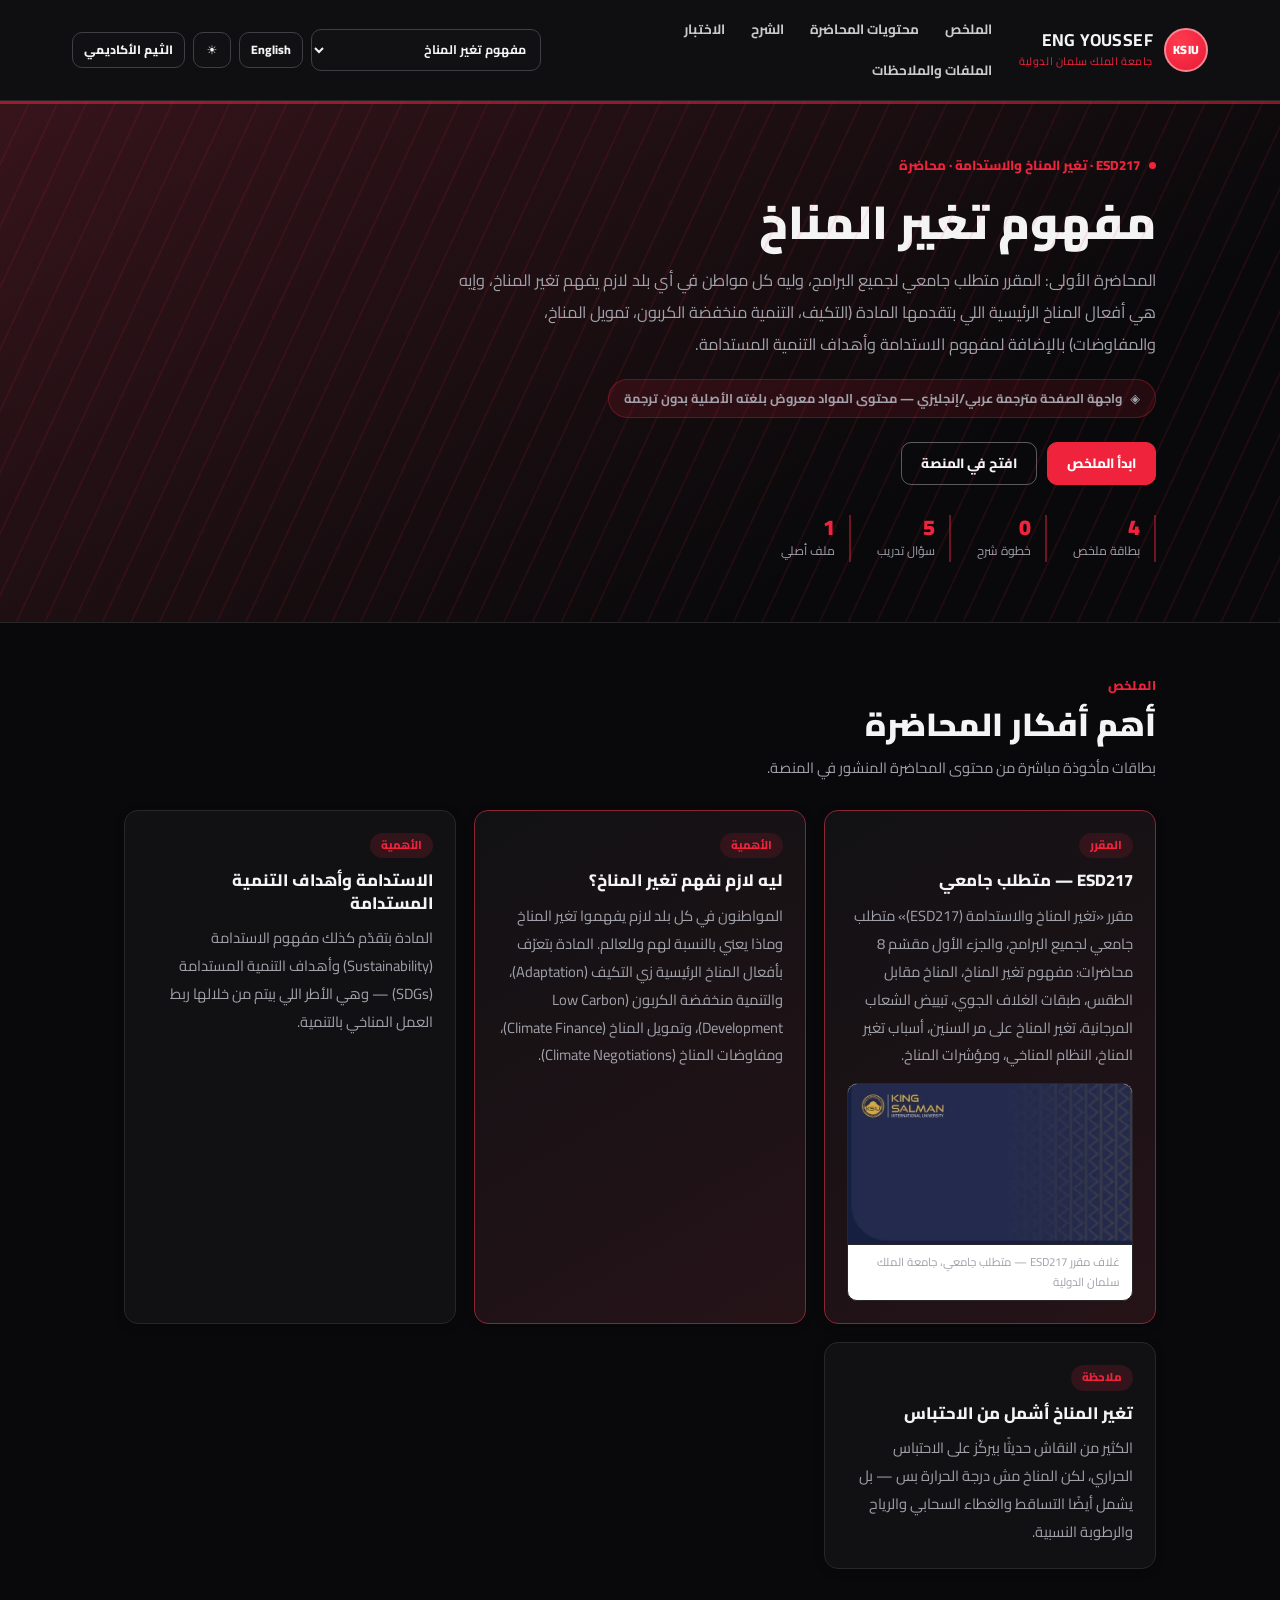
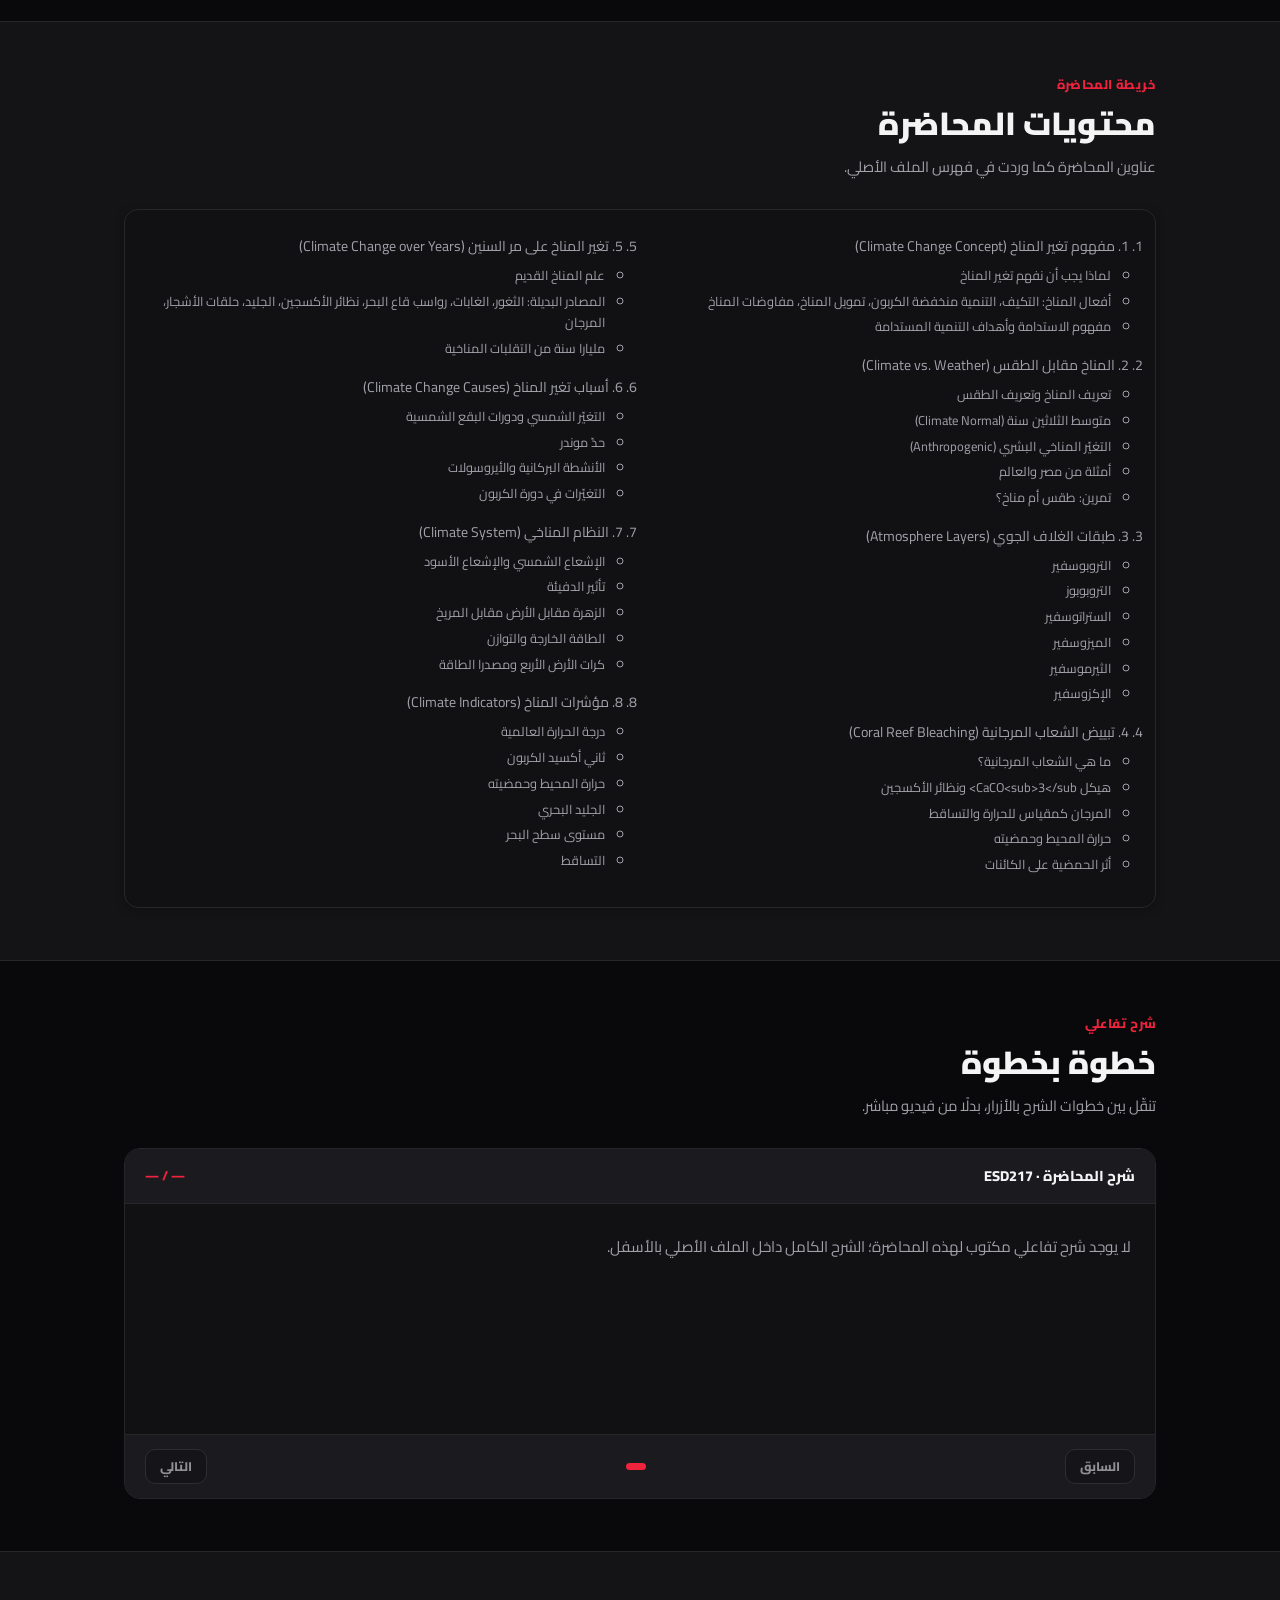
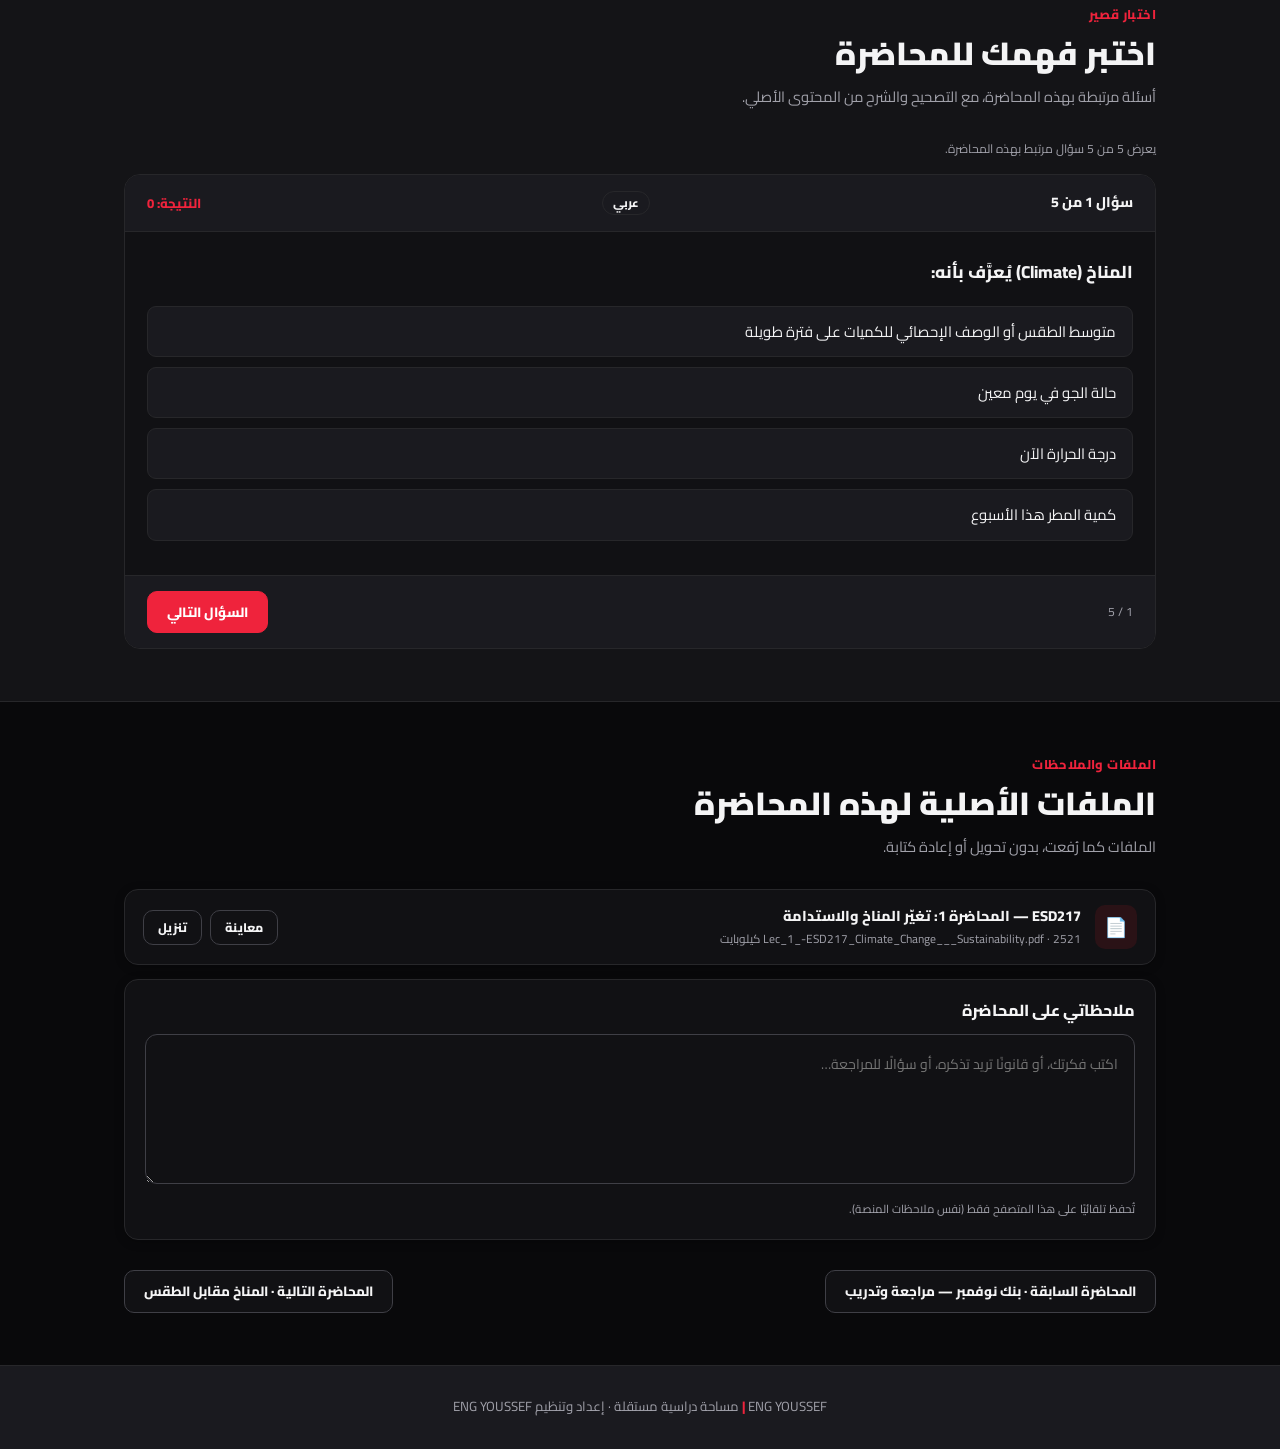
<file: lecture.html>
<!doctype html>
<html lang="ar" dir="rtl" class="dark" data-theme="dark" data-appearance="modern">
<head>
<meta charset="utf-8">
<meta name="viewport" content="width=device-width, initial-scale=1, viewport-fit=cover">
<meta name="theme-color" content="#09090b">
<meta name="description" content="ENG YOUSSEF — واجهة موحّدة لأي محاضرة: ملخص، طبقات/محتويات، شرح خطوة بخطوة، اختبار قصير، وملفات أصلية.">
<title>ENG YOUSSEF | واجهة المحاضرة</title>
<link rel="icon" href="assets/favicon.png" type="image/png">
<link rel="stylesheet" href="app.css?v=3.9.0">
<script src="vendor/purify.min.js" defer></script>
<style>
/* ------------------------------------------------------------------
   lecture.html — نفس واجهة الملف المرفق، لكن بمتغيّرات ثيم المنصة الجديد
   (app.css). الوضع الليلي/النهاري + ثيم أكاديمي كلاسيكي اختياري.
------------------------------------------------------------------- */
:root{
  --lp-accent:var(--brand);
  --lp-header-bg:color-mix(in srgb,var(--surface) 92%,transparent);
  --lp-header-ink:var(--ink);
  --lp-hero-bg:linear-gradient(145deg,color-mix(in srgb,var(--brand) 17%,var(--surface)) 0%,var(--bg) 72%);
  --lp-hero-ink:var(--ink);
  --lp-hero-muted:var(--muted);
  --lp-alt:color-mix(in srgb,var(--surface-2) 62%,var(--bg));
  --lp-radius:16px;
}
/* «الثيم الأكاديمي» = تنسيق الملف المرفق (كحلي / ذهبي / ورقي) */
html[data-appearance="classic"],html[data-appearance="classic"].light{
  --bg:#f6f3ea;--surface:#fff;--surface-2:#fbf9f2;--surface-3:#f1ecdb;
  --ink:#1a1a2e;--muted:#4a4d63;--line:#e4ddc9;--line-strong:#cdbf9b;
  --brand:#2f8f88;--brand-strong:#22746f;--brand-tint:#e0f2f0;--brand-ink:#fff;
  --success:#2f8f52;--success-tint:#eaf7ee;--warning:#b45309;--warning-tint:#fffbeb;
  --danger:#c0392b;--danger-tint:#fbe9e7;--gold:#c9a227;--navy:#151a3d;--mint:#e0f2f0;
  --shadow:0 10px 28px rgba(21,26,61,.10);--shadow-sm:0 2px 8px rgba(21,26,61,.08);
  --lp-accent:#c9a227;
  --lp-header-bg:#151a3d;--lp-header-ink:#fff;
  --lp-hero-bg:linear-gradient(160deg,#151a3d 0%,#1f2657 65%,#24306e 100%);
  --lp-hero-ink:#fff;--lp-hero-muted:#cfd3ea;
  --lp-alt:#fbf9f2;
  color-scheme:light;
}
html,body{margin:0;height:auto}
body{background:var(--bg);color:var(--ink);font-family:Cairo,system-ui,sans-serif;font-size:14px;line-height:1.7;-webkit-font-smoothing:antialiased}
section[id]{scroll-margin-top:96px}
.lp-wrap{max-width:1080px;margin:0 auto;padding:0 24px}

/* ---------- header ---------- */
.lp-header{position:sticky;top:0;z-index:40;background:var(--lp-header-bg);backdrop-filter:blur(14px);border-bottom:1px solid var(--line);box-shadow:0 3px 0 color-mix(in srgb,var(--lp-accent) 55%,transparent)}
.lp-nav{max-width:1180px;margin:0 auto;padding:11px 22px;display:flex;align-items:center;gap:16px;flex-wrap:wrap}
.lp-brand{display:flex;align-items:center;gap:11px;color:var(--lp-header-ink);flex:none}
.lp-crest{width:44px;height:44px;border-radius:50%;display:grid;place-items:center;font-weight:900;font-size:12px;letter-spacing:.3px;color:#fff;background:radial-gradient(circle at 35% 30%,var(--brand-strong),var(--brand) 72%);border:2px solid color-mix(in srgb,var(--lp-accent) 55%,#fff);flex:none}
html[data-appearance="classic"] .lp-crest{background:radial-gradient(circle at 35% 30%,#e6c85a,#c9a227 70%);color:#151a3d;border-color:#e6c85a}
.lp-brand b{display:block;font-size:1.08rem;line-height:1.1;letter-spacing:.4px}
.lp-brand small{display:block;font-size:.68rem;margin-top:3px;color:var(--lp-accent);letter-spacing:.6px}
.lp-links{display:flex;gap:4px;flex-wrap:wrap;flex:1;min-width:220px}
.lp-links a{color:var(--lp-header-ink);opacity:.82;font-size:.84rem;font-weight:700;padding:7px 11px;border-radius:9px;white-space:nowrap}
.lp-links a:hover{opacity:1;background:color-mix(in srgb,var(--lp-accent) 15%,transparent)}
.lp-tools{display:flex;align-items:center;gap:8px;flex-wrap:wrap}
.lp-select{background:var(--surface);color:var(--ink);border:1px solid var(--line-strong);border-radius:10px;padding:7px 10px;font-family:inherit;font-size:.78rem;font-weight:700;max-width:230px}
.lp-tool{border:1px solid var(--line-strong);background:var(--surface);color:var(--ink);border-radius:10px;padding:7px 11px;font-family:inherit;font-size:.76rem;font-weight:800;white-space:nowrap}
.lp-tool:hover{border-color:var(--lp-accent);color:var(--lp-accent)}
.lp-tool.icon-only{min-width:38px;text-align:center}

/* ---------- hero ---------- */
.lp-hero{background:var(--lp-hero-bg);color:var(--lp-hero-ink);padding:54px 0 60px;position:relative;overflow:hidden;border-bottom:1px solid var(--line)}
.lp-hero::after{content:"";position:absolute;inset:0;background:repeating-linear-gradient(115deg,color-mix(in srgb,var(--lp-accent) 9%,transparent) 0 2px,transparent 2px 26px);pointer-events:none}
.lp-hero .lp-wrap{position:relative}
.lp-eyebrow{display:flex;align-items:center;gap:9px;color:var(--lp-accent);font-size:.83rem;font-weight:800;margin-bottom:16px}
.lp-eyebrow .dot{width:7px;height:7px;border-radius:50%;background:var(--lp-accent);flex:none}
.lp-hero h1{font-size:clamp(1.9rem,4.5vw,2.9rem);line-height:1.25;font-weight:900;margin:0 0 14px;color:var(--lp-hero-ink)}
.lp-hero p.lp-lead{max-width:700px;color:var(--lp-hero-muted);font-size:1.02rem;line-height:1.95;margin:0 0 26px}
.lp-actions{display:flex;gap:10px;flex-wrap:wrap;margin-bottom:30px}
.lp-btn{display:inline-flex;align-items:center;justify-content:center;gap:8px;min-height:42px;padding:9px 19px;border-radius:10px;border:1px solid var(--line-strong);background:var(--surface);color:var(--ink);font-family:inherit;font-weight:800;font-size:.84rem;white-space:nowrap}
.lp-btn:hover{border-color:var(--lp-accent);color:var(--lp-accent)}
.lp-btn.primary{background:var(--lp-accent);border-color:var(--lp-accent);color:#fff}
.lp-btn.primary:hover{background:var(--brand-strong);border-color:var(--brand-strong);color:#fff}
html[data-appearance="classic"] .lp-btn.primary{background:var(--navy);border-color:var(--navy);color:#fff}
.lp-btn.ghost{background:transparent;border-color:color-mix(in srgb,var(--lp-hero-ink) 35%,transparent);color:var(--lp-hero-ink)}
.lp-btn.ghost:hover{color:var(--lp-accent);border-color:var(--lp-accent)}
.lp-btn.sm{min-height:34px;padding:6px 14px;font-size:.78rem}
.lp-meta{display:flex;gap:26px;flex-wrap:wrap}
.lp-meta > div{border-inline-start:2px solid color-mix(in srgb,var(--lp-accent) 45%,transparent);padding-inline-start:14px}
.lp-meta .num{font-size:1.35rem;font-weight:900;color:var(--lp-accent);line-height:1.2}
.lp-meta .lbl{font-size:.76rem;color:var(--lp-hero-muted)}

/* ---------- sections ---------- */
.lp-section{padding:52px 0}
.lp-section.lp-alt{background:var(--lp-alt);border-block:1px solid var(--line)}
.lp-head{margin-bottom:28px}
.lp-head .k{color:var(--lp-accent);font-weight:800;font-size:.8rem;letter-spacing:.4px}
.lp-head h2{font-size:clamp(1.4rem,3vw,2rem);margin:6px 0 8px;color:var(--ink);font-weight:900}
.lp-head p{color:var(--muted);max-width:700px;line-height:1.9;margin:0;font-size:.92rem}
.lp-grid{display:grid;grid-template-columns:repeat(auto-fit,minmax(260px,1fr));gap:18px}
.lp-card{padding:22px;min-width:0}
.lp-card.highlight{border-color:color-mix(in srgb,var(--lp-accent) 50%,var(--line));background:linear-gradient(150deg,var(--surface),color-mix(in srgb,var(--lp-accent) 9%,var(--surface)))}
.lp-tag{display:inline-block;padding:3px 11px;border-radius:999px;background:color-mix(in srgb,var(--lp-accent) 15%,var(--surface));color:var(--lp-accent);font-size:.72rem;font-weight:800;margin-bottom:11px}
.lp-card h3{margin:0 0 10px;font-size:1.04rem;color:var(--ink)}
.lp-card p,.lp-card li{color:var(--muted);font-size:.92rem;line-height:1.9;margin:0}
.lp-card ul,.lp-card ol{margin:0;padding-inline-start:20px}
.lp-card figure{margin:14px 0 0;background:#fff;border:1px solid var(--line);border-radius:10px;overflow:hidden}
.lp-card figure img{display:block;width:100%;max-height:330px;object-fit:contain}
.lp-card figcaption{padding:8px 12px;font-size:.72rem;color:var(--muted);border-top:1px solid var(--line)}
.lp-empty{padding:20px;color:var(--muted);font-size:.9rem}
.lp-hero-note{display:inline-flex;align-items:center;gap:8px;max-width:760px;margin:-8px 0 24px;padding:8px 15px;border-radius:999px;background:color-mix(in srgb,var(--lp-accent) 12%,transparent);border:1px solid color-mix(in srgb,var(--lp-accent) 30%,transparent);color:var(--lp-hero-muted);font-size:.8rem;font-weight:700;line-height:1.7}
.lp-info{display:flex;align-items:flex-start;gap:10px;padding:11px 15px;margin:0 0 14px;border:1px solid var(--line);border-inline-start:3px solid var(--lp-accent);border-radius:10px;background:var(--surface);color:var(--muted);font-size:.82rem;line-height:1.8}

/* ---------- atmosphere / contents ---------- */
.lp-atmos-wrap{display:grid;grid-template-columns:minmax(240px,320px) minmax(0,1fr);gap:26px;align-items:start}
.lp-atmos-figure{margin:0;padding:14px}
.lp-atmos-figure img,.lp-atmos-figure svg{display:block;width:100%;height:auto;border-radius:10px;background:#fff}
.lp-svg-layer{cursor:pointer}
.lp-svg-layer rect{stroke:rgba(255,255,255,.45);stroke-width:1}
.lp-svg-layer.on rect{stroke:var(--lp-accent);stroke-width:3}
.lp-svg-layer text{font-family:Cairo,sans-serif;font-size:11px;text-anchor:middle;pointer-events:none}
.lp-layer-list{display:grid;gap:10px}
.lp-layer{border:1px solid var(--line);border-radius:10px;background:var(--surface);padding:12px 16px;cursor:pointer;transition:border-color .15s}
.lp-layer:hover{border-color:var(--lp-accent)}
.lp-layer.active{border-color:var(--lp-accent);background:color-mix(in srgb,var(--lp-accent) 7%,var(--surface))}
.lp-layer .row{display:flex;justify-content:space-between;align-items:center;gap:10px}
.lp-layer h4{margin:0;font-size:.96rem;color:var(--ink)}
.lp-layer .alt{font-size:.74rem;font-weight:800;color:var(--lp-accent);white-space:nowrap;direction:ltr}
.lp-layer .detail{display:none;margin-top:9px;font-size:.87rem;color:var(--muted);line-height:1.85}
.lp-layer.active .detail{display:block}
.lp-contents{columns:2;column-gap:34px;margin:0;padding:20px 26px}
.lp-contents li{color:var(--muted);font-size:.88rem;padding:5px 0;break-inside:avoid}
.lp-contents ul{padding-inline-start:18px;margin:4px 0}
.lp-contents ul li{font-size:.8rem;padding:2px 0}

/* ---------- explainer ---------- */
.lp-explainer{border:1px solid var(--line);border-radius:var(--lp-radius);overflow:hidden;background:var(--surface)}
.lp-explainer-top{display:flex;justify-content:space-between;align-items:center;gap:12px;padding:15px 20px;border-bottom:1px solid var(--line);background:var(--surface-2)}
.lp-explainer-top .title{font-weight:800;font-size:.9rem;color:var(--ink)}
.lp-explainer-top .count{font-size:.8rem;font-weight:800;color:var(--lp-accent)}
.lp-stage{min-height:230px;padding:28px 24px;color:var(--ink)}
.lp-stage h3{color:var(--lp-accent);font-size:1.3rem;margin:0 0 14px;font-weight:900}
.lp-stage p{font-size:.95rem;line-height:2;color:var(--muted);margin:0 0 10px}
.lp-example{margin-top:16px;padding:12px 16px;border-radius:9px;border-inline-start:3px solid var(--lp-accent);background:var(--surface-2);font-size:.88rem;line-height:1.9;color:var(--ink);white-space:pre-line;direction:ltr;text-align:left}
.lp-explainer-nav{display:flex;justify-content:space-between;align-items:center;gap:12px;padding:14px 20px;border-top:1px solid var(--line);background:var(--surface-2)}
.lp-dots{display:flex;gap:6px}
.lp-dots span{width:7px;height:7px;border-radius:50%;background:var(--line-strong)}
.lp-dots span.on{width:20px;border-radius:6px;background:var(--lp-accent)}

/* ---------- quiz ---------- */
.lp-quiz{border:1px solid var(--line);border-radius:var(--lp-radius);overflow:hidden;background:var(--surface)}
.lp-quiz-head{display:flex;justify-content:space-between;align-items:center;gap:12px;padding:16px 22px;background:var(--surface-2);border-bottom:1px solid var(--line);font-weight:800;font-size:.88rem;color:var(--ink)}
.lp-quiz-head .qn{color:var(--lp-accent);font-size:.82rem}
.lp-lang-btn{border:1px solid var(--line,#3a3f4b);background:transparent;color:inherit;border-radius:999px;padding:2px 10px;font-size:.72rem;cursor:pointer;line-height:1.6}
.lp-lang-btn:hover{border-color:var(--accent,#0ea5e9);color:var(--accent,#0ea5e9)}
.lp-lang-btn[aria-pressed="true"]{background:var(--accent,#0ea5e9);border-color:var(--accent,#0ea5e9);color:#fff}
.lp-quiz-body{padding:24px 22px}
.lp-quiz-body h3{margin:0 0 18px;font-size:1.08rem;line-height:1.8;color:var(--ink)}
.lp-opt{display:block;width:100%;text-align:inherit;background:var(--surface-2);border:1.5px solid var(--line);padding:12px 16px;border-radius:9px;margin-bottom:10px;font-family:inherit;font-size:.93rem;color:var(--ink)}
.lp-opt:hover:not(:disabled){border-color:var(--lp-accent)}
.lp-opt.correct{border-color:var(--success);background:var(--success-tint);color:var(--success);font-weight:800}
.lp-opt.wrong{border-color:var(--danger);background:var(--danger-tint);color:var(--danger);font-weight:800}
.lp-feedback{margin-top:12px;padding:12px 16px;border-radius:9px;font-size:.86rem;line-height:1.8}
.lp-feedback.ok{background:var(--success-tint);color:var(--success)}
.lp-feedback.bad{background:var(--danger-tint);color:var(--danger)}
.lp-quiz-foot{display:flex;justify-content:space-between;align-items:center;gap:12px;padding:15px 22px;border-top:1px solid var(--line);background:var(--surface-2)}
.lp-score-view{padding:46px 22px;text-align:center}
.lp-score-view .big{font-size:3rem;font-weight:900;color:var(--lp-accent);line-height:1.2}
.lp-score-view p{color:var(--muted);margin:8px 0 0}
.lp-score-view .lp-btn{margin-top:20px}
.lp-quiz-note{font-size:.76rem;color:var(--muted);margin:0 0 14px}

/* ---------- files / resources / notes ---------- */
.lp-stack{display:grid;gap:14px}
.lp-file-row{display:flex;align-items:center;gap:14px;padding:15px 18px;flex-wrap:wrap}
.lp-file-icon{width:42px;height:44px;border-radius:10px;display:grid;place-items:center;background:var(--brand-tint);color:var(--brand);font-size:1.2rem;flex:none}
.lp-file-row h3{margin:0 0 3px;font-size:.9rem;color:var(--ink);overflow-wrap:anywhere}
.lp-file-row p{margin:0;font-size:.74rem;color:var(--muted)}
.lp-file-row .lp-file-actions{display:flex;gap:8px;margin-inline-start:auto;flex-wrap:wrap}
.lp-notes{width:100%;min-height:150px;padding:16px;border:1px solid var(--line-strong);border-radius:12px;background:var(--surface);color:var(--ink);font-family:inherit;line-height:1.9;resize:vertical}
.lp-note-status{display:flex;justify-content:space-between;gap:10px;margin-top:8px;color:var(--muted);font-size:.72rem}
.lp-bottom-nav{display:flex;justify-content:space-between;gap:12px;margin-top:30px;flex-wrap:wrap}

/* ---------- footer / boot ---------- */
.lp-footer{background:var(--surface-2);border-top:1px solid var(--line);color:var(--muted);text-align:center;padding:28px 20px;font-size:.83rem;line-height:2}
.lp-footer .accent{color:var(--lp-accent);font-weight:800}
.lp-boot{max-width:620px;margin:80px auto;padding:28px;text-align:center}
.lp-boot h1{font-size:1.3rem;margin:0 0 8px}
.lp-boot p{color:var(--muted);margin:0;line-height:1.9}
.lp-boot code{direction:ltr;display:inline-block;background:var(--surface-2);padding:2px 8px;border-radius:6px}

@media(max-width:780px){
  .lp-links{order:3;min-width:100%;overflow-x:auto;flex-wrap:nowrap}
  .lp-nav{gap:10px;padding:10px 14px}
  .lp-select{max-width:170px}
  .lp-hero{padding:38px 0 44px}
  .lp-section{padding:38px 0}
  .lp-atmos-wrap{grid-template-columns:1fr}
  .lp-atmos-figure{max-width:320px;margin-inline:auto}
  .lp-contents{columns:1}
  .lp-meta{gap:18px}
  .lp-file-row .lp-file-actions{margin-inline-start:0;width:100%}
}
@media(max-width:480px){.lp-tools .lp-tool span{display:none}.lp-brand small{display:none}}

/* المحتوى الدراسي يبقى بلغته الأصلية (RTL) حتى لو كانت الواجهة بالإنجليزية */
.lp-select,.lp-hero h1,.lp-hero p.lp-lead,.lp-tag,.lp-card h3,.lp-card p,.lp-card li,
.lp-card figcaption,.lp-contents,.lp-layer h4,.lp-layer .detail,.lp-stage h3,.lp-stage p,.lp-example,
.lp-quiz-body h3,.lp-opt,.lp-feedback,.lp-file-row h3,.lp-file-row p,.lp-score-view p{direction:rtl;text-align:right}

/* CSE013 material is English even when the interface is Arabic — keep it LTR */
body.lp-en-mat .lp-select,body.lp-en-mat .lp-hero h1,body.lp-en-mat .lp-hero p.lp-lead,
body.lp-en-mat .lp-tag,body.lp-en-mat .lp-card h3,body.lp-en-mat .lp-card p,
body.lp-en-mat .lp-card li,body.lp-en-mat .lp-card figcaption,body.lp-en-mat .lp-contents,
body.lp-en-mat .lp-stage h3,body.lp-en-mat .lp-stage p,body.lp-en-mat .lp-example,
body.lp-en-mat .lp-quiz-body h3,body.lp-en-mat .lp-opt,body.lp-en-mat .lp-feedback,
body.lp-en-mat .lp-file-row h3,body.lp-en-mat .lp-file-row p,body.lp-en-mat .lp-score-view p,
body.lp-en-mat .lp-int-mod,body.lp-en-mat .lp-int-tab,body.lp-en-mat .lp-int-prompt,
body.lp-en-mat .lp-int-opt,body.lp-en-mat .lp-int-fb,body.lp-en-mat .lp-int-figure figcaption,
body.lp-en-mat .lp-int-details{direction:ltr;text-align:left}

/* Interactive illustrated explanation */
.lp-int-mod{border:1px solid var(--line);border-radius:14px;background:var(--surface);padding:1rem;margin-bottom:1rem}
.lp-int-head{display:flex;flex-wrap:wrap;align-items:baseline;gap:.6rem;justify-content:space-between;margin-bottom:.8rem}
.lp-int-head h3{margin:0;font-size:1.05rem}
.lp-int-head span{font-size:.75rem;color:var(--muted);font-style:italic}
.lp-int-stepper{border:1px solid var(--line);border-radius:12px;padding:.8rem;background:var(--surface-2)}
.lp-int-tabs{display:flex;flex-wrap:wrap;gap:.35rem;margin-bottom:.8rem}
.lp-int-tab{border:1px solid var(--line);background:var(--surface);color:var(--muted);border-radius:8px;padding:.35rem .6rem;font:inherit;font-size:.78rem;cursor:pointer;line-height:1.35}
.lp-int-tab.active{background:var(--lp-accent);border-color:var(--lp-accent);color:#fff;font-weight:700}
.lp-int-panel[hidden]{display:none!important}
.lp-int-figure{margin:0}
.lp-int-figure img{display:block;width:100%;height:auto;border-radius:10px;border:1px solid var(--line);background:#fff}
.lp-int-figure figcaption{margin-top:.55rem;font-size:.88rem;line-height:1.7;color:var(--muted)}
.lp-int-nav{display:flex;align-items:center;justify-content:space-between;gap:.6rem;margin-top:.8rem}
.lp-int-count{font-size:.8rem;color:var(--muted)}
.lp-int-k{font-size:.72rem;font-weight:800;text-transform:uppercase;letter-spacing:.05em;color:var(--lp-accent);margin:.9rem 0 .45rem}
.lp-int-details{border:1px solid var(--line);border-radius:10px;margin-bottom:.45rem;background:var(--surface)}
.lp-int-details summary{cursor:pointer;padding:.6rem .8rem;font-size:.88rem;font-weight:600}
.lp-int-details[open] summary{border-bottom:1px solid var(--line);color:var(--lp-accent)}
.lp-int-details div{padding:.7rem .85rem;font-size:.87rem;line-height:1.75;color:var(--muted)}
.lp-int-q{border:1px solid var(--line);border-radius:10px;padding:.75rem;margin-bottom:.5rem}
.lp-int-prompt{font-size:.9rem;font-weight:700;margin:0 0 .55rem}
.lp-int-opts{display:grid;gap:.35rem}
.lp-int-opt{text-align:start;border:1px solid var(--line);background:var(--surface-2);color:var(--ink);border-radius:8px;padding:.5rem .7rem;font:inherit;font-size:.85rem;cursor:pointer;line-height:1.5}
.lp-int-opt.right{border-color:#16803c;background:#e8f6ed;color:#0f5c2b}
.lp-int-opt.wrong{border-color:var(--lp-accent);background:color-mix(in srgb,var(--lp-accent) 10%,var(--surface));color:var(--lp-accent)}
.lp-int-fb{margin-top:.55rem;font-size:.83rem;line-height:1.7;padding:.5rem .65rem;border-radius:8px}
.lp-int-fb.good{background:#e8f6ed;color:#0f5c2b}
.lp-int-fb.bad{background:color-mix(in srgb,var(--lp-accent) 10%,var(--surface));color:var(--lp-accent)}
</style>

</head>
<body>

<header class="lp-header">
  <div class="lp-nav">
    <a class="lp-brand" href="index.html">
      <div class="lp-crest">KSIU</div>
      <div><b>ENG YOUSSEF</b><small id="brandSub">جامعة الملك سلمان الدولية</small></div>
    </a>
    <nav class="lp-links" id="lpLinks" aria-label="أقسام المحاضرة"></nav>
    <div class="lp-tools">
      <select class="lp-select" id="lectureSelect" aria-label="اختر المحاضرة"></select>
      <button class="lp-tool" id="langBtn" type="button">English</button>
      <button class="lp-tool icon-only" id="modeBtn" type="button" title="الوضع الليلي / النهاري" aria-label="الوضع الليلي / النهاري">☀</button>
      <button class="lp-tool" id="appearanceBtn" type="button">الثيم الأكاديمي</button>
    </div>
  </div>
</header>

<main id="lpMain">
  <div class="lp-boot card" id="lpBoot"><h1>نجهّز واجهة المحاضرة…</h1><p>نقرأ بيانات الموقع الأصلية كما هي، بدون ترجمة للمحتوى.</p></div>
</main>

<footer class="lp-footer" id="lpFooter">
  <div>ENG YOUSSEF <span class="accent">|</span> <span id="footerLine">مساحة دراسية مستقلة</span></div>
</footer>

<script>
(function(){
'use strict';
/* واجهة موحّدة لأي محاضرة — نفس شكل الملف المرفق، بتنسيق الثيم الجديد.
   الواجهة مترجمة عربي/إنجليزي، أمّا محتوى المواد فمعروض بلغته الأصلية بدون أي ترجمة. */
const $=(s,r=document)=>r.querySelector(s), $$=(s,r=document)=>[...r.querySelectorAll(s)];
const h=v=>String(v??'').replace(/[&<>"']/g,c=>({'&':'&amp;','<':'&lt;','>':'&gt;','"':'&quot;',"'":'&#39;'}[c]));
const rich=v=>window.DOMPurify?DOMPurify.sanitize(String(v||''),{ALLOWED_TAGS:['b','strong','em','i','sup','sub','span','br','p','ul','ol','li','code','small'],ALLOWED_ATTR:[],ALLOW_DATA_ATTR:false}):h(v);
const safeImage=v=>typeof v==='string'&&v.length<3000000&&/^data:image\/(webp|png|jpeg);base64,[A-Za-z0-9+/=\r\n]+$/.test(v)?v:'';
const safeFileUrl=u=>typeof u==='string'&&/^content\/library\/[A-Za-z0-9._\-/]+\.(pdf|html)$/.test(u)?u:'';
const safeHttp=u=>{try{const x=new URL(u);return (x.protocol==='http:'||x.protocol==='https:')?x.href:'';}catch{return '';}};

/* ------------------------- نصوص الواجهة فقط (عربي / إنجليزي) ------------------------- */
const UI={
 ar:{
  docTitle:'واجهة المحاضرة', uni:'جامعة الملك سلمان الدولية', langBtn:'English',
  navSummary:'الملخص', navAtmos:'طبقات الغلاف الجوي', navContents:'محتويات المحاضرة',
  navExplain:'الشرح', navQuiz:'الاختبار', navFiles:'الملفات والملاحظات',
  navInteractive:'الشرح التفاعلي', intK:'INTERACTIVE', intH2:'شرح تفاعلي بالصور',
  intP:'خطوات بالصور، بطاقات اضغط للكشف، وأسئلة قصيرة — كل النصوص من ملفات PDF الأصلية بلغتها.',
  intEmpty:'لا يوجد شرح تفاعلي لهذه المحاضرة بعد.', intPrev:'السابق', intNext:'التالي',
  intReveal:'اضغط للكشف', intQuiz:'اختبر فهمك', intCorrect:'إجابة صحيحة', intWrong:'ليست الإجابة',
  intStep:(a,b)=>`الخطوة ${a} من ${b}`,
  pickLabel:'اختر محاضرة', noData:'لا توجد محاضرات منشورة.',
  openPlatform:'افتح في المنصة', start:'ابدأ الملخص', fullSummary:'الملخص الكامل للمادة',
  note:'واجهة الصفحة مترجمة عربي/إنجليزي — محتوى المواد معروض بلغته الأصلية بدون ترجمة',
  statCards:'بطاقة ملخص', statSteps:'خطوة شرح', statQuestions:'سؤال تدريب', statFiles:'ملف أصلي',
  kindLecture:'محاضرة', kindAssignment:'تكليف', kindLab:'تجربة', kindTutorial:'ورقة مسائل',
  sumK:'الملخص', sumH2:'أهم أفكار المحاضرة', sumP:'بطاقات مأخوذة مباشرة من محتوى المحاضرة المنشور في المنصة.',
  sumEmpty:'لا توجد بطاقات ملخص مكتوبة لهذه المحاضرة في المنصة. المحتوى الكامل متاح في الملف الأصلي بالأسفل.',
  atmK:'طبقات الغلاف الجوي', atmH2:'من سطح الأرض حتى الفضاء الخارجي', atmP:'اضغط على أي طبقة لعرض تفاصيلها. الطبقات مرتبة من الأقرب للأرض إلى الأبعد.',
  conK:'خريطة المحاضرة', conH2:'محتويات المحاضرة', conP:'عناوين المحاضرة كما وردت في فهرس الملف الأصلي.',
  conEmpty:'لا توجد محتويات مكتوبة لهذه المحاضرة في المنصة؛ ارجع للملف الأصلي بالأسفل.',
  expK:'شرح تفاعلي', expH2:'خطوة بخطوة', expP:'تنقّل بين خطوات الشرح بالأزرار، بدلًا من فيديو مباشر.',
  expTitle:'شرح المحاضرة', expEmpty:'لا يوجد شرح تفاعلي مكتوب لهذه المحاضرة؛ الشرح الكامل داخل الملف الأصلي بالأسفل.',
  prev:'السابق', next:'التالي', done:'انتهى',
  quizK:'اختبار قصير', quizH2:'اختبر فهمك للمحاضرة', quizP:'أسئلة مرتبطة بهذه المحاضرة، مع التصحيح والشرح من المحتوى الأصلي.',
  quizEmpty:'لا توجد أسئلة منشورة لهذه المحاضرة في بنك الأسئلة.',
  quizOf:(a,b)=>`سؤال ${a} من ${b}`, quizScore:s=>`النتيجة: ${s}`, quizDone:'انتهى الاختبار',
  quizNext:'السؤال التالي', quizResult:'عرض النتيجة', quizRestart:'إعادة الاختبار',
  quizCorrect:'إجابة صحيحة! ', quizWrong:'إجابة غير صحيحة. ', quizResultDesc:'نتيجتك في الاختبار القصير لهذه المحاضرة.',
  quizNote:(shown,total)=>`يعرض ${shown} من ${total} سؤال مرتبط بهذه المحاضرة.`,
  quizAll:'عرض كل الأسئلة', quizNoFeedback:'لا يوجد شرح مرفق بهذا السؤال.',
  filesK:'الملفات والملاحظات', filesH2:'الملفات الأصلية لهذه المحاضرة',
  filesP:'الملفات كما رُفعت، بدون تحويل أو إعادة كتابة.', filesEmpty:'لا توجد ملفات مرتبطة بهذه المحاضرة.',
  fullFileNote:'لا يوجد ملف PDF منفصل لهذه المحاضرة؛ محتواها داخل ملف الجزء الأول كاملًا.',
  openFile:'معاينة', download:'تنزيل',
  resourcesH2:'مصادر إضافية من المحتوى الأصلي', visit:'زيارة المصدر',
  notesH2:'ملاحظاتي على المحاضرة', notesPlaceholder:'اكتب فكرتك، أو قانونًا تريد تذكره، أو سؤالًا للمراجعة…',
  notesSaved:'تُحفظ تلقائيًا على هذا المتصفح فقط (نفس ملاحظات المنصة).',
  prevLecture:'المحاضرة السابقة', nextLecture:'المحاضرة التالية', backToSubject:'العودة للمادة',
  footer:'مساحة دراسية مستقلة · إعداد وتنظيم ENG YOUSSEF',
  loadErrTitle:'تعذّر قراءة بيانات الموقع',
  loadErrBody:'هذه الصفحة تقرأ بيانات المحاضرات من ملف المنصة، لذلك يجب فتحها عبر الموقع أو خادم محلي (وليس بفتح الملف مباشرة من القرص).',
  bootHint:'مثال: python3 -m http.server 8000 ثم افتح lecture.html',
  fileSize:size=>`${(size/1024).toFixed(0)} كيلوبايت`,
  modeDark:'☾', modeLight:'☀', appearanceBtn:'الثيم الأكاديمي', appearanceBack:'الثيم الجديد'
 },
 en:{
  docTitle:'Lecture page', uni:'King Salman International University', langBtn:'العربية',
  navSummary:'Summary', navAtmos:'Atmosphere layers', navContents:'Lecture contents',
  navExplain:'Walkthrough', navQuiz:'Quiz', navFiles:'Files & notes',
  pickLabel:'Choose a lecture', noData:'No published lectures.',
  openPlatform:'Open in platform', start:'Start summary', fullSummary:'Complete subject summary',
  note:'The interface is available in Arabic and English — course content stays in its original language, with no translation',
  statCards:'summary cards', statSteps:'walkthrough steps', statQuestions:'practice questions', statFiles:'original files',
  kindLecture:'Lecture', kindAssignment:'Assignment', kindLab:'Experiment', kindTutorial:'Problem sheet',
  sumK:'SUMMARY', sumH2:'Key ideas from the lecture', sumP:'Cards taken directly from the lecture content published on the platform.',
  sumEmpty:'No summary cards have been written for this lecture. The full content is in the original file below.',
  atmK:'ATMOSPHERE LAYERS', atmH2:'From Earth’s surface to outer space', atmP:'Click a layer to see its details. Layers are ordered from closest to Earth to farthest.',
  conK:'LECTURE MAP', conH2:'Lecture contents', conP:'Headings as they appear in the original file index.',
  conEmpty:'No contents are listed for this lecture; see the original file below.',
  expK:'INTERACTIVE WALKTHROUGH', expH2:'Step by step', expP:'Move between steps with the buttons instead of a direct video.',
  expTitle:'Lecture walkthrough', expEmpty:'No interactive walkthrough has been written for this lecture; the full explanation is in the original file below.',
  prev:'Previous', next:'Next', done:'Done',
  quizK:'SHORT QUIZ', quizH2:'Test your understanding', quizP:'Questions linked to this lecture, with grading and feedback from the original content.',
  quizEmpty:'No published questions are linked to this lecture yet.',
  navInteractive:'Interactive', intK:'INTERACTIVE', intH2:'Interactive illustrated explanation',
  intP:'Illustrated steps, tap-to-reveal cards and short questions — all wording from the original PDFs.',
  intEmpty:'No interactive explanation is available for this lecture yet.', intPrev:'Previous', intNext:'Next',
  intReveal:'Tap to reveal', intQuiz:'Check yourself', intCorrect:'Correct', intWrong:'Not quite',
  intStep:(a,b)=>`Step ${a} of ${b}`,
  quizOf:(a,b)=>`Question ${a} of ${b}`, quizScore:s=>`Score: ${s}`, quizDone:'Quiz complete',
  quizNext:'Next question', quizResult:'Show result', quizRestart:'Restart quiz',
  quizCorrect:'Correct! ', quizWrong:'Not quite. ', quizResultDesc:'Your score on this lecture’s short quiz.',
  quizNote:(shown,total)=>`Showing ${shown} of ${total} questions linked to this lecture.`,
  quizAll:'Show all questions', quizNoFeedback:'No explanation is attached to this question.',
  filesK:'FILES & NOTES', filesH2:'Original files for this lecture',
  filesP:'Files exactly as uploaded, with no conversion or rewriting.', filesEmpty:'No files are linked to this lecture.',
  fullFileNote:'No separate PDF exists for this lecture; its content is inside the complete Part 1 file.',
  openFile:'Preview', download:'Download',
  resourcesH2:'More from the original content', visit:'Visit resource',
  notesH2:'My lecture notes', notesPlaceholder:'Write an idea, a formula to remember, or a question to review…',
  notesSaved:'Autosaved in this browser only (shared with the platform notes).',
  prevLecture:'Previous lecture', nextLecture:'Next lecture', backToSubject:'Back to subject',
  footer:'An independent study space · Created and organised by ENG YOUSSEF',
  loadErrTitle:'Could not read the site data',
  loadErrBody:'This page reads lecture data from the platform’s file, so it must be opened through the site or a local server (not directly from disk).',
  bootHint:'Example: python3 -m http.server 8000 then open lecture.html',
  fileSize:size=>`${(size/1024).toFixed(0)} KB`,
  modeDark:'☾', modeLight:'☀', appearanceBtn:'Academic theme', appearanceBack:'New theme'
 }
};

/* طبقات الغلاف الجوي: نفس بيانات المنصة الأصلية، بدون ترجمة أو محتوى مختلق */
const LAYERS=[
 {s:'التروبوسفير',h:'التروبوسفير Troposphere',alt:'0–10 km',d:'فيها تحدث معظم ظواهر الطقس، وتوجد معظم كتلة الغلاف الجوي.'},
 {s:'الستراتوسفير',h:'الستراتوسفير Stratosphere',alt:'10–50 km',d:'تحتوي على طبقة الأوزون التي تمتص جزءًا كبيرًا من الأشعة فوق البنفسجية.'},
 {s:'الميزوسفير',h:'الميزوسفير Mesosphere',alt:'50–80 km',d:'تحترق فيها معظم الشهب، وهي أبرد طبقات الغلاف الجوي.'},
 {s:'الثيرموسفير',h:'الثيرموسفير Thermosphere',alt:'80–700 km',d:'ترتفع فيها درجات الحرارة كثيرًا، ويوجد بها الأيونوسفير.'},
 {s:'الإكزوسفير',h:'الإكزوسفير Exosphere',alt:'700–10,000 km',d:'الطبقة الخارجية التي تتدرج إلى الفضاء، وتوجد بها أقمار صناعية عديدة.'}
];

/* ------------------------------- الحالة ------------------------------- */
let DATA=null, lang='ar', theme='dark', appearance='modern', activeId='';
let intStep={},intQuiz={};
let layerIdx=0, stepIdx=0, qi=0, picks=[], quizAll=false;
const QUIZ_LIMIT=10;
const STORE='method.v2.local', THEME_KEY='eng-youssef.theme.v1', APPEARANCE_KEY='lp.appearance.v1';
function readLocal(){try{const x=JSON.parse(localStorage.getItem(STORE)||'{}');return x&&typeof x==='object'?x:{};}catch{return {};}}
function writeLocal(x){try{localStorage.setItem(STORE,JSON.stringify(x));}catch{}}
try{const st=readLocal();if(st.lang==='en')lang='en';}catch{}
try{if(localStorage.getItem(THEME_KEY)==='light')theme='light';}catch{}
try{if(localStorage.getItem(APPEARANCE_KEY)==='classic')appearance='classic';}catch{}
const u=k=>UI[lang][k];
const fmt=n=>new Intl.NumberFormat(lang==='ar'?'ar':'en').format(n||0);

function applyChrome(){
 const root=document.documentElement;
 root.lang=lang;root.dir=lang==='ar'?'rtl':'ltr';
 root.classList.toggle('dark',theme==='dark');root.classList.toggle('light',theme==='light');
 root.dataset.theme=theme;root.dataset.appearance=appearance;
 const meta=$('meta[name=theme-color]');if(meta)meta.content=appearance==='classic'?'#151a3d':(theme==='light'?'#c8102e':'#09090b');
 document.body.classList.toggle('lp-en-mat',!!DATA&&englishMaterial(activeLecture()?.subject_id));
 document.title='ENG YOUSSEF | '+u('docTitle');
 $('#brandSub').textContent=u('uni');
 $('#footerLine').textContent=u('footer');
 $('#langBtn').textContent=u('langBtn');
 $('#modeBtn').textContent=theme==='dark'?u('modeLight'):u('modeDark');
 $('#modeBtn').title=lang==='ar'?'الوضع الليلي / النهاري':'Light / dark mode';
 $('#appearanceBtn').textContent=appearance==='classic'?u('appearanceBack'):u('appearanceBtn');
 $('#lectureSelect').setAttribute('aria-label',u('pickLabel'));
 $('#modeBtn').setAttribute('aria-label',lang==='ar'?'الوضع الليلي / النهاري':'Light / dark mode');
 try{localStorage.setItem(THEME_KEY,theme);localStorage.setItem(APPEARANCE_KEY,appearance);}catch{}
}

/* --------------------------- قراءة بيانات المنصة --------------------------- */
async function loadData(){
 const res=await fetch('index.html?v=3.9.1',{cache:'force-cache'});
 if(!res.ok)throw new Error('HTTP '+res.status);
 const text=await res.text();
 const m=text.match(/<script id="method-data" type="application\/json">([\s\S]*?)<\/script>/);
 if(!m)throw new Error('method-data not found');
 const d=JSON.parse(m[1]);
 if(!d||!Array.isArray(d.lectures))throw new Error('bad data');
 /* محتوى المحاضرات صار ملفًا منفصلًا يُحمَّل عند الطلب (كان مدمجًا داخل index.html) */
 try{
  const cRes=await fetch('content/lecture-content.json',{cache:'force-cache'});
  if(cRes.ok){const map=await cRes.json();
   d.lectures=d.lectures.map(l=>({...l,content:l.content||map[l.id]||null}));}
 }catch(e){/* يبقى المحتوى المدمج إن وُجد */ }
 return d;
}

/* كل المحتوى من النسخة الأصلية كما رُفعت — لا ترجمة ولا تبديل لغة للمواد */
function subjectOf(l){return DATA.subjects.find(s=>s.id===l.subject_id)||{};}
function englishMaterial(sid){return !!sid&&(DATA?.subjects||[]).some(s=>s.id===sid&&s.material_lang==='en');}
const enAttr=sid=>englishMaterial(sid)?' dir="ltr" lang="en" translate="no"':'';
/* الاسم حسب لغة الواجهة (وليس لغة ملفات المادة) */
function field(o,base){
 if(!o)return '';
 const pair=lang==='en'?['_en','_ar']:['_ar','_en'];
 for(const suffix of pair){const v=o[base+suffix];if(typeof v==='string'&&v.trim())return v;}
 return o[base]||'';
}
function fileTitle(f){
 const src=(DATA?.sources?.files||{})[f.id];
 if(lang==='en')return (src?.title_en||f.title_en||f.original_name||f.title||'').trim();
 return (src?.title_ar||f.title||src?.title_en||f.original_name||'').trim();
}
const hasAr=v=>/[\u0600-\u06FF]/.test(JSON.stringify(v));
function englishFlat(v){if(!Array.isArray(v))return [];const out=[],seen=new Set();for(const g of v)if(Array.isArray(g)&&g.length&&g.every(x=>!hasAr(x)))for(const x of g){const k=JSON.stringify(x);if(!seen.has(k)){seen.add(k);out.push(x);}}for(const g of v)if(Array.isArray(g))for(const x of g)if(!hasAr(x)){const k=JSON.stringify(x);if(!seen.has(k)){seen.add(k);out.push(x);}}return out;}
function origArr(v){const base=Array.isArray(v)?(v[0]||[]):[];return englishMaterial(activeLecture()?.subject_id)?englishFlat(v):base;}
function contentsData(){const c=activeLecture().content?.contents;if(!Array.isArray(c))return null;const base=(c[0]&&typeof c[0]==='object'&&Array.isArray(c[0].items)&&c[0].items.length)?c[0]:null;if(!englishMaterial(activeLecture().subject_id))return base;const pick=c.find(x=>x&&typeof x==='object'&&Array.isArray(x.items)&&x.items.length&&x.items.every(v=>!hasAr(v)));return pick||base;}
function activeLecture(){return DATA.lectures.find(l=>l.id===activeId)||DATA.lectures[0];}
function lectureQuestions(){return DATA.questions.filter(q=>q.lecture_id===activeId&&q.published!==false);}
/* content language: '' follows the subject default, 'ar' forces the Arabic version */
let contentLang='';
try{contentLang=sessionStorage.getItem('method.contentLang')||'';}catch{}
const isArabicText=v=>typeof v==='string'&&/[\u0600-\u06FF]/.test(v);
const arText=(q,base='prompt')=>{if(!q)return '';if(q[base+'_ar'])return q[base+'_ar'];return isArabicText(q[base])?q[base]:'';};
const enOpts=q=>(q&&Array.isArray(q.options_en)&&q.options_en.length)?q.options_en:(Array.isArray(q?.options)?q.options:[]);
const arOpts=q=>{if(!q)return [];if(Array.isArray(q.options_ar)&&q.options_ar.length===enOpts(q).length)return q.options_ar;return Array.isArray(q.options)&&q.options.some(isArabicText)?q.options:[];};
const qHasAr=q=>!!q&&(!!arText(q)||arOpts(q).length>0);
const useAr=q=>contentLang==='ar'&&qHasAr(q);
/* سؤال عربي الأصل مع ترجمة إنجليزية مخزّنة في *_en: عند طلب «en» نعرضها */
const enShown=q=>!!q&&contentLang==='en'&&!!q.prompt_en&&isArabicText(q.prompt||'');
const qDirAttr=q=>useAr(q)?' dir="rtl" lang="ar"':enShown(q)?' dir="ltr" lang="en"':enAttr(q.subject_id);
function qText(q,base){if(!q)return '';if(useAr(q)){const a=arText(q,base);if(a)return a;}if(enShown(q)&&q[base+'_en'])return q[base+'_en'];return (englishMaterial(q.subject_id)&&q[base+'_en'])||q[base]||'';}
function qOptions(q){const base=(englishMaterial(q.subject_id)&&Array.isArray(q.options_en)&&q.options_en.length)?q.options_en:(Array.isArray(q.options)?q.options:[]);
  if(!q)return Array.isArray(base)?base:[];
  if(useAr(q)){const a=arOpts(q);if(a.length===base.length)return a;}
  if(enShown(q)&&Array.isArray(q.options_en)&&q.options_en.length===base.length)return q.options_en;
  return Array.isArray(base)?base:[];}
function langBtn(q){if(!qHasAr(q))return '';const ar=useAr(q);
  return `<button type="button" class="lp-lang-btn" data-action="content-lang" data-value="${ar?'en':'ar'}" aria-pressed="${ar?'true':'false'}" title="${ar?'Show the English original':'اعرض النسخة العربية'}">${ar?'English':'عربي'}</button>`;}
function lectureFiles(){
 const l=activeLecture(),seen=new Set(),out=[];
 for(const f of DATA.files.filter(f=>f.lecture_id===l.id)){if(!seen.has(f.id)){seen.add(f.id);out.push({f,related:false});}}
 for(const id of (l.related_file_ids||[])){const f=DATA.files.find(x=>x.id===id);if(f&&!seen.has(f.id)){seen.add(f.id);out.push({f,related:true});}}
 return out;
}
function siblingLectures(){const l=activeLecture();return DATA.lectures.filter(x=>x.subject_id===l.subject_id&&x.published!==false).sort((a,b)=>(a.order||0)-(b.order||0));}
function hasAtmos(){return activeLecture().content?.atmosphere===true;}
function hasContents(){return !!contentsData();}

/* ------------------------------ الشريط والقائمة ------------------------------ */
function buildSelect(){
 const sel=$('#lectureSelect');
 const groups=DATA.subjects.slice().sort((a,b)=>(a.order||0)-(b.order||0)).map(s=>({s,ls:DATA.lectures.filter(l=>l.subject_id===s.id&&l.published!==false).sort((a,b)=>(a.order||0)-(b.order||0))})).filter(g=>g.ls.length);
 sel.innerHTML=groups.map(g=>`<optgroup label="${h(field(g.s,'name')||g.s.code)} (${h(g.s.code)})">${g.ls.map(l=>`<option value="${h(l.id)}"${l.id===activeId?' selected':''}>${h(field(l,'title'))}</option>`).join('')}</optgroup>`).join('')||`<option>${h(u('noData'))}</option>`;
}
function renderNav(){
 const links=[['summary',u('navSummary')],['explore',hasAtmos()?u('navAtmos'):u('navContents')],['explainer',u('navExplain')],...(interactiveModules().length?[['interactive',u('navInteractive')]]:[]),['quiz',u('navQuiz')],['resources',u('navFiles')]];
 $('#lpLinks').innerHTML=links.map(([id,label])=>`<a href="#${id}">${h(label)}</a>`).join('');
}
function atmosSvg(){
 const bars=[[300,34,'#dff5ee','#0d1240'],[255,38,'#b9e8de','#0d1240'],[205,43,'#8fd6cd','#0d1240'],[140,58,'#5fb9c4','#fff'],[30,103,'#274a9e','#fff']];
 return `<svg viewBox="0 0 340 380" xmlns="http://www.w3.org/2000/svg" role="img" aria-label="${h(lang==='ar'?'رسم طبقات الغلاف الجوي الخمس':'The five atmospheric layers')}">
   <defs><linearGradient id="lpSky" x1="0" y1="1" x2="0" y2="0"><stop offset="0%" stop-color="#bfe6e2"/><stop offset="100%" stop-color="#0d1240"/></linearGradient></defs>
   <rect x="0" y="0" width="340" height="380" rx="14" fill="url(#lpSky)"/>
   <circle cx="170" cy="345" r="34" fill="#2f8f52"/>
   <text x="170" y="350" text-anchor="middle" fill="#fff" font-size="10" font-family="Cairo">الأرض</text>
   ${bars.map((b,i)=>`<g class="lp-svg-layer ${i===layerIdx?'on':''}" data-action="layer" data-i="${i}"><rect x="20" y="${b[0]}" width="300" height="${b[1]}" rx="4" fill="${b[2]}" opacity=".85"/><text x="170" y="${b[0]+b[1]/2+4}" fill="${b[3]}">${h(LAYERS[i].s)} (${h(LAYERS[i].alt)})</text></g>`).join('')}
 </svg>`;
}

/* ------------------------------ الأقسام (كلها تظهر دائمًا) ------------------------------ */
function renderHero(){
 const l=activeLecture(),s=subjectOf(l),c=l.content||{},kind=c.kind||'lecture';
 const cards=origArr(c.cards),steps=origArr(c.steps),qs=lectureQuestions(),files=lectureFiles();
 const kindLabel=u(kind==='assignment'?'kindAssignment':kind==='lab'?'kindLab':kind==='tutorial'?'kindTutorial':'kindLecture');
 return `<section class="lp-hero" id="top"><div class="lp-wrap">
   <div class="lp-eyebrow"><span class="dot"></span><span>${h(s.code||'')} · <span${enAttr(s.id)}>${h(field(s,'name'))}</span> · ${h(kindLabel)}</span></div>
   <h1${enAttr(l.subject_id)}>${h(field(l,'title'))}</h1>
   <p class="lp-lead"${enAttr(l.subject_id)}>${h(field(l,'description')||field(s,'description'))}</p>
   <div class="lp-hero-note"><span>◈</span><span>${h(u('note'))}</span></div>
   <div class="lp-actions">
     <a class="lp-btn primary" href="#summary">${h(u('start'))}</a>
     <a class="lp-btn ghost" href="index.html#/lecture/${h(l.id)}">${h(u('openPlatform'))}</a>
     ${subjectOf(l).full_summary_md?`<a class="lp-btn ghost" href="index.html#/subject/${h(l.subject_id)}?tab=fullsummary">${h(u('fullSummary'))}</a>`:''}
   </div>
   <div class="lp-meta">
     <div><div class="num">${fmt(cards.length)}</div><div class="lbl">${h(u('statCards'))}</div></div>
     <div><div class="num">${fmt(steps.length)}</div><div class="lbl">${h(u('statSteps'))}</div></div>
     <div><div class="num">${fmt(qs.length)}</div><div class="lbl">${h(u('statQuestions'))}</div></div>
     <div><div class="num">${fmt(files.length)}</div><div class="lbl">${h(u('statFiles'))}</div></div>
   </div>
 </div></section>`;
}
function renderSummary(){
 const cards=origArr(activeLecture().content?.cards),ea=enAttr(activeLecture().subject_id);
 const body=cards.length?`<div class="lp-grid">${cards.map(c=>{
   const img=safeImage(c.img);
   return `<article class="card lp-card ${c.hl?'highlight':''}">
     ${c.tag?`<span class="lp-tag"${ea}>${h(c.tag)}</span>`:''}
     <h3${ea}>${h(c.h||c.title||'')}</h3>
     ${Array.isArray(c.list)?`<ul${ea}>${c.list.map(v=>`<li>${h(v)}</li>`).join('')}</ul>`:`<p${ea}>${h(c.p||c.body||'')}</p>`}
     ${img?`<figure><img src="${h(img)}" alt="${h(c.cap||c.h||'')}" loading="lazy"><figcaption${ea}>${h(c.cap||(englishMaterial(activeLecture().subject_id)?'From the original lecture':'من محتوى المحاضرة الأصلي'))}</figcaption></figure>`:''}
   </article>`;}).join('')}</div>`:`<div class="lp-grid"><div class="card lp-card lp-empty">${h(u('sumEmpty'))}</div></div>`;
 return `<section class="lp-section" id="summary"><div class="lp-wrap">
   <div class="lp-head"><div class="k">${h(u('sumK'))}</div><h2>${h(u('sumH2'))}</h2><p>${h(u('sumP'))}</p></div>
   ${body}
 </div></section>`;
}
function renderExplore(){
 if(hasAtmos()){
  return `<section class="lp-section lp-alt" id="explore"><div class="lp-wrap">
    <div class="lp-head"><div class="k">${h(u('atmK'))}</div><h2>${h(u('atmH2'))}</h2><p>${h(u('atmP'))}</p></div>
    <div class="lp-atmos-wrap">
      <figure class="card lp-atmos-figure">${atmosSvg()}</figure>
      <div class="lp-layer-list" id="layerList">${LAYERS.map((x,i)=>`<div class="lp-layer ${i===layerIdx?'active':''}" data-action="layer" data-i="${i}" role="button" tabindex="0">
        <div class="row"><h4>${h(x.h)}</h4><span class="alt">${h(x.alt)}</span></div><div class="detail">${h(x.d)}</div>
      </div>`).join('')}</div>
    </div>
  </div></section>`;
 }
 const b=contentsData();
 const body=b?`<div class="card"><ol class="lp-contents"${enAttr(activeLecture().subject_id)}>${(b.items||[]).map((v,i)=>`<li>${h(v)}${(Array.isArray(b.sub?.[i])&&b.sub[i].length)?`<ul>${b.sub[i].map(x=>`<li>${h(x)}</li>`).join('')}</ul>`:''}</li>`).join('')}</ol></div>`:`<div class="card lp-empty">${h(u('conEmpty'))}</div>`;
 return `<section class="lp-section lp-alt" id="explore"><div class="lp-wrap">
   <div class="lp-head"><div class="k">${h(u('conK'))}</div><h2>${h(u('conH2'))}</h2><p>${h(u('conP'))}</p></div>
   ${body}
 </div></section>`;
}
function renderExplainer(){
 const steps=origArr(activeLecture().content?.steps),ea=enAttr(activeLecture().subject_id);
 if(!steps.length){
  return `<section class="lp-section" id="explainer"><div class="lp-wrap">
    <div class="lp-head"><div class="k">${h(u('expK'))}</div><h2>${h(u('expH2'))}</h2><p>${h(u('expP'))}</p></div>
    <div class="lp-explainer"><div class="lp-explainer-top"><span class="title">${h(u('expTitle'))} · ${h(subjectOf(activeLecture()).code||'')}</span><span class="count">— / —</span></div>
      <div class="lp-stage"><p>${h(u('expEmpty'))}</p></div>
      <div class="lp-explainer-nav"><button class="lp-btn sm" type="button" disabled>${h(u('prev'))}</button><div class="lp-dots"><span class="on"></span></div><button class="lp-btn sm" type="button" disabled>${h(u('next'))}</button></div>
    </div>
  </div></section>`;
 }
 stepIdx=Math.min(stepIdx,steps.length-1);
 const st=steps[stepIdx];
 return `<section class="lp-section" id="explainer"><div class="lp-wrap">
   <div class="lp-head"><div class="k">${h(u('expK'))}</div><h2>${h(u('expH2'))}</h2><p>${h(u('expP'))}</p></div>
   <div class="lp-explainer">
     <div class="lp-explainer-top"><span class="title">${h(u('expTitle'))} · ${h(subjectOf(activeLecture()).code||'')}</span><span class="count">${fmt(stepIdx+1)} / ${fmt(steps.length)}</span></div>
     <div class="lp-stage"><h3${ea}>${h(st.h||'')}</h3>${(st.p||[]).map(p=>`<p${ea}>${rich(p)}</p>`).join('')}${st.ex?`<div class="lp-example"${ea}>${rich(st.ex)}</div>`:''}</div>
     <div class="lp-explainer-nav">
       <button class="lp-btn sm" type="button" data-action="step" data-dir="-1" ${stepIdx===0?'disabled':''}>${h(u('prev'))}</button>
       <div class="lp-dots">${steps.map((_,i)=>`<span class="${i===stepIdx?'on':''}"></span>`).join('')}</div>
       <button class="lp-btn sm" type="button" data-action="step" data-dir="1" ${stepIdx===steps.length-1?'disabled':''}>${h(stepIdx===steps.length-1?u('done'):u('next'))}</button>
     </div>
   </div>
 </div></section>`;
}
function currentQuiz(){const qs=lectureQuestions();return quizAll?qs:qs.slice(0,QUIZ_LIMIT);}
function correctOf(q){return Number(q.correct)||0;}
function quizScore(qs){return qs.reduce((n,q,i)=>n+(picks[i]!==undefined&&Number(picks[i])===correctOf(q)?1:0),0);}
function renderQuiz(){
 const qs=currentQuiz(),all=lectureQuestions().length,score=quizScore(qs);
 if(!all){
  return `<section class="lp-section lp-alt" id="quiz"><div class="lp-wrap">
    <div class="lp-head"><div class="k">${h(u('quizK'))}</div><h2>${h(u('quizH2'))}</h2><p>${h(u('quizP'))}</p></div>
    <div class="lp-quiz"><div class="lp-quiz-head"><span>—</span><span class="qn">${h(u('quizScore')(0))}</span></div><div class="lp-quiz-body"><div class="lp-empty">${h(u('quizEmpty'))}</div></div></div>
  </div></section>`;
 }
 const note=`<p class="lp-quiz-note">${h(u('quizNote')(qs.length,all))}${all>qs.length?` <button class="lp-btn sm" type="button" data-action="quiz-all" style="margin-inline-start:8px">${h(u('quizAll'))}</button>`:''}</p>`;
 let inner='';
 if(qi>=qs.length){
  inner=`<div class="lp-score-view"><div class="big">${fmt(score)} / ${fmt(qs.length)}</div><p>${h(u('quizResultDesc'))}</p><button class="lp-btn primary" type="button" data-action="quiz-restart">${h(u('quizRestart'))}</button></div>`;
 }else{
  const q=qs[qi],opts=qOptions(q),correct=correctOf(q),picked=picks[qi],done=picked!==undefined;
  const optHtml=opts.map((o,i)=>{
   const cls=done?(i===correct?' correct':i===picked?' wrong':''):'';
   return `<button class="lp-opt${cls}" type="button"${useAr(q)?' dir="rtl" lang="ar"':enAttr(q.subject_id)} data-action="opt" data-i="${i}"${done?' disabled':''}>${h(o)}</button>`;
  }).join('');
  const fb=done?`<div class="lp-feedback ${Number(picked)===correct?'ok':'bad'}" id="lpFeedback">${h((Number(picked)===correct?u('quizCorrect'):u('quizWrong'))+(qText(q,'explanation')||u('quizNoFeedback')))}</div>`:`<div class="lp-feedback" id="lpFeedback" hidden></div>`;
  inner=`<div class="lp-quiz-body"><h3${qDirAttr(q)}>${h(qText(q,'prompt'))}</h3><div id="optsBox">${optHtml}</div>${fb}</div>
   <div class="lp-quiz-foot"><span class="lp-quiz-note" style="margin:0">${fmt(qi+1)} / ${fmt(qs.length)}</span><button class="lp-btn primary" type="button" data-action="quiz-next" id="nextQBtn">${h(qi===qs.length-1?u('quizResult'):u('quizNext'))}</button></div>`;
 }
 return `<section class="lp-section lp-alt" id="quiz"><div class="lp-wrap">
   <div class="lp-head"><div class="k">${h(u('quizK'))}</div><h2>${h(u('quizH2'))}</h2><p>${h(u('quizP'))}</p></div>
   ${note}
   <div class="lp-quiz"><div class="lp-quiz-head"><span>${h(qi>=qs.length?u('quizDone'):u('quizOf')(qi+1,qs.length))}</span>${langBtn(qs[qi])}<span class="qn">${h(u('quizScore')(score))}</span></div>${inner}</div>
 </div></section>`;
}

/* ------------- شرح تفاعلي (مبني على نصوص الشرائح الأصلية فقط) ------------- */
function interactiveModules(){
 const s=subjectOf(activeLecture());
 return (s.interactive_modules||[]).filter(m=>m.lecture_id===activeLecture().id);
}
function intQuizHtml(m,qid,qi){
 const q=(DATA.questions||[]).find(x=>x.id===qid);if(!q)return '';
 const pick=intQuiz[m.id+':'+qi],done=pick!==undefined;
 const opts=qOptions(q).map((o,oi)=>`<button type="button" class="lp-int-opt ${done?(oi===q.correct?'right':oi===pick?'wrong':''):''}" data-action="int-quiz" data-value="${h(m.id)}:${qi}:${oi}" ${done?'disabled':''}>${h(o)}</button>`).join('');
 return `<div class="lp-int-q" id="lpIntQ-${h(m.id)}-${qi}"><p class="lp-int-prompt"${useAr(q)?' dir="rtl" lang="ar"':enAttr(q.subject_id)}>${h(qText(q))}</p><div class="lp-int-opts">${opts}</div>${done?`<div class="lp-int-fb ${pick===q.correct?'good':'bad'}">${h(qText(q,'explanation'))}</div>`:''}</div>`;
}
function renderInteractive(){
 const ms=interactiveModules();
 if(!ms.length)return '';  // only lectures with source-faithful interactive modules get this section
 return `<section class="lp-section lp-alt" id="interactive"><div class="lp-wrap">
   <div class="lp-head"><div class="k">${h(u('intK'))}</div><h2>${h(u('intH2'))}</h2><p>${h(u('intP'))}</p></div>
   ${ms.map(m=>{const steps=m.steps||[],cur=intStep[m.id]||0;return `<div class="lp-int-mod" data-mod="${h(m.id)}">
     <div class="lp-int-head"><h3>${h(m.title)}</h3><span>${h(m.source)}</span></div>
     <div class="lp-int-stepper">
       <div class="lp-int-tabs">${steps.map((s,i)=>`<button type="button" class="lp-int-tab ${i===cur?'active':''}" data-action="int-step" data-value="${h(m.id)}:${i}">${h(s.label)}</button>`).join('')}</div>
       ${steps.map((s,i)=>`<div class="lp-int-panel" data-step="${i}" ${i===cur?'':'hidden'}><figure class="lp-int-figure"><img src="${h(s.svg)}" alt="${h(s.label)}" loading="lazy"><figcaption>${h(s.text)}</figcaption></figure></div>`).join('')}
       <div class="lp-int-nav"><button type="button" class="lp-btn sm" data-action="int-step" data-value="${h(m.id)}:-1" data-dir="-1" ${cur===0?'disabled':''}>${h(u('intPrev'))}</button><span class="lp-int-count">${h(u('intStep')(cur+1,steps.length))}</span><button type="button" class="lp-btn sm" data-action="int-step" data-value="${h(m.id)}:1" data-dir="1" ${cur===steps.length-1?'disabled':''}>${h(u('intNext'))}</button></div>
     </div>
     <div class="lp-int-reveal"><div class="lp-int-k">${h(u('intReveal'))}</div>${(m.reveal||[]).map(r=>`<details class="lp-int-details"><summary>${h(r.front)}</summary><div>${h(r.back)}</div></details>`).join('')}</div>
     <div class="lp-int-quiz"><div class="lp-int-k">${h(u('intQuiz'))}</div>${(m.quiz||[]).map((qid,qi)=>intQuizHtml(m,qid,qi)).join('')}</div>
   </div>`;}).join('')}
 </div></section>`;
}
function intStepApply(mid,delta){
 const mod=$('#interactive .lp-int-mod[data-mod="'+mid+'"]');if(!mod)return;
 const tabs=$$('.lp-int-tab',mod),panels=$$('.lp-int-panel',mod);
 let i=(intStep[mid]||0)+delta;i=Math.max(0,Math.min(tabs.length-1,i));intStep[mid]=i;
 tabs.forEach((b,k)=>b.classList.toggle('active',k===i));
 panels.forEach((p,k)=>p.hidden=k!==i);
 const prev=$('.lp-int-nav [data-dir="-1"]',mod),next=$('.lp-int-nav [data-dir="1"]',mod);
 if(prev)prev.disabled=i===0;if(next)next.disabled=i===panels.length-1;
 const c=$('.lp-int-count',mod);if(c)c.textContent=u('intStep')(i+1,panels.length);
}
function intQuizApply(mid,qi){
 const m=interactiveModules().find(x=>x.id===mid);if(!m)return;
 const el=$('#lpIntQ-'+mid+'-'+qi);if(el)el.outerHTML=intQuizHtml(m,m.quiz[qi],qi);
}

function renderResources(){
 const l=activeLecture(),c=l.content||{},rows=lectureFiles(),en=englishMaterial(l.subject_id),ea=enAttr(l.subject_id);
 const files=rows.length?rows.map(({f,related})=>{
   const url=safeFileUrl(f.url);if(!url)return '';
   return `<div class="card lp-file-row"><div class="lp-file-icon">📄</div><div><h3${ea}>${h(fileTitle(f))}</h3><p>${h(f.original_name||'')} · ${h(u('fileSize')(f.size||0))}${related?' · '+h(u('fullFileNote')):''}</p></div>
   <div class="lp-file-actions"><a class="lp-btn sm" href="${h(url)}" target="_blank" rel="noopener noreferrer">${h(u('openFile'))}</a><a class="lp-btn sm" href="${h(url)}" download>${h(u('download'))}</a></div></div>`;
 }).join(''):'';
 const relatedNote=rows.some(x=>x.related)?`<div class="card lp-empty" style="padding:12px 18px">${h(u('fullFileNote'))}</div>`:'';
 const resources=(Array.isArray(c.resources)?c.resources:[]).map(r=>{
   const url=safeHttp(r.url);if(!url)return '';
   const pick=en?r.en:r.ar,txt=Array.isArray(pick)?pick:(Array.isArray(r.ar)?r.ar:[]);
   return `<div class="card lp-file-row"><div class="lp-file-icon">${h(r.ic||'🔗')}</div><div><h3${ea}>${h(txt[0]||'')}</h3><p${ea}>${h(txt[1]||'')} · ${h(r.src||'')}</p></div><div class="lp-file-actions"><a class="lp-btn sm" href="${h(url)}" target="_blank" rel="noopener noreferrer">${h(u('visit'))}</a></div></div>`;
 }).join('');
 const ls=siblingLectures(),idx=ls.findIndex(x=>x.id===l.id);
 const prev=ls[idx-1],next=ls[idx+1];
 const nav=`<div class="lp-bottom-nav">${prev?`<a class="lp-btn" href="?lecture=${h(prev.id)}">${h(u('prevLecture'))} · ${h(field(prev,'title'))}</a>`:'<span></span>'}${next?`<a class="lp-btn" href="?lecture=${h(next.id)}">${h(u('nextLecture'))} · ${h(field(next,'title'))}</a>`:`<a class="lp-btn" href="index.html#/subject/${h(l.subject_id)}">${h(u('backToSubject'))}</a>`}</div>`;
 return `<section class="lp-section" id="resources"><div class="lp-wrap">
   <div class="lp-head"><div class="k">${h(u('filesK'))}</div><h2>${h(u('filesH2'))}</h2><p>${h(u('filesP'))}</p></div>
   <div class="lp-stack">${relatedNote}${files||`<div class="card lp-empty">${h(u('filesEmpty'))}</div>`}
     ${resources?`<h3 style="margin:18px 0 0;font-size:1rem">${h(u('resourcesH2'))}</h3>${resources}`:''}
     <div class="card" style="padding:20px"><h3 style="margin:0 0 12px;font-size:1rem">${h(u('notesH2'))}</h3>
       <textarea class="lp-notes" id="lpNotes" maxlength="50000" placeholder="${h(u('notesPlaceholder'))}"></textarea>
       <div class="lp-note-status"><span id="lpNoteStatus">${h(u('notesSaved'))}</span></div>
     </div>
   </div>${nav}
 </div></section>`;
}
function renderAll(){
 const l=activeLecture();
 applyChrome();buildSelect();renderNav();
 $('#lpMain').innerHTML=renderHero()+renderSummary()+renderExplore()+renderExplainer()+renderInteractive()+renderQuiz()+renderResources();
 const ta=$('#lpNotes');if(ta){const st=readLocal();ta.value=(st.notes&&typeof st.notes['lecture:'+l.id]==='string')?st.notes['lecture:'+l.id]:'';}
 const url=new URL(location.href);if(url.searchParams.get('lecture')!==l.id){url.searchParams.set('lecture',l.id);try{history.replaceState(null,'',url);}catch{}}
}

/* ------------------------------ التفاعل ------------------------------ */
function resetInteractive(){layerIdx=0;stepIdx=0;qi=0;picks=[];quizAll=false;intStep={};intQuiz={};}
function setLecture(id){
 if(!DATA.lectures.some(l=>l.id===id))return;
 activeId=id;resetInteractive();renderAll();window.scrollTo({top:0,behavior:'smooth'});
}
function grade(el){
 if(picks[qi]!==undefined)return;
 picks[qi]=Number(el.dataset.i);
 const quiz=$('#quiz');if(quiz)quiz.outerHTML=renderQuiz();
}
function redrawQuiz(){const quiz=$('#quiz');if(quiz)quiz.outerHTML=renderQuiz();}
document.addEventListener('click',e=>{
 const el=e.target.closest('[data-action]');if(!el)return;
 const a=el.dataset.action;
 if(a==='layer'){layerIdx=Number(el.dataset.i)||0;$$('.lp-layer').forEach((x,i)=>x.classList.toggle('active',i===layerIdx));$$('.lp-svg-layer').forEach((x,i)=>x.classList.toggle('on',i===layerIdx));}
 else if(a==='step'){const steps=origArr(activeLecture().content?.steps);stepIdx=Math.max(0,Math.min(steps.length-1,stepIdx+Number(el.dataset.dir)));$('#explainer').outerHTML=renderExplainer();}
 else if(a==='opt'){grade(el);}
 else if(a==='int-step'){const p=el.dataset.value.split(':'),mid=p[0],v=p[1];if(v==='-1'||v==='1')intStepApply(mid,Number(v));else{intStep[mid]=Number(v);intStepApply(mid,0);}}
 else if(a==='int-quiz'){const p=el.dataset.value.split(':'),key=p[0]+':'+p[1];if(intQuiz[key]===undefined){intQuiz[key]=Number(p[2]);intQuizApply(p[0],Number(p[1]));}}
 else if(a==='quiz-next'){qi++;redrawQuiz();}
 else if(a==='quiz-restart'){qi=0;picks=[];redrawQuiz();}
 else if(a==='quiz-all'){quizAll=true;qi=0;picks=[];redrawQuiz();}
 else if(a==='content-lang'){contentLang=el.dataset.value==='ar'?'ar':'en';try{sessionStorage.setItem('method.contentLang',contentLang);}catch{}renderAll();}
});
document.addEventListener('keydown',e=>{
 if((e.key==='Enter'||e.key===' ')&&e.target.matches('.lp-layer')){e.preventDefault();e.target.click();}
});
document.addEventListener('input',e=>{
 if(e.target.id!=='lpNotes')return;
 clearTimeout(window.__lpNoteTimer);
 const value=e.target.value;
 window.__lpNoteTimer=setTimeout(()=>{const st=readLocal();st.notes=st.notes&&typeof st.notes==='object'?st.notes:{};st.notes['lecture:'+activeId]=value.slice(0,50000);writeLocal(st);},350);
});
$('#lectureSelect').addEventListener('change',e=>setLecture(e.target.value));
$('#langBtn').addEventListener('click',()=>{lang=lang==='ar'?'en':'ar';const st=readLocal();st.lang=lang;writeLocal(st);renderAll();});
$('#modeBtn').addEventListener('click',()=>{theme=theme==='dark'?'light':'dark';applyChrome();});
$('#appearanceBtn').addEventListener('click',()=>{appearance=appearance==='classic'?'modern':'classic';applyChrome();});
window.addEventListener('popstate',()=>{if(!DATA)return;const id=new URLSearchParams(location.search).get('lecture');if(id&&id!==activeId)setLecture(id);});

/* ------------------------------ الإقلاع ------------------------------ */
(async function boot(){
 applyChrome();
 try{DATA=await loadData();}
 catch(err){
  $('#lpMain').innerHTML=`<div class="lp-boot card"><h1>${h(u('loadErrTitle'))}</h1><p>${h(u('loadErrBody'))}</p><p><code>${h(u('bootHint'))}</code></p><p><a class="lp-btn primary" href="index.html">ENG YOUSSEF</a></p></div>`;
  return;
 }
 const wanted=new URLSearchParams(location.search).get('lecture');
 activeId=DATA.lectures.some(l=>l.id===wanted)?wanted:(DATA.lectures.find(l=>l.id==='esd217-concept')||DATA.lectures[0]).id;
 renderAll();
})();
})();
</script>
</body>
</html>
</file>
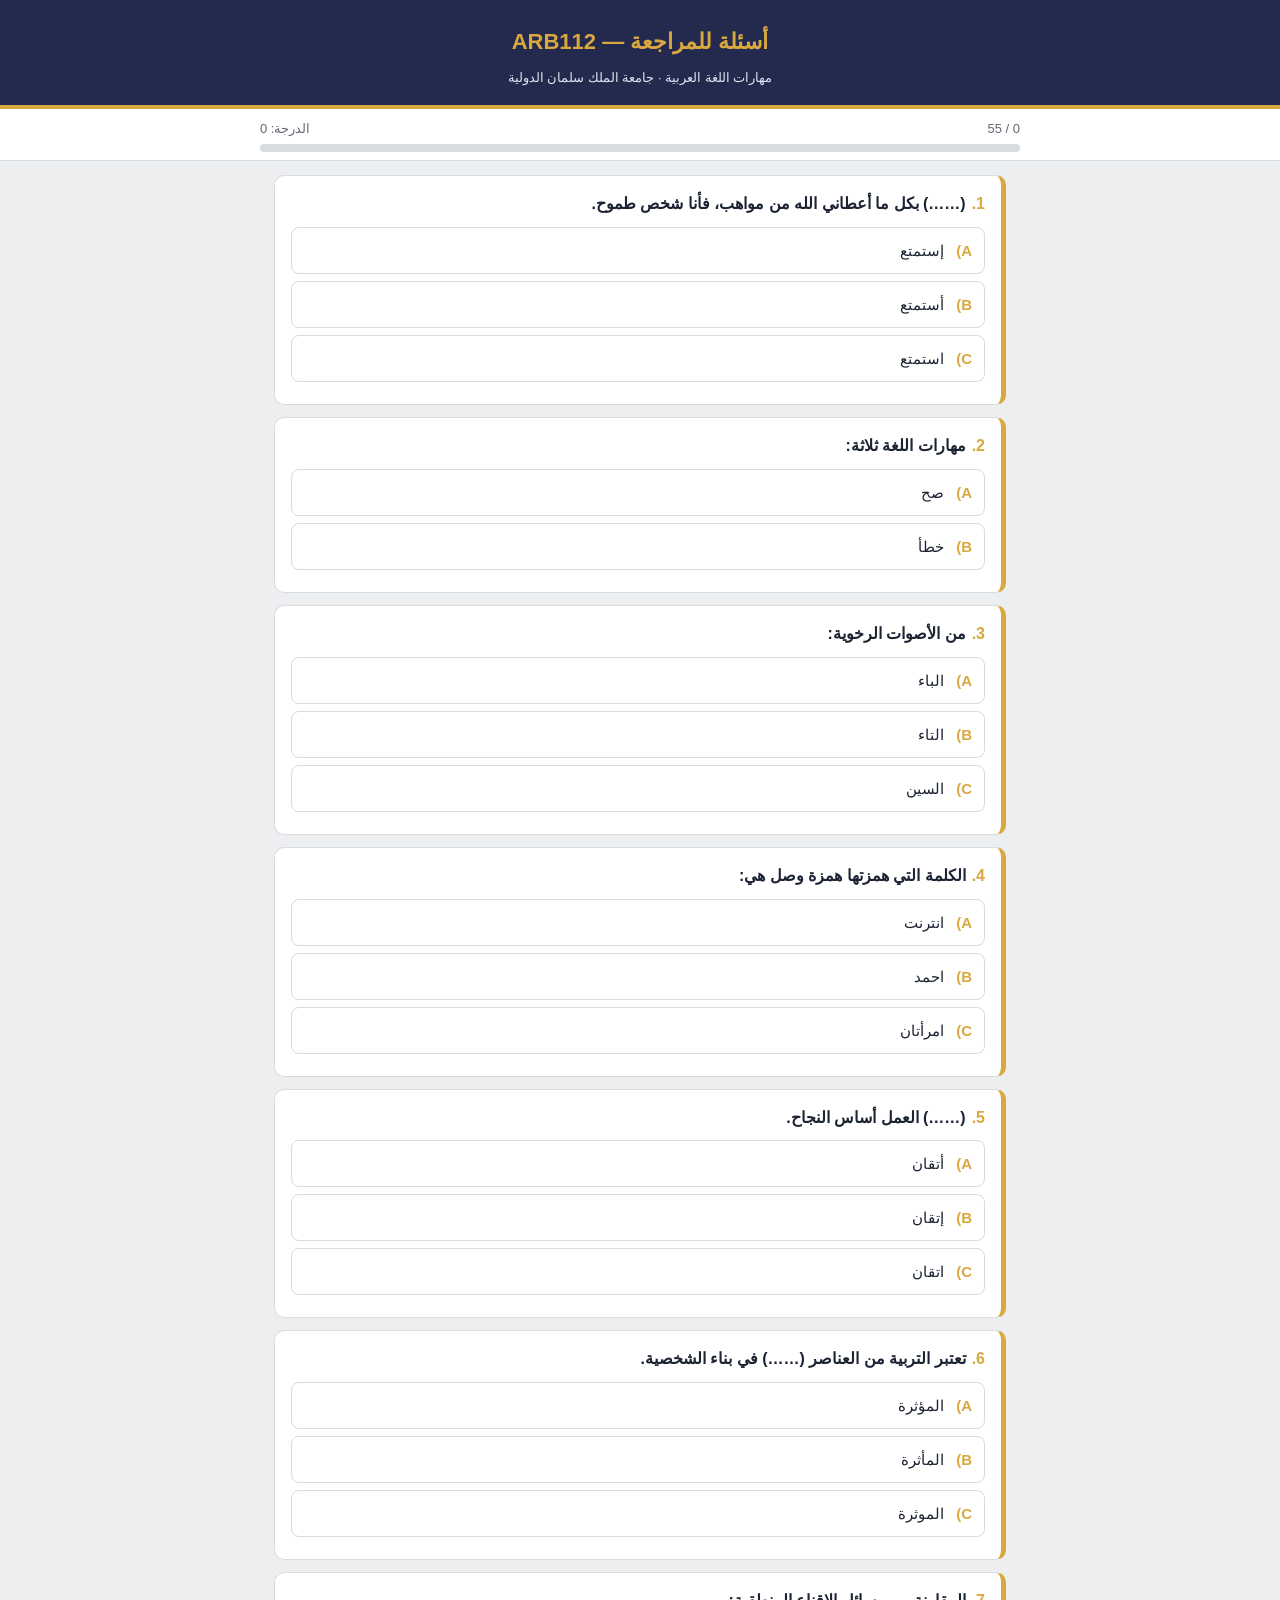
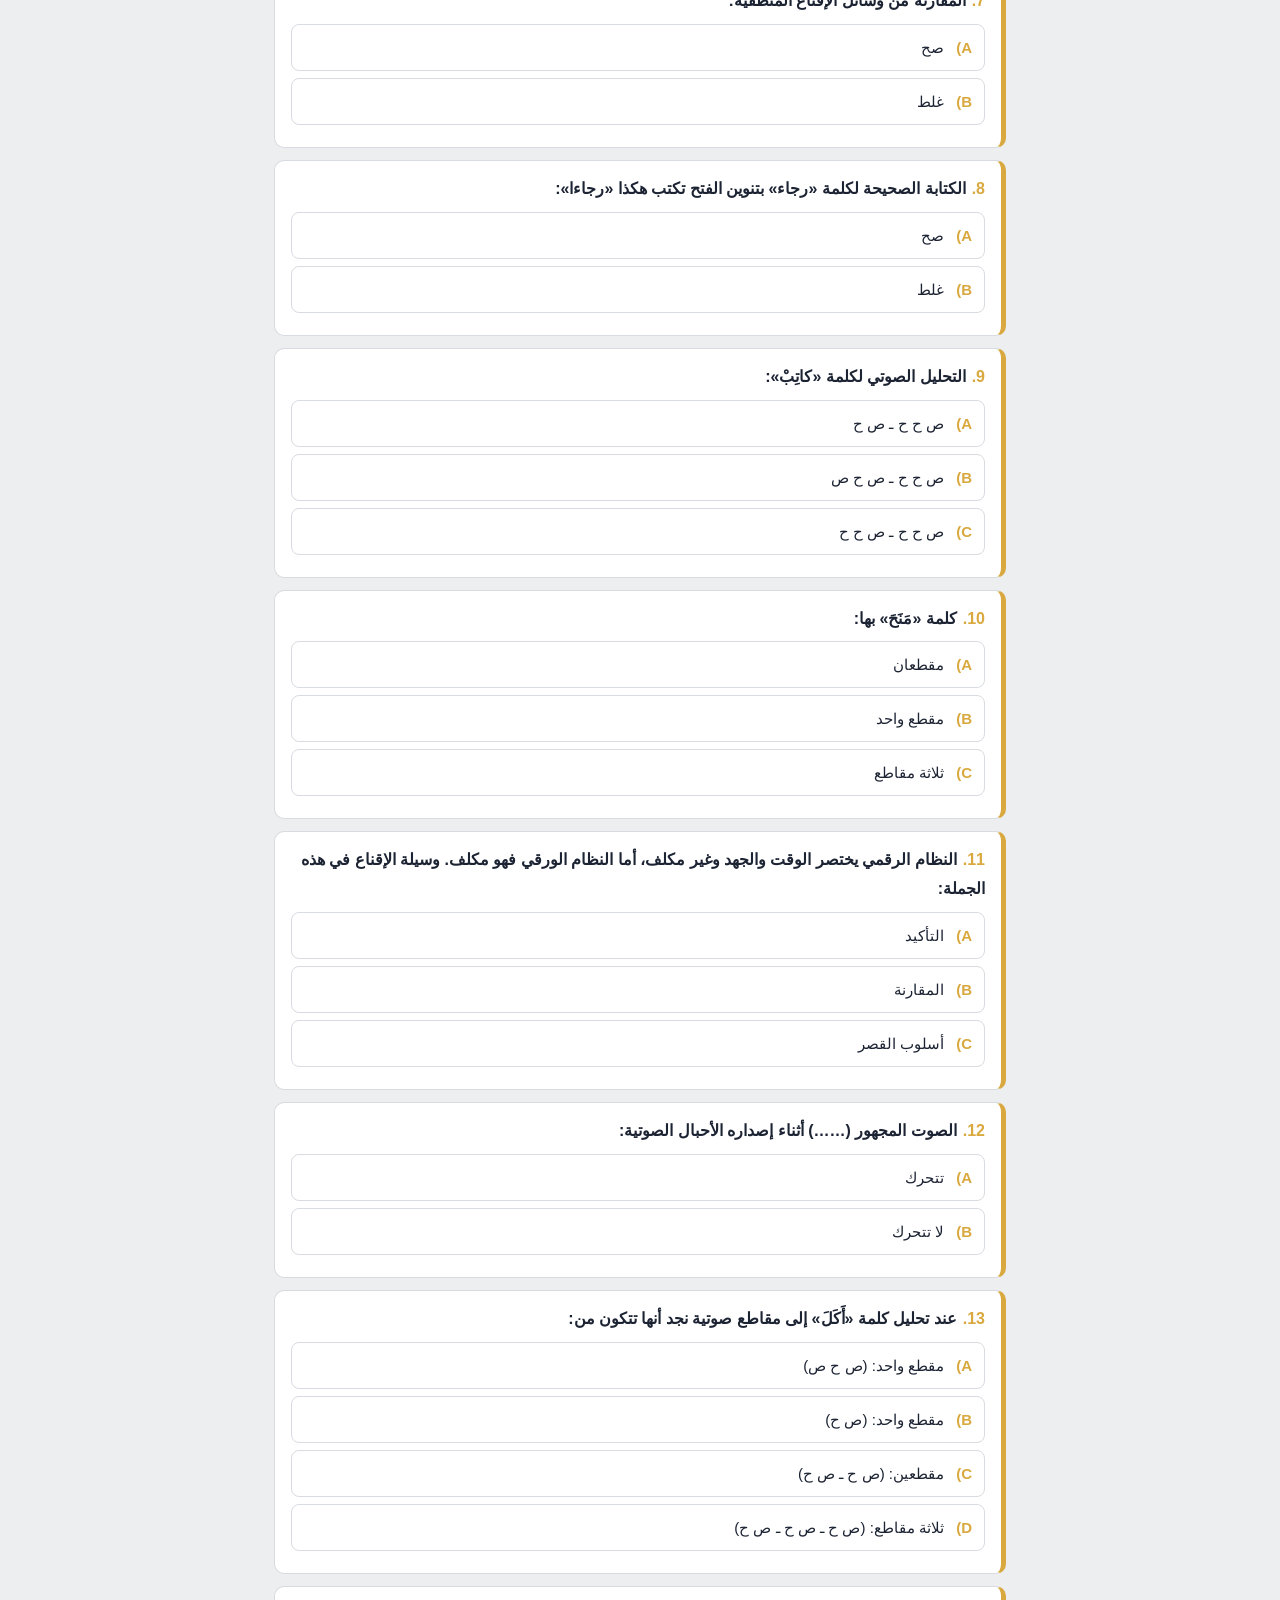
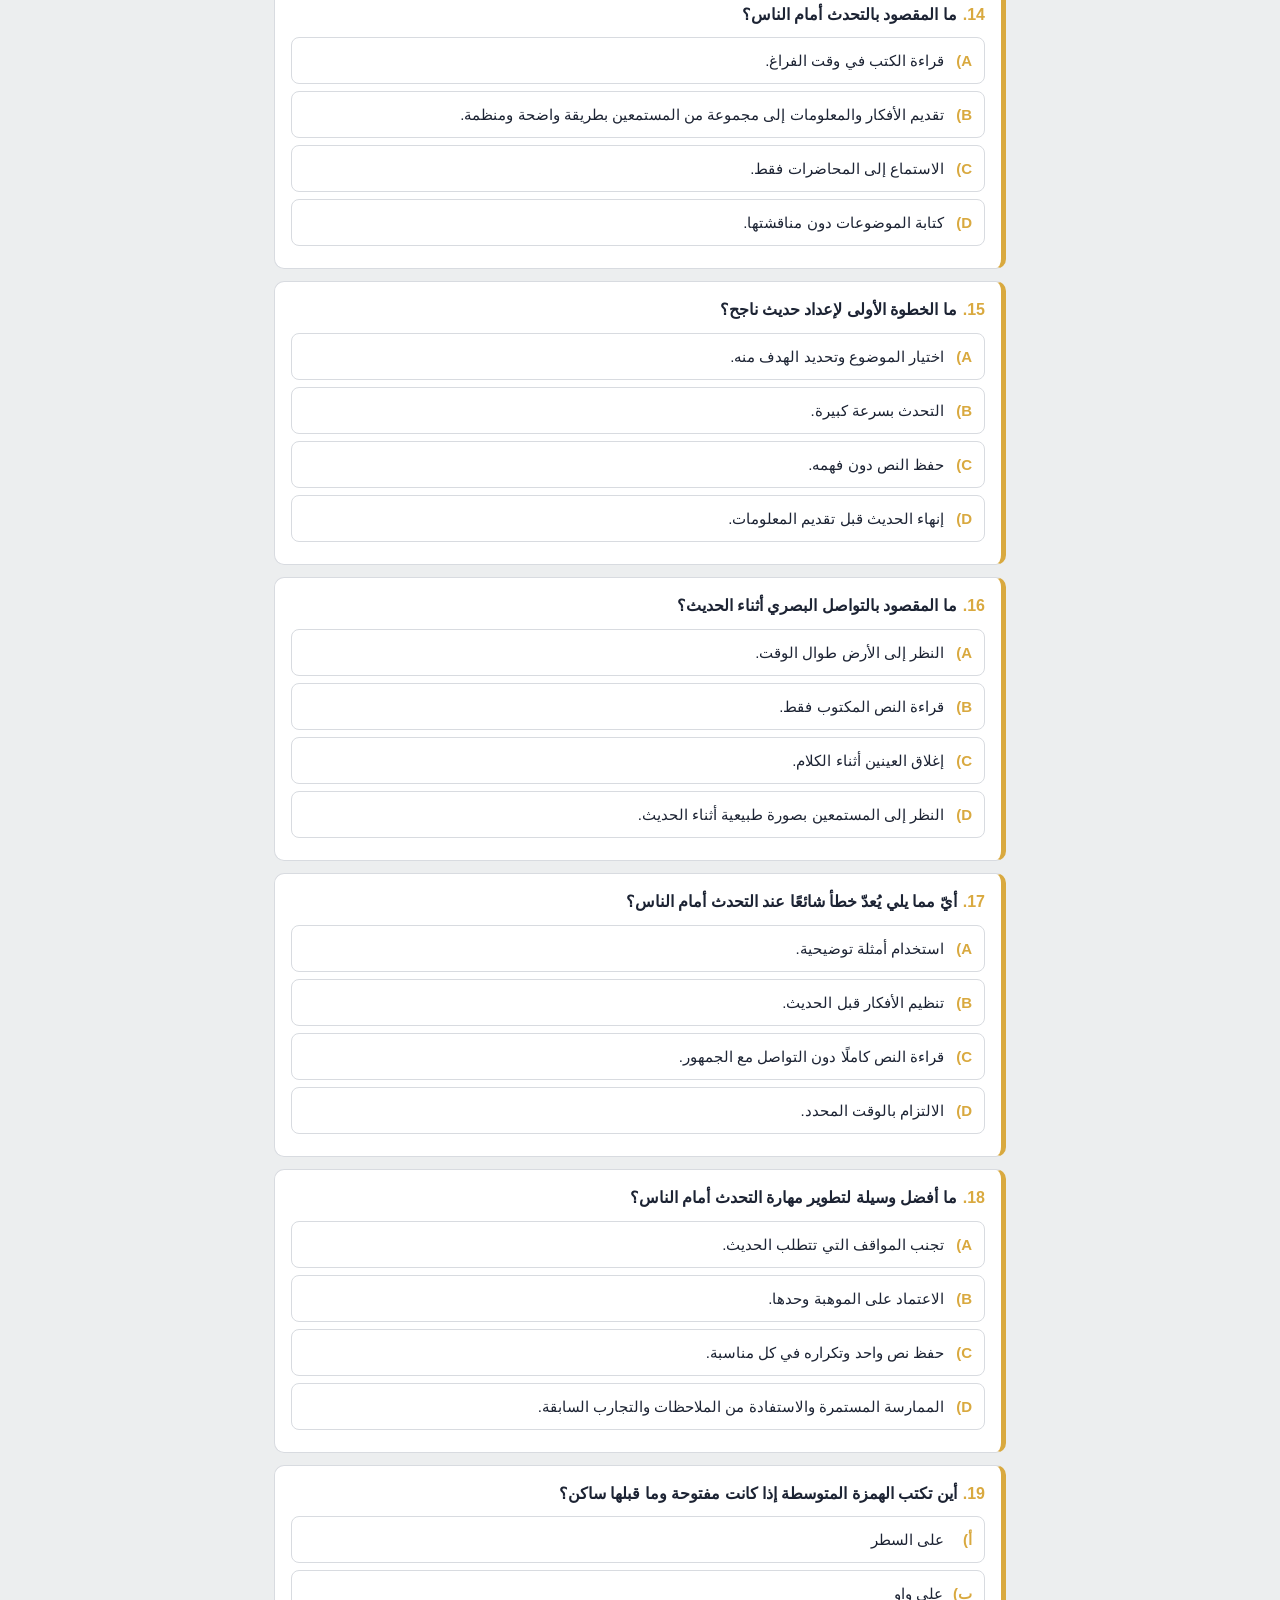
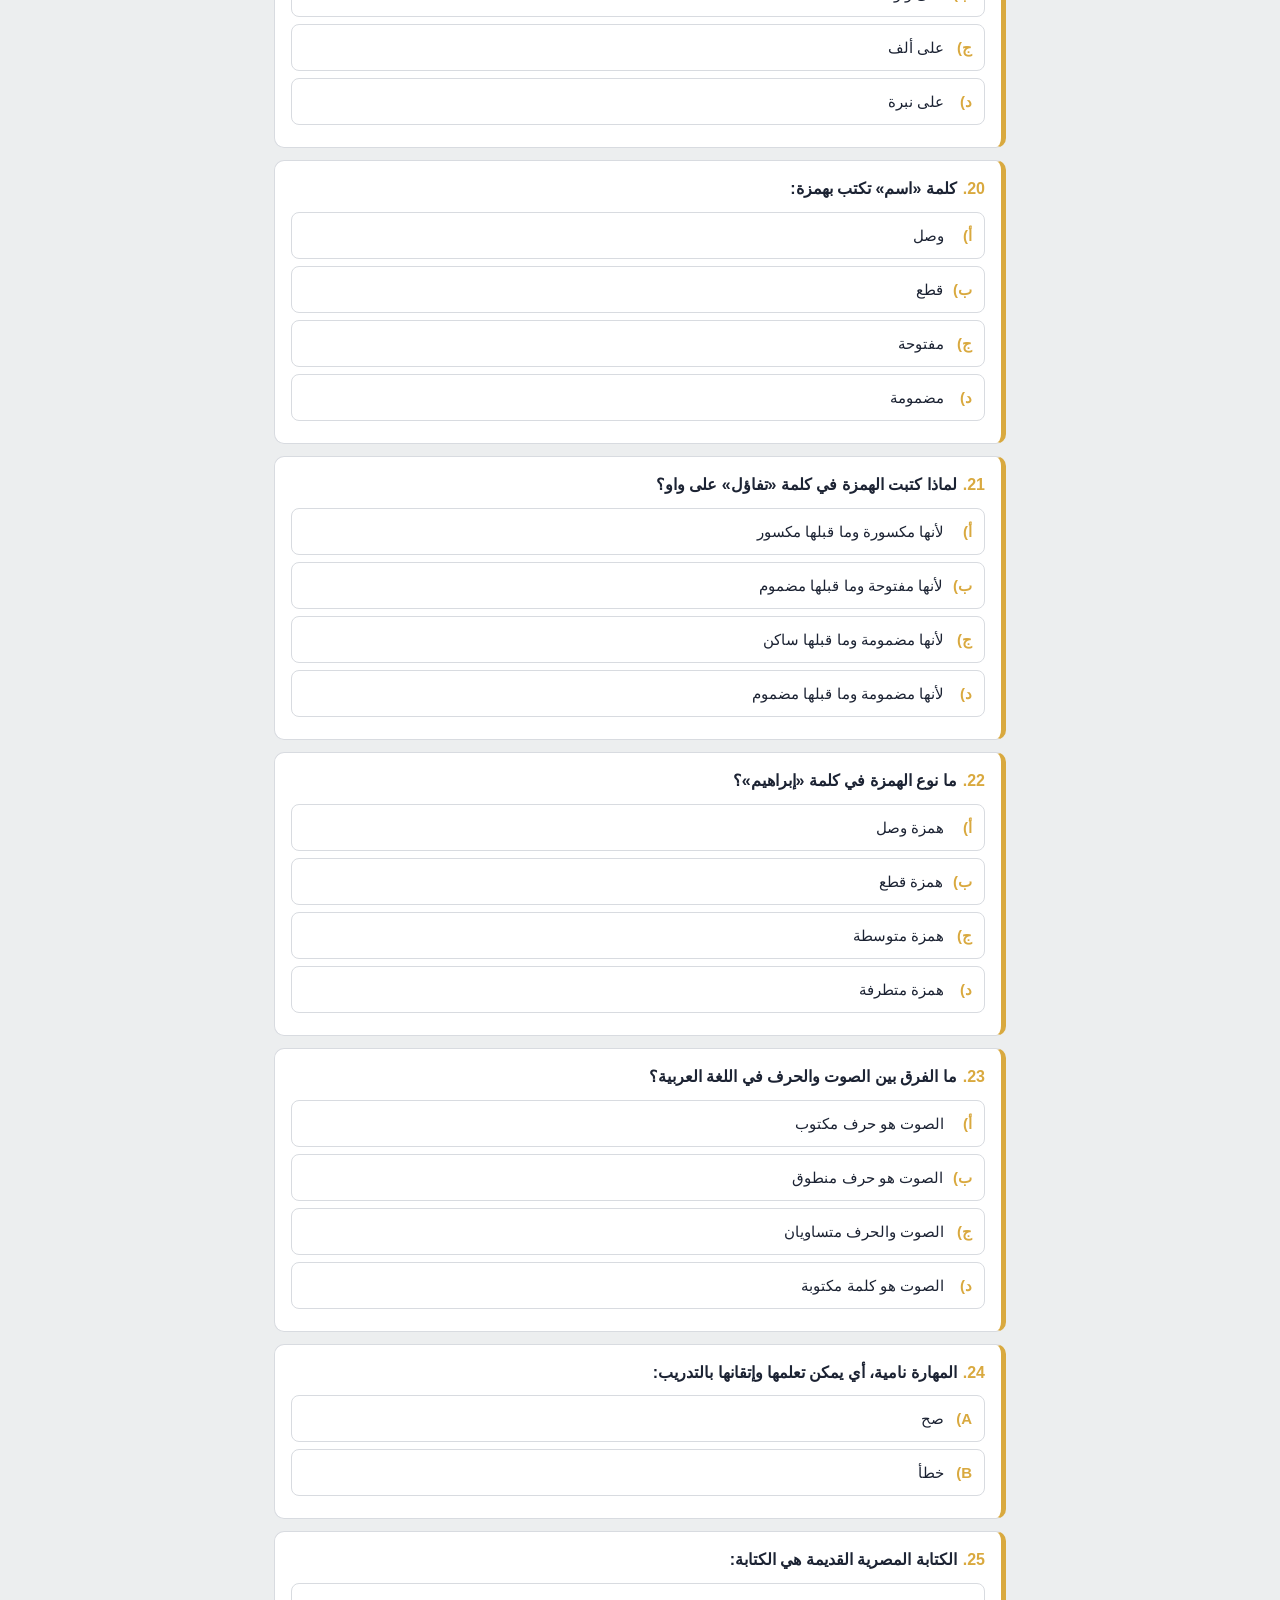
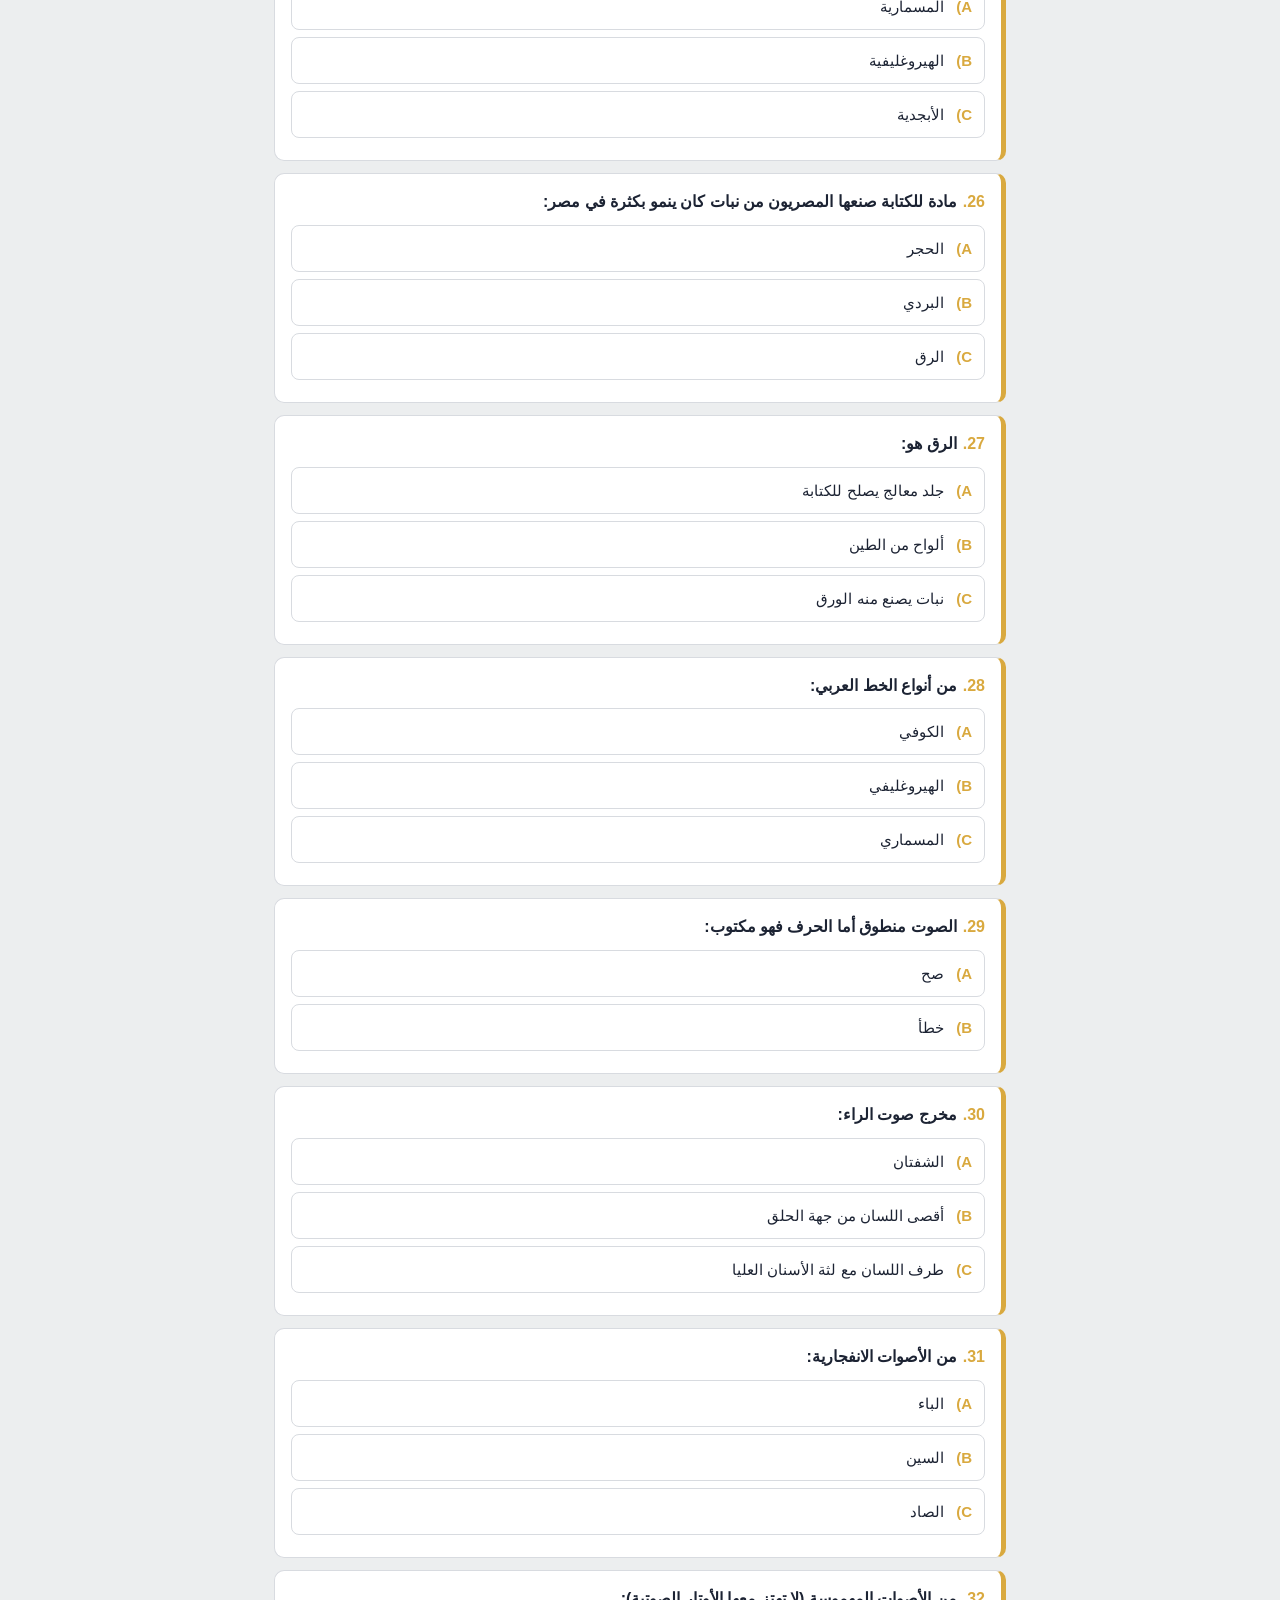
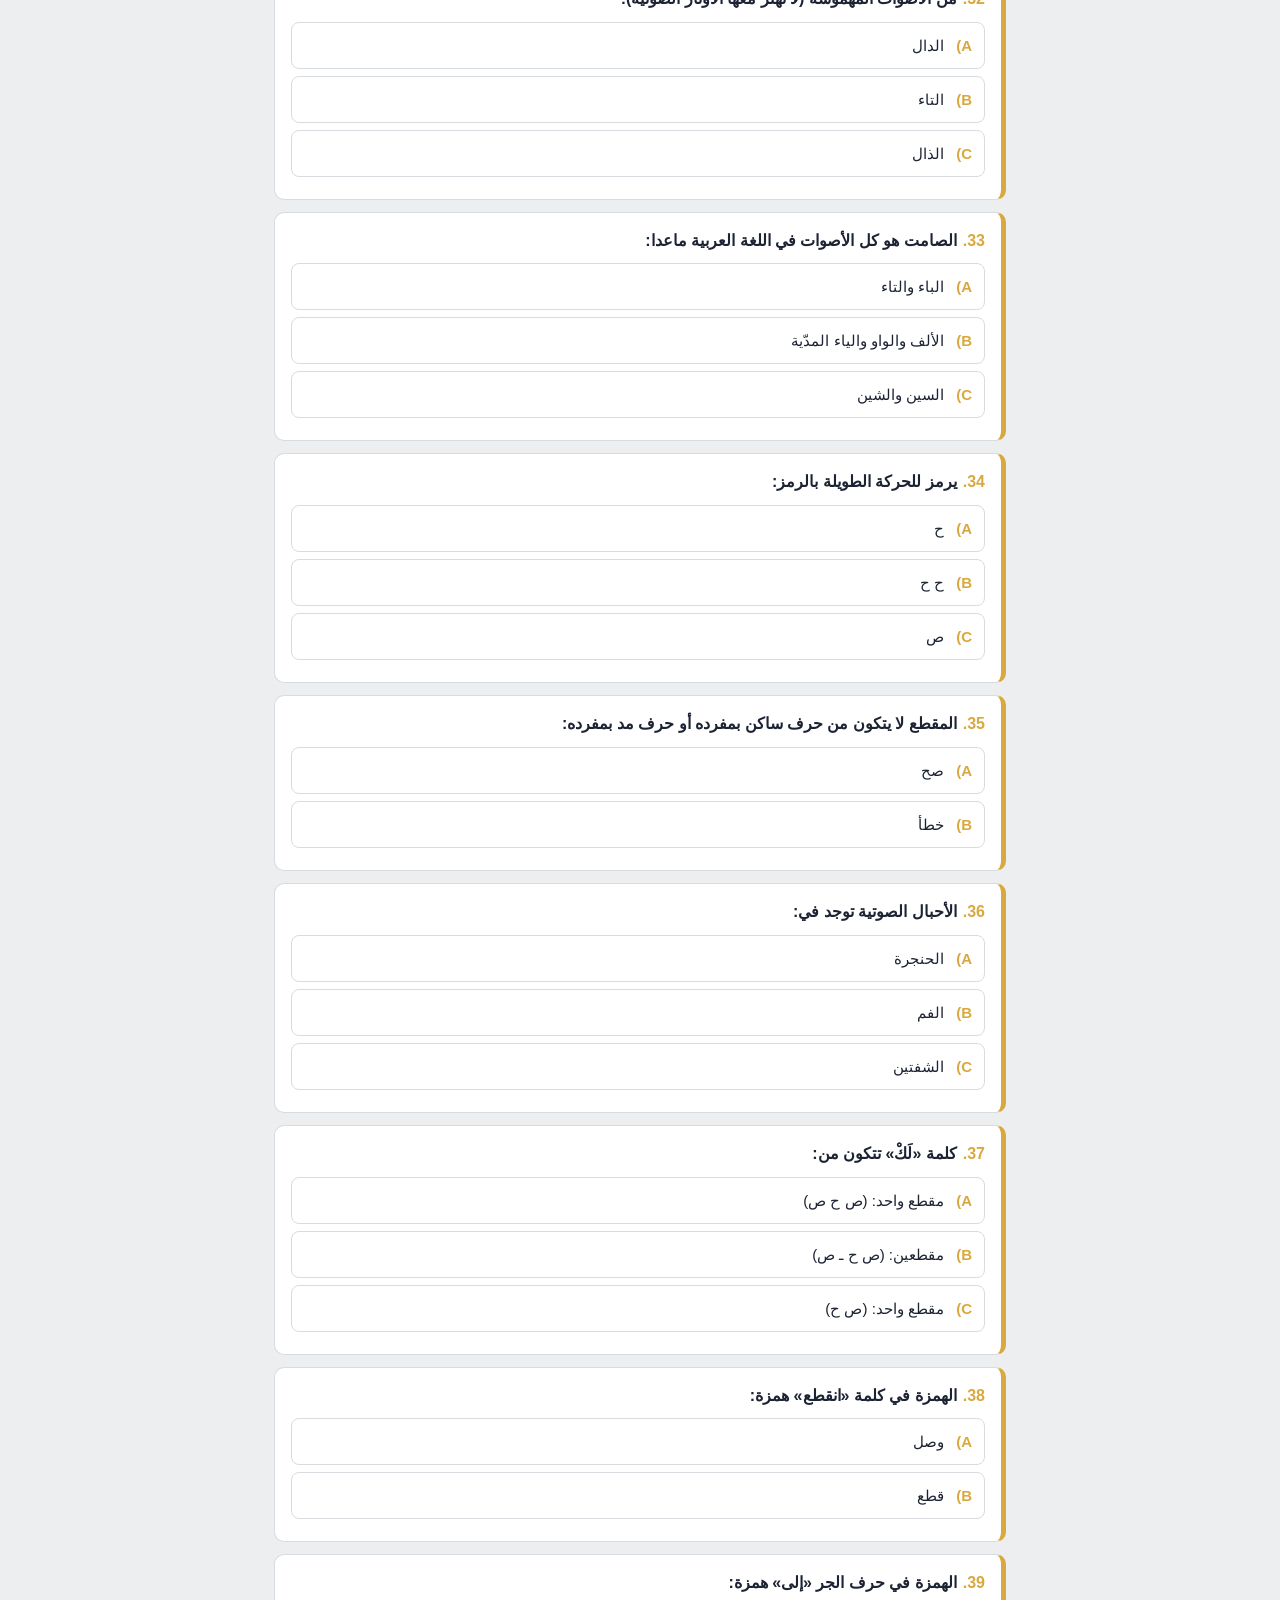
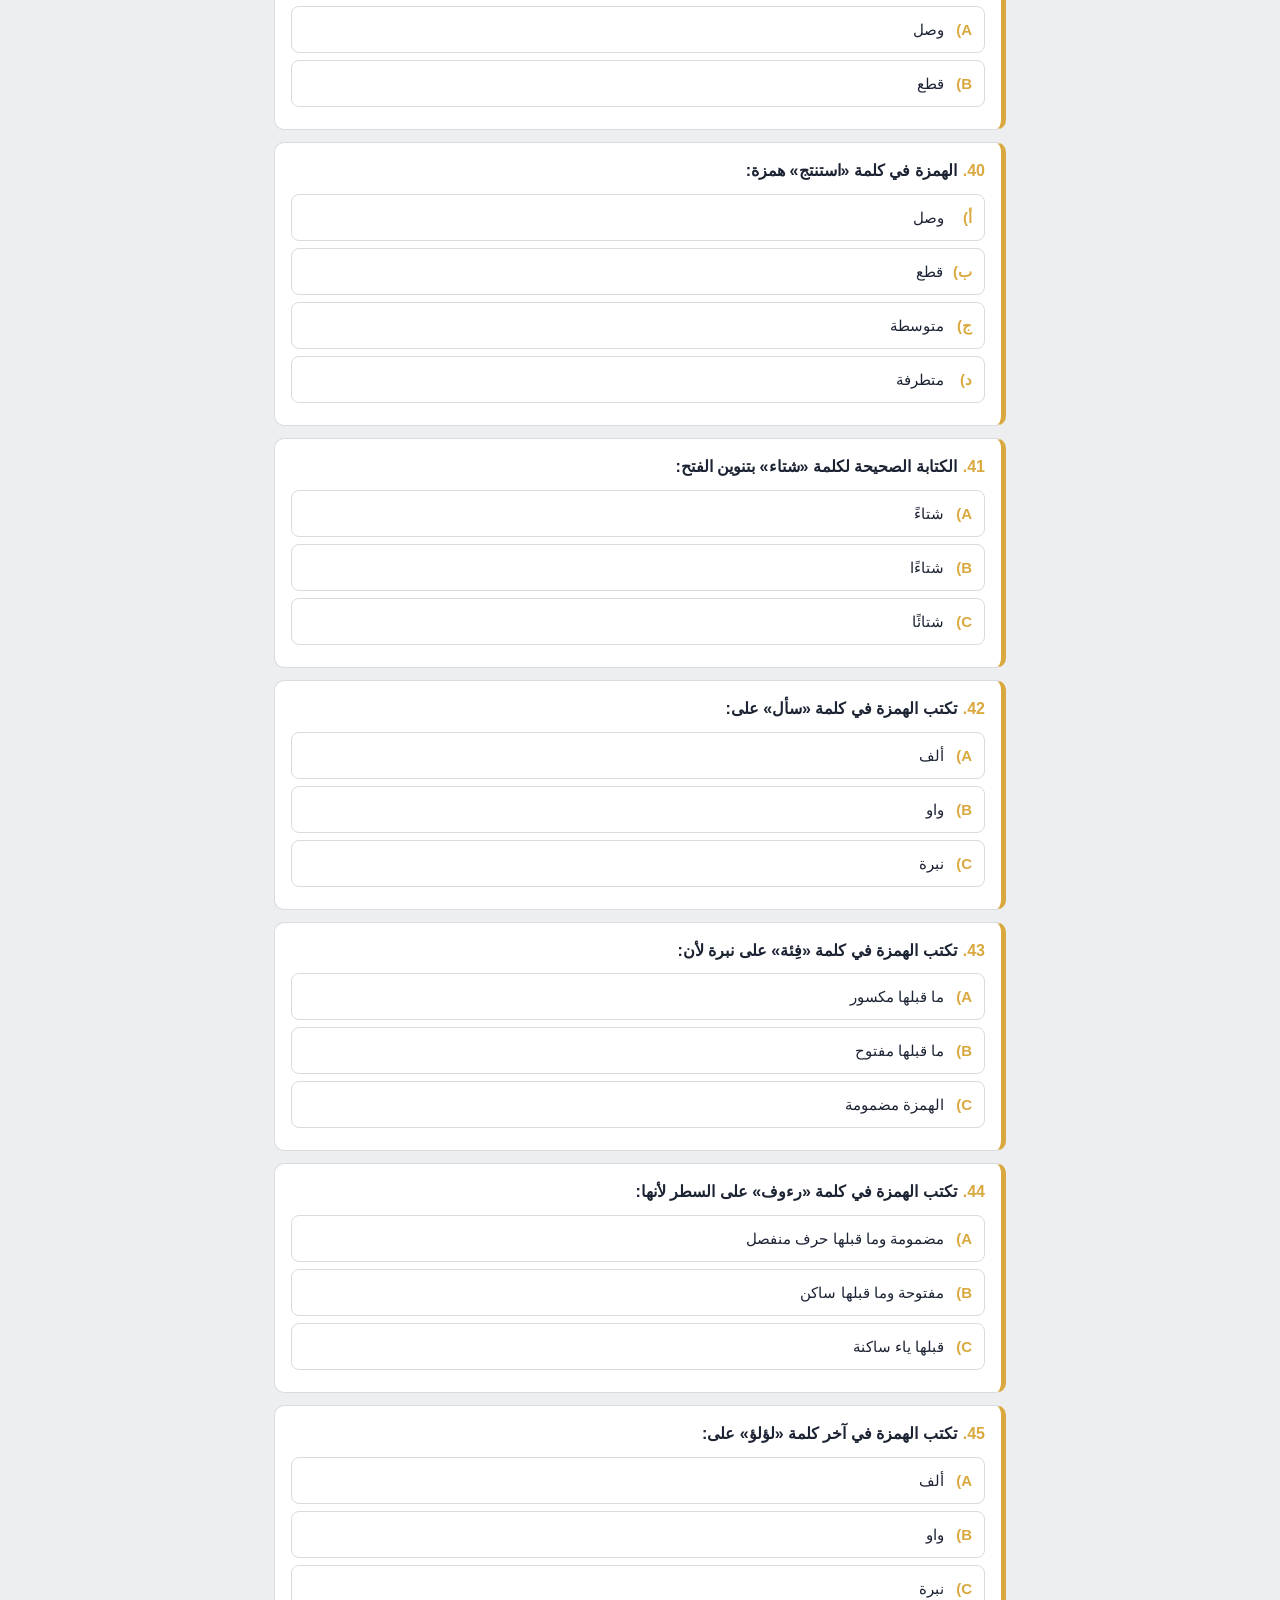
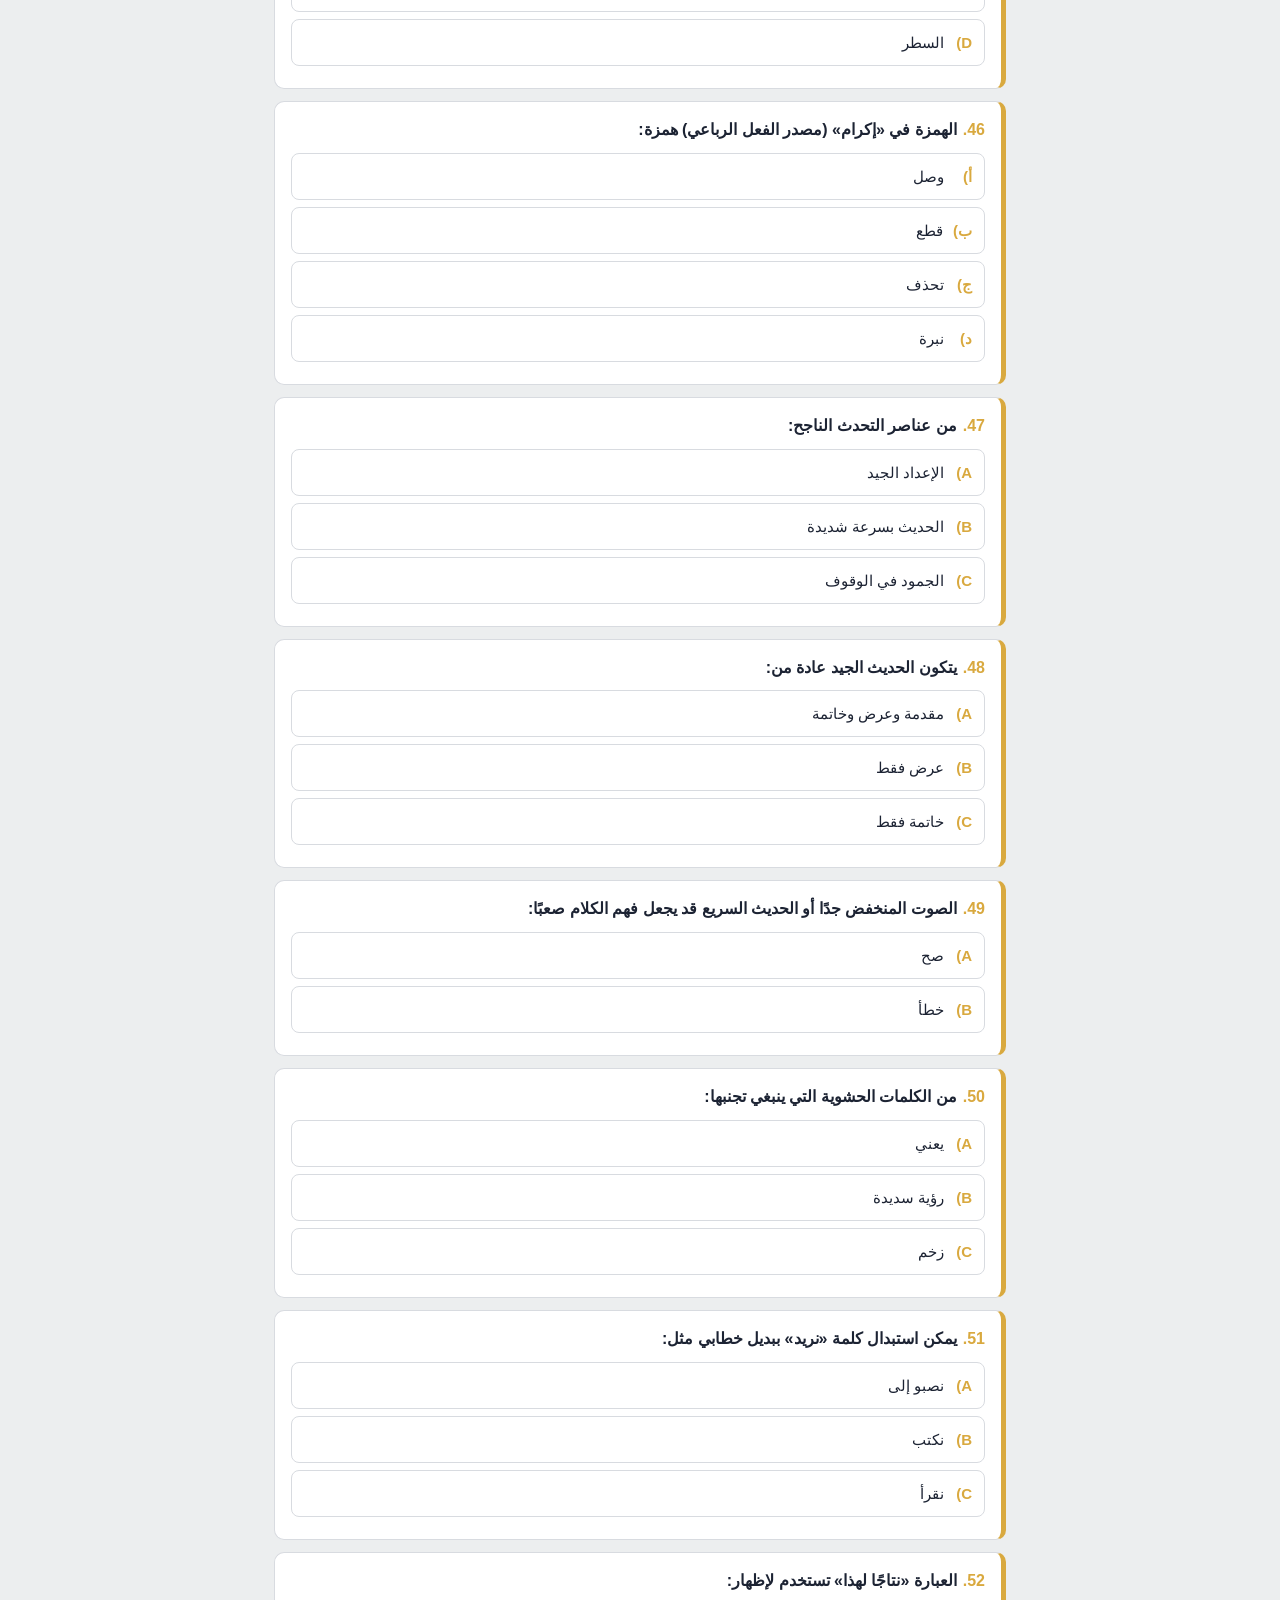
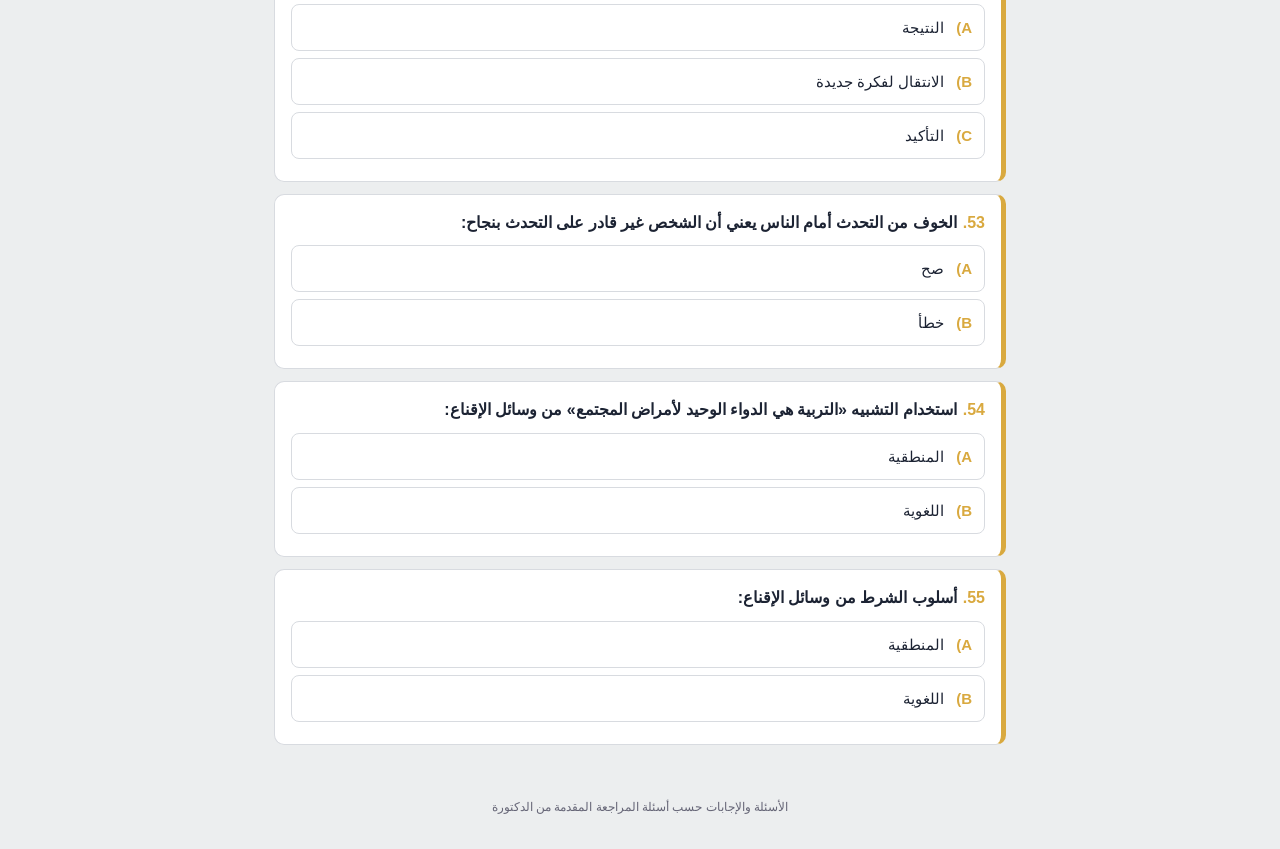
<file: content/library/arb112-review.html>
<!DOCTYPE html>
<html lang="ar" dir="rtl">
<head>
<meta charset="utf-8">
<meta name="viewport" content="width=device-width, initial-scale=1, viewport-fit=cover">
<title>مراجعة مهارات اللغة العربية ARB112</title>
<style>
:root{--bg:#eceeef;--card:#fff;--ink:#1c2333;--mute:#667;--navy:#232a4d;--gold:#d9a93f;--ok:#1f8a4c;--okbg:#e3f5ea;--bad:#c0392b;--badbg:#fbe6e3;--line:#d8dbe0;box-sizing:border-box;padding-top:env(safe-area-inset-top,0px);padding-bottom:env(safe-area-inset-bottom,0px)}
@media (prefers-color-scheme:dark){:root:not([data-theme="light"]){--bg:#12162b;--card:#1b2140;--ink:#eef0f6;--mute:#9aa2bd;--navy:#0d1024;--line:#323a63;--okbg:#14382a;--badbg:#442019}}
:root[data-theme="dark"]{--bg:#12162b;--card:#1b2140;--ink:#eef0f6;--mute:#9aa2bd;--navy:#0d1024;--line:#323a63;--okbg:#14382a;--badbg:#442019}
html{scroll-padding-top:env(safe-area-inset-top,0px)}
*{box-sizing:border-box}
body{margin:0;background:var(--bg);color:var(--ink);font-family:"Segoe UI",Tahoma,"Noto Naskh Arabic",Arial,sans-serif;line-height:1.8}
header{background:var(--navy);color:var(--gold);padding:22px 16px 16px;text-align:center;border-bottom:4px solid var(--gold)}
header h1{margin:0;font-size:22px}
header p{margin:4px 0 0;color:#dfe3f2;font-size:13px}
.bar{position:sticky;top:env(safe-area-inset-top,0px);z-index:5;background:var(--card);border-bottom:1px solid var(--line);padding:8px 16px}
.bar::before{content:"";position:fixed;inset:0 0 auto;height:env(safe-area-inset-top,0px);background:var(--card);z-index:-1}
.row{display:flex;justify-content:space-between;font-size:13px;color:var(--mute);max-width:760px;margin:0 auto 4px}
.track{height:8px;background:var(--line);border-radius:6px;max-width:760px;margin:0 auto;overflow:hidden}
.fill{height:100%;width:0;background:var(--gold);transition:width .3s}
main{max-width:760px;margin:0 auto;padding:14px 14px 40px}
.q{background:var(--card);border:1px solid var(--line);border-right:5px solid var(--gold);border-radius:10px;padding:14px 16px;margin-bottom:12px}
.q h3{margin:0 0 8px;font-size:16px;font-weight:600}
.n{color:var(--gold);margin-left:6px}
.opt{display:flex;gap:10px;width:100%;text-align:right;background:transparent;color:var(--ink);border:1px solid var(--line);border-radius:8px;padding:9px 12px;margin-top:7px;font:inherit;font-size:15px;cursor:pointer}
.opt:hover:not(:disabled){border-color:var(--gold)}
.opt b{color:var(--gold);min-width:18px}
.opt:disabled{cursor:default}
.opt.ok{background:var(--okbg);border-color:var(--ok)}
.opt.bad{background:var(--badbg);border-color:var(--bad)}
.msg{margin-top:8px;font-size:14px}
.msg.ok{color:var(--ok)}.msg.bad{color:var(--bad)}
#res{display:none;background:var(--navy);color:#fff;border-radius:12px;padding:20px;text-align:center;margin-bottom:14px}
#res .big{font-size:34px;color:var(--gold)}
button.act{background:var(--gold);color:#232a4d;border:0;border-radius:8px;padding:10px 20px;font:inherit;font-size:15px;margin-top:10px;cursor:pointer}
footer{text-align:center;color:var(--mute);font-size:12px;padding:0 16px 30px}
</style>
</head>
<body>
<header><h1>أسئلة للمراجعة — ARB112</h1><p>مهارات اللغة العربية · جامعة الملك سلمان الدولية</p></header>
<div class="bar"><div class="row"><span id="prog">0 / 0</span><span id="sc">الدرجة: 0</span></div><div class="track"><div class="fill" id="fill"></div></div></div>
<main>
<div id="res"><div>نتيجتك</div><div class="big" id="rt"></div><div id="rm"></div><button class="act" onclick="reset()">إعادة الاختبار</button></div>
<div id="list"></div>
</main>
<footer>الأسئلة والإجابات حسب أسئلة المراجعة المقدمة من الدكتورة</footer>
<script>
var T="صح",F="خطأ";
var Q=[
["(……) بكل ما أعطاني الله من مواهب، فأنا شخص طموح.",["إستمتع","أستمتع","استمتع"],1],
["مهارات اللغة ثلاثة:",[T,F],1],
["من الأصوات الرخوية:",["الباء","التاء","السين"],2],
["الكلمة التي همزتها همزة وصل هي:",["انترنت","احمد","امرأتان"],2],
["(……) العمل أساس النجاح.",["أتقان","إتقان","اتقان"],1],
["تعتبر التربية من العناصر (……) في بناء الشخصية.",["المؤثرة","المأثرة","الموثرة"],0],
["المقارنة من وسائل الإقناع المنطقية:",[T,"غلط"],0],
["الكتابة الصحيحة لكلمة «رجاء» بتنوين الفتح تكتب هكذا «رجاءا»:",[T,"غلط"],1],
["التحليل الصوتي لكلمة «كاتِبْ»:",["ص ح ح ـ ص ح","ص ح ح ـ ص ح ص","ص ح ح ـ ص ح ح"],1],
["كلمة «مَنَحَ» بها:",["مقطعان","مقطع واحد","ثلاثة مقاطع"],2],
["النظام الرقمي يختصر الوقت والجهد وغير مكلف، أما النظام الورقي فهو مكلف. وسيلة الإقناع في هذه الجملة:",["التأكيد","المقارنة","أسلوب القصر"],1],
["الصوت المجهور (……) أثناء إصداره الأحبال الصوتية:",["تتحرك","لا تتحرك"],0],
["عند تحليل كلمة «أَكَلَ» إلى مقاطع صوتية نجد أنها تتكون من:",["مقطع واحد: (ص ح ص)","مقطع واحد: (ص ح)","مقطعين: (ص ح ـ ص ح)","ثلاثة مقاطع: (ص ح ـ ص ح ـ ص ح)"],3],
["ما المقصود بالتحدث أمام الناس؟",["قراءة الكتب في وقت الفراغ.","تقديم الأفكار والمعلومات إلى مجموعة من المستمعين بطريقة واضحة ومنظمة.","الاستماع إلى المحاضرات فقط.","كتابة الموضوعات دون مناقشتها."],1],
["ما الخطوة الأولى لإعداد حديث ناجح؟",["اختيار الموضوع وتحديد الهدف منه.","التحدث بسرعة كبيرة.","حفظ النص دون فهمه.","إنهاء الحديث قبل تقديم المعلومات."],0],
["ما المقصود بالتواصل البصري أثناء الحديث؟",["النظر إلى الأرض طوال الوقت.","قراءة النص المكتوب فقط.","إغلاق العينين أثناء الكلام.","النظر إلى المستمعين بصورة طبيعية أثناء الحديث."],3],
["أيّ مما يلي يُعدّ خطأ شائعًا عند التحدث أمام الناس؟",["استخدام أمثلة توضيحية.","تنظيم الأفكار قبل الحديث.","قراءة النص كاملًا دون التواصل مع الجمهور.","الالتزام بالوقت المحدد."],2],
["ما أفضل وسيلة لتطوير مهارة التحدث أمام الناس؟",["تجنب المواقف التي تتطلب الحديث.","الاعتماد على الموهبة وحدها.","حفظ نص واحد وتكراره في كل مناسبة.","الممارسة المستمرة والاستفادة من الملاحظات والتجارب السابقة."],3],
["أين تكتب الهمزة المتوسطة إذا كانت مفتوحة وما قبلها ساكن؟",["على السطر","على واو","على ألف","على نبرة"],2],
["كلمة «اسم» تكتب بهمزة:",["وصل","قطع","مفتوحة","مضمومة"],0],
["لماذا كتبت الهمزة في كلمة «تفاؤل» على واو؟",["لأنها مكسورة وما قبلها مكسور","لأنها مفتوحة وما قبلها مضموم","لأنها مضمومة وما قبلها ساكن","لأنها مضمومة وما قبلها مضموم"],2],
["ما نوع الهمزة في كلمة «إبراهيم»؟",["همزة وصل","همزة قطع","همزة متوسطة","همزة متطرفة"],1],
["ما الفرق بين الصوت والحرف في اللغة العربية؟",["الصوت هو حرف مكتوب","الصوت هو حرف منطوق","الصوت والحرف متساويان","الصوت هو كلمة مكتوبة"],1],
["المهارة نامية، أي يمكن تعلمها وإتقانها بالتدريب:",[T,F],0],
["الكتابة المصرية القديمة هي الكتابة:",["المسمارية","الهيروغليفية","الأبجدية"],1],
["مادة للكتابة صنعها المصريون من نبات كان ينمو بكثرة في مصر:",["الحجر","البردي","الرق"],1],
["الرق هو:",["جلد معالج يصلح للكتابة","ألواح من الطين","نبات يصنع منه الورق"],0],
["من أنواع الخط العربي:",["الكوفي","الهيروغليفي","المسماري"],0],
["الصوت منطوق أما الحرف فهو مكتوب:",[T,F],0],
["مخرج صوت الراء:",["الشفتان","أقصى اللسان من جهة الحلق","طرف اللسان مع لثة الأسنان العليا"],2],
["من الأصوات الانفجارية:",["الباء","السين","الصاد"],0],
["من الأصوات المهموسة (لا تهتز معها الأوتار الصوتية):",["الدال","التاء","الذال"],1],
["الصامت هو كل الأصوات في اللغة العربية ماعدا:",["الباء والتاء","الألف والواو والياء المدّية","السين والشين"],1],
["يرمز للحركة الطويلة بالرمز:",["ح","ح ح","ص"],1],
["المقطع لا يتكون من حرف ساكن بمفرده أو حرف مد بمفرده:",[T,F],0],
["الأحبال الصوتية توجد في:",["الحنجرة","الفم","الشفتين"],0],
["كلمة «لَكْ» تتكون من:",["مقطع واحد: (ص ح ص)","مقطعين: (ص ح ـ ص)","مقطع واحد: (ص ح)"],0],
["الهمزة في كلمة «انقطع» همزة:",["وصل","قطع"],0],
["الهمزة في حرف الجر «إلى» همزة:",["وصل","قطع"],1],
["الهمزة في كلمة «استنتج» همزة:",["وصل","قطع","متوسطة","متطرفة"],0,1],
["الكتابة الصحيحة لكلمة «شتاء» بتنوين الفتح:",["شتاءً","شتاءًا","شتائًا"],0],
["تكتب الهمزة في كلمة «سأل» على:",["ألف","واو","نبرة"],0],
["تكتب الهمزة في كلمة «فِئة» على نبرة لأن:",["ما قبلها مكسور","ما قبلها مفتوح","الهمزة مضمومة"],0],
["تكتب الهمزة في كلمة «رءوف» على السطر لأنها:",["مضمومة وما قبلها حرف منفصل","مفتوحة وما قبلها ساكن","قبلها ياء ساكنة"],0],
["تكتب الهمزة في آخر كلمة «لؤلؤ» على:",["ألف","واو","نبرة","السطر"],1],
["الهمزة في «إكرام» (مصدر الفعل الرباعي) همزة:",["وصل","قطع","تحذف","نبرة"],1,1],
["من عناصر التحدث الناجح:",["الإعداد الجيد","الحديث بسرعة شديدة","الجمود في الوقوف"],0],
["يتكون الحديث الجيد عادة من:",["مقدمة وعرض وخاتمة","عرض فقط","خاتمة فقط"],0],
["الصوت المنخفض جدًا أو الحديث السريع قد يجعل فهم الكلام صعبًا:",[T,F],0],
["من الكلمات الحشوية التي ينبغي تجنبها:",["يعني","رؤية سديدة","زخم"],0],
["يمكن استبدال كلمة «نريد» ببديل خطابي مثل:",["نصبو إلى","نكتب","نقرأ"],0],
["العبارة «نتاجًا لهذا» تستخدم لإظهار:",["النتيجة","الانتقال لفكرة جديدة","التأكيد"],0],
["الخوف من التحدث أمام الناس يعني أن الشخص غير قادر على التحدث بنجاح:",[T,F],1],
["استخدام التشبيه «التربية هي الدواء الوحيد لأمراض المجتمع» من وسائل الإقناع:",["المنطقية","اللغوية"],0],
["أسلوب الشرط من وسائل الإقناع:",["المنطقية","اللغوية"],1]
];
var answered=0,score=0;
function letters(i){return (Q[i][3]||(i>=18&&i<23))?"أبجد":"ABCD"}
function render(){
  var L=document.getElementById("list");L.innerHTML="";
  Q.forEach(function(q,i){
    var c=document.createElement("div");c.className="q";c.id="q"+i;
    var h=document.createElement("h3");
    h.innerHTML='<span class="n">'+(i+1)+'.</span>';h.appendChild(document.createTextNode(q[0]));c.appendChild(h);
    q[1].forEach(function(o,j){
      var b=document.createElement("button");b.className="opt";
      b.innerHTML="<b>"+letters(i)[j]+(i<18?")":")")+"</b>";b.appendChild(document.createTextNode(o));
      b.onclick=function(){pick(i,j)};c.appendChild(b);
    });
    var m=document.createElement("div");m.className="msg";c.appendChild(m);
    L.appendChild(c);
  });
}
function pick(i,j){
  var c=document.getElementById("q"+i),btns=c.querySelectorAll(".opt"),a=Q[i][2],m=c.querySelector(".msg");
  btns.forEach(function(b){b.disabled=true});
  btns[a].classList.add("ok");
  if(j===a){score++;m.className="msg ok";m.textContent="إجابة صحيحة ✓"}
  else{btns[j].classList.add("bad");m.className="msg bad";m.textContent="إجابة خاطئة — الصحيحة: "+letters(i)[a]}
  answered++;upd();
  if(answered===Q.length){
    var r=document.getElementById("res");r.style.display="block";
    document.getElementById("rt").textContent=score+" / "+Q.length;
    var p=score/Q.length;
    document.getElementById("rm").textContent=p>=.85?"ممتاز! أنت جاهز للامتحان":p>=.6?"جيد، راجع الأسئلة الخاطئة":"محتاج مراجعة أكثر للمحاضرات";
    window.scrollTo({top:0,behavior:"smooth"});
  }
}
function upd(){
  document.getElementById("prog").textContent=answered+" / "+Q.length;
  document.getElementById("sc").textContent="الدرجة: "+score;
  document.getElementById("fill").style.width=(answered/Q.length*100)+"%";
}
function reset(){answered=0;score=0;document.getElementById("res").style.display="none";render();upd();window.scrollTo(0,0)}
render();upd();
</script>
</body>
</html>
</file>
<file: app.css>
/* ENG YOUSSEF 3.1 — black / signal-red identity. Dark is the default. */
@font-face{font-family:Cairo;src:url('assets/cairo-arabic.woff2') format('woff2');font-weight:200 900;font-display:swap;unicode-range:U+0600-06FF,U+0750-077F,U+0870-088E,U+0890-0891,U+0898-08E1,U+08E3-08FF,U+200C-200E,U+2010-2011,U+204F,U+2E41,U+FB50-FDFF,U+FE70-FE74,U+FE76-FEFC}
@font-face{font-family:Cairo;src:url('assets/cairo-latin.woff2') format('woff2');font-weight:200 900;font-display:swap;unicode-range:U+0000-00FF,U+0131,U+0152-0153,U+02BB-02BC,U+02C6,U+02DA,U+02DC,U+0304,U+0308,U+0329,U+2000-206F,U+2074,U+20AC,U+2122,U+2191,U+2193,U+2212,U+2215,U+FEFF,U+FFFD}
:root{
  --bg:#09090b;--surface:#111114;--surface-2:#1a1a1f;--surface-3:#232329;
  --ink:#f4f4f5;--muted:#a1a1aa;--line:#27272a;--line-strong:#3f3f46;
  --brand:#ef233c;--brand-strong:#ff3b4f;--brand-tint:#2a1216;--brand-ink:#fff;
  --success:#22c55e;--success-tint:#10261a;--warning:#f59e0b;--warning-tint:#2b2110;
  --danger:#f87171;--danger-tint:#331416;--gold:#ef233c;--navy:#18181b;--mint:#2a1216;
  --shadow:0 10px 30px rgba(0,0,0,.35);--shadow-sm:0 2px 10px rgba(0,0,0,.25);
  --radius:14px;--radius-sm:10px;--sidebar:264px;color-scheme:dark;
}
html.light{
  --bg:#f6f6f7;--surface:#ffffff;--surface-2:#f1f1f3;--surface-3:#e7e7ea;
  --ink:#18181b;--muted:#52525b;--line:#e4e4e7;--line-strong:#d4d4d8;
  --brand:#c8102e;--brand-strong:#a00d25;--brand-tint:#fdecef;--brand-ink:#fff;
  --success:#15803d;--success-tint:#ecfdf3;--warning:#b45309;--warning-tint:#fffbeb;
  --danger:#b91c1c;--danger-tint:#fef2f2;--gold:#c8102e;--navy:#18181b;--mint:#fdecef;
  --shadow:0 10px 28px rgba(24,24,27,.08);--shadow-sm:0 2px 8px rgba(24,24,27,.06);color-scheme:light;
}
*{box-sizing:border-box}html{scroll-behavior:smooth}body{margin:0;background:var(--bg);color:var(--ink);font-family:Cairo,system-ui,sans-serif;font-size:14px;line-height:1.7;-webkit-font-smoothing:antialiased}
a{color:inherit;text-decoration:none}button,input,select,textarea{font:inherit;color:inherit}button{cursor:pointer}button:disabled{cursor:not-allowed;opacity:.55}img{max-width:100%}h1,h2,h3,h4,p{margin-top:0}h1,h2,h3,h4{line-height:1.35;font-weight:800}h1{font-size:1.9rem}h2{font-size:1.25rem}h3{font-size:1rem}p{color:var(--muted)}::selection{background:var(--brand);color:#fff}:focus-visible{outline:3px solid var(--brand);outline-offset:2px}
.icon{width:19px;height:19px;fill:none;stroke:currentColor;stroke-width:1.8;stroke-linecap:round;stroke-linejoin:round;flex-shrink:0}.spin{animation:spin 1s linear infinite}@keyframes spin{to{transform:rotate(360deg)}}
.flex{display:flex;align-items:center;gap:10px}.wrap{flex-wrap:wrap}.between{display:flex;align-items:center;justify-content:space-between;gap:12px}.grow{flex:1;min-width:0}.stack{display:grid;gap:16px}.mt{margin-top:18px}.mb{margin-bottom:18px}.pad{padding:24px}.small{font-size:.86rem}.tiny{font-size:.74rem}.muted{color:var(--muted)}.en{font-family:Arial,system-ui,sans-serif;direction:ltr}.code{font-family:ui-monospace,monospace;letter-spacing:.06em}.green{color:var(--success)}.gold{color:var(--brand)}.danger{color:var(--danger)}.full{width:100%}.no-margin{margin:0}.text-center{text-align:center}.hidden,[hidden]{display:none!important}.divider{height:1px;background:var(--line);margin:18px 0}
.skip-link{position:fixed;top:-60px;inset-inline-start:16px;z-index:100;background:var(--brand);color:#fff;padding:10px 16px;border-radius:8px}.skip-link:focus{top:12px}
.card{background:var(--surface);border:1px solid var(--line);border-radius:var(--radius);box-shadow:var(--shadow-sm)}.btn{display:inline-flex;align-items:center;justify-content:center;gap:8px;min-height:42px;padding:9px 18px;border-radius:var(--radius-sm);border:1px solid var(--line-strong);background:var(--surface);color:var(--ink);font-weight:750;font-size:.86rem;transition:background .15s,border-color .15s,transform .15s}.btn:hover:not(:disabled){border-color:var(--brand);color:var(--brand)}.btn.primary{background:var(--brand);border-color:var(--brand);color:var(--brand-ink);box-shadow:0 6px 18px rgba(239,35,60,.25)}.btn.primary:hover:not(:disabled){background:var(--brand-strong);border-color:var(--brand-strong);color:#fff}.btn.soft{background:var(--brand-tint);border-color:transparent;color:var(--brand)}.btn.light{background:#fff;border-color:#fff;color:#18181b}.btn.ghost-light{background:transparent;border-color:rgba(255,255,255,.35);color:#fff}.btn.ghost-light:hover{border-color:#fff;color:#fff}.btn.sm{min-height:34px;padding:6px 12px;font-size:.78rem}.btn.danger-btn{background:var(--danger);border-color:var(--danger);color:#fff}.icon-btn{display:inline-grid;place-items:center;width:38px;height:38px;border-radius:10px;border:1px solid var(--line);background:var(--surface);color:var(--muted)}.icon-btn:hover{color:var(--brand);border-color:var(--brand)}.icon-btn.bare{border-color:transparent;background:transparent}.text-link{display:inline-flex;align-items:center;gap:6px;color:var(--brand);font-weight:750;font-size:.84rem}.text-link:hover{text-decoration:underline}.text-link .icon{width:16px;height:16px}
.badge{display:inline-flex;align-items:center;gap:6px;padding:4px 10px;border-radius:999px;background:var(--surface-2);border:1px solid var(--line);color:var(--muted);font-size:.72rem;font-weight:750;white-space:nowrap}.badge.green{background:var(--success-tint);border-color:transparent;color:var(--success)}.badge.gold{background:var(--brand-tint);border-color:transparent;color:var(--brand)}.dot{width:7px;height:7px;border-radius:50%;background:currentColor;display:inline-block}.eyebrow{display:flex;align-items:center;gap:7px;color:var(--brand);font-size:.72rem;font-weight:850;letter-spacing:.08em;text-transform:uppercase;margin-bottom:8px}
.sidebar{position:fixed;inset-block:0;inset-inline-start:0;width:var(--sidebar);z-index:45;display:flex;flex-direction:column;padding:22px 16px 16px;overflow-y:auto;background:var(--surface);border-inline-end:1px solid var(--line)}.brand{display:flex;align-items:center;gap:12px;padding:4px 8px 20px}.brand-mark{width:48px;height:48px;border-radius:12px;overflow:hidden;border:1px solid var(--line-strong);background:#000;flex-shrink:0}.brand-mark img{width:100%;height:100%;object-fit:cover;display:block}.brand-name{font-family:Arial,sans-serif;font-weight:900;font-size:1.02rem;letter-spacing:.06em}.nav-caption{padding:8px 12px 6px;color:var(--muted);font-size:.66rem;font-weight:850;letter-spacing:.12em}.nav-link{display:flex;align-items:center;gap:11px;margin:3px 0;padding:10px 12px;border-radius:10px;color:var(--muted);font-weight:650;font-size:.86rem;border:1px solid transparent}.nav-link:hover{background:var(--surface-2);color:var(--ink)}.nav-link.active{background:var(--brand-tint);border-color:rgba(239,35,60,.35);color:var(--brand);box-shadow:inset 3px 0 0 var(--brand)}html[dir=ltr] .nav-link.active{box-shadow:inset -3px 0 0 var(--brand)}.nav-count{margin-inline-start:auto;background:var(--surface-3);color:var(--ink);border-radius:999px;padding:1px 8px;font-size:.7rem}.nav-link.active .nav-count{background:var(--brand);color:#fff}.sidebar-bottom{margin-top:auto;padding-top:18px}.sidebar-tip{padding:16px;border-radius:12px;background:linear-gradient(145deg,var(--brand-tint),var(--surface-2));border:1px solid var(--line)}.sidebar-tip h4{margin:8px 0 6px;font-size:.86rem}.sidebar-tip p{font-size:.74rem;margin-bottom:10px}.tip-icon{color:var(--brand)}.profile{display:flex;align-items:center;gap:10px;margin-top:16px;padding-top:14px;border-top:1px solid var(--line)}.profile strong{font-size:.8rem;display:block}.profile p{font-size:.68rem;margin:0}.avatar{width:36px;height:36px;border-radius:10px;display:grid;place-items:center;background:var(--brand-tint);color:var(--brand);font-weight:850;flex-shrink:0}.avatar.large{width:56px;height:56px;font-size:1.4rem;border-radius:14px}
.workspace{margin-inline-start:var(--sidebar);min-height:100vh}.topbar{position:sticky;top:0;z-index:30;height:72px;display:flex;align-items:center;justify-content:space-between;gap:16px;padding:0 28px;background:color-mix(in srgb,var(--surface) 90%,transparent);backdrop-filter:blur(14px);border-bottom:1px solid var(--line)}.breadcrumb{display:flex;align-items:center;gap:8px;font-size:.8rem;color:var(--muted);white-space:nowrap}.breadcrumb strong{color:var(--ink)}.breadcrumb .icon{width:14px;height:14px}.top-actions{display:flex;align-items:center;gap:10px}.top-sep{width:1px;height:24px;background:var(--line)}.search-trigger{display:flex;align-items:center;gap:9px;min-width:250px;padding:8px 12px;border-radius:10px;border:1px solid var(--line);background:var(--surface-2);color:var(--muted);font-size:.78rem}.search-trigger kbd{margin-inline-start:auto;font-size:.66rem;border:1px solid var(--line);border-radius:5px;padding:1px 5px}.lang-btn{border:1px solid var(--line);background:var(--surface);border-radius:9px;padding:6px 10px;font-weight:800;font-size:.76rem}.theme-toggle{display:inline-flex;align-items:center;gap:7px;border:1px solid var(--line-strong);background:var(--surface-2);border-radius:999px;padding:7px 12px;font-weight:800;font-size:.76rem;color:var(--ink)}.theme-toggle:hover{border-color:var(--brand);color:var(--brand)}.theme-toggle .icon{width:16px;height:16px}.account-chip{display:inline-flex;align-items:center;gap:7px;padding:7px 12px;border-radius:999px;background:var(--brand-tint);color:var(--brand);font-weight:750;font-size:.78rem}.menu-toggle{display:none}.offline-strip{padding:8px 20px;text-align:center;background:var(--warning-tint);color:var(--warning);border-bottom:1px solid var(--line);font-size:.76rem}
.page{max-width:1320px;margin:0 auto;padding:30px 32px 96px}.page-heading{display:flex;align-items:flex-start;justify-content:space-between;gap:18px;margin-bottom:24px}.page-heading h1{margin:0 0 6px;font-size:clamp(1.45rem,2.3vw,2rem)}.page-heading p{margin:0;font-size:.88rem}.section-head{display:flex;align-items:flex-end;justify-content:space-between;gap:16px;margin:26px 0 16px}.section-head h2{margin:0 0 4px}.section-head p{margin:0;font-size:.82rem}.footer{display:flex;justify-content:space-between;gap:14px;flex-wrap:wrap;margin-top:48px;padding-top:20px;border-top:1px solid var(--line);color:var(--muted);font-size:.72rem}
.quran-banner{display:flex;align-items:center;justify-content:center;gap:20px;text-align:center;padding:16px 22px;margin-bottom:22px;border:1px solid var(--line);border-inline-start:4px solid var(--brand);border-radius:12px;background:var(--surface)}.quran-banner blockquote{margin:4px 0 0;font-size:1.15rem;line-height:2;font-weight:650;color:var(--ink);direction:rtl;unicode-bidi:isolate}.quran-label{font-size:.64rem;letter-spacing:.1em;color:var(--muted)}.quran-mark,.quran-end{font-size:1.8rem;color:var(--brand)}
.hero{position:relative;display:grid;grid-template-columns:minmax(0,1fr) 300px;align-items:center;gap:34px;min-height:430px;padding:38px 42px;border-radius:20px;overflow:hidden;background:radial-gradient(circle at 15% 20%,rgba(239,35,60,.18),transparent 42%),#0b0b0e;border:1px solid #2a1216;color:#fff;box-shadow:0 20px 50px rgba(0,0,0,.35)}.hero-copy{position:relative;z-index:1;min-width:0}.hero .eyebrow{color:#ff8a95}.hero h1{font-size:clamp(1.9rem,3.2vw,2.8rem);line-height:1.4;margin-bottom:12px}.hero h1 span{color:var(--brand-strong)}.hero p{color:#c7c7d1;max-width:520px;font-size:.92rem;margin-bottom:24px}.hero-quick{position:relative;z-index:1;display:flex;flex-direction:column;gap:14px;padding:20px;border:1px solid #3f1d22;border-radius:18px;background:rgba(17,17,20,.82);box-shadow:0 18px 40px rgba(0,0,0,.35);backdrop-filter:blur(8px)}.hero-quick-head{display:flex;align-items:center;gap:12px}.hero-quick-head strong{display:block;color:#fff;font-size:.95rem}.hero-quick-head small{display:block;color:#a1a1aa;font-size:.72rem;margin-top:3px}.hero-quick-icon{display:grid;place-items:center;width:42px;height:42px;border-radius:12px;background:var(--brand);color:#fff;flex:none}.hero-next{display:block;padding:14px;border-radius:12px;border:1px solid #3f1d22;background:#0b0b0e;color:#fff;transition:border-color .2s,transform .2s}.hero-next:hover{border-color:var(--brand);transform:translateY(-2px)}.hero-next span{display:block;color:#ff8a95;font-size:.68rem;margin-bottom:6px}.hero-next strong{display:block;font-size:.9rem;line-height:1.6}.hero-next small{display:flex;align-items:center;gap:6px;color:#a1a1aa;font-size:.72rem;margin-top:8px}.hero-next svg{width:14px;height:14px}.hero-quick-links{display:grid;gap:8px}.hero-quick-links a{display:flex;align-items:center;gap:10px;padding:11px 12px;border-radius:10px;color:#e4e4e7;background:rgba(255,255,255,.04);border:1px solid transparent;font-size:.82rem;transition:background .2s,border-color .2s}.hero-quick-links a:hover{background:rgba(239,35,60,.12);border-color:#3f1d22}.hero-quick-links svg{width:17px;height:17px;color:#ff8a95;flex:none}.hero-quick-links span{flex:1}.hero-quick-links b{font-size:.75rem;color:#a1a1aa;font-weight:700}
.stats-grid{display:grid;grid-template-columns:repeat(4,minmax(0,1fr));gap:16px;margin:22px 0}.stat{display:flex;align-items:center;gap:14px;padding:18px}.stat-icon{width:46px;height:46px;border-radius:12px;display:grid;place-items:center;background:var(--brand-tint);color:var(--brand);flex-shrink:0}.stat-number{font-size:1.65rem;font-weight:900;line-height:1.2}.stat-label{color:var(--muted);font-size:.76rem}.spotlight-strip{margin:26px 0;padding:22px;border:1px solid var(--line);border-radius:16px;background:var(--surface)}.spotlight-strip .section-head{margin-top:0}
.subject-grid{display:grid;grid-template-columns:repeat(3,minmax(0,1fr));gap:18px}.subject-grid.compact{grid-template-columns:repeat(2,minmax(0,1fr))}.dash-columns{display:grid;grid-template-columns:minmax(0,1fr) 290px;gap:22px}.dash-columns .subject-grid{grid-template-columns:repeat(2,minmax(0,1fr))}.dash-aside{align-content:start}.subject-card{display:flex;flex-direction:column;min-width:0;padding:20px 20px 0;transition:transform .18s,border-color .18s,box-shadow .18s}.subject-card:hover{transform:translateY(-3px);border-color:var(--brand);box-shadow:var(--shadow)}.subject-card .top{display:flex;align-items:center;justify-content:space-between;gap:10px;margin-bottom:14px}.subject-icon{width:46px;height:46px;border-radius:12px;display:grid;place-items:center;color:var(--subject-color,var(--brand));background:var(--subject-tint,var(--brand-tint));flex-shrink:0}.subject-icon svg{width:24px;height:24px}.subject-card .code{font-size:.72rem;font-weight:850;color:var(--brand)}.subject-card h3{margin:6px 0 3px;font-size:1rem;min-height:27px}.subject-en{color:var(--muted);font-size:.72rem;min-height:32px;direction:ltr;text-align:right}html[dir=ltr] .subject-en{text-align:left}.subject-meta{display:flex;gap:14px;flex-wrap:wrap;color:var(--muted);font-size:.74rem;margin:10px 0}.subject-meta span{display:inline-flex;align-items:center;gap:5px}.subject-meta .icon{width:15px;height:15px}.subject-progress{margin-bottom:14px}.subject-progress .between{font-size:.68rem;color:var(--muted);margin-bottom:5px}.progress-track{height:6px;border-radius:999px;background:var(--surface-3);overflow:hidden}.progress-fill{height:100%;border-radius:999px;background:var(--brand);transition:width .3s}.card-foot{display:flex;align-items:center;justify-content:space-between;gap:10px;margin-top:auto;padding:12px 0;border-top:1px solid var(--line)}.continue-card,.today-card{padding:20px}.continue-card h3{margin:10px 0 4px;font-size:.95rem}.continue-card p{font-size:.76rem;margin-bottom:14px}.mini-label{color:var(--muted);font-size:.68rem;font-weight:800;letter-spacing:.06em}.ring{--value:0;width:100px;height:100px;border-radius:50%;display:grid;place-items:center;margin:16px auto;background:conic-gradient(var(--brand) calc(var(--value)*1%),var(--surface-3) 0)}.ring-inner{width:82px;height:82px;border-radius:50%;background:var(--surface);display:flex;flex-direction:column;align-items:center;justify-content:center}.ring strong{font-size:1.4rem}.ring small{font-size:.64rem;color:var(--muted)}.daily-footer{text-align:center;color:var(--muted);font-size:.74rem}.quote-card{padding:20px;border-radius:14px;background:linear-gradient(145deg,var(--brand-tint),var(--surface));border:1px solid var(--line)}.quote-card blockquote{margin:10px 0;font-size:.86rem;line-height:1.9;color:var(--ink)}.quote-card small{color:var(--muted);font-size:.66rem}.quote-card>.icon{color:var(--brand)}
.filters{display:flex;align-items:center;justify-content:space-between;gap:16px;flex-wrap:wrap;margin:20px 0}.chips{display:flex;gap:7px;flex-wrap:wrap}.chip{border:1px solid var(--line);background:var(--surface);color:var(--muted);border-radius:999px;padding:6px 13px;font-size:.76rem;font-weight:700}.chip:hover{border-color:var(--brand);color:var(--brand)}.chip.active{background:var(--brand);border-color:var(--brand);color:#fff}.filter-search{position:relative;max-width:260px;width:100%}.filter-search .icon{position:absolute;inset-inline-start:12px;top:12px;width:16px;height:16px;color:var(--muted)}.filter-search input{padding-inline-start:38px}.filter-panel{padding:18px;margin-bottom:20px}.filter-row{display:flex;gap:12px;flex-wrap:wrap;align-items:end}.filter-row .field{flex:1;min-width:150px;margin:0}
.field{display:grid;gap:6px;margin-bottom:16px}.field label{font-weight:750;font-size:.82rem}.field small{color:var(--muted);font-size:.72rem}.input,input:not([type=checkbox]):not([type=radio]):not([type=file]),select,textarea{width:100%;min-height:42px;padding:9px 12px;border-radius:10px;border:1px solid var(--line-strong);background:var(--surface);color:var(--ink)}.input:focus,input:focus,select:focus,textarea:focus{outline:3px solid color-mix(in srgb,var(--brand) 25%,transparent);border-color:var(--brand)}textarea{resize:vertical}.form-grid{display:grid;grid-template-columns:1fr 1fr;gap:16px}.check{display:flex;align-items:center;gap:8px;font-size:.8rem;color:var(--muted);margin:6px 0}.check input{accent-color:var(--brand);width:16px;height:16px}.form-error{color:var(--danger);font-size:.8rem}.info-box{padding:14px 16px;border-radius:12px;background:var(--brand-tint);border:1px solid color-mix(in srgb,var(--brand) 30%,var(--line));font-size:.82rem}.info-box p{margin:6px 0 0}.info-box.neutral{background:var(--surface-2);border-color:var(--line)}.info-box.warning{background:var(--warning-tint);border-color:color-mix(in srgb,var(--warning) 35%,var(--line));color:var(--warning)}.empty{display:grid;place-items:center;text-align:center;padding:46px 22px;border:1px dashed var(--line-strong);border-radius:14px;background:var(--surface)}.empty-icon{width:54px;height:54px;border-radius:14px;display:grid;place-items:center;background:var(--brand-tint);color:var(--brand);margin-bottom:12px}.empty h3{margin:0 0 6px}.empty p{margin:0 0 14px;font-size:.84rem}
.tabs{display:flex;gap:20px;overflow-x:auto;border-bottom:1px solid var(--line);margin:20px 0 24px}.tab{display:inline-flex;align-items:center;gap:6px;white-space:nowrap;padding:12px 2px;border:0;border-bottom:3px solid transparent;background:none;color:var(--muted);font-weight:750;font-size:.84rem}.tab.active{color:var(--brand);border-bottom-color:var(--brand)}.tab .icon{width:16px;height:16px}.subject-banner{position:relative;display:flex;align-items:center;gap:20px;padding:28px;overflow:hidden;background:linear-gradient(135deg,var(--surface),var(--brand-tint))}.subject-banner .subject-icon{width:70px;height:70px;border-radius:18px}.subject-banner .subject-icon svg{width:34px;height:34px}.subject-banner h1{margin:4px 0;font-size:1.6rem}.subject-banner p{margin:0}.banner-code{position:absolute;inset-inline-end:22px;top:6px;font-family:Arial,sans-serif;font-size:4.6rem;font-weight:900;color:var(--brand);opacity:.1;pointer-events:none}.lecture-list{display:grid;gap:12px}.lecture-row{display:flex;align-items:center;gap:16px;padding:18px 20px}.lecture-number{width:40px;height:40px;border-radius:10px;display:grid;place-items:center;background:var(--surface-2);color:var(--muted);font-weight:850;flex-shrink:0}.lecture-number.done{background:var(--success-tint);color:var(--success)}.lecture-row h3{margin:0 0 3px;font-size:.95rem}.lecture-row p{margin:0;font-size:.76rem}.lecture-row .meta{color:var(--muted);font-size:.74rem;white-space:nowrap}
.reader-layout{display:grid;grid-template-columns:minmax(0,1fr) 250px;gap:22px;align-items:start}.reader-aside{position:sticky;top:94px;display:grid;gap:16px}.toc{padding:18px}.toc h3{font-size:.9rem}.toc a{display:block;padding:8px 0;border-bottom:1px solid var(--line);color:var(--muted);font-size:.78rem}.toc a:hover{color:var(--brand)}.reader-head{padding:24px;margin-bottom:18px}.reader-head h1{font-size:1.5rem;margin:10px 0 6px}.reader-head p{margin:0;font-size:.86rem}.summary-grid{display:grid;grid-template-columns:repeat(2,minmax(0,1fr));gap:16px}.summary-card{padding:22px;min-width:0;scroll-margin-top:100px}.summary-card.highlight{border-color:color-mix(in srgb,var(--brand) 40%,var(--line));background:linear-gradient(145deg,var(--surface),var(--brand-tint))}.summary-card h3{margin:8px 0 10px}.summary-card p,.summary-card li{color:var(--muted);font-size:.86rem;line-height:2;overflow-wrap:anywhere}.summary-card ul,.summary-card ol{padding-inline-start:20px;margin:0}.summary-card figure{margin:14px 0;background:#fff;border:1px solid var(--line);border-radius:10px;overflow:hidden}.summary-card figure button{display:block;width:100%;padding:0;border:0;background:#fff}.summary-card figure img{display:block;width:100%;height:auto;max-height:350px;object-fit:contain}.summary-card figcaption{padding:8px 12px;color:#52525b;font-size:.72rem;border-top:1px solid #e4e4e7}.section-block{margin-top:28px}.step-box{padding:24px}.step-example{padding:14px 16px;border:1px dashed var(--line-strong);border-radius:10px;background:var(--surface-2);white-space:pre-line;font-size:.84rem;line-height:2;direction:ltr;text-align:left}.step-dots{display:flex;gap:6px}.step-dots span{width:6px;height:6px;border-radius:50%;background:var(--line-strong)}.step-dots span.active{width:20px;border-radius:6px;background:var(--brand)}.contents-list{columns:2;column-gap:34px;margin:0;padding:20px 26px}.contents-list li{color:var(--muted);font-size:.84rem;padding:5px 0;break-inside:avoid}.atmosphere{display:grid;grid-template-columns:240px 1fr;gap:20px;padding:24px}.atmosphere img{width:100%;border-radius:12px}.layer-info{margin-top:14px;padding:16px;border-radius:10px;background:var(--surface-2);font-size:.84rem;min-height:110px}.resource-grid{display:grid;grid-template-columns:repeat(2,minmax(0,1fr));gap:14px}.resource-card{display:flex;gap:12px;padding:18px}.resource-card h3{font-size:.9rem;direction:ltr;text-align:left}.resource-card p{font-size:.78rem}.resource-card .source{color:var(--brand);font-size:.7rem;direction:ltr}.file-row{display:flex;align-items:center;gap:14px;padding:16px 18px}.file-icon{width:42px;height:44px;border-radius:10px;display:grid;place-items:center;background:var(--brand-tint);color:var(--brand);flex-shrink:0}.file-row h3{margin:0 0 3px;font-size:.9rem;overflow-wrap:anywhere}.file-row p{margin:0;font-size:.74rem}.notes-editor{width:100%;min-height:260px;padding:18px;border:1px solid var(--line-strong);border-radius:12px;background:var(--surface);color:var(--ink);line-height:2;resize:vertical}.note-status{display:flex;justify-content:space-between;gap:10px;color:var(--muted);font-size:.72rem;margin-top:8px}.reader-nav{display:flex;justify-content:space-between;gap:14px;margin-top:26px}.bookmark.on{color:var(--brand);background:var(--brand-tint);border-color:var(--brand)}
.question-card{padding:22px;margin-bottom:16px;scroll-margin-top:100px}.question-meta{display:flex;align-items:center;gap:7px;flex-wrap:wrap;margin-bottom:12px}.question-card h3{font-size:.98rem;line-height:1.9;margin-bottom:16px;overflow-wrap:anywhere}.options{display:grid;gap:9px}.option{display:flex;align-items:center;gap:12px;width:100%;min-height:48px;padding:11px 14px;text-align:start;border:1px solid var(--line-strong);border-radius:10px;background:var(--surface);font-size:.86rem;line-height:1.8;overflow-wrap:anywhere}.option:hover:not(:disabled){border-color:var(--brand);background:var(--brand-tint)}.option .letter{width:28px;height:28px;border-radius:7px;display:grid;place-items:center;border:1px solid var(--line);background:var(--surface-2);color:var(--muted);font-family:Arial,sans-serif;font-size:.76rem;flex-shrink:0}.option.selected{border-color:var(--brand);background:var(--brand-tint)}.option.selected .letter{background:var(--brand);border-color:var(--brand);color:#fff}.option.correct{border-color:var(--success);background:var(--success-tint);color:var(--success)}.option.wrong{border-color:var(--danger);background:var(--danger-tint);color:var(--danger)}.option:disabled{opacity:1}.answer-box{margin-top:14px;padding:14px 16px;border-radius:10px;border:1px solid var(--line);border-inline-start:4px solid var(--brand);background:var(--surface-2);font-size:.84rem;line-height:1.9;white-space:pre-line;overflow-wrap:anywhere}.answer-box strong{display:block;color:var(--brand);margin-bottom:4px}.answer-box .solution{margin-top:10px;padding-top:10px;border-top:1px solid var(--line)}.pagination{display:flex;align-items:center;justify-content:center;gap:14px;margin:24px 0;font-size:.82rem}
.practice-setup{max-width:860px;margin:0 auto;padding:32px}.setup-icon{width:58px;height:58px;border-radius:16px;display:grid;place-items:center;background:var(--brand-tint);color:var(--brand);margin-bottom:14px}.mode-grid{display:grid;grid-template-columns:1fr 1fr;gap:14px;margin:18px 0}.mode-card{display:block;padding:18px;border:2px solid var(--line);border-radius:12px;background:var(--surface);cursor:pointer}.mode-card input{accent-color:var(--brand);margin-inline-end:8px}.mode-card strong{font-size:.9rem}.mode-card p{margin:8px 0 0;font-size:.76rem}.mode-card:has(input:checked){border-color:var(--brand);background:var(--brand-tint)}.quiz-layout{display:grid;grid-template-columns:minmax(0,1fr) 260px;gap:22px;align-items:start}.quiz-main{padding:28px}.quiz-top{display:flex;align-items:center;justify-content:space-between;gap:12px;margin-bottom:16px}.quiz-main h2{font-size:1.15rem;line-height:1.9;margin:20px 0}.quiz-nav{display:flex;justify-content:space-between;gap:10px;margin-top:24px;padding-top:20px;border-top:1px solid var(--line)}.quiz-palette{padding:20px}.question-dots{display:grid;grid-template-columns:repeat(5,1fr);gap:7px;margin:14px 0}.q-dot{height:34px;border-radius:8px;border:1px solid var(--line);background:var(--surface-2);color:var(--muted);font-size:.76rem;font-weight:750}.q-dot.answered{background:var(--brand-tint);border-color:var(--brand);color:var(--brand)}.q-dot.current{outline:2px solid var(--brand);outline-offset:1px}.q-dot.flagged{box-shadow:inset 0 -3px 0 var(--warning)}.palette-legend{display:grid;gap:8px;color:var(--muted);font-size:.72rem}.palette-legend span{display:flex;gap:6px;align-items:center}.palette-legend .icon{width:14px;height:14px}.timer{padding:5px 12px;border-radius:999px;background:var(--brand-tint);color:var(--brand);font-weight:850;font-family:ui-monospace,monospace}.timer.urgent{background:var(--danger-tint);color:var(--danger)}.result-hero{padding:38px;text-align:center}.score-circle{width:120px;height:120px;border-radius:50%;display:flex;flex-direction:column;align-items:center;justify-content:center;margin:0 auto 16px;border:6px solid var(--brand);background:var(--brand-tint)}.score-circle strong{font-size:1.8rem}.score-circle small{color:var(--muted)}.result-metrics{display:flex;justify-content:center;gap:34px;flex-wrap:wrap;margin:22px 0}.result-metrics div{display:grid}.result-metrics strong{font-size:1.3rem}.result-metrics small{color:var(--muted);font-size:.74rem}.progress-subject{display:flex;align-items:center;gap:12px;padding:12px 0;border-bottom:1px solid var(--line)}.progress-subject h3{margin:0 0 6px;font-size:.84rem}.progress-subject .subject-icon{width:36px;height:36px}.history-row{display:flex;align-items:center;gap:12px;padding:12px 0;border-bottom:1px solid var(--line)}.history-score{font-weight:850;color:var(--brand)}.saved-grid{display:grid;grid-template-columns:repeat(2,minmax(0,1fr));gap:14px}.saved-item{padding:18px}.note-pre{white-space:pre-wrap;overflow-wrap:anywhere;color:var(--muted);font-size:.82rem}.task{display:flex;align-items:flex-start;gap:10px;padding:12px 0;border-bottom:1px solid var(--line)}.task input{accent-color:var(--brand);margin-top:6px}.task.done .task-title{text-decoration:line-through;color:var(--muted)}.task-title{font-weight:700;font-size:.86rem;overflow-wrap:anywhere}.task p{margin:2px 0 0;font-size:.72rem}
.settings-grid{display:grid;grid-template-columns:1fr 1fr;gap:20px}.account-details{display:grid;grid-template-columns:auto 1fr;gap:8px 16px;font-size:.84rem}.account-details dt{color:var(--muted)}.account-details dd{margin:0}.security-list{padding-inline-start:20px;color:var(--muted);font-size:.84rem}.security-list li{margin:6px 0}.auth-layout{display:grid;grid-template-columns:minmax(0,1fr) minmax(360px,480px);gap:36px;align-items:start;max-width:1100px;margin:10px auto}.auth-story{padding:10px}.auth-brand{display:flex;align-items:center;gap:12px;margin-bottom:18px}.auth-brand img{width:56px;height:56px;border-radius:14px;border:1px solid var(--line-strong);object-fit:cover}.auth-brand span{font-weight:850;letter-spacing:.08em;font-size:.9rem}.auth-story h1{font-size:2.2rem;line-height:1.5;margin:12px 0}.auth-story>p{font-size:.9rem}.auth-card{padding:30px}.auth-card.narrow{max-width:560px;margin:0 auto}.auth-tabs{display:flex;gap:20px;border-bottom:1px solid var(--line);margin-bottom:18px}.auth-card h2{margin:12px 0 8px}.recovery-code{margin:18px 0;padding:18px;text-align:center;word-break:break-all;font-family:ui-monospace,monospace;font-size:1.1rem;letter-spacing:.05em;border:1px dashed var(--brand);border-radius:12px;background:var(--surface-2)}.support-grid{display:grid;grid-template-columns:repeat(3,minmax(0,1fr));gap:16px}.support-card{padding:24px}.faq details{border-bottom:1px solid var(--line);padding:14px 0}.faq summary{cursor:pointer;font-weight:750}.faq p{margin:10px 0 0;font-size:.86rem}
.assistant-fab{position:fixed;inset-block-end:22px;inset-inline-end:24px;z-index:40;display:flex;align-items:center;gap:8px;padding:13px 20px;border-radius:999px;background:var(--brand);color:#fff;font-weight:850;box-shadow:0 10px 26px rgba(239,35,60,.35)}.assistant-fab:hover{background:var(--brand-strong)}.ai-layout{display:grid;grid-template-columns:270px minmax(0,1fr);gap:18px;min-height:620px}.ai-sidebar{display:flex;flex-direction:column;gap:12px;padding:16px}.ai-conversations{display:flex;flex-direction:column;gap:6px;overflow:auto;flex:1}.ai-conv{display:flex;align-items:center;border-radius:10px}.ai-conv.active{background:var(--brand-tint)}.ai-conv-open{flex:1;min-width:0;text-align:start;background:none;border:0;padding:10px 12px;color:var(--ink);font-size:.82rem;overflow:hidden;text-overflow:ellipsis;white-space:nowrap}.ai-quota{padding-top:10px;border-top:1px solid var(--line)}.ai-chat{display:flex;flex-direction:column;overflow:hidden}.ai-chat-head{display:flex;align-items:center;gap:12px;padding:16px 20px;border-bottom:1px solid var(--line)}.ai-chat-head .btn{margin-inline-start:auto}.ai-chat-head div{display:flex;flex-direction:column}.ai-avatar{width:40px;height:40px;border-radius:12px;display:grid;place-items:center;background:var(--brand);color:#fff}.ai-messages{flex:1;min-height:320px;max-height:58vh;overflow-y:auto;display:flex;flex-direction:column;gap:16px;padding:22px}.ai-message{display:flex}.ai-message.user{justify-content:flex-start}.ai-message.assistant{justify-content:flex-end}.ai-bubble{position:relative;max-width:82%;padding:14px 18px;border-radius:16px;border:1px solid var(--line);line-height:1.9}.ai-message.user .ai-bubble{background:var(--brand-tint)}.ai-message.assistant .ai-bubble{background:var(--surface-2)}.ai-bubble p{margin:0 0 .6em;color:var(--ink)}.ai-bubble p:last-child{margin:0}.ai-bubble pre{direction:ltr;text-align:left;overflow:auto;padding:14px;border-radius:10px;background:var(--bg);border:1px solid var(--line)}.ai-bubble code{font-family:ui-monospace,monospace;font-size:.9em}.ai-bubble table{width:100%;border-collapse:collapse;margin:.6em 0}.ai-bubble th,.ai-bubble td{border:1px solid var(--line);padding:6px 10px}.ai-copy{position:absolute;top:6px;inset-inline-end:6px;opacity:0}.ai-bubble:hover .ai-copy{opacity:1}.ai-form{display:flex;gap:10px;padding:16px 20px;border-top:1px solid var(--line)}.ai-form textarea{flex:1;min-height:52px;max-height:160px}.ai-privacy{margin:0;padding:0 20px 14px}.ai-welcome{margin:auto;text-align:center}.ai-prompts{display:flex;justify-content:center;flex-wrap:wrap;gap:8px;margin-top:16px}.ai-gate,.ai-offline{max-width:640px;margin:30px auto;padding:44px;text-align:center}.ai-gate>.icon,.ai-offline>.icon{width:48px;height:48px;color:var(--brand);margin-bottom:12px}.typing{display:inline-flex;gap:5px}.typing span{width:7px;height:7px;border-radius:50%;background:var(--muted);animation:blink 1.2s infinite}.typing span:nth-child(2){animation-delay:.2s}.typing span:nth-child(3){animation-delay:.4s}@keyframes blink{0%,80%,100%{opacity:.25}40%{opacity:1}}
dialog{width:min(560px,calc(100vw - 32px));max-height:88vh;padding:0;border:1px solid var(--line-strong);border-radius:16px;background:var(--surface);color:var(--ink);box-shadow:0 30px 80px rgba(0,0,0,.5)}dialog.wide{width:min(920px,calc(100vw - 32px))}dialog::backdrop{background:rgba(0,0,0,.65);backdrop-filter:blur(3px)}.dialog-head{display:flex;align-items:center;justify-content:space-between;gap:12px;padding:16px 20px;border-bottom:1px solid var(--line)}.dialog-head h2{margin:0;font-size:1.05rem}.dialog-body{padding:20px;overflow:auto}.dialog-foot{display:flex;justify-content:flex-end;gap:10px;margin-top:20px}.image-preview{display:block;max-height:72vh;margin:0 auto;border-radius:10px}.pdf-controls{display:flex;align-items:center;justify-content:center;gap:10px;flex-wrap:wrap;margin-bottom:14px}.pdf-page-wrap{overflow:auto;text-align:center;background:var(--surface-2);border-radius:10px;padding:12px}.search-results{display:grid;gap:8px;margin-top:14px}.search-result{display:flex;align-items:center;gap:12px;padding:12px;border:1px solid var(--line);border-radius:10px;background:var(--surface-2)}.search-result:hover{border-color:var(--brand)}.search-result h4{margin:0;font-size:.86rem}.search-result p{margin:0;font-size:.72rem}.table-wrap{overflow:auto}table{width:100%;border-collapse:collapse;font-size:.84rem}th,td{padding:10px 12px;border-bottom:1px solid var(--line);text-align:start}th{color:var(--muted);font-size:.74rem}
#toasts{position:fixed;inset-block-end:22px;inset-inline-start:22px;z-index:100;display:grid;gap:10px;max-width:min(420px,calc(100vw - 44px))}.toast{display:flex;align-items:flex-start;gap:10px;padding:13px 16px;border-radius:12px;border:1px solid var(--line-strong);background:var(--surface);box-shadow:var(--shadow);font-size:.84rem}.toast .icon{color:var(--success);margin-top:3px}.toast.error .icon{color:var(--danger)}.sidebar-backdrop{position:fixed;inset:0;z-index:44;background:rgba(0,0,0,.55)}.boot{min-height:100vh;display:flex;flex-direction:column;align-items:center;justify-content:center;gap:12px;background:var(--bg);color:var(--ink);text-align:center;padding:24px}.boot-logo{width:84px;height:84px;border-radius:18px;overflow:hidden;border:1px solid var(--line-strong)}.boot-logo img{width:100%;height:100%;object-fit:cover}.boot h1{margin:0;font-family:Arial,sans-serif;letter-spacing:.08em}.boot p{margin:0}.loading-line{width:180px;height:3px;border-radius:3px;background:var(--surface-3);overflow:hidden}.loading-line:after{content:'';display:block;width:40%;height:100%;background:var(--brand);animation:load 1.1s ease-in-out infinite}@keyframes load{0%{transform:translateX(-100%)}100%{transform:translateX(280%)}}
@media(min-width:1500px){.subject-grid{grid-template-columns:repeat(4,minmax(0,1fr))}.dash-columns .subject-grid{grid-template-columns:repeat(3,minmax(0,1fr))}}
@media(max-width:1200px){:root{--sidebar:236px}.page{padding:26px 24px 96px}.search-trigger{min-width:190px}.hero{grid-template-columns:minmax(0,1fr) 250px;padding:30px}.dash-columns{grid-template-columns:minmax(0,1fr) 250px}.subject-card{padding:17px 16px 0}.reader-layout{grid-template-columns:minmax(0,1fr) 220px}.quiz-layout{grid-template-columns:minmax(0,1fr) 220px}.summary-grid{grid-template-columns:1fr}}
@media(max-width:980px){.dash-columns{grid-template-columns:1fr}.dash-aside{grid-template-columns:1fr 1fr}.dash-aside .quote-card{display:none}.dash-columns .subject-grid{grid-template-columns:repeat(2,minmax(0,1fr))}.stats-grid{grid-template-columns:repeat(2,minmax(0,1fr))}.subject-grid{grid-template-columns:repeat(2,minmax(0,1fr))}.reader-layout,.quiz-layout,.settings-grid,.auth-layout,.ai-layout{grid-template-columns:1fr}.reader-aside{position:static;grid-row:1}.reader-aside .toc{display:none}.quiz-palette{grid-row:1}.quiz-palette .palette-legend{display:none}.ai-sidebar{max-height:220px}.support-grid{grid-template-columns:1fr}.topbar{padding:0 18px}.search-trigger{min-width:0}.search-trigger span,.search-trigger kbd{display:none}.hero{grid-template-columns:minmax(0,1fr) 220px;min-height:360px}.hero h1{font-size:1.8rem}.auth-story{display:none}}
@media(max-width:760px){:root{--sidebar:270px}.sidebar{transform:translateX(100%);transition:transform .2s;box-shadow:-10px 0 40px rgba(0,0,0,.4)}html[dir=ltr] .sidebar{transform:translateX(-100%)}.sidebar.open{transform:translateX(0)}.workspace{margin-inline-start:0}.menu-toggle{display:inline-grid}.topbar{height:64px;gap:8px;padding:0 14px}.breadcrumb{display:none}.top-actions{gap:7px}.top-sep{display:none}.account-chip span{display:none}.theme-toggle span{display:none}.theme-toggle{padding:8px}.page{padding:20px 16px 92px}.page-heading{flex-direction:column}.hero{grid-template-columns:1fr;gap:22px;padding:26px 22px;text-align:start}.hero-quick{max-width:420px;width:100%;margin:0 auto}.hero h1{font-size:1.7rem}.hero p{font-size:.84rem}.stats-grid{gap:12px}.stat{padding:14px}.stat-number{font-size:1.35rem}.subject-grid,.dash-columns .subject-grid,.subject-grid.compact,.saved-grid,.resource-grid,.form-grid,.mode-grid{grid-template-columns:1fr}.dash-aside{grid-template-columns:1fr}.quran-banner{gap:10px;padding:14px}.quran-banner blockquote{font-size:.95rem}.quran-mark,.quran-end{display:none}.subject-banner{padding:20px}.subject-banner .subject-icon{width:50px;height:50px}.subject-banner h1{font-size:1.25rem}.banner-code{font-size:3rem}.lecture-row{flex-wrap:wrap}.lecture-row .meta{width:100%}.summary-card,.quiz-main,.practice-setup,.auth-card{padding:20px}.contents-list{columns:1}.atmosphere{grid-template-columns:1fr}.file-row{flex-wrap:wrap}.ai-bubble{max-width:94%}.ai-form{flex-direction:column}.assistant-fab{padding:14px}.assistant-fab span{display:none}.footer{flex-direction:column}}
@media(max-width:390px){.stats-grid{grid-template-columns:1fr}.hero-quick{padding:16px}.top-actions{gap:5px}.lang-btn{padding:6px 8px}}
@media(prefers-reduced-motion:reduce){*,*:before,*:after{animation:none!important;transition:none!important;scroll-behavior:auto!important}}
@media print{.sidebar,.topbar,.assistant-fab,.reader-aside,.btn,.icon-btn,.footer,.tabs,.offline-strip,#toasts{display:none!important}.workspace{margin:0}.page{max-width:none;padding:0}.card{box-shadow:none;break-inside:avoid}.hero{display:none}.summary-grid{display:block}.summary-card{margin-bottom:14px}body{background:#fff;color:#000;font-size:12px}}
/* v3.5 — coverage table (scrolls inside its card on phones) */
.table-scroll{overflow-x:auto;-webkit-overflow-scrolling:touch;margin-top:14px;border:1px solid var(--line);border-radius:12px}
.data-table{width:100%;border-collapse:collapse;font-size:.82rem;min-width:720px}
.data-table th,.data-table td{padding:10px 12px;text-align:start;border-bottom:1px solid var(--line);vertical-align:top}
.data-table th{background:var(--surface-2);font-size:.72rem;text-transform:uppercase;letter-spacing:.04em;color:var(--muted);white-space:nowrap}
.data-table tbody tr:last-child td{border-bottom:0}
.data-table td a{color:var(--brand);text-decoration:none;font-weight:800}
.data-table td.tiny{font-size:.74rem;max-width:260px}

/* Complete subject summary — rendered from the source-faithful Markdown */
.full-summary-md{font-size:.95rem;line-height:1.95}
.full-summary-md h1,.full-summary-md h2,.full-summary-md h3,.full-summary-md h4{margin:1.5em 0 .5em;line-height:1.35}
.full-summary-md h1{font-size:1.5rem}
.full-summary-md h2{font-size:1.28rem}
.full-summary-md h3{font-size:1.12rem}
.full-summary-md h4{font-size:1rem;color:var(--brand)}
.full-summary-md ul,.full-summary-md ol{padding-inline-start:1.4rem;margin:.4rem 0 1rem}
.full-summary-md li{margin:.2rem 0}
.full-summary-md p{margin:.5rem 0}
.full-summary-md code{background:var(--surface-2);padding:.1rem .32rem;border-radius:4px;font-size:.88em}
.full-summary-md table{border-collapse:collapse;width:100%;margin:1rem 0;font-size:.86rem;display:block;overflow-x:auto}
.full-summary-md th,.full-summary-md td{border:1px solid var(--line);padding:.5rem .65rem;text-align:start;vertical-align:top}
.full-summary-md th{background:var(--surface-2)}
.full-summary-md hr{border:0;border-top:1px solid var(--line);margin:1.6rem 0}
.full-summary-md a{color:var(--brand)}
.full-summary-md blockquote{border-inline-start:3px solid var(--brand);padding-inline-start:.8rem;color:var(--muted)}

/* Complete subject summary — v2 reading UI (index rail, tabs, search, chapters) */
.fs-wrap{margin-top:1rem}
.fs-toolbar{display:flex;flex-wrap:wrap;gap:.75rem;align-items:center;justify-content:space-between;margin-bottom:1rem}
.fs-tabs{display:flex;flex-wrap:wrap;gap:.4rem}
.fs-tab{cursor:pointer}
.fs-tab.active{background:var(--brand);color:var(--brand-ink);border-color:var(--brand)}
.fs-tools{display:flex;align-items:center;gap:.5rem;flex-wrap:wrap}
.fs-search{display:flex;align-items:center;gap:.45rem;border:1px solid var(--line);background:var(--surface);border-radius:10px;padding:.32rem .65rem;min-width:215px}
.fs-search svg{width:16px;height:16px;color:var(--muted);flex:0 0 auto}
.fs-search input{border:0;background:transparent;color:var(--ink);outline:none;width:100%;font:inherit;font-size:.88rem}
.fs-layout{display:grid;grid-template-columns:225px minmax(0,1fr);gap:1rem;align-items:start}
.fs-rail{position:sticky;top:1rem;background:var(--surface);border:1px solid var(--line);border-radius:14px;padding:1rem;max-height:calc(100vh - 2rem);overflow:auto}
.fs-rail-title{font-weight:800;font-size:.85rem;margin-bottom:.5rem}
.fs-rail-ch{font-size:.7rem;text-transform:uppercase;letter-spacing:.04em;color:var(--brand);font-weight:800;margin:.85rem 0 .3rem;line-height:1.4}
.fs-rail-link{display:block;width:100%;text-align:start;border:0;background:transparent;color:var(--muted);padding:.3rem .45rem;border-radius:6px;cursor:pointer;font:inherit;font-size:.82rem;line-height:1.4}
.fs-rail-link:hover,.fs-rail-link:focus-visible{background:var(--surface-2);color:var(--ink)}
.fs-count{font-size:.75rem;color:var(--muted);margin-top:.8rem;padding-top:.6rem;border-top:1px solid var(--line)}
.fs-main{display:grid;gap:1rem;min-width:0}
.fs-intro h1{font-size:1.5rem;margin:0 0 .5rem}
.fs-intro p{color:var(--muted);margin:.3rem 0}
.fs-chapter{scroll-margin-top:1rem}
.fs-chapter[hidden],.fs-sec[hidden]{display:none!important}
.fs-ch-head{display:flex;gap:.7rem;align-items:baseline;border-bottom:1px solid var(--line);padding-bottom:.6rem;margin-bottom:.35rem}
.fs-ch-head h2{font-size:1.2rem;margin:0}
.fs-ch-num{font-size:.78rem;font-weight:800;color:var(--brand);background:var(--brand-tint);padding:.16rem .45rem;border-radius:6px}
.fs-ch-intro{color:var(--muted)}
.fs-sec{padding:.7rem 0;border-top:1px dashed var(--line);scroll-margin-top:1rem}
.fs-sec:first-of-type{border-top:0}
.fs-sec h3{font-size:1rem;margin:0 0 .45rem}
.fs-flash{animation:fsflash 1.2s ease}
@keyframes fsflash{0%{background:var(--brand-tint)}100%{background:transparent}}
@media(max-width:900px){.fs-layout{grid-template-columns:1fr}.fs-rail{position:static;max-height:none}}

/* CSE013 interactive study modules (verbatim diagrams, steps, reveals, quizzes) */
.fs-mod{padding-top:1rem}
.fs-src{font-size:.78rem;color:var(--muted);margin:0 0 .8rem;font-style:italic}
.fs-stepper{border:1px solid var(--line);border-radius:12px;padding:.8rem;margin-bottom:1rem;background:var(--surface-2)}
.fs-step-tabs{display:flex;flex-wrap:wrap;gap:.35rem;margin-bottom:.8rem}
.fs-step-tab{border:1px solid var(--line);background:var(--surface);color:var(--muted);border-radius:8px;padding:.35rem .65rem;font:inherit;font-size:.78rem;cursor:pointer;line-height:1.35}
.fs-step-tab.active{background:var(--brand);border-color:var(--brand);color:var(--brand-ink);font-weight:700}
.fs-step-panel[hidden]{display:none!important}
.fs-figure{margin:0}
.fs-figure img{display:block;width:100%;height:auto;border-radius:10px;border:1px solid var(--line);background:#fff}
.fs-figure figcaption{margin-top:.55rem;font-size:.88rem;color:var(--ink);line-height:1.7}
.fs-step-nav{display:flex;align-items:center;justify-content:space-between;gap:.6rem;margin-top:.8rem}
.fs-step-count{font-size:.8rem;color:var(--muted)}
.fs-block-k{font-size:.72rem;font-weight:800;text-transform:uppercase;letter-spacing:.05em;color:var(--brand);margin:.9rem 0 .45rem}
.fs-reveal-wrap,.fs-quiz-wrap{margin-bottom:.9rem}
.fs-reveal{border:1px solid var(--line);border-radius:10px;background:var(--surface);margin-bottom:.45rem}
.fs-reveal summary{cursor:pointer;padding:.6rem .8rem;font-size:.88rem;font-weight:600;list-style-position:inside}
.fs-reveal[open] summary{border-bottom:1px solid var(--line);color:var(--brand)}
.fs-reveal-body{padding:.7rem .85rem;font-size:.87rem;line-height:1.75;color:var(--muted)}
.fs-q{border:1px solid var(--line);border-radius:10px;padding:.75rem;margin-bottom:.5rem;background:var(--surface)}
.fs-q-prompt{font-size:.9rem;font-weight:700;margin:0 0 .55rem}
.fs-opts{display:grid;gap:.35rem}
.fs-opt{text-align:start;border:1px solid var(--line);background:var(--surface-2);color:var(--ink);border-radius:8px;padding:.5rem .7rem;font:inherit;font-size:.85rem;cursor:pointer;line-height:1.5}
.fs-opt:hover:not(:disabled){border-color:var(--brand)}
.fs-opt.right{border-color:#16803c;background:#e8f6ed;color:#0f5c2b}
.fs-opt.wrong{border-color:var(--brand);background:var(--brand-tint);color:var(--brand)}
.fs-q-fb{margin-top:.55rem;font-size:.83rem;line-height:1.7;padding:.5rem .65rem;border-radius:8px}
.fs-q-fb.good{background:#e8f6ed;color:#0f5c2b}
.fs-q-fb.bad{background:var(--brand-tint);color:var(--brand)}

/* ---- IT sort entry (CSE013) ---- */
.it-entry{display:grid;gap:1rem;grid-template-columns:auto 1fr auto;align-items:center;border:1px solid var(--line);
 padding:1.15rem 1.25rem;border-radius:16px;background:linear-gradient(135deg,var(--brand-tint),transparent 62%),var(--surface);
 margin-bottom:1.35rem}
.it-entry .it-ic{width:52px;height:52px;border-radius:14px;display:grid;place-items:center;background:var(--brand);color:#fff}
.it-entry .it-ic svg{width:24px;height:24px}
.it-entry h2{margin:.1rem 0 .25rem;font-size:1.06rem}
.it-entry p{margin:0;font-size:.85rem;color:var(--muted)}
.it-entry .it-stats{display:flex;gap:.4rem;flex-wrap:wrap;margin-top:.5rem}
.it-entry .it-stats span{font-size:.72rem;padding:.18rem .5rem;border-radius:999px;background:var(--surface-2,#f3f4f6);color:var(--muted)}
.it-entry .btn{white-space:nowrap}
@media(max-width:720px){.it-entry{grid-template-columns:auto 1fr}.it-entry .btn{grid-column:1/-1;justify-content:center}}

/* ---- content language button (questions / practice session) ---- */
.content-lang{display:inline-flex;align-items:center;gap:6px;font-size:.78rem;padding:6px 11px;border-radius:999px;
  border:1px solid var(--line);background:var(--surface-2);color:var(--ink);white-space:nowrap;line-height:1.5}
.content-lang svg{width:15px;height:15px;opacity:.8}
.content-lang:hover{border-color:var(--brand);color:var(--brand)}
.content-lang[aria-pressed="true"]{background:var(--brand);border-color:var(--brand);color:var(--brand-ink)}
.content-lang[aria-pressed="true"] svg{opacity:1}
.question-meta .content-lang{margin-inline-start:auto}
.quiz-top .content-lang{font-size:.76rem;padding:5px 10px}
.answer-box[dir="rtl"]{text-align:right}
@media(max-width:640px){.content-lang span.lbl{display:none}}
</file>
